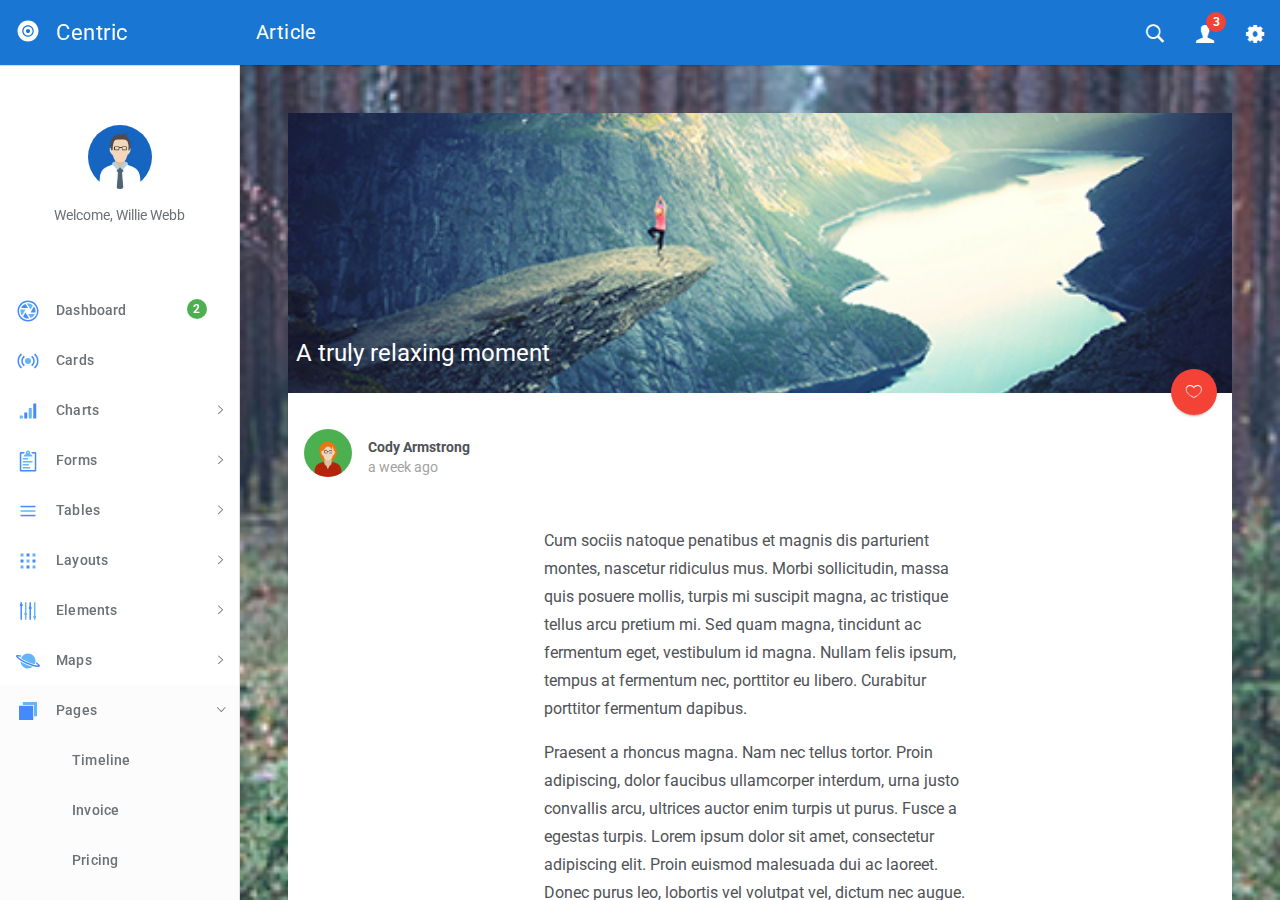
<file: src/blog.article.html>
<!DOCTYPE html>
<html lang="en">
  <head>
    <meta charset="utf-8">
    <meta name="viewport" content="width=device-width, initial-scale=1, maximum-scale=1">
    <meta name="description" content="Bootstrap Admin Template">
    <meta name="keywords" content="app, responsive, jquery, bootstrap, dashboard, admin">
    <title>Centric - Bootstrap Admin Template</title>
    <!-- Vendor styles-->
    <!-- build:css(../app) css/vendor.css-->
    <!-- Animate.CSS-->
    <link rel="stylesheet" href="assets/vendor/animate.css/animate.css">
    <!-- Bootstrap-->
    <link rel="stylesheet" href="assets/vendor/bootstrap/dist/css/bootstrap.min.css">
    <!-- Ionicons-->
    <link rel="stylesheet" href="assets/vendor/ionicons/css/ionicons.css">
    <!-- Bluimp Gallery-->
    <link rel="stylesheet" href="assets/vendor/blueimp-gallery/css/blueimp-gallery.css">
    <link rel="stylesheet" href="assets/vendor/blueimp-gallery/css/blueimp-gallery-indicator.css">
    <link rel="stylesheet" href="assets/vendor/blueimp-gallery/css/blueimp-gallery-video.css">
    <!-- Datepicker-->
    <link rel="stylesheet" href="assets/vendor/bootstrap-datepicker/dist/css/bootstrap-datepicker3.css">
    <!-- Rickshaw-->
    <link rel="stylesheet" href="assets/vendor/rickshaw/rickshaw.css">
    <!-- Select2-->
    <link rel="stylesheet" href="assets/vendor/select2/dist/css/select2.css">
    <!-- Clockpicker-->
    <link rel="stylesheet" href="assets/vendor/clockpicker/dist/bootstrap-clockpicker.css">
    <!-- Range Slider-->
    <link rel="stylesheet" href="assets/vendor/nouislider/distribute/nouislider.min.css">
    <!-- ColorPicker-->
    <link rel="stylesheet" href="assets/vendor/mjolnic-bootstrap-colorpicker/dist/css/bootstrap-colorpicker.css">
    <!-- Summernote-->
    <link rel="stylesheet" href="assets/vendor/summernote/dist/summernote.css">
    <!-- Dropzone-->
    <link rel="stylesheet" href="assets/vendor/dropzone/dist/basic.css">
    <link rel="stylesheet" href="assets/vendor/dropzone/dist/dropzone.css">
    <!-- Xeditable-->
    <link rel="stylesheet" href="assets/vendor/x-editable/dist/bootstrap3-editable/css/bootstrap-editable.css">
    <!-- Bootgrid-->
    <link rel="stylesheet" href="assets/vendor/jquery.bootgrid/dist/jquery.bootgrid.css">
    <!-- Datatables-->
    <link rel="stylesheet" href="assets/vendor/datatables/media/css/jquery.dataTables.css">
    <!-- Sweet Alert-->
    <link rel="stylesheet" href="assets/vendor/sweetalert/dist/sweetalert.css">
    <!-- Loaders.CSS-->
    <link rel="stylesheet" href="assets/vendor/loaders.css/loaders.css">
    <!-- Material Floating Button-->
    <link rel="stylesheet" href="assets/vendor/ng-material-floating-button/mfb/dist/mfb.css">
    <!-- Material Colors-->
    <link rel="stylesheet" href="assets/vendor/material-colors/dist/colors.css">
    <!-- endbuild-->
    <!-- Application styles-->
    <link rel="stylesheet" href="assets/css/app.css">
  </head>
  <body class="theme-1">
    <div class="layout-container">
      <!-- top navbar-->
      <header class="header-container">
        <nav>
          <ul class="visible-xs visible-sm">
            <li><a id="sidebar-toggler" href="#" class="menu-link menu-link-slide"><span><em></em></span></a></li>
          </ul>
          <ul class="hidden-xs">
            <li><a id="offcanvas-toggler" href="#" class="menu-link menu-link-slide"><span><em></em></span></a></li>
          </ul>
          <h2 class="header-title">Article</h2>
          <ul class="pull-right">
            <li><a id="header-search" href="#" class="ripple"><em class="ion-ios-search-strong"></em></a></li>
            <li class="dropdown"><a href="#" data-toggle="dropdown" class="dropdown-toggle has-badge ripple"><em class="ion-person"></em><sup class="badge bg-danger">3</sup></a>
              <ul class="dropdown-menu dropdown-menu-right md-dropdown-menu">
                <li><a href="profile.html"><em class="ion-home icon-fw"></em>Profile</a></li>
                <li><a href="messages.html"><em class="ion-gear-a icon-fw"></em>Messages</a></li>
                <li role="presentation" class="divider"></li>
                <li><a href="user.login.html"><em class="ion-log-out icon-fw"></em>Logout</a></li>
              </ul>
            </li>
            <li><a id="header-settings" href="#" class="ripple"><em class="ion-gear-b"></em></a></li>
          </ul>
        </nav>
      </header>
      <!-- sidebar-->
      <aside class="sidebar-container">
        <div class="sidebar-header">
          <div class="pull-right pt-lg text-muted hidden"><em class="ion-close-round"></em></div><a href="#" class="sidebar-header-logo"><img src="assets/img/logo.png" data-svg-replace="assets/img/logo.svg" alt="Logo"><span class="sidebar-header-logo-text">Centric</span></a>
        </div>
        <div class="sidebar-content">
          <div class="sidebar-toolbar text-center"><a href=""><img src="assets/img/user/01.jpg" alt="Profile" class="img-circle thumb64"></a>
            <div class="mt">Welcome, Willie Webb</div>
          </div>
          <nav class="sidebar-nav">
            <ul>
              <li><a href="dashboard.html" class="ripple"><span class="pull-right nav-label"><span class="badge bg-success">2</span></span><span class="nav-icon"><img src="" data-svg-replace="assets/img/icons/aperture.svg" alt="MenuItem" class="hidden"></span><span>Dashboard</span></a></li>
              <li><a href="cards.html" class="ripple"><span class="pull-right nav-label"></span><span class="nav-icon"><img src="" data-svg-replace="assets/img/icons/radio-waves.svg" alt="MenuItem" class="hidden"></span><span>Cards</span></a></li>
              <li><a href="#" class="ripple"><span class="pull-right nav-caret"><em class="ion-ios-arrow-right"></em></span><span class="pull-right nav-label"></span><span class="nav-icon"><img src="" data-svg-replace="assets/img/icons/connection-bars.svg" alt="MenuItem" class="hidden"></span><span>Charts</span></a>
                <ul class="sidebar-subnav">
                  <li><a href="flot.html" class="ripple"><span class="pull-right nav-label"></span><span>Flot</span></a></li>
                  <li><a href="radial.html" class="ripple"><span class="pull-right nav-label"></span><span>Radial</span></a></li>
                  <li><a href="rickshaw.html" class="ripple"><span class="pull-right nav-label"></span><span>Rickshaw</span></a></li>
                </ul>
              </li>
              <li><a href="#" class="ripple"><span class="pull-right nav-caret"><em class="ion-ios-arrow-right"></em></span><span class="pull-right nav-label"></span><span class="nav-icon"><img src="" data-svg-replace="assets/img/icons/clipboard.svg" alt="MenuItem" class="hidden"></span><span>Forms</span></a>
                <ul class="sidebar-subnav">
                  <li><a href="forms.classic.html" class="ripple"><span class="pull-right nav-label"></span><span>Classic</span></a></li>
                  <li><a href="validation.html" class="ripple"><span class="pull-right nav-label"></span><span>Validation</span></a></li>
                  <li><a href="forms.advanced.html" class="ripple"><span class="pull-right nav-label"></span><span>Advanced</span></a></li>
                  <li><a href="material.html" class="ripple"><span class="pull-right nav-label"></span><span>Material</span></a></li>
                  <li><a href="editor.html" class="ripple"><span class="pull-right nav-label"></span><span>Editors</span></a></li>
                  <li><a href="dropzone.html" class="ripple"><span class="pull-right nav-label"></span><span>Dropzone</span></a></li>
                  <li><a href="xeditable.html" class="ripple"><span class="pull-right nav-label"></span><span>xEditable</span></a></li>
                  <li><a href="wizard.html" class="ripple"><span class="pull-right nav-label"></span><span>Wizard</span></a></li>
                </ul>
              </li>
              <li><a href="#" class="ripple"><span class="pull-right nav-caret"><em class="ion-ios-arrow-right"></em></span><span class="pull-right nav-label"></span><span class="nav-icon"><img src="" data-svg-replace="assets/img/icons/navicon.svg" alt="MenuItem" class="hidden"></span><span>Tables</span></a>
                <ul id="tables" class="sidebar-subnav">
                  <li><a href="tables.classic.html" class="ripple"><span class="pull-right nav-label"></span><span>Classic</span></a></li>
                  <li><a href="datatable.html" class="ripple"><span class="pull-right nav-label"></span><span>Datatable</span></a></li>
                  <li><a href="bootgrid.html" class="ripple"><span class="pull-right nav-label"></span><span>Bootgrid</span></a></li>
                </ul>
              </li>
              <li><a href="#" class="ripple"><span class="pull-right nav-caret"><em class="ion-ios-arrow-right"></em></span><span class="pull-right nav-label"></span><span class="nav-icon"><img src="" data-svg-replace="assets/img/icons/grid.svg" alt="MenuItem" class="hidden"></span><span>Layouts</span></a>
                <ul id="layouts" class="sidebar-subnav">
                  <li><a href="layouts.columns.html" class="ripple"><span class="pull-right nav-label"></span><span>Columns</span></a></li>
                  <li><a href="layouts.overlap.html" class="ripple"><span class="pull-right nav-label"></span><span>Overlap</span></a></li>
                  <li><a href="layouts.boxed.html" class="ripple"><span class="pull-right nav-label"></span><span>Boxed</span></a></li>
                  <li><a href="layouts.tabs.html" class="ripple"><span class="pull-right nav-label"></span><span>Tabs</span></a></li>
                  <li><a href="layouts.containers.html" class="ripple"><span class="pull-right nav-label"></span><span>Containers</span></a></li>
                </ul>
              </li>
              <li><a href="#" class="ripple"><span class="pull-right nav-caret"><em class="ion-ios-arrow-right"></em></span><span class="pull-right nav-label"></span><span class="nav-icon"><img src="" data-svg-replace="assets/img/icons/levels.svg" alt="MenuItem" class="hidden"></span><span>Elements</span></a>
                <ul id="elements" class="sidebar-subnav">
                  <li><a href="colors.html" class="ripple"><span class="pull-right nav-label"></span><span>Colors</span></a></li>
                  <li><a href="whiteframes.html" class="ripple"><span class="pull-right nav-label"></span><span>Whiteframes</span></a></li>
                  <li><a href="lists.html" class="ripple"><span class="pull-right nav-label"></span><span>Lists</span></a></li>
                  <li><a href="bootstrapui.html" class="ripple"><span class="pull-right nav-label"></span><span>Bootstrap</span></a></li>
                  <li><a href="buttons.html" class="ripple"><span class="pull-right nav-label"></span><span>Buttons</span></a></li>
                  <li><a href="sweetalert.html"><span class="pull-right nav-label"></span><span>Sweet-alert</span></a></li>
                  <li><a href="spinners.html" class="ripple"><span class="pull-right nav-label"></span><span>Spinners</span></a></li>
                  <li><a href="nestable.html" class="ripple"><span class="pull-right nav-label"></span><span>Nestable</span></a></li>
                  <li><a href="grid.html" class="ripple"><span class="pull-right nav-label"></span><span>Grid</span></a></li>
                  <li><a href="grid-masonry.html" class="ripple"><span class="pull-right nav-label"></span><span>Grid Masonry</span></a></li>
                  <li><a href="typography.html" class="ripple"><span class="pull-right nav-label"></span><span>Typography</span></a></li>
                  <li><a href="icons.html" class="ripple"><span class="pull-right nav-label"></span><span>Icons</span></a></li>
                  <li><a href="utilities.html" class="ripple"><span class="pull-right nav-label"></span><span>Utilities</span></a></li>
                </ul>
              </li>
              <li><a href="#" class="ripple"><span class="pull-right nav-caret"><em class="ion-ios-arrow-right"></em></span><span class="pull-right nav-label"></span><span class="nav-icon"><img src="" data-svg-replace="assets/img/icons/planet.svg" alt="MenuItem" class="hidden"></span><span>Maps</span></a>
                <ul id="maps" class="sidebar-subnav">
                  <li><a href="google-map-full.html" class="ripple"><span class="pull-right nav-label"></span><span>Google Maps Full</span></a></li>
                  <li><a href="google-map.html" class="ripple"><span class="pull-right nav-label"></span><span>Google Maps</span></a></li>
                  <li><a href="vector-map.html" class="ripple"><span class="pull-right nav-label"></span><span>Vector Maps</span></a></li>
                  <li><a href="datamaps.html" class="ripple"><span class="pull-right nav-label"></span><span>Datamaps</span></a></li>
                </ul>
              </li>
              <li><a href="#" class="ripple"><span class="pull-right nav-caret"><em class="ion-ios-arrow-right"></em></span><span class="pull-right nav-label"></span><span class="nav-icon"><img src="" data-svg-replace="assets/img/icons/ios-browsers.svg" alt="MenuItem" class="hidden"></span><span>Pages</span></a>
                <ul id="pages" class="sidebar-subnav">
                  <li><a href="timeline.html" class="ripple"><span class="pull-right nav-label"></span><span>Timeline</span></a></li>
                  <li><a href="invoice.html" class="ripple"><span class="pull-right nav-label"></span><span>Invoice</span></a></li>
                  <li><a href="pricing.html" class="ripple"><span class="pull-right nav-label"></span><span>Pricing</span></a></li>
                  <li><a href="contacts.html" class="ripple"><span class="pull-right nav-label"></span><span>Contacts</span></a></li>
                  <li><a href="faq.html" class="ripple"><span class="pull-right nav-label"></span><span>FAQ</span></a></li>
                  <li><a href="projects.html" class="ripple"><span class="pull-right nav-label"></span><span>Projects</span></a></li>
                  <li><a href="blog.html" class="ripple"><span class="pull-right nav-label"></span><span>Blog</span></a></li>
                  <li><a href="blog.article.html" class="ripple"><span class="pull-right nav-label"></span><span>Article</span></a></li>
                  <li><a href="profile.html" class="ripple"><span class="pull-right nav-label"></span><span>Profile</span></a></li>
                  <li><a href="gallery.html" class="ripple"><span class="pull-right nav-label"></span><span>Gallery</span></a></li>
                  <li><a href="wall.html" class="ripple"><span class="pull-right nav-label"></span><span>Wall</span></a></li>
                  <li><a href="search.html" class="ripple"><span class="pull-right nav-label"></span><span>Search</span></a></li>
                  <li><a href="messages.html" class="ripple"><span class="pull-right nav-label"></span><span>Messages Board</span></a></li>
                </ul>
              </li>
              <li><a href="#" class="ripple"><span class="pull-right nav-caret"><em class="ion-ios-arrow-right"></em></span><span class="pull-right nav-label"></span><span class="nav-icon"><img src="" data-svg-replace="assets/img/icons/person-stalker.svg" alt="MenuItem" class="hidden"></span><span>User</span></a>
                <ul id="user" class="sidebar-subnav">
                  <li><a href="login.html" class="ripple"><span class="pull-right nav-label"></span><span>Login</span></a></li>
                  <li><a href="signup.html" class="ripple"><span class="pull-right nav-label"></span><span>Signup</span></a></li>
                  <li><a href="lock.html" class="ripple"><span class="pull-right nav-label"></span><span>Lock</span></a></li>
                  <li><a href="recover.html" class="ripple"><span class="pull-right nav-label"></span><span>Recover</span></a></li>
                </ul>
              </li>
              <li><a href="../../angularjs/" class="ripple"><span class="nav-icon"><em class="ion-android-open"></em></span><span>AngularJS</span></a></li>
            </ul>
          </nav>
        </div>
      </aside>
      <div class="sidebar-layout-obfuscator"></div>
      <!-- Main section-->
      <main class="main-container">
        <!-- Page content-->
        <section>
          <div class="container-fluid bg-full bg-pic1">
            <div class="container container-md">
              <div class="card animated fadeInUp b0">
                <div class="card-item card-media bg-pic4">
                  <div class="card-item-text bg-transparent">
                    <h4>A truly relaxing moment</h4>
                  </div>
                </div>
                <div class="card-offset">
                  <div class="card-offset-item text-right">
                    <button type="button" class="btn-raised btn btn-danger btn-circle btn-lg"><em class="ion-ios-heart-outline"></em></button>
                  </div>
                </div>
                <div class="card-body pt0">
                  <div class="clearfix">
                    <p class="pull-left mr"><a href="#"><img src="assets/img/user/02.jpg" alt="User" class="img-circle thumb48"></a></p>
                    <div class="oh">
                      <div class="mt-sm"><strong class="mr-sm">Cody Armstrong</strong></div>
                      <div class="clearfix">
                        <div class="pull-left text-muted"><span>a week ago</span></div>
                      </div>
                    </div>
                  </div>
                  <div class="container container-xs reader-block">
                    <p>Cum sociis natoque penatibus et magnis dis parturient montes, nascetur ridiculus mus. Morbi sollicitudin, massa quis posuere mollis, turpis mi suscipit magna, ac tristique tellus arcu pretium mi. Sed quam magna, tincidunt ac fermentum eget, vestibulum id magna. Nullam felis ipsum, tempus at fermentum nec, porttitor eu libero. Curabitur porttitor fermentum dapibus.</p>
                    <p>Praesent a rhoncus magna. Nam nec tellus tortor. Proin adipiscing, dolor faucibus ullamcorper interdum, urna justo convallis arcu, ultrices auctor enim turpis ut purus. Fusce a egestas turpis. Lorem ipsum dolor sit amet, consectetur adipiscing elit. Proin euismod malesuada dui ac laoreet. Donec purus leo, lobortis vel volutpat vel, dictum nec augue. Proin ullamcorper lectus ut libero blandit pretium.</p>
                    <p class="text-center"><img src="assets/img/pic5.jpg" alt="Article Image" class="img-thumbnail"></p>
                    <p>Cras fringilla ipsum sed elit sodales malesuada. Nam sem magna, tristique non facilisis a, porta ut elit. Vestibulum mauris nisl, dictum vitae dapibus iaculis, tempor sed libero. Ut vestibulum est eget justo facilisis ullamcorper. Pellentesque sodales aliquam lorem, eu tempor enim pretium ac. Aliquam vitae purus dolor. Etiam odio ante, placerat eu accumsan ut, consectetur vel mi. Ut eu aliquam orci.</p>
                  </div>
                </div>
                <div class="card-body bg-gray-lighter">
                  <form action="" class="mt">
                    <div class="input-group mda-input-group">
                      <div class="mda-form-group float-label">
                        <div class="mda-form-control">
                          <textarea rows="1" aria-multiline="true" tabindex="0" aria-invalid="false" class="form-control"></textarea>
                          <div class="mda-form-control-line"></div>
                          <label class="m0">Comments</label>
                        </div><span class="mda-form-msg right">Any message here</span>
                      </div><span class="input-group-btn">
                        <button type="button" class="btn btn-flat btn-success btn-circle"><em class="ion-checkmark-round"></em></button></span>
                    </div>
                  </form>
                  <div class="mt">
                    <div class="media">
                      <div class="media-left"><a href="#"><img src="assets/img/user/01.jpg" alt="Image Post" class="media-object img-circle thumb48"></a></div>
                      <div class="media-body">
                        <h6 class="mt0 mb-sm">Joel Murray<small class="text-muted">2 days ago</small></h6>
                        <div class="mb">Pellentesque mauris orci, lobortis in tristique mollis, consequat eu magna.</div>
                        <ul class="list-inline">
                          <li><a href="#" class="text-soft"><em class="ion-thumbsup icon-2x"></em></a></li>
                          <li><a href="#" class="text-soft"><em class="ion-thumbsdown icon-2x"></em></a></li>
                          <li><a href="#" class="text-soft"><em class="ion-android-share-alt icon-2x"></em></a></li>
                        </ul>
                      </div>
                    </div>
                    <div class="media">
                      <div class="media-left"><a href="#"><img src="assets/img/user/02.jpg" alt="Image Post" class="media-object img-circle thumb48"></a></div>
                      <div class="media-body">
                        <h6 class="mt0 mb-sm">Daryl Parker<small class="text-muted">2 days ago</small></h6>
                        <div class="mb">Duis elit dolor, gravida vitae varius in, viverra eu nibh. In sit amet accumsan arcu.</div>
                        <ul class="list-inline">
                          <li><a href="#" class="text-soft"><em class="ion-thumbsup icon-2x"></em></a></li>
                          <li><a href="#" class="text-soft"><em class="ion-thumbsdown icon-2x"></em></a></li>
                          <li><a href="#" class="text-soft"><em class="ion-android-share-alt icon-2x"></em></a></li>
                        </ul>
                        <div class="media">
                          <div class="media-left"><a href="#"><img src="assets/img/user/03.jpg" alt="Image Post" class="media-object img-circle thumb48"></a></div>
                          <div class="media-body">
                            <h6 class="mt0 mb-sm">Eddie Kelly<small class="text-muted">2 days ago</small></h6>
                            <div class="mb">Pellentesque habitant morbi tristique senectus et netus et malesuada fames ac turpis egestas. Nulla condimentum viverra vestibulum. Fusce eleifend ornare ante at dignissim.</div>
                            <ul class="list-inline">
                              <li><a href="#" class="text-soft"><em class="ion-thumbsup icon-2x"></em></a></li>
                              <li><a href="#" class="text-soft"><em class="ion-thumbsdown icon-2x"></em></a></li>
                              <li><a href="#" class="text-soft"><em class="ion-android-share-alt icon-2x"></em></a></li>
                            </ul>
                          </div>
                        </div>
                      </div>
                    </div>
                  </div>
                </div>
              </div>
              <div class="clearfix mv-lg">
                <h5 class="pull-left"><a href="#" class="btn btn-circle btn-default"><em class="ion-ios-arrow-thin-left icon-2x"></em></a><span class="ml text-white">Older</span></h5>
                <h5 class="pull-right"><span class="mr text-white">Newer</span><a href="#" class="btn btn-circle btn-default"><em class="ion-ios-arrow-thin-right icon-2x"></em></a></h5>
              </div>
            </div>
          </div>
        </section>
        <!-- Page footer-->
        <footer><span>2017 - Centric app.</span></footer>
      </main>
    </div>
    <!-- Search template-->
    <div tabindex="-1" role="dialog" class="modal modal-top fade modal-search">
      <div class="modal-dialog">
        <div class="modal-content">
          <div class="modal-body">
            <div class="pull-left">
              <button type="button" data-dismiss="modal" class="btn btn-flat"><em class="ion-arrow-left-c icon-24"></em></button>
            </div>
            <div class="pull-right">
              <button type="button" class="btn btn-flat"><em class="ion-android-microphone icon-24"></em></button>
            </div>
            <form action="#" class="oh">
              <div class="mda-form-control pt0">
                <input type="text" placeholder="Search.." data-localize="header.SEARCH" class="form-control header-input-search">
                <div class="mda-form-control-line"></div>
              </div>
            </form>
          </div>
        </div>
      </div>
    </div>
    <!-- End Search template-->
    <!-- Settings template-->
    <div tabindex="-1" role="dialog" class="modal-settings modal modal-right fade">
      <div class="modal-dialog modal-lg">
        <div class="modal-content">
          <div class="modal-header">
            <div data-dismiss="modal" class="pull-right clickable"><em class="ion-close-round text-soft"></em></div>
            <h4 class="modal-title"><span>Settings</span></h4>
          </div>
          <div class="modal-body">
            <div class="clearfix mb">
              <div class="pull-left wd-tiny mb">
                <div class="setting-color">
                  <label class="preview-theme-1">
                    <input type="radio" checked="checked" name="setting-theme" value="0"><span class="ion-checkmark-round"></span>
                    <div class="t-grid">
                      <div class="t-row">
                        <div class="t-col preview-header"></div>
                        <div class="t-col preview-sidebar"></div>
                        <div class="t-col preview-content"></div>
                      </div>
                    </div>
                  </label>
                </div>
              </div>
              <div class="pull-left wd-tiny mb">
                <div class="setting-color">
                  <label class="preview-theme-2">
                    <input type="radio" name="setting-theme" value="1"><span class="ion-checkmark-round"></span>
                    <div class="t-grid">
                      <div class="t-row">
                        <div class="t-col preview-header"></div>
                        <div class="t-col preview-sidebar"></div>
                        <div class="t-col preview-content"></div>
                      </div>
                    </div>
                  </label>
                </div>
              </div>
              <div class="pull-left wd-tiny mb">
                <div class="setting-color">
                  <label class="preview-theme-3">
                    <input type="radio" name="setting-theme" value="2"><span class="ion-checkmark-round"></span>
                    <div class="t-grid">
                      <div class="t-row">
                        <div class="t-col preview-header"></div>
                        <div class="t-col preview-sidebar"></div>
                        <div class="t-col preview-content"></div>
                      </div>
                    </div>
                  </label>
                </div>
              </div>
              <div class="pull-left wd-tiny mb">
                <div class="setting-color">
                  <label class="preview-theme-4">
                    <input type="radio" name="setting-theme" value="3"><span class="ion-checkmark-round"></span>
                    <div class="t-grid">
                      <div class="t-row">
                        <div class="t-col preview-header"></div>
                        <div class="t-col preview-sidebar"></div>
                        <div class="t-col preview-content"></div>
                      </div>
                    </div>
                  </label>
                </div>
              </div>
              <div class="pull-left wd-tiny mb">
                <div class="setting-color">
                  <label class="preview-theme-5">
                    <input type="radio" name="setting-theme" value="4"><span class="ion-checkmark-round"></span>
                    <div class="t-grid">
                      <div class="t-row">
                        <div class="t-col preview-header"></div>
                        <div class="t-col preview-sidebar"></div>
                        <div class="t-col preview-content"></div>
                      </div>
                    </div>
                  </label>
                </div>
              </div>
              <div class="pull-left wd-tiny mb">
                <div class="setting-color">
                  <label class="preview-theme-6">
                    <input type="radio" name="setting-theme" value="5"><span class="ion-checkmark-round"></span>
                    <div class="t-grid">
                      <div class="t-row">
                        <div class="t-col preview-header"></div>
                        <div class="t-col preview-sidebar"></div>
                        <div class="t-col preview-content"></div>
                      </div>
                    </div>
                  </label>
                </div>
              </div>
              <div class="pull-left wd-tiny mb">
                <div class="setting-color">
                  <label class="preview-theme-7">
                    <input type="radio" name="setting-theme" value="6"><span class="ion-checkmark-round"></span>
                    <div class="t-grid">
                      <div class="t-row">
                        <div class="t-col preview-header"></div>
                        <div class="t-col preview-sidebar"></div>
                        <div class="t-col preview-content"></div>
                      </div>
                    </div>
                  </label>
                </div>
              </div>
              <div class="pull-left wd-tiny mb">
                <div class="setting-color">
                  <label class="preview-theme-8">
                    <input type="radio" name="setting-theme" value="7"><span class="ion-checkmark-round"></span>
                    <div class="t-grid">
                      <div class="t-row">
                        <div class="t-col preview-header"></div>
                        <div class="t-col preview-sidebar"></div>
                        <div class="t-col preview-content"></div>
                      </div>
                    </div>
                  </label>
                </div>
              </div>
              <div class="pull-left wd-tiny mb">
                <div class="setting-color">
                  <label class="preview-theme-9">
                    <input type="radio" name="setting-theme" value="8"><span class="ion-checkmark-round"></span>
                    <div class="t-grid">
                      <div class="t-row">
                        <div class="t-col preview-header"></div>
                        <div class="t-col preview-sidebar"></div>
                        <div class="t-col preview-content"></div>
                      </div>
                    </div>
                  </label>
                </div>
              </div>
            </div>
            <hr>
            <p>
              <label class="mda-checkbox">
                <input id="sidebar-showheader" type="checkbox" checked=""><em class="bg-indigo-500"></em>Sidebar header
              </label>
            </p>
            <p>
              <label class="mda-checkbox">
                <input id="sidebar-showtoolbar" type="checkbox" checked=""><em class="bg-indigo-500"></em>Sidebar toolbar
              </label>
            </p>
            <p>
              <label class="mda-checkbox">
                <input id="sidebar-offcanvas" type="checkbox"><em class="bg-indigo-500"></em>Sidebar offcanvas
              </label>
            </p>
            <hr>
            <p>Navigation icon</p>
            <p>
              <label class="mda-radio">
                <input type="radio" name="headerMenulink" value="menu-link-close"><em class="bg-indigo-500"></em>Close icon
              </label>
            </p>
            <p>
              <label class="mda-radio">
                <input type="radio" checked="" name="headerMenulink" value="menu-link-slide"><em class="bg-indigo-500"></em>Slide arrow
              </label>
            </p>
            <p>
              <label class="mda-radio">
                <input type="radio" name="headerMenulink" value="menu-link-arrow"><em class="bg-indigo-500"></em>Big arrow
              </label>
            </p>
            <hr>
            <button type="button" data-toggle-fullscreen="" class="btn btn-default btn-raised">Toggle fullscreen</button>
            <hr>
            <p>Change language</p>
            <!-- START Language list-->
            <div class="btn-group">
              <button type="button" data-toggle="dropdown" class="btn btn-default btn-block btn-raised">English</button>
              <ul role="menu" class="dropdown-menu dropdown-menu-right animated fadeInUpShort">
                <li><a href="#" data-set-lang="en">English</a></li>
                <li><a href="#" data-set-lang="es">Spanish</a></li>
              </ul>
            </div>
            <!-- END Language list-->
          </div>
        </div>
      </div>
    </div>
    <!-- End Settings template-->
    <!-- Google Maps API-->
    <script type="text/javascript" src="http://maps.google.com/maps/api/js?key=AIzaSyD_MleSHludEfiKUi1CCyumkv74Pm4u8Is"></script>
    <!-- build:js(../app) js/vendor.js-->
    <!-- Modernizr-->
    <script src="assets/vendor/modernizr/modernizr.custom.js"></script>
    <!-- jQuery-->
    <script src="assets/vendor/jquery/dist/jquery.js"></script>
    <!-- Bootstrap-->
    <script src="assets/vendor/bootstrap/dist/js/bootstrap.js"></script>
    <!-- jQuery Browser-->
    <script src="assets/vendor/jquery.browser/dist/jquery.browser.js"></script>
    <!-- Material Colors-->
    <script src="assets/vendor/material-colors/dist/colors.js"></script>
    <!-- Bootstrap Filestyle-->
    <script src="assets/vendor/bootstrap-filestyle/src/bootstrap-filestyle.js"></script>
    <!-- Flot charts-->
    <script src="assets/vendor/flot/jquery.flot.js"></script>
    <script src="assets/vendor/flot/jquery.flot.categories.js"></script>
    <script src="assets/vendor/flot-spline/js/jquery.flot.spline.js"></script>
    <script src="assets/vendor/flot.tooltip/js/jquery.flot.tooltip.js"></script>
    <script src="assets/vendor/flot/jquery.flot.resize.js"></script>
    <script src="assets/vendor/flot/jquery.flot.pie.js"></script>
    <script src="assets/vendor/flot/jquery.flot.time.js"></script>
    <script src="assets/vendor/sidebysideimproved/jquery.flot.orderBars.js"></script>
    <!-- jVector Maps-->
    <script src="assets/vendor/ika.jvectormap/jquery-jvectormap-1.2.2.min.js"></script>
    <script src="assets/vendor/ika.jvectormap/jquery-jvectormap-us-mill-en.js"></script>
    <script src="assets/vendor/ika.jvectormap/jquery-jvectormap-world-mill-en.js"></script>
    <!-- Easypie Charts-->
    <script src="assets/vendor/jquery.easy-pie-chart/dist/jquery.easypiechart.js"></script>
    <!-- Screenfull-->
    <script src="assets/vendor/screenfull/dist/screenfull.js"></script>
    <!-- Sparkline-->
    <script src="assets/vendor/sparkline/index.js"></script>
    <!-- Datepicker-->
    <script src="assets/vendor/bootstrap-datepicker/js/bootstrap-datepicker.js"></script>
    <!-- jQuery Knob charts-->
    <script src="assets/vendor/jquery-knob/js/jquery.knob.js"></script>
    <!-- Rickshaw-->
    <script src="assets/vendor/d3/d3.js"></script>
    <script src="assets/vendor/rickshaw/rickshaw.js"></script>
    <!-- jQuery Form Validation-->
    <script src="assets/vendor/jquery-validation/dist/jquery.validate.js"></script>
    <script src="assets/vendor/jquery-validation/dist/additional-methods.js"></script>
    <!-- JQUERY STEPS-->
    <script src="assets/vendor/jquery.steps/build/jquery.steps.js"></script>
    <!-- Select2-->
    <script src="assets/vendor/select2/dist/js/select2.js"></script>
    <!-- Clockpicker-->
    <script src="assets/vendor/clockpicker/dist/bootstrap-clockpicker.js"></script>
    <!-- Range Slider-->
    <script src="assets/vendor/nouislider/distribute/nouislider.js"></script>
    <!-- ColorPicker-->
    <script src="assets/vendor/mjolnic-bootstrap-colorpicker/dist/js/bootstrap-colorpicker.js"></script>
    <!-- Summernote-->
    <script src="assets/vendor/summernote/dist/summernote.js"></script>
    <!-- Dropzone-->
    <script src="assets/vendor/dropzone/dist/dropzone.js"></script>
    <!-- Xeditable-->
    <script src="assets/vendor/x-editable/dist/bootstrap3-editable/js/bootstrap-editable.js"></script>
    <!-- Momentjs-->
    <script src="assets/vendor/moment/min/moment-with-locales.js"></script>
    <!-- Google Maps-->
    <script src="assets/vendor/gmaps/gmaps.js"></script>
    <!-- Bootgrid-->
    <script src="assets/vendor/jquery.bootgrid/dist/jquery.bootgrid.js"></script>
    <script src="assets/vendor/jquery.bootgrid/dist/jquery.bootgrid.fa.js"></script>
    <!-- Datatables-->
    <script src="assets/vendor/datatables/media/js/jquery.dataTables.js"></script>
    <!-- Nestable-->
    <script src="assets/vendor/nestable/jquery.nestable.js"></script>
    <!-- Sweet Alert-->
    <script src="assets/vendor/sweetalert/dist/sweetalert-dev.js"></script>
    <!-- Masonry-->
    <script src="assets/vendor/masonry/dist/masonry.pkgd.js"></script>
    <!-- Images Loaded-->
    <script src="assets/vendor/imagesloaded/imagesloaded.pkgd.js"></script>
    <!-- Loaders.CSS-->
    <script src="assets/vendor/loaders.css/loaders.css.js"></script>
    <!-- jQuery Localize-->
    <script src="assets/vendor/jquery-localize-i18n/dist/jquery.localize.js"></script>
    <!-- Blueimp Gallery-->
    <script src="assets/vendor/blueimp-gallery/js/blueimp-helper.js"></script>
    <script src="assets/vendor/blueimp-gallery/js/blueimp-gallery.js"></script>
    <script src="assets/vendor/blueimp-gallery/js/blueimp-gallery-fullscreen.js"></script>
    <script src="assets/vendor/blueimp-gallery/js/blueimp-gallery-indicator.js"></script>
    <script src="assets/vendor/blueimp-gallery/js/blueimp-gallery-video.js"></script>
    <script src="assets/vendor/blueimp-gallery/js/blueimp-gallery-vimeo.js"></script>
    <script src="assets/vendor/blueimp-gallery/js/blueimp-gallery-youtube.js"></script>
    <script src="assets/vendor/blueimp-gallery/js/jquery.blueimp-gallery.js"></script>
    <!-- Datamaps-->
    <script src="assets/vendor/topojson/topojson.min.js"></script>
    <script src="assets/vendor/datamaps/dist/datamaps.all.js"></script>
    <!-- endbuild-->
    <!-- App script-->
    <script src="assets/js/app.js"></script>
  </body>
</html>
</file>
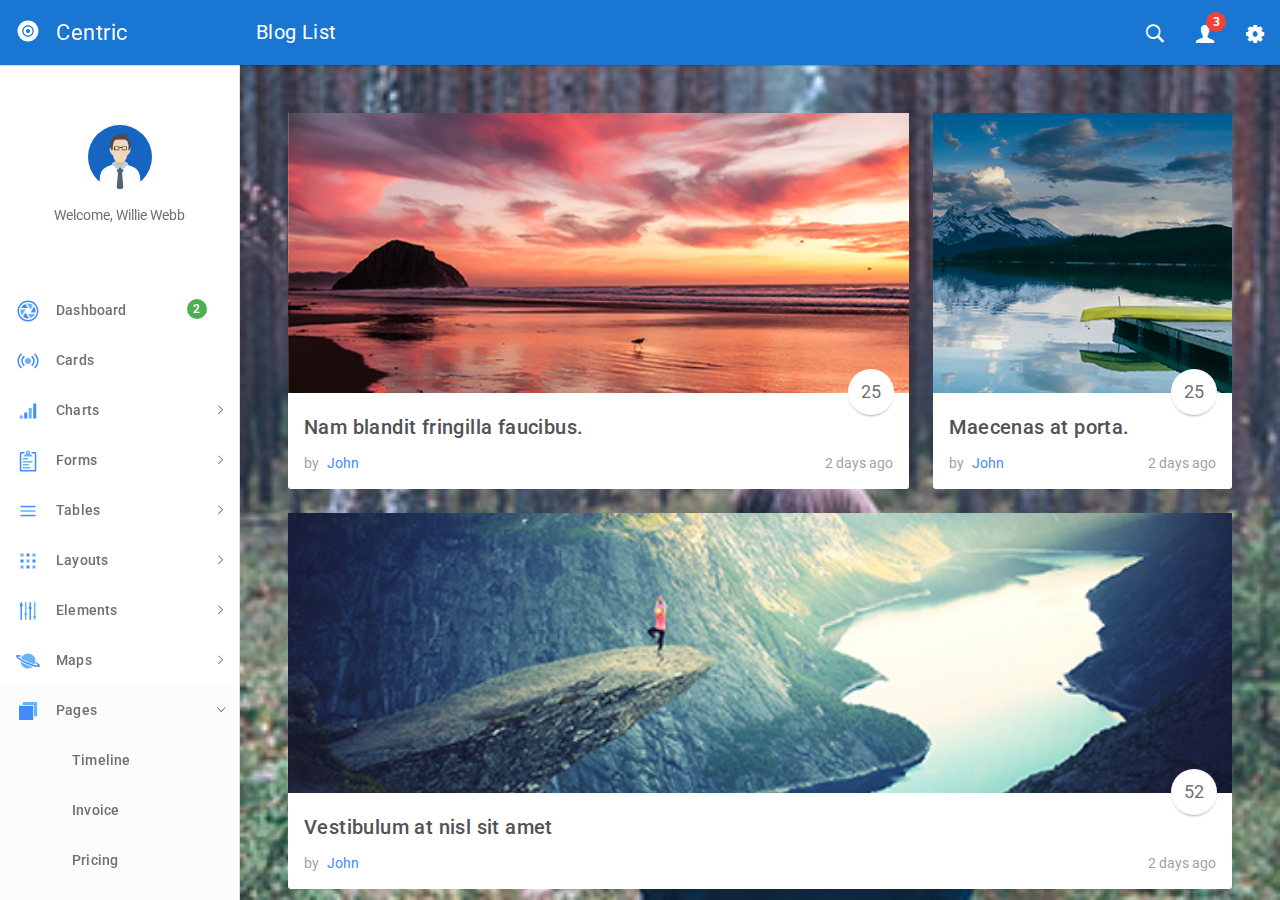
<file: src/blog.html>
<!DOCTYPE html>
<html lang="en">
  <head>
    <meta charset="utf-8">
    <meta name="viewport" content="width=device-width, initial-scale=1, maximum-scale=1">
    <meta name="description" content="Bootstrap Admin Template">
    <meta name="keywords" content="app, responsive, jquery, bootstrap, dashboard, admin">
    <title>Centric - Bootstrap Admin Template</title>
    <!-- Vendor styles-->
    <!-- build:css(../app) css/vendor.css-->
    <!-- Animate.CSS-->
    <link rel="stylesheet" href="assets/vendor/animate.css/animate.css">
    <!-- Bootstrap-->
    <link rel="stylesheet" href="assets/vendor/bootstrap/dist/css/bootstrap.min.css">
    <!-- Ionicons-->
    <link rel="stylesheet" href="assets/vendor/ionicons/css/ionicons.css">
    <!-- Bluimp Gallery-->
    <link rel="stylesheet" href="assets/vendor/blueimp-gallery/css/blueimp-gallery.css">
    <link rel="stylesheet" href="assets/vendor/blueimp-gallery/css/blueimp-gallery-indicator.css">
    <link rel="stylesheet" href="assets/vendor/blueimp-gallery/css/blueimp-gallery-video.css">
    <!-- Datepicker-->
    <link rel="stylesheet" href="assets/vendor/bootstrap-datepicker/dist/css/bootstrap-datepicker3.css">
    <!-- Rickshaw-->
    <link rel="stylesheet" href="assets/vendor/rickshaw/rickshaw.css">
    <!-- Select2-->
    <link rel="stylesheet" href="assets/vendor/select2/dist/css/select2.css">
    <!-- Clockpicker-->
    <link rel="stylesheet" href="assets/vendor/clockpicker/dist/bootstrap-clockpicker.css">
    <!-- Range Slider-->
    <link rel="stylesheet" href="assets/vendor/nouislider/distribute/nouislider.min.css">
    <!-- ColorPicker-->
    <link rel="stylesheet" href="assets/vendor/mjolnic-bootstrap-colorpicker/dist/css/bootstrap-colorpicker.css">
    <!-- Summernote-->
    <link rel="stylesheet" href="assets/vendor/summernote/dist/summernote.css">
    <!-- Dropzone-->
    <link rel="stylesheet" href="assets/vendor/dropzone/dist/basic.css">
    <link rel="stylesheet" href="assets/vendor/dropzone/dist/dropzone.css">
    <!-- Xeditable-->
    <link rel="stylesheet" href="assets/vendor/x-editable/dist/bootstrap3-editable/css/bootstrap-editable.css">
    <!-- Bootgrid-->
    <link rel="stylesheet" href="assets/vendor/jquery.bootgrid/dist/jquery.bootgrid.css">
    <!-- Datatables-->
    <link rel="stylesheet" href="assets/vendor/datatables/media/css/jquery.dataTables.css">
    <!-- Sweet Alert-->
    <link rel="stylesheet" href="assets/vendor/sweetalert/dist/sweetalert.css">
    <!-- Loaders.CSS-->
    <link rel="stylesheet" href="assets/vendor/loaders.css/loaders.css">
    <!-- Material Floating Button-->
    <link rel="stylesheet" href="assets/vendor/ng-material-floating-button/mfb/dist/mfb.css">
    <!-- Material Colors-->
    <link rel="stylesheet" href="assets/vendor/material-colors/dist/colors.css">
    <!-- endbuild-->
    <!-- Application styles-->
    <link rel="stylesheet" href="assets/css/app.css">
  </head>
  <body class="theme-1">
    <div class="layout-container">
      <!-- top navbar-->
      <header class="header-container">
        <nav>
          <ul class="visible-xs visible-sm">
            <li><a id="sidebar-toggler" href="#" class="menu-link menu-link-slide"><span><em></em></span></a></li>
          </ul>
          <ul class="hidden-xs">
            <li><a id="offcanvas-toggler" href="#" class="menu-link menu-link-slide"><span><em></em></span></a></li>
          </ul>
          <h2 class="header-title">Blog List</h2>
          <ul class="pull-right">
            <li><a id="header-search" href="#" class="ripple"><em class="ion-ios-search-strong"></em></a></li>
            <li class="dropdown"><a href="#" data-toggle="dropdown" class="dropdown-toggle has-badge ripple"><em class="ion-person"></em><sup class="badge bg-danger">3</sup></a>
              <ul class="dropdown-menu dropdown-menu-right md-dropdown-menu">
                <li><a href="profile.html"><em class="ion-home icon-fw"></em>Profile</a></li>
                <li><a href="messages.html"><em class="ion-gear-a icon-fw"></em>Messages</a></li>
                <li role="presentation" class="divider"></li>
                <li><a href="user.login.html"><em class="ion-log-out icon-fw"></em>Logout</a></li>
              </ul>
            </li>
            <li><a id="header-settings" href="#" class="ripple"><em class="ion-gear-b"></em></a></li>
          </ul>
        </nav>
      </header>
      <!-- sidebar-->
      <aside class="sidebar-container">
        <div class="sidebar-header">
          <div class="pull-right pt-lg text-muted hidden"><em class="ion-close-round"></em></div><a href="#" class="sidebar-header-logo"><img src="assets/img/logo.png" data-svg-replace="assets/img/logo.svg" alt="Logo"><span class="sidebar-header-logo-text">Centric</span></a>
        </div>
        <div class="sidebar-content">
          <div class="sidebar-toolbar text-center"><a href=""><img src="assets/img/user/01.jpg" alt="Profile" class="img-circle thumb64"></a>
            <div class="mt">Welcome, Willie Webb</div>
          </div>
          <nav class="sidebar-nav">
            <ul>
              <li><a href="dashboard.html" class="ripple"><span class="pull-right nav-label"><span class="badge bg-success">2</span></span><span class="nav-icon"><img src="" data-svg-replace="assets/img/icons/aperture.svg" alt="MenuItem" class="hidden"></span><span>Dashboard</span></a></li>
              <li><a href="cards.html" class="ripple"><span class="pull-right nav-label"></span><span class="nav-icon"><img src="" data-svg-replace="assets/img/icons/radio-waves.svg" alt="MenuItem" class="hidden"></span><span>Cards</span></a></li>
              <li><a href="#" class="ripple"><span class="pull-right nav-caret"><em class="ion-ios-arrow-right"></em></span><span class="pull-right nav-label"></span><span class="nav-icon"><img src="" data-svg-replace="assets/img/icons/connection-bars.svg" alt="MenuItem" class="hidden"></span><span>Charts</span></a>
                <ul class="sidebar-subnav">
                  <li><a href="flot.html" class="ripple"><span class="pull-right nav-label"></span><span>Flot</span></a></li>
                  <li><a href="radial.html" class="ripple"><span class="pull-right nav-label"></span><span>Radial</span></a></li>
                  <li><a href="rickshaw.html" class="ripple"><span class="pull-right nav-label"></span><span>Rickshaw</span></a></li>
                </ul>
              </li>
              <li><a href="#" class="ripple"><span class="pull-right nav-caret"><em class="ion-ios-arrow-right"></em></span><span class="pull-right nav-label"></span><span class="nav-icon"><img src="" data-svg-replace="assets/img/icons/clipboard.svg" alt="MenuItem" class="hidden"></span><span>Forms</span></a>
                <ul class="sidebar-subnav">
                  <li><a href="forms.classic.html" class="ripple"><span class="pull-right nav-label"></span><span>Classic</span></a></li>
                  <li><a href="validation.html" class="ripple"><span class="pull-right nav-label"></span><span>Validation</span></a></li>
                  <li><a href="forms.advanced.html" class="ripple"><span class="pull-right nav-label"></span><span>Advanced</span></a></li>
                  <li><a href="material.html" class="ripple"><span class="pull-right nav-label"></span><span>Material</span></a></li>
                  <li><a href="editor.html" class="ripple"><span class="pull-right nav-label"></span><span>Editors</span></a></li>
                  <li><a href="dropzone.html" class="ripple"><span class="pull-right nav-label"></span><span>Dropzone</span></a></li>
                  <li><a href="xeditable.html" class="ripple"><span class="pull-right nav-label"></span><span>xEditable</span></a></li>
                  <li><a href="wizard.html" class="ripple"><span class="pull-right nav-label"></span><span>Wizard</span></a></li>
                </ul>
              </li>
              <li><a href="#" class="ripple"><span class="pull-right nav-caret"><em class="ion-ios-arrow-right"></em></span><span class="pull-right nav-label"></span><span class="nav-icon"><img src="" data-svg-replace="assets/img/icons/navicon.svg" alt="MenuItem" class="hidden"></span><span>Tables</span></a>
                <ul id="tables" class="sidebar-subnav">
                  <li><a href="tables.classic.html" class="ripple"><span class="pull-right nav-label"></span><span>Classic</span></a></li>
                  <li><a href="datatable.html" class="ripple"><span class="pull-right nav-label"></span><span>Datatable</span></a></li>
                  <li><a href="bootgrid.html" class="ripple"><span class="pull-right nav-label"></span><span>Bootgrid</span></a></li>
                </ul>
              </li>
              <li><a href="#" class="ripple"><span class="pull-right nav-caret"><em class="ion-ios-arrow-right"></em></span><span class="pull-right nav-label"></span><span class="nav-icon"><img src="" data-svg-replace="assets/img/icons/grid.svg" alt="MenuItem" class="hidden"></span><span>Layouts</span></a>
                <ul id="layouts" class="sidebar-subnav">
                  <li><a href="layouts.columns.html" class="ripple"><span class="pull-right nav-label"></span><span>Columns</span></a></li>
                  <li><a href="layouts.overlap.html" class="ripple"><span class="pull-right nav-label"></span><span>Overlap</span></a></li>
                  <li><a href="layouts.boxed.html" class="ripple"><span class="pull-right nav-label"></span><span>Boxed</span></a></li>
                  <li><a href="layouts.tabs.html" class="ripple"><span class="pull-right nav-label"></span><span>Tabs</span></a></li>
                  <li><a href="layouts.containers.html" class="ripple"><span class="pull-right nav-label"></span><span>Containers</span></a></li>
                </ul>
              </li>
              <li><a href="#" class="ripple"><span class="pull-right nav-caret"><em class="ion-ios-arrow-right"></em></span><span class="pull-right nav-label"></span><span class="nav-icon"><img src="" data-svg-replace="assets/img/icons/levels.svg" alt="MenuItem" class="hidden"></span><span>Elements</span></a>
                <ul id="elements" class="sidebar-subnav">
                  <li><a href="colors.html" class="ripple"><span class="pull-right nav-label"></span><span>Colors</span></a></li>
                  <li><a href="whiteframes.html" class="ripple"><span class="pull-right nav-label"></span><span>Whiteframes</span></a></li>
                  <li><a href="lists.html" class="ripple"><span class="pull-right nav-label"></span><span>Lists</span></a></li>
                  <li><a href="bootstrapui.html" class="ripple"><span class="pull-right nav-label"></span><span>Bootstrap</span></a></li>
                  <li><a href="buttons.html" class="ripple"><span class="pull-right nav-label"></span><span>Buttons</span></a></li>
                  <li><a href="sweetalert.html"><span class="pull-right nav-label"></span><span>Sweet-alert</span></a></li>
                  <li><a href="spinners.html" class="ripple"><span class="pull-right nav-label"></span><span>Spinners</span></a></li>
                  <li><a href="nestable.html" class="ripple"><span class="pull-right nav-label"></span><span>Nestable</span></a></li>
                  <li><a href="grid.html" class="ripple"><span class="pull-right nav-label"></span><span>Grid</span></a></li>
                  <li><a href="grid-masonry.html" class="ripple"><span class="pull-right nav-label"></span><span>Grid Masonry</span></a></li>
                  <li><a href="typography.html" class="ripple"><span class="pull-right nav-label"></span><span>Typography</span></a></li>
                  <li><a href="icons.html" class="ripple"><span class="pull-right nav-label"></span><span>Icons</span></a></li>
                  <li><a href="utilities.html" class="ripple"><span class="pull-right nav-label"></span><span>Utilities</span></a></li>
                </ul>
              </li>
              <li><a href="#" class="ripple"><span class="pull-right nav-caret"><em class="ion-ios-arrow-right"></em></span><span class="pull-right nav-label"></span><span class="nav-icon"><img src="" data-svg-replace="assets/img/icons/planet.svg" alt="MenuItem" class="hidden"></span><span>Maps</span></a>
                <ul id="maps" class="sidebar-subnav">
                  <li><a href="google-map-full.html" class="ripple"><span class="pull-right nav-label"></span><span>Google Maps Full</span></a></li>
                  <li><a href="google-map.html" class="ripple"><span class="pull-right nav-label"></span><span>Google Maps</span></a></li>
                  <li><a href="vector-map.html" class="ripple"><span class="pull-right nav-label"></span><span>Vector Maps</span></a></li>
                  <li><a href="datamaps.html" class="ripple"><span class="pull-right nav-label"></span><span>Datamaps</span></a></li>
                </ul>
              </li>
              <li><a href="#" class="ripple"><span class="pull-right nav-caret"><em class="ion-ios-arrow-right"></em></span><span class="pull-right nav-label"></span><span class="nav-icon"><img src="" data-svg-replace="assets/img/icons/ios-browsers.svg" alt="MenuItem" class="hidden"></span><span>Pages</span></a>
                <ul id="pages" class="sidebar-subnav">
                  <li><a href="timeline.html" class="ripple"><span class="pull-right nav-label"></span><span>Timeline</span></a></li>
                  <li><a href="invoice.html" class="ripple"><span class="pull-right nav-label"></span><span>Invoice</span></a></li>
                  <li><a href="pricing.html" class="ripple"><span class="pull-right nav-label"></span><span>Pricing</span></a></li>
                  <li><a href="contacts.html" class="ripple"><span class="pull-right nav-label"></span><span>Contacts</span></a></li>
                  <li><a href="faq.html" class="ripple"><span class="pull-right nav-label"></span><span>FAQ</span></a></li>
                  <li><a href="projects.html" class="ripple"><span class="pull-right nav-label"></span><span>Projects</span></a></li>
                  <li><a href="blog.html" class="ripple"><span class="pull-right nav-label"></span><span>Blog</span></a></li>
                  <li><a href="blog.article.html" class="ripple"><span class="pull-right nav-label"></span><span>Article</span></a></li>
                  <li><a href="profile.html" class="ripple"><span class="pull-right nav-label"></span><span>Profile</span></a></li>
                  <li><a href="gallery.html" class="ripple"><span class="pull-right nav-label"></span><span>Gallery</span></a></li>
                  <li><a href="wall.html" class="ripple"><span class="pull-right nav-label"></span><span>Wall</span></a></li>
                  <li><a href="search.html" class="ripple"><span class="pull-right nav-label"></span><span>Search</span></a></li>
                  <li><a href="messages.html" class="ripple"><span class="pull-right nav-label"></span><span>Messages Board</span></a></li>
                </ul>
              </li>
              <li><a href="#" class="ripple"><span class="pull-right nav-caret"><em class="ion-ios-arrow-right"></em></span><span class="pull-right nav-label"></span><span class="nav-icon"><img src="" data-svg-replace="assets/img/icons/person-stalker.svg" alt="MenuItem" class="hidden"></span><span>User</span></a>
                <ul id="user" class="sidebar-subnav">
                  <li><a href="login.html" class="ripple"><span class="pull-right nav-label"></span><span>Login</span></a></li>
                  <li><a href="signup.html" class="ripple"><span class="pull-right nav-label"></span><span>Signup</span></a></li>
                  <li><a href="lock.html" class="ripple"><span class="pull-right nav-label"></span><span>Lock</span></a></li>
                  <li><a href="recover.html" class="ripple"><span class="pull-right nav-label"></span><span>Recover</span></a></li>
                </ul>
              </li>
              <li><a href="../../angularjs/" class="ripple"><span class="nav-icon"><em class="ion-android-open"></em></span><span>AngularJS</span></a></li>
            </ul>
          </nav>
        </div>
      </aside>
      <div class="sidebar-layout-obfuscator"></div>
      <!-- Main section-->
      <main class="main-container">
        <!-- Page content-->
        <section>
          <div class="container-fluid bg-full bg-pic1">
            <div class="container container-md">
              <div class="row">
                <div class="col-md-8">
                  <div class="card b0"><a href="#" class="card-item card-media bg-pic5"></a>
                    <div class="card-offset p0">
                      <div class="card-offset-item text-right">
                        <button type="button" class="btn-raised btn btn-default btn-circle btn-lg">25</button>
                      </div>
                    </div>
                    <div class="card-body pt0">
                      <h5>Nam blandit fringilla faucibus.</h5>
                      <div class="clearfix">
                        <div class="pull-left"><span class="mr-sm text-muted">by</span><a href="#">John</a></div>
                        <div class="pull-right"><span class="text-muted">2 days ago</span></div>
                      </div>
                    </div>
                  </div>
                </div>
                <div class="col-md-4">
                  <div class="card b0"><a href="#" class="card-item card-media bg-pic2"></a>
                    <div class="card-offset p0">
                      <div class="card-offset-item text-right">
                        <button type="button" class="btn-raised btn btn-default btn-circle btn-lg">25</button>
                      </div>
                    </div>
                    <div class="card-body pt0">
                      <h5>Maecenas at porta.</h5>
                      <div class="clearfix">
                        <div class="pull-left"><span class="mr-sm text-muted">by</span><a href="#">John</a></div>
                        <div class="pull-right"><span class="text-muted">2 days ago</span></div>
                      </div>
                    </div>
                  </div>
                </div>
              </div>
              <div class="card b0">
                <div class="card-item"><a href="#" class="card-item card-media bg-pic4"></a></div>
                <div class="card-offset p0">
                  <div class="card-offset-item text-right">
                    <button type="button" class="btn-raised btn btn-default btn-circle btn-lg">52</button>
                  </div>
                </div>
                <div class="card-body pt0">
                  <h5>Vestibulum at nisl sit amet</h5>
                  <div class="clearfix">
                    <div class="pull-left"><span class="mr-sm text-muted">by</span><a href="#">John</a></div>
                    <div class="pull-right"><span class="text-muted">2 days ago</span></div>
                  </div>
                </div>
              </div>
              <div class="card b0">
                <div class="card-item"><a href="#" class="card-item card-media bg-pic6"></a></div>
                <div class="card-offset p0">
                  <div class="card-offset-item text-right">
                    <button type="button" class="btn-raised btn btn-default btn-circle btn-lg">1</button>
                  </div>
                </div>
                <div class="card-body pt0">
                  <h5>Nam blandit fringilla faucibus.</h5>
                  <div class="clearfix">
                    <div class="pull-left"><span class="mr-sm text-muted">by</span><a href="#">John</a></div>
                    <div class="pull-right"><span class="text-muted">2 days ago</span></div>
                  </div>
                </div>
              </div>
              <div class="card b0">
                <div class="card-item">
                  <div class="card-item card-media bg-gray-darker">
                    <div class="card-media-quote"><a href="#" class="text-inherit">Phasellus ac turpis sit amet metus suscipit scelerisque quis ac velit.</a></div>
                  </div>
                </div>
                <div class="card-body bb pb0">
                  <p class="text-bold">Duis a neque odio, at varius elit. Pellentesque augue velit, dapibus vitae ultricies a, facilisis eu enim Nam in mauris mauris, a accumsan arcu. Integer ut convallis dui...</p>
                </div>
                <div class="card-body pt0">
                  <h5>Morbi quis purus velit.</h5>
                  <div class="clearfix">
                    <div class="pull-left"><span class="mr-sm text-muted">by</span><a href="#">John</a></div>
                    <div class="pull-right"><span class="text-muted">2 days ago</span></div>
                  </div>
                </div>
              </div>
              <div class="card b0">
                <div class="card-item"><a href="#" class="card-item card-media bg-pic3"></a></div>
                <div class="card-offset p0">
                  <div class="card-offset-item text-right">
                    <button type="button" class="btn-raised btn btn-default btn-circle btn-lg">3</button>
                  </div>
                </div>
                <div class="card-body pt0">
                  <h5>Cum sociis natoque penatibus</h5>
                  <div class="clearfix">
                    <div class="pull-left"><span class="mr-sm text-muted">by</span><a href="#">John</a></div>
                    <div class="pull-right"><span class="text-muted">2 days ago</span></div>
                  </div>
                </div>
              </div>
            </div>
          </div>
        </section>
        <!-- Page footer-->
        <footer><span>2017 - Centric app.</span></footer>
      </main>
    </div>
    <!-- Search template-->
    <div tabindex="-1" role="dialog" class="modal modal-top fade modal-search">
      <div class="modal-dialog">
        <div class="modal-content">
          <div class="modal-body">
            <div class="pull-left">
              <button type="button" data-dismiss="modal" class="btn btn-flat"><em class="ion-arrow-left-c icon-24"></em></button>
            </div>
            <div class="pull-right">
              <button type="button" class="btn btn-flat"><em class="ion-android-microphone icon-24"></em></button>
            </div>
            <form action="#" class="oh">
              <div class="mda-form-control pt0">
                <input type="text" placeholder="Search.." data-localize="header.SEARCH" class="form-control header-input-search">
                <div class="mda-form-control-line"></div>
              </div>
            </form>
          </div>
        </div>
      </div>
    </div>
    <!-- End Search template-->
    <!-- Settings template-->
    <div tabindex="-1" role="dialog" class="modal-settings modal modal-right fade">
      <div class="modal-dialog modal-lg">
        <div class="modal-content">
          <div class="modal-header">
            <div data-dismiss="modal" class="pull-right clickable"><em class="ion-close-round text-soft"></em></div>
            <h4 class="modal-title"><span>Settings</span></h4>
          </div>
          <div class="modal-body">
            <div class="clearfix mb">
              <div class="pull-left wd-tiny mb">
                <div class="setting-color">
                  <label class="preview-theme-1">
                    <input type="radio" checked="checked" name="setting-theme" value="0"><span class="ion-checkmark-round"></span>
                    <div class="t-grid">
                      <div class="t-row">
                        <div class="t-col preview-header"></div>
                        <div class="t-col preview-sidebar"></div>
                        <div class="t-col preview-content"></div>
                      </div>
                    </div>
                  </label>
                </div>
              </div>
              <div class="pull-left wd-tiny mb">
                <div class="setting-color">
                  <label class="preview-theme-2">
                    <input type="radio" name="setting-theme" value="1"><span class="ion-checkmark-round"></span>
                    <div class="t-grid">
                      <div class="t-row">
                        <div class="t-col preview-header"></div>
                        <div class="t-col preview-sidebar"></div>
                        <div class="t-col preview-content"></div>
                      </div>
                    </div>
                  </label>
                </div>
              </div>
              <div class="pull-left wd-tiny mb">
                <div class="setting-color">
                  <label class="preview-theme-3">
                    <input type="radio" name="setting-theme" value="2"><span class="ion-checkmark-round"></span>
                    <div class="t-grid">
                      <div class="t-row">
                        <div class="t-col preview-header"></div>
                        <div class="t-col preview-sidebar"></div>
                        <div class="t-col preview-content"></div>
                      </div>
                    </div>
                  </label>
                </div>
              </div>
              <div class="pull-left wd-tiny mb">
                <div class="setting-color">
                  <label class="preview-theme-4">
                    <input type="radio" name="setting-theme" value="3"><span class="ion-checkmark-round"></span>
                    <div class="t-grid">
                      <div class="t-row">
                        <div class="t-col preview-header"></div>
                        <div class="t-col preview-sidebar"></div>
                        <div class="t-col preview-content"></div>
                      </div>
                    </div>
                  </label>
                </div>
              </div>
              <div class="pull-left wd-tiny mb">
                <div class="setting-color">
                  <label class="preview-theme-5">
                    <input type="radio" name="setting-theme" value="4"><span class="ion-checkmark-round"></span>
                    <div class="t-grid">
                      <div class="t-row">
                        <div class="t-col preview-header"></div>
                        <div class="t-col preview-sidebar"></div>
                        <div class="t-col preview-content"></div>
                      </div>
                    </div>
                  </label>
                </div>
              </div>
              <div class="pull-left wd-tiny mb">
                <div class="setting-color">
                  <label class="preview-theme-6">
                    <input type="radio" name="setting-theme" value="5"><span class="ion-checkmark-round"></span>
                    <div class="t-grid">
                      <div class="t-row">
                        <div class="t-col preview-header"></div>
                        <div class="t-col preview-sidebar"></div>
                        <div class="t-col preview-content"></div>
                      </div>
                    </div>
                  </label>
                </div>
              </div>
              <div class="pull-left wd-tiny mb">
                <div class="setting-color">
                  <label class="preview-theme-7">
                    <input type="radio" name="setting-theme" value="6"><span class="ion-checkmark-round"></span>
                    <div class="t-grid">
                      <div class="t-row">
                        <div class="t-col preview-header"></div>
                        <div class="t-col preview-sidebar"></div>
                        <div class="t-col preview-content"></div>
                      </div>
                    </div>
                  </label>
                </div>
              </div>
              <div class="pull-left wd-tiny mb">
                <div class="setting-color">
                  <label class="preview-theme-8">
                    <input type="radio" name="setting-theme" value="7"><span class="ion-checkmark-round"></span>
                    <div class="t-grid">
                      <div class="t-row">
                        <div class="t-col preview-header"></div>
                        <div class="t-col preview-sidebar"></div>
                        <div class="t-col preview-content"></div>
                      </div>
                    </div>
                  </label>
                </div>
              </div>
              <div class="pull-left wd-tiny mb">
                <div class="setting-color">
                  <label class="preview-theme-9">
                    <input type="radio" name="setting-theme" value="8"><span class="ion-checkmark-round"></span>
                    <div class="t-grid">
                      <div class="t-row">
                        <div class="t-col preview-header"></div>
                        <div class="t-col preview-sidebar"></div>
                        <div class="t-col preview-content"></div>
                      </div>
                    </div>
                  </label>
                </div>
              </div>
            </div>
            <hr>
            <p>
              <label class="mda-checkbox">
                <input id="sidebar-showheader" type="checkbox" checked=""><em class="bg-indigo-500"></em>Sidebar header
              </label>
            </p>
            <p>
              <label class="mda-checkbox">
                <input id="sidebar-showtoolbar" type="checkbox" checked=""><em class="bg-indigo-500"></em>Sidebar toolbar
              </label>
            </p>
            <p>
              <label class="mda-checkbox">
                <input id="sidebar-offcanvas" type="checkbox"><em class="bg-indigo-500"></em>Sidebar offcanvas
              </label>
            </p>
            <hr>
            <p>Navigation icon</p>
            <p>
              <label class="mda-radio">
                <input type="radio" name="headerMenulink" value="menu-link-close"><em class="bg-indigo-500"></em>Close icon
              </label>
            </p>
            <p>
              <label class="mda-radio">
                <input type="radio" checked="" name="headerMenulink" value="menu-link-slide"><em class="bg-indigo-500"></em>Slide arrow
              </label>
            </p>
            <p>
              <label class="mda-radio">
                <input type="radio" name="headerMenulink" value="menu-link-arrow"><em class="bg-indigo-500"></em>Big arrow
              </label>
            </p>
            <hr>
            <button type="button" data-toggle-fullscreen="" class="btn btn-default btn-raised">Toggle fullscreen</button>
            <hr>
            <p>Change language</p>
            <!-- START Language list-->
            <div class="btn-group">
              <button type="button" data-toggle="dropdown" class="btn btn-default btn-block btn-raised">English</button>
              <ul role="menu" class="dropdown-menu dropdown-menu-right animated fadeInUpShort">
                <li><a href="#" data-set-lang="en">English</a></li>
                <li><a href="#" data-set-lang="es">Spanish</a></li>
              </ul>
            </div>
            <!-- END Language list-->
          </div>
        </div>
      </div>
    </div>
    <!-- End Settings template-->
    <!-- Google Maps API-->
    <script type="text/javascript" src="http://maps.google.com/maps/api/js?key=AIzaSyD_MleSHludEfiKUi1CCyumkv74Pm4u8Is"></script>
    <!-- build:js(../app) js/vendor.js-->
    <!-- Modernizr-->
    <script src="assets/vendor/modernizr/modernizr.custom.js"></script>
    <!-- jQuery-->
    <script src="assets/vendor/jquery/dist/jquery.js"></script>
    <!-- Bootstrap-->
    <script src="assets/vendor/bootstrap/dist/js/bootstrap.js"></script>
    <!-- jQuery Browser-->
    <script src="assets/vendor/jquery.browser/dist/jquery.browser.js"></script>
    <!-- Material Colors-->
    <script src="assets/vendor/material-colors/dist/colors.js"></script>
    <!-- Bootstrap Filestyle-->
    <script src="assets/vendor/bootstrap-filestyle/src/bootstrap-filestyle.js"></script>
    <!-- Flot charts-->
    <script src="assets/vendor/flot/jquery.flot.js"></script>
    <script src="assets/vendor/flot/jquery.flot.categories.js"></script>
    <script src="assets/vendor/flot-spline/js/jquery.flot.spline.js"></script>
    <script src="assets/vendor/flot.tooltip/js/jquery.flot.tooltip.js"></script>
    <script src="assets/vendor/flot/jquery.flot.resize.js"></script>
    <script src="assets/vendor/flot/jquery.flot.pie.js"></script>
    <script src="assets/vendor/flot/jquery.flot.time.js"></script>
    <script src="assets/vendor/sidebysideimproved/jquery.flot.orderBars.js"></script>
    <!-- jVector Maps-->
    <script src="assets/vendor/ika.jvectormap/jquery-jvectormap-1.2.2.min.js"></script>
    <script src="assets/vendor/ika.jvectormap/jquery-jvectormap-us-mill-en.js"></script>
    <script src="assets/vendor/ika.jvectormap/jquery-jvectormap-world-mill-en.js"></script>
    <!-- Easypie Charts-->
    <script src="assets/vendor/jquery.easy-pie-chart/dist/jquery.easypiechart.js"></script>
    <!-- Screenfull-->
    <script src="assets/vendor/screenfull/dist/screenfull.js"></script>
    <!-- Sparkline-->
    <script src="assets/vendor/sparkline/index.js"></script>
    <!-- Datepicker-->
    <script src="assets/vendor/bootstrap-datepicker/js/bootstrap-datepicker.js"></script>
    <!-- jQuery Knob charts-->
    <script src="assets/vendor/jquery-knob/js/jquery.knob.js"></script>
    <!-- Rickshaw-->
    <script src="assets/vendor/d3/d3.js"></script>
    <script src="assets/vendor/rickshaw/rickshaw.js"></script>
    <!-- jQuery Form Validation-->
    <script src="assets/vendor/jquery-validation/dist/jquery.validate.js"></script>
    <script src="assets/vendor/jquery-validation/dist/additional-methods.js"></script>
    <!-- JQUERY STEPS-->
    <script src="assets/vendor/jquery.steps/build/jquery.steps.js"></script>
    <!-- Select2-->
    <script src="assets/vendor/select2/dist/js/select2.js"></script>
    <!-- Clockpicker-->
    <script src="assets/vendor/clockpicker/dist/bootstrap-clockpicker.js"></script>
    <!-- Range Slider-->
    <script src="assets/vendor/nouislider/distribute/nouislider.js"></script>
    <!-- ColorPicker-->
    <script src="assets/vendor/mjolnic-bootstrap-colorpicker/dist/js/bootstrap-colorpicker.js"></script>
    <!-- Summernote-->
    <script src="assets/vendor/summernote/dist/summernote.js"></script>
    <!-- Dropzone-->
    <script src="assets/vendor/dropzone/dist/dropzone.js"></script>
    <!-- Xeditable-->
    <script src="assets/vendor/x-editable/dist/bootstrap3-editable/js/bootstrap-editable.js"></script>
    <!-- Momentjs-->
    <script src="assets/vendor/moment/min/moment-with-locales.js"></script>
    <!-- Google Maps-->
    <script src="assets/vendor/gmaps/gmaps.js"></script>
    <!-- Bootgrid-->
    <script src="assets/vendor/jquery.bootgrid/dist/jquery.bootgrid.js"></script>
    <script src="assets/vendor/jquery.bootgrid/dist/jquery.bootgrid.fa.js"></script>
    <!-- Datatables-->
    <script src="assets/vendor/datatables/media/js/jquery.dataTables.js"></script>
    <!-- Nestable-->
    <script src="assets/vendor/nestable/jquery.nestable.js"></script>
    <!-- Sweet Alert-->
    <script src="assets/vendor/sweetalert/dist/sweetalert-dev.js"></script>
    <!-- Masonry-->
    <script src="assets/vendor/masonry/dist/masonry.pkgd.js"></script>
    <!-- Images Loaded-->
    <script src="assets/vendor/imagesloaded/imagesloaded.pkgd.js"></script>
    <!-- Loaders.CSS-->
    <script src="assets/vendor/loaders.css/loaders.css.js"></script>
    <!-- jQuery Localize-->
    <script src="assets/vendor/jquery-localize-i18n/dist/jquery.localize.js"></script>
    <!-- Blueimp Gallery-->
    <script src="assets/vendor/blueimp-gallery/js/blueimp-helper.js"></script>
    <script src="assets/vendor/blueimp-gallery/js/blueimp-gallery.js"></script>
    <script src="assets/vendor/blueimp-gallery/js/blueimp-gallery-fullscreen.js"></script>
    <script src="assets/vendor/blueimp-gallery/js/blueimp-gallery-indicator.js"></script>
    <script src="assets/vendor/blueimp-gallery/js/blueimp-gallery-video.js"></script>
    <script src="assets/vendor/blueimp-gallery/js/blueimp-gallery-vimeo.js"></script>
    <script src="assets/vendor/blueimp-gallery/js/blueimp-gallery-youtube.js"></script>
    <script src="assets/vendor/blueimp-gallery/js/jquery.blueimp-gallery.js"></script>
    <!-- Datamaps-->
    <script src="assets/vendor/topojson/topojson.min.js"></script>
    <script src="assets/vendor/datamaps/dist/datamaps.all.js"></script>
    <!-- endbuild-->
    <!-- App script-->
    <script src="assets/js/app.js"></script>
  </body>
</html>
</file>
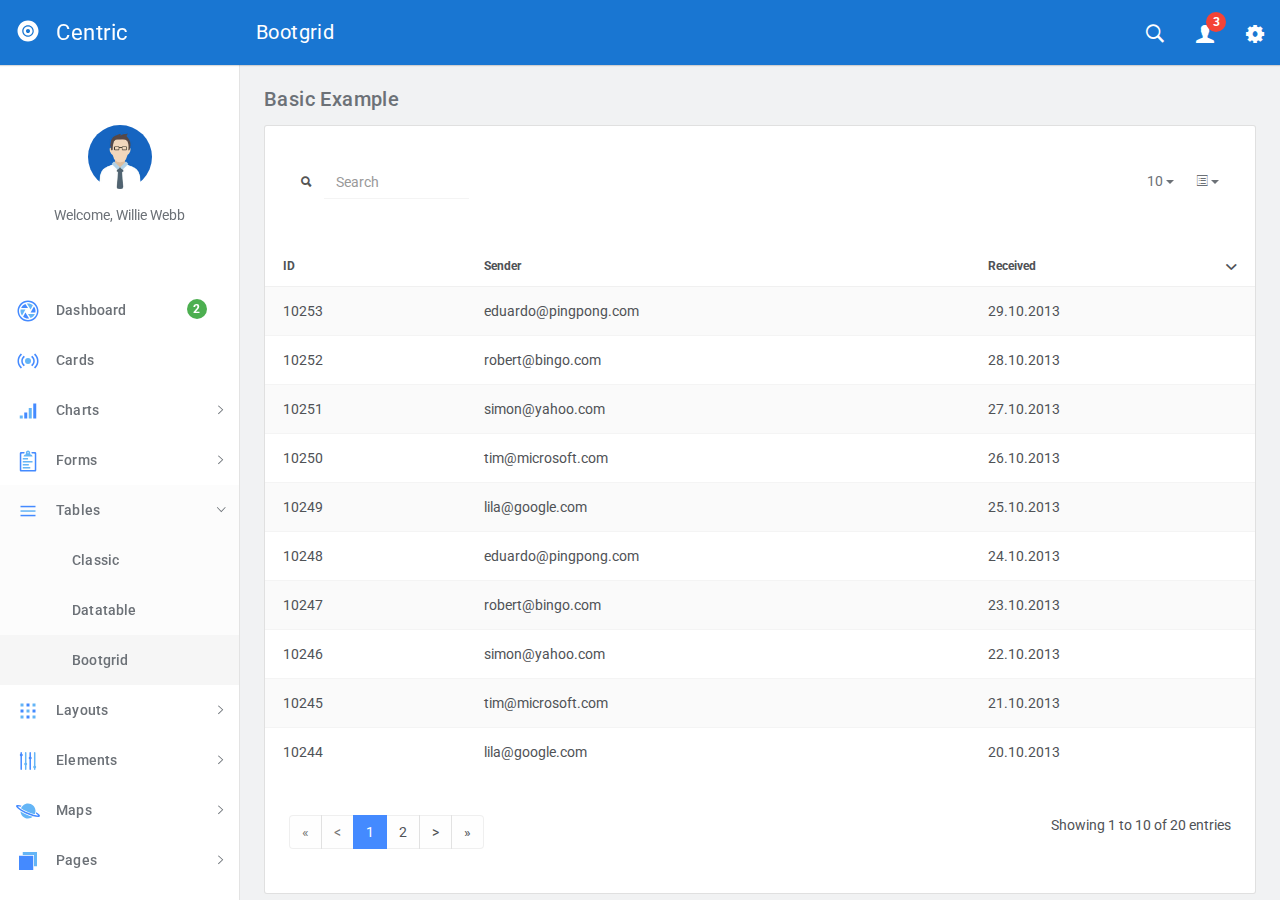
<file: src/bootgrid.html>
<!DOCTYPE html>
<html lang="en">
  <head>
    <meta charset="utf-8">
    <meta name="viewport" content="width=device-width, initial-scale=1, maximum-scale=1">
    <meta name="description" content="Bootstrap Admin Template">
    <meta name="keywords" content="app, responsive, jquery, bootstrap, dashboard, admin">
    <title>Centric - Bootstrap Admin Template</title>
    <!-- Vendor styles-->
    <!-- build:css(../app) css/vendor.css-->
    <!-- Animate.CSS-->
    <link rel="stylesheet" href="assets/vendor/animate.css/animate.css">
    <!-- Bootstrap-->
    <link rel="stylesheet" href="assets/vendor/bootstrap/dist/css/bootstrap.min.css">
    <!-- Ionicons-->
    <link rel="stylesheet" href="assets/vendor/ionicons/css/ionicons.css">
    <!-- Bluimp Gallery-->
    <link rel="stylesheet" href="assets/vendor/blueimp-gallery/css/blueimp-gallery.css">
    <link rel="stylesheet" href="assets/vendor/blueimp-gallery/css/blueimp-gallery-indicator.css">
    <link rel="stylesheet" href="assets/vendor/blueimp-gallery/css/blueimp-gallery-video.css">
    <!-- Datepicker-->
    <link rel="stylesheet" href="assets/vendor/bootstrap-datepicker/dist/css/bootstrap-datepicker3.css">
    <!-- Rickshaw-->
    <link rel="stylesheet" href="assets/vendor/rickshaw/rickshaw.css">
    <!-- Select2-->
    <link rel="stylesheet" href="assets/vendor/select2/dist/css/select2.css">
    <!-- Clockpicker-->
    <link rel="stylesheet" href="assets/vendor/clockpicker/dist/bootstrap-clockpicker.css">
    <!-- Range Slider-->
    <link rel="stylesheet" href="assets/vendor/nouislider/distribute/nouislider.min.css">
    <!-- ColorPicker-->
    <link rel="stylesheet" href="assets/vendor/mjolnic-bootstrap-colorpicker/dist/css/bootstrap-colorpicker.css">
    <!-- Summernote-->
    <link rel="stylesheet" href="assets/vendor/summernote/dist/summernote.css">
    <!-- Dropzone-->
    <link rel="stylesheet" href="assets/vendor/dropzone/dist/basic.css">
    <link rel="stylesheet" href="assets/vendor/dropzone/dist/dropzone.css">
    <!-- Xeditable-->
    <link rel="stylesheet" href="assets/vendor/x-editable/dist/bootstrap3-editable/css/bootstrap-editable.css">
    <!-- Bootgrid-->
    <link rel="stylesheet" href="assets/vendor/jquery.bootgrid/dist/jquery.bootgrid.css">
    <!-- Datatables-->
    <link rel="stylesheet" href="assets/vendor/datatables/media/css/jquery.dataTables.css">
    <!-- Sweet Alert-->
    <link rel="stylesheet" href="assets/vendor/sweetalert/dist/sweetalert.css">
    <!-- Loaders.CSS-->
    <link rel="stylesheet" href="assets/vendor/loaders.css/loaders.css">
    <!-- Material Floating Button-->
    <link rel="stylesheet" href="assets/vendor/ng-material-floating-button/mfb/dist/mfb.css">
    <!-- Material Colors-->
    <link rel="stylesheet" href="assets/vendor/material-colors/dist/colors.css">
    <!-- endbuild-->
    <!-- Application styles-->
    <link rel="stylesheet" href="assets/css/app.css">
  </head>
  <body class="theme-1">
    <div class="layout-container">
      <!-- top navbar-->
      <header class="header-container">
        <nav>
          <ul class="visible-xs visible-sm">
            <li><a id="sidebar-toggler" href="#" class="menu-link menu-link-slide"><span><em></em></span></a></li>
          </ul>
          <ul class="hidden-xs">
            <li><a id="offcanvas-toggler" href="#" class="menu-link menu-link-slide"><span><em></em></span></a></li>
          </ul>
          <h2 class="header-title">Bootgrid</h2>
          <ul class="pull-right">
            <li><a id="header-search" href="#" class="ripple"><em class="ion-ios-search-strong"></em></a></li>
            <li class="dropdown"><a href="#" data-toggle="dropdown" class="dropdown-toggle has-badge ripple"><em class="ion-person"></em><sup class="badge bg-danger">3</sup></a>
              <ul class="dropdown-menu dropdown-menu-right md-dropdown-menu">
                <li><a href="profile.html"><em class="ion-home icon-fw"></em>Profile</a></li>
                <li><a href="messages.html"><em class="ion-gear-a icon-fw"></em>Messages</a></li>
                <li role="presentation" class="divider"></li>
                <li><a href="user.login.html"><em class="ion-log-out icon-fw"></em>Logout</a></li>
              </ul>
            </li>
            <li><a id="header-settings" href="#" class="ripple"><em class="ion-gear-b"></em></a></li>
          </ul>
        </nav>
      </header>
      <!-- sidebar-->
      <aside class="sidebar-container">
        <div class="sidebar-header">
          <div class="pull-right pt-lg text-muted hidden"><em class="ion-close-round"></em></div><a href="#" class="sidebar-header-logo"><img src="assets/img/logo.png" data-svg-replace="assets/img/logo.svg" alt="Logo"><span class="sidebar-header-logo-text">Centric</span></a>
        </div>
        <div class="sidebar-content">
          <div class="sidebar-toolbar text-center"><a href=""><img src="assets/img/user/01.jpg" alt="Profile" class="img-circle thumb64"></a>
            <div class="mt">Welcome, Willie Webb</div>
          </div>
          <nav class="sidebar-nav">
            <ul>
              <li><a href="dashboard.html" class="ripple"><span class="pull-right nav-label"><span class="badge bg-success">2</span></span><span class="nav-icon"><img src="" data-svg-replace="assets/img/icons/aperture.svg" alt="MenuItem" class="hidden"></span><span>Dashboard</span></a></li>
              <li><a href="cards.html" class="ripple"><span class="pull-right nav-label"></span><span class="nav-icon"><img src="" data-svg-replace="assets/img/icons/radio-waves.svg" alt="MenuItem" class="hidden"></span><span>Cards</span></a></li>
              <li><a href="#" class="ripple"><span class="pull-right nav-caret"><em class="ion-ios-arrow-right"></em></span><span class="pull-right nav-label"></span><span class="nav-icon"><img src="" data-svg-replace="assets/img/icons/connection-bars.svg" alt="MenuItem" class="hidden"></span><span>Charts</span></a>
                <ul class="sidebar-subnav">
                  <li><a href="flot.html" class="ripple"><span class="pull-right nav-label"></span><span>Flot</span></a></li>
                  <li><a href="radial.html" class="ripple"><span class="pull-right nav-label"></span><span>Radial</span></a></li>
                  <li><a href="rickshaw.html" class="ripple"><span class="pull-right nav-label"></span><span>Rickshaw</span></a></li>
                </ul>
              </li>
              <li><a href="#" class="ripple"><span class="pull-right nav-caret"><em class="ion-ios-arrow-right"></em></span><span class="pull-right nav-label"></span><span class="nav-icon"><img src="" data-svg-replace="assets/img/icons/clipboard.svg" alt="MenuItem" class="hidden"></span><span>Forms</span></a>
                <ul class="sidebar-subnav">
                  <li><a href="forms.classic.html" class="ripple"><span class="pull-right nav-label"></span><span>Classic</span></a></li>
                  <li><a href="validation.html" class="ripple"><span class="pull-right nav-label"></span><span>Validation</span></a></li>
                  <li><a href="forms.advanced.html" class="ripple"><span class="pull-right nav-label"></span><span>Advanced</span></a></li>
                  <li><a href="material.html" class="ripple"><span class="pull-right nav-label"></span><span>Material</span></a></li>
                  <li><a href="editor.html" class="ripple"><span class="pull-right nav-label"></span><span>Editors</span></a></li>
                  <li><a href="dropzone.html" class="ripple"><span class="pull-right nav-label"></span><span>Dropzone</span></a></li>
                  <li><a href="xeditable.html" class="ripple"><span class="pull-right nav-label"></span><span>xEditable</span></a></li>
                  <li><a href="wizard.html" class="ripple"><span class="pull-right nav-label"></span><span>Wizard</span></a></li>
                </ul>
              </li>
              <li><a href="#" class="ripple"><span class="pull-right nav-caret"><em class="ion-ios-arrow-right"></em></span><span class="pull-right nav-label"></span><span class="nav-icon"><img src="" data-svg-replace="assets/img/icons/navicon.svg" alt="MenuItem" class="hidden"></span><span>Tables</span></a>
                <ul id="tables" class="sidebar-subnav">
                  <li><a href="tables.classic.html" class="ripple"><span class="pull-right nav-label"></span><span>Classic</span></a></li>
                  <li><a href="datatable.html" class="ripple"><span class="pull-right nav-label"></span><span>Datatable</span></a></li>
                  <li><a href="bootgrid.html" class="ripple"><span class="pull-right nav-label"></span><span>Bootgrid</span></a></li>
                </ul>
              </li>
              <li><a href="#" class="ripple"><span class="pull-right nav-caret"><em class="ion-ios-arrow-right"></em></span><span class="pull-right nav-label"></span><span class="nav-icon"><img src="" data-svg-replace="assets/img/icons/grid.svg" alt="MenuItem" class="hidden"></span><span>Layouts</span></a>
                <ul id="layouts" class="sidebar-subnav">
                  <li><a href="layouts.columns.html" class="ripple"><span class="pull-right nav-label"></span><span>Columns</span></a></li>
                  <li><a href="layouts.overlap.html" class="ripple"><span class="pull-right nav-label"></span><span>Overlap</span></a></li>
                  <li><a href="layouts.boxed.html" class="ripple"><span class="pull-right nav-label"></span><span>Boxed</span></a></li>
                  <li><a href="layouts.tabs.html" class="ripple"><span class="pull-right nav-label"></span><span>Tabs</span></a></li>
                  <li><a href="layouts.containers.html" class="ripple"><span class="pull-right nav-label"></span><span>Containers</span></a></li>
                </ul>
              </li>
              <li><a href="#" class="ripple"><span class="pull-right nav-caret"><em class="ion-ios-arrow-right"></em></span><span class="pull-right nav-label"></span><span class="nav-icon"><img src="" data-svg-replace="assets/img/icons/levels.svg" alt="MenuItem" class="hidden"></span><span>Elements</span></a>
                <ul id="elements" class="sidebar-subnav">
                  <li><a href="colors.html" class="ripple"><span class="pull-right nav-label"></span><span>Colors</span></a></li>
                  <li><a href="whiteframes.html" class="ripple"><span class="pull-right nav-label"></span><span>Whiteframes</span></a></li>
                  <li><a href="lists.html" class="ripple"><span class="pull-right nav-label"></span><span>Lists</span></a></li>
                  <li><a href="bootstrapui.html" class="ripple"><span class="pull-right nav-label"></span><span>Bootstrap</span></a></li>
                  <li><a href="buttons.html" class="ripple"><span class="pull-right nav-label"></span><span>Buttons</span></a></li>
                  <li><a href="sweetalert.html"><span class="pull-right nav-label"></span><span>Sweet-alert</span></a></li>
                  <li><a href="spinners.html" class="ripple"><span class="pull-right nav-label"></span><span>Spinners</span></a></li>
                  <li><a href="nestable.html" class="ripple"><span class="pull-right nav-label"></span><span>Nestable</span></a></li>
                  <li><a href="grid.html" class="ripple"><span class="pull-right nav-label"></span><span>Grid</span></a></li>
                  <li><a href="grid-masonry.html" class="ripple"><span class="pull-right nav-label"></span><span>Grid Masonry</span></a></li>
                  <li><a href="typography.html" class="ripple"><span class="pull-right nav-label"></span><span>Typography</span></a></li>
                  <li><a href="icons.html" class="ripple"><span class="pull-right nav-label"></span><span>Icons</span></a></li>
                  <li><a href="utilities.html" class="ripple"><span class="pull-right nav-label"></span><span>Utilities</span></a></li>
                </ul>
              </li>
              <li><a href="#" class="ripple"><span class="pull-right nav-caret"><em class="ion-ios-arrow-right"></em></span><span class="pull-right nav-label"></span><span class="nav-icon"><img src="" data-svg-replace="assets/img/icons/planet.svg" alt="MenuItem" class="hidden"></span><span>Maps</span></a>
                <ul id="maps" class="sidebar-subnav">
                  <li><a href="google-map-full.html" class="ripple"><span class="pull-right nav-label"></span><span>Google Maps Full</span></a></li>
                  <li><a href="google-map.html" class="ripple"><span class="pull-right nav-label"></span><span>Google Maps</span></a></li>
                  <li><a href="vector-map.html" class="ripple"><span class="pull-right nav-label"></span><span>Vector Maps</span></a></li>
                  <li><a href="datamaps.html" class="ripple"><span class="pull-right nav-label"></span><span>Datamaps</span></a></li>
                </ul>
              </li>
              <li><a href="#" class="ripple"><span class="pull-right nav-caret"><em class="ion-ios-arrow-right"></em></span><span class="pull-right nav-label"></span><span class="nav-icon"><img src="" data-svg-replace="assets/img/icons/ios-browsers.svg" alt="MenuItem" class="hidden"></span><span>Pages</span></a>
                <ul id="pages" class="sidebar-subnav">
                  <li><a href="timeline.html" class="ripple"><span class="pull-right nav-label"></span><span>Timeline</span></a></li>
                  <li><a href="invoice.html" class="ripple"><span class="pull-right nav-label"></span><span>Invoice</span></a></li>
                  <li><a href="pricing.html" class="ripple"><span class="pull-right nav-label"></span><span>Pricing</span></a></li>
                  <li><a href="contacts.html" class="ripple"><span class="pull-right nav-label"></span><span>Contacts</span></a></li>
                  <li><a href="faq.html" class="ripple"><span class="pull-right nav-label"></span><span>FAQ</span></a></li>
                  <li><a href="projects.html" class="ripple"><span class="pull-right nav-label"></span><span>Projects</span></a></li>
                  <li><a href="blog.html" class="ripple"><span class="pull-right nav-label"></span><span>Blog</span></a></li>
                  <li><a href="blog.article.html" class="ripple"><span class="pull-right nav-label"></span><span>Article</span></a></li>
                  <li><a href="profile.html" class="ripple"><span class="pull-right nav-label"></span><span>Profile</span></a></li>
                  <li><a href="gallery.html" class="ripple"><span class="pull-right nav-label"></span><span>Gallery</span></a></li>
                  <li><a href="wall.html" class="ripple"><span class="pull-right nav-label"></span><span>Wall</span></a></li>
                  <li><a href="search.html" class="ripple"><span class="pull-right nav-label"></span><span>Search</span></a></li>
                  <li><a href="messages.html" class="ripple"><span class="pull-right nav-label"></span><span>Messages Board</span></a></li>
                </ul>
              </li>
              <li><a href="#" class="ripple"><span class="pull-right nav-caret"><em class="ion-ios-arrow-right"></em></span><span class="pull-right nav-label"></span><span class="nav-icon"><img src="" data-svg-replace="assets/img/icons/person-stalker.svg" alt="MenuItem" class="hidden"></span><span>User</span></a>
                <ul id="user" class="sidebar-subnav">
                  <li><a href="login.html" class="ripple"><span class="pull-right nav-label"></span><span>Login</span></a></li>
                  <li><a href="signup.html" class="ripple"><span class="pull-right nav-label"></span><span>Signup</span></a></li>
                  <li><a href="lock.html" class="ripple"><span class="pull-right nav-label"></span><span>Lock</span></a></li>
                  <li><a href="recover.html" class="ripple"><span class="pull-right nav-label"></span><span>Recover</span></a></li>
                </ul>
              </li>
              <li><a href="../../angularjs/" class="ripple"><span class="nav-icon"><em class="ion-android-open"></em></span><span>AngularJS</span></a></li>
            </ul>
          </nav>
        </div>
      </aside>
      <div class="sidebar-layout-obfuscator"></div>
      <!-- Main section-->
      <main class="main-container">
        <!-- Page content-->
        <section>
          <div class="container-fluid">
            <h5 class="mt0">Basic Example</h5>
            <div class="card">
              <div class="table-responsive bootgrid">
                <table id="bootgrid-basic" class="table table-striped">
                  <thead>
                    <tr>
                      <th data-column-id="id" data-type="numeric">ID</th>
                      <th data-column-id="sender">Sender</th>
                      <th data-column-id="received" data-order="desc">Received</th>
                    </tr>
                  </thead>
                  <tbody>
                    <tr>
                      <td>10238</td>
                      <td>eduardo@pingpong.com</td>
                      <td>14.10.2013</td>
                    </tr>
                    <tr>
                      <td>10243</td>
                      <td>eduardo@pingpong.com</td>
                      <td>19.10.2013</td>
                    </tr>
                    <tr>
                      <td>10248</td>
                      <td>eduardo@pingpong.com</td>
                      <td>24.10.2013</td>
                    </tr>
                    <tr>
                      <td>10253</td>
                      <td>eduardo@pingpong.com</td>
                      <td>29.10.2013</td>
                    </tr>
                    <tr>
                      <td>10234</td>
                      <td>lila@google.com</td>
                      <td>10.10.2013</td>
                    </tr>
                    <tr>
                      <td>10239</td>
                      <td>lila@google.com</td>
                      <td>15.10.2013</td>
                    </tr>
                    <tr>
                      <td>10244</td>
                      <td>lila@google.com</td>
                      <td>20.10.2013</td>
                    </tr>
                    <tr>
                      <td>10249</td>
                      <td>lila@google.com</td>
                      <td>25.10.2013</td>
                    </tr>
                    <tr>
                      <td>10237</td>
                      <td>robert@bingo.com</td>
                      <td>13.10.2013</td>
                    </tr>
                    <tr>
                      <td>10242</td>
                      <td>robert@bingo.com</td>
                      <td>18.10.2013</td>
                    </tr>
                    <tr>
                      <td>10247</td>
                      <td>robert@bingo.com</td>
                      <td>23.10.2013</td>
                    </tr>
                    <tr>
                      <td>10252</td>
                      <td>robert@bingo.com</td>
                      <td>28.10.2013</td>
                    </tr>
                    <tr>
                      <td>10236</td>
                      <td>simon@yahoo.com</td>
                      <td>12.10.2013</td>
                    </tr>
                    <tr>
                      <td>10241</td>
                      <td>simon@yahoo.com</td>
                      <td>17.10.2013</td>
                    </tr>
                    <tr>
                      <td>10246</td>
                      <td>simon@yahoo.com</td>
                      <td>22.10.2013</td>
                    </tr>
                    <tr>
                      <td>10251</td>
                      <td>simon@yahoo.com</td>
                      <td>27.10.2013</td>
                    </tr>
                    <tr>
                      <td>10235</td>
                      <td>tim@microsoft.com</td>
                      <td>11.10.2013</td>
                    </tr>
                    <tr>
                      <td>10240</td>
                      <td>tim@microsoft.com</td>
                      <td>16.10.2013</td>
                    </tr>
                    <tr>
                      <td>10245</td>
                      <td>tim@microsoft.com</td>
                      <td>21.10.2013</td>
                    </tr>
                    <tr>
                      <td>10250</td>
                      <td>tim@microsoft.com</td>
                      <td>26.10.2013</td>
                    </tr>
                  </tbody>
                </table>
              </div>
            </div>
            <h5>Row selection</h5>
            <div class="card">
              <div class="table-responsive bootgrid">
                <table id="bootgrid-selection" class="table table-striped">
                  <thead>
                    <tr>
                      <th data-column-id="id" data-type="numeric" data-identifier="true">ID</th>
                      <th data-column-id="sender">Sender</th>
                      <th data-column-id="received" data-order="desc">Received</th>
                    </tr>
                  </thead>
                  <tbody>
                    <tr>
                      <td>10238</td>
                      <td>eduardo@pingpong.com</td>
                      <td>14.10.2013</td>
                    </tr>
                    <tr>
                      <td>10243</td>
                      <td>eduardo@pingpong.com</td>
                      <td>19.10.2013</td>
                    </tr>
                    <tr>
                      <td>10248</td>
                      <td>eduardo@pingpong.com</td>
                      <td>24.10.2013</td>
                    </tr>
                    <tr>
                      <td>10253</td>
                      <td>eduardo@pingpong.com</td>
                      <td>29.10.2013</td>
                    </tr>
                    <tr>
                      <td>10234</td>
                      <td>lila@google.com</td>
                      <td>10.10.2013</td>
                    </tr>
                    <tr>
                      <td>10239</td>
                      <td>lila@google.com</td>
                      <td>15.10.2013</td>
                    </tr>
                    <tr>
                      <td>10244</td>
                      <td>lila@google.com</td>
                      <td>20.10.2013</td>
                    </tr>
                    <tr>
                      <td>10249</td>
                      <td>lila@google.com</td>
                      <td>25.10.2013</td>
                    </tr>
                    <tr>
                      <td>10237</td>
                      <td>robert@bingo.com</td>
                      <td>13.10.2013</td>
                    </tr>
                    <tr>
                      <td>10242</td>
                      <td>robert@bingo.com</td>
                      <td>18.10.2013</td>
                    </tr>
                    <tr>
                      <td>10247</td>
                      <td>robert@bingo.com</td>
                      <td>23.10.2013</td>
                    </tr>
                    <tr>
                      <td>10252</td>
                      <td>robert@bingo.com</td>
                      <td>28.10.2013</td>
                    </tr>
                    <tr>
                      <td>10236</td>
                      <td>simon@yahoo.com</td>
                      <td>12.10.2013</td>
                    </tr>
                    <tr>
                      <td>10241</td>
                      <td>simon@yahoo.com</td>
                      <td>17.10.2013</td>
                    </tr>
                    <tr>
                      <td>10246</td>
                      <td>simon@yahoo.com</td>
                      <td>22.10.2013</td>
                    </tr>
                    <tr>
                      <td>10251</td>
                      <td>simon@yahoo.com</td>
                      <td>27.10.2013</td>
                    </tr>
                    <tr>
                      <td>10235</td>
                      <td>tim@microsoft.com</td>
                      <td>11.10.2013</td>
                    </tr>
                    <tr>
                      <td>10240</td>
                      <td>tim@microsoft.com</td>
                      <td>16.10.2013</td>
                    </tr>
                    <tr>
                      <td>10245</td>
                      <td>tim@microsoft.com</td>
                      <td>21.10.2013</td>
                    </tr>
                    <tr>
                      <td>10250</td>
                      <td>tim@microsoft.com</td>
                      <td>26.10.2013</td>
                    </tr>
                  </tbody>
                </table>
              </div>
            </div>
            <h5>Commands</h5>
            <div class="card">
              <div class="table-responsive bootgrid">
                <table id="bootgrid-command" class="table table-striped table-vmiddle">
                  <thead>
                    <tr>
                      <th data-column-id="id" data-type="numeric">ID</th>
                      <th data-column-id="sender">Sender</th>
                      <th data-column-id="received" data-order="desc">Received</th>
                      <th data-column-id="commands" data-formatter="commands" data-sortable="false">
                        <div class="text-right">Commands</div>
                      </th>
                    </tr>
                  </thead>
                  <tbody>
                    <tr>
                      <td>10238</td>
                      <td>eduardo@pingpong.com</td>
                      <td>14.10.2013</td>
                    </tr>
                    <tr>
                      <td>10243</td>
                      <td>eduardo@pingpong.com</td>
                      <td>19.10.2013</td>
                    </tr>
                    <tr>
                      <td>10248</td>
                      <td>eduardo@pingpong.com</td>
                      <td>24.10.2013</td>
                    </tr>
                    <tr>
                      <td>10253</td>
                      <td>eduardo@pingpong.com</td>
                      <td>29.10.2013</td>
                    </tr>
                    <tr>
                      <td>10234</td>
                      <td>lila@google.com</td>
                      <td>10.10.2013</td>
                    </tr>
                    <tr>
                      <td>10239</td>
                      <td>lila@google.com</td>
                      <td>15.10.2013</td>
                    </tr>
                    <tr>
                      <td>10244</td>
                      <td>lila@google.com</td>
                      <td>20.10.2013</td>
                    </tr>
                    <tr>
                      <td>10249</td>
                      <td>lila@google.com</td>
                      <td>25.10.2013</td>
                    </tr>
                    <tr>
                      <td>10237</td>
                      <td>robert@bingo.com</td>
                      <td>13.10.2013</td>
                    </tr>
                    <tr>
                      <td>10242</td>
                      <td>robert@bingo.com</td>
                      <td>18.10.2013</td>
                    </tr>
                    <tr>
                      <td>10247</td>
                      <td>robert@bingo.com</td>
                      <td>23.10.2013</td>
                    </tr>
                    <tr>
                      <td>10252</td>
                      <td>robert@bingo.com</td>
                      <td>28.10.2013</td>
                    </tr>
                    <tr>
                      <td>10236</td>
                      <td>simon@yahoo.com</td>
                      <td>12.10.2013</td>
                    </tr>
                    <tr>
                      <td>10241</td>
                      <td>simon@yahoo.com</td>
                      <td>17.10.2013</td>
                    </tr>
                    <tr>
                      <td>10246</td>
                      <td>simon@yahoo.com</td>
                      <td>22.10.2013</td>
                    </tr>
                    <tr>
                      <td>10251</td>
                      <td>simon@yahoo.com</td>
                      <td>27.10.2013</td>
                    </tr>
                    <tr>
                      <td>10235</td>
                      <td>tim@microsoft.com</td>
                      <td>11.10.2013</td>
                    </tr>
                    <tr>
                      <td>10240</td>
                      <td>tim@microsoft.com</td>
                      <td>16.10.2013</td>
                    </tr>
                    <tr>
                      <td>10245</td>
                      <td>tim@microsoft.com</td>
                      <td>21.10.2013</td>
                    </tr>
                    <tr>
                      <td>10250</td>
                      <td>tim@microsoft.com</td>
                      <td>26.10.2013</td>
                    </tr>
                  </tbody>
                </table>
              </div>
            </div>
          </div>
        </section>
        <!-- Page footer-->
        <footer><span>2017 - Centric app.</span></footer>
      </main>
    </div>
    <!-- Search template-->
    <div tabindex="-1" role="dialog" class="modal modal-top fade modal-search">
      <div class="modal-dialog">
        <div class="modal-content">
          <div class="modal-body">
            <div class="pull-left">
              <button type="button" data-dismiss="modal" class="btn btn-flat"><em class="ion-arrow-left-c icon-24"></em></button>
            </div>
            <div class="pull-right">
              <button type="button" class="btn btn-flat"><em class="ion-android-microphone icon-24"></em></button>
            </div>
            <form action="#" class="oh">
              <div class="mda-form-control pt0">
                <input type="text" placeholder="Search.." data-localize="header.SEARCH" class="form-control header-input-search">
                <div class="mda-form-control-line"></div>
              </div>
            </form>
          </div>
        </div>
      </div>
    </div>
    <!-- End Search template-->
    <!-- Settings template-->
    <div tabindex="-1" role="dialog" class="modal-settings modal modal-right fade">
      <div class="modal-dialog modal-lg">
        <div class="modal-content">
          <div class="modal-header">
            <div data-dismiss="modal" class="pull-right clickable"><em class="ion-close-round text-soft"></em></div>
            <h4 class="modal-title"><span>Settings</span></h4>
          </div>
          <div class="modal-body">
            <div class="clearfix mb">
              <div class="pull-left wd-tiny mb">
                <div class="setting-color">
                  <label class="preview-theme-1">
                    <input type="radio" checked="checked" name="setting-theme" value="0"><span class="ion-checkmark-round"></span>
                    <div class="t-grid">
                      <div class="t-row">
                        <div class="t-col preview-header"></div>
                        <div class="t-col preview-sidebar"></div>
                        <div class="t-col preview-content"></div>
                      </div>
                    </div>
                  </label>
                </div>
              </div>
              <div class="pull-left wd-tiny mb">
                <div class="setting-color">
                  <label class="preview-theme-2">
                    <input type="radio" name="setting-theme" value="1"><span class="ion-checkmark-round"></span>
                    <div class="t-grid">
                      <div class="t-row">
                        <div class="t-col preview-header"></div>
                        <div class="t-col preview-sidebar"></div>
                        <div class="t-col preview-content"></div>
                      </div>
                    </div>
                  </label>
                </div>
              </div>
              <div class="pull-left wd-tiny mb">
                <div class="setting-color">
                  <label class="preview-theme-3">
                    <input type="radio" name="setting-theme" value="2"><span class="ion-checkmark-round"></span>
                    <div class="t-grid">
                      <div class="t-row">
                        <div class="t-col preview-header"></div>
                        <div class="t-col preview-sidebar"></div>
                        <div class="t-col preview-content"></div>
                      </div>
                    </div>
                  </label>
                </div>
              </div>
              <div class="pull-left wd-tiny mb">
                <div class="setting-color">
                  <label class="preview-theme-4">
                    <input type="radio" name="setting-theme" value="3"><span class="ion-checkmark-round"></span>
                    <div class="t-grid">
                      <div class="t-row">
                        <div class="t-col preview-header"></div>
                        <div class="t-col preview-sidebar"></div>
                        <div class="t-col preview-content"></div>
                      </div>
                    </div>
                  </label>
                </div>
              </div>
              <div class="pull-left wd-tiny mb">
                <div class="setting-color">
                  <label class="preview-theme-5">
                    <input type="radio" name="setting-theme" value="4"><span class="ion-checkmark-round"></span>
                    <div class="t-grid">
                      <div class="t-row">
                        <div class="t-col preview-header"></div>
                        <div class="t-col preview-sidebar"></div>
                        <div class="t-col preview-content"></div>
                      </div>
                    </div>
                  </label>
                </div>
              </div>
              <div class="pull-left wd-tiny mb">
                <div class="setting-color">
                  <label class="preview-theme-6">
                    <input type="radio" name="setting-theme" value="5"><span class="ion-checkmark-round"></span>
                    <div class="t-grid">
                      <div class="t-row">
                        <div class="t-col preview-header"></div>
                        <div class="t-col preview-sidebar"></div>
                        <div class="t-col preview-content"></div>
                      </div>
                    </div>
                  </label>
                </div>
              </div>
              <div class="pull-left wd-tiny mb">
                <div class="setting-color">
                  <label class="preview-theme-7">
                    <input type="radio" name="setting-theme" value="6"><span class="ion-checkmark-round"></span>
                    <div class="t-grid">
                      <div class="t-row">
                        <div class="t-col preview-header"></div>
                        <div class="t-col preview-sidebar"></div>
                        <div class="t-col preview-content"></div>
                      </div>
                    </div>
                  </label>
                </div>
              </div>
              <div class="pull-left wd-tiny mb">
                <div class="setting-color">
                  <label class="preview-theme-8">
                    <input type="radio" name="setting-theme" value="7"><span class="ion-checkmark-round"></span>
                    <div class="t-grid">
                      <div class="t-row">
                        <div class="t-col preview-header"></div>
                        <div class="t-col preview-sidebar"></div>
                        <div class="t-col preview-content"></div>
                      </div>
                    </div>
                  </label>
                </div>
              </div>
              <div class="pull-left wd-tiny mb">
                <div class="setting-color">
                  <label class="preview-theme-9">
                    <input type="radio" name="setting-theme" value="8"><span class="ion-checkmark-round"></span>
                    <div class="t-grid">
                      <div class="t-row">
                        <div class="t-col preview-header"></div>
                        <div class="t-col preview-sidebar"></div>
                        <div class="t-col preview-content"></div>
                      </div>
                    </div>
                  </label>
                </div>
              </div>
            </div>
            <hr>
            <p>
              <label class="mda-checkbox">
                <input id="sidebar-showheader" type="checkbox" checked=""><em class="bg-indigo-500"></em>Sidebar header
              </label>
            </p>
            <p>
              <label class="mda-checkbox">
                <input id="sidebar-showtoolbar" type="checkbox" checked=""><em class="bg-indigo-500"></em>Sidebar toolbar
              </label>
            </p>
            <p>
              <label class="mda-checkbox">
                <input id="sidebar-offcanvas" type="checkbox"><em class="bg-indigo-500"></em>Sidebar offcanvas
              </label>
            </p>
            <hr>
            <p>Navigation icon</p>
            <p>
              <label class="mda-radio">
                <input type="radio" name="headerMenulink" value="menu-link-close"><em class="bg-indigo-500"></em>Close icon
              </label>
            </p>
            <p>
              <label class="mda-radio">
                <input type="radio" checked="" name="headerMenulink" value="menu-link-slide"><em class="bg-indigo-500"></em>Slide arrow
              </label>
            </p>
            <p>
              <label class="mda-radio">
                <input type="radio" name="headerMenulink" value="menu-link-arrow"><em class="bg-indigo-500"></em>Big arrow
              </label>
            </p>
            <hr>
            <button type="button" data-toggle-fullscreen="" class="btn btn-default btn-raised">Toggle fullscreen</button>
            <hr>
            <p>Change language</p>
            <!-- START Language list-->
            <div class="btn-group">
              <button type="button" data-toggle="dropdown" class="btn btn-default btn-block btn-raised">English</button>
              <ul role="menu" class="dropdown-menu dropdown-menu-right animated fadeInUpShort">
                <li><a href="#" data-set-lang="en">English</a></li>
                <li><a href="#" data-set-lang="es">Spanish</a></li>
              </ul>
            </div>
            <!-- END Language list-->
          </div>
        </div>
      </div>
    </div>
    <!-- End Settings template-->
    <!-- Google Maps API-->
    <script type="text/javascript" src="http://maps.google.com/maps/api/js?key=AIzaSyD_MleSHludEfiKUi1CCyumkv74Pm4u8Is"></script>
    <!-- build:js(../app) js/vendor.js-->
    <!-- Modernizr-->
    <script src="assets/vendor/modernizr/modernizr.custom.js"></script>
    <!-- jQuery-->
    <script src="assets/vendor/jquery/dist/jquery.js"></script>
    <!-- Bootstrap-->
    <script src="assets/vendor/bootstrap/dist/js/bootstrap.js"></script>
    <!-- jQuery Browser-->
    <script src="assets/vendor/jquery.browser/dist/jquery.browser.js"></script>
    <!-- Material Colors-->
    <script src="assets/vendor/material-colors/dist/colors.js"></script>
    <!-- Bootstrap Filestyle-->
    <script src="assets/vendor/bootstrap-filestyle/src/bootstrap-filestyle.js"></script>
    <!-- Flot charts-->
    <script src="assets/vendor/flot/jquery.flot.js"></script>
    <script src="assets/vendor/flot/jquery.flot.categories.js"></script>
    <script src="assets/vendor/flot-spline/js/jquery.flot.spline.js"></script>
    <script src="assets/vendor/flot.tooltip/js/jquery.flot.tooltip.js"></script>
    <script src="assets/vendor/flot/jquery.flot.resize.js"></script>
    <script src="assets/vendor/flot/jquery.flot.pie.js"></script>
    <script src="assets/vendor/flot/jquery.flot.time.js"></script>
    <script src="assets/vendor/sidebysideimproved/jquery.flot.orderBars.js"></script>
    <!-- jVector Maps-->
    <script src="assets/vendor/ika.jvectormap/jquery-jvectormap-1.2.2.min.js"></script>
    <script src="assets/vendor/ika.jvectormap/jquery-jvectormap-us-mill-en.js"></script>
    <script src="assets/vendor/ika.jvectormap/jquery-jvectormap-world-mill-en.js"></script>
    <!-- Easypie Charts-->
    <script src="assets/vendor/jquery.easy-pie-chart/dist/jquery.easypiechart.js"></script>
    <!-- Screenfull-->
    <script src="assets/vendor/screenfull/dist/screenfull.js"></script>
    <!-- Sparkline-->
    <script src="assets/vendor/sparkline/index.js"></script>
    <!-- Datepicker-->
    <script src="assets/vendor/bootstrap-datepicker/js/bootstrap-datepicker.js"></script>
    <!-- jQuery Knob charts-->
    <script src="assets/vendor/jquery-knob/js/jquery.knob.js"></script>
    <!-- Rickshaw-->
    <script src="assets/vendor/d3/d3.js"></script>
    <script src="assets/vendor/rickshaw/rickshaw.js"></script>
    <!-- jQuery Form Validation-->
    <script src="assets/vendor/jquery-validation/dist/jquery.validate.js"></script>
    <script src="assets/vendor/jquery-validation/dist/additional-methods.js"></script>
    <!-- JQUERY STEPS-->
    <script src="assets/vendor/jquery.steps/build/jquery.steps.js"></script>
    <!-- Select2-->
    <script src="assets/vendor/select2/dist/js/select2.js"></script>
    <!-- Clockpicker-->
    <script src="assets/vendor/clockpicker/dist/bootstrap-clockpicker.js"></script>
    <!-- Range Slider-->
    <script src="assets/vendor/nouislider/distribute/nouislider.js"></script>
    <!-- ColorPicker-->
    <script src="assets/vendor/mjolnic-bootstrap-colorpicker/dist/js/bootstrap-colorpicker.js"></script>
    <!-- Summernote-->
    <script src="assets/vendor/summernote/dist/summernote.js"></script>
    <!-- Dropzone-->
    <script src="assets/vendor/dropzone/dist/dropzone.js"></script>
    <!-- Xeditable-->
    <script src="assets/vendor/x-editable/dist/bootstrap3-editable/js/bootstrap-editable.js"></script>
    <!-- Momentjs-->
    <script src="assets/vendor/moment/min/moment-with-locales.js"></script>
    <!-- Google Maps-->
    <script src="assets/vendor/gmaps/gmaps.js"></script>
    <!-- Bootgrid-->
    <script src="assets/vendor/jquery.bootgrid/dist/jquery.bootgrid.js"></script>
    <script src="assets/vendor/jquery.bootgrid/dist/jquery.bootgrid.fa.js"></script>
    <!-- Datatables-->
    <script src="assets/vendor/datatables/media/js/jquery.dataTables.js"></script>
    <!-- Nestable-->
    <script src="assets/vendor/nestable/jquery.nestable.js"></script>
    <!-- Sweet Alert-->
    <script src="assets/vendor/sweetalert/dist/sweetalert-dev.js"></script>
    <!-- Masonry-->
    <script src="assets/vendor/masonry/dist/masonry.pkgd.js"></script>
    <!-- Images Loaded-->
    <script src="assets/vendor/imagesloaded/imagesloaded.pkgd.js"></script>
    <!-- Loaders.CSS-->
    <script src="assets/vendor/loaders.css/loaders.css.js"></script>
    <!-- jQuery Localize-->
    <script src="assets/vendor/jquery-localize-i18n/dist/jquery.localize.js"></script>
    <!-- Blueimp Gallery-->
    <script src="assets/vendor/blueimp-gallery/js/blueimp-helper.js"></script>
    <script src="assets/vendor/blueimp-gallery/js/blueimp-gallery.js"></script>
    <script src="assets/vendor/blueimp-gallery/js/blueimp-gallery-fullscreen.js"></script>
    <script src="assets/vendor/blueimp-gallery/js/blueimp-gallery-indicator.js"></script>
    <script src="assets/vendor/blueimp-gallery/js/blueimp-gallery-video.js"></script>
    <script src="assets/vendor/blueimp-gallery/js/blueimp-gallery-vimeo.js"></script>
    <script src="assets/vendor/blueimp-gallery/js/blueimp-gallery-youtube.js"></script>
    <script src="assets/vendor/blueimp-gallery/js/jquery.blueimp-gallery.js"></script>
    <!-- Datamaps-->
    <script src="assets/vendor/topojson/topojson.min.js"></script>
    <script src="assets/vendor/datamaps/dist/datamaps.all.js"></script>
    <!-- endbuild-->
    <!-- App script-->
    <script src="assets/js/app.js"></script>
  </body>
</html>
</file>
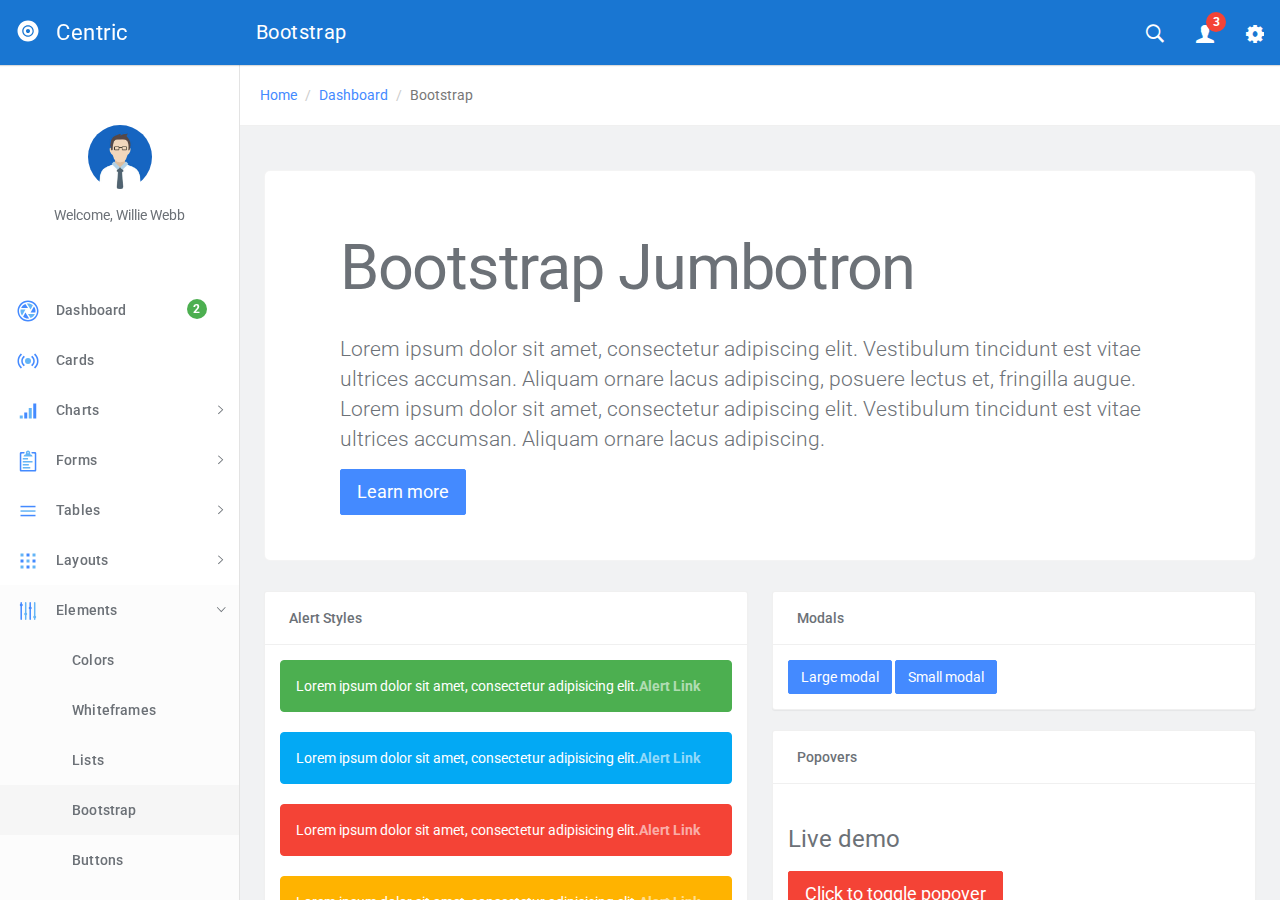
<file: src/bootstrapui.html>
<!DOCTYPE html>
<html lang="en">
  <head>
    <meta charset="utf-8">
    <meta name="viewport" content="width=device-width, initial-scale=1, maximum-scale=1">
    <meta name="description" content="Bootstrap Admin Template">
    <meta name="keywords" content="app, responsive, jquery, bootstrap, dashboard, admin">
    <title>Centric - Bootstrap Admin Template</title>
    <!-- Vendor styles-->
    <!-- build:css(../app) css/vendor.css-->
    <!-- Animate.CSS-->
    <link rel="stylesheet" href="assets/vendor/animate.css/animate.css">
    <!-- Bootstrap-->
    <link rel="stylesheet" href="assets/vendor/bootstrap/dist/css/bootstrap.min.css">
    <!-- Ionicons-->
    <link rel="stylesheet" href="assets/vendor/ionicons/css/ionicons.css">
    <!-- Bluimp Gallery-->
    <link rel="stylesheet" href="assets/vendor/blueimp-gallery/css/blueimp-gallery.css">
    <link rel="stylesheet" href="assets/vendor/blueimp-gallery/css/blueimp-gallery-indicator.css">
    <link rel="stylesheet" href="assets/vendor/blueimp-gallery/css/blueimp-gallery-video.css">
    <!-- Datepicker-->
    <link rel="stylesheet" href="assets/vendor/bootstrap-datepicker/dist/css/bootstrap-datepicker3.css">
    <!-- Rickshaw-->
    <link rel="stylesheet" href="assets/vendor/rickshaw/rickshaw.css">
    <!-- Select2-->
    <link rel="stylesheet" href="assets/vendor/select2/dist/css/select2.css">
    <!-- Clockpicker-->
    <link rel="stylesheet" href="assets/vendor/clockpicker/dist/bootstrap-clockpicker.css">
    <!-- Range Slider-->
    <link rel="stylesheet" href="assets/vendor/nouislider/distribute/nouislider.min.css">
    <!-- ColorPicker-->
    <link rel="stylesheet" href="assets/vendor/mjolnic-bootstrap-colorpicker/dist/css/bootstrap-colorpicker.css">
    <!-- Summernote-->
    <link rel="stylesheet" href="assets/vendor/summernote/dist/summernote.css">
    <!-- Dropzone-->
    <link rel="stylesheet" href="assets/vendor/dropzone/dist/basic.css">
    <link rel="stylesheet" href="assets/vendor/dropzone/dist/dropzone.css">
    <!-- Xeditable-->
    <link rel="stylesheet" href="assets/vendor/x-editable/dist/bootstrap3-editable/css/bootstrap-editable.css">
    <!-- Bootgrid-->
    <link rel="stylesheet" href="assets/vendor/jquery.bootgrid/dist/jquery.bootgrid.css">
    <!-- Datatables-->
    <link rel="stylesheet" href="assets/vendor/datatables/media/css/jquery.dataTables.css">
    <!-- Sweet Alert-->
    <link rel="stylesheet" href="assets/vendor/sweetalert/dist/sweetalert.css">
    <!-- Loaders.CSS-->
    <link rel="stylesheet" href="assets/vendor/loaders.css/loaders.css">
    <!-- Material Floating Button-->
    <link rel="stylesheet" href="assets/vendor/ng-material-floating-button/mfb/dist/mfb.css">
    <!-- Material Colors-->
    <link rel="stylesheet" href="assets/vendor/material-colors/dist/colors.css">
    <!-- endbuild-->
    <!-- Application styles-->
    <link rel="stylesheet" href="assets/css/app.css">
  </head>
  <body class="theme-1">
    <div class="layout-container">
      <!-- top navbar-->
      <header class="header-container">
        <nav>
          <ul class="visible-xs visible-sm">
            <li><a id="sidebar-toggler" href="#" class="menu-link menu-link-slide"><span><em></em></span></a></li>
          </ul>
          <ul class="hidden-xs">
            <li><a id="offcanvas-toggler" href="#" class="menu-link menu-link-slide"><span><em></em></span></a></li>
          </ul>
          <h2 class="header-title">Bootstrap</h2>
          <ul class="pull-right">
            <li><a id="header-search" href="#" class="ripple"><em class="ion-ios-search-strong"></em></a></li>
            <li class="dropdown"><a href="#" data-toggle="dropdown" class="dropdown-toggle has-badge ripple"><em class="ion-person"></em><sup class="badge bg-danger">3</sup></a>
              <ul class="dropdown-menu dropdown-menu-right md-dropdown-menu">
                <li><a href="profile.html"><em class="ion-home icon-fw"></em>Profile</a></li>
                <li><a href="messages.html"><em class="ion-gear-a icon-fw"></em>Messages</a></li>
                <li role="presentation" class="divider"></li>
                <li><a href="user.login.html"><em class="ion-log-out icon-fw"></em>Logout</a></li>
              </ul>
            </li>
            <li><a id="header-settings" href="#" class="ripple"><em class="ion-gear-b"></em></a></li>
          </ul>
        </nav>
      </header>
      <!-- sidebar-->
      <aside class="sidebar-container">
        <div class="sidebar-header">
          <div class="pull-right pt-lg text-muted hidden"><em class="ion-close-round"></em></div><a href="#" class="sidebar-header-logo"><img src="assets/img/logo.png" data-svg-replace="assets/img/logo.svg" alt="Logo"><span class="sidebar-header-logo-text">Centric</span></a>
        </div>
        <div class="sidebar-content">
          <div class="sidebar-toolbar text-center"><a href=""><img src="assets/img/user/01.jpg" alt="Profile" class="img-circle thumb64"></a>
            <div class="mt">Welcome, Willie Webb</div>
          </div>
          <nav class="sidebar-nav">
            <ul>
              <li><a href="dashboard.html" class="ripple"><span class="pull-right nav-label"><span class="badge bg-success">2</span></span><span class="nav-icon"><img src="" data-svg-replace="assets/img/icons/aperture.svg" alt="MenuItem" class="hidden"></span><span>Dashboard</span></a></li>
              <li><a href="cards.html" class="ripple"><span class="pull-right nav-label"></span><span class="nav-icon"><img src="" data-svg-replace="assets/img/icons/radio-waves.svg" alt="MenuItem" class="hidden"></span><span>Cards</span></a></li>
              <li><a href="#" class="ripple"><span class="pull-right nav-caret"><em class="ion-ios-arrow-right"></em></span><span class="pull-right nav-label"></span><span class="nav-icon"><img src="" data-svg-replace="assets/img/icons/connection-bars.svg" alt="MenuItem" class="hidden"></span><span>Charts</span></a>
                <ul class="sidebar-subnav">
                  <li><a href="flot.html" class="ripple"><span class="pull-right nav-label"></span><span>Flot</span></a></li>
                  <li><a href="radial.html" class="ripple"><span class="pull-right nav-label"></span><span>Radial</span></a></li>
                  <li><a href="rickshaw.html" class="ripple"><span class="pull-right nav-label"></span><span>Rickshaw</span></a></li>
                </ul>
              </li>
              <li><a href="#" class="ripple"><span class="pull-right nav-caret"><em class="ion-ios-arrow-right"></em></span><span class="pull-right nav-label"></span><span class="nav-icon"><img src="" data-svg-replace="assets/img/icons/clipboard.svg" alt="MenuItem" class="hidden"></span><span>Forms</span></a>
                <ul class="sidebar-subnav">
                  <li><a href="forms.classic.html" class="ripple"><span class="pull-right nav-label"></span><span>Classic</span></a></li>
                  <li><a href="validation.html" class="ripple"><span class="pull-right nav-label"></span><span>Validation</span></a></li>
                  <li><a href="forms.advanced.html" class="ripple"><span class="pull-right nav-label"></span><span>Advanced</span></a></li>
                  <li><a href="material.html" class="ripple"><span class="pull-right nav-label"></span><span>Material</span></a></li>
                  <li><a href="editor.html" class="ripple"><span class="pull-right nav-label"></span><span>Editors</span></a></li>
                  <li><a href="dropzone.html" class="ripple"><span class="pull-right nav-label"></span><span>Dropzone</span></a></li>
                  <li><a href="xeditable.html" class="ripple"><span class="pull-right nav-label"></span><span>xEditable</span></a></li>
                  <li><a href="wizard.html" class="ripple"><span class="pull-right nav-label"></span><span>Wizard</span></a></li>
                </ul>
              </li>
              <li><a href="#" class="ripple"><span class="pull-right nav-caret"><em class="ion-ios-arrow-right"></em></span><span class="pull-right nav-label"></span><span class="nav-icon"><img src="" data-svg-replace="assets/img/icons/navicon.svg" alt="MenuItem" class="hidden"></span><span>Tables</span></a>
                <ul id="tables" class="sidebar-subnav">
                  <li><a href="tables.classic.html" class="ripple"><span class="pull-right nav-label"></span><span>Classic</span></a></li>
                  <li><a href="datatable.html" class="ripple"><span class="pull-right nav-label"></span><span>Datatable</span></a></li>
                  <li><a href="bootgrid.html" class="ripple"><span class="pull-right nav-label"></span><span>Bootgrid</span></a></li>
                </ul>
              </li>
              <li><a href="#" class="ripple"><span class="pull-right nav-caret"><em class="ion-ios-arrow-right"></em></span><span class="pull-right nav-label"></span><span class="nav-icon"><img src="" data-svg-replace="assets/img/icons/grid.svg" alt="MenuItem" class="hidden"></span><span>Layouts</span></a>
                <ul id="layouts" class="sidebar-subnav">
                  <li><a href="layouts.columns.html" class="ripple"><span class="pull-right nav-label"></span><span>Columns</span></a></li>
                  <li><a href="layouts.overlap.html" class="ripple"><span class="pull-right nav-label"></span><span>Overlap</span></a></li>
                  <li><a href="layouts.boxed.html" class="ripple"><span class="pull-right nav-label"></span><span>Boxed</span></a></li>
                  <li><a href="layouts.tabs.html" class="ripple"><span class="pull-right nav-label"></span><span>Tabs</span></a></li>
                  <li><a href="layouts.containers.html" class="ripple"><span class="pull-right nav-label"></span><span>Containers</span></a></li>
                </ul>
              </li>
              <li><a href="#" class="ripple"><span class="pull-right nav-caret"><em class="ion-ios-arrow-right"></em></span><span class="pull-right nav-label"></span><span class="nav-icon"><img src="" data-svg-replace="assets/img/icons/levels.svg" alt="MenuItem" class="hidden"></span><span>Elements</span></a>
                <ul id="elements" class="sidebar-subnav">
                  <li><a href="colors.html" class="ripple"><span class="pull-right nav-label"></span><span>Colors</span></a></li>
                  <li><a href="whiteframes.html" class="ripple"><span class="pull-right nav-label"></span><span>Whiteframes</span></a></li>
                  <li><a href="lists.html" class="ripple"><span class="pull-right nav-label"></span><span>Lists</span></a></li>
                  <li><a href="bootstrapui.html" class="ripple"><span class="pull-right nav-label"></span><span>Bootstrap</span></a></li>
                  <li><a href="buttons.html" class="ripple"><span class="pull-right nav-label"></span><span>Buttons</span></a></li>
                  <li><a href="sweetalert.html"><span class="pull-right nav-label"></span><span>Sweet-alert</span></a></li>
                  <li><a href="spinners.html" class="ripple"><span class="pull-right nav-label"></span><span>Spinners</span></a></li>
                  <li><a href="nestable.html" class="ripple"><span class="pull-right nav-label"></span><span>Nestable</span></a></li>
                  <li><a href="grid.html" class="ripple"><span class="pull-right nav-label"></span><span>Grid</span></a></li>
                  <li><a href="grid-masonry.html" class="ripple"><span class="pull-right nav-label"></span><span>Grid Masonry</span></a></li>
                  <li><a href="typography.html" class="ripple"><span class="pull-right nav-label"></span><span>Typography</span></a></li>
                  <li><a href="icons.html" class="ripple"><span class="pull-right nav-label"></span><span>Icons</span></a></li>
                  <li><a href="utilities.html" class="ripple"><span class="pull-right nav-label"></span><span>Utilities</span></a></li>
                </ul>
              </li>
              <li><a href="#" class="ripple"><span class="pull-right nav-caret"><em class="ion-ios-arrow-right"></em></span><span class="pull-right nav-label"></span><span class="nav-icon"><img src="" data-svg-replace="assets/img/icons/planet.svg" alt="MenuItem" class="hidden"></span><span>Maps</span></a>
                <ul id="maps" class="sidebar-subnav">
                  <li><a href="google-map-full.html" class="ripple"><span class="pull-right nav-label"></span><span>Google Maps Full</span></a></li>
                  <li><a href="google-map.html" class="ripple"><span class="pull-right nav-label"></span><span>Google Maps</span></a></li>
                  <li><a href="vector-map.html" class="ripple"><span class="pull-right nav-label"></span><span>Vector Maps</span></a></li>
                  <li><a href="datamaps.html" class="ripple"><span class="pull-right nav-label"></span><span>Datamaps</span></a></li>
                </ul>
              </li>
              <li><a href="#" class="ripple"><span class="pull-right nav-caret"><em class="ion-ios-arrow-right"></em></span><span class="pull-right nav-label"></span><span class="nav-icon"><img src="" data-svg-replace="assets/img/icons/ios-browsers.svg" alt="MenuItem" class="hidden"></span><span>Pages</span></a>
                <ul id="pages" class="sidebar-subnav">
                  <li><a href="timeline.html" class="ripple"><span class="pull-right nav-label"></span><span>Timeline</span></a></li>
                  <li><a href="invoice.html" class="ripple"><span class="pull-right nav-label"></span><span>Invoice</span></a></li>
                  <li><a href="pricing.html" class="ripple"><span class="pull-right nav-label"></span><span>Pricing</span></a></li>
                  <li><a href="contacts.html" class="ripple"><span class="pull-right nav-label"></span><span>Contacts</span></a></li>
                  <li><a href="faq.html" class="ripple"><span class="pull-right nav-label"></span><span>FAQ</span></a></li>
                  <li><a href="projects.html" class="ripple"><span class="pull-right nav-label"></span><span>Projects</span></a></li>
                  <li><a href="blog.html" class="ripple"><span class="pull-right nav-label"></span><span>Blog</span></a></li>
                  <li><a href="blog.article.html" class="ripple"><span class="pull-right nav-label"></span><span>Article</span></a></li>
                  <li><a href="profile.html" class="ripple"><span class="pull-right nav-label"></span><span>Profile</span></a></li>
                  <li><a href="gallery.html" class="ripple"><span class="pull-right nav-label"></span><span>Gallery</span></a></li>
                  <li><a href="wall.html" class="ripple"><span class="pull-right nav-label"></span><span>Wall</span></a></li>
                  <li><a href="search.html" class="ripple"><span class="pull-right nav-label"></span><span>Search</span></a></li>
                  <li><a href="messages.html" class="ripple"><span class="pull-right nav-label"></span><span>Messages Board</span></a></li>
                </ul>
              </li>
              <li><a href="#" class="ripple"><span class="pull-right nav-caret"><em class="ion-ios-arrow-right"></em></span><span class="pull-right nav-label"></span><span class="nav-icon"><img src="" data-svg-replace="assets/img/icons/person-stalker.svg" alt="MenuItem" class="hidden"></span><span>User</span></a>
                <ul id="user" class="sidebar-subnav">
                  <li><a href="login.html" class="ripple"><span class="pull-right nav-label"></span><span>Login</span></a></li>
                  <li><a href="signup.html" class="ripple"><span class="pull-right nav-label"></span><span>Signup</span></a></li>
                  <li><a href="lock.html" class="ripple"><span class="pull-right nav-label"></span><span>Lock</span></a></li>
                  <li><a href="recover.html" class="ripple"><span class="pull-right nav-label"></span><span>Recover</span></a></li>
                </ul>
              </li>
              <li><a href="../../angularjs/" class="ripple"><span class="nav-icon"><em class="ion-android-open"></em></span><span>AngularJS</span></a></li>
            </ul>
          </nav>
        </div>
      </aside>
      <div class="sidebar-layout-obfuscator"></div>
      <!-- Main section-->
      <main class="main-container">
        <!-- Page content-->
        <section>
          <!-- Breadcrumb next to view title-->
          <ul class="breadcrumb breadcrumb-lead">
            <li><a href="dashboard.html">Home</a></li>
            <li><a href="dashboard.html">Dashboard</a></li>
            <li class="active"><span>Bootstrap</span></li>
          </ul>
          <div class="container-fluid">
            <!-- START row-->
            <div class="row">
              <div class="col-lg-12">
                <div class="jumbotron">
                  <div class="container">
                    <h1>Bootstrap Jumbotron</h1>
                    <p>Lorem ipsum dolor sit amet, consectetur adipiscing elit. Vestibulum tincidunt est vitae ultrices accumsan. Aliquam ornare lacus adipiscing, posuere lectus et, fringilla augue. Lorem ipsum dolor sit amet, consectetur adipiscing elit. Vestibulum tincidunt est vitae ultrices accumsan. Aliquam ornare lacus adipiscing.</p>
                    <p><a role="button" class="btn btn-primary btn-lg">Learn more</a></p>
                  </div>
                </div>
              </div>
            </div>
            <!-- END row-->
            <!-- START row-->
            <div class="row">
              <div class="col-lg-6">
                <!-- START panel-->
                <div class="panel">
                  <div class="panel-heading">Alert Styles</div>
                  <div class="panel-body">
                    <div class="alert alert-success">Lorem ipsum dolor sit amet, consectetur adipisicing elit.<a href="#" class="alert-link">Alert Link</a></div>
                    <div class="alert alert-info">Lorem ipsum dolor sit amet, consectetur adipisicing elit.<a href="#" class="alert-link">Alert Link</a></div>
                    <div class="alert alert-danger">Lorem ipsum dolor sit amet, consectetur adipisicing elit.<a href="#" class="alert-link">Alert Link</a></div>
                    <div class="alert alert-warning">Lorem ipsum dolor sit amet, consectetur adipisicing elit.<a href="#" class="alert-link">Alert Link</a></div>
                  </div>
                </div>
                <!-- END panel-->
                <!-- START panel-->
                <div class="panel">
                  <div class="panel-heading">Progress Bar</div>
                  <div class="panel-body">
                    <h4>Static</h4>
                    <div class="progress">
                      <div role="progressbar" aria-valuenow="60" aria-valuemin="0" aria-valuemax="100" style="width: 60%;" class="progress-bar">60%</div>
                    </div>
                    <div class="progress">
                      <div role="progressbar" aria-valuenow="60" aria-valuemin="0" aria-valuemax="100" style="width: 60%;" class="progress-bar progress-bar-success">60%</div>
                    </div>
                    <div class="progress">
                      <div role="progressbar" aria-valuenow="60" aria-valuemin="0" aria-valuemax="100" style="width: 60%;" class="progress-bar progress-bar-danger">60%</div>
                    </div>
                    <h4>Striped</h4>
                    <div class="progress">
                      <div role="progressbar" aria-valuenow="40" aria-valuemin="0" aria-valuemax="100" style="width: 40%" class="progress-bar progress-bar-success progress-bar-striped"><span class="sr-only">40% Complete (success)</span></div>
                    </div>
                    <div class="progress">
                      <div role="progressbar" aria-valuenow="20" aria-valuemin="0" aria-valuemax="100" style="width: 20%" class="progress-bar progress-bar-info progress-bar-striped"><span class="sr-only">20% Complete</span></div>
                    </div>
                    <div class="progress">
                      <div role="progressbar" aria-valuenow="45" aria-valuemin="0" aria-valuemax="100" style="width: 45%" class="progress-bar progress-bar-striped active"><span class="sr-only">45% Complete</span></div>
                    </div>
                    <h4>Stacked</h4>
                    <div class="progress">
                      <div style="width: 35%" class="progress-bar progress-bar-success"><span class="sr-only">35% Complete (success)</span></div>
                      <div style="width: 20%" class="progress-bar progress-bar-warning progress-bar-striped"><span class="sr-only">20% Complete (warning)</span></div>
                      <div style="width: 10%" class="progress-bar progress-bar-danger"><span class="sr-only">10% Complete (danger)</span></div>
                    </div>
                  </div>
                </div>
                <!-- END panel-->
                <!-- START panel-->
                <div class="panel">
                  <div class="panel-heading">Tooltips</div>
                  <div class="panel-body">
                    <div>
                      <div class="form-group">
                        <button type="button" data-toggle="tooltip" data-placement="left" title="Tooltip on left" class="btn btn-default">Tooltip on left</button>
                        <button type="button" data-toggle="tooltip" data-placement="top" title="Tooltip on top" class="btn btn-default">Tooltip on top</button>
                        <button type="button" data-toggle="tooltip" data-placement="bottom" title="Tooltip on bottom" class="btn btn-default">Tooltip on bottom</button>
                        <button type="button" data-toggle="tooltip" data-placement="right" title="Tooltip on right" class="btn btn-default">Tooltip on right</button>
                      </div>
                      <p>Pellentesque<a href="#" data-toggle="tooltip" title="Some text">eget nunc scelerisque</a>,
                        sit amet venenatis urna cursus eget nunc scelerisque viverra mauris, in
                        aliquam. Tincidunt lobortis feugiat vivamus at<a href="#" data-placement="left" data-toggle="tooltip" title="On the Left!">left</a>eget
                        arcu dictum varius duis at consectetur lorem. Vitae elementum curabitur<a href="#" data-placement="right" data-toggle="tooltip" title="On the Right!">right</a>nunc sed velit dignissim sodales ut eu sem integer vitae. Turpis egestas<a href="#" data-placement="bottom" data-toggle="tooltip" title="On the Bottom!">bottom</a>pharetra convallis posuere morbi leo urna,<a href="#" data-animation="true" data-toggle="tooltip" title="I don't fade. :-(">fading</a>at elementum eu, facilisis sed odio morbi quis commodo odio. In cursus<a href="#" data-delay="1000" data-toggle="tooltip" title="appears with delay">delayed</a>turpis massa tincidunt dui ut.
                      </p>
                      <p>I can even contain HTML.<a href="#" data-toggle="tooltip" data-html="true" title="&lt;b&gt;Check me bold&lt;/b&gt;">Check me out!</a></p>
                      <form role="form">
                        <div class="form-group">
                          <label>Or use custom triggers, like focus:</label>
                          <input type="text" value="Click me!" data-toggle="tooltip" data-title="See? Now click away..." data-trigger="focus" data-placement="top" class="form-control">
                        </div>
                      </form>
                    </div>
                  </div>
                </div>
                <!-- END panel-->
              </div>
              <div class="col-lg-6">
                <!-- START panel-->
                <div class="panel">
                  <div class="panel-heading">Modals</div>
                  <div class="panel-body">
                    <!-- Button trigger modal-->
                    <button type="button" data-toggle="modal" data-target=".bs-example-modal-lg" class="btn btn-primary">Large modal</button>
                    <button type="button" data-toggle="modal" data-target=".bs-example-modal-sm" class="btn btn-primary">Small modal</button>
                  </div>
                </div>
                <!-- END panel-->
                <!-- START panel-->
                <div class="panel">
                  <div class="panel-heading">Popovers</div>
                  <div class="panel-body">
                    <h4>Live demo</h4>
                    <button type="button" data-toggle="popover" title="Popover title" data-content="And here's some amazing content. It's very engaging. Right?" class="btn btn-lg btn-danger">Click to toggle popover</button>
                    <h4>Positional</h4>
                    <button type="button" data-container="body" data-toggle="popover" data-placement="left" data-content="Vivamus sagittis lacus vel augue laoreet rutrum faucibus." class="btn btn-default">Popover on left</button>
                    <button type="button" data-container="body" data-toggle="popover" data-placement="top" data-content="Vivamus sagittis lacus vel augue laoreet rutrum faucibus." class="btn btn-default">Popover on top</button>
                    <button type="button" data-container="body" data-toggle="popover" data-placement="bottom" data-content="Vivamus                        sagittis lacus vel augue laoreet rutrum faucibus." class="btn btn-default">Popover on bottom</button>
                    <button type="button" data-container="body" data-toggle="popover" data-placement="right" data-content="Vivamus sagittis lacus vel augue laoreet rutrum faucibus." class="btn btn-default">Popover on right</button>
                    <h4>Dismiss on next click</h4><a tabindex="0" role="button" data-toggle="popover" data-trigger="focus" title="Dismissible popover" data-content="And here's some amazing content. It's very engaging. Right?" class="btn btn-lg btn-danger">Dismissible popover</a>
                  </div>
                </div>
                <!-- END panel-->
                <!-- END row-->
                <div class="panel">
                  <div class="panel-heading">Carousel</div>
                  <div class="panel-body">
                    <div id="carousel-example-generic" data-ride="carousel" class="carousel slide">
                      <!-- Indicators-->
                      <ol class="carousel-indicators">
                        <li data-target="#carousel-example-generic" data-slide-to="0" class="active"></li>
                        <li data-target="#carousel-example-generic" data-slide-to="1"></li>
                        <li data-target="#carousel-example-generic" data-slide-to="2"></li>
                      </ol>
                      <!-- Wrapper for slides-->
                      <div role="listbox" class="carousel-inner">
                        <div class="item active"><img src="assets/img/pic1.jpg" alt="Carousel" class="fw">
                          <div class="carousel-caption">Aliquam interdum, erat et accumsan iaculis, sapien ipsum aliquam tellus, eget posuere arcu ligula ac risus.</div>
                        </div>
                        <div class="item"><img src="assets/img/pic2.jpg" alt="Carousel" class="fw">
                          <div class="carousel-caption">Suspendisse aliquam dignissim dictum.</div>
                        </div>
                        <div class="item"><img src="assets/img/pic3.jpg" alt="Carousel" class="fw">
                          <div class="carousel-caption">Suspendisse aliquam dignissim dictum.</div>
                        </div>
                      </div>
                      <!-- Controls--><a href="#carousel-example-generic" role="button" data-slide="prev" class="left carousel-control"><span aria-hidden="true" class="icon-prev ion-chevron-left"></span><span class="sr-only">Previous</span></a><a href="#carousel-example-generic" role="button" data-slide="next" class="right carousel-control"><span aria-hidden="true" class="icon-next ion-chevron-right"></span><span class="sr-only">Next</span></a>
                    </div>
                  </div>
                </div>
                <div class="panel">
                  <div class="panel-heading">List groups</div>
                  <div class="panel-body">
                    <div class="list-group"><a href="#" class="list-group-item active"><span class="badge">25</span> Active list item group #100</a><a href="#" class="list-group-item">List item group #120</a><a href="#" class="list-group-item disabled">Disabled list item group #300</a></div>
                  </div>
                </div>
              </div>
            </div>
            <h4 class="page-header">Panel Styles</h4>
            <!-- START row-->
            <div class="row">
              <div class="col-lg-4">
                <!-- START panel-->
                <div id="panelDemo7" class="panel panel-default">
                  <div class="panel-heading">
                    <div class="panel-title">Default Panel</div>
                  </div>
                  <div class="panel-body">
                    <p>Lorem ipsum dolor sit amet, consectetur adipiscing elit. Vestibulum tincidunt est vitae ultrices accumsan. Aliquam ornare lacus adipiscing, posuere lectus et, fringilla augue.</p>
                  </div>
                  <div class="panel-footer">Panel Footer</div>
                </div>
                <!-- END panel-->
              </div>
              <div class="col-lg-4">
                <!-- START panel-->
                <div id="panelDemo8" class="panel panel-primary">
                  <div class="panel-heading">
                    <div class="panel-title">Primary Panel</div>
                  </div>
                  <div class="panel-body">
                    <p>Lorem ipsum dolor sit amet, consectetur adipiscing elit. Vestibulum tincidunt est vitae ultrices accumsan. Aliquam ornare lacus adipiscing, posuere lectus et, fringilla augue.</p>
                  </div>
                  <div class="panel-footer">Panel Footer</div>
                </div>
                <!-- END panel-->
              </div>
              <div class="col-lg-4">
                <!-- START panel-->
                <div id="panelDemo9" class="panel panel-success">
                  <div class="panel-heading">
                    <div class="panel-title">Success Panel</div>
                  </div>
                  <div class="panel-body">
                    <p>Lorem ipsum dolor sit amet, consectetur adipiscing elit. Vestibulum tincidunt est vitae ultrices accumsan. Aliquam ornare lacus adipiscing, posuere lectus et, fringilla augue.</p>
                  </div>
                  <div class="panel-footer">Panel Footer</div>
                </div>
                <!-- END panel-->
              </div>
            </div>
            <!-- END row-->
            <!-- START row-->
            <div class="row">
              <div class="col-lg-4">
                <!-- START panel-->
                <div id="panelDemo10" class="panel panel-info">
                  <div class="panel-heading">
                    <div class="panel-title">Info Panel</div>
                  </div>
                  <div class="panel-body">
                    <p>Lorem ipsum dolor sit amet, consectetur adipiscing elit. Vestibulum tincidunt est vitae ultrices accumsan. Aliquam ornare lacus adipiscing, posuere lectus et, fringilla augue.</p>
                  </div>
                  <div class="panel-footer">Panel Footer</div>
                </div>
                <!-- END panel-->
              </div>
              <div class="col-lg-4">
                <!-- START panel-->
                <div id="panelDemo11" class="panel panel-warning">
                  <div class="panel-heading">
                    <div class="panel-title">Warning Panel</div>
                  </div>
                  <div class="panel-body">
                    <p>Lorem ipsum dolor sit amet, consectetur adipiscing elit. Vestibulum tincidunt est vitae ultrices accumsan. Aliquam ornare lacus adipiscing, posuere lectus et, fringilla augue.</p>
                  </div>
                  <div class="panel-footer">Panel Footer</div>
                </div>
                <!-- END panel-->
              </div>
              <div class="col-lg-4">
                <!-- START panel-->
                <div id="panelDemo12" class="panel panel-danger">
                  <div class="panel-heading">
                    <div class="panel-title">Danger Panel</div>
                  </div>
                  <div class="panel-body">
                    <p>Lorem ipsum dolor sit amet, consectetur adipiscing elit. Vestibulum tincidunt est vitae ultrices accumsan. Aliquam ornare lacus adipiscing, posuere lectus et, fringilla augue.</p>
                  </div>
                  <div class="panel-footer">Panel Footer</div>
                </div>
                <!-- END panel-->
              </div>
            </div>
            <!-- END row-->
            <!-- START row-->
            <div class="row">
              <div class="col-lg-12">
                <!-- START panel-->
                <div id="panelDemo13" class="panel">
                  <div class="panel-heading">Collapsible Accordion Panel Group</div>
                  <div class="panel-body">
                    <div id="accordion" role="tablist" aria-multiselectable="true" class="panel-group">
                      <div class="panel panel-default">
                        <div id="headingOne" role="tab" class="panel-heading">
                          <h4 class="panel-title"><a role="button" data-toggle="collapse" data-parent="#accordion" href="#collapseOne" aria-expanded="true" aria-controls="collapseOne">Collapsible Group Item #1</a></h4>
                        </div>
                        <div id="collapseOne" role="tabpanel" aria-labelledby="headingOne" class="panel-collapse collapse in">
                          <div class="panel-body">Anim pariatur cliche reprehenderit, enim eiusmod high life accusamus terry richardson ad squid. 3 wolf moon officia aute, non cupidatat skateboard dolor brunch. Food truck quinoa nesciunt laborum eiusmod. Brunch 3 wolf moon tempor, sunt aliqua put a bird on it squid single-origin coffee nulla assumenda shoreditch et. Nihil anim keffiyeh helvetica, craft beer labore wes anderson cred nesciunt sapiente ea proident. Ad vegan excepteur butcher vice lomo. Leggings occaecat craft beer farm-to-table, raw denim aesthetic synth nesciunt you probably haven&apos;t heard of them accusamus labore sustainable VHS.</div>
                        </div>
                      </div>
                      <div class="panel panel-default">
                        <div id="headingTwo" role="tab" class="panel-heading">
                          <h4 class="panel-title"><a role="button" data-toggle="collapse" data-parent="#accordion" href="#collapseTwo" aria-expanded="false" aria-controls="collapseTwo" class="collapsed">Collapsible Group Item #2</a></h4>
                        </div>
                        <div id="collapseTwo" role="tabpanel" aria-labelledby="headingTwo" class="panel-collapse collapse">
                          <div class="panel-body">Anim pariatur cliche reprehenderit, enim eiusmod high life accusamus terry richardson ad squid. 3 wolf moon officia aute, non cupidatat skateboard dolor brunch. Food truck quinoa nesciunt laborum eiusmod. Brunch 3 wolf moon tempor, sunt aliqua put a bird on it squid single-origin coffee nulla assumenda shoreditch et. Nihil anim keffiyeh helvetica, craft beer labore wes anderson cred nesciunt sapiente ea proident. Ad vegan excepteur butcher vice lomo. Leggings occaecat craft beer farm-to-table, raw denim aesthetic synth nesciunt you probably haven&apos;t heard of them accusamus labore sustainable VHS.</div>
                        </div>
                      </div>
                      <div class="panel panel-default">
                        <div id="headingThree" role="tab" class="panel-heading">
                          <h4 class="panel-title"><a role="button" data-toggle="collapse" data-parent="#accordion" href="#collapseThree" aria-expanded="false" aria-controls="collapseThree" class="collapsed">Collapsible Group Item #3</a></h4>
                        </div>
                        <div id="collapseThree" role="tabpanel" aria-labelledby="headingThree" class="panel-collapse collapse">
                          <div class="panel-body">Anim pariatur cliche reprehenderit, enim eiusmod high life accusamus terry richardson ad squid. 3 wolf moon officia aute, non cupidatat skateboard dolor brunch. Food truck quinoa nesciunt laborum eiusmod. Brunch 3 wolf moon tempor, sunt aliqua put a bird on it squid single-origin coffee nulla assumenda shoreditch et. Nihil anim keffiyeh helvetica, craft beer labore wes anderson cred nesciunt sapiente ea proident. Ad vegan excepteur butcher vice lomo. Leggings occaecat craft beer farm-to-table, raw denim aesthetic synth nesciunt you probably haven&apos;t heard of them accusamus labore sustainable VHS.</div>
                        </div>
                      </div>
                    </div>
                  </div>
                </div>
                <!-- END panel-->
              </div>
            </div>
            <!-- END row-->
            <!-- START row-->
            <div class="row">
              <div class="col-lg-6">
                <!-- START panel-->
                <div id="panelDemo14" class="panel">
                  <div class="panel-heading">Basic Tabs</div>
                  <div class="panel-body">
                    <div>
                      <!-- Nav tabs-->
                      <ul role="tablist" class="nav nav-tabs">
                        <li role="presentation" class="active"><a href="#home" aria-controls="home" role="tab" data-toggle="tab">Home</a></li>
                        <li role="presentation"><a href="#profile" aria-controls="profile" role="tab" data-toggle="tab">Profile</a></li>
                        <li role="presentation"><a href="#messages" aria-controls="messages" role="tab" data-toggle="tab">Messages</a></li>
                        <li role="presentation"><a href="#settings" aria-controls="settings" role="tab" data-toggle="tab">Settings</a></li>
                      </ul>
                      <!-- Tab panes-->
                      <div class="tab-content">
                        <div id="home" role="tabpanel" class="tab-pane active">Maecenas elementum, justo in pulvinar bibendum, tellus nulla adipiscing libero, at rutrum velit sapien vel velit. Phasellus hendrerit ullamcorper est eget tincidunt. Aenean non neque a tortor tempor consequat a ut ligula. Mauris eros nibh, adipiscing ac commodo vel, molestie mattis magna. Curabitur adipiscing, tellus ut congue tempus, dui lacus cursus risus, nec pellentesque mi purus eget augue. Fusce ullamcorper placerat tortor, placerat consequat diam cursus posuere.</div>
                        <div id="profile" role="tabpanel" class="tab-pane">Nullam eu lacus in nibh rutrum ornare at eget tellus. Nullam rutrum convallis lacus non mattis. Praesent dapibus justo dolor. Duis convallis placerat egestas. Aenean non neque a tortor tempor consequat a ut ligula. Mauris eros nibh, adipiscing ac commodo vel, molestie mattis magna. Curabitur adipiscing, tellus ut congue tempus, dui lacus cursus risus, nec pellentesque mi purus eget augue. Fusce ullamcorper placerat tortor, placerat consequat diam cursus posuere.</div>
                        <div id="messages" role="tabpanel" class="tab-pane">Aenean non neque a tortor tempor consequat a ut ligula. Mauris eros nibh, adipiscing ac commodo vel, molestie mattis magna. Curabitur adipiscing, tellus ut congue tempus, dui lacus cursus risus, nec pellentesque mi purus eget augue. Fusce ullamcorper placerat tortor, placerat consequat diam cursus posuere. Aenean non neque a tortor tempor consequat a ut ligula. Mauris eros nibh, adipiscing ac commodo vel, molestie mattis magna. Curabitur adipiscing, tellus ut congue tempus, dui lacus cursus risus, nec pellentesque mi purus eget augue. Fusce ullamcorper placerat tortor, placerat consequat diam cursus posuere.</div>
                        <div id="settings" role="tabpanel" class="tab-pane">Sed id lacus enim, sit amet imperdiet orci. Phasellus sed dui massa, vitae dapibus augue. Nam vehicula rhoncus nisl, et ullamcorper augue ullamcorper semper. Aenean non neque a tortor tempor consequat a ut ligula. Mauris eros nibh, adipiscing ac commodo vel, molestie mattis magna. Curabitur adipiscing, tellus ut congue tempus, dui lacus cursus risus, nec pellentesque mi purus eget augue. Fusce ullamcorper placerat tortor, placerat consequat diam cursus posuere.</div>
                      </div>
                    </div>
                  </div>
                </div>
                <!-- END panel-->
              </div>
              <div class="col-lg-6">
                <!-- START panel-->
                <div id="panelDemo15" class="panel">
                  <div class="panel-heading">Pill Tabs</div>
                  <div class="panel-body">
                    <div>
                      <!-- Nav tabs-->
                      <ul role="tablist" class="nav nav-pills">
                        <li role="presentation" class="active"><a href="#home1" aria-controls="home" role="tab" data-toggle="tab">Home</a></li>
                        <li role="presentation"><a href="#profile1" aria-controls="profile" role="tab" data-toggle="tab">Profile</a></li>
                        <li role="presentation"><a href="#messages1" aria-controls="messages" role="tab" data-toggle="tab">Messages</a></li>
                        <li role="presentation"><a href="#settings1" aria-controls="settings" role="tab" data-toggle="tab">Settings</a></li>
                      </ul>
                      <!-- Tab panes-->
                      <div class="tab-content">
                        <div id="home1" role="tabpanel" class="tab-pane active">Maecenas elementum, justo in pulvinar bibendum, tellus nulla adipiscing libero, at rutrum velit sapien vel velit. Phasellus hendrerit ullamcorper est eget tincidunt. Aenean non neque a tortor tempor consequat a ut ligula. Mauris eros nibh, adipiscing ac commodo vel, molestie mattis magna. Curabitur adipiscing, tellus ut congue tempus, dui lacus cursus risus, nec pellentesque mi purus eget augue. Fusce ullamcorper placerat tortor, placerat consequat diam cursus posuere.</div>
                        <div id="profile1" role="tabpanel" class="tab-pane">Nullam eu lacus in nibh rutrum ornare at eget tellus. Nullam rutrum convallis lacus non mattis. Praesent dapibus justo dolor. Duis convallis placerat egestas. Aenean non neque a tortor tempor consequat a ut ligula. Mauris eros nibh, adipiscing ac commodo vel, molestie mattis magna. Curabitur adipiscing, tellus ut congue tempus, dui lacus cursus risus, nec pellentesque mi purus eget augue. Fusce ullamcorper placerat tortor, placerat consequat diam cursus posuere.</div>
                        <div id="messages1" role="tabpanel" class="tab-pane">Aenean non neque a tortor tempor consequat a ut ligula. Mauris eros nibh, adipiscing ac commodo vel, molestie mattis magna. Curabitur adipiscing, tellus ut congue tempus, dui lacus cursus risus, nec pellentesque mi purus eget augue. Fusce ullamcorper placerat tortor, placerat consequat diam cursus posuere. Aenean non neque a tortor tempor consequat a ut ligula. Mauris eros nibh, adipiscing ac commodo vel, molestie mattis magna. Curabitur adipiscing, tellus ut congue tempus, dui lacus cursus risus, nec pellentesque mi purus eget augue. Fusce ullamcorper placerat tortor, placerat consequat diam cursus posuere.</div>
                        <div id="settings1" role="tabpanel" class="tab-pane">Sed id lacus enim, sit amet imperdiet orci. Phasellus sed dui massa, vitae dapibus augue. Nam vehicula rhoncus nisl, et ullamcorper augue ullamcorper semper. Aenean non neque a tortor tempor consequat a ut ligula. Mauris eros nibh, adipiscing ac commodo vel, molestie mattis magna. Curabitur adipiscing, tellus ut congue tempus, dui lacus cursus risus, nec pellentesque mi purus eget augue. Fusce ullamcorper placerat tortor, placerat consequat diam cursus posuere.</div>
                      </div>
                    </div>
                  </div>
                </div>
                <!-- END panel-->
              </div>
            </div>
            <!-- END row-->
            <!-- START row-->
            <div class="row">
              <div class="col-lg-4">
                <div class="well well-lg">
                  <h4 class="mt0">Large Well</h4>
                  <p>Lorem ipsum dolor sit amet, consectetur adipiscing elit. Vestibulum tincidunt est vitae ultrices accumsan. Aliquam ornare lacus adipiscing, posuere lectus et, fringilla augue.</p>
                </div>
              </div>
              <div class="col-lg-4">
                <div class="well">
                  <h4 class="mt0">Normal Well</h4>
                  <p>Lorem ipsum dolor sit amet, consectetur adipiscing elit. Vestibulum tincidunt est vitae ultrices accumsan. Aliquam ornare lacus adipiscing, posuere lectus et, fringilla augue.</p>
                </div>
              </div>
              <div class="col-lg-4">
                <div class="well well-sm">
                  <h4 class="mt0">Small Well</h4>
                  <p>Lorem ipsum dolor sit amet, consectetur adipiscing elit. Vestibulum tincidunt est vitae ultrices accumsan. Aliquam ornare lacus adipiscing, posuere lectus et, fringilla augue.</p>
                </div>
              </div>
            </div>
            <!-- END row-->
            <!-- START panel-->
            <div class="panel">
              <div class="panel-heading">
                <h3 class="panel-title">Pagination</h3>
              </div>
              <div class="panel-body">
                <div class="row">
                  <div class="col-lg-6">
                    <nav>
                      <ul class="pagination">
                        <li><a href="#" aria-label="Previous"><span aria-hidden="true">&laquo;</span></a></li>
                        <li><a href="#">1</a></li>
                        <li><a href="#">2</a></li>
                        <li><a href="#">3</a></li>
                        <li><a href="#">4</a></li>
                        <li><a href="#">5</a></li>
                        <li class="disabled"><a href="#" aria-label="Next"><span aria-hidden="true">&raquo;</span></a></li>
                      </ul>
                    </nav>
                  </div>
                  <div class="col-lg-6">
                    <nav>
                      <ul class="pagination pagination-lg">
                        <li><a href="#" aria-label="Previous"><span aria-hidden="true">&laquo;</span></a></li>
                        <li><a href="#">1</a></li>
                        <li><a href="#">2</a></li>
                        <li class="active"><a href="#">3</a></li>
                        <li><a href="#">4</a></li>
                        <li><a href="#">5</a></li>
                        <li><a href="#" aria-label="Next"><span aria-hidden="true">&raquo;</span></a></li>
                      </ul>
                    </nav>
                  </div>
                </div>
                <h5>Rounded buttons</h5>
                <div class="row">
                  <div class="col-lg-6">
                    <nav>
                      <ul class="pagination pagination-rounded">
                        <li><a href="#" aria-label="Previous"><span aria-hidden="true">&laquo;</span></a></li>
                        <li><a href="#">1</a></li>
                        <li><a href="#">2</a></li>
                        <li><a href="#">3</a></li>
                        <li><a href="#">4</a></li>
                        <li><a href="#">5</a></li>
                        <li class="disabled"><a href="#" aria-label="Next"><span aria-hidden="true">&raquo;</span></a></li>
                      </ul>
                    </nav>
                  </div>
                  <div class="col-lg-6">
                    <nav>
                      <ul class="pagination pagination-lg pagination-rounded">
                        <li><a href="#" aria-label="Previous"><span aria-hidden="true">&laquo;</span></a></li>
                        <li><a href="#">1</a></li>
                        <li><a href="#">2</a></li>
                        <li class="active"><a href="#">3</a></li>
                        <li><a href="#">4</a></li>
                        <li><a href="#">5</a></li>
                        <li><a href="#" aria-label="Next"><span aria-hidden="true">&raquo;</span></a></li>
                      </ul>
                    </nav>
                  </div>
                </div>
                <h5>Pager</h5>
                <div class="row">
                  <div class="col-lg-4 col-lg-offset-4">
                    <nav>
                      <ul class="pager">
                        <li><a href="#">Previous</a></li>
                        <li><a href="#">Next</a></li>
                      </ul>
                    </nav>
                    <nav>
                      <ul class="pager">
                        <li class="previous"><a href="#"><span aria-hidden="true">&larr;</span> Older</a></li>
                        <li class="next"><a href="#">Newer<span aria-hidden="true">&rarr;</span></a></li>
                      </ul>
                    </nav>
                    <nav>
                      <ul class="pager">
                        <li class="previous disabled"><a href="#"><span aria-hidden="true"><em class="ion-arrow-left-a"></em></span></a></li>
                        <li class="next"><a href="#"><em class="em ion-arrow-right-a"></em><span aria-hidden="true"></span></a></li>
                      </ul>
                    </nav>
                  </div>
                </div>
                <!-- END row-->
              </div>
            </div>
            <!-- END panel-->
            
          </div>
        </section>
        <!-- Page footer-->
        <footer><span>2017 - Centric app.</span></footer>
      </main>
    </div>
    <!-- Modal content for the above example-->
    <div tabindex="-1" role="dialog" aria-labelledby="myLargeModalLabel" class="modal fade bs-example-modal-lg">
      <div class="modal-dialog modal-lg">
        <div class="modal-content">
          <div class="modal-header">
            <button type="button" data-dismiss="modal" aria-label="Close" class="close"><span aria-hidden="true">&times;</span></button>
            <h4 id="myLargeModalLabel" class="modal-title">Large modal</h4>
          </div>
          <div class="modal-body">
            <p>Mauris eu lacus massa, vel condimentum lectus.</p>
          </div>
        </div>
        <!-- /.modal-content-->
      </div>
      <!-- /.modal-dialog-->
    </div>
    <!-- /.modal-->
    <div tabindex="-1" role="dialog" aria-labelledby="mySmallModalLabel" class="modal fade bs-example-modal-sm">
      <div class="modal-dialog modal-sm">
        <div class="modal-content">
          <div class="modal-header">
            <button type="button" data-dismiss="modal" aria-label="Close" class="close"><span aria-hidden="true">&times;</span></button>
            <h4 id="mySmallModalLabel" class="modal-title">Small modal</h4>
          </div>
          <div class="modal-body">
            <p>Vestibulum molestie commodo elit ut feugiat.</p>
          </div>
        </div>
        <!-- /.modal-content-->
      </div>
      <!-- /.modal-dialog-->
    </div>
    <!-- /.modal-->
    <!-- Search template-->
    <div tabindex="-1" role="dialog" class="modal modal-top fade modal-search">
      <div class="modal-dialog">
        <div class="modal-content">
          <div class="modal-body">
            <div class="pull-left">
              <button type="button" data-dismiss="modal" class="btn btn-flat"><em class="ion-arrow-left-c icon-24"></em></button>
            </div>
            <div class="pull-right">
              <button type="button" class="btn btn-flat"><em class="ion-android-microphone icon-24"></em></button>
            </div>
            <form action="#" class="oh">
              <div class="mda-form-control pt0">
                <input type="text" placeholder="Search.." data-localize="header.SEARCH" class="form-control header-input-search">
                <div class="mda-form-control-line"></div>
              </div>
            </form>
          </div>
        </div>
      </div>
    </div>
    <!-- End Search template-->
    <!-- Settings template-->
    <div tabindex="-1" role="dialog" class="modal-settings modal modal-right fade">
      <div class="modal-dialog modal-lg">
        <div class="modal-content">
          <div class="modal-header">
            <div data-dismiss="modal" class="pull-right clickable"><em class="ion-close-round text-soft"></em></div>
            <h4 class="modal-title"><span>Settings</span></h4>
          </div>
          <div class="modal-body">
            <div class="clearfix mb">
              <div class="pull-left wd-tiny mb">
                <div class="setting-color">
                  <label class="preview-theme-1">
                    <input type="radio" checked="checked" name="setting-theme" value="0"><span class="ion-checkmark-round"></span>
                    <div class="t-grid">
                      <div class="t-row">
                        <div class="t-col preview-header"></div>
                        <div class="t-col preview-sidebar"></div>
                        <div class="t-col preview-content"></div>
                      </div>
                    </div>
                  </label>
                </div>
              </div>
              <div class="pull-left wd-tiny mb">
                <div class="setting-color">
                  <label class="preview-theme-2">
                    <input type="radio" name="setting-theme" value="1"><span class="ion-checkmark-round"></span>
                    <div class="t-grid">
                      <div class="t-row">
                        <div class="t-col preview-header"></div>
                        <div class="t-col preview-sidebar"></div>
                        <div class="t-col preview-content"></div>
                      </div>
                    </div>
                  </label>
                </div>
              </div>
              <div class="pull-left wd-tiny mb">
                <div class="setting-color">
                  <label class="preview-theme-3">
                    <input type="radio" name="setting-theme" value="2"><span class="ion-checkmark-round"></span>
                    <div class="t-grid">
                      <div class="t-row">
                        <div class="t-col preview-header"></div>
                        <div class="t-col preview-sidebar"></div>
                        <div class="t-col preview-content"></div>
                      </div>
                    </div>
                  </label>
                </div>
              </div>
              <div class="pull-left wd-tiny mb">
                <div class="setting-color">
                  <label class="preview-theme-4">
                    <input type="radio" name="setting-theme" value="3"><span class="ion-checkmark-round"></span>
                    <div class="t-grid">
                      <div class="t-row">
                        <div class="t-col preview-header"></div>
                        <div class="t-col preview-sidebar"></div>
                        <div class="t-col preview-content"></div>
                      </div>
                    </div>
                  </label>
                </div>
              </div>
              <div class="pull-left wd-tiny mb">
                <div class="setting-color">
                  <label class="preview-theme-5">
                    <input type="radio" name="setting-theme" value="4"><span class="ion-checkmark-round"></span>
                    <div class="t-grid">
                      <div class="t-row">
                        <div class="t-col preview-header"></div>
                        <div class="t-col preview-sidebar"></div>
                        <div class="t-col preview-content"></div>
                      </div>
                    </div>
                  </label>
                </div>
              </div>
              <div class="pull-left wd-tiny mb">
                <div class="setting-color">
                  <label class="preview-theme-6">
                    <input type="radio" name="setting-theme" value="5"><span class="ion-checkmark-round"></span>
                    <div class="t-grid">
                      <div class="t-row">
                        <div class="t-col preview-header"></div>
                        <div class="t-col preview-sidebar"></div>
                        <div class="t-col preview-content"></div>
                      </div>
                    </div>
                  </label>
                </div>
              </div>
              <div class="pull-left wd-tiny mb">
                <div class="setting-color">
                  <label class="preview-theme-7">
                    <input type="radio" name="setting-theme" value="6"><span class="ion-checkmark-round"></span>
                    <div class="t-grid">
                      <div class="t-row">
                        <div class="t-col preview-header"></div>
                        <div class="t-col preview-sidebar"></div>
                        <div class="t-col preview-content"></div>
                      </div>
                    </div>
                  </label>
                </div>
              </div>
              <div class="pull-left wd-tiny mb">
                <div class="setting-color">
                  <label class="preview-theme-8">
                    <input type="radio" name="setting-theme" value="7"><span class="ion-checkmark-round"></span>
                    <div class="t-grid">
                      <div class="t-row">
                        <div class="t-col preview-header"></div>
                        <div class="t-col preview-sidebar"></div>
                        <div class="t-col preview-content"></div>
                      </div>
                    </div>
                  </label>
                </div>
              </div>
              <div class="pull-left wd-tiny mb">
                <div class="setting-color">
                  <label class="preview-theme-9">
                    <input type="radio" name="setting-theme" value="8"><span class="ion-checkmark-round"></span>
                    <div class="t-grid">
                      <div class="t-row">
                        <div class="t-col preview-header"></div>
                        <div class="t-col preview-sidebar"></div>
                        <div class="t-col preview-content"></div>
                      </div>
                    </div>
                  </label>
                </div>
              </div>
            </div>
            <hr>
            <p>
              <label class="mda-checkbox">
                <input id="sidebar-showheader" type="checkbox" checked=""><em class="bg-indigo-500"></em>Sidebar header
              </label>
            </p>
            <p>
              <label class="mda-checkbox">
                <input id="sidebar-showtoolbar" type="checkbox" checked=""><em class="bg-indigo-500"></em>Sidebar toolbar
              </label>
            </p>
            <p>
              <label class="mda-checkbox">
                <input id="sidebar-offcanvas" type="checkbox"><em class="bg-indigo-500"></em>Sidebar offcanvas
              </label>
            </p>
            <hr>
            <p>Navigation icon</p>
            <p>
              <label class="mda-radio">
                <input type="radio" name="headerMenulink" value="menu-link-close"><em class="bg-indigo-500"></em>Close icon
              </label>
            </p>
            <p>
              <label class="mda-radio">
                <input type="radio" checked="" name="headerMenulink" value="menu-link-slide"><em class="bg-indigo-500"></em>Slide arrow
              </label>
            </p>
            <p>
              <label class="mda-radio">
                <input type="radio" name="headerMenulink" value="menu-link-arrow"><em class="bg-indigo-500"></em>Big arrow
              </label>
            </p>
            <hr>
            <button type="button" data-toggle-fullscreen="" class="btn btn-default btn-raised">Toggle fullscreen</button>
            <hr>
            <p>Change language</p>
            <!-- START Language list-->
            <div class="btn-group">
              <button type="button" data-toggle="dropdown" class="btn btn-default btn-block btn-raised">English</button>
              <ul role="menu" class="dropdown-menu dropdown-menu-right animated fadeInUpShort">
                <li><a href="#" data-set-lang="en">English</a></li>
                <li><a href="#" data-set-lang="es">Spanish</a></li>
              </ul>
            </div>
            <!-- END Language list-->
          </div>
        </div>
      </div>
    </div>
    <!-- End Settings template-->
    <!-- Google Maps API-->
    <script type="text/javascript" src="http://maps.google.com/maps/api/js?key=AIzaSyD_MleSHludEfiKUi1CCyumkv74Pm4u8Is"></script>
    <!-- build:js(../app) js/vendor.js-->
    <!-- Modernizr-->
    <script src="assets/vendor/modernizr/modernizr.custom.js"></script>
    <!-- jQuery-->
    <script src="assets/vendor/jquery/dist/jquery.js"></script>
    <!-- Bootstrap-->
    <script src="assets/vendor/bootstrap/dist/js/bootstrap.js"></script>
    <!-- jQuery Browser-->
    <script src="assets/vendor/jquery.browser/dist/jquery.browser.js"></script>
    <!-- Material Colors-->
    <script src="assets/vendor/material-colors/dist/colors.js"></script>
    <!-- Bootstrap Filestyle-->
    <script src="assets/vendor/bootstrap-filestyle/src/bootstrap-filestyle.js"></script>
    <!-- Flot charts-->
    <script src="assets/vendor/flot/jquery.flot.js"></script>
    <script src="assets/vendor/flot/jquery.flot.categories.js"></script>
    <script src="assets/vendor/flot-spline/js/jquery.flot.spline.js"></script>
    <script src="assets/vendor/flot.tooltip/js/jquery.flot.tooltip.js"></script>
    <script src="assets/vendor/flot/jquery.flot.resize.js"></script>
    <script src="assets/vendor/flot/jquery.flot.pie.js"></script>
    <script src="assets/vendor/flot/jquery.flot.time.js"></script>
    <script src="assets/vendor/sidebysideimproved/jquery.flot.orderBars.js"></script>
    <!-- jVector Maps-->
    <script src="assets/vendor/ika.jvectormap/jquery-jvectormap-1.2.2.min.js"></script>
    <script src="assets/vendor/ika.jvectormap/jquery-jvectormap-us-mill-en.js"></script>
    <script src="assets/vendor/ika.jvectormap/jquery-jvectormap-world-mill-en.js"></script>
    <!-- Easypie Charts-->
    <script src="assets/vendor/jquery.easy-pie-chart/dist/jquery.easypiechart.js"></script>
    <!-- Screenfull-->
    <script src="assets/vendor/screenfull/dist/screenfull.js"></script>
    <!-- Sparkline-->
    <script src="assets/vendor/sparkline/index.js"></script>
    <!-- Datepicker-->
    <script src="assets/vendor/bootstrap-datepicker/js/bootstrap-datepicker.js"></script>
    <!-- jQuery Knob charts-->
    <script src="assets/vendor/jquery-knob/js/jquery.knob.js"></script>
    <!-- Rickshaw-->
    <script src="assets/vendor/d3/d3.js"></script>
    <script src="assets/vendor/rickshaw/rickshaw.js"></script>
    <!-- jQuery Form Validation-->
    <script src="assets/vendor/jquery-validation/dist/jquery.validate.js"></script>
    <script src="assets/vendor/jquery-validation/dist/additional-methods.js"></script>
    <!-- JQUERY STEPS-->
    <script src="assets/vendor/jquery.steps/build/jquery.steps.js"></script>
    <!-- Select2-->
    <script src="assets/vendor/select2/dist/js/select2.js"></script>
    <!-- Clockpicker-->
    <script src="assets/vendor/clockpicker/dist/bootstrap-clockpicker.js"></script>
    <!-- Range Slider-->
    <script src="assets/vendor/nouislider/distribute/nouislider.js"></script>
    <!-- ColorPicker-->
    <script src="assets/vendor/mjolnic-bootstrap-colorpicker/dist/js/bootstrap-colorpicker.js"></script>
    <!-- Summernote-->
    <script src="assets/vendor/summernote/dist/summernote.js"></script>
    <!-- Dropzone-->
    <script src="assets/vendor/dropzone/dist/dropzone.js"></script>
    <!-- Xeditable-->
    <script src="assets/vendor/x-editable/dist/bootstrap3-editable/js/bootstrap-editable.js"></script>
    <!-- Momentjs-->
    <script src="assets/vendor/moment/min/moment-with-locales.js"></script>
    <!-- Google Maps-->
    <script src="assets/vendor/gmaps/gmaps.js"></script>
    <!-- Bootgrid-->
    <script src="assets/vendor/jquery.bootgrid/dist/jquery.bootgrid.js"></script>
    <script src="assets/vendor/jquery.bootgrid/dist/jquery.bootgrid.fa.js"></script>
    <!-- Datatables-->
    <script src="assets/vendor/datatables/media/js/jquery.dataTables.js"></script>
    <!-- Nestable-->
    <script src="assets/vendor/nestable/jquery.nestable.js"></script>
    <!-- Sweet Alert-->
    <script src="assets/vendor/sweetalert/dist/sweetalert-dev.js"></script>
    <!-- Masonry-->
    <script src="assets/vendor/masonry/dist/masonry.pkgd.js"></script>
    <!-- Images Loaded-->
    <script src="assets/vendor/imagesloaded/imagesloaded.pkgd.js"></script>
    <!-- Loaders.CSS-->
    <script src="assets/vendor/loaders.css/loaders.css.js"></script>
    <!-- jQuery Localize-->
    <script src="assets/vendor/jquery-localize-i18n/dist/jquery.localize.js"></script>
    <!-- Blueimp Gallery-->
    <script src="assets/vendor/blueimp-gallery/js/blueimp-helper.js"></script>
    <script src="assets/vendor/blueimp-gallery/js/blueimp-gallery.js"></script>
    <script src="assets/vendor/blueimp-gallery/js/blueimp-gallery-fullscreen.js"></script>
    <script src="assets/vendor/blueimp-gallery/js/blueimp-gallery-indicator.js"></script>
    <script src="assets/vendor/blueimp-gallery/js/blueimp-gallery-video.js"></script>
    <script src="assets/vendor/blueimp-gallery/js/blueimp-gallery-vimeo.js"></script>
    <script src="assets/vendor/blueimp-gallery/js/blueimp-gallery-youtube.js"></script>
    <script src="assets/vendor/blueimp-gallery/js/jquery.blueimp-gallery.js"></script>
    <!-- Datamaps-->
    <script src="assets/vendor/topojson/topojson.min.js"></script>
    <script src="assets/vendor/datamaps/dist/datamaps.all.js"></script>
    <!-- endbuild-->
    <!-- App script-->
    <script src="assets/js/app.js"></script>
  </body>
</html>
</file>
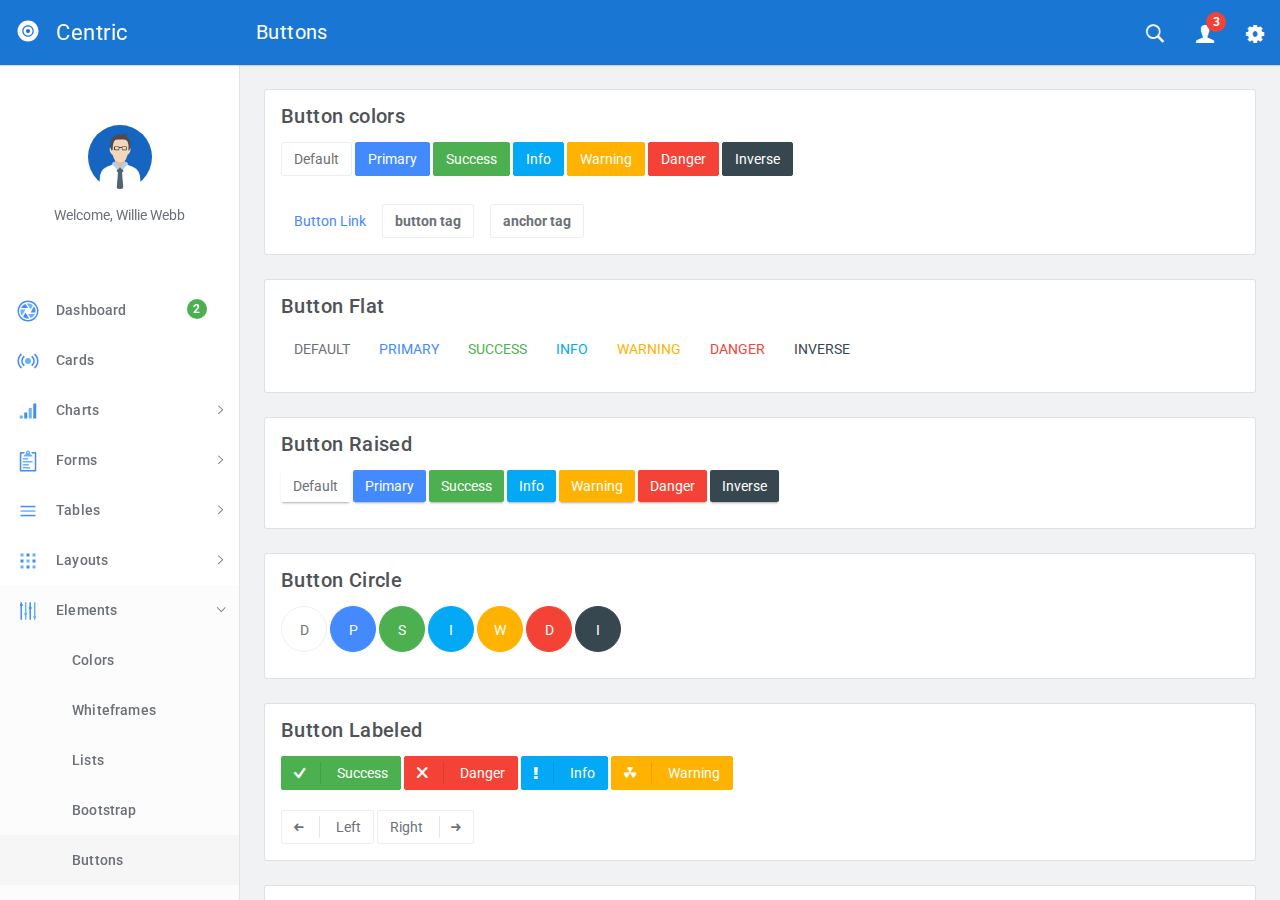
<file: src/buttons.html>
<!DOCTYPE html>
<html lang="en">
  <head>
    <meta charset="utf-8">
    <meta name="viewport" content="width=device-width, initial-scale=1, maximum-scale=1">
    <meta name="description" content="Bootstrap Admin Template">
    <meta name="keywords" content="app, responsive, jquery, bootstrap, dashboard, admin">
    <title>Centric - Bootstrap Admin Template</title>
    <!-- Vendor styles-->
    <!-- build:css(../app) css/vendor.css-->
    <!-- Animate.CSS-->
    <link rel="stylesheet" href="assets/vendor/animate.css/animate.css">
    <!-- Bootstrap-->
    <link rel="stylesheet" href="assets/vendor/bootstrap/dist/css/bootstrap.min.css">
    <!-- Ionicons-->
    <link rel="stylesheet" href="assets/vendor/ionicons/css/ionicons.css">
    <!-- Bluimp Gallery-->
    <link rel="stylesheet" href="assets/vendor/blueimp-gallery/css/blueimp-gallery.css">
    <link rel="stylesheet" href="assets/vendor/blueimp-gallery/css/blueimp-gallery-indicator.css">
    <link rel="stylesheet" href="assets/vendor/blueimp-gallery/css/blueimp-gallery-video.css">
    <!-- Datepicker-->
    <link rel="stylesheet" href="assets/vendor/bootstrap-datepicker/dist/css/bootstrap-datepicker3.css">
    <!-- Rickshaw-->
    <link rel="stylesheet" href="assets/vendor/rickshaw/rickshaw.css">
    <!-- Select2-->
    <link rel="stylesheet" href="assets/vendor/select2/dist/css/select2.css">
    <!-- Clockpicker-->
    <link rel="stylesheet" href="assets/vendor/clockpicker/dist/bootstrap-clockpicker.css">
    <!-- Range Slider-->
    <link rel="stylesheet" href="assets/vendor/nouislider/distribute/nouislider.min.css">
    <!-- ColorPicker-->
    <link rel="stylesheet" href="assets/vendor/mjolnic-bootstrap-colorpicker/dist/css/bootstrap-colorpicker.css">
    <!-- Summernote-->
    <link rel="stylesheet" href="assets/vendor/summernote/dist/summernote.css">
    <!-- Dropzone-->
    <link rel="stylesheet" href="assets/vendor/dropzone/dist/basic.css">
    <link rel="stylesheet" href="assets/vendor/dropzone/dist/dropzone.css">
    <!-- Xeditable-->
    <link rel="stylesheet" href="assets/vendor/x-editable/dist/bootstrap3-editable/css/bootstrap-editable.css">
    <!-- Bootgrid-->
    <link rel="stylesheet" href="assets/vendor/jquery.bootgrid/dist/jquery.bootgrid.css">
    <!-- Datatables-->
    <link rel="stylesheet" href="assets/vendor/datatables/media/css/jquery.dataTables.css">
    <!-- Sweet Alert-->
    <link rel="stylesheet" href="assets/vendor/sweetalert/dist/sweetalert.css">
    <!-- Loaders.CSS-->
    <link rel="stylesheet" href="assets/vendor/loaders.css/loaders.css">
    <!-- Material Floating Button-->
    <link rel="stylesheet" href="assets/vendor/ng-material-floating-button/mfb/dist/mfb.css">
    <!-- Material Colors-->
    <link rel="stylesheet" href="assets/vendor/material-colors/dist/colors.css">
    <!-- endbuild-->
    <!-- Application styles-->
    <link rel="stylesheet" href="assets/css/app.css">
  </head>
  <body class="theme-1">
    <div class="layout-container">
      <!-- top navbar-->
      <header class="header-container">
        <nav>
          <ul class="visible-xs visible-sm">
            <li><a id="sidebar-toggler" href="#" class="menu-link menu-link-slide"><span><em></em></span></a></li>
          </ul>
          <ul class="hidden-xs">
            <li><a id="offcanvas-toggler" href="#" class="menu-link menu-link-slide"><span><em></em></span></a></li>
          </ul>
          <h2 class="header-title">Buttons</h2>
          <ul class="pull-right">
            <li><a id="header-search" href="#" class="ripple"><em class="ion-ios-search-strong"></em></a></li>
            <li class="dropdown"><a href="#" data-toggle="dropdown" class="dropdown-toggle has-badge ripple"><em class="ion-person"></em><sup class="badge bg-danger">3</sup></a>
              <ul class="dropdown-menu dropdown-menu-right md-dropdown-menu">
                <li><a href="profile.html"><em class="ion-home icon-fw"></em>Profile</a></li>
                <li><a href="messages.html"><em class="ion-gear-a icon-fw"></em>Messages</a></li>
                <li role="presentation" class="divider"></li>
                <li><a href="user.login.html"><em class="ion-log-out icon-fw"></em>Logout</a></li>
              </ul>
            </li>
            <li><a id="header-settings" href="#" class="ripple"><em class="ion-gear-b"></em></a></li>
          </ul>
        </nav>
      </header>
      <!-- sidebar-->
      <aside class="sidebar-container">
        <div class="sidebar-header">
          <div class="pull-right pt-lg text-muted hidden"><em class="ion-close-round"></em></div><a href="#" class="sidebar-header-logo"><img src="assets/img/logo.png" data-svg-replace="assets/img/logo.svg" alt="Logo"><span class="sidebar-header-logo-text">Centric</span></a>
        </div>
        <div class="sidebar-content">
          <div class="sidebar-toolbar text-center"><a href=""><img src="assets/img/user/01.jpg" alt="Profile" class="img-circle thumb64"></a>
            <div class="mt">Welcome, Willie Webb</div>
          </div>
          <nav class="sidebar-nav">
            <ul>
              <li><a href="dashboard.html" class="ripple"><span class="pull-right nav-label"><span class="badge bg-success">2</span></span><span class="nav-icon"><img src="" data-svg-replace="assets/img/icons/aperture.svg" alt="MenuItem" class="hidden"></span><span>Dashboard</span></a></li>
              <li><a href="cards.html" class="ripple"><span class="pull-right nav-label"></span><span class="nav-icon"><img src="" data-svg-replace="assets/img/icons/radio-waves.svg" alt="MenuItem" class="hidden"></span><span>Cards</span></a></li>
              <li><a href="#" class="ripple"><span class="pull-right nav-caret"><em class="ion-ios-arrow-right"></em></span><span class="pull-right nav-label"></span><span class="nav-icon"><img src="" data-svg-replace="assets/img/icons/connection-bars.svg" alt="MenuItem" class="hidden"></span><span>Charts</span></a>
                <ul class="sidebar-subnav">
                  <li><a href="flot.html" class="ripple"><span class="pull-right nav-label"></span><span>Flot</span></a></li>
                  <li><a href="radial.html" class="ripple"><span class="pull-right nav-label"></span><span>Radial</span></a></li>
                  <li><a href="rickshaw.html" class="ripple"><span class="pull-right nav-label"></span><span>Rickshaw</span></a></li>
                </ul>
              </li>
              <li><a href="#" class="ripple"><span class="pull-right nav-caret"><em class="ion-ios-arrow-right"></em></span><span class="pull-right nav-label"></span><span class="nav-icon"><img src="" data-svg-replace="assets/img/icons/clipboard.svg" alt="MenuItem" class="hidden"></span><span>Forms</span></a>
                <ul class="sidebar-subnav">
                  <li><a href="forms.classic.html" class="ripple"><span class="pull-right nav-label"></span><span>Classic</span></a></li>
                  <li><a href="validation.html" class="ripple"><span class="pull-right nav-label"></span><span>Validation</span></a></li>
                  <li><a href="forms.advanced.html" class="ripple"><span class="pull-right nav-label"></span><span>Advanced</span></a></li>
                  <li><a href="material.html" class="ripple"><span class="pull-right nav-label"></span><span>Material</span></a></li>
                  <li><a href="editor.html" class="ripple"><span class="pull-right nav-label"></span><span>Editors</span></a></li>
                  <li><a href="dropzone.html" class="ripple"><span class="pull-right nav-label"></span><span>Dropzone</span></a></li>
                  <li><a href="xeditable.html" class="ripple"><span class="pull-right nav-label"></span><span>xEditable</span></a></li>
                  <li><a href="wizard.html" class="ripple"><span class="pull-right nav-label"></span><span>Wizard</span></a></li>
                </ul>
              </li>
              <li><a href="#" class="ripple"><span class="pull-right nav-caret"><em class="ion-ios-arrow-right"></em></span><span class="pull-right nav-label"></span><span class="nav-icon"><img src="" data-svg-replace="assets/img/icons/navicon.svg" alt="MenuItem" class="hidden"></span><span>Tables</span></a>
                <ul id="tables" class="sidebar-subnav">
                  <li><a href="tables.classic.html" class="ripple"><span class="pull-right nav-label"></span><span>Classic</span></a></li>
                  <li><a href="datatable.html" class="ripple"><span class="pull-right nav-label"></span><span>Datatable</span></a></li>
                  <li><a href="bootgrid.html" class="ripple"><span class="pull-right nav-label"></span><span>Bootgrid</span></a></li>
                </ul>
              </li>
              <li><a href="#" class="ripple"><span class="pull-right nav-caret"><em class="ion-ios-arrow-right"></em></span><span class="pull-right nav-label"></span><span class="nav-icon"><img src="" data-svg-replace="assets/img/icons/grid.svg" alt="MenuItem" class="hidden"></span><span>Layouts</span></a>
                <ul id="layouts" class="sidebar-subnav">
                  <li><a href="layouts.columns.html" class="ripple"><span class="pull-right nav-label"></span><span>Columns</span></a></li>
                  <li><a href="layouts.overlap.html" class="ripple"><span class="pull-right nav-label"></span><span>Overlap</span></a></li>
                  <li><a href="layouts.boxed.html" class="ripple"><span class="pull-right nav-label"></span><span>Boxed</span></a></li>
                  <li><a href="layouts.tabs.html" class="ripple"><span class="pull-right nav-label"></span><span>Tabs</span></a></li>
                  <li><a href="layouts.containers.html" class="ripple"><span class="pull-right nav-label"></span><span>Containers</span></a></li>
                </ul>
              </li>
              <li><a href="#" class="ripple"><span class="pull-right nav-caret"><em class="ion-ios-arrow-right"></em></span><span class="pull-right nav-label"></span><span class="nav-icon"><img src="" data-svg-replace="assets/img/icons/levels.svg" alt="MenuItem" class="hidden"></span><span>Elements</span></a>
                <ul id="elements" class="sidebar-subnav">
                  <li><a href="colors.html" class="ripple"><span class="pull-right nav-label"></span><span>Colors</span></a></li>
                  <li><a href="whiteframes.html" class="ripple"><span class="pull-right nav-label"></span><span>Whiteframes</span></a></li>
                  <li><a href="lists.html" class="ripple"><span class="pull-right nav-label"></span><span>Lists</span></a></li>
                  <li><a href="bootstrapui.html" class="ripple"><span class="pull-right nav-label"></span><span>Bootstrap</span></a></li>
                  <li><a href="buttons.html" class="ripple"><span class="pull-right nav-label"></span><span>Buttons</span></a></li>
                  <li><a href="sweetalert.html"><span class="pull-right nav-label"></span><span>Sweet-alert</span></a></li>
                  <li><a href="spinners.html" class="ripple"><span class="pull-right nav-label"></span><span>Spinners</span></a></li>
                  <li><a href="nestable.html" class="ripple"><span class="pull-right nav-label"></span><span>Nestable</span></a></li>
                  <li><a href="grid.html" class="ripple"><span class="pull-right nav-label"></span><span>Grid</span></a></li>
                  <li><a href="grid-masonry.html" class="ripple"><span class="pull-right nav-label"></span><span>Grid Masonry</span></a></li>
                  <li><a href="typography.html" class="ripple"><span class="pull-right nav-label"></span><span>Typography</span></a></li>
                  <li><a href="icons.html" class="ripple"><span class="pull-right nav-label"></span><span>Icons</span></a></li>
                  <li><a href="utilities.html" class="ripple"><span class="pull-right nav-label"></span><span>Utilities</span></a></li>
                </ul>
              </li>
              <li><a href="#" class="ripple"><span class="pull-right nav-caret"><em class="ion-ios-arrow-right"></em></span><span class="pull-right nav-label"></span><span class="nav-icon"><img src="" data-svg-replace="assets/img/icons/planet.svg" alt="MenuItem" class="hidden"></span><span>Maps</span></a>
                <ul id="maps" class="sidebar-subnav">
                  <li><a href="google-map-full.html" class="ripple"><span class="pull-right nav-label"></span><span>Google Maps Full</span></a></li>
                  <li><a href="google-map.html" class="ripple"><span class="pull-right nav-label"></span><span>Google Maps</span></a></li>
                  <li><a href="vector-map.html" class="ripple"><span class="pull-right nav-label"></span><span>Vector Maps</span></a></li>
                  <li><a href="datamaps.html" class="ripple"><span class="pull-right nav-label"></span><span>Datamaps</span></a></li>
                </ul>
              </li>
              <li><a href="#" class="ripple"><span class="pull-right nav-caret"><em class="ion-ios-arrow-right"></em></span><span class="pull-right nav-label"></span><span class="nav-icon"><img src="" data-svg-replace="assets/img/icons/ios-browsers.svg" alt="MenuItem" class="hidden"></span><span>Pages</span></a>
                <ul id="pages" class="sidebar-subnav">
                  <li><a href="timeline.html" class="ripple"><span class="pull-right nav-label"></span><span>Timeline</span></a></li>
                  <li><a href="invoice.html" class="ripple"><span class="pull-right nav-label"></span><span>Invoice</span></a></li>
                  <li><a href="pricing.html" class="ripple"><span class="pull-right nav-label"></span><span>Pricing</span></a></li>
                  <li><a href="contacts.html" class="ripple"><span class="pull-right nav-label"></span><span>Contacts</span></a></li>
                  <li><a href="faq.html" class="ripple"><span class="pull-right nav-label"></span><span>FAQ</span></a></li>
                  <li><a href="projects.html" class="ripple"><span class="pull-right nav-label"></span><span>Projects</span></a></li>
                  <li><a href="blog.html" class="ripple"><span class="pull-right nav-label"></span><span>Blog</span></a></li>
                  <li><a href="blog.article.html" class="ripple"><span class="pull-right nav-label"></span><span>Article</span></a></li>
                  <li><a href="profile.html" class="ripple"><span class="pull-right nav-label"></span><span>Profile</span></a></li>
                  <li><a href="gallery.html" class="ripple"><span class="pull-right nav-label"></span><span>Gallery</span></a></li>
                  <li><a href="wall.html" class="ripple"><span class="pull-right nav-label"></span><span>Wall</span></a></li>
                  <li><a href="search.html" class="ripple"><span class="pull-right nav-label"></span><span>Search</span></a></li>
                  <li><a href="messages.html" class="ripple"><span class="pull-right nav-label"></span><span>Messages Board</span></a></li>
                </ul>
              </li>
              <li><a href="#" class="ripple"><span class="pull-right nav-caret"><em class="ion-ios-arrow-right"></em></span><span class="pull-right nav-label"></span><span class="nav-icon"><img src="" data-svg-replace="assets/img/icons/person-stalker.svg" alt="MenuItem" class="hidden"></span><span>User</span></a>
                <ul id="user" class="sidebar-subnav">
                  <li><a href="login.html" class="ripple"><span class="pull-right nav-label"></span><span>Login</span></a></li>
                  <li><a href="signup.html" class="ripple"><span class="pull-right nav-label"></span><span>Signup</span></a></li>
                  <li><a href="lock.html" class="ripple"><span class="pull-right nav-label"></span><span>Lock</span></a></li>
                  <li><a href="recover.html" class="ripple"><span class="pull-right nav-label"></span><span>Recover</span></a></li>
                </ul>
              </li>
              <li><a href="../../angularjs/" class="ripple"><span class="nav-icon"><em class="ion-android-open"></em></span><span>AngularJS</span></a></li>
            </ul>
          </nav>
        </div>
      </aside>
      <div class="sidebar-layout-obfuscator"></div>
      <!-- Main section-->
      <main class="main-container">
        <!-- Page content-->
        <section>
          <div class="container container-lg">
            <!-- START card-->
            <div class="card">
              <div class="card-body">
                <h5 class="mt0">Button colors</h5>
                <button type="button" class="mb-sm btn btn-default ripple">Default</button>
                <button type="button" class="mb-sm btn btn-primary ripple">Primary</button>
                <button type="button" class="mb-sm btn btn-success ripple">Success</button>
                <button type="button" class="mb-sm btn btn-info ripple">Info</button>
                <button type="button" class="mb-sm btn btn-warning ripple">Warning</button>
                <button type="button" class="mb-sm btn btn-danger ripple">Danger</button>
                <button type="button" class="mb-sm btn btn-inverse ripple">Inverse</button><br><br><a href="#" class="btn btn-link ripple">Button Link</a>
                <button type="button" class="ripple btn btn-default mr"><strong>button tag</strong></button><a href="#" class="btn btn-default ripple"><strong>anchor tag</strong></a>
              </div>
            </div>
            <!-- END card-->
            <!-- START card-->
            <div class="card">
              <div class="card-body">
                <h5 class="mt0">Button Flat</h5>
                <p>
                  <button type="button" class="btn btn-flat btn-default ripple">Default</button>
                  <button type="button" class="btn btn-flat btn-primary ripple">Primary</button>
                  <button type="button" class="btn btn-flat btn-success ripple">Success</button>
                  <button type="button" class="btn btn-flat btn-info ripple">Info</button>
                  <button type="button" class="btn btn-flat btn-warning ripple">Warning</button>
                  <button type="button" class="btn btn-flat btn-danger ripple">Danger</button>
                  <button type="button" class="btn btn-flat btn-inverse ripple">Inverse</button>
                </p>
              </div>
            </div>
            <!-- END card-->
            <!-- START card-->
            <div class="card">
              <div class="card-body">
                <h5 class="mt0">Button Raised</h5>
                <p>
                  <button type="button" class="btn btn-raised btn-default ripple">Default</button>
                  <button type="button" class="btn btn-raised btn-primary ripple">Primary</button>
                  <button type="button" class="btn btn-raised btn-success ripple">Success</button>
                  <button type="button" class="btn btn-raised btn-info ripple">Info</button>
                  <button type="button" class="btn btn-raised btn-warning ripple">Warning</button>
                  <button type="button" class="btn btn-raised btn-danger ripple">Danger</button>
                  <button type="button" class="btn btn-raised btn-inverse ripple">Inverse</button>
                </p>
              </div>
            </div>
            <!-- END card-->
            <!-- START card-->
            <div class="card">
              <div class="card-body">
                <h5 class="mt0">Button Circle</h5>
                <p>
                  <button type="button" class="btn btn-circle btn-default ripple">D</button>
                  <button type="button" class="btn btn-circle btn-primary ripple">P</button>
                  <button type="button" class="btn btn-circle btn-success ripple">S</button>
                  <button type="button" class="btn btn-circle btn-info ripple">I</button>
                  <button type="button" class="btn btn-circle btn-warning ripple">W</button>
                  <button type="button" class="btn btn-circle btn-danger ripple">D</button>
                  <button type="button" class="btn btn-circle btn-inverse ripple">I</button>
                </p>
              </div>
            </div>
            <!-- END card-->
            <!-- START card-->
            <div class="card">
              <div class="card-body">
                <h5 class="mt0">Button Labeled</h5>
                <!-- Success button with label-->
                <button type="button" class="btn btn-labeled btn-success ripple"><span class="btn-label"><i class="ion-checkmark-round"></i></span>Success</button>
                <!-- Danger button with label-->
                <button type="button" class="btn btn-labeled btn-danger ripple"><span class="btn-label"><i class="ion-close-round"></i></span>Danger</button>
                <!-- Info button with label-->
                <button type="button" class="btn btn-labeled btn-info ripple"><span class="btn-label"><i class="ion-alert"></i></span>Info</button>
                <!-- Warning button with label-->
                <button type="button" class="btn btn-labeled btn-warning ripple"><span class="btn-label"><i class="ion-nuclear"></i></span>Warning</button><br><br>
                <!-- Standard button with label-->
                <button type="button" class="btn btn-labeled btn-default ripple"><span class="btn-label"><i class="ion-arrow-left-c"></i></span>Left</button>
                <!-- Standard button with label on the right side-->
                <button type="button" class="btn btn-labeled btn-default ripple">Right<span class="btn-label btn-label-right"><i class="ion-arrow-right-c"></i></span></button>
              </div>
            </div>
            <!-- END card-->
            <!-- START card-->
            <div class="card">
              <div class="card-body">
                <h5 class="mt0">Button sizing</h5>
                <div class="row">
                  <div class="col-md-4">
                    <p>
                      <button type="button" class="btn btn-primary btn-xl ripple">X-Large button</button>
                      <button type="button" class="btn btn-default btn-xl ripple">X-Large button</button>
                    </p>
                  </div>
                  <div class="col-md-4">
                    <p>
                      <button type="button" class="btn btn-primary btn-lg ripple">Large button</button>
                      <button type="button" class="btn btn-default btn-lg ripple">Large button</button>
                    </p>
                    <p>
                      <button type="button" class="btn btn-primary ripple">Default button</button>
                      <button type="button" class="btn btn-default ripple">Default button</button>
                    </p>
                  </div>
                  <div class="col-md-4">
                    <p>
                      <button type="button" class="btn btn-primary btn-sm ripple">Small button</button>
                      <button type="button" class="btn btn-default btn-sm ripple">Small button</button>
                    </p>
                    <p>
                      <button type="button" class="btn btn-primary btn-xs ripple">Extra small button</button>
                      <button type="button" class="btn btn-default btn-xs ripple">Extra small button</button>
                    </p>
                  </div>
                </div>
              </div>
            </div>
            <!-- END card-->
            <!-- START card-->
            <div class="card">
              <div class="card-body">
                <h5 class="mt0">Button group</h5>
                <p></p>
                <div class="btn-group">
                  <button type="button" class="btn btn-default ripple">Left</button>
                  <button type="button" class="btn btn-default ripple">Middle</button>
                  <button type="button" class="btn btn-default ripple">Right</button>
                </div>
                <p></p>
                <p></p>
                <div class="btn-group">
                  <button type="button" class="btn btn-default ripple">1</button>
                  <button type="button" class="btn btn-default ripple">2</button>
                  <button type="button" class="btn btn-default ripple">3</button>
                  <button type="button" class="btn btn-default ripple">4</button>
                </div>
                <div class="btn-group">
                  <button type="button" class="btn btn-default ripple">5</button>
                  <button type="button" class="btn btn-default ripple">6</button>
                  <button type="button" class="btn btn-default ripple">7</button>
                </div>
                <div class="btn-group">
                  <button type="button" class="btn btn-default ripple">8</button>
                </div>
              </div>
            </div>
            <!-- END card-->
            <!-- START card-->
            <div class="card">
              <div class="card-body">
                <h5 class="mt0">Button Pills</h5>
                <p>Pill left</p>
                <p>
                  <button type="button" class="btn btn-pill-left btn-default ripple">Default</button>
                  <button type="button" class="btn btn-pill-left btn-primary ripple">Primary</button>
                  <button type="button" class="btn btn-pill-left btn-success ripple">Success</button>
                  <button type="button" class="btn btn-pill-left btn-info ripple">Info</button>
                  <button type="button" class="btn btn-pill-left btn-warning ripple">Warning</button>
                  <button type="button" class="btn btn-pill-left btn-danger ripple">Danger</button>
                  <button type="button" class="btn btn-pill-left btn-inverse ripple">Inverse</button>
                </p>
                <p>Pill right</p>
                <p>
                  <button type="button" class="btn btn-pill-right btn-default ripple">Default</button>
                  <button type="button" class="btn btn-pill-right btn-primary ripple">Primary</button>
                  <button type="button" class="btn btn-pill-right btn-success ripple">Success</button>
                  <button type="button" class="btn btn-pill-right btn-info ripple">Info</button>
                  <button type="button" class="btn btn-pill-right btn-warning ripple">Warning</button>
                  <button type="button" class="btn btn-pill-right btn-danger ripple">Danger</button>
                  <button type="button" class="btn btn-pill-right btn-inverse ripple">Inverse</button>
                </p>
              </div>
            </div>
            <!-- END card-->
            <!-- START card-->
            <div class="card">
              <div class="card-body">
                <h5 class="mt0">Button Oval</h5>
                <button type="button" class="btn btn-oval btn-default ripple">Default</button>
                <button type="button" class="btn btn-oval btn-primary ripple">Primary</button>
                <button type="button" class="btn btn-oval btn-success ripple">Success</button>
                <button type="button" class="btn btn-oval btn-info ripple">Info</button>
                <button type="button" class="btn btn-oval btn-warning ripple">Warning</button>
                <button type="button" class="btn btn-oval btn-danger ripple">Danger</button>
                <button type="button" class="btn btn-oval btn-inverse ripple">Inverse</button>
              </div>
            </div>
            <!-- END card-->
            <!-- START card-->
            <div class="card">
              <div class="card-body">
                <h5 class="mt0">Button Square</h5>
                <button type="button" class="btn btn-square btn-default ripple">Default</button>
                <button type="button" class="btn btn-square btn-primary ripple">Primary</button>
                <button type="button" class="btn btn-square btn-success ripple">Success</button>
                <button type="button" class="btn btn-square btn-info ripple">Info</button>
                <button type="button" class="btn btn-square btn-warning ripple">Warning</button>
                <button type="button" class="btn btn-square btn-danger ripple">Danger</button>
                <button type="button" class="btn btn-square btn-inverse ripple">Inverse</button>
              </div>
            </div>
            <!-- END card-->
            <!-- START card-->
            <div class="card">
              <div class="card-body">
                <h5 class="mt0">Button dropdown</h5>
                          <!-- START button group-->
                          <div class="btn-group mb-sm">
                            <button type="button" data-toggle="dropdown" class="btn dropdown-toggle ripple btn-default">default<span class="caret"></span>
                            </button>
                            <ul role="menu" class="dropdown-menu">
                              <li><a href="#">Action</a></li>
                              <li><a href="#">Another action</a></li>
                              <li><a href="#">Something else here</a></li>
                              <li class="divider"></li>
                              <li><a href="#">Separated link</a></li>
                            </ul>
                          </div>
                          <!-- END button group-->
                          <!-- START button group-->
                          <div class="btn-group mb-sm">
                            <button type="button" data-toggle="dropdown" class="btn dropdown-toggle ripple btn-primary">primary<span class="caret"></span>
                            </button>
                            <ul role="menu" class="dropdown-menu">
                              <li><a href="#">Action</a></li>
                              <li><a href="#">Another action</a></li>
                              <li><a href="#">Something else here</a></li>
                              <li class="divider"></li>
                              <li><a href="#">Separated link</a></li>
                            </ul>
                          </div>
                          <!-- END button group-->
                          <!-- START button group-->
                          <div class="btn-group mb-sm">
                            <button type="button" data-toggle="dropdown" class="btn dropdown-toggle ripple btn-success">success<span class="caret"></span>
                            </button>
                            <ul role="menu" class="dropdown-menu">
                              <li><a href="#">Action</a></li>
                              <li><a href="#">Another action</a></li>
                              <li><a href="#">Something else here</a></li>
                              <li class="divider"></li>
                              <li><a href="#">Separated link</a></li>
                            </ul>
                          </div>
                          <!-- END button group-->
                          <!-- START button group-->
                          <div class="btn-group mb-sm">
                            <button type="button" data-toggle="dropdown" class="btn dropdown-toggle ripple btn-info">info<span class="caret"></span>
                            </button>
                            <ul role="menu" class="dropdown-menu">
                              <li><a href="#">Action</a></li>
                              <li><a href="#">Another action</a></li>
                              <li><a href="#">Something else here</a></li>
                              <li class="divider"></li>
                              <li><a href="#">Separated link</a></li>
                            </ul>
                          </div>
                          <!-- END button group-->
                          <!-- START button group-->
                          <div class="btn-group mb-sm">
                            <button type="button" data-toggle="dropdown" class="btn dropdown-toggle ripple btn-warning">warning<span class="caret"></span>
                            </button>
                            <ul role="menu" class="dropdown-menu">
                              <li><a href="#">Action</a></li>
                              <li><a href="#">Another action</a></li>
                              <li><a href="#">Something else here</a></li>
                              <li class="divider"></li>
                              <li><a href="#">Separated link</a></li>
                            </ul>
                          </div>
                          <!-- END button group-->
                          <!-- START button group-->
                          <div class="btn-group mb-sm">
                            <button type="button" data-toggle="dropdown" class="btn dropdown-toggle ripple btn-danger">danger<span class="caret"></span>
                            </button>
                            <ul role="menu" class="dropdown-menu">
                              <li><a href="#">Action</a></li>
                              <li><a href="#">Another action</a></li>
                              <li><a href="#">Something else here</a></li>
                              <li class="divider"></li>
                              <li><a href="#">Separated link</a></li>
                            </ul>
                          </div>
                          <!-- END button group-->
                          <!-- START button group-->
                          <div class="btn-group mb-sm">
                            <button type="button" data-toggle="dropdown" class="btn dropdown-toggle ripple btn-inverse">inverse<span class="caret"></span>
                            </button>
                            <ul role="menu" class="dropdown-menu">
                              <li><a href="#">Action</a></li>
                              <li><a href="#">Another action</a></li>
                              <li><a href="#">Something else here</a></li>
                              <li class="divider"></li>
                              <li><a href="#">Separated link</a></li>
                            </ul>
                          </div>
                          <!-- END button group-->
              </div>
            </div>
            <!-- END card-->
            <!-- START card-->
            <div class="card">
              <div class="card-body">
                <h5 class="mt0 ellipsis">Split button dropdown</h5>
                          <!-- START button group-->
                          <div class="btn-group">
                            <button type="button" class="btn ripple btn-default">Action</button>
                            <button type="button" data-toggle="dropdown" class="btn dropdown-toggle ripple btn-default"><span class="caret"></span><span class="sr-only">default</span></button>
                            <ul role="menu" class="dropdown-menu">
                              <li><a href="#">Action</a></li>
                              <li><a href="#">Another action</a></li>
                              <li><a href="#">Something else here</a></li>
                              <li class="divider"></li>
                              <li><a href="#">Separated link</a></li>
                            </ul>
                          </div>
                          <!-- END button group-->
                          <!-- START button group-->
                          <div class="btn-group">
                            <button type="button" class="btn ripple btn-primary">Action</button>
                            <button type="button" data-toggle="dropdown" class="btn dropdown-toggle ripple btn-primary"><span class="caret"></span><span class="sr-only">primary</span></button>
                            <ul role="menu" class="dropdown-menu">
                              <li><a href="#">Action</a></li>
                              <li><a href="#">Another action</a></li>
                              <li><a href="#">Something else here</a></li>
                              <li class="divider"></li>
                              <li><a href="#">Separated link</a></li>
                            </ul>
                          </div>
                          <!-- END button group-->
                          <!-- START button group-->
                          <div class="btn-group">
                            <button type="button" class="btn ripple btn-success">Action</button>
                            <button type="button" data-toggle="dropdown" class="btn dropdown-toggle ripple btn-success"><span class="caret"></span><span class="sr-only">success</span></button>
                            <ul role="menu" class="dropdown-menu">
                              <li><a href="#">Action</a></li>
                              <li><a href="#">Another action</a></li>
                              <li><a href="#">Something else here</a></li>
                              <li class="divider"></li>
                              <li><a href="#">Separated link</a></li>
                            </ul>
                          </div>
                          <!-- END button group-->
                          <!-- START button group-->
                          <div class="btn-group">
                            <button type="button" class="btn ripple btn-info">Action</button>
                            <button type="button" data-toggle="dropdown" class="btn dropdown-toggle ripple btn-info"><span class="caret"></span><span class="sr-only">info</span></button>
                            <ul role="menu" class="dropdown-menu">
                              <li><a href="#">Action</a></li>
                              <li><a href="#">Another action</a></li>
                              <li><a href="#">Something else here</a></li>
                              <li class="divider"></li>
                              <li><a href="#">Separated link</a></li>
                            </ul>
                          </div>
                          <!-- END button group-->
                          <!-- START button group-->
                          <div class="btn-group">
                            <button type="button" class="btn ripple btn-warning">Action</button>
                            <button type="button" data-toggle="dropdown" class="btn dropdown-toggle ripple btn-warning"><span class="caret"></span><span class="sr-only">warning</span></button>
                            <ul role="menu" class="dropdown-menu">
                              <li><a href="#">Action</a></li>
                              <li><a href="#">Another action</a></li>
                              <li><a href="#">Something else here</a></li>
                              <li class="divider"></li>
                              <li><a href="#">Separated link</a></li>
                            </ul>
                          </div>
                          <!-- END button group-->
                          <!-- START button group-->
                          <div class="btn-group">
                            <button type="button" class="btn ripple btn-danger">Action</button>
                            <button type="button" data-toggle="dropdown" class="btn dropdown-toggle ripple btn-danger"><span class="caret"></span><span class="sr-only">danger</span></button>
                            <ul role="menu" class="dropdown-menu">
                              <li><a href="#">Action</a></li>
                              <li><a href="#">Another action</a></li>
                              <li><a href="#">Something else here</a></li>
                              <li class="divider"></li>
                              <li><a href="#">Separated link</a></li>
                            </ul>
                          </div>
                          <!-- END button group-->
                          <!-- START button group-->
                          <div class="btn-group">
                            <button type="button" class="btn ripple btn-inverse">Action</button>
                            <button type="button" data-toggle="dropdown" class="btn dropdown-toggle ripple btn-inverse"><span class="caret"></span><span class="sr-only">inverse</span></button>
                            <ul role="menu" class="dropdown-menu">
                              <li><a href="#">Action</a></li>
                              <li><a href="#">Another action</a></li>
                              <li><a href="#">Something else here</a></li>
                              <li class="divider"></li>
                              <li><a href="#">Separated link</a></li>
                            </ul>
                          </div>
                          <!-- END button group-->
              </div>
            </div>
            <!-- END card-->
          </div>
        </section>
        <!-- Page footer-->
        <footer><span>2017 - Centric app.</span></footer>
      </main>
    </div>
    <!-- Search template-->
    <div tabindex="-1" role="dialog" class="modal modal-top fade modal-search">
      <div class="modal-dialog">
        <div class="modal-content">
          <div class="modal-body">
            <div class="pull-left">
              <button type="button" data-dismiss="modal" class="btn btn-flat"><em class="ion-arrow-left-c icon-24"></em></button>
            </div>
            <div class="pull-right">
              <button type="button" class="btn btn-flat"><em class="ion-android-microphone icon-24"></em></button>
            </div>
            <form action="#" class="oh">
              <div class="mda-form-control pt0">
                <input type="text" placeholder="Search.." data-localize="header.SEARCH" class="form-control header-input-search">
                <div class="mda-form-control-line"></div>
              </div>
            </form>
          </div>
        </div>
      </div>
    </div>
    <!-- End Search template-->
    <!-- Settings template-->
    <div tabindex="-1" role="dialog" class="modal-settings modal modal-right fade">
      <div class="modal-dialog modal-lg">
        <div class="modal-content">
          <div class="modal-header">
            <div data-dismiss="modal" class="pull-right clickable"><em class="ion-close-round text-soft"></em></div>
            <h4 class="modal-title"><span>Settings</span></h4>
          </div>
          <div class="modal-body">
            <div class="clearfix mb">
              <div class="pull-left wd-tiny mb">
                <div class="setting-color">
                  <label class="preview-theme-1">
                    <input type="radio" checked="checked" name="setting-theme" value="0"><span class="ion-checkmark-round"></span>
                    <div class="t-grid">
                      <div class="t-row">
                        <div class="t-col preview-header"></div>
                        <div class="t-col preview-sidebar"></div>
                        <div class="t-col preview-content"></div>
                      </div>
                    </div>
                  </label>
                </div>
              </div>
              <div class="pull-left wd-tiny mb">
                <div class="setting-color">
                  <label class="preview-theme-2">
                    <input type="radio" name="setting-theme" value="1"><span class="ion-checkmark-round"></span>
                    <div class="t-grid">
                      <div class="t-row">
                        <div class="t-col preview-header"></div>
                        <div class="t-col preview-sidebar"></div>
                        <div class="t-col preview-content"></div>
                      </div>
                    </div>
                  </label>
                </div>
              </div>
              <div class="pull-left wd-tiny mb">
                <div class="setting-color">
                  <label class="preview-theme-3">
                    <input type="radio" name="setting-theme" value="2"><span class="ion-checkmark-round"></span>
                    <div class="t-grid">
                      <div class="t-row">
                        <div class="t-col preview-header"></div>
                        <div class="t-col preview-sidebar"></div>
                        <div class="t-col preview-content"></div>
                      </div>
                    </div>
                  </label>
                </div>
              </div>
              <div class="pull-left wd-tiny mb">
                <div class="setting-color">
                  <label class="preview-theme-4">
                    <input type="radio" name="setting-theme" value="3"><span class="ion-checkmark-round"></span>
                    <div class="t-grid">
                      <div class="t-row">
                        <div class="t-col preview-header"></div>
                        <div class="t-col preview-sidebar"></div>
                        <div class="t-col preview-content"></div>
                      </div>
                    </div>
                  </label>
                </div>
              </div>
              <div class="pull-left wd-tiny mb">
                <div class="setting-color">
                  <label class="preview-theme-5">
                    <input type="radio" name="setting-theme" value="4"><span class="ion-checkmark-round"></span>
                    <div class="t-grid">
                      <div class="t-row">
                        <div class="t-col preview-header"></div>
                        <div class="t-col preview-sidebar"></div>
                        <div class="t-col preview-content"></div>
                      </div>
                    </div>
                  </label>
                </div>
              </div>
              <div class="pull-left wd-tiny mb">
                <div class="setting-color">
                  <label class="preview-theme-6">
                    <input type="radio" name="setting-theme" value="5"><span class="ion-checkmark-round"></span>
                    <div class="t-grid">
                      <div class="t-row">
                        <div class="t-col preview-header"></div>
                        <div class="t-col preview-sidebar"></div>
                        <div class="t-col preview-content"></div>
                      </div>
                    </div>
                  </label>
                </div>
              </div>
              <div class="pull-left wd-tiny mb">
                <div class="setting-color">
                  <label class="preview-theme-7">
                    <input type="radio" name="setting-theme" value="6"><span class="ion-checkmark-round"></span>
                    <div class="t-grid">
                      <div class="t-row">
                        <div class="t-col preview-header"></div>
                        <div class="t-col preview-sidebar"></div>
                        <div class="t-col preview-content"></div>
                      </div>
                    </div>
                  </label>
                </div>
              </div>
              <div class="pull-left wd-tiny mb">
                <div class="setting-color">
                  <label class="preview-theme-8">
                    <input type="radio" name="setting-theme" value="7"><span class="ion-checkmark-round"></span>
                    <div class="t-grid">
                      <div class="t-row">
                        <div class="t-col preview-header"></div>
                        <div class="t-col preview-sidebar"></div>
                        <div class="t-col preview-content"></div>
                      </div>
                    </div>
                  </label>
                </div>
              </div>
              <div class="pull-left wd-tiny mb">
                <div class="setting-color">
                  <label class="preview-theme-9">
                    <input type="radio" name="setting-theme" value="8"><span class="ion-checkmark-round"></span>
                    <div class="t-grid">
                      <div class="t-row">
                        <div class="t-col preview-header"></div>
                        <div class="t-col preview-sidebar"></div>
                        <div class="t-col preview-content"></div>
                      </div>
                    </div>
                  </label>
                </div>
              </div>
            </div>
            <hr>
            <p>
              <label class="mda-checkbox">
                <input id="sidebar-showheader" type="checkbox" checked=""><em class="bg-indigo-500"></em>Sidebar header
              </label>
            </p>
            <p>
              <label class="mda-checkbox">
                <input id="sidebar-showtoolbar" type="checkbox" checked=""><em class="bg-indigo-500"></em>Sidebar toolbar
              </label>
            </p>
            <p>
              <label class="mda-checkbox">
                <input id="sidebar-offcanvas" type="checkbox"><em class="bg-indigo-500"></em>Sidebar offcanvas
              </label>
            </p>
            <hr>
            <p>Navigation icon</p>
            <p>
              <label class="mda-radio">
                <input type="radio" name="headerMenulink" value="menu-link-close"><em class="bg-indigo-500"></em>Close icon
              </label>
            </p>
            <p>
              <label class="mda-radio">
                <input type="radio" checked="" name="headerMenulink" value="menu-link-slide"><em class="bg-indigo-500"></em>Slide arrow
              </label>
            </p>
            <p>
              <label class="mda-radio">
                <input type="radio" name="headerMenulink" value="menu-link-arrow"><em class="bg-indigo-500"></em>Big arrow
              </label>
            </p>
            <hr>
            <button type="button" data-toggle-fullscreen="" class="btn btn-default btn-raised">Toggle fullscreen</button>
            <hr>
            <p>Change language</p>
            <!-- START Language list-->
            <div class="btn-group">
              <button type="button" data-toggle="dropdown" class="btn btn-default btn-block btn-raised">English</button>
              <ul role="menu" class="dropdown-menu dropdown-menu-right animated fadeInUpShort">
                <li><a href="#" data-set-lang="en">English</a></li>
                <li><a href="#" data-set-lang="es">Spanish</a></li>
              </ul>
            </div>
            <!-- END Language list-->
          </div>
        </div>
      </div>
    </div>
    <!-- End Settings template-->
    <!-- Google Maps API-->
    <script type="text/javascript" src="http://maps.google.com/maps/api/js?key=AIzaSyD_MleSHludEfiKUi1CCyumkv74Pm4u8Is"></script>
    <!-- build:js(../app) js/vendor.js-->
    <!-- Modernizr-->
    <script src="assets/vendor/modernizr/modernizr.custom.js"></script>
    <!-- jQuery-->
    <script src="assets/vendor/jquery/dist/jquery.js"></script>
    <!-- Bootstrap-->
    <script src="assets/vendor/bootstrap/dist/js/bootstrap.js"></script>
    <!-- jQuery Browser-->
    <script src="assets/vendor/jquery.browser/dist/jquery.browser.js"></script>
    <!-- Material Colors-->
    <script src="assets/vendor/material-colors/dist/colors.js"></script>
    <!-- Bootstrap Filestyle-->
    <script src="assets/vendor/bootstrap-filestyle/src/bootstrap-filestyle.js"></script>
    <!-- Flot charts-->
    <script src="assets/vendor/flot/jquery.flot.js"></script>
    <script src="assets/vendor/flot/jquery.flot.categories.js"></script>
    <script src="assets/vendor/flot-spline/js/jquery.flot.spline.js"></script>
    <script src="assets/vendor/flot.tooltip/js/jquery.flot.tooltip.js"></script>
    <script src="assets/vendor/flot/jquery.flot.resize.js"></script>
    <script src="assets/vendor/flot/jquery.flot.pie.js"></script>
    <script src="assets/vendor/flot/jquery.flot.time.js"></script>
    <script src="assets/vendor/sidebysideimproved/jquery.flot.orderBars.js"></script>
    <!-- jVector Maps-->
    <script src="assets/vendor/ika.jvectormap/jquery-jvectormap-1.2.2.min.js"></script>
    <script src="assets/vendor/ika.jvectormap/jquery-jvectormap-us-mill-en.js"></script>
    <script src="assets/vendor/ika.jvectormap/jquery-jvectormap-world-mill-en.js"></script>
    <!-- Easypie Charts-->
    <script src="assets/vendor/jquery.easy-pie-chart/dist/jquery.easypiechart.js"></script>
    <!-- Screenfull-->
    <script src="assets/vendor/screenfull/dist/screenfull.js"></script>
    <!-- Sparkline-->
    <script src="assets/vendor/sparkline/index.js"></script>
    <!-- Datepicker-->
    <script src="assets/vendor/bootstrap-datepicker/js/bootstrap-datepicker.js"></script>
    <!-- jQuery Knob charts-->
    <script src="assets/vendor/jquery-knob/js/jquery.knob.js"></script>
    <!-- Rickshaw-->
    <script src="assets/vendor/d3/d3.js"></script>
    <script src="assets/vendor/rickshaw/rickshaw.js"></script>
    <!-- jQuery Form Validation-->
    <script src="assets/vendor/jquery-validation/dist/jquery.validate.js"></script>
    <script src="assets/vendor/jquery-validation/dist/additional-methods.js"></script>
    <!-- JQUERY STEPS-->
    <script src="assets/vendor/jquery.steps/build/jquery.steps.js"></script>
    <!-- Select2-->
    <script src="assets/vendor/select2/dist/js/select2.js"></script>
    <!-- Clockpicker-->
    <script src="assets/vendor/clockpicker/dist/bootstrap-clockpicker.js"></script>
    <!-- Range Slider-->
    <script src="assets/vendor/nouislider/distribute/nouislider.js"></script>
    <!-- ColorPicker-->
    <script src="assets/vendor/mjolnic-bootstrap-colorpicker/dist/js/bootstrap-colorpicker.js"></script>
    <!-- Summernote-->
    <script src="assets/vendor/summernote/dist/summernote.js"></script>
    <!-- Dropzone-->
    <script src="assets/vendor/dropzone/dist/dropzone.js"></script>
    <!-- Xeditable-->
    <script src="assets/vendor/x-editable/dist/bootstrap3-editable/js/bootstrap-editable.js"></script>
    <!-- Momentjs-->
    <script src="assets/vendor/moment/min/moment-with-locales.js"></script>
    <!-- Google Maps-->
    <script src="assets/vendor/gmaps/gmaps.js"></script>
    <!-- Bootgrid-->
    <script src="assets/vendor/jquery.bootgrid/dist/jquery.bootgrid.js"></script>
    <script src="assets/vendor/jquery.bootgrid/dist/jquery.bootgrid.fa.js"></script>
    <!-- Datatables-->
    <script src="assets/vendor/datatables/media/js/jquery.dataTables.js"></script>
    <!-- Nestable-->
    <script src="assets/vendor/nestable/jquery.nestable.js"></script>
    <!-- Sweet Alert-->
    <script src="assets/vendor/sweetalert/dist/sweetalert-dev.js"></script>
    <!-- Masonry-->
    <script src="assets/vendor/masonry/dist/masonry.pkgd.js"></script>
    <!-- Images Loaded-->
    <script src="assets/vendor/imagesloaded/imagesloaded.pkgd.js"></script>
    <!-- Loaders.CSS-->
    <script src="assets/vendor/loaders.css/loaders.css.js"></script>
    <!-- jQuery Localize-->
    <script src="assets/vendor/jquery-localize-i18n/dist/jquery.localize.js"></script>
    <!-- Blueimp Gallery-->
    <script src="assets/vendor/blueimp-gallery/js/blueimp-helper.js"></script>
    <script src="assets/vendor/blueimp-gallery/js/blueimp-gallery.js"></script>
    <script src="assets/vendor/blueimp-gallery/js/blueimp-gallery-fullscreen.js"></script>
    <script src="assets/vendor/blueimp-gallery/js/blueimp-gallery-indicator.js"></script>
    <script src="assets/vendor/blueimp-gallery/js/blueimp-gallery-video.js"></script>
    <script src="assets/vendor/blueimp-gallery/js/blueimp-gallery-vimeo.js"></script>
    <script src="assets/vendor/blueimp-gallery/js/blueimp-gallery-youtube.js"></script>
    <script src="assets/vendor/blueimp-gallery/js/jquery.blueimp-gallery.js"></script>
    <!-- Datamaps-->
    <script src="assets/vendor/topojson/topojson.min.js"></script>
    <script src="assets/vendor/datamaps/dist/datamaps.all.js"></script>
    <!-- endbuild-->
    <!-- App script-->
    <script src="assets/js/app.js"></script>
  </body>
</html>
</file>
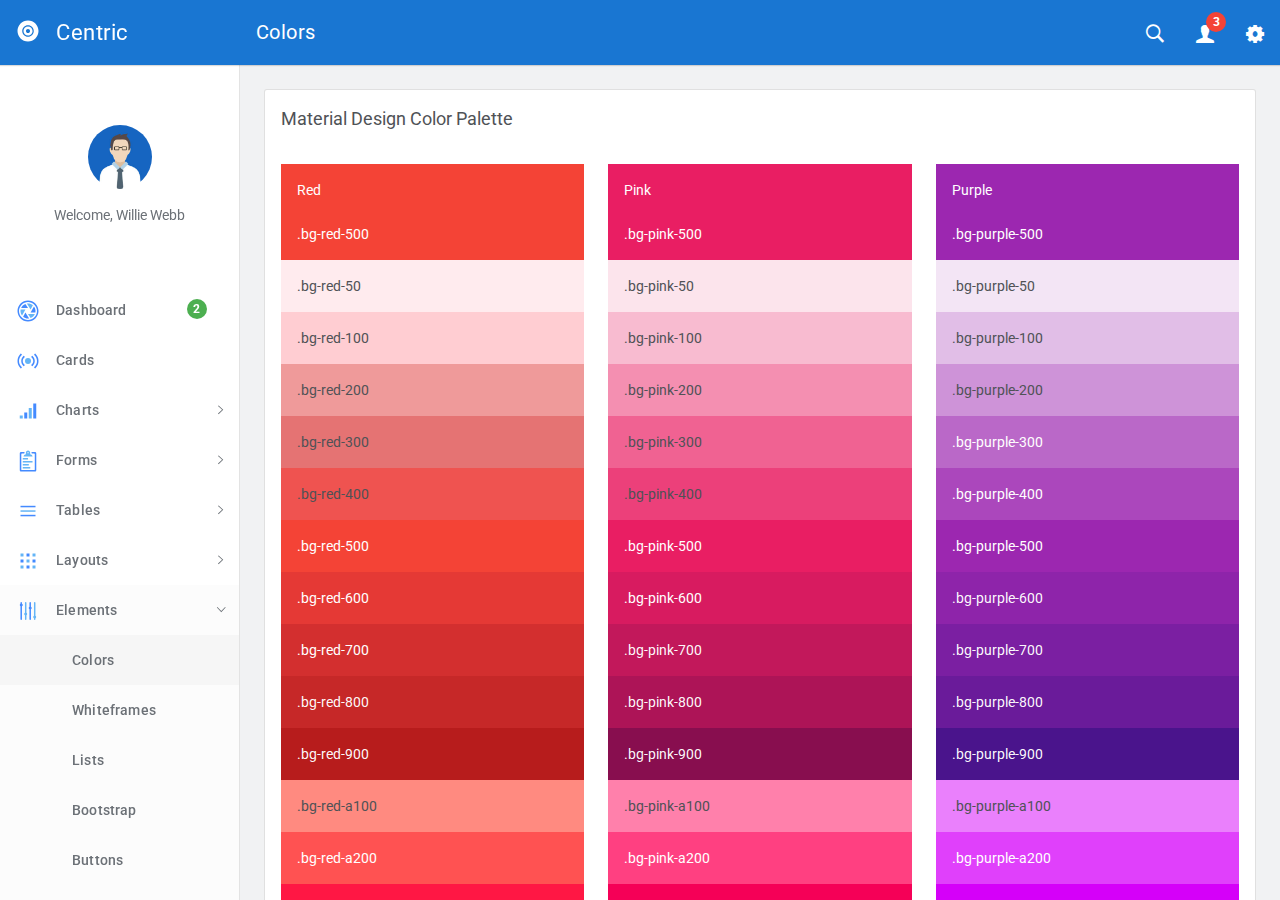
<file: src/colors.html>
<!DOCTYPE html>
<html lang="en">
  <head>
    <meta charset="utf-8">
    <meta name="viewport" content="width=device-width, initial-scale=1, maximum-scale=1">
    <meta name="description" content="Bootstrap Admin Template">
    <meta name="keywords" content="app, responsive, jquery, bootstrap, dashboard, admin">
    <title>Centric - Bootstrap Admin Template</title>
    <!-- Vendor styles-->
    <!-- build:css(../app) css/vendor.css-->
    <!-- Animate.CSS-->
    <link rel="stylesheet" href="assets/vendor/animate.css/animate.css">
    <!-- Bootstrap-->
    <link rel="stylesheet" href="assets/vendor/bootstrap/dist/css/bootstrap.min.css">
    <!-- Ionicons-->
    <link rel="stylesheet" href="assets/vendor/ionicons/css/ionicons.css">
    <!-- Bluimp Gallery-->
    <link rel="stylesheet" href="assets/vendor/blueimp-gallery/css/blueimp-gallery.css">
    <link rel="stylesheet" href="assets/vendor/blueimp-gallery/css/blueimp-gallery-indicator.css">
    <link rel="stylesheet" href="assets/vendor/blueimp-gallery/css/blueimp-gallery-video.css">
    <!-- Datepicker-->
    <link rel="stylesheet" href="assets/vendor/bootstrap-datepicker/dist/css/bootstrap-datepicker3.css">
    <!-- Rickshaw-->
    <link rel="stylesheet" href="assets/vendor/rickshaw/rickshaw.css">
    <!-- Select2-->
    <link rel="stylesheet" href="assets/vendor/select2/dist/css/select2.css">
    <!-- Clockpicker-->
    <link rel="stylesheet" href="assets/vendor/clockpicker/dist/bootstrap-clockpicker.css">
    <!-- Range Slider-->
    <link rel="stylesheet" href="assets/vendor/nouislider/distribute/nouislider.min.css">
    <!-- ColorPicker-->
    <link rel="stylesheet" href="assets/vendor/mjolnic-bootstrap-colorpicker/dist/css/bootstrap-colorpicker.css">
    <!-- Summernote-->
    <link rel="stylesheet" href="assets/vendor/summernote/dist/summernote.css">
    <!-- Dropzone-->
    <link rel="stylesheet" href="assets/vendor/dropzone/dist/basic.css">
    <link rel="stylesheet" href="assets/vendor/dropzone/dist/dropzone.css">
    <!-- Xeditable-->
    <link rel="stylesheet" href="assets/vendor/x-editable/dist/bootstrap3-editable/css/bootstrap-editable.css">
    <!-- Bootgrid-->
    <link rel="stylesheet" href="assets/vendor/jquery.bootgrid/dist/jquery.bootgrid.css">
    <!-- Datatables-->
    <link rel="stylesheet" href="assets/vendor/datatables/media/css/jquery.dataTables.css">
    <!-- Sweet Alert-->
    <link rel="stylesheet" href="assets/vendor/sweetalert/dist/sweetalert.css">
    <!-- Loaders.CSS-->
    <link rel="stylesheet" href="assets/vendor/loaders.css/loaders.css">
    <!-- Material Floating Button-->
    <link rel="stylesheet" href="assets/vendor/ng-material-floating-button/mfb/dist/mfb.css">
    <!-- Material Colors-->
    <link rel="stylesheet" href="assets/vendor/material-colors/dist/colors.css">
    <!-- endbuild-->
    <!-- Application styles-->
    <link rel="stylesheet" href="assets/css/app.css">
  </head>
  <body class="theme-1">
    <div class="layout-container">
      <!-- top navbar-->
      <header class="header-container">
        <nav>
          <ul class="visible-xs visible-sm">
            <li><a id="sidebar-toggler" href="#" class="menu-link menu-link-slide"><span><em></em></span></a></li>
          </ul>
          <ul class="hidden-xs">
            <li><a id="offcanvas-toggler" href="#" class="menu-link menu-link-slide"><span><em></em></span></a></li>
          </ul>
          <h2 class="header-title">Colors</h2>
          <ul class="pull-right">
            <li><a id="header-search" href="#" class="ripple"><em class="ion-ios-search-strong"></em></a></li>
            <li class="dropdown"><a href="#" data-toggle="dropdown" class="dropdown-toggle has-badge ripple"><em class="ion-person"></em><sup class="badge bg-danger">3</sup></a>
              <ul class="dropdown-menu dropdown-menu-right md-dropdown-menu">
                <li><a href="profile.html"><em class="ion-home icon-fw"></em>Profile</a></li>
                <li><a href="messages.html"><em class="ion-gear-a icon-fw"></em>Messages</a></li>
                <li role="presentation" class="divider"></li>
                <li><a href="user.login.html"><em class="ion-log-out icon-fw"></em>Logout</a></li>
              </ul>
            </li>
            <li><a id="header-settings" href="#" class="ripple"><em class="ion-gear-b"></em></a></li>
          </ul>
        </nav>
      </header>
      <!-- sidebar-->
      <aside class="sidebar-container">
        <div class="sidebar-header">
          <div class="pull-right pt-lg text-muted hidden"><em class="ion-close-round"></em></div><a href="#" class="sidebar-header-logo"><img src="assets/img/logo.png" data-svg-replace="assets/img/logo.svg" alt="Logo"><span class="sidebar-header-logo-text">Centric</span></a>
        </div>
        <div class="sidebar-content">
          <div class="sidebar-toolbar text-center"><a href=""><img src="assets/img/user/01.jpg" alt="Profile" class="img-circle thumb64"></a>
            <div class="mt">Welcome, Willie Webb</div>
          </div>
          <nav class="sidebar-nav">
            <ul>
              <li><a href="dashboard.html" class="ripple"><span class="pull-right nav-label"><span class="badge bg-success">2</span></span><span class="nav-icon"><img src="" data-svg-replace="assets/img/icons/aperture.svg" alt="MenuItem" class="hidden"></span><span>Dashboard</span></a></li>
              <li><a href="cards.html" class="ripple"><span class="pull-right nav-label"></span><span class="nav-icon"><img src="" data-svg-replace="assets/img/icons/radio-waves.svg" alt="MenuItem" class="hidden"></span><span>Cards</span></a></li>
              <li><a href="#" class="ripple"><span class="pull-right nav-caret"><em class="ion-ios-arrow-right"></em></span><span class="pull-right nav-label"></span><span class="nav-icon"><img src="" data-svg-replace="assets/img/icons/connection-bars.svg" alt="MenuItem" class="hidden"></span><span>Charts</span></a>
                <ul class="sidebar-subnav">
                  <li><a href="flot.html" class="ripple"><span class="pull-right nav-label"></span><span>Flot</span></a></li>
                  <li><a href="radial.html" class="ripple"><span class="pull-right nav-label"></span><span>Radial</span></a></li>
                  <li><a href="rickshaw.html" class="ripple"><span class="pull-right nav-label"></span><span>Rickshaw</span></a></li>
                </ul>
              </li>
              <li><a href="#" class="ripple"><span class="pull-right nav-caret"><em class="ion-ios-arrow-right"></em></span><span class="pull-right nav-label"></span><span class="nav-icon"><img src="" data-svg-replace="assets/img/icons/clipboard.svg" alt="MenuItem" class="hidden"></span><span>Forms</span></a>
                <ul class="sidebar-subnav">
                  <li><a href="forms.classic.html" class="ripple"><span class="pull-right nav-label"></span><span>Classic</span></a></li>
                  <li><a href="validation.html" class="ripple"><span class="pull-right nav-label"></span><span>Validation</span></a></li>
                  <li><a href="forms.advanced.html" class="ripple"><span class="pull-right nav-label"></span><span>Advanced</span></a></li>
                  <li><a href="material.html" class="ripple"><span class="pull-right nav-label"></span><span>Material</span></a></li>
                  <li><a href="editor.html" class="ripple"><span class="pull-right nav-label"></span><span>Editors</span></a></li>
                  <li><a href="dropzone.html" class="ripple"><span class="pull-right nav-label"></span><span>Dropzone</span></a></li>
                  <li><a href="xeditable.html" class="ripple"><span class="pull-right nav-label"></span><span>xEditable</span></a></li>
                  <li><a href="wizard.html" class="ripple"><span class="pull-right nav-label"></span><span>Wizard</span></a></li>
                </ul>
              </li>
              <li><a href="#" class="ripple"><span class="pull-right nav-caret"><em class="ion-ios-arrow-right"></em></span><span class="pull-right nav-label"></span><span class="nav-icon"><img src="" data-svg-replace="assets/img/icons/navicon.svg" alt="MenuItem" class="hidden"></span><span>Tables</span></a>
                <ul id="tables" class="sidebar-subnav">
                  <li><a href="tables.classic.html" class="ripple"><span class="pull-right nav-label"></span><span>Classic</span></a></li>
                  <li><a href="datatable.html" class="ripple"><span class="pull-right nav-label"></span><span>Datatable</span></a></li>
                  <li><a href="bootgrid.html" class="ripple"><span class="pull-right nav-label"></span><span>Bootgrid</span></a></li>
                </ul>
              </li>
              <li><a href="#" class="ripple"><span class="pull-right nav-caret"><em class="ion-ios-arrow-right"></em></span><span class="pull-right nav-label"></span><span class="nav-icon"><img src="" data-svg-replace="assets/img/icons/grid.svg" alt="MenuItem" class="hidden"></span><span>Layouts</span></a>
                <ul id="layouts" class="sidebar-subnav">
                  <li><a href="layouts.columns.html" class="ripple"><span class="pull-right nav-label"></span><span>Columns</span></a></li>
                  <li><a href="layouts.overlap.html" class="ripple"><span class="pull-right nav-label"></span><span>Overlap</span></a></li>
                  <li><a href="layouts.boxed.html" class="ripple"><span class="pull-right nav-label"></span><span>Boxed</span></a></li>
                  <li><a href="layouts.tabs.html" class="ripple"><span class="pull-right nav-label"></span><span>Tabs</span></a></li>
                  <li><a href="layouts.containers.html" class="ripple"><span class="pull-right nav-label"></span><span>Containers</span></a></li>
                </ul>
              </li>
              <li><a href="#" class="ripple"><span class="pull-right nav-caret"><em class="ion-ios-arrow-right"></em></span><span class="pull-right nav-label"></span><span class="nav-icon"><img src="" data-svg-replace="assets/img/icons/levels.svg" alt="MenuItem" class="hidden"></span><span>Elements</span></a>
                <ul id="elements" class="sidebar-subnav">
                  <li><a href="colors.html" class="ripple"><span class="pull-right nav-label"></span><span>Colors</span></a></li>
                  <li><a href="whiteframes.html" class="ripple"><span class="pull-right nav-label"></span><span>Whiteframes</span></a></li>
                  <li><a href="lists.html" class="ripple"><span class="pull-right nav-label"></span><span>Lists</span></a></li>
                  <li><a href="bootstrapui.html" class="ripple"><span class="pull-right nav-label"></span><span>Bootstrap</span></a></li>
                  <li><a href="buttons.html" class="ripple"><span class="pull-right nav-label"></span><span>Buttons</span></a></li>
                  <li><a href="sweetalert.html"><span class="pull-right nav-label"></span><span>Sweet-alert</span></a></li>
                  <li><a href="spinners.html" class="ripple"><span class="pull-right nav-label"></span><span>Spinners</span></a></li>
                  <li><a href="nestable.html" class="ripple"><span class="pull-right nav-label"></span><span>Nestable</span></a></li>
                  <li><a href="grid.html" class="ripple"><span class="pull-right nav-label"></span><span>Grid</span></a></li>
                  <li><a href="grid-masonry.html" class="ripple"><span class="pull-right nav-label"></span><span>Grid Masonry</span></a></li>
                  <li><a href="typography.html" class="ripple"><span class="pull-right nav-label"></span><span>Typography</span></a></li>
                  <li><a href="icons.html" class="ripple"><span class="pull-right nav-label"></span><span>Icons</span></a></li>
                  <li><a href="utilities.html" class="ripple"><span class="pull-right nav-label"></span><span>Utilities</span></a></li>
                </ul>
              </li>
              <li><a href="#" class="ripple"><span class="pull-right nav-caret"><em class="ion-ios-arrow-right"></em></span><span class="pull-right nav-label"></span><span class="nav-icon"><img src="" data-svg-replace="assets/img/icons/planet.svg" alt="MenuItem" class="hidden"></span><span>Maps</span></a>
                <ul id="maps" class="sidebar-subnav">
                  <li><a href="google-map-full.html" class="ripple"><span class="pull-right nav-label"></span><span>Google Maps Full</span></a></li>
                  <li><a href="google-map.html" class="ripple"><span class="pull-right nav-label"></span><span>Google Maps</span></a></li>
                  <li><a href="vector-map.html" class="ripple"><span class="pull-right nav-label"></span><span>Vector Maps</span></a></li>
                  <li><a href="datamaps.html" class="ripple"><span class="pull-right nav-label"></span><span>Datamaps</span></a></li>
                </ul>
              </li>
              <li><a href="#" class="ripple"><span class="pull-right nav-caret"><em class="ion-ios-arrow-right"></em></span><span class="pull-right nav-label"></span><span class="nav-icon"><img src="" data-svg-replace="assets/img/icons/ios-browsers.svg" alt="MenuItem" class="hidden"></span><span>Pages</span></a>
                <ul id="pages" class="sidebar-subnav">
                  <li><a href="timeline.html" class="ripple"><span class="pull-right nav-label"></span><span>Timeline</span></a></li>
                  <li><a href="invoice.html" class="ripple"><span class="pull-right nav-label"></span><span>Invoice</span></a></li>
                  <li><a href="pricing.html" class="ripple"><span class="pull-right nav-label"></span><span>Pricing</span></a></li>
                  <li><a href="contacts.html" class="ripple"><span class="pull-right nav-label"></span><span>Contacts</span></a></li>
                  <li><a href="faq.html" class="ripple"><span class="pull-right nav-label"></span><span>FAQ</span></a></li>
                  <li><a href="projects.html" class="ripple"><span class="pull-right nav-label"></span><span>Projects</span></a></li>
                  <li><a href="blog.html" class="ripple"><span class="pull-right nav-label"></span><span>Blog</span></a></li>
                  <li><a href="blog.article.html" class="ripple"><span class="pull-right nav-label"></span><span>Article</span></a></li>
                  <li><a href="profile.html" class="ripple"><span class="pull-right nav-label"></span><span>Profile</span></a></li>
                  <li><a href="gallery.html" class="ripple"><span class="pull-right nav-label"></span><span>Gallery</span></a></li>
                  <li><a href="wall.html" class="ripple"><span class="pull-right nav-label"></span><span>Wall</span></a></li>
                  <li><a href="search.html" class="ripple"><span class="pull-right nav-label"></span><span>Search</span></a></li>
                  <li><a href="messages.html" class="ripple"><span class="pull-right nav-label"></span><span>Messages Board</span></a></li>
                </ul>
              </li>
              <li><a href="#" class="ripple"><span class="pull-right nav-caret"><em class="ion-ios-arrow-right"></em></span><span class="pull-right nav-label"></span><span class="nav-icon"><img src="" data-svg-replace="assets/img/icons/person-stalker.svg" alt="MenuItem" class="hidden"></span><span>User</span></a>
                <ul id="user" class="sidebar-subnav">
                  <li><a href="login.html" class="ripple"><span class="pull-right nav-label"></span><span>Login</span></a></li>
                  <li><a href="signup.html" class="ripple"><span class="pull-right nav-label"></span><span>Signup</span></a></li>
                  <li><a href="lock.html" class="ripple"><span class="pull-right nav-label"></span><span>Lock</span></a></li>
                  <li><a href="recover.html" class="ripple"><span class="pull-right nav-label"></span><span>Recover</span></a></li>
                </ul>
              </li>
              <li><a href="../../angularjs/" class="ripple"><span class="nav-icon"><em class="ion-android-open"></em></span><span>AngularJS</span></a></li>
            </ul>
          </nav>
        </div>
      </aside>
      <div class="sidebar-layout-obfuscator"></div>
      <!-- Main section-->
      <main class="main-container">
        <!-- Page content-->
        <section>
          <div class="container container-lg">
            <div class="card">
              <div class="card-heading">
                <div class="card-title">Material Design Color Palette</div>
              </div>
              <div class="card-body">
                <div class="row mb-lg">
                  <div class="col-sm-4">
                    <div class="p bg-red-500">
                      <div class="mb-lg">Red</div>.bg-red-500
                    </div>
                    <div class="p bg-red-50">.bg-red-50</div>
                    <div class="p bg-red-100">.bg-red-100</div>
                    <div class="p bg-red-200">.bg-red-200</div>
                    <div class="p bg-red-300">.bg-red-300</div>
                    <div class="p bg-red-400">.bg-red-400</div>
                    <div class="p bg-red-500">.bg-red-500</div>
                    <div class="p bg-red-600">.bg-red-600</div>
                    <div class="p bg-red-700">.bg-red-700</div>
                    <div class="p bg-red-800">.bg-red-800</div>
                    <div class="p bg-red-900">.bg-red-900</div>
                    <div class="p bg-red-a100">.bg-red-a100</div>
                    <div class="p bg-red-a200">.bg-red-a200</div>
                    <div class="p bg-red-a400">.bg-red-a400</div>
                    <div class="p bg-red-a700">.bg-red-a700</div>
                  </div>
                  <div class="col-sm-4">
                    <div class="p bg-pink-500">
                      <div class="mb-lg">Pink</div>.bg-pink-500
                    </div>
                    <div class="p bg-pink-50">.bg-pink-50</div>
                    <div class="p bg-pink-100">.bg-pink-100</div>
                    <div class="p bg-pink-200">.bg-pink-200</div>
                    <div class="p bg-pink-300">.bg-pink-300</div>
                    <div class="p bg-pink-400">.bg-pink-400</div>
                    <div class="p bg-pink-500">.bg-pink-500</div>
                    <div class="p bg-pink-600">.bg-pink-600</div>
                    <div class="p bg-pink-700">.bg-pink-700</div>
                    <div class="p bg-pink-800">.bg-pink-800</div>
                    <div class="p bg-pink-900">.bg-pink-900</div>
                    <div class="p bg-pink-a100">.bg-pink-a100</div>
                    <div class="p bg-pink-a200">.bg-pink-a200</div>
                    <div class="p bg-pink-a400">.bg-pink-a400</div>
                    <div class="p bg-pink-a700">.bg-pink-a700</div>
                  </div>
                  <div class="col-sm-4">
                    <div class="p bg-purple-500">
                      <div class="mb-lg">Purple</div>.bg-purple-500
                    </div>
                    <div class="p bg-purple-50">.bg-purple-50</div>
                    <div class="p bg-purple-100">.bg-purple-100</div>
                    <div class="p bg-purple-200">.bg-purple-200</div>
                    <div class="p bg-purple-300">.bg-purple-300</div>
                    <div class="p bg-purple-400">.bg-purple-400</div>
                    <div class="p bg-purple-500">.bg-purple-500</div>
                    <div class="p bg-purple-600">.bg-purple-600</div>
                    <div class="p bg-purple-700">.bg-purple-700</div>
                    <div class="p bg-purple-800">.bg-purple-800</div>
                    <div class="p bg-purple-900">.bg-purple-900</div>
                    <div class="p bg-purple-a100">.bg-purple-a100</div>
                    <div class="p bg-purple-a200">.bg-purple-a200</div>
                    <div class="p bg-purple-a400">.bg-purple-a400</div>
                    <div class="p bg-purple-a700">.bg-purple-a700</div>
                  </div>
                </div>
                <div class="row mb-lg">
                  <div class="col-sm-4">
                    <div class="p bg-deep-purple-500">
                      <div class="mb-lg">Deep-purple</div>.bg-deep-purple-500
                    </div>
                    <div class="p bg-deep-purple-50">.bg-deep-purple-50</div>
                    <div class="p bg-deep-purple-100">.bg-deep-purple-100</div>
                    <div class="p bg-deep-purple-200">.bg-deep-purple-200</div>
                    <div class="p bg-deep-purple-300">.bg-deep-purple-300</div>
                    <div class="p bg-deep-purple-400">.bg-deep-purple-400</div>
                    <div class="p bg-deep-purple-500">.bg-deep-purple-500</div>
                    <div class="p bg-deep-purple-600">.bg-deep-purple-600</div>
                    <div class="p bg-deep-purple-700">.bg-deep-purple-700</div>
                    <div class="p bg-deep-purple-800">.bg-deep-purple-800</div>
                    <div class="p bg-deep-purple-900">.bg-deep-purple-900</div>
                    <div class="p bg-deep-purple-a100">.bg-deep-purple-a100</div>
                    <div class="p bg-deep-purple-a200">.bg-deep-purple-a200</div>
                    <div class="p bg-deep-purple-a400">.bg-deep-purple-a400</div>
                    <div class="p bg-deep-purple-a700">.bg-deep-purple-a700</div>
                  </div>
                  <div class="col-sm-4">
                    <div class="p bg-indigo-500">
                      <div class="mb-lg">Indigo</div>.bg-indigo-500
                    </div>
                    <div class="p bg-indigo-50">.bg-indigo-50</div>
                    <div class="p bg-indigo-100">.bg-indigo-100</div>
                    <div class="p bg-indigo-200">.bg-indigo-200</div>
                    <div class="p bg-indigo-300">.bg-indigo-300</div>
                    <div class="p bg-indigo-400">.bg-indigo-400</div>
                    <div class="p bg-indigo-500">.bg-indigo-500</div>
                    <div class="p bg-indigo-600">.bg-indigo-600</div>
                    <div class="p bg-indigo-700">.bg-indigo-700</div>
                    <div class="p bg-indigo-800">.bg-indigo-800</div>
                    <div class="p bg-indigo-900">.bg-indigo-900</div>
                    <div class="p bg-indigo-a100">.bg-indigo-a100</div>
                    <div class="p bg-indigo-a200">.bg-indigo-a200</div>
                    <div class="p bg-indigo-a400">.bg-indigo-a400</div>
                    <div class="p bg-indigo-a700">.bg-indigo-a700</div>
                  </div>
                  <div class="col-sm-4">
                    <div class="p bg-blue-500">
                      <div class="mb-lg">Blue</div>.bg-blue-500
                    </div>
                    <div class="p bg-blue-50">.bg-blue-50</div>
                    <div class="p bg-blue-100">.bg-blue-100</div>
                    <div class="p bg-blue-200">.bg-blue-200</div>
                    <div class="p bg-blue-300">.bg-blue-300</div>
                    <div class="p bg-blue-400">.bg-blue-400</div>
                    <div class="p bg-blue-500">.bg-blue-500</div>
                    <div class="p bg-blue-600">.bg-blue-600</div>
                    <div class="p bg-blue-700">.bg-blue-700</div>
                    <div class="p bg-blue-800">.bg-blue-800</div>
                    <div class="p bg-blue-900">.bg-blue-900</div>
                    <div class="p bg-blue-a100">.bg-blue-a100</div>
                    <div class="p bg-blue-a200">.bg-blue-a200</div>
                    <div class="p bg-blue-a400">.bg-blue-a400</div>
                    <div class="p bg-blue-a700">.bg-blue-a700</div>
                  </div>
                </div>
                <div class="row mb-lg">
                  <div class="col-sm-4">
                    <div class="p bg-light-blue-500">
                      <div class="mb-lg">Light-blue</div>.bg-light-blue-500
                    </div>
                    <div class="p bg-light-blue-50">.bg-light-blue-50</div>
                    <div class="p bg-light-blue-100">.bg-light-blue-100</div>
                    <div class="p bg-light-blue-200">.bg-light-blue-200</div>
                    <div class="p bg-light-blue-300">.bg-light-blue-300</div>
                    <div class="p bg-light-blue-400">.bg-light-blue-400</div>
                    <div class="p bg-light-blue-500">.bg-light-blue-500</div>
                    <div class="p bg-light-blue-600">.bg-light-blue-600</div>
                    <div class="p bg-light-blue-700">.bg-light-blue-700</div>
                    <div class="p bg-light-blue-800">.bg-light-blue-800</div>
                    <div class="p bg-light-blue-900">.bg-light-blue-900</div>
                    <div class="p bg-light-blue-a100">.bg-light-blue-a100</div>
                    <div class="p bg-light-blue-a200">.bg-light-blue-a200</div>
                    <div class="p bg-light-blue-a400">.bg-light-blue-a400</div>
                    <div class="p bg-light-blue-a700">.bg-light-blue-a700</div>
                  </div>
                  <div class="col-sm-4">
                    <div class="p bg-cyan-500">
                      <div class="mb-lg">Cyan</div>.bg-cyan-500
                    </div>
                    <div class="p bg-cyan-50">.bg-cyan-50</div>
                    <div class="p bg-cyan-100">.bg-cyan-100</div>
                    <div class="p bg-cyan-200">.bg-cyan-200</div>
                    <div class="p bg-cyan-300">.bg-cyan-300</div>
                    <div class="p bg-cyan-400">.bg-cyan-400</div>
                    <div class="p bg-cyan-500">.bg-cyan-500</div>
                    <div class="p bg-cyan-600">.bg-cyan-600</div>
                    <div class="p bg-cyan-700">.bg-cyan-700</div>
                    <div class="p bg-cyan-800">.bg-cyan-800</div>
                    <div class="p bg-cyan-900">.bg-cyan-900</div>
                    <div class="p bg-cyan-a100">.bg-cyan-a100</div>
                    <div class="p bg-cyan-a200">.bg-cyan-a200</div>
                    <div class="p bg-cyan-a400">.bg-cyan-a400</div>
                    <div class="p bg-cyan-a700">.bg-cyan-a700</div>
                  </div>
                  <div class="col-sm-4">
                    <div class="p bg-teal-500">
                      <div class="mb-lg">Teal</div>.bg-teal-500
                    </div>
                    <div class="p bg-teal-50">.bg-teal-50</div>
                    <div class="p bg-teal-100">.bg-teal-100</div>
                    <div class="p bg-teal-200">.bg-teal-200</div>
                    <div class="p bg-teal-300">.bg-teal-300</div>
                    <div class="p bg-teal-400">.bg-teal-400</div>
                    <div class="p bg-teal-500">.bg-teal-500</div>
                    <div class="p bg-teal-600">.bg-teal-600</div>
                    <div class="p bg-teal-700">.bg-teal-700</div>
                    <div class="p bg-teal-800">.bg-teal-800</div>
                    <div class="p bg-teal-900">.bg-teal-900</div>
                    <div class="p bg-teal-a100">.bg-teal-a100</div>
                    <div class="p bg-teal-a200">.bg-teal-a200</div>
                    <div class="p bg-teal-a400">.bg-teal-a400</div>
                    <div class="p bg-teal-a700">.bg-teal-a700</div>
                  </div>
                </div>
                <div class="row mb-lg">
                  <div class="col-sm-4">
                    <div class="p bg-green-500">
                      <div class="mb-lg">Green</div>.bg-green-500
                    </div>
                    <div class="p bg-green-50">.bg-green-50</div>
                    <div class="p bg-green-100">.bg-green-100</div>
                    <div class="p bg-green-200">.bg-green-200</div>
                    <div class="p bg-green-300">.bg-green-300</div>
                    <div class="p bg-green-400">.bg-green-400</div>
                    <div class="p bg-green-500">.bg-green-500</div>
                    <div class="p bg-green-600">.bg-green-600</div>
                    <div class="p bg-green-700">.bg-green-700</div>
                    <div class="p bg-green-800">.bg-green-800</div>
                    <div class="p bg-green-900">.bg-green-900</div>
                    <div class="p bg-green-a100">.bg-green-a100</div>
                    <div class="p bg-green-a200">.bg-green-a200</div>
                    <div class="p bg-green-a400">.bg-green-a400</div>
                    <div class="p bg-green-a700">.bg-green-a700</div>
                  </div>
                  <div class="col-sm-4">
                    <div class="p bg-light-green-500">
                      <div class="mb-lg">Light-green</div>.bg-light-green-500
                    </div>
                    <div class="p bg-light-green-50">.bg-light-green-50</div>
                    <div class="p bg-light-green-100">.bg-light-green-100</div>
                    <div class="p bg-light-green-200">.bg-light-green-200</div>
                    <div class="p bg-light-green-300">.bg-light-green-300</div>
                    <div class="p bg-light-green-400">.bg-light-green-400</div>
                    <div class="p bg-light-green-500">.bg-light-green-500</div>
                    <div class="p bg-light-green-600">.bg-light-green-600</div>
                    <div class="p bg-light-green-700">.bg-light-green-700</div>
                    <div class="p bg-light-green-800">.bg-light-green-800</div>
                    <div class="p bg-light-green-900">.bg-light-green-900</div>
                    <div class="p bg-light-green-a100">.bg-light-green-a100</div>
                    <div class="p bg-light-green-a200">.bg-light-green-a200</div>
                    <div class="p bg-light-green-a400">.bg-light-green-a400</div>
                    <div class="p bg-light-green-a700">.bg-light-green-a700</div>
                  </div>
                  <div class="col-sm-4">
                    <div class="p bg-lime-500">
                      <div class="mb-lg">Lime</div>.bg-lime-500
                    </div>
                    <div class="p bg-lime-50">.bg-lime-50</div>
                    <div class="p bg-lime-100">.bg-lime-100</div>
                    <div class="p bg-lime-200">.bg-lime-200</div>
                    <div class="p bg-lime-300">.bg-lime-300</div>
                    <div class="p bg-lime-400">.bg-lime-400</div>
                    <div class="p bg-lime-500">.bg-lime-500</div>
                    <div class="p bg-lime-600">.bg-lime-600</div>
                    <div class="p bg-lime-700">.bg-lime-700</div>
                    <div class="p bg-lime-800">.bg-lime-800</div>
                    <div class="p bg-lime-900">.bg-lime-900</div>
                    <div class="p bg-lime-a100">.bg-lime-a100</div>
                    <div class="p bg-lime-a200">.bg-lime-a200</div>
                    <div class="p bg-lime-a400">.bg-lime-a400</div>
                    <div class="p bg-lime-a700">.bg-lime-a700</div>
                  </div>
                </div>
                <div class="row mb-lg">
                  <div class="col-sm-4">
                    <div class="p bg-yellow-500">
                      <div class="mb-lg">Yellow</div>.bg-yellow-500
                    </div>
                    <div class="p bg-yellow-50">.bg-yellow-50</div>
                    <div class="p bg-yellow-100">.bg-yellow-100</div>
                    <div class="p bg-yellow-200">.bg-yellow-200</div>
                    <div class="p bg-yellow-300">.bg-yellow-300</div>
                    <div class="p bg-yellow-400">.bg-yellow-400</div>
                    <div class="p bg-yellow-500">.bg-yellow-500</div>
                    <div class="p bg-yellow-600">.bg-yellow-600</div>
                    <div class="p bg-yellow-700">.bg-yellow-700</div>
                    <div class="p bg-yellow-800">.bg-yellow-800</div>
                    <div class="p bg-yellow-900">.bg-yellow-900</div>
                    <div class="p bg-yellow-a100">.bg-yellow-a100</div>
                    <div class="p bg-yellow-a200">.bg-yellow-a200</div>
                    <div class="p bg-yellow-a400">.bg-yellow-a400</div>
                    <div class="p bg-yellow-a700">.bg-yellow-a700</div>
                  </div>
                  <div class="col-sm-4">
                    <div class="p bg-amber-500">
                      <div class="mb-lg">Amber</div>.bg-amber-500
                    </div>
                    <div class="p bg-amber-50">.bg-amber-50</div>
                    <div class="p bg-amber-100">.bg-amber-100</div>
                    <div class="p bg-amber-200">.bg-amber-200</div>
                    <div class="p bg-amber-300">.bg-amber-300</div>
                    <div class="p bg-amber-400">.bg-amber-400</div>
                    <div class="p bg-amber-500">.bg-amber-500</div>
                    <div class="p bg-amber-600">.bg-amber-600</div>
                    <div class="p bg-amber-700">.bg-amber-700</div>
                    <div class="p bg-amber-800">.bg-amber-800</div>
                    <div class="p bg-amber-900">.bg-amber-900</div>
                    <div class="p bg-amber-a100">.bg-amber-a100</div>
                    <div class="p bg-amber-a200">.bg-amber-a200</div>
                    <div class="p bg-amber-a400">.bg-amber-a400</div>
                    <div class="p bg-amber-a700">.bg-amber-a700</div>
                  </div>
                  <div class="col-sm-4">
                    <div class="p bg-orange-500">
                      <div class="mb-lg">Orange</div>.bg-orange-500
                    </div>
                    <div class="p bg-orange-50">.bg-orange-50</div>
                    <div class="p bg-orange-100">.bg-orange-100</div>
                    <div class="p bg-orange-200">.bg-orange-200</div>
                    <div class="p bg-orange-300">.bg-orange-300</div>
                    <div class="p bg-orange-400">.bg-orange-400</div>
                    <div class="p bg-orange-500">.bg-orange-500</div>
                    <div class="p bg-orange-600">.bg-orange-600</div>
                    <div class="p bg-orange-700">.bg-orange-700</div>
                    <div class="p bg-orange-800">.bg-orange-800</div>
                    <div class="p bg-orange-900">.bg-orange-900</div>
                    <div class="p bg-orange-a100">.bg-orange-a100</div>
                    <div class="p bg-orange-a200">.bg-orange-a200</div>
                    <div class="p bg-orange-a400">.bg-orange-a400</div>
                    <div class="p bg-orange-a700">.bg-orange-a700</div>
                  </div>
                </div>
                <div class="row mb-lg">
                  <div class="col-sm-4">
                    <div class="p bg-deep-orange-500">
                      <div class="mb-lg">Deep-orange</div>.bg-deep-orange-500
                    </div>
                    <div class="p bg-deep-orange-50">.bg-deep-orange-50</div>
                    <div class="p bg-deep-orange-100">.bg-deep-orange-100</div>
                    <div class="p bg-deep-orange-200">.bg-deep-orange-200</div>
                    <div class="p bg-deep-orange-300">.bg-deep-orange-300</div>
                    <div class="p bg-deep-orange-400">.bg-deep-orange-400</div>
                    <div class="p bg-deep-orange-500">.bg-deep-orange-500</div>
                    <div class="p bg-deep-orange-600">.bg-deep-orange-600</div>
                    <div class="p bg-deep-orange-700">.bg-deep-orange-700</div>
                    <div class="p bg-deep-orange-800">.bg-deep-orange-800</div>
                    <div class="p bg-deep-orange-900">.bg-deep-orange-900</div>
                    <div class="p bg-deep-orange-a100">.bg-deep-orange-a100</div>
                    <div class="p bg-deep-orange-a200">.bg-deep-orange-a200</div>
                    <div class="p bg-deep-orange-a400">.bg-deep-orange-a400</div>
                    <div class="p bg-deep-orange-a700">.bg-deep-orange-a700</div>
                  </div>
                  <div class="col-sm-4">
                    <div class="p bg-brown-500">
                      <div class="mb-lg">Brown</div>.bg-brown-500
                    </div>
                    <div class="p bg-brown-50">.bg-brown-50</div>
                    <div class="p bg-brown-100">.bg-brown-100</div>
                    <div class="p bg-brown-200">.bg-brown-200</div>
                    <div class="p bg-brown-300">.bg-brown-300</div>
                    <div class="p bg-brown-400">.bg-brown-400</div>
                    <div class="p bg-brown-500">.bg-brown-500</div>
                    <div class="p bg-brown-600">.bg-brown-600</div>
                    <div class="p bg-brown-700">.bg-brown-700</div>
                    <div class="p bg-brown-800">.bg-brown-800</div>
                    <div class="p bg-brown-900">.bg-brown-900</div>
                  </div>
                  <div class="col-sm-4">
                    <div class="p bg-blue-grey-500">
                      <div class="mb-lg">Blue-grey</div>.bg-blue-grey-500
                    </div>
                    <div class="p bg-blue-grey-50">.bg-blue-grey-50</div>
                    <div class="p bg-blue-grey-100">.bg-blue-grey-100</div>
                    <div class="p bg-blue-grey-200">.bg-blue-grey-200</div>
                    <div class="p bg-blue-grey-300">.bg-blue-grey-300</div>
                    <div class="p bg-blue-grey-400">.bg-blue-grey-400</div>
                    <div class="p bg-blue-grey-500">.bg-blue-grey-500</div>
                    <div class="p bg-blue-grey-600">.bg-blue-grey-600</div>
                    <div class="p bg-blue-grey-700">.bg-blue-grey-700</div>
                    <div class="p bg-blue-grey-800">.bg-blue-grey-800</div>
                    <div class="p bg-blue-grey-900">.bg-blue-grey-900</div>
                  </div>
                </div>
                <div class="row mb-lg">
                  <div class="col-sm-4">
                    <div class="p bg-grey-500">
                      <div class="mb-lg">Grey</div>.bg-grey-500
                    </div>
                    <div class="p bg-grey-50">.bg-grey-50</div>
                    <div class="p bg-grey-100">.bg-grey-100</div>
                    <div class="p bg-grey-200">.bg-grey-200</div>
                    <div class="p bg-grey-300">.bg-grey-300</div>
                    <div class="p bg-grey-400">.bg-grey-400</div>
                    <div class="p bg-grey-500">.bg-grey-500</div>
                    <div class="p bg-grey-600">.bg-grey-600</div>
                    <div class="p bg-grey-700">.bg-grey-700</div>
                    <div class="p bg-grey-800">.bg-grey-800</div>
                    <div class="p bg-grey-900">.bg-grey-900</div>
                  </div>
                </div>
              </div>
            </div>
          </div>
        </section>
        <!-- Page footer-->
        <footer><span>2017 - Centric app.</span></footer>
      </main>
    </div>
    <!-- Search template-->
    <div tabindex="-1" role="dialog" class="modal modal-top fade modal-search">
      <div class="modal-dialog">
        <div class="modal-content">
          <div class="modal-body">
            <div class="pull-left">
              <button type="button" data-dismiss="modal" class="btn btn-flat"><em class="ion-arrow-left-c icon-24"></em></button>
            </div>
            <div class="pull-right">
              <button type="button" class="btn btn-flat"><em class="ion-android-microphone icon-24"></em></button>
            </div>
            <form action="#" class="oh">
              <div class="mda-form-control pt0">
                <input type="text" placeholder="Search.." data-localize="header.SEARCH" class="form-control header-input-search">
                <div class="mda-form-control-line"></div>
              </div>
            </form>
          </div>
        </div>
      </div>
    </div>
    <!-- End Search template-->
    <!-- Settings template-->
    <div tabindex="-1" role="dialog" class="modal-settings modal modal-right fade">
      <div class="modal-dialog modal-lg">
        <div class="modal-content">
          <div class="modal-header">
            <div data-dismiss="modal" class="pull-right clickable"><em class="ion-close-round text-soft"></em></div>
            <h4 class="modal-title"><span>Settings</span></h4>
          </div>
          <div class="modal-body">
            <div class="clearfix mb">
              <div class="pull-left wd-tiny mb">
                <div class="setting-color">
                  <label class="preview-theme-1">
                    <input type="radio" checked="checked" name="setting-theme" value="0"><span class="ion-checkmark-round"></span>
                    <div class="t-grid">
                      <div class="t-row">
                        <div class="t-col preview-header"></div>
                        <div class="t-col preview-sidebar"></div>
                        <div class="t-col preview-content"></div>
                      </div>
                    </div>
                  </label>
                </div>
              </div>
              <div class="pull-left wd-tiny mb">
                <div class="setting-color">
                  <label class="preview-theme-2">
                    <input type="radio" name="setting-theme" value="1"><span class="ion-checkmark-round"></span>
                    <div class="t-grid">
                      <div class="t-row">
                        <div class="t-col preview-header"></div>
                        <div class="t-col preview-sidebar"></div>
                        <div class="t-col preview-content"></div>
                      </div>
                    </div>
                  </label>
                </div>
              </div>
              <div class="pull-left wd-tiny mb">
                <div class="setting-color">
                  <label class="preview-theme-3">
                    <input type="radio" name="setting-theme" value="2"><span class="ion-checkmark-round"></span>
                    <div class="t-grid">
                      <div class="t-row">
                        <div class="t-col preview-header"></div>
                        <div class="t-col preview-sidebar"></div>
                        <div class="t-col preview-content"></div>
                      </div>
                    </div>
                  </label>
                </div>
              </div>
              <div class="pull-left wd-tiny mb">
                <div class="setting-color">
                  <label class="preview-theme-4">
                    <input type="radio" name="setting-theme" value="3"><span class="ion-checkmark-round"></span>
                    <div class="t-grid">
                      <div class="t-row">
                        <div class="t-col preview-header"></div>
                        <div class="t-col preview-sidebar"></div>
                        <div class="t-col preview-content"></div>
                      </div>
                    </div>
                  </label>
                </div>
              </div>
              <div class="pull-left wd-tiny mb">
                <div class="setting-color">
                  <label class="preview-theme-5">
                    <input type="radio" name="setting-theme" value="4"><span class="ion-checkmark-round"></span>
                    <div class="t-grid">
                      <div class="t-row">
                        <div class="t-col preview-header"></div>
                        <div class="t-col preview-sidebar"></div>
                        <div class="t-col preview-content"></div>
                      </div>
                    </div>
                  </label>
                </div>
              </div>
              <div class="pull-left wd-tiny mb">
                <div class="setting-color">
                  <label class="preview-theme-6">
                    <input type="radio" name="setting-theme" value="5"><span class="ion-checkmark-round"></span>
                    <div class="t-grid">
                      <div class="t-row">
                        <div class="t-col preview-header"></div>
                        <div class="t-col preview-sidebar"></div>
                        <div class="t-col preview-content"></div>
                      </div>
                    </div>
                  </label>
                </div>
              </div>
              <div class="pull-left wd-tiny mb">
                <div class="setting-color">
                  <label class="preview-theme-7">
                    <input type="radio" name="setting-theme" value="6"><span class="ion-checkmark-round"></span>
                    <div class="t-grid">
                      <div class="t-row">
                        <div class="t-col preview-header"></div>
                        <div class="t-col preview-sidebar"></div>
                        <div class="t-col preview-content"></div>
                      </div>
                    </div>
                  </label>
                </div>
              </div>
              <div class="pull-left wd-tiny mb">
                <div class="setting-color">
                  <label class="preview-theme-8">
                    <input type="radio" name="setting-theme" value="7"><span class="ion-checkmark-round"></span>
                    <div class="t-grid">
                      <div class="t-row">
                        <div class="t-col preview-header"></div>
                        <div class="t-col preview-sidebar"></div>
                        <div class="t-col preview-content"></div>
                      </div>
                    </div>
                  </label>
                </div>
              </div>
              <div class="pull-left wd-tiny mb">
                <div class="setting-color">
                  <label class="preview-theme-9">
                    <input type="radio" name="setting-theme" value="8"><span class="ion-checkmark-round"></span>
                    <div class="t-grid">
                      <div class="t-row">
                        <div class="t-col preview-header"></div>
                        <div class="t-col preview-sidebar"></div>
                        <div class="t-col preview-content"></div>
                      </div>
                    </div>
                  </label>
                </div>
              </div>
            </div>
            <hr>
            <p>
              <label class="mda-checkbox">
                <input id="sidebar-showheader" type="checkbox" checked=""><em class="bg-indigo-500"></em>Sidebar header
              </label>
            </p>
            <p>
              <label class="mda-checkbox">
                <input id="sidebar-showtoolbar" type="checkbox" checked=""><em class="bg-indigo-500"></em>Sidebar toolbar
              </label>
            </p>
            <p>
              <label class="mda-checkbox">
                <input id="sidebar-offcanvas" type="checkbox"><em class="bg-indigo-500"></em>Sidebar offcanvas
              </label>
            </p>
            <hr>
            <p>Navigation icon</p>
            <p>
              <label class="mda-radio">
                <input type="radio" name="headerMenulink" value="menu-link-close"><em class="bg-indigo-500"></em>Close icon
              </label>
            </p>
            <p>
              <label class="mda-radio">
                <input type="radio" checked="" name="headerMenulink" value="menu-link-slide"><em class="bg-indigo-500"></em>Slide arrow
              </label>
            </p>
            <p>
              <label class="mda-radio">
                <input type="radio" name="headerMenulink" value="menu-link-arrow"><em class="bg-indigo-500"></em>Big arrow
              </label>
            </p>
            <hr>
            <button type="button" data-toggle-fullscreen="" class="btn btn-default btn-raised">Toggle fullscreen</button>
            <hr>
            <p>Change language</p>
            <!-- START Language list-->
            <div class="btn-group">
              <button type="button" data-toggle="dropdown" class="btn btn-default btn-block btn-raised">English</button>
              <ul role="menu" class="dropdown-menu dropdown-menu-right animated fadeInUpShort">
                <li><a href="#" data-set-lang="en">English</a></li>
                <li><a href="#" data-set-lang="es">Spanish</a></li>
              </ul>
            </div>
            <!-- END Language list-->
          </div>
        </div>
      </div>
    </div>
    <!-- End Settings template-->
    <!-- Google Maps API-->
    <script type="text/javascript" src="http://maps.google.com/maps/api/js?key=AIzaSyD_MleSHludEfiKUi1CCyumkv74Pm4u8Is"></script>
    <!-- build:js(../app) js/vendor.js-->
    <!-- Modernizr-->
    <script src="assets/vendor/modernizr/modernizr.custom.js"></script>
    <!-- jQuery-->
    <script src="assets/vendor/jquery/dist/jquery.js"></script>
    <!-- Bootstrap-->
    <script src="assets/vendor/bootstrap/dist/js/bootstrap.js"></script>
    <!-- jQuery Browser-->
    <script src="assets/vendor/jquery.browser/dist/jquery.browser.js"></script>
    <!-- Material Colors-->
    <script src="assets/vendor/material-colors/dist/colors.js"></script>
    <!-- Bootstrap Filestyle-->
    <script src="assets/vendor/bootstrap-filestyle/src/bootstrap-filestyle.js"></script>
    <!-- Flot charts-->
    <script src="assets/vendor/flot/jquery.flot.js"></script>
    <script src="assets/vendor/flot/jquery.flot.categories.js"></script>
    <script src="assets/vendor/flot-spline/js/jquery.flot.spline.js"></script>
    <script src="assets/vendor/flot.tooltip/js/jquery.flot.tooltip.js"></script>
    <script src="assets/vendor/flot/jquery.flot.resize.js"></script>
    <script src="assets/vendor/flot/jquery.flot.pie.js"></script>
    <script src="assets/vendor/flot/jquery.flot.time.js"></script>
    <script src="assets/vendor/sidebysideimproved/jquery.flot.orderBars.js"></script>
    <!-- jVector Maps-->
    <script src="assets/vendor/ika.jvectormap/jquery-jvectormap-1.2.2.min.js"></script>
    <script src="assets/vendor/ika.jvectormap/jquery-jvectormap-us-mill-en.js"></script>
    <script src="assets/vendor/ika.jvectormap/jquery-jvectormap-world-mill-en.js"></script>
    <!-- Easypie Charts-->
    <script src="assets/vendor/jquery.easy-pie-chart/dist/jquery.easypiechart.js"></script>
    <!-- Screenfull-->
    <script src="assets/vendor/screenfull/dist/screenfull.js"></script>
    <!-- Sparkline-->
    <script src="assets/vendor/sparkline/index.js"></script>
    <!-- Datepicker-->
    <script src="assets/vendor/bootstrap-datepicker/js/bootstrap-datepicker.js"></script>
    <!-- jQuery Knob charts-->
    <script src="assets/vendor/jquery-knob/js/jquery.knob.js"></script>
    <!-- Rickshaw-->
    <script src="assets/vendor/d3/d3.js"></script>
    <script src="assets/vendor/rickshaw/rickshaw.js"></script>
    <!-- jQuery Form Validation-->
    <script src="assets/vendor/jquery-validation/dist/jquery.validate.js"></script>
    <script src="assets/vendor/jquery-validation/dist/additional-methods.js"></script>
    <!-- JQUERY STEPS-->
    <script src="assets/vendor/jquery.steps/build/jquery.steps.js"></script>
    <!-- Select2-->
    <script src="assets/vendor/select2/dist/js/select2.js"></script>
    <!-- Clockpicker-->
    <script src="assets/vendor/clockpicker/dist/bootstrap-clockpicker.js"></script>
    <!-- Range Slider-->
    <script src="assets/vendor/nouislider/distribute/nouislider.js"></script>
    <!-- ColorPicker-->
    <script src="assets/vendor/mjolnic-bootstrap-colorpicker/dist/js/bootstrap-colorpicker.js"></script>
    <!-- Summernote-->
    <script src="assets/vendor/summernote/dist/summernote.js"></script>
    <!-- Dropzone-->
    <script src="assets/vendor/dropzone/dist/dropzone.js"></script>
    <!-- Xeditable-->
    <script src="assets/vendor/x-editable/dist/bootstrap3-editable/js/bootstrap-editable.js"></script>
    <!-- Momentjs-->
    <script src="assets/vendor/moment/min/moment-with-locales.js"></script>
    <!-- Google Maps-->
    <script src="assets/vendor/gmaps/gmaps.js"></script>
    <!-- Bootgrid-->
    <script src="assets/vendor/jquery.bootgrid/dist/jquery.bootgrid.js"></script>
    <script src="assets/vendor/jquery.bootgrid/dist/jquery.bootgrid.fa.js"></script>
    <!-- Datatables-->
    <script src="assets/vendor/datatables/media/js/jquery.dataTables.js"></script>
    <!-- Nestable-->
    <script src="assets/vendor/nestable/jquery.nestable.js"></script>
    <!-- Sweet Alert-->
    <script src="assets/vendor/sweetalert/dist/sweetalert-dev.js"></script>
    <!-- Masonry-->
    <script src="assets/vendor/masonry/dist/masonry.pkgd.js"></script>
    <!-- Images Loaded-->
    <script src="assets/vendor/imagesloaded/imagesloaded.pkgd.js"></script>
    <!-- Loaders.CSS-->
    <script src="assets/vendor/loaders.css/loaders.css.js"></script>
    <!-- jQuery Localize-->
    <script src="assets/vendor/jquery-localize-i18n/dist/jquery.localize.js"></script>
    <!-- Blueimp Gallery-->
    <script src="assets/vendor/blueimp-gallery/js/blueimp-helper.js"></script>
    <script src="assets/vendor/blueimp-gallery/js/blueimp-gallery.js"></script>
    <script src="assets/vendor/blueimp-gallery/js/blueimp-gallery-fullscreen.js"></script>
    <script src="assets/vendor/blueimp-gallery/js/blueimp-gallery-indicator.js"></script>
    <script src="assets/vendor/blueimp-gallery/js/blueimp-gallery-video.js"></script>
    <script src="assets/vendor/blueimp-gallery/js/blueimp-gallery-vimeo.js"></script>
    <script src="assets/vendor/blueimp-gallery/js/blueimp-gallery-youtube.js"></script>
    <script src="assets/vendor/blueimp-gallery/js/jquery.blueimp-gallery.js"></script>
    <!-- Datamaps-->
    <script src="assets/vendor/topojson/topojson.min.js"></script>
    <script src="assets/vendor/datamaps/dist/datamaps.all.js"></script>
    <!-- endbuild-->
    <!-- App script-->
    <script src="assets/js/app.js"></script>
  </body>
</html>
</file>
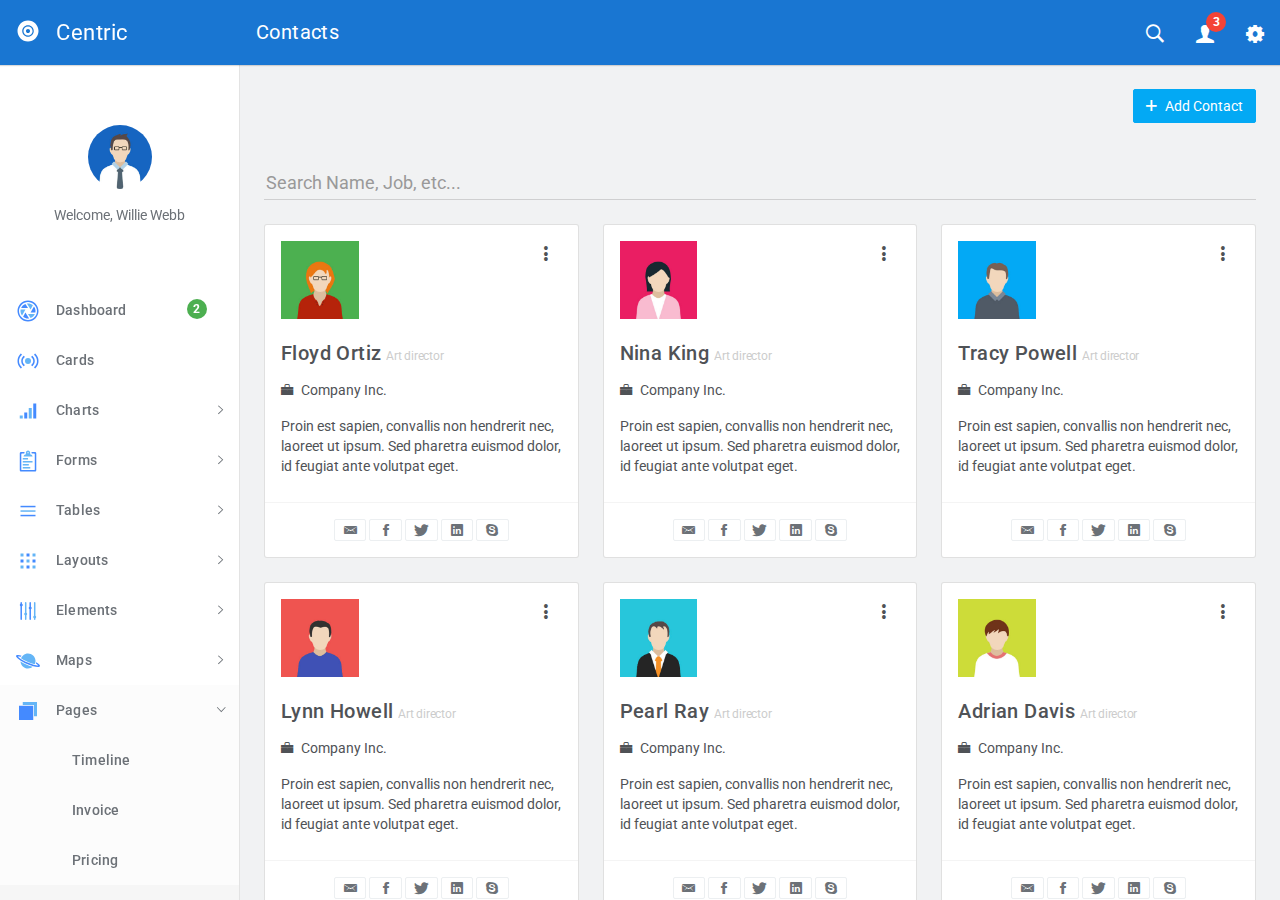
<file: src/contacts.html>
<!DOCTYPE html>
<html lang="en">
  <head>
    <meta charset="utf-8">
    <meta name="viewport" content="width=device-width, initial-scale=1, maximum-scale=1">
    <meta name="description" content="Bootstrap Admin Template">
    <meta name="keywords" content="app, responsive, jquery, bootstrap, dashboard, admin">
    <title>Centric - Bootstrap Admin Template</title>
    <!-- Vendor styles-->
    <!-- build:css(../app) css/vendor.css-->
    <!-- Animate.CSS-->
    <link rel="stylesheet" href="assets/vendor/animate.css/animate.css">
    <!-- Bootstrap-->
    <link rel="stylesheet" href="assets/vendor/bootstrap/dist/css/bootstrap.min.css">
    <!-- Ionicons-->
    <link rel="stylesheet" href="assets/vendor/ionicons/css/ionicons.css">
    <!-- Bluimp Gallery-->
    <link rel="stylesheet" href="assets/vendor/blueimp-gallery/css/blueimp-gallery.css">
    <link rel="stylesheet" href="assets/vendor/blueimp-gallery/css/blueimp-gallery-indicator.css">
    <link rel="stylesheet" href="assets/vendor/blueimp-gallery/css/blueimp-gallery-video.css">
    <!-- Datepicker-->
    <link rel="stylesheet" href="assets/vendor/bootstrap-datepicker/dist/css/bootstrap-datepicker3.css">
    <!-- Rickshaw-->
    <link rel="stylesheet" href="assets/vendor/rickshaw/rickshaw.css">
    <!-- Select2-->
    <link rel="stylesheet" href="assets/vendor/select2/dist/css/select2.css">
    <!-- Clockpicker-->
    <link rel="stylesheet" href="assets/vendor/clockpicker/dist/bootstrap-clockpicker.css">
    <!-- Range Slider-->
    <link rel="stylesheet" href="assets/vendor/nouislider/distribute/nouislider.min.css">
    <!-- ColorPicker-->
    <link rel="stylesheet" href="assets/vendor/mjolnic-bootstrap-colorpicker/dist/css/bootstrap-colorpicker.css">
    <!-- Summernote-->
    <link rel="stylesheet" href="assets/vendor/summernote/dist/summernote.css">
    <!-- Dropzone-->
    <link rel="stylesheet" href="assets/vendor/dropzone/dist/basic.css">
    <link rel="stylesheet" href="assets/vendor/dropzone/dist/dropzone.css">
    <!-- Xeditable-->
    <link rel="stylesheet" href="assets/vendor/x-editable/dist/bootstrap3-editable/css/bootstrap-editable.css">
    <!-- Bootgrid-->
    <link rel="stylesheet" href="assets/vendor/jquery.bootgrid/dist/jquery.bootgrid.css">
    <!-- Datatables-->
    <link rel="stylesheet" href="assets/vendor/datatables/media/css/jquery.dataTables.css">
    <!-- Sweet Alert-->
    <link rel="stylesheet" href="assets/vendor/sweetalert/dist/sweetalert.css">
    <!-- Loaders.CSS-->
    <link rel="stylesheet" href="assets/vendor/loaders.css/loaders.css">
    <!-- Material Floating Button-->
    <link rel="stylesheet" href="assets/vendor/ng-material-floating-button/mfb/dist/mfb.css">
    <!-- Material Colors-->
    <link rel="stylesheet" href="assets/vendor/material-colors/dist/colors.css">
    <!-- endbuild-->
    <!-- Application styles-->
    <link rel="stylesheet" href="assets/css/app.css">
  </head>
  <body class="theme-1">
    <div class="layout-container">
      <!-- top navbar-->
      <header class="header-container">
        <nav>
          <ul class="visible-xs visible-sm">
            <li><a id="sidebar-toggler" href="#" class="menu-link menu-link-slide"><span><em></em></span></a></li>
          </ul>
          <ul class="hidden-xs">
            <li><a id="offcanvas-toggler" href="#" class="menu-link menu-link-slide"><span><em></em></span></a></li>
          </ul>
          <h2 class="header-title">Contacts</h2>
          <ul class="pull-right">
            <li><a id="header-search" href="#" class="ripple"><em class="ion-ios-search-strong"></em></a></li>
            <li class="dropdown"><a href="#" data-toggle="dropdown" class="dropdown-toggle has-badge ripple"><em class="ion-person"></em><sup class="badge bg-danger">3</sup></a>
              <ul class="dropdown-menu dropdown-menu-right md-dropdown-menu">
                <li><a href="profile.html"><em class="ion-home icon-fw"></em>Profile</a></li>
                <li><a href="messages.html"><em class="ion-gear-a icon-fw"></em>Messages</a></li>
                <li role="presentation" class="divider"></li>
                <li><a href="user.login.html"><em class="ion-log-out icon-fw"></em>Logout</a></li>
              </ul>
            </li>
            <li><a id="header-settings" href="#" class="ripple"><em class="ion-gear-b"></em></a></li>
          </ul>
        </nav>
      </header>
      <!-- sidebar-->
      <aside class="sidebar-container">
        <div class="sidebar-header">
          <div class="pull-right pt-lg text-muted hidden"><em class="ion-close-round"></em></div><a href="#" class="sidebar-header-logo"><img src="assets/img/logo.png" data-svg-replace="assets/img/logo.svg" alt="Logo"><span class="sidebar-header-logo-text">Centric</span></a>
        </div>
        <div class="sidebar-content">
          <div class="sidebar-toolbar text-center"><a href=""><img src="assets/img/user/01.jpg" alt="Profile" class="img-circle thumb64"></a>
            <div class="mt">Welcome, Willie Webb</div>
          </div>
          <nav class="sidebar-nav">
            <ul>
              <li><a href="dashboard.html" class="ripple"><span class="pull-right nav-label"><span class="badge bg-success">2</span></span><span class="nav-icon"><img src="" data-svg-replace="assets/img/icons/aperture.svg" alt="MenuItem" class="hidden"></span><span>Dashboard</span></a></li>
              <li><a href="cards.html" class="ripple"><span class="pull-right nav-label"></span><span class="nav-icon"><img src="" data-svg-replace="assets/img/icons/radio-waves.svg" alt="MenuItem" class="hidden"></span><span>Cards</span></a></li>
              <li><a href="#" class="ripple"><span class="pull-right nav-caret"><em class="ion-ios-arrow-right"></em></span><span class="pull-right nav-label"></span><span class="nav-icon"><img src="" data-svg-replace="assets/img/icons/connection-bars.svg" alt="MenuItem" class="hidden"></span><span>Charts</span></a>
                <ul class="sidebar-subnav">
                  <li><a href="flot.html" class="ripple"><span class="pull-right nav-label"></span><span>Flot</span></a></li>
                  <li><a href="radial.html" class="ripple"><span class="pull-right nav-label"></span><span>Radial</span></a></li>
                  <li><a href="rickshaw.html" class="ripple"><span class="pull-right nav-label"></span><span>Rickshaw</span></a></li>
                </ul>
              </li>
              <li><a href="#" class="ripple"><span class="pull-right nav-caret"><em class="ion-ios-arrow-right"></em></span><span class="pull-right nav-label"></span><span class="nav-icon"><img src="" data-svg-replace="assets/img/icons/clipboard.svg" alt="MenuItem" class="hidden"></span><span>Forms</span></a>
                <ul class="sidebar-subnav">
                  <li><a href="forms.classic.html" class="ripple"><span class="pull-right nav-label"></span><span>Classic</span></a></li>
                  <li><a href="validation.html" class="ripple"><span class="pull-right nav-label"></span><span>Validation</span></a></li>
                  <li><a href="forms.advanced.html" class="ripple"><span class="pull-right nav-label"></span><span>Advanced</span></a></li>
                  <li><a href="material.html" class="ripple"><span class="pull-right nav-label"></span><span>Material</span></a></li>
                  <li><a href="editor.html" class="ripple"><span class="pull-right nav-label"></span><span>Editors</span></a></li>
                  <li><a href="dropzone.html" class="ripple"><span class="pull-right nav-label"></span><span>Dropzone</span></a></li>
                  <li><a href="xeditable.html" class="ripple"><span class="pull-right nav-label"></span><span>xEditable</span></a></li>
                  <li><a href="wizard.html" class="ripple"><span class="pull-right nav-label"></span><span>Wizard</span></a></li>
                </ul>
              </li>
              <li><a href="#" class="ripple"><span class="pull-right nav-caret"><em class="ion-ios-arrow-right"></em></span><span class="pull-right nav-label"></span><span class="nav-icon"><img src="" data-svg-replace="assets/img/icons/navicon.svg" alt="MenuItem" class="hidden"></span><span>Tables</span></a>
                <ul id="tables" class="sidebar-subnav">
                  <li><a href="tables.classic.html" class="ripple"><span class="pull-right nav-label"></span><span>Classic</span></a></li>
                  <li><a href="datatable.html" class="ripple"><span class="pull-right nav-label"></span><span>Datatable</span></a></li>
                  <li><a href="bootgrid.html" class="ripple"><span class="pull-right nav-label"></span><span>Bootgrid</span></a></li>
                </ul>
              </li>
              <li><a href="#" class="ripple"><span class="pull-right nav-caret"><em class="ion-ios-arrow-right"></em></span><span class="pull-right nav-label"></span><span class="nav-icon"><img src="" data-svg-replace="assets/img/icons/grid.svg" alt="MenuItem" class="hidden"></span><span>Layouts</span></a>
                <ul id="layouts" class="sidebar-subnav">
                  <li><a href="layouts.columns.html" class="ripple"><span class="pull-right nav-label"></span><span>Columns</span></a></li>
                  <li><a href="layouts.overlap.html" class="ripple"><span class="pull-right nav-label"></span><span>Overlap</span></a></li>
                  <li><a href="layouts.boxed.html" class="ripple"><span class="pull-right nav-label"></span><span>Boxed</span></a></li>
                  <li><a href="layouts.tabs.html" class="ripple"><span class="pull-right nav-label"></span><span>Tabs</span></a></li>
                  <li><a href="layouts.containers.html" class="ripple"><span class="pull-right nav-label"></span><span>Containers</span></a></li>
                </ul>
              </li>
              <li><a href="#" class="ripple"><span class="pull-right nav-caret"><em class="ion-ios-arrow-right"></em></span><span class="pull-right nav-label"></span><span class="nav-icon"><img src="" data-svg-replace="assets/img/icons/levels.svg" alt="MenuItem" class="hidden"></span><span>Elements</span></a>
                <ul id="elements" class="sidebar-subnav">
                  <li><a href="colors.html" class="ripple"><span class="pull-right nav-label"></span><span>Colors</span></a></li>
                  <li><a href="whiteframes.html" class="ripple"><span class="pull-right nav-label"></span><span>Whiteframes</span></a></li>
                  <li><a href="lists.html" class="ripple"><span class="pull-right nav-label"></span><span>Lists</span></a></li>
                  <li><a href="bootstrapui.html" class="ripple"><span class="pull-right nav-label"></span><span>Bootstrap</span></a></li>
                  <li><a href="buttons.html" class="ripple"><span class="pull-right nav-label"></span><span>Buttons</span></a></li>
                  <li><a href="sweetalert.html"><span class="pull-right nav-label"></span><span>Sweet-alert</span></a></li>
                  <li><a href="spinners.html" class="ripple"><span class="pull-right nav-label"></span><span>Spinners</span></a></li>
                  <li><a href="nestable.html" class="ripple"><span class="pull-right nav-label"></span><span>Nestable</span></a></li>
                  <li><a href="grid.html" class="ripple"><span class="pull-right nav-label"></span><span>Grid</span></a></li>
                  <li><a href="grid-masonry.html" class="ripple"><span class="pull-right nav-label"></span><span>Grid Masonry</span></a></li>
                  <li><a href="typography.html" class="ripple"><span class="pull-right nav-label"></span><span>Typography</span></a></li>
                  <li><a href="icons.html" class="ripple"><span class="pull-right nav-label"></span><span>Icons</span></a></li>
                  <li><a href="utilities.html" class="ripple"><span class="pull-right nav-label"></span><span>Utilities</span></a></li>
                </ul>
              </li>
              <li><a href="#" class="ripple"><span class="pull-right nav-caret"><em class="ion-ios-arrow-right"></em></span><span class="pull-right nav-label"></span><span class="nav-icon"><img src="" data-svg-replace="assets/img/icons/planet.svg" alt="MenuItem" class="hidden"></span><span>Maps</span></a>
                <ul id="maps" class="sidebar-subnav">
                  <li><a href="google-map-full.html" class="ripple"><span class="pull-right nav-label"></span><span>Google Maps Full</span></a></li>
                  <li><a href="google-map.html" class="ripple"><span class="pull-right nav-label"></span><span>Google Maps</span></a></li>
                  <li><a href="vector-map.html" class="ripple"><span class="pull-right nav-label"></span><span>Vector Maps</span></a></li>
                  <li><a href="datamaps.html" class="ripple"><span class="pull-right nav-label"></span><span>Datamaps</span></a></li>
                </ul>
              </li>
              <li><a href="#" class="ripple"><span class="pull-right nav-caret"><em class="ion-ios-arrow-right"></em></span><span class="pull-right nav-label"></span><span class="nav-icon"><img src="" data-svg-replace="assets/img/icons/ios-browsers.svg" alt="MenuItem" class="hidden"></span><span>Pages</span></a>
                <ul id="pages" class="sidebar-subnav">
                  <li><a href="timeline.html" class="ripple"><span class="pull-right nav-label"></span><span>Timeline</span></a></li>
                  <li><a href="invoice.html" class="ripple"><span class="pull-right nav-label"></span><span>Invoice</span></a></li>
                  <li><a href="pricing.html" class="ripple"><span class="pull-right nav-label"></span><span>Pricing</span></a></li>
                  <li><a href="contacts.html" class="ripple"><span class="pull-right nav-label"></span><span>Contacts</span></a></li>
                  <li><a href="faq.html" class="ripple"><span class="pull-right nav-label"></span><span>FAQ</span></a></li>
                  <li><a href="projects.html" class="ripple"><span class="pull-right nav-label"></span><span>Projects</span></a></li>
                  <li><a href="blog.html" class="ripple"><span class="pull-right nav-label"></span><span>Blog</span></a></li>
                  <li><a href="blog.article.html" class="ripple"><span class="pull-right nav-label"></span><span>Article</span></a></li>
                  <li><a href="profile.html" class="ripple"><span class="pull-right nav-label"></span><span>Profile</span></a></li>
                  <li><a href="gallery.html" class="ripple"><span class="pull-right nav-label"></span><span>Gallery</span></a></li>
                  <li><a href="wall.html" class="ripple"><span class="pull-right nav-label"></span><span>Wall</span></a></li>
                  <li><a href="search.html" class="ripple"><span class="pull-right nav-label"></span><span>Search</span></a></li>
                  <li><a href="messages.html" class="ripple"><span class="pull-right nav-label"></span><span>Messages Board</span></a></li>
                </ul>
              </li>
              <li><a href="#" class="ripple"><span class="pull-right nav-caret"><em class="ion-ios-arrow-right"></em></span><span class="pull-right nav-label"></span><span class="nav-icon"><img src="" data-svg-replace="assets/img/icons/person-stalker.svg" alt="MenuItem" class="hidden"></span><span>User</span></a>
                <ul id="user" class="sidebar-subnav">
                  <li><a href="login.html" class="ripple"><span class="pull-right nav-label"></span><span>Login</span></a></li>
                  <li><a href="signup.html" class="ripple"><span class="pull-right nav-label"></span><span>Signup</span></a></li>
                  <li><a href="lock.html" class="ripple"><span class="pull-right nav-label"></span><span>Lock</span></a></li>
                  <li><a href="recover.html" class="ripple"><span class="pull-right nav-label"></span><span>Recover</span></a></li>
                </ul>
              </li>
              <li><a href="../../angularjs/" class="ripple"><span class="nav-icon"><em class="ion-android-open"></em></span><span>AngularJS</span></a></li>
            </ul>
          </nav>
        </div>
      </aside>
      <div class="sidebar-layout-obfuscator"></div>
      <!-- Main section-->
      <main class="main-container">
        <!-- Page content-->
        <section>
          <div class="container container-fluid">
            <div class="mb-lg text-right">
              <button type="button" class="btn btn-info"><em class="ion-plus mr-sm"></em>Add Contact</button>
            </div>
            <div class="mb-lg">
              <form role="form">
                <div class="mda-form-control">
                  <input type="text" placeholder="Search Name, Job, etc..." class="form-control input-lg">
                </div>
              </form>
            </div>
            <div class="row">
              <div class="col-md-4 col-sm-6">
                <div class="card">
                  <div class="card-body">
                    <!-- START dropdown-->
                    <div class="pull-right dropdown visible-lg visible-md">
                      <button type="button" data-toggle="dropdown" class="btn btn-flat btn-flat-icon"><em class="ion-android-more-vertical"></em></button>
                      <ul role="menu" class="dropdown-menu md-dropdown-menu dropdown-menu-right">
                        <li><a href="">Edit</a></li>
                        <li><a href="">Block</a></li>
                        <li><a href="">Delete</a></li>
                      </ul>
                    </div>
                    <!-- END dropdown-->
                    <div class="row">
                      <div class="col-lg-4 col-md-8"><a href=""><img src="assets/img/user/02.jpg" alt="Contact" class="fw img-responsive"></a></div>
                    </div>
                    <h5>Floyd Ortiz<small class="text-muted">Art director</small></h5>
                    <p class="mt"><em class="ion-briefcase mr-sm"></em><span>Company Inc.</span></p>
                    <p class="mt">Proin est sapien, convallis non hendrerit nec, laoreet ut ipsum. Sed pharetra euismod dolor, id feugiat ante volutpat eget.</p>
                  </div>
                  <div class="card-footer text-center">
                    <button type="button" class="btn btn-default btn-xs"><em class="ion-email icon-lg icon-fw"></em></button>
                    <button type="button" class="btn btn-default btn-xs"><em class="ion-social-facebook icon-lg icon-fw"></em></button>
                    <button type="button" class="btn btn-default btn-xs"><em class="ion-social-twitter icon-lg icon-fw"></em></button>
                    <button type="button" class="btn btn-default btn-xs"><em class="ion-social-linkedin icon-lg icon-fw"></em></button>
                    <button type="button" class="btn btn-default btn-xs"><em class="ion-social-skype icon-lg icon-fw"></em></button>
                  </div>
                </div>
              </div>
              <div class="col-md-4 col-sm-6">
                <div class="card">
                  <div class="card-body">
                    <!-- START dropdown-->
                    <div class="pull-right dropdown visible-lg visible-md">
                      <button type="button" data-toggle="dropdown" class="btn btn-flat btn-flat-icon"><em class="ion-android-more-vertical"></em></button>
                      <ul role="menu" class="dropdown-menu md-dropdown-menu dropdown-menu-right">
                        <li><a href="">Edit</a></li>
                        <li><a href="">Block</a></li>
                        <li><a href="">Delete</a></li>
                      </ul>
                    </div>
                    <!-- END dropdown-->
                    <div class="row">
                      <div class="col-lg-4 col-md-8"><a href=""><img src="assets/img/user/03.jpg" alt="Contact" class="fw img-responsive"></a></div>
                    </div>
                    <h5>Nina King<small class="text-muted">Art director</small></h5>
                    <p class="mt"><em class="ion-briefcase mr-sm"></em><span>Company Inc.</span></p>
                    <p class="mt">Proin est sapien, convallis non hendrerit nec, laoreet ut ipsum. Sed pharetra euismod dolor, id feugiat ante volutpat eget.</p>
                  </div>
                  <div class="card-footer text-center">
                    <button type="button" class="btn btn-default btn-xs"><em class="ion-email icon-lg icon-fw"></em></button>
                    <button type="button" class="btn btn-default btn-xs"><em class="ion-social-facebook icon-lg icon-fw"></em></button>
                    <button type="button" class="btn btn-default btn-xs"><em class="ion-social-twitter icon-lg icon-fw"></em></button>
                    <button type="button" class="btn btn-default btn-xs"><em class="ion-social-linkedin icon-lg icon-fw"></em></button>
                    <button type="button" class="btn btn-default btn-xs"><em class="ion-social-skype icon-lg icon-fw"></em></button>
                  </div>
                </div>
              </div>
              <div class="col-md-4 col-sm-6">
                <div class="card">
                  <div class="card-body">
                    <!-- START dropdown-->
                    <div class="pull-right dropdown visible-lg visible-md">
                      <button type="button" data-toggle="dropdown" class="btn btn-flat btn-flat-icon"><em class="ion-android-more-vertical"></em></button>
                      <ul role="menu" class="dropdown-menu md-dropdown-menu dropdown-menu-right">
                        <li><a href="">Edit</a></li>
                        <li><a href="">Block</a></li>
                        <li><a href="">Delete</a></li>
                      </ul>
                    </div>
                    <!-- END dropdown-->
                    <div class="row">
                      <div class="col-lg-4 col-md-8"><a href=""><img src="assets/img/user/04.jpg" alt="Contact" class="fw img-responsive"></a></div>
                    </div>
                    <h5>Tracy Powell<small class="text-muted">Art director</small></h5>
                    <p class="mt"><em class="ion-briefcase mr-sm"></em><span>Company Inc.</span></p>
                    <p class="mt">Proin est sapien, convallis non hendrerit nec, laoreet ut ipsum. Sed pharetra euismod dolor, id feugiat ante volutpat eget.</p>
                  </div>
                  <div class="card-footer text-center">
                    <button type="button" class="btn btn-default btn-xs"><em class="ion-email icon-lg icon-fw"></em></button>
                    <button type="button" class="btn btn-default btn-xs"><em class="ion-social-facebook icon-lg icon-fw"></em></button>
                    <button type="button" class="btn btn-default btn-xs"><em class="ion-social-twitter icon-lg icon-fw"></em></button>
                    <button type="button" class="btn btn-default btn-xs"><em class="ion-social-linkedin icon-lg icon-fw"></em></button>
                    <button type="button" class="btn btn-default btn-xs"><em class="ion-social-skype icon-lg icon-fw"></em></button>
                  </div>
                </div>
              </div>
              <div class="col-md-4 col-sm-6">
                <div class="card">
                  <div class="card-body">
                    <!-- START dropdown-->
                    <div class="pull-right dropdown visible-lg visible-md">
                      <button type="button" data-toggle="dropdown" class="btn btn-flat btn-flat-icon"><em class="ion-android-more-vertical"></em></button>
                      <ul role="menu" class="dropdown-menu md-dropdown-menu dropdown-menu-right">
                        <li><a href="">Edit</a></li>
                        <li><a href="">Block</a></li>
                        <li><a href="">Delete</a></li>
                      </ul>
                    </div>
                    <!-- END dropdown-->
                    <div class="row">
                      <div class="col-lg-4 col-md-8"><a href=""><img src="assets/img/user/05.jpg" alt="Contact" class="fw img-responsive"></a></div>
                    </div>
                    <h5>Lynn Howell<small class="text-muted">Art director</small></h5>
                    <p class="mt"><em class="ion-briefcase mr-sm"></em><span>Company Inc.</span></p>
                    <p class="mt">Proin est sapien, convallis non hendrerit nec, laoreet ut ipsum. Sed pharetra euismod dolor, id feugiat ante volutpat eget.</p>
                  </div>
                  <div class="card-footer text-center">
                    <button type="button" class="btn btn-default btn-xs"><em class="ion-email icon-lg icon-fw"></em></button>
                    <button type="button" class="btn btn-default btn-xs"><em class="ion-social-facebook icon-lg icon-fw"></em></button>
                    <button type="button" class="btn btn-default btn-xs"><em class="ion-social-twitter icon-lg icon-fw"></em></button>
                    <button type="button" class="btn btn-default btn-xs"><em class="ion-social-linkedin icon-lg icon-fw"></em></button>
                    <button type="button" class="btn btn-default btn-xs"><em class="ion-social-skype icon-lg icon-fw"></em></button>
                  </div>
                </div>
              </div>
              <div class="col-md-4 col-sm-6">
                <div class="card">
                  <div class="card-body">
                    <!-- START dropdown-->
                    <div class="pull-right dropdown visible-lg visible-md">
                      <button type="button" data-toggle="dropdown" class="btn btn-flat btn-flat-icon"><em class="ion-android-more-vertical"></em></button>
                      <ul role="menu" class="dropdown-menu md-dropdown-menu dropdown-menu-right">
                        <li><a href="">Edit</a></li>
                        <li><a href="">Block</a></li>
                        <li><a href="">Delete</a></li>
                      </ul>
                    </div>
                    <!-- END dropdown-->
                    <div class="row">
                      <div class="col-lg-4 col-md-8"><a href=""><img src="assets/img/user/06.jpg" alt="Contact" class="fw img-responsive"></a></div>
                    </div>
                    <h5>Pearl Ray<small class="text-muted">Art director</small></h5>
                    <p class="mt"><em class="ion-briefcase mr-sm"></em><span>Company Inc.</span></p>
                    <p class="mt">Proin est sapien, convallis non hendrerit nec, laoreet ut ipsum. Sed pharetra euismod dolor, id feugiat ante volutpat eget.</p>
                  </div>
                  <div class="card-footer text-center">
                    <button type="button" class="btn btn-default btn-xs"><em class="ion-email icon-lg icon-fw"></em></button>
                    <button type="button" class="btn btn-default btn-xs"><em class="ion-social-facebook icon-lg icon-fw"></em></button>
                    <button type="button" class="btn btn-default btn-xs"><em class="ion-social-twitter icon-lg icon-fw"></em></button>
                    <button type="button" class="btn btn-default btn-xs"><em class="ion-social-linkedin icon-lg icon-fw"></em></button>
                    <button type="button" class="btn btn-default btn-xs"><em class="ion-social-skype icon-lg icon-fw"></em></button>
                  </div>
                </div>
              </div>
              <div class="col-md-4 col-sm-6">
                <div class="card">
                  <div class="card-body">
                    <!-- START dropdown-->
                    <div class="pull-right dropdown visible-lg visible-md">
                      <button type="button" data-toggle="dropdown" class="btn btn-flat btn-flat-icon"><em class="ion-android-more-vertical"></em></button>
                      <ul role="menu" class="dropdown-menu md-dropdown-menu dropdown-menu-right">
                        <li><a href="">Edit</a></li>
                        <li><a href="">Block</a></li>
                        <li><a href="">Delete</a></li>
                      </ul>
                    </div>
                    <!-- END dropdown-->
                    <div class="row">
                      <div class="col-lg-4 col-md-8"><a href=""><img src="assets/img/user/07.jpg" alt="Contact" class="fw img-responsive"></a></div>
                    </div>
                    <h5>Adrian Davis<small class="text-muted">Art director</small></h5>
                    <p class="mt"><em class="ion-briefcase mr-sm"></em><span>Company Inc.</span></p>
                    <p class="mt">Proin est sapien, convallis non hendrerit nec, laoreet ut ipsum. Sed pharetra euismod dolor, id feugiat ante volutpat eget.</p>
                  </div>
                  <div class="card-footer text-center">
                    <button type="button" class="btn btn-default btn-xs"><em class="ion-email icon-lg icon-fw"></em></button>
                    <button type="button" class="btn btn-default btn-xs"><em class="ion-social-facebook icon-lg icon-fw"></em></button>
                    <button type="button" class="btn btn-default btn-xs"><em class="ion-social-twitter icon-lg icon-fw"></em></button>
                    <button type="button" class="btn btn-default btn-xs"><em class="ion-social-linkedin icon-lg icon-fw"></em></button>
                    <button type="button" class="btn btn-default btn-xs"><em class="ion-social-skype icon-lg icon-fw"></em></button>
                  </div>
                </div>
              </div>
              <div class="col-md-4 col-sm-6">
                <div class="card">
                  <div class="card-body">
                    <!-- START dropdown-->
                    <div class="pull-right dropdown visible-lg visible-md">
                      <button type="button" data-toggle="dropdown" class="btn btn-flat btn-flat-icon"><em class="ion-android-more-vertical"></em></button>
                      <ul role="menu" class="dropdown-menu md-dropdown-menu dropdown-menu-right">
                        <li><a href="">Edit</a></li>
                        <li><a href="">Block</a></li>
                        <li><a href="">Delete</a></li>
                      </ul>
                    </div>
                    <!-- END dropdown-->
                    <div class="row">
                      <div class="col-lg-4 col-md-8"><a href=""><img src="assets/img/user/02.jpg" alt="Contact" class="fw img-responsive"></a></div>
                    </div>
                    <h5>Terri Pearson<small class="text-muted">Art director</small></h5>
                    <p class="mt"><em class="ion-briefcase mr-sm"></em><span>Company Inc.</span></p>
                    <p class="mt">Proin est sapien, convallis non hendrerit nec, laoreet ut ipsum. Sed pharetra euismod dolor, id feugiat ante volutpat eget.</p>
                  </div>
                  <div class="card-footer text-center">
                    <button type="button" class="btn btn-default btn-xs"><em class="ion-email icon-lg icon-fw"></em></button>
                    <button type="button" class="btn btn-default btn-xs"><em class="ion-social-facebook icon-lg icon-fw"></em></button>
                    <button type="button" class="btn btn-default btn-xs"><em class="ion-social-twitter icon-lg icon-fw"></em></button>
                    <button type="button" class="btn btn-default btn-xs"><em class="ion-social-linkedin icon-lg icon-fw"></em></button>
                    <button type="button" class="btn btn-default btn-xs"><em class="ion-social-skype icon-lg icon-fw"></em></button>
                  </div>
                </div>
              </div>
              <div class="col-md-4 col-sm-6">
                <div class="card">
                  <div class="card-body">
                    <!-- START dropdown-->
                    <div class="pull-right dropdown visible-lg visible-md">
                      <button type="button" data-toggle="dropdown" class="btn btn-flat btn-flat-icon"><em class="ion-android-more-vertical"></em></button>
                      <ul role="menu" class="dropdown-menu md-dropdown-menu dropdown-menu-right">
                        <li><a href="">Edit</a></li>
                        <li><a href="">Block</a></li>
                        <li><a href="">Delete</a></li>
                      </ul>
                    </div>
                    <!-- END dropdown-->
                    <div class="row">
                      <div class="col-lg-4 col-md-8"><a href=""><img src="assets/img/user/03.jpg" alt="Contact" class="fw img-responsive"></a></div>
                    </div>
                    <h5>Rachel Fernandez<small class="text-muted">Art director</small></h5>
                    <p class="mt"><em class="ion-briefcase mr-sm"></em><span>Company Inc.</span></p>
                    <p class="mt">Proin est sapien, convallis non hendrerit nec, laoreet ut ipsum. Sed pharetra euismod dolor, id feugiat ante volutpat eget.</p>
                  </div>
                  <div class="card-footer text-center">
                    <button type="button" class="btn btn-default btn-xs"><em class="ion-email icon-lg icon-fw"></em></button>
                    <button type="button" class="btn btn-default btn-xs"><em class="ion-social-facebook icon-lg icon-fw"></em></button>
                    <button type="button" class="btn btn-default btn-xs"><em class="ion-social-twitter icon-lg icon-fw"></em></button>
                    <button type="button" class="btn btn-default btn-xs"><em class="ion-social-linkedin icon-lg icon-fw"></em></button>
                    <button type="button" class="btn btn-default btn-xs"><em class="ion-social-skype icon-lg icon-fw"></em></button>
                  </div>
                </div>
              </div>
              <div class="col-md-4 col-sm-6">
                <div class="card">
                  <div class="card-body">
                    <!-- START dropdown-->
                    <div class="pull-right dropdown visible-lg visible-md">
                      <button type="button" data-toggle="dropdown" class="btn btn-flat btn-flat-icon"><em class="ion-android-more-vertical"></em></button>
                      <ul role="menu" class="dropdown-menu md-dropdown-menu dropdown-menu-right">
                        <li><a href="">Edit</a></li>
                        <li><a href="">Block</a></li>
                        <li><a href="">Delete</a></li>
                      </ul>
                    </div>
                    <!-- END dropdown-->
                    <div class="row">
                      <div class="col-lg-4 col-md-8"><a href=""><img src="assets/img/user/04.jpg" alt="Contact" class="fw img-responsive"></a></div>
                    </div>
                    <h5>Annie Holt<small class="text-muted">Art director</small></h5>
                    <p class="mt"><em class="ion-briefcase mr-sm"></em><span>Company Inc.</span></p>
                    <p class="mt">Proin est sapien, convallis non hendrerit nec, laoreet ut ipsum. Sed pharetra euismod dolor, id feugiat ante volutpat eget.</p>
                  </div>
                  <div class="card-footer text-center">
                    <button type="button" class="btn btn-default btn-xs"><em class="ion-email icon-lg icon-fw"></em></button>
                    <button type="button" class="btn btn-default btn-xs"><em class="ion-social-facebook icon-lg icon-fw"></em></button>
                    <button type="button" class="btn btn-default btn-xs"><em class="ion-social-twitter icon-lg icon-fw"></em></button>
                    <button type="button" class="btn btn-default btn-xs"><em class="ion-social-linkedin icon-lg icon-fw"></em></button>
                    <button type="button" class="btn btn-default btn-xs"><em class="ion-social-skype icon-lg icon-fw"></em></button>
                  </div>
                </div>
              </div>
            </div>
          </div>
        </section>
        <!-- Page footer-->
        <footer><span>2017 - Centric app.</span></footer>
      </main>
    </div>
    <!-- Search template-->
    <div tabindex="-1" role="dialog" class="modal modal-top fade modal-search">
      <div class="modal-dialog">
        <div class="modal-content">
          <div class="modal-body">
            <div class="pull-left">
              <button type="button" data-dismiss="modal" class="btn btn-flat"><em class="ion-arrow-left-c icon-24"></em></button>
            </div>
            <div class="pull-right">
              <button type="button" class="btn btn-flat"><em class="ion-android-microphone icon-24"></em></button>
            </div>
            <form action="#" class="oh">
              <div class="mda-form-control pt0">
                <input type="text" placeholder="Search.." data-localize="header.SEARCH" class="form-control header-input-search">
                <div class="mda-form-control-line"></div>
              </div>
            </form>
          </div>
        </div>
      </div>
    </div>
    <!-- End Search template-->
    <!-- Settings template-->
    <div tabindex="-1" role="dialog" class="modal-settings modal modal-right fade">
      <div class="modal-dialog modal-lg">
        <div class="modal-content">
          <div class="modal-header">
            <div data-dismiss="modal" class="pull-right clickable"><em class="ion-close-round text-soft"></em></div>
            <h4 class="modal-title"><span>Settings</span></h4>
          </div>
          <div class="modal-body">
            <div class="clearfix mb">
              <div class="pull-left wd-tiny mb">
                <div class="setting-color">
                  <label class="preview-theme-1">
                    <input type="radio" checked="checked" name="setting-theme" value="0"><span class="ion-checkmark-round"></span>
                    <div class="t-grid">
                      <div class="t-row">
                        <div class="t-col preview-header"></div>
                        <div class="t-col preview-sidebar"></div>
                        <div class="t-col preview-content"></div>
                      </div>
                    </div>
                  </label>
                </div>
              </div>
              <div class="pull-left wd-tiny mb">
                <div class="setting-color">
                  <label class="preview-theme-2">
                    <input type="radio" name="setting-theme" value="1"><span class="ion-checkmark-round"></span>
                    <div class="t-grid">
                      <div class="t-row">
                        <div class="t-col preview-header"></div>
                        <div class="t-col preview-sidebar"></div>
                        <div class="t-col preview-content"></div>
                      </div>
                    </div>
                  </label>
                </div>
              </div>
              <div class="pull-left wd-tiny mb">
                <div class="setting-color">
                  <label class="preview-theme-3">
                    <input type="radio" name="setting-theme" value="2"><span class="ion-checkmark-round"></span>
                    <div class="t-grid">
                      <div class="t-row">
                        <div class="t-col preview-header"></div>
                        <div class="t-col preview-sidebar"></div>
                        <div class="t-col preview-content"></div>
                      </div>
                    </div>
                  </label>
                </div>
              </div>
              <div class="pull-left wd-tiny mb">
                <div class="setting-color">
                  <label class="preview-theme-4">
                    <input type="radio" name="setting-theme" value="3"><span class="ion-checkmark-round"></span>
                    <div class="t-grid">
                      <div class="t-row">
                        <div class="t-col preview-header"></div>
                        <div class="t-col preview-sidebar"></div>
                        <div class="t-col preview-content"></div>
                      </div>
                    </div>
                  </label>
                </div>
              </div>
              <div class="pull-left wd-tiny mb">
                <div class="setting-color">
                  <label class="preview-theme-5">
                    <input type="radio" name="setting-theme" value="4"><span class="ion-checkmark-round"></span>
                    <div class="t-grid">
                      <div class="t-row">
                        <div class="t-col preview-header"></div>
                        <div class="t-col preview-sidebar"></div>
                        <div class="t-col preview-content"></div>
                      </div>
                    </div>
                  </label>
                </div>
              </div>
              <div class="pull-left wd-tiny mb">
                <div class="setting-color">
                  <label class="preview-theme-6">
                    <input type="radio" name="setting-theme" value="5"><span class="ion-checkmark-round"></span>
                    <div class="t-grid">
                      <div class="t-row">
                        <div class="t-col preview-header"></div>
                        <div class="t-col preview-sidebar"></div>
                        <div class="t-col preview-content"></div>
                      </div>
                    </div>
                  </label>
                </div>
              </div>
              <div class="pull-left wd-tiny mb">
                <div class="setting-color">
                  <label class="preview-theme-7">
                    <input type="radio" name="setting-theme" value="6"><span class="ion-checkmark-round"></span>
                    <div class="t-grid">
                      <div class="t-row">
                        <div class="t-col preview-header"></div>
                        <div class="t-col preview-sidebar"></div>
                        <div class="t-col preview-content"></div>
                      </div>
                    </div>
                  </label>
                </div>
              </div>
              <div class="pull-left wd-tiny mb">
                <div class="setting-color">
                  <label class="preview-theme-8">
                    <input type="radio" name="setting-theme" value="7"><span class="ion-checkmark-round"></span>
                    <div class="t-grid">
                      <div class="t-row">
                        <div class="t-col preview-header"></div>
                        <div class="t-col preview-sidebar"></div>
                        <div class="t-col preview-content"></div>
                      </div>
                    </div>
                  </label>
                </div>
              </div>
              <div class="pull-left wd-tiny mb">
                <div class="setting-color">
                  <label class="preview-theme-9">
                    <input type="radio" name="setting-theme" value="8"><span class="ion-checkmark-round"></span>
                    <div class="t-grid">
                      <div class="t-row">
                        <div class="t-col preview-header"></div>
                        <div class="t-col preview-sidebar"></div>
                        <div class="t-col preview-content"></div>
                      </div>
                    </div>
                  </label>
                </div>
              </div>
            </div>
            <hr>
            <p>
              <label class="mda-checkbox">
                <input id="sidebar-showheader" type="checkbox" checked=""><em class="bg-indigo-500"></em>Sidebar header
              </label>
            </p>
            <p>
              <label class="mda-checkbox">
                <input id="sidebar-showtoolbar" type="checkbox" checked=""><em class="bg-indigo-500"></em>Sidebar toolbar
              </label>
            </p>
            <p>
              <label class="mda-checkbox">
                <input id="sidebar-offcanvas" type="checkbox"><em class="bg-indigo-500"></em>Sidebar offcanvas
              </label>
            </p>
            <hr>
            <p>Navigation icon</p>
            <p>
              <label class="mda-radio">
                <input type="radio" name="headerMenulink" value="menu-link-close"><em class="bg-indigo-500"></em>Close icon
              </label>
            </p>
            <p>
              <label class="mda-radio">
                <input type="radio" checked="" name="headerMenulink" value="menu-link-slide"><em class="bg-indigo-500"></em>Slide arrow
              </label>
            </p>
            <p>
              <label class="mda-radio">
                <input type="radio" name="headerMenulink" value="menu-link-arrow"><em class="bg-indigo-500"></em>Big arrow
              </label>
            </p>
            <hr>
            <button type="button" data-toggle-fullscreen="" class="btn btn-default btn-raised">Toggle fullscreen</button>
            <hr>
            <p>Change language</p>
            <!-- START Language list-->
            <div class="btn-group">
              <button type="button" data-toggle="dropdown" class="btn btn-default btn-block btn-raised">English</button>
              <ul role="menu" class="dropdown-menu dropdown-menu-right animated fadeInUpShort">
                <li><a href="#" data-set-lang="en">English</a></li>
                <li><a href="#" data-set-lang="es">Spanish</a></li>
              </ul>
            </div>
            <!-- END Language list-->
          </div>
        </div>
      </div>
    </div>
    <!-- End Settings template-->
    <!-- Google Maps API-->
    <script type="text/javascript" src="http://maps.google.com/maps/api/js?key=AIzaSyD_MleSHludEfiKUi1CCyumkv74Pm4u8Is"></script>
    <!-- build:js(../app) js/vendor.js-->
    <!-- Modernizr-->
    <script src="assets/vendor/modernizr/modernizr.custom.js"></script>
    <!-- jQuery-->
    <script src="assets/vendor/jquery/dist/jquery.js"></script>
    <!-- Bootstrap-->
    <script src="assets/vendor/bootstrap/dist/js/bootstrap.js"></script>
    <!-- jQuery Browser-->
    <script src="assets/vendor/jquery.browser/dist/jquery.browser.js"></script>
    <!-- Material Colors-->
    <script src="assets/vendor/material-colors/dist/colors.js"></script>
    <!-- Bootstrap Filestyle-->
    <script src="assets/vendor/bootstrap-filestyle/src/bootstrap-filestyle.js"></script>
    <!-- Flot charts-->
    <script src="assets/vendor/flot/jquery.flot.js"></script>
    <script src="assets/vendor/flot/jquery.flot.categories.js"></script>
    <script src="assets/vendor/flot-spline/js/jquery.flot.spline.js"></script>
    <script src="assets/vendor/flot.tooltip/js/jquery.flot.tooltip.js"></script>
    <script src="assets/vendor/flot/jquery.flot.resize.js"></script>
    <script src="assets/vendor/flot/jquery.flot.pie.js"></script>
    <script src="assets/vendor/flot/jquery.flot.time.js"></script>
    <script src="assets/vendor/sidebysideimproved/jquery.flot.orderBars.js"></script>
    <!-- jVector Maps-->
    <script src="assets/vendor/ika.jvectormap/jquery-jvectormap-1.2.2.min.js"></script>
    <script src="assets/vendor/ika.jvectormap/jquery-jvectormap-us-mill-en.js"></script>
    <script src="assets/vendor/ika.jvectormap/jquery-jvectormap-world-mill-en.js"></script>
    <!-- Easypie Charts-->
    <script src="assets/vendor/jquery.easy-pie-chart/dist/jquery.easypiechart.js"></script>
    <!-- Screenfull-->
    <script src="assets/vendor/screenfull/dist/screenfull.js"></script>
    <!-- Sparkline-->
    <script src="assets/vendor/sparkline/index.js"></script>
    <!-- Datepicker-->
    <script src="assets/vendor/bootstrap-datepicker/js/bootstrap-datepicker.js"></script>
    <!-- jQuery Knob charts-->
    <script src="assets/vendor/jquery-knob/js/jquery.knob.js"></script>
    <!-- Rickshaw-->
    <script src="assets/vendor/d3/d3.js"></script>
    <script src="assets/vendor/rickshaw/rickshaw.js"></script>
    <!-- jQuery Form Validation-->
    <script src="assets/vendor/jquery-validation/dist/jquery.validate.js"></script>
    <script src="assets/vendor/jquery-validation/dist/additional-methods.js"></script>
    <!-- JQUERY STEPS-->
    <script src="assets/vendor/jquery.steps/build/jquery.steps.js"></script>
    <!-- Select2-->
    <script src="assets/vendor/select2/dist/js/select2.js"></script>
    <!-- Clockpicker-->
    <script src="assets/vendor/clockpicker/dist/bootstrap-clockpicker.js"></script>
    <!-- Range Slider-->
    <script src="assets/vendor/nouislider/distribute/nouislider.js"></script>
    <!-- ColorPicker-->
    <script src="assets/vendor/mjolnic-bootstrap-colorpicker/dist/js/bootstrap-colorpicker.js"></script>
    <!-- Summernote-->
    <script src="assets/vendor/summernote/dist/summernote.js"></script>
    <!-- Dropzone-->
    <script src="assets/vendor/dropzone/dist/dropzone.js"></script>
    <!-- Xeditable-->
    <script src="assets/vendor/x-editable/dist/bootstrap3-editable/js/bootstrap-editable.js"></script>
    <!-- Momentjs-->
    <script src="assets/vendor/moment/min/moment-with-locales.js"></script>
    <!-- Google Maps-->
    <script src="assets/vendor/gmaps/gmaps.js"></script>
    <!-- Bootgrid-->
    <script src="assets/vendor/jquery.bootgrid/dist/jquery.bootgrid.js"></script>
    <script src="assets/vendor/jquery.bootgrid/dist/jquery.bootgrid.fa.js"></script>
    <!-- Datatables-->
    <script src="assets/vendor/datatables/media/js/jquery.dataTables.js"></script>
    <!-- Nestable-->
    <script src="assets/vendor/nestable/jquery.nestable.js"></script>
    <!-- Sweet Alert-->
    <script src="assets/vendor/sweetalert/dist/sweetalert-dev.js"></script>
    <!-- Masonry-->
    <script src="assets/vendor/masonry/dist/masonry.pkgd.js"></script>
    <!-- Images Loaded-->
    <script src="assets/vendor/imagesloaded/imagesloaded.pkgd.js"></script>
    <!-- Loaders.CSS-->
    <script src="assets/vendor/loaders.css/loaders.css.js"></script>
    <!-- jQuery Localize-->
    <script src="assets/vendor/jquery-localize-i18n/dist/jquery.localize.js"></script>
    <!-- Blueimp Gallery-->
    <script src="assets/vendor/blueimp-gallery/js/blueimp-helper.js"></script>
    <script src="assets/vendor/blueimp-gallery/js/blueimp-gallery.js"></script>
    <script src="assets/vendor/blueimp-gallery/js/blueimp-gallery-fullscreen.js"></script>
    <script src="assets/vendor/blueimp-gallery/js/blueimp-gallery-indicator.js"></script>
    <script src="assets/vendor/blueimp-gallery/js/blueimp-gallery-video.js"></script>
    <script src="assets/vendor/blueimp-gallery/js/blueimp-gallery-vimeo.js"></script>
    <script src="assets/vendor/blueimp-gallery/js/blueimp-gallery-youtube.js"></script>
    <script src="assets/vendor/blueimp-gallery/js/jquery.blueimp-gallery.js"></script>
    <!-- Datamaps-->
    <script src="assets/vendor/topojson/topojson.min.js"></script>
    <script src="assets/vendor/datamaps/dist/datamaps.all.js"></script>
    <!-- endbuild-->
    <!-- App script-->
    <script src="assets/js/app.js"></script>
  </body>
</html>
</file>
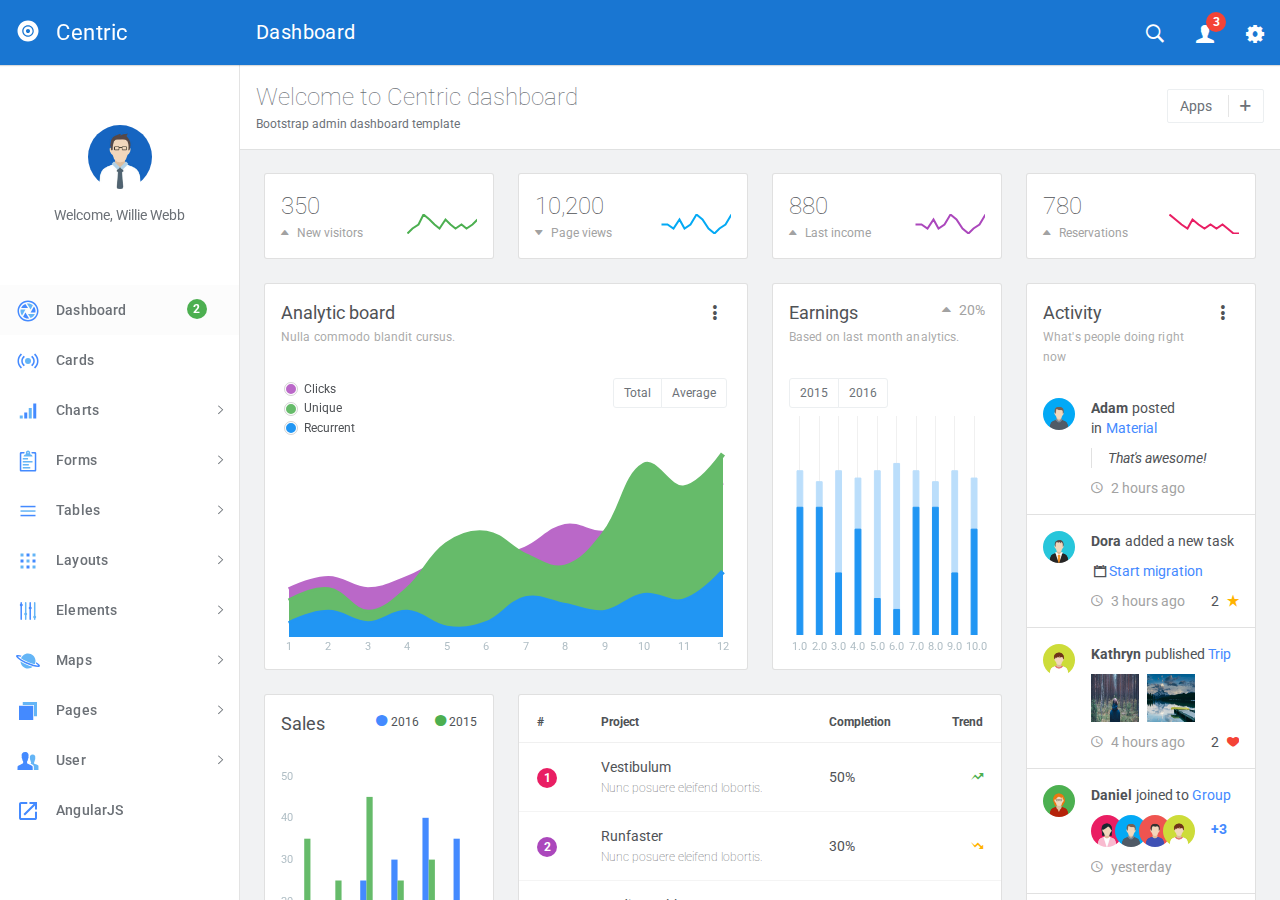
<file: src/dashboard.html>
<!DOCTYPE html>
<html lang="en">
  <head>
    <meta charset="utf-8">
    <meta name="viewport" content="width=device-width, initial-scale=1, maximum-scale=1">
    <meta name="description" content="Bootstrap Admin Template">
    <meta name="keywords" content="app, responsive, jquery, bootstrap, dashboard, admin">
    <title>Centric - Bootstrap Admin Template</title>
    <!-- Vendor styles-->
    <!-- build:css(../app) css/vendor.css-->
    <!-- Animate.CSS-->
    <link rel="stylesheet" href="assets/vendor/animate.css/animate.css">
    <!-- Bootstrap-->
    <link rel="stylesheet" href="assets/vendor/bootstrap/dist/css/bootstrap.min.css">
    <!-- Ionicons-->
    <link rel="stylesheet" href="assets/vendor/ionicons/css/ionicons.css">
    <!-- Bluimp Gallery-->
    <link rel="stylesheet" href="assets/vendor/blueimp-gallery/css/blueimp-gallery.css">
    <link rel="stylesheet" href="assets/vendor/blueimp-gallery/css/blueimp-gallery-indicator.css">
    <link rel="stylesheet" href="assets/vendor/blueimp-gallery/css/blueimp-gallery-video.css">
    <!-- Datepicker-->
    <link rel="stylesheet" href="assets/vendor/bootstrap-datepicker/dist/css/bootstrap-datepicker3.css">
    <!-- Rickshaw-->
    <link rel="stylesheet" href="assets/vendor/rickshaw/rickshaw.css">
    <!-- Select2-->
    <link rel="stylesheet" href="assets/vendor/select2/dist/css/select2.css">
    <!-- Clockpicker-->
    <link rel="stylesheet" href="assets/vendor/clockpicker/dist/bootstrap-clockpicker.css">
    <!-- Range Slider-->
    <link rel="stylesheet" href="assets/vendor/nouislider/distribute/nouislider.min.css">
    <!-- ColorPicker-->
    <link rel="stylesheet" href="assets/vendor/mjolnic-bootstrap-colorpicker/dist/css/bootstrap-colorpicker.css">
    <!-- Summernote-->
    <link rel="stylesheet" href="assets/vendor/summernote/dist/summernote.css">
    <!-- Dropzone-->
    <link rel="stylesheet" href="assets/vendor/dropzone/dist/basic.css">
    <link rel="stylesheet" href="assets/vendor/dropzone/dist/dropzone.css">
    <!-- Xeditable-->
    <link rel="stylesheet" href="assets/vendor/x-editable/dist/bootstrap3-editable/css/bootstrap-editable.css">
    <!-- Bootgrid-->
    <link rel="stylesheet" href="assets/vendor/jquery.bootgrid/dist/jquery.bootgrid.css">
    <!-- Datatables-->
    <link rel="stylesheet" href="assets/vendor/datatables/media/css/jquery.dataTables.css">
    <!-- Sweet Alert-->
    <link rel="stylesheet" href="assets/vendor/sweetalert/dist/sweetalert.css">
    <!-- Loaders.CSS-->
    <link rel="stylesheet" href="assets/vendor/loaders.css/loaders.css">
    <!-- Material Floating Button-->
    <link rel="stylesheet" href="assets/vendor/ng-material-floating-button/mfb/dist/mfb.css">
    <!-- Material Colors-->
    <link rel="stylesheet" href="assets/vendor/material-colors/dist/colors.css">
    <!-- endbuild-->
    <!-- Application styles-->
    <link rel="stylesheet" href="assets/css/app.css">
  </head>
  <body class="theme-1">
    <div class="layout-container">
      <!-- top navbar-->
      <header class="header-container">
        <nav>
          <ul class="visible-xs visible-sm">
            <li><a id="sidebar-toggler" href="#" class="menu-link menu-link-slide"><span><em></em></span></a></li>
          </ul>
          <ul class="hidden-xs">
            <li><a id="offcanvas-toggler" href="#" class="menu-link menu-link-slide"><span><em></em></span></a></li>
          </ul>
          <h2 class="header-title">Dashboard</h2>
          <ul class="pull-right">
            <li><a id="header-search" href="#" class="ripple"><em class="ion-ios-search-strong"></em></a></li>
            <li class="dropdown"><a href="#" data-toggle="dropdown" class="dropdown-toggle has-badge ripple"><em class="ion-person"></em><sup class="badge bg-danger">3</sup></a>
              <ul class="dropdown-menu dropdown-menu-right md-dropdown-menu">
                <li><a href="profile.html"><em class="ion-home icon-fw"></em>Profile</a></li>
                <li><a href="messages.html"><em class="ion-gear-a icon-fw"></em>Messages</a></li>
                <li role="presentation" class="divider"></li>
                <li><a href="user.login.html"><em class="ion-log-out icon-fw"></em>Logout</a></li>
              </ul>
            </li>
            <li><a id="header-settings" href="#" class="ripple"><em class="ion-gear-b"></em></a></li>
          </ul>
        </nav>
      </header>
      <!-- sidebar-->
      <aside class="sidebar-container">
        <div class="sidebar-header">
          <div class="pull-right pt-lg text-muted hidden"><em class="ion-close-round"></em></div><a href="#" class="sidebar-header-logo"><img src="assets/img/logo.png" data-svg-replace="assets/img/logo.svg" alt="Logo"><span class="sidebar-header-logo-text">Centric</span></a>
        </div>
        <div class="sidebar-content">
          <div class="sidebar-toolbar text-center"><a href=""><img src="assets/img/user/01.jpg" alt="Profile" class="img-circle thumb64"></a>
            <div class="mt">Welcome, Willie Webb</div>
          </div>
          <nav class="sidebar-nav">
            <ul>
              <li><a href="dashboard.html" class="ripple"><span class="pull-right nav-label"><span class="badge bg-success">2</span></span><span class="nav-icon"><img src="" data-svg-replace="assets/img/icons/aperture.svg" alt="MenuItem" class="hidden"></span><span>Dashboard</span></a></li>
              <li><a href="cards.html" class="ripple"><span class="pull-right nav-label"></span><span class="nav-icon"><img src="" data-svg-replace="assets/img/icons/radio-waves.svg" alt="MenuItem" class="hidden"></span><span>Cards</span></a></li>
              <li><a href="#" class="ripple"><span class="pull-right nav-caret"><em class="ion-ios-arrow-right"></em></span><span class="pull-right nav-label"></span><span class="nav-icon"><img src="" data-svg-replace="assets/img/icons/connection-bars.svg" alt="MenuItem" class="hidden"></span><span>Charts</span></a>
                <ul class="sidebar-subnav">
                  <li><a href="flot.html" class="ripple"><span class="pull-right nav-label"></span><span>Flot</span></a></li>
                  <li><a href="radial.html" class="ripple"><span class="pull-right nav-label"></span><span>Radial</span></a></li>
                  <li><a href="rickshaw.html" class="ripple"><span class="pull-right nav-label"></span><span>Rickshaw</span></a></li>
                </ul>
              </li>
              <li><a href="#" class="ripple"><span class="pull-right nav-caret"><em class="ion-ios-arrow-right"></em></span><span class="pull-right nav-label"></span><span class="nav-icon"><img src="" data-svg-replace="assets/img/icons/clipboard.svg" alt="MenuItem" class="hidden"></span><span>Forms</span></a>
                <ul class="sidebar-subnav">
                  <li><a href="forms.classic.html" class="ripple"><span class="pull-right nav-label"></span><span>Classic</span></a></li>
                  <li><a href="validation.html" class="ripple"><span class="pull-right nav-label"></span><span>Validation</span></a></li>
                  <li><a href="forms.advanced.html" class="ripple"><span class="pull-right nav-label"></span><span>Advanced</span></a></li>
                  <li><a href="material.html" class="ripple"><span class="pull-right nav-label"></span><span>Material</span></a></li>
                  <li><a href="editor.html" class="ripple"><span class="pull-right nav-label"></span><span>Editors</span></a></li>
                  <li><a href="dropzone.html" class="ripple"><span class="pull-right nav-label"></span><span>Dropzone</span></a></li>
                  <li><a href="xeditable.html" class="ripple"><span class="pull-right nav-label"></span><span>xEditable</span></a></li>
                  <li><a href="wizard.html" class="ripple"><span class="pull-right nav-label"></span><span>Wizard</span></a></li>
                </ul>
              </li>
              <li><a href="#" class="ripple"><span class="pull-right nav-caret"><em class="ion-ios-arrow-right"></em></span><span class="pull-right nav-label"></span><span class="nav-icon"><img src="" data-svg-replace="assets/img/icons/navicon.svg" alt="MenuItem" class="hidden"></span><span>Tables</span></a>
                <ul id="tables" class="sidebar-subnav">
                  <li><a href="tables.classic.html" class="ripple"><span class="pull-right nav-label"></span><span>Classic</span></a></li>
                  <li><a href="datatable.html" class="ripple"><span class="pull-right nav-label"></span><span>Datatable</span></a></li>
                  <li><a href="bootgrid.html" class="ripple"><span class="pull-right nav-label"></span><span>Bootgrid</span></a></li>
                </ul>
              </li>
              <li><a href="#" class="ripple"><span class="pull-right nav-caret"><em class="ion-ios-arrow-right"></em></span><span class="pull-right nav-label"></span><span class="nav-icon"><img src="" data-svg-replace="assets/img/icons/grid.svg" alt="MenuItem" class="hidden"></span><span>Layouts</span></a>
                <ul id="layouts" class="sidebar-subnav">
                  <li><a href="layouts.columns.html" class="ripple"><span class="pull-right nav-label"></span><span>Columns</span></a></li>
                  <li><a href="layouts.overlap.html" class="ripple"><span class="pull-right nav-label"></span><span>Overlap</span></a></li>
                  <li><a href="layouts.boxed.html" class="ripple"><span class="pull-right nav-label"></span><span>Boxed</span></a></li>
                  <li><a href="layouts.tabs.html" class="ripple"><span class="pull-right nav-label"></span><span>Tabs</span></a></li>
                  <li><a href="layouts.containers.html" class="ripple"><span class="pull-right nav-label"></span><span>Containers</span></a></li>
                </ul>
              </li>
              <li><a href="#" class="ripple"><span class="pull-right nav-caret"><em class="ion-ios-arrow-right"></em></span><span class="pull-right nav-label"></span><span class="nav-icon"><img src="" data-svg-replace="assets/img/icons/levels.svg" alt="MenuItem" class="hidden"></span><span>Elements</span></a>
                <ul id="elements" class="sidebar-subnav">
                  <li><a href="colors.html" class="ripple"><span class="pull-right nav-label"></span><span>Colors</span></a></li>
                  <li><a href="whiteframes.html" class="ripple"><span class="pull-right nav-label"></span><span>Whiteframes</span></a></li>
                  <li><a href="lists.html" class="ripple"><span class="pull-right nav-label"></span><span>Lists</span></a></li>
                  <li><a href="bootstrapui.html" class="ripple"><span class="pull-right nav-label"></span><span>Bootstrap</span></a></li>
                  <li><a href="buttons.html" class="ripple"><span class="pull-right nav-label"></span><span>Buttons</span></a></li>
                  <li><a href="sweetalert.html"><span class="pull-right nav-label"></span><span>Sweet-alert</span></a></li>
                  <li><a href="spinners.html" class="ripple"><span class="pull-right nav-label"></span><span>Spinners</span></a></li>
                  <li><a href="nestable.html" class="ripple"><span class="pull-right nav-label"></span><span>Nestable</span></a></li>
                  <li><a href="grid.html" class="ripple"><span class="pull-right nav-label"></span><span>Grid</span></a></li>
                  <li><a href="grid-masonry.html" class="ripple"><span class="pull-right nav-label"></span><span>Grid Masonry</span></a></li>
                  <li><a href="typography.html" class="ripple"><span class="pull-right nav-label"></span><span>Typography</span></a></li>
                  <li><a href="icons.html" class="ripple"><span class="pull-right nav-label"></span><span>Icons</span></a></li>
                  <li><a href="utilities.html" class="ripple"><span class="pull-right nav-label"></span><span>Utilities</span></a></li>
                </ul>
              </li>
              <li><a href="#" class="ripple"><span class="pull-right nav-caret"><em class="ion-ios-arrow-right"></em></span><span class="pull-right nav-label"></span><span class="nav-icon"><img src="" data-svg-replace="assets/img/icons/planet.svg" alt="MenuItem" class="hidden"></span><span>Maps</span></a>
                <ul id="maps" class="sidebar-subnav">
                  <li><a href="google-map-full.html" class="ripple"><span class="pull-right nav-label"></span><span>Google Maps Full</span></a></li>
                  <li><a href="google-map.html" class="ripple"><span class="pull-right nav-label"></span><span>Google Maps</span></a></li>
                  <li><a href="vector-map.html" class="ripple"><span class="pull-right nav-label"></span><span>Vector Maps</span></a></li>
                  <li><a href="datamaps.html" class="ripple"><span class="pull-right nav-label"></span><span>Datamaps</span></a></li>
                </ul>
              </li>
              <li><a href="#" class="ripple"><span class="pull-right nav-caret"><em class="ion-ios-arrow-right"></em></span><span class="pull-right nav-label"></span><span class="nav-icon"><img src="" data-svg-replace="assets/img/icons/ios-browsers.svg" alt="MenuItem" class="hidden"></span><span>Pages</span></a>
                <ul id="pages" class="sidebar-subnav">
                  <li><a href="timeline.html" class="ripple"><span class="pull-right nav-label"></span><span>Timeline</span></a></li>
                  <li><a href="invoice.html" class="ripple"><span class="pull-right nav-label"></span><span>Invoice</span></a></li>
                  <li><a href="pricing.html" class="ripple"><span class="pull-right nav-label"></span><span>Pricing</span></a></li>
                  <li><a href="contacts.html" class="ripple"><span class="pull-right nav-label"></span><span>Contacts</span></a></li>
                  <li><a href="faq.html" class="ripple"><span class="pull-right nav-label"></span><span>FAQ</span></a></li>
                  <li><a href="projects.html" class="ripple"><span class="pull-right nav-label"></span><span>Projects</span></a></li>
                  <li><a href="blog.html" class="ripple"><span class="pull-right nav-label"></span><span>Blog</span></a></li>
                  <li><a href="blog.article.html" class="ripple"><span class="pull-right nav-label"></span><span>Article</span></a></li>
                  <li><a href="profile.html" class="ripple"><span class="pull-right nav-label"></span><span>Profile</span></a></li>
                  <li><a href="gallery.html" class="ripple"><span class="pull-right nav-label"></span><span>Gallery</span></a></li>
                  <li><a href="wall.html" class="ripple"><span class="pull-right nav-label"></span><span>Wall</span></a></li>
                  <li><a href="search.html" class="ripple"><span class="pull-right nav-label"></span><span>Search</span></a></li>
                  <li><a href="messages.html" class="ripple"><span class="pull-right nav-label"></span><span>Messages Board</span></a></li>
                </ul>
              </li>
              <li><a href="#" class="ripple"><span class="pull-right nav-caret"><em class="ion-ios-arrow-right"></em></span><span class="pull-right nav-label"></span><span class="nav-icon"><img src="" data-svg-replace="assets/img/icons/person-stalker.svg" alt="MenuItem" class="hidden"></span><span>User</span></a>
                <ul id="user" class="sidebar-subnav">
                  <li><a href="login.html" class="ripple"><span class="pull-right nav-label"></span><span>Login</span></a></li>
                  <li><a href="signup.html" class="ripple"><span class="pull-right nav-label"></span><span>Signup</span></a></li>
                  <li><a href="lock.html" class="ripple"><span class="pull-right nav-label"></span><span>Lock</span></a></li>
                  <li><a href="recover.html" class="ripple"><span class="pull-right nav-label"></span><span>Recover</span></a></li>
                </ul>
              </li>
              <li><a href="../../angularjs/" class="ripple"><span class="nav-icon"><em class="ion-android-open"></em></span><span>AngularJS</span></a></li>
            </ul>
          </nav>
        </div>
      </aside>
      <div class="sidebar-layout-obfuscator"></div>
      <!-- Main section-->
      <main class="main-container">
        <!-- Page content-->
        <section>
          <div class="content-heading bg-white">
            <div class="row">
              <div class="col-sm-9">
                <h4 class="m0 text-thin">Welcome to Centric dashboard</h4><small>Bootstrap admin dashboard template</small>
              </div>
              <div class="col-sm-3 text-right hidden-xs">
                <button type="button" class="mt-sm btn btn-labeled btn-default ripple">Apps<span class="btn-label btn-label-right"><i class="ion-plus-round"></i></span></button>
              </div>
            </div>
          </div>
          <div class="container-fluid">
            <div class="row">
              <div class="col-xs-6 col-lg-3">
                <div class="card">
                  <div class="card-body pv">
                    <div class="clearfix">
                      <div class="pull-left">
                        <h4 class="m0 text-thin">350</h4><small class="m0 text-muted"><em class="mr-sm ion-arrow-up-b"></em>New visitors</small>
                      </div>
                      <div class="pull-right mt-lg">
                        <div id="sparkline2" data-line-color="#4caf50" class="sparkline"></div>
                      </div>
                    </div>
                  </div>
                </div>
              </div>
              <div class="col-xs-6 col-lg-3">
                <div class="card">
                  <div class="card-body pv">
                    <div class="clearfix">
                      <div class="pull-left">
                        <h4 class="m0 text-thin">10,200</h4><small class="m0 text-muted"><em class="mr-sm ion-arrow-down-b"></em>Page views</small>
                      </div>
                      <div class="pull-right mt-lg">
                        <div id="sparkline1" data-line-color="#03A9F4" class="sparkline"></div>
                      </div>
                    </div>
                  </div>
                </div>
              </div>
              <div class="col-xs-6 col-lg-3 visible-lg">
                <div class="card">
                  <div class="card-body pv">
                    <div class="clearfix">
                      <div class="pull-left">
                        <h4 class="m0 text-thin">880</h4><small class="m0 text-muted"><em class="mr-sm ion-arrow-up-b"></em>Last income</small>
                      </div>
                      <div class="pull-right mt-lg">
                        <div id="sparkline3" data-line-color="#ab47bc" class="sparkline"></div>
                      </div>
                    </div>
                  </div>
                </div>
              </div>
              <div class="col-xs-6 col-lg-3 visible-lg">
                <div class="card">
                  <div class="card-body pv">
                    <div class="clearfix">
                      <div class="pull-left">
                        <h4 class="m0 text-thin">780</h4><small class="m0 text-muted"><em class="mr-sm ion-arrow-up-b"></em>Reservations</small>
                      </div>
                      <div class="pull-right mt-lg">
                        <div id="sparkline4" data-line-color="#e91e63" class="sparkline"></div>
                      </div>
                    </div>
                  </div>
                </div>
              </div>
            </div>
            <div class="row">
              <div class="col-lg-9 col-md-12">
                <div class="row">
                  <div class="col-lg-8">
                    <div class="card">
                      <div class="card-heading">
                        <!-- START dropdown-->
                        <div class="pull-right dropdown">
                          <button type="button" data-toggle="dropdown" class="btn btn-default btn-flat btn-flat-icon ripple"><em class="ion-android-more-vertical"></em></button>
                          <ul role="menu" class="dropdown-menu md-dropdown-menu dropdown-menu-right">
                            <li><a href="">Last 30 days</a></li>
                            <li><a href="">Last week</a></li>
                            <li><a href="">Last year</a></li>
                          </ul>
                        </div>
                        <!-- END dropdown-->
                        <div class="card-title">Analytic board</div><small>Nulla commodo blandit cursus.</small>
                      </div>
                      <div class="card-body">
                        <div role="group" aria-label="..." class="pull-right pr-sm btn-group btn-group-sm">
                          <button type="button" class="btn btn-default btn-xs btn-default">Total</button>
                          <button type="button" class="btn btn-default btn-xs btn-default">Average</button>
                        </div>
                        <div id="flot-main-spline" class="flot-chart flot-chart-lg flot-legend-left"></div>
                      </div>
                    </div>
                  </div>
                  <div class="col-lg-4">
                    <div class="card">
                      <div class="card-heading">
                        <div class="pull-right">
                          <p class="m0 text-muted"><em class="mr-sm ion-arrow-up-b"></em>20%</p>
                        </div>
                        <div class="card-title">Earnings</div><small>Based on last month analytics.</small>
                      </div>
                      <div class="card-body">
                        <div role="group" aria-label="..." class="btn-group btn-group-sm">
                          <button type="button" class="btn btn-default btn-xs btn-default">2015</button>
                          <button type="button" class="btn btn-default btn-xs btn-default">2016</button>
                        </div>
                        <div id="flot-stacked-chart" data-height="245px" class="flot-chart"></div>
                      </div>
                    </div>
                  </div>
                </div>
                <div class="row">
                  <div class="col-xs-12 col-lg-4">
                    <div class="card">
                      <div class="card-heading">
                        <div class="pull-right"><span class="mr"><em class="ion-record spr text-primary"></em><small class="va-middle">2016</small></span><span><em class="ion-record spr text-success"></em><small class="va-middle">2015</small></span></div>
                        <div class="card-title">Sales</div>
                      </div>
                      <div class="card-body">
                        <div id="flot-bar-chart" data-height="235" class="flot-chart flot-chart-md"></div>
                      </div>
                    </div>
                  </div>
                  <div class="col-xs-12 col-lg-8">
                    <div class="card">
                      <!-- START table-responsive-->
                      <div class="table-responsive">
                        <table class="table">
                          <thead>
                            <tr>
                              <th>#</th>
                              <th>Project</th>
                              <th>Completion</th>
                              <th class="text-right">Trend</th>
                            </tr>
                          </thead>
                          <tbody>
                            <tr>
                              <td class="va-middle"><span class="badge bg-pink-500">1</span></td>
                              <td>
                                <p class="m0">Vestibulum<br><small class="text-thin">Nunc posuere eleifend lobortis.</small></p>
                              </td>
                              <td class="va-middle">50%</td>
                              <td class="text-right va-middle"><em class="ion-arrow-graph-up-right text-success"></em></td>
                            </tr>
                            <tr>
                              <td class="va-middle"><span class="badge bg-purple-400">2</span></td>
                              <td>
                                <p class="m0">Runfaster<br><small class="text-thin">Nunc posuere eleifend lobortis.</small></p>
                              </td>
                              <td class="va-middle">30%</td>
                              <td class="text-right va-middle"><em class="ion-arrow-graph-down-right text-warning"></em></td>
                            </tr>
                            <tr>
                              <td class="va-middle"><span class="badge bg-indigo-500">3</span></td>
                              <td>
                                <p class="m0">Medic Healthcare<br><small class="text-thin">Nunc posuere eleifend lobortis.</small></p>
                              </td>
                              <td class="va-middle">80%</td>
                              <td class="text-right va-middle"><em class="ion-arrow-graph-up-right text-success"></em></td>
                            </tr>
                            <tr>
                              <td class="va-middle"><span class="badge bg-info">4</span></td>
                              <td>
                                <p class="m0">Videotubeyou<br><small class="text-thin">Nunc posuere eleifend lobortis.</small></p>
                              </td>
                              <td class="va-middle">50%</td>
                              <td class="text-right va-middle"><em class="ion-arrow-graph-down-right text-warning"></em></td>
                            </tr>
                          </tbody>
                        </table>
                      </div>
                      <!-- END table-responsive-->
                    </div>
                  </div>
                </div>
              </div>
              <div class="col-lg-3 col-xs-12">
                <!-- Activity feed-->
                <div class="card">
                  <div class="card-heading">
                    <!-- START dropdown-->
                    <div class="pull-right dropdown">
                      <button type="button" data-toggle="dropdown" class="btn btn-default btn-flat btn-flat-icon"><em class="ion-android-more-vertical"></em></button>
                      <ul role="menu" class="dropdown-menu md-dropdown-menu dropdown-menu-right">
                        <li><a href="">Last 30 days</a></li>
                        <li><a href="">Last week</a></li>
                        <li><a href="">Last year</a></li>
                      </ul>
                    </div>
                    <!-- END dropdown-->
                    <div class="card-title">Activity</div><small>What's people doing right now</small>
                  </div>
                  <div class="card-body bb">
                    <p class="pull-left mr"><a href=""><img src="assets/img/user/04.jpg" alt="User" class="img-circle thumb32"></a></p>
                    <div class="oh">
                      <p><strong class="spr">Adam</strong><span class="spr">posted in</span><a href="">Material</a></p>
                      <p class="bl pl"><i>That's awesome!</i></p>
                      <div class="clearfix">
                        <div class="pull-left text-muted"><em class="ion-android-time mr-sm"></em><span>2 hours ago</span></div>
                      </div>
                    </div>
                  </div>
                  <div class="card-body bb">
                    <p class="pull-left mr"><a href=""><img src="assets/img/user/06.jpg" alt="User" class="img-circle thumb32"></a></p>
                    <div class="oh">
                      <p><strong class="spr">Dora</strong><span>added a new task</span></p>
                      <p><em class="ion-calendar icon-fw"></em><a href="">Start migration</a></p>
                      <div class="clearfix">
                        <div class="pull-left text-muted"><em class="ion-android-time mr-sm"></em><span>3 hours ago</span></div>
                        <div class="pull-right"><span>2</span><em class="ion-star ml-sm text-warning"></em></div>
                      </div>
                    </div>
                  </div>
                  <div class="card-body bb">
                    <p class="pull-left mr"><a href=""><img src="assets/img/user/07.jpg" alt="User" class="img-circle thumb32"></a></p>
                    <div class="oh">
                      <p><strong class="spr">Kathryn</strong><span class="spr">published</span><a href="">Trip</a></p>
                      <p><a href=""><img src="assets/img/pic1.jpg" alt="Pic" class="mr-sm thumb48"></a><a href=""><img src="assets/img/pic2.jpg" alt="Pic" class="mr-sm thumb48"></a></p>
                      <div class="clearfix">
                        <div class="pull-left text-muted"><em class="ion-android-time mr-sm"></em><span>4 hours ago</span></div>
                        <div class="pull-right"><span>2</span><em class="ion-ios-heart ml-sm text-danger"></em></div>
                      </div>
                    </div>
                  </div>
                  <div class="card-body bb">
                    <p class="pull-left mr"><a href=""><img src="assets/img/user/02.jpg" alt="User" class="img-circle thumb32"></a></p>
                    <div class="oh">
                      <p><strong class="spr">Daniel</strong><span class="spr">joined to</span><a href="">Group</a></p>
                      <p><span class="image-list"><a href=""><img src="assets/img/user/03.jpg" alt="User" class="img-circle thumb32"></a><a href=""><img src="assets/img/user/04.jpg" alt="User" class="img-circle thumb32"></a><a href=""><img src="assets/img/user/05.jpg" alt="User" class="img-circle thumb32"></a><a href=""><img src="assets/img/user/07.jpg" alt="User" class="img-circle thumb32"></a><strong><a href="" class="ml-sm link-unstyled">+3</a></strong></span></p>
                      <div class="clearfix">
                        <div class="pull-left text-muted"><em class="ion-android-time mr-sm"></em><span>yesterday</span></div>
                      </div>
                    </div>
                  </div>
                  <div class="card-body bb">
                    <p class="pull-left mr"><a href=""><img src="assets/img/user/03.jpg" alt="User" class="img-circle thumb32"></a></p>
                    <div class="oh">
                      <p><strong class="spr">Leroy Day</strong><span class="spr">wakes up!</span></p>
                      <p class="bl pl"><i>That's awesome!</i></p>
                      <div class="clearfix">
                        <div class="pull-left text-muted"><em class="ion-android-time mr-sm"></em><span>2 weeks ago</span></div>
                      </div>
                    </div>
                  </div><a href="" class="card-footer btn btn-flat btn-default"><small class="text-center text-muted lh1">See more activities</small></a>
                </div>
              </div>
            </div>
            <div class="row">
              <div class="col-lg-4 col-md-6">
                <div class="card">
                  <div class="card-heading bg-pink-500 ripple ripple-block">
                    <div class="card-title text-center"><small>October</small>
                      <h4 class="mv-sm text-md">12</h4><span>Monday</span>
                    </div>
                  </div>
                  <div class="ui-datepicker-responsive">
                    <div id="dashboard-datepicker" data-date="04/04/2016" class="ui-datepicker"></div>
                  </div>
                </div>
              </div>
              <div class="col-lg-4 col-md-6">
                <div class="card">
                  <div class="card-heading">
                    <div class="card-title">
                      <div class="pull-right"><em class="ion-ios-people text-soft icon-lg"></em></div>Resources distribution
                    </div>
                  </div>
                  <div class="card-body pt0">
                    <div id="vector-map" style="height:240px" class="vector-map"></div>
                  </div>
                  <ul class="list-group m0">
                    <li class="list-group-item"><span>Silicon Valley</span><span class="badge badge-xs bg-green-500">15</span></li>
                    <li class="list-group-item"><span>Chicago</span><span class="badge badge-xs bg-pink-500">9</span></li>
                    <li class="list-group-item"><span>Houston</span><span class="badge badge-xs bg-purple-500">3</span></li>
                    <li class="list-group-item"><span>Others</span><span class="badge badge-xs bg-blue-500">25</span></li>
                  </ul>
                </div>
              </div>
              <div class="col-lg-4 col-md-12">
                <div class="card">
                  <div class="card-heading">
                    <div class="card-title">
                      <div class="pull-right"><a href=""><em class="ion-plus-round text-soft"></em></a></div>Tasks
                    </div>
                  </div>
                  <div class="card-body text-center pt0">
                    <div id="dashboard-easypiechartTask" data-percent="85" class="easypie-chart block-center"><small class="percentage">Goal</small></div>
                    <p class="mv">85% productivity</p>
                  </div>
                  <div class="list-group m0"><a href="" class="list-group-item bt0"><span class="text-sm">Work on project presentation</span><span class="pull-right"><em class="ion-ios-arrow-right"></em></span></a><a href="" class="list-group-item"><span class="text-sm">Prepare a call with Robert</span><span class="pull-right"><em class="ion-ios-arrow-right"></em></span></a><a href="" class="list-group-item"><span class="text-sm">Release a new version</span><span class="pull-right"><em class="ion-ios-arrow-right"></em></span></a><a href="" class="list-group-item bb0"><span class="text-sm">Tell Houston there's no problem</span><span class="pull-right"><em class="ion-ios-arrow-right"></em></span></a></div>
                  <div id="flot-task-chart" data-height="90" class="flot-chart flot-chart-sm"></div>
                </div>
              </div>
            </div>
          </div>
        </section>
        <!-- Page footer-->
        <footer><span>2017 - Centric app.</span></footer>
      </main>
    </div>
    <!-- Search template-->
    <div tabindex="-1" role="dialog" class="modal modal-top fade modal-search">
      <div class="modal-dialog">
        <div class="modal-content">
          <div class="modal-body">
            <div class="pull-left">
              <button type="button" data-dismiss="modal" class="btn btn-flat"><em class="ion-arrow-left-c icon-24"></em></button>
            </div>
            <div class="pull-right">
              <button type="button" class="btn btn-flat"><em class="ion-android-microphone icon-24"></em></button>
            </div>
            <form action="#" class="oh">
              <div class="mda-form-control pt0">
                <input type="text" placeholder="Search.." data-localize="header.SEARCH" class="form-control header-input-search">
                <div class="mda-form-control-line"></div>
              </div>
            </form>
          </div>
        </div>
      </div>
    </div>
    <!-- End Search template-->
    <!-- Settings template-->
    <div tabindex="-1" role="dialog" class="modal-settings modal modal-right fade">
      <div class="modal-dialog modal-lg">
        <div class="modal-content">
          <div class="modal-header">
            <div data-dismiss="modal" class="pull-right clickable"><em class="ion-close-round text-soft"></em></div>
            <h4 class="modal-title"><span>Settings</span></h4>
          </div>
          <div class="modal-body">
            <div class="clearfix mb">
              <div class="pull-left wd-tiny mb">
                <div class="setting-color">
                  <label class="preview-theme-1">
                    <input type="radio" checked="checked" name="setting-theme" value="0"><span class="ion-checkmark-round"></span>
                    <div class="t-grid">
                      <div class="t-row">
                        <div class="t-col preview-header"></div>
                        <div class="t-col preview-sidebar"></div>
                        <div class="t-col preview-content"></div>
                      </div>
                    </div>
                  </label>
                </div>
              </div>
              <div class="pull-left wd-tiny mb">
                <div class="setting-color">
                  <label class="preview-theme-2">
                    <input type="radio" name="setting-theme" value="1"><span class="ion-checkmark-round"></span>
                    <div class="t-grid">
                      <div class="t-row">
                        <div class="t-col preview-header"></div>
                        <div class="t-col preview-sidebar"></div>
                        <div class="t-col preview-content"></div>
                      </div>
                    </div>
                  </label>
                </div>
              </div>
              <div class="pull-left wd-tiny mb">
                <div class="setting-color">
                  <label class="preview-theme-3">
                    <input type="radio" name="setting-theme" value="2"><span class="ion-checkmark-round"></span>
                    <div class="t-grid">
                      <div class="t-row">
                        <div class="t-col preview-header"></div>
                        <div class="t-col preview-sidebar"></div>
                        <div class="t-col preview-content"></div>
                      </div>
                    </div>
                  </label>
                </div>
              </div>
              <div class="pull-left wd-tiny mb">
                <div class="setting-color">
                  <label class="preview-theme-4">
                    <input type="radio" name="setting-theme" value="3"><span class="ion-checkmark-round"></span>
                    <div class="t-grid">
                      <div class="t-row">
                        <div class="t-col preview-header"></div>
                        <div class="t-col preview-sidebar"></div>
                        <div class="t-col preview-content"></div>
                      </div>
                    </div>
                  </label>
                </div>
              </div>
              <div class="pull-left wd-tiny mb">
                <div class="setting-color">
                  <label class="preview-theme-5">
                    <input type="radio" name="setting-theme" value="4"><span class="ion-checkmark-round"></span>
                    <div class="t-grid">
                      <div class="t-row">
                        <div class="t-col preview-header"></div>
                        <div class="t-col preview-sidebar"></div>
                        <div class="t-col preview-content"></div>
                      </div>
                    </div>
                  </label>
                </div>
              </div>
              <div class="pull-left wd-tiny mb">
                <div class="setting-color">
                  <label class="preview-theme-6">
                    <input type="radio" name="setting-theme" value="5"><span class="ion-checkmark-round"></span>
                    <div class="t-grid">
                      <div class="t-row">
                        <div class="t-col preview-header"></div>
                        <div class="t-col preview-sidebar"></div>
                        <div class="t-col preview-content"></div>
                      </div>
                    </div>
                  </label>
                </div>
              </div>
              <div class="pull-left wd-tiny mb">
                <div class="setting-color">
                  <label class="preview-theme-7">
                    <input type="radio" name="setting-theme" value="6"><span class="ion-checkmark-round"></span>
                    <div class="t-grid">
                      <div class="t-row">
                        <div class="t-col preview-header"></div>
                        <div class="t-col preview-sidebar"></div>
                        <div class="t-col preview-content"></div>
                      </div>
                    </div>
                  </label>
                </div>
              </div>
              <div class="pull-left wd-tiny mb">
                <div class="setting-color">
                  <label class="preview-theme-8">
                    <input type="radio" name="setting-theme" value="7"><span class="ion-checkmark-round"></span>
                    <div class="t-grid">
                      <div class="t-row">
                        <div class="t-col preview-header"></div>
                        <div class="t-col preview-sidebar"></div>
                        <div class="t-col preview-content"></div>
                      </div>
                    </div>
                  </label>
                </div>
              </div>
              <div class="pull-left wd-tiny mb">
                <div class="setting-color">
                  <label class="preview-theme-9">
                    <input type="radio" name="setting-theme" value="8"><span class="ion-checkmark-round"></span>
                    <div class="t-grid">
                      <div class="t-row">
                        <div class="t-col preview-header"></div>
                        <div class="t-col preview-sidebar"></div>
                        <div class="t-col preview-content"></div>
                      </div>
                    </div>
                  </label>
                </div>
              </div>
            </div>
            <hr>
            <p>
              <label class="mda-checkbox">
                <input id="sidebar-showheader" type="checkbox" checked=""><em class="bg-indigo-500"></em>Sidebar header
              </label>
            </p>
            <p>
              <label class="mda-checkbox">
                <input id="sidebar-showtoolbar" type="checkbox" checked=""><em class="bg-indigo-500"></em>Sidebar toolbar
              </label>
            </p>
            <p>
              <label class="mda-checkbox">
                <input id="sidebar-offcanvas" type="checkbox"><em class="bg-indigo-500"></em>Sidebar offcanvas
              </label>
            </p>
            <hr>
            <p>Navigation icon</p>
            <p>
              <label class="mda-radio">
                <input type="radio" name="headerMenulink" value="menu-link-close"><em class="bg-indigo-500"></em>Close icon
              </label>
            </p>
            <p>
              <label class="mda-radio">
                <input type="radio" checked="" name="headerMenulink" value="menu-link-slide"><em class="bg-indigo-500"></em>Slide arrow
              </label>
            </p>
            <p>
              <label class="mda-radio">
                <input type="radio" name="headerMenulink" value="menu-link-arrow"><em class="bg-indigo-500"></em>Big arrow
              </label>
            </p>
            <hr>
            <button type="button" data-toggle-fullscreen="" class="btn btn-default btn-raised">Toggle fullscreen</button>
            <hr>
            <p>Change language</p>
            <!-- START Language list-->
            <div class="btn-group">
              <button type="button" data-toggle="dropdown" class="btn btn-default btn-block btn-raised">English</button>
              <ul role="menu" class="dropdown-menu dropdown-menu-right animated fadeInUpShort">
                <li><a href="#" data-set-lang="en">English</a></li>
                <li><a href="#" data-set-lang="es">Spanish</a></li>
              </ul>
            </div>
            <!-- END Language list-->
          </div>
        </div>
      </div>
    </div>
    <!-- End Settings template-->
    <!-- Google Maps API-->
    <script type="text/javascript" src="http://maps.google.com/maps/api/js?key=AIzaSyD_MleSHludEfiKUi1CCyumkv74Pm4u8Is"></script>
    <!-- build:js(../app) js/vendor.js-->
    <!-- Modernizr-->
    <script src="assets/vendor/modernizr/modernizr.custom.js"></script>
    <!-- jQuery-->
    <script src="assets/vendor/jquery/dist/jquery.js"></script>
    <!-- Bootstrap-->
    <script src="assets/vendor/bootstrap/dist/js/bootstrap.js"></script>
    <!-- jQuery Browser-->
    <script src="assets/vendor/jquery.browser/dist/jquery.browser.js"></script>
    <!-- Material Colors-->
    <script src="assets/vendor/material-colors/dist/colors.js"></script>
    <!-- Bootstrap Filestyle-->
    <script src="assets/vendor/bootstrap-filestyle/src/bootstrap-filestyle.js"></script>
    <!-- Flot charts-->
    <script src="assets/vendor/flot/jquery.flot.js"></script>
    <script src="assets/vendor/flot/jquery.flot.categories.js"></script>
    <script src="assets/vendor/flot-spline/js/jquery.flot.spline.js"></script>
    <script src="assets/vendor/flot.tooltip/js/jquery.flot.tooltip.js"></script>
    <script src="assets/vendor/flot/jquery.flot.resize.js"></script>
    <script src="assets/vendor/flot/jquery.flot.pie.js"></script>
    <script src="assets/vendor/flot/jquery.flot.time.js"></script>
    <script src="assets/vendor/sidebysideimproved/jquery.flot.orderBars.js"></script>
    <!-- jVector Maps-->
    <script src="assets/vendor/ika.jvectormap/jquery-jvectormap-1.2.2.min.js"></script>
    <script src="assets/vendor/ika.jvectormap/jquery-jvectormap-us-mill-en.js"></script>
    <script src="assets/vendor/ika.jvectormap/jquery-jvectormap-world-mill-en.js"></script>
    <!-- Easypie Charts-->
    <script src="assets/vendor/jquery.easy-pie-chart/dist/jquery.easypiechart.js"></script>
    <!-- Screenfull-->
    <script src="assets/vendor/screenfull/dist/screenfull.js"></script>
    <!-- Sparkline-->
    <script src="assets/vendor/sparkline/index.js"></script>
    <!-- Datepicker-->
    <script src="assets/vendor/bootstrap-datepicker/js/bootstrap-datepicker.js"></script>
    <!-- jQuery Knob charts-->
    <script src="assets/vendor/jquery-knob/js/jquery.knob.js"></script>
    <!-- Rickshaw-->
    <script src="assets/vendor/d3/d3.js"></script>
    <script src="assets/vendor/rickshaw/rickshaw.js"></script>
    <!-- jQuery Form Validation-->
    <script src="assets/vendor/jquery-validation/dist/jquery.validate.js"></script>
    <script src="assets/vendor/jquery-validation/dist/additional-methods.js"></script>
    <!-- JQUERY STEPS-->
    <script src="assets/vendor/jquery.steps/build/jquery.steps.js"></script>
    <!-- Select2-->
    <script src="assets/vendor/select2/dist/js/select2.js"></script>
    <!-- Clockpicker-->
    <script src="assets/vendor/clockpicker/dist/bootstrap-clockpicker.js"></script>
    <!-- Range Slider-->
    <script src="assets/vendor/nouislider/distribute/nouislider.js"></script>
    <!-- ColorPicker-->
    <script src="assets/vendor/mjolnic-bootstrap-colorpicker/dist/js/bootstrap-colorpicker.js"></script>
    <!-- Summernote-->
    <script src="assets/vendor/summernote/dist/summernote.js"></script>
    <!-- Dropzone-->
    <script src="assets/vendor/dropzone/dist/dropzone.js"></script>
    <!-- Xeditable-->
    <script src="assets/vendor/x-editable/dist/bootstrap3-editable/js/bootstrap-editable.js"></script>
    <!-- Momentjs-->
    <script src="assets/vendor/moment/min/moment-with-locales.js"></script>
    <!-- Google Maps-->
    <script src="assets/vendor/gmaps/gmaps.js"></script>
    <!-- Bootgrid-->
    <script src="assets/vendor/jquery.bootgrid/dist/jquery.bootgrid.js"></script>
    <script src="assets/vendor/jquery.bootgrid/dist/jquery.bootgrid.fa.js"></script>
    <!-- Datatables-->
    <script src="assets/vendor/datatables/media/js/jquery.dataTables.js"></script>
    <!-- Nestable-->
    <script src="assets/vendor/nestable/jquery.nestable.js"></script>
    <!-- Sweet Alert-->
    <script src="assets/vendor/sweetalert/dist/sweetalert-dev.js"></script>
    <!-- Masonry-->
    <script src="assets/vendor/masonry/dist/masonry.pkgd.js"></script>
    <!-- Images Loaded-->
    <script src="assets/vendor/imagesloaded/imagesloaded.pkgd.js"></script>
    <!-- Loaders.CSS-->
    <script src="assets/vendor/loaders.css/loaders.css.js"></script>
    <!-- jQuery Localize-->
    <script src="assets/vendor/jquery-localize-i18n/dist/jquery.localize.js"></script>
    <!-- Blueimp Gallery-->
    <script src="assets/vendor/blueimp-gallery/js/blueimp-helper.js"></script>
    <script src="assets/vendor/blueimp-gallery/js/blueimp-gallery.js"></script>
    <script src="assets/vendor/blueimp-gallery/js/blueimp-gallery-fullscreen.js"></script>
    <script src="assets/vendor/blueimp-gallery/js/blueimp-gallery-indicator.js"></script>
    <script src="assets/vendor/blueimp-gallery/js/blueimp-gallery-video.js"></script>
    <script src="assets/vendor/blueimp-gallery/js/blueimp-gallery-vimeo.js"></script>
    <script src="assets/vendor/blueimp-gallery/js/blueimp-gallery-youtube.js"></script>
    <script src="assets/vendor/blueimp-gallery/js/jquery.blueimp-gallery.js"></script>
    <!-- Datamaps-->
    <script src="assets/vendor/topojson/topojson.min.js"></script>
    <script src="assets/vendor/datamaps/dist/datamaps.all.js"></script>
    <!-- endbuild-->
    <!-- App script-->
    <script src="assets/js/app.js"></script>
  </body>
</html>
</file>
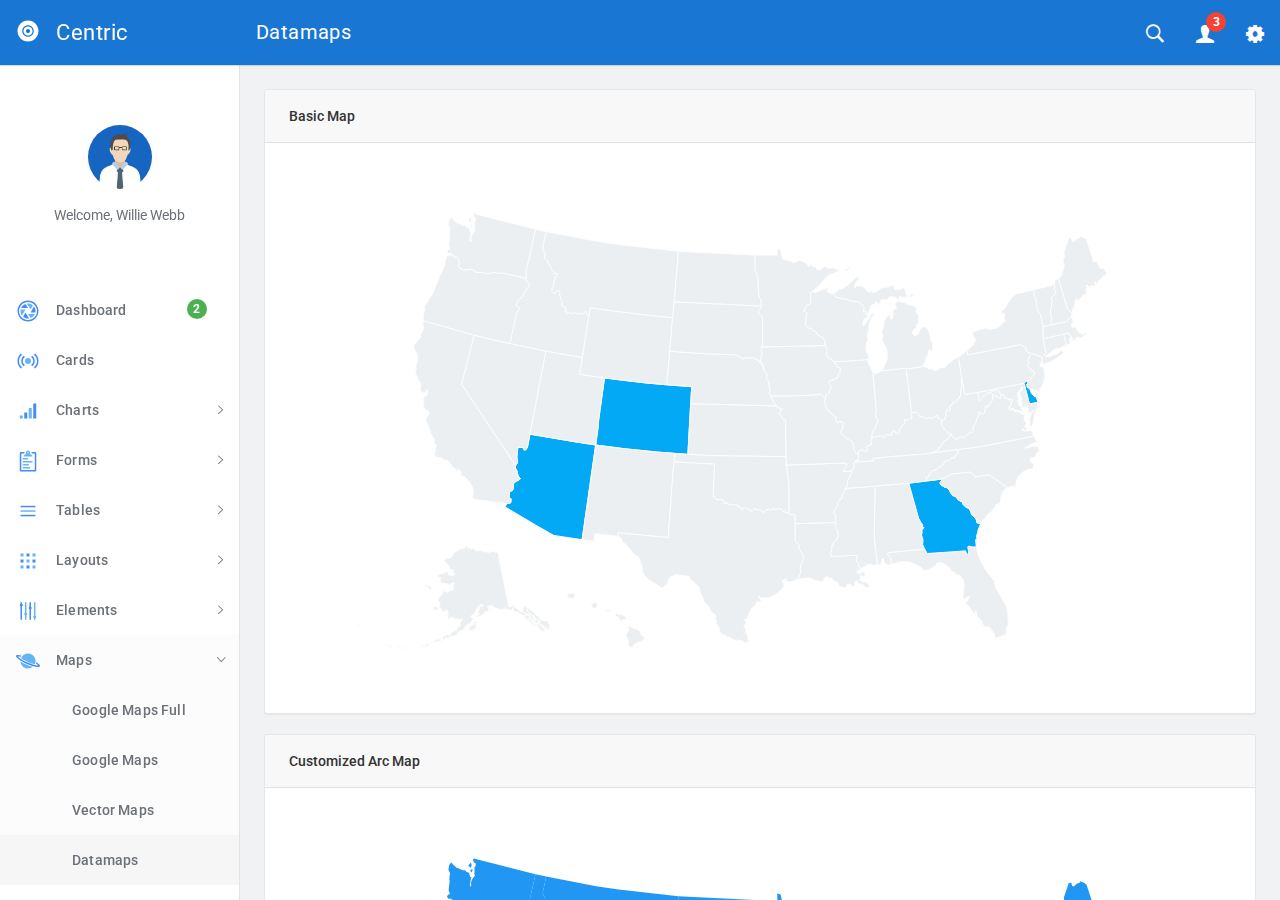
<file: src/datamaps.html>
<!DOCTYPE html>
<html lang="en">
  <head>
    <meta charset="utf-8">
    <meta name="viewport" content="width=device-width, initial-scale=1, maximum-scale=1">
    <meta name="description" content="Bootstrap Admin Template">
    <meta name="keywords" content="app, responsive, jquery, bootstrap, dashboard, admin">
    <title>Centric - Bootstrap Admin Template</title>
    <!-- Vendor styles-->
    <!-- build:css(../app) css/vendor.css-->
    <!-- Animate.CSS-->
    <link rel="stylesheet" href="assets/vendor/animate.css/animate.css">
    <!-- Bootstrap-->
    <link rel="stylesheet" href="assets/vendor/bootstrap/dist/css/bootstrap.min.css">
    <!-- Ionicons-->
    <link rel="stylesheet" href="assets/vendor/ionicons/css/ionicons.css">
    <!-- Bluimp Gallery-->
    <link rel="stylesheet" href="assets/vendor/blueimp-gallery/css/blueimp-gallery.css">
    <link rel="stylesheet" href="assets/vendor/blueimp-gallery/css/blueimp-gallery-indicator.css">
    <link rel="stylesheet" href="assets/vendor/blueimp-gallery/css/blueimp-gallery-video.css">
    <!-- Datepicker-->
    <link rel="stylesheet" href="assets/vendor/bootstrap-datepicker/dist/css/bootstrap-datepicker3.css">
    <!-- Rickshaw-->
    <link rel="stylesheet" href="assets/vendor/rickshaw/rickshaw.css">
    <!-- Select2-->
    <link rel="stylesheet" href="assets/vendor/select2/dist/css/select2.css">
    <!-- Clockpicker-->
    <link rel="stylesheet" href="assets/vendor/clockpicker/dist/bootstrap-clockpicker.css">
    <!-- Range Slider-->
    <link rel="stylesheet" href="assets/vendor/nouislider/distribute/nouislider.min.css">
    <!-- ColorPicker-->
    <link rel="stylesheet" href="assets/vendor/mjolnic-bootstrap-colorpicker/dist/css/bootstrap-colorpicker.css">
    <!-- Summernote-->
    <link rel="stylesheet" href="assets/vendor/summernote/dist/summernote.css">
    <!-- Dropzone-->
    <link rel="stylesheet" href="assets/vendor/dropzone/dist/basic.css">
    <link rel="stylesheet" href="assets/vendor/dropzone/dist/dropzone.css">
    <!-- Xeditable-->
    <link rel="stylesheet" href="assets/vendor/x-editable/dist/bootstrap3-editable/css/bootstrap-editable.css">
    <!-- Bootgrid-->
    <link rel="stylesheet" href="assets/vendor/jquery.bootgrid/dist/jquery.bootgrid.css">
    <!-- Datatables-->
    <link rel="stylesheet" href="assets/vendor/datatables/media/css/jquery.dataTables.css">
    <!-- Sweet Alert-->
    <link rel="stylesheet" href="assets/vendor/sweetalert/dist/sweetalert.css">
    <!-- Loaders.CSS-->
    <link rel="stylesheet" href="assets/vendor/loaders.css/loaders.css">
    <!-- Material Floating Button-->
    <link rel="stylesheet" href="assets/vendor/ng-material-floating-button/mfb/dist/mfb.css">
    <!-- Material Colors-->
    <link rel="stylesheet" href="assets/vendor/material-colors/dist/colors.css">
    <!-- endbuild-->
    <!-- Application styles-->
    <link rel="stylesheet" href="assets/css/app.css">
  </head>
  <body class="theme-1">
    <div class="layout-container">
      <!-- top navbar-->
      <header class="header-container">
        <nav>
          <ul class="visible-xs visible-sm">
            <li><a id="sidebar-toggler" href="#" class="menu-link menu-link-slide"><span><em></em></span></a></li>
          </ul>
          <ul class="hidden-xs">
            <li><a id="offcanvas-toggler" href="#" class="menu-link menu-link-slide"><span><em></em></span></a></li>
          </ul>
          <h2 class="header-title">Datamaps</h2>
          <ul class="pull-right">
            <li><a id="header-search" href="#" class="ripple"><em class="ion-ios-search-strong"></em></a></li>
            <li class="dropdown"><a href="#" data-toggle="dropdown" class="dropdown-toggle has-badge ripple"><em class="ion-person"></em><sup class="badge bg-danger">3</sup></a>
              <ul class="dropdown-menu dropdown-menu-right md-dropdown-menu">
                <li><a href="profile.html"><em class="ion-home icon-fw"></em>Profile</a></li>
                <li><a href="messages.html"><em class="ion-gear-a icon-fw"></em>Messages</a></li>
                <li role="presentation" class="divider"></li>
                <li><a href="user.login.html"><em class="ion-log-out icon-fw"></em>Logout</a></li>
              </ul>
            </li>
            <li><a id="header-settings" href="#" class="ripple"><em class="ion-gear-b"></em></a></li>
          </ul>
        </nav>
      </header>
      <!-- sidebar-->
      <aside class="sidebar-container">
        <div class="sidebar-header">
          <div class="pull-right pt-lg text-muted hidden"><em class="ion-close-round"></em></div><a href="#" class="sidebar-header-logo"><img src="assets/img/logo.png" data-svg-replace="assets/img/logo.svg" alt="Logo"><span class="sidebar-header-logo-text">Centric</span></a>
        </div>
        <div class="sidebar-content">
          <div class="sidebar-toolbar text-center"><a href=""><img src="assets/img/user/01.jpg" alt="Profile" class="img-circle thumb64"></a>
            <div class="mt">Welcome, Willie Webb</div>
          </div>
          <nav class="sidebar-nav">
            <ul>
              <li><a href="dashboard.html" class="ripple"><span class="pull-right nav-label"><span class="badge bg-success">2</span></span><span class="nav-icon"><img src="" data-svg-replace="assets/img/icons/aperture.svg" alt="MenuItem" class="hidden"></span><span>Dashboard</span></a></li>
              <li><a href="cards.html" class="ripple"><span class="pull-right nav-label"></span><span class="nav-icon"><img src="" data-svg-replace="assets/img/icons/radio-waves.svg" alt="MenuItem" class="hidden"></span><span>Cards</span></a></li>
              <li><a href="#" class="ripple"><span class="pull-right nav-caret"><em class="ion-ios-arrow-right"></em></span><span class="pull-right nav-label"></span><span class="nav-icon"><img src="" data-svg-replace="assets/img/icons/connection-bars.svg" alt="MenuItem" class="hidden"></span><span>Charts</span></a>
                <ul class="sidebar-subnav">
                  <li><a href="flot.html" class="ripple"><span class="pull-right nav-label"></span><span>Flot</span></a></li>
                  <li><a href="radial.html" class="ripple"><span class="pull-right nav-label"></span><span>Radial</span></a></li>
                  <li><a href="rickshaw.html" class="ripple"><span class="pull-right nav-label"></span><span>Rickshaw</span></a></li>
                </ul>
              </li>
              <li><a href="#" class="ripple"><span class="pull-right nav-caret"><em class="ion-ios-arrow-right"></em></span><span class="pull-right nav-label"></span><span class="nav-icon"><img src="" data-svg-replace="assets/img/icons/clipboard.svg" alt="MenuItem" class="hidden"></span><span>Forms</span></a>
                <ul class="sidebar-subnav">
                  <li><a href="forms.classic.html" class="ripple"><span class="pull-right nav-label"></span><span>Classic</span></a></li>
                  <li><a href="validation.html" class="ripple"><span class="pull-right nav-label"></span><span>Validation</span></a></li>
                  <li><a href="forms.advanced.html" class="ripple"><span class="pull-right nav-label"></span><span>Advanced</span></a></li>
                  <li><a href="material.html" class="ripple"><span class="pull-right nav-label"></span><span>Material</span></a></li>
                  <li><a href="editor.html" class="ripple"><span class="pull-right nav-label"></span><span>Editors</span></a></li>
                  <li><a href="dropzone.html" class="ripple"><span class="pull-right nav-label"></span><span>Dropzone</span></a></li>
                  <li><a href="xeditable.html" class="ripple"><span class="pull-right nav-label"></span><span>xEditable</span></a></li>
                  <li><a href="wizard.html" class="ripple"><span class="pull-right nav-label"></span><span>Wizard</span></a></li>
                </ul>
              </li>
              <li><a href="#" class="ripple"><span class="pull-right nav-caret"><em class="ion-ios-arrow-right"></em></span><span class="pull-right nav-label"></span><span class="nav-icon"><img src="" data-svg-replace="assets/img/icons/navicon.svg" alt="MenuItem" class="hidden"></span><span>Tables</span></a>
                <ul id="tables" class="sidebar-subnav">
                  <li><a href="tables.classic.html" class="ripple"><span class="pull-right nav-label"></span><span>Classic</span></a></li>
                  <li><a href="datatable.html" class="ripple"><span class="pull-right nav-label"></span><span>Datatable</span></a></li>
                  <li><a href="bootgrid.html" class="ripple"><span class="pull-right nav-label"></span><span>Bootgrid</span></a></li>
                </ul>
              </li>
              <li><a href="#" class="ripple"><span class="pull-right nav-caret"><em class="ion-ios-arrow-right"></em></span><span class="pull-right nav-label"></span><span class="nav-icon"><img src="" data-svg-replace="assets/img/icons/grid.svg" alt="MenuItem" class="hidden"></span><span>Layouts</span></a>
                <ul id="layouts" class="sidebar-subnav">
                  <li><a href="layouts.columns.html" class="ripple"><span class="pull-right nav-label"></span><span>Columns</span></a></li>
                  <li><a href="layouts.overlap.html" class="ripple"><span class="pull-right nav-label"></span><span>Overlap</span></a></li>
                  <li><a href="layouts.boxed.html" class="ripple"><span class="pull-right nav-label"></span><span>Boxed</span></a></li>
                  <li><a href="layouts.tabs.html" class="ripple"><span class="pull-right nav-label"></span><span>Tabs</span></a></li>
                  <li><a href="layouts.containers.html" class="ripple"><span class="pull-right nav-label"></span><span>Containers</span></a></li>
                </ul>
              </li>
              <li><a href="#" class="ripple"><span class="pull-right nav-caret"><em class="ion-ios-arrow-right"></em></span><span class="pull-right nav-label"></span><span class="nav-icon"><img src="" data-svg-replace="assets/img/icons/levels.svg" alt="MenuItem" class="hidden"></span><span>Elements</span></a>
                <ul id="elements" class="sidebar-subnav">
                  <li><a href="colors.html" class="ripple"><span class="pull-right nav-label"></span><span>Colors</span></a></li>
                  <li><a href="whiteframes.html" class="ripple"><span class="pull-right nav-label"></span><span>Whiteframes</span></a></li>
                  <li><a href="lists.html" class="ripple"><span class="pull-right nav-label"></span><span>Lists</span></a></li>
                  <li><a href="bootstrapui.html" class="ripple"><span class="pull-right nav-label"></span><span>Bootstrap</span></a></li>
                  <li><a href="buttons.html" class="ripple"><span class="pull-right nav-label"></span><span>Buttons</span></a></li>
                  <li><a href="sweetalert.html"><span class="pull-right nav-label"></span><span>Sweet-alert</span></a></li>
                  <li><a href="spinners.html" class="ripple"><span class="pull-right nav-label"></span><span>Spinners</span></a></li>
                  <li><a href="nestable.html" class="ripple"><span class="pull-right nav-label"></span><span>Nestable</span></a></li>
                  <li><a href="grid.html" class="ripple"><span class="pull-right nav-label"></span><span>Grid</span></a></li>
                  <li><a href="grid-masonry.html" class="ripple"><span class="pull-right nav-label"></span><span>Grid Masonry</span></a></li>
                  <li><a href="typography.html" class="ripple"><span class="pull-right nav-label"></span><span>Typography</span></a></li>
                  <li><a href="icons.html" class="ripple"><span class="pull-right nav-label"></span><span>Icons</span></a></li>
                  <li><a href="utilities.html" class="ripple"><span class="pull-right nav-label"></span><span>Utilities</span></a></li>
                </ul>
              </li>
              <li><a href="#" class="ripple"><span class="pull-right nav-caret"><em class="ion-ios-arrow-right"></em></span><span class="pull-right nav-label"></span><span class="nav-icon"><img src="" data-svg-replace="assets/img/icons/planet.svg" alt="MenuItem" class="hidden"></span><span>Maps</span></a>
                <ul id="maps" class="sidebar-subnav">
                  <li><a href="google-map-full.html" class="ripple"><span class="pull-right nav-label"></span><span>Google Maps Full</span></a></li>
                  <li><a href="google-map.html" class="ripple"><span class="pull-right nav-label"></span><span>Google Maps</span></a></li>
                  <li><a href="vector-map.html" class="ripple"><span class="pull-right nav-label"></span><span>Vector Maps</span></a></li>
                  <li><a href="datamaps.html" class="ripple"><span class="pull-right nav-label"></span><span>Datamaps</span></a></li>
                </ul>
              </li>
              <li><a href="#" class="ripple"><span class="pull-right nav-caret"><em class="ion-ios-arrow-right"></em></span><span class="pull-right nav-label"></span><span class="nav-icon"><img src="" data-svg-replace="assets/img/icons/ios-browsers.svg" alt="MenuItem" class="hidden"></span><span>Pages</span></a>
                <ul id="pages" class="sidebar-subnav">
                  <li><a href="timeline.html" class="ripple"><span class="pull-right nav-label"></span><span>Timeline</span></a></li>
                  <li><a href="invoice.html" class="ripple"><span class="pull-right nav-label"></span><span>Invoice</span></a></li>
                  <li><a href="pricing.html" class="ripple"><span class="pull-right nav-label"></span><span>Pricing</span></a></li>
                  <li><a href="contacts.html" class="ripple"><span class="pull-right nav-label"></span><span>Contacts</span></a></li>
                  <li><a href="faq.html" class="ripple"><span class="pull-right nav-label"></span><span>FAQ</span></a></li>
                  <li><a href="projects.html" class="ripple"><span class="pull-right nav-label"></span><span>Projects</span></a></li>
                  <li><a href="blog.html" class="ripple"><span class="pull-right nav-label"></span><span>Blog</span></a></li>
                  <li><a href="blog.article.html" class="ripple"><span class="pull-right nav-label"></span><span>Article</span></a></li>
                  <li><a href="profile.html" class="ripple"><span class="pull-right nav-label"></span><span>Profile</span></a></li>
                  <li><a href="gallery.html" class="ripple"><span class="pull-right nav-label"></span><span>Gallery</span></a></li>
                  <li><a href="wall.html" class="ripple"><span class="pull-right nav-label"></span><span>Wall</span></a></li>
                  <li><a href="search.html" class="ripple"><span class="pull-right nav-label"></span><span>Search</span></a></li>
                  <li><a href="messages.html" class="ripple"><span class="pull-right nav-label"></span><span>Messages Board</span></a></li>
                </ul>
              </li>
              <li><a href="#" class="ripple"><span class="pull-right nav-caret"><em class="ion-ios-arrow-right"></em></span><span class="pull-right nav-label"></span><span class="nav-icon"><img src="" data-svg-replace="assets/img/icons/person-stalker.svg" alt="MenuItem" class="hidden"></span><span>User</span></a>
                <ul id="user" class="sidebar-subnav">
                  <li><a href="login.html" class="ripple"><span class="pull-right nav-label"></span><span>Login</span></a></li>
                  <li><a href="signup.html" class="ripple"><span class="pull-right nav-label"></span><span>Signup</span></a></li>
                  <li><a href="lock.html" class="ripple"><span class="pull-right nav-label"></span><span>Lock</span></a></li>
                  <li><a href="recover.html" class="ripple"><span class="pull-right nav-label"></span><span>Recover</span></a></li>
                </ul>
              </li>
              <li><a href="../../angularjs/" class="ripple"><span class="nav-icon"><em class="ion-android-open"></em></span><span>AngularJS</span></a></li>
            </ul>
          </nav>
        </div>
      </aside>
      <div class="sidebar-layout-obfuscator"></div>
      <!-- Main section-->
      <main class="main-container">
        <!-- Page content-->
        <section>
          <div class="container-fluid">
            <div class="panel panel-default">
              <div class="panel-heading">Basic Map</div>
              <div class="panel-body">
                <div id="datamap-basic"></div>
              </div>
            </div>
            <div class="panel panel-default">
              <div class="panel-heading">Customized Arc Map</div>
              <div class="panel-body">
                <div id="datamap-arc"></div>
              </div>
            </div>
          </div>
        </section>
        <!-- Page footer-->
        <footer><span>2017 - Centric app.</span></footer>
      </main>
    </div>
    <!-- Search template-->
    <div tabindex="-1" role="dialog" class="modal modal-top fade modal-search">
      <div class="modal-dialog">
        <div class="modal-content">
          <div class="modal-body">
            <div class="pull-left">
              <button type="button" data-dismiss="modal" class="btn btn-flat"><em class="ion-arrow-left-c icon-24"></em></button>
            </div>
            <div class="pull-right">
              <button type="button" class="btn btn-flat"><em class="ion-android-microphone icon-24"></em></button>
            </div>
            <form action="#" class="oh">
              <div class="mda-form-control pt0">
                <input type="text" placeholder="Search.." data-localize="header.SEARCH" class="form-control header-input-search">
                <div class="mda-form-control-line"></div>
              </div>
            </form>
          </div>
        </div>
      </div>
    </div>
    <!-- End Search template-->
    <!-- Settings template-->
    <div tabindex="-1" role="dialog" class="modal-settings modal modal-right fade">
      <div class="modal-dialog modal-lg">
        <div class="modal-content">
          <div class="modal-header">
            <div data-dismiss="modal" class="pull-right clickable"><em class="ion-close-round text-soft"></em></div>
            <h4 class="modal-title"><span>Settings</span></h4>
          </div>
          <div class="modal-body">
            <div class="clearfix mb">
              <div class="pull-left wd-tiny mb">
                <div class="setting-color">
                  <label class="preview-theme-1">
                    <input type="radio" checked="checked" name="setting-theme" value="0"><span class="ion-checkmark-round"></span>
                    <div class="t-grid">
                      <div class="t-row">
                        <div class="t-col preview-header"></div>
                        <div class="t-col preview-sidebar"></div>
                        <div class="t-col preview-content"></div>
                      </div>
                    </div>
                  </label>
                </div>
              </div>
              <div class="pull-left wd-tiny mb">
                <div class="setting-color">
                  <label class="preview-theme-2">
                    <input type="radio" name="setting-theme" value="1"><span class="ion-checkmark-round"></span>
                    <div class="t-grid">
                      <div class="t-row">
                        <div class="t-col preview-header"></div>
                        <div class="t-col preview-sidebar"></div>
                        <div class="t-col preview-content"></div>
                      </div>
                    </div>
                  </label>
                </div>
              </div>
              <div class="pull-left wd-tiny mb">
                <div class="setting-color">
                  <label class="preview-theme-3">
                    <input type="radio" name="setting-theme" value="2"><span class="ion-checkmark-round"></span>
                    <div class="t-grid">
                      <div class="t-row">
                        <div class="t-col preview-header"></div>
                        <div class="t-col preview-sidebar"></div>
                        <div class="t-col preview-content"></div>
                      </div>
                    </div>
                  </label>
                </div>
              </div>
              <div class="pull-left wd-tiny mb">
                <div class="setting-color">
                  <label class="preview-theme-4">
                    <input type="radio" name="setting-theme" value="3"><span class="ion-checkmark-round"></span>
                    <div class="t-grid">
                      <div class="t-row">
                        <div class="t-col preview-header"></div>
                        <div class="t-col preview-sidebar"></div>
                        <div class="t-col preview-content"></div>
                      </div>
                    </div>
                  </label>
                </div>
              </div>
              <div class="pull-left wd-tiny mb">
                <div class="setting-color">
                  <label class="preview-theme-5">
                    <input type="radio" name="setting-theme" value="4"><span class="ion-checkmark-round"></span>
                    <div class="t-grid">
                      <div class="t-row">
                        <div class="t-col preview-header"></div>
                        <div class="t-col preview-sidebar"></div>
                        <div class="t-col preview-content"></div>
                      </div>
                    </div>
                  </label>
                </div>
              </div>
              <div class="pull-left wd-tiny mb">
                <div class="setting-color">
                  <label class="preview-theme-6">
                    <input type="radio" name="setting-theme" value="5"><span class="ion-checkmark-round"></span>
                    <div class="t-grid">
                      <div class="t-row">
                        <div class="t-col preview-header"></div>
                        <div class="t-col preview-sidebar"></div>
                        <div class="t-col preview-content"></div>
                      </div>
                    </div>
                  </label>
                </div>
              </div>
              <div class="pull-left wd-tiny mb">
                <div class="setting-color">
                  <label class="preview-theme-7">
                    <input type="radio" name="setting-theme" value="6"><span class="ion-checkmark-round"></span>
                    <div class="t-grid">
                      <div class="t-row">
                        <div class="t-col preview-header"></div>
                        <div class="t-col preview-sidebar"></div>
                        <div class="t-col preview-content"></div>
                      </div>
                    </div>
                  </label>
                </div>
              </div>
              <div class="pull-left wd-tiny mb">
                <div class="setting-color">
                  <label class="preview-theme-8">
                    <input type="radio" name="setting-theme" value="7"><span class="ion-checkmark-round"></span>
                    <div class="t-grid">
                      <div class="t-row">
                        <div class="t-col preview-header"></div>
                        <div class="t-col preview-sidebar"></div>
                        <div class="t-col preview-content"></div>
                      </div>
                    </div>
                  </label>
                </div>
              </div>
              <div class="pull-left wd-tiny mb">
                <div class="setting-color">
                  <label class="preview-theme-9">
                    <input type="radio" name="setting-theme" value="8"><span class="ion-checkmark-round"></span>
                    <div class="t-grid">
                      <div class="t-row">
                        <div class="t-col preview-header"></div>
                        <div class="t-col preview-sidebar"></div>
                        <div class="t-col preview-content"></div>
                      </div>
                    </div>
                  </label>
                </div>
              </div>
            </div>
            <hr>
            <p>
              <label class="mda-checkbox">
                <input id="sidebar-showheader" type="checkbox" checked=""><em class="bg-indigo-500"></em>Sidebar header
              </label>
            </p>
            <p>
              <label class="mda-checkbox">
                <input id="sidebar-showtoolbar" type="checkbox" checked=""><em class="bg-indigo-500"></em>Sidebar toolbar
              </label>
            </p>
            <p>
              <label class="mda-checkbox">
                <input id="sidebar-offcanvas" type="checkbox"><em class="bg-indigo-500"></em>Sidebar offcanvas
              </label>
            </p>
            <hr>
            <p>Navigation icon</p>
            <p>
              <label class="mda-radio">
                <input type="radio" name="headerMenulink" value="menu-link-close"><em class="bg-indigo-500"></em>Close icon
              </label>
            </p>
            <p>
              <label class="mda-radio">
                <input type="radio" checked="" name="headerMenulink" value="menu-link-slide"><em class="bg-indigo-500"></em>Slide arrow
              </label>
            </p>
            <p>
              <label class="mda-radio">
                <input type="radio" name="headerMenulink" value="menu-link-arrow"><em class="bg-indigo-500"></em>Big arrow
              </label>
            </p>
            <hr>
            <button type="button" data-toggle-fullscreen="" class="btn btn-default btn-raised">Toggle fullscreen</button>
            <hr>
            <p>Change language</p>
            <!-- START Language list-->
            <div class="btn-group">
              <button type="button" data-toggle="dropdown" class="btn btn-default btn-block btn-raised">English</button>
              <ul role="menu" class="dropdown-menu dropdown-menu-right animated fadeInUpShort">
                <li><a href="#" data-set-lang="en">English</a></li>
                <li><a href="#" data-set-lang="es">Spanish</a></li>
              </ul>
            </div>
            <!-- END Language list-->
          </div>
        </div>
      </div>
    </div>
    <!-- End Settings template-->
    <!-- Google Maps API-->
    <script type="text/javascript" src="http://maps.google.com/maps/api/js?key=AIzaSyD_MleSHludEfiKUi1CCyumkv74Pm4u8Is"></script>
    <!-- build:js(../app) js/vendor.js-->
    <!-- Modernizr-->
    <script src="assets/vendor/modernizr/modernizr.custom.js"></script>
    <!-- jQuery-->
    <script src="assets/vendor/jquery/dist/jquery.js"></script>
    <!-- Bootstrap-->
    <script src="assets/vendor/bootstrap/dist/js/bootstrap.js"></script>
    <!-- jQuery Browser-->
    <script src="assets/vendor/jquery.browser/dist/jquery.browser.js"></script>
    <!-- Material Colors-->
    <script src="assets/vendor/material-colors/dist/colors.js"></script>
    <!-- Bootstrap Filestyle-->
    <script src="assets/vendor/bootstrap-filestyle/src/bootstrap-filestyle.js"></script>
    <!-- Flot charts-->
    <script src="assets/vendor/flot/jquery.flot.js"></script>
    <script src="assets/vendor/flot/jquery.flot.categories.js"></script>
    <script src="assets/vendor/flot-spline/js/jquery.flot.spline.js"></script>
    <script src="assets/vendor/flot.tooltip/js/jquery.flot.tooltip.js"></script>
    <script src="assets/vendor/flot/jquery.flot.resize.js"></script>
    <script src="assets/vendor/flot/jquery.flot.pie.js"></script>
    <script src="assets/vendor/flot/jquery.flot.time.js"></script>
    <script src="assets/vendor/sidebysideimproved/jquery.flot.orderBars.js"></script>
    <!-- jVector Maps-->
    <script src="assets/vendor/ika.jvectormap/jquery-jvectormap-1.2.2.min.js"></script>
    <script src="assets/vendor/ika.jvectormap/jquery-jvectormap-us-mill-en.js"></script>
    <script src="assets/vendor/ika.jvectormap/jquery-jvectormap-world-mill-en.js"></script>
    <!-- Easypie Charts-->
    <script src="assets/vendor/jquery.easy-pie-chart/dist/jquery.easypiechart.js"></script>
    <!-- Screenfull-->
    <script src="assets/vendor/screenfull/dist/screenfull.js"></script>
    <!-- Sparkline-->
    <script src="assets/vendor/sparkline/index.js"></script>
    <!-- Datepicker-->
    <script src="assets/vendor/bootstrap-datepicker/js/bootstrap-datepicker.js"></script>
    <!-- jQuery Knob charts-->
    <script src="assets/vendor/jquery-knob/js/jquery.knob.js"></script>
    <!-- Rickshaw-->
    <script src="assets/vendor/d3/d3.js"></script>
    <script src="assets/vendor/rickshaw/rickshaw.js"></script>
    <!-- jQuery Form Validation-->
    <script src="assets/vendor/jquery-validation/dist/jquery.validate.js"></script>
    <script src="assets/vendor/jquery-validation/dist/additional-methods.js"></script>
    <!-- JQUERY STEPS-->
    <script src="assets/vendor/jquery.steps/build/jquery.steps.js"></script>
    <!-- Select2-->
    <script src="assets/vendor/select2/dist/js/select2.js"></script>
    <!-- Clockpicker-->
    <script src="assets/vendor/clockpicker/dist/bootstrap-clockpicker.js"></script>
    <!-- Range Slider-->
    <script src="assets/vendor/nouislider/distribute/nouislider.js"></script>
    <!-- ColorPicker-->
    <script src="assets/vendor/mjolnic-bootstrap-colorpicker/dist/js/bootstrap-colorpicker.js"></script>
    <!-- Summernote-->
    <script src="assets/vendor/summernote/dist/summernote.js"></script>
    <!-- Dropzone-->
    <script src="assets/vendor/dropzone/dist/dropzone.js"></script>
    <!-- Xeditable-->
    <script src="assets/vendor/x-editable/dist/bootstrap3-editable/js/bootstrap-editable.js"></script>
    <!-- Momentjs-->
    <script src="assets/vendor/moment/min/moment-with-locales.js"></script>
    <!-- Google Maps-->
    <script src="assets/vendor/gmaps/gmaps.js"></script>
    <!-- Bootgrid-->
    <script src="assets/vendor/jquery.bootgrid/dist/jquery.bootgrid.js"></script>
    <script src="assets/vendor/jquery.bootgrid/dist/jquery.bootgrid.fa.js"></script>
    <!-- Datatables-->
    <script src="assets/vendor/datatables/media/js/jquery.dataTables.js"></script>
    <!-- Nestable-->
    <script src="assets/vendor/nestable/jquery.nestable.js"></script>
    <!-- Sweet Alert-->
    <script src="assets/vendor/sweetalert/dist/sweetalert-dev.js"></script>
    <!-- Masonry-->
    <script src="assets/vendor/masonry/dist/masonry.pkgd.js"></script>
    <!-- Images Loaded-->
    <script src="assets/vendor/imagesloaded/imagesloaded.pkgd.js"></script>
    <!-- Loaders.CSS-->
    <script src="assets/vendor/loaders.css/loaders.css.js"></script>
    <!-- jQuery Localize-->
    <script src="assets/vendor/jquery-localize-i18n/dist/jquery.localize.js"></script>
    <!-- Blueimp Gallery-->
    <script src="assets/vendor/blueimp-gallery/js/blueimp-helper.js"></script>
    <script src="assets/vendor/blueimp-gallery/js/blueimp-gallery.js"></script>
    <script src="assets/vendor/blueimp-gallery/js/blueimp-gallery-fullscreen.js"></script>
    <script src="assets/vendor/blueimp-gallery/js/blueimp-gallery-indicator.js"></script>
    <script src="assets/vendor/blueimp-gallery/js/blueimp-gallery-video.js"></script>
    <script src="assets/vendor/blueimp-gallery/js/blueimp-gallery-vimeo.js"></script>
    <script src="assets/vendor/blueimp-gallery/js/blueimp-gallery-youtube.js"></script>
    <script src="assets/vendor/blueimp-gallery/js/jquery.blueimp-gallery.js"></script>
    <!-- Datamaps-->
    <script src="assets/vendor/topojson/topojson.min.js"></script>
    <script src="assets/vendor/datamaps/dist/datamaps.all.js"></script>
    <!-- endbuild-->
    <!-- App script-->
    <script src="assets/js/app.js"></script>
  </body>
</html>
</file>
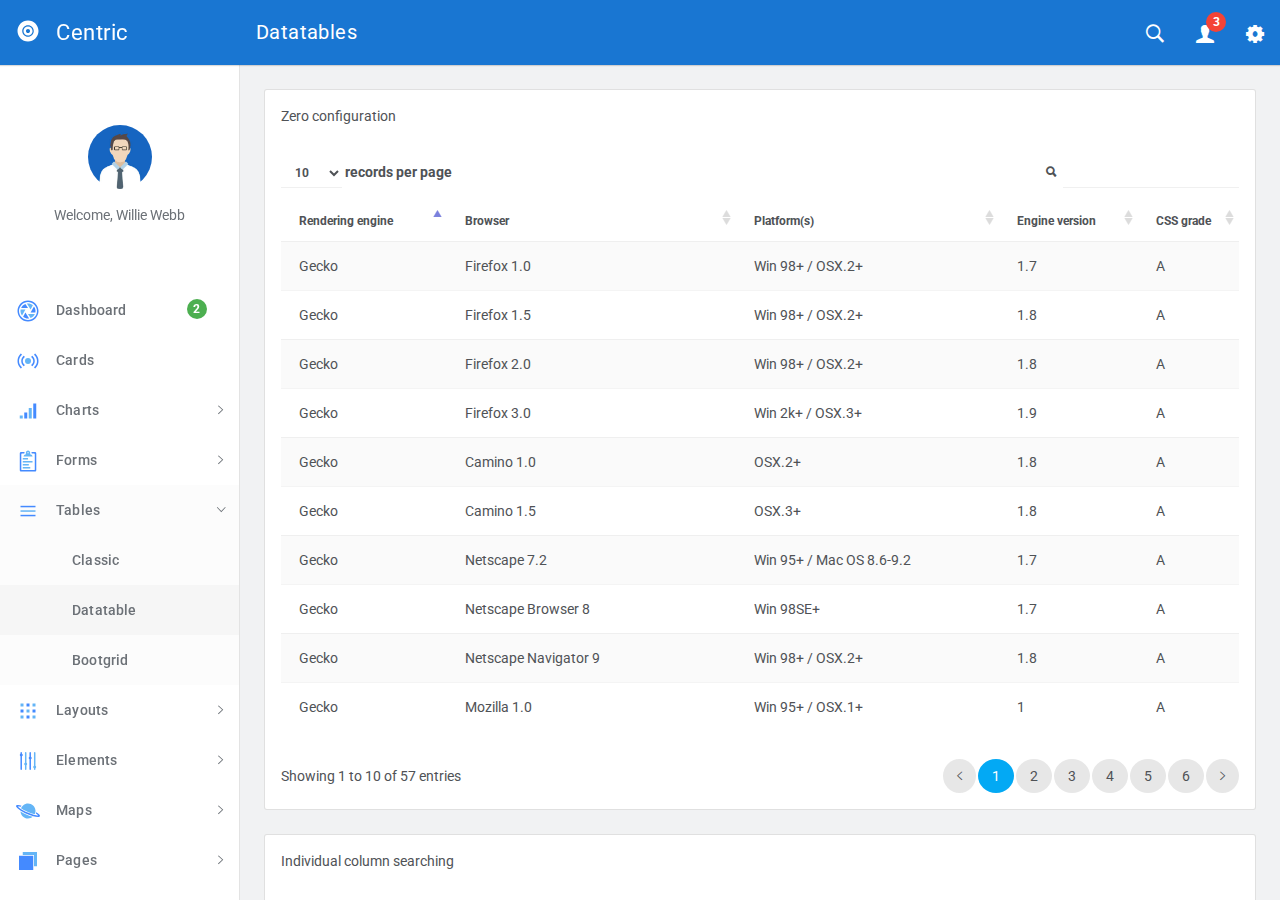
<file: src/datatable.html>
<!DOCTYPE html>
<html lang="en">
  <head>
    <meta charset="utf-8">
    <meta name="viewport" content="width=device-width, initial-scale=1, maximum-scale=1">
    <meta name="description" content="Bootstrap Admin Template">
    <meta name="keywords" content="app, responsive, jquery, bootstrap, dashboard, admin">
    <title>Centric - Bootstrap Admin Template</title>
    <!-- Vendor styles-->
    <!-- build:css(../app) css/vendor.css-->
    <!-- Animate.CSS-->
    <link rel="stylesheet" href="assets/vendor/animate.css/animate.css">
    <!-- Bootstrap-->
    <link rel="stylesheet" href="assets/vendor/bootstrap/dist/css/bootstrap.min.css">
    <!-- Ionicons-->
    <link rel="stylesheet" href="assets/vendor/ionicons/css/ionicons.css">
    <!-- Bluimp Gallery-->
    <link rel="stylesheet" href="assets/vendor/blueimp-gallery/css/blueimp-gallery.css">
    <link rel="stylesheet" href="assets/vendor/blueimp-gallery/css/blueimp-gallery-indicator.css">
    <link rel="stylesheet" href="assets/vendor/blueimp-gallery/css/blueimp-gallery-video.css">
    <!-- Datepicker-->
    <link rel="stylesheet" href="assets/vendor/bootstrap-datepicker/dist/css/bootstrap-datepicker3.css">
    <!-- Rickshaw-->
    <link rel="stylesheet" href="assets/vendor/rickshaw/rickshaw.css">
    <!-- Select2-->
    <link rel="stylesheet" href="assets/vendor/select2/dist/css/select2.css">
    <!-- Clockpicker-->
    <link rel="stylesheet" href="assets/vendor/clockpicker/dist/bootstrap-clockpicker.css">
    <!-- Range Slider-->
    <link rel="stylesheet" href="assets/vendor/nouislider/distribute/nouislider.min.css">
    <!-- ColorPicker-->
    <link rel="stylesheet" href="assets/vendor/mjolnic-bootstrap-colorpicker/dist/css/bootstrap-colorpicker.css">
    <!-- Summernote-->
    <link rel="stylesheet" href="assets/vendor/summernote/dist/summernote.css">
    <!-- Dropzone-->
    <link rel="stylesheet" href="assets/vendor/dropzone/dist/basic.css">
    <link rel="stylesheet" href="assets/vendor/dropzone/dist/dropzone.css">
    <!-- Xeditable-->
    <link rel="stylesheet" href="assets/vendor/x-editable/dist/bootstrap3-editable/css/bootstrap-editable.css">
    <!-- Bootgrid-->
    <link rel="stylesheet" href="assets/vendor/jquery.bootgrid/dist/jquery.bootgrid.css">
    <!-- Datatables-->
    <link rel="stylesheet" href="assets/vendor/datatables/media/css/jquery.dataTables.css">
    <!-- Sweet Alert-->
    <link rel="stylesheet" href="assets/vendor/sweetalert/dist/sweetalert.css">
    <!-- Loaders.CSS-->
    <link rel="stylesheet" href="assets/vendor/loaders.css/loaders.css">
    <!-- Material Floating Button-->
    <link rel="stylesheet" href="assets/vendor/ng-material-floating-button/mfb/dist/mfb.css">
    <!-- Material Colors-->
    <link rel="stylesheet" href="assets/vendor/material-colors/dist/colors.css">
    <!-- endbuild-->
    <!-- Application styles-->
    <link rel="stylesheet" href="assets/css/app.css">
  </head>
  <body class="theme-1">
    <div class="layout-container">
      <!-- top navbar-->
      <header class="header-container">
        <nav>
          <ul class="visible-xs visible-sm">
            <li><a id="sidebar-toggler" href="#" class="menu-link menu-link-slide"><span><em></em></span></a></li>
          </ul>
          <ul class="hidden-xs">
            <li><a id="offcanvas-toggler" href="#" class="menu-link menu-link-slide"><span><em></em></span></a></li>
          </ul>
          <h2 class="header-title">Datatables</h2>
          <ul class="pull-right">
            <li><a id="header-search" href="#" class="ripple"><em class="ion-ios-search-strong"></em></a></li>
            <li class="dropdown"><a href="#" data-toggle="dropdown" class="dropdown-toggle has-badge ripple"><em class="ion-person"></em><sup class="badge bg-danger">3</sup></a>
              <ul class="dropdown-menu dropdown-menu-right md-dropdown-menu">
                <li><a href="profile.html"><em class="ion-home icon-fw"></em>Profile</a></li>
                <li><a href="messages.html"><em class="ion-gear-a icon-fw"></em>Messages</a></li>
                <li role="presentation" class="divider"></li>
                <li><a href="user.login.html"><em class="ion-log-out icon-fw"></em>Logout</a></li>
              </ul>
            </li>
            <li><a id="header-settings" href="#" class="ripple"><em class="ion-gear-b"></em></a></li>
          </ul>
        </nav>
      </header>
      <!-- sidebar-->
      <aside class="sidebar-container">
        <div class="sidebar-header">
          <div class="pull-right pt-lg text-muted hidden"><em class="ion-close-round"></em></div><a href="#" class="sidebar-header-logo"><img src="assets/img/logo.png" data-svg-replace="assets/img/logo.svg" alt="Logo"><span class="sidebar-header-logo-text">Centric</span></a>
        </div>
        <div class="sidebar-content">
          <div class="sidebar-toolbar text-center"><a href=""><img src="assets/img/user/01.jpg" alt="Profile" class="img-circle thumb64"></a>
            <div class="mt">Welcome, Willie Webb</div>
          </div>
          <nav class="sidebar-nav">
            <ul>
              <li><a href="dashboard.html" class="ripple"><span class="pull-right nav-label"><span class="badge bg-success">2</span></span><span class="nav-icon"><img src="" data-svg-replace="assets/img/icons/aperture.svg" alt="MenuItem" class="hidden"></span><span>Dashboard</span></a></li>
              <li><a href="cards.html" class="ripple"><span class="pull-right nav-label"></span><span class="nav-icon"><img src="" data-svg-replace="assets/img/icons/radio-waves.svg" alt="MenuItem" class="hidden"></span><span>Cards</span></a></li>
              <li><a href="#" class="ripple"><span class="pull-right nav-caret"><em class="ion-ios-arrow-right"></em></span><span class="pull-right nav-label"></span><span class="nav-icon"><img src="" data-svg-replace="assets/img/icons/connection-bars.svg" alt="MenuItem" class="hidden"></span><span>Charts</span></a>
                <ul class="sidebar-subnav">
                  <li><a href="flot.html" class="ripple"><span class="pull-right nav-label"></span><span>Flot</span></a></li>
                  <li><a href="radial.html" class="ripple"><span class="pull-right nav-label"></span><span>Radial</span></a></li>
                  <li><a href="rickshaw.html" class="ripple"><span class="pull-right nav-label"></span><span>Rickshaw</span></a></li>
                </ul>
              </li>
              <li><a href="#" class="ripple"><span class="pull-right nav-caret"><em class="ion-ios-arrow-right"></em></span><span class="pull-right nav-label"></span><span class="nav-icon"><img src="" data-svg-replace="assets/img/icons/clipboard.svg" alt="MenuItem" class="hidden"></span><span>Forms</span></a>
                <ul class="sidebar-subnav">
                  <li><a href="forms.classic.html" class="ripple"><span class="pull-right nav-label"></span><span>Classic</span></a></li>
                  <li><a href="validation.html" class="ripple"><span class="pull-right nav-label"></span><span>Validation</span></a></li>
                  <li><a href="forms.advanced.html" class="ripple"><span class="pull-right nav-label"></span><span>Advanced</span></a></li>
                  <li><a href="material.html" class="ripple"><span class="pull-right nav-label"></span><span>Material</span></a></li>
                  <li><a href="editor.html" class="ripple"><span class="pull-right nav-label"></span><span>Editors</span></a></li>
                  <li><a href="dropzone.html" class="ripple"><span class="pull-right nav-label"></span><span>Dropzone</span></a></li>
                  <li><a href="xeditable.html" class="ripple"><span class="pull-right nav-label"></span><span>xEditable</span></a></li>
                  <li><a href="wizard.html" class="ripple"><span class="pull-right nav-label"></span><span>Wizard</span></a></li>
                </ul>
              </li>
              <li><a href="#" class="ripple"><span class="pull-right nav-caret"><em class="ion-ios-arrow-right"></em></span><span class="pull-right nav-label"></span><span class="nav-icon"><img src="" data-svg-replace="assets/img/icons/navicon.svg" alt="MenuItem" class="hidden"></span><span>Tables</span></a>
                <ul id="tables" class="sidebar-subnav">
                  <li><a href="tables.classic.html" class="ripple"><span class="pull-right nav-label"></span><span>Classic</span></a></li>
                  <li><a href="datatable.html" class="ripple"><span class="pull-right nav-label"></span><span>Datatable</span></a></li>
                  <li><a href="bootgrid.html" class="ripple"><span class="pull-right nav-label"></span><span>Bootgrid</span></a></li>
                </ul>
              </li>
              <li><a href="#" class="ripple"><span class="pull-right nav-caret"><em class="ion-ios-arrow-right"></em></span><span class="pull-right nav-label"></span><span class="nav-icon"><img src="" data-svg-replace="assets/img/icons/grid.svg" alt="MenuItem" class="hidden"></span><span>Layouts</span></a>
                <ul id="layouts" class="sidebar-subnav">
                  <li><a href="layouts.columns.html" class="ripple"><span class="pull-right nav-label"></span><span>Columns</span></a></li>
                  <li><a href="layouts.overlap.html" class="ripple"><span class="pull-right nav-label"></span><span>Overlap</span></a></li>
                  <li><a href="layouts.boxed.html" class="ripple"><span class="pull-right nav-label"></span><span>Boxed</span></a></li>
                  <li><a href="layouts.tabs.html" class="ripple"><span class="pull-right nav-label"></span><span>Tabs</span></a></li>
                  <li><a href="layouts.containers.html" class="ripple"><span class="pull-right nav-label"></span><span>Containers</span></a></li>
                </ul>
              </li>
              <li><a href="#" class="ripple"><span class="pull-right nav-caret"><em class="ion-ios-arrow-right"></em></span><span class="pull-right nav-label"></span><span class="nav-icon"><img src="" data-svg-replace="assets/img/icons/levels.svg" alt="MenuItem" class="hidden"></span><span>Elements</span></a>
                <ul id="elements" class="sidebar-subnav">
                  <li><a href="colors.html" class="ripple"><span class="pull-right nav-label"></span><span>Colors</span></a></li>
                  <li><a href="whiteframes.html" class="ripple"><span class="pull-right nav-label"></span><span>Whiteframes</span></a></li>
                  <li><a href="lists.html" class="ripple"><span class="pull-right nav-label"></span><span>Lists</span></a></li>
                  <li><a href="bootstrapui.html" class="ripple"><span class="pull-right nav-label"></span><span>Bootstrap</span></a></li>
                  <li><a href="buttons.html" class="ripple"><span class="pull-right nav-label"></span><span>Buttons</span></a></li>
                  <li><a href="sweetalert.html"><span class="pull-right nav-label"></span><span>Sweet-alert</span></a></li>
                  <li><a href="spinners.html" class="ripple"><span class="pull-right nav-label"></span><span>Spinners</span></a></li>
                  <li><a href="nestable.html" class="ripple"><span class="pull-right nav-label"></span><span>Nestable</span></a></li>
                  <li><a href="grid.html" class="ripple"><span class="pull-right nav-label"></span><span>Grid</span></a></li>
                  <li><a href="grid-masonry.html" class="ripple"><span class="pull-right nav-label"></span><span>Grid Masonry</span></a></li>
                  <li><a href="typography.html" class="ripple"><span class="pull-right nav-label"></span><span>Typography</span></a></li>
                  <li><a href="icons.html" class="ripple"><span class="pull-right nav-label"></span><span>Icons</span></a></li>
                  <li><a href="utilities.html" class="ripple"><span class="pull-right nav-label"></span><span>Utilities</span></a></li>
                </ul>
              </li>
              <li><a href="#" class="ripple"><span class="pull-right nav-caret"><em class="ion-ios-arrow-right"></em></span><span class="pull-right nav-label"></span><span class="nav-icon"><img src="" data-svg-replace="assets/img/icons/planet.svg" alt="MenuItem" class="hidden"></span><span>Maps</span></a>
                <ul id="maps" class="sidebar-subnav">
                  <li><a href="google-map-full.html" class="ripple"><span class="pull-right nav-label"></span><span>Google Maps Full</span></a></li>
                  <li><a href="google-map.html" class="ripple"><span class="pull-right nav-label"></span><span>Google Maps</span></a></li>
                  <li><a href="vector-map.html" class="ripple"><span class="pull-right nav-label"></span><span>Vector Maps</span></a></li>
                  <li><a href="datamaps.html" class="ripple"><span class="pull-right nav-label"></span><span>Datamaps</span></a></li>
                </ul>
              </li>
              <li><a href="#" class="ripple"><span class="pull-right nav-caret"><em class="ion-ios-arrow-right"></em></span><span class="pull-right nav-label"></span><span class="nav-icon"><img src="" data-svg-replace="assets/img/icons/ios-browsers.svg" alt="MenuItem" class="hidden"></span><span>Pages</span></a>
                <ul id="pages" class="sidebar-subnav">
                  <li><a href="timeline.html" class="ripple"><span class="pull-right nav-label"></span><span>Timeline</span></a></li>
                  <li><a href="invoice.html" class="ripple"><span class="pull-right nav-label"></span><span>Invoice</span></a></li>
                  <li><a href="pricing.html" class="ripple"><span class="pull-right nav-label"></span><span>Pricing</span></a></li>
                  <li><a href="contacts.html" class="ripple"><span class="pull-right nav-label"></span><span>Contacts</span></a></li>
                  <li><a href="faq.html" class="ripple"><span class="pull-right nav-label"></span><span>FAQ</span></a></li>
                  <li><a href="projects.html" class="ripple"><span class="pull-right nav-label"></span><span>Projects</span></a></li>
                  <li><a href="blog.html" class="ripple"><span class="pull-right nav-label"></span><span>Blog</span></a></li>
                  <li><a href="blog.article.html" class="ripple"><span class="pull-right nav-label"></span><span>Article</span></a></li>
                  <li><a href="profile.html" class="ripple"><span class="pull-right nav-label"></span><span>Profile</span></a></li>
                  <li><a href="gallery.html" class="ripple"><span class="pull-right nav-label"></span><span>Gallery</span></a></li>
                  <li><a href="wall.html" class="ripple"><span class="pull-right nav-label"></span><span>Wall</span></a></li>
                  <li><a href="search.html" class="ripple"><span class="pull-right nav-label"></span><span>Search</span></a></li>
                  <li><a href="messages.html" class="ripple"><span class="pull-right nav-label"></span><span>Messages Board</span></a></li>
                </ul>
              </li>
              <li><a href="#" class="ripple"><span class="pull-right nav-caret"><em class="ion-ios-arrow-right"></em></span><span class="pull-right nav-label"></span><span class="nav-icon"><img src="" data-svg-replace="assets/img/icons/person-stalker.svg" alt="MenuItem" class="hidden"></span><span>User</span></a>
                <ul id="user" class="sidebar-subnav">
                  <li><a href="login.html" class="ripple"><span class="pull-right nav-label"></span><span>Login</span></a></li>
                  <li><a href="signup.html" class="ripple"><span class="pull-right nav-label"></span><span>Signup</span></a></li>
                  <li><a href="lock.html" class="ripple"><span class="pull-right nav-label"></span><span>Lock</span></a></li>
                  <li><a href="recover.html" class="ripple"><span class="pull-right nav-label"></span><span>Recover</span></a></li>
                </ul>
              </li>
              <li><a href="../../angularjs/" class="ripple"><span class="nav-icon"><em class="ion-android-open"></em></span><span>AngularJS</span></a></li>
            </ul>
          </nav>
        </div>
      </aside>
      <div class="sidebar-layout-obfuscator"></div>
      <!-- Main section-->
      <main class="main-container">
        <!-- Page content-->
        <section>
          <div class="container-fluid">
            <!-- DATATABLE DEMO 1-->
            <div class="card">
              <div class="card-heading">Zero configuration</div>
              <div class="card-body">
                <table id="datatable1" class="table-datatable table table-striped table-hover mv-lg">
                  <thead>
                    <tr>
                      <th>Rendering engine</th>
                      <th>Browser</th>
                      <th>Platform(s)</th>
                      <th class="sort-numeric">Engine version</th>
                      <th class="sort-alpha">CSS grade</th>
                    </tr>
                  </thead>
                  <tbody>
                    <tr class="gradeX">
                      <td>Trident</td>
                      <td>Internet Explorer 4.0</td>
                      <td>Win 95+</td>
                      <td>4</td>
                      <td>X</td>
                    </tr>
                    <tr class="gradeC">
                      <td>Trident</td>
                      <td>Internet Explorer 5.0</td>
                      <td>Win 95+</td>
                      <td>5</td>
                      <td>C</td>
                    </tr>
                    <tr class="gradeA">
                      <td>Trident</td>
                      <td>Internet Explorer 5.5</td>
                      <td>Win 95+</td>
                      <td>5.5</td>
                      <td>A</td>
                    </tr>
                    <tr class="gradeA">
                      <td>Trident</td>
                      <td>Internet Explorer 6</td>
                      <td>Win 98+</td>
                      <td>6</td>
                      <td>A</td>
                    </tr>
                    <tr class="gradeA">
                      <td>Trident</td>
                      <td>Internet Explorer 7</td>
                      <td>Win XP SP2+</td>
                      <td>7</td>
                      <td>A</td>
                    </tr>
                    <tr class="gradeA">
                      <td>Trident</td>
                      <td>AOL browser (AOL desktop)</td>
                      <td>Win XP</td>
                      <td>6</td>
                      <td>A</td>
                    </tr>
                    <tr class="gradeA">
                      <td>Gecko</td>
                      <td>Firefox 1.0</td>
                      <td>Win 98+ / OSX.2+</td>
                      <td>1.7</td>
                      <td>A</td>
                    </tr>
                    <tr class="gradeA">
                      <td>Gecko</td>
                      <td>Firefox 1.5</td>
                      <td>Win 98+ / OSX.2+</td>
                      <td>1.8</td>
                      <td>A</td>
                    </tr>
                    <tr class="gradeA">
                      <td>Gecko</td>
                      <td>Firefox 2.0</td>
                      <td>Win 98+ / OSX.2+</td>
                      <td>1.8</td>
                      <td>A</td>
                    </tr>
                    <tr class="gradeA">
                      <td>Gecko</td>
                      <td>Firefox 3.0</td>
                      <td>Win 2k+ / OSX.3+</td>
                      <td>1.9</td>
                      <td>A</td>
                    </tr>
                    <tr class="gradeA">
                      <td>Gecko</td>
                      <td>Camino 1.0</td>
                      <td>OSX.2+</td>
                      <td>1.8</td>
                      <td>A</td>
                    </tr>
                    <tr class="gradeA">
                      <td>Gecko</td>
                      <td>Camino 1.5</td>
                      <td>OSX.3+</td>
                      <td>1.8</td>
                      <td>A</td>
                    </tr>
                    <tr class="gradeA">
                      <td>Gecko</td>
                      <td>Netscape 7.2</td>
                      <td>Win 95+ / Mac OS 8.6-9.2</td>
                      <td>1.7</td>
                      <td>A</td>
                    </tr>
                    <tr class="gradeA">
                      <td>Gecko</td>
                      <td>Netscape Browser 8</td>
                      <td>Win 98SE+</td>
                      <td>1.7</td>
                      <td>A</td>
                    </tr>
                    <tr class="gradeA">
                      <td>Gecko</td>
                      <td>Netscape Navigator 9</td>
                      <td>Win 98+ / OSX.2+</td>
                      <td>1.8</td>
                      <td>A</td>
                    </tr>
                    <tr class="gradeA">
                      <td>Gecko</td>
                      <td>Mozilla 1.0</td>
                      <td>Win 95+ / OSX.1+</td>
                      <td>1</td>
                      <td>A</td>
                    </tr>
                    <tr class="gradeA">
                      <td>Gecko</td>
                      <td>Mozilla 1.1</td>
                      <td>Win 95+ / OSX.1+</td>
                      <td>1.1</td>
                      <td>A</td>
                    </tr>
                    <tr class="gradeA">
                      <td>Gecko</td>
                      <td>Mozilla 1.2</td>
                      <td>Win 95+ / OSX.1+</td>
                      <td>1.2</td>
                      <td>A</td>
                    </tr>
                    <tr class="gradeA">
                      <td>Gecko</td>
                      <td>Mozilla 1.3</td>
                      <td>Win 95+ / OSX.1+</td>
                      <td>1.3</td>
                      <td>A</td>
                    </tr>
                    <tr class="gradeA">
                      <td>Gecko</td>
                      <td>Mozilla 1.4</td>
                      <td>Win 95+ / OSX.1+</td>
                      <td>1.4</td>
                      <td>A</td>
                    </tr>
                    <tr class="gradeA">
                      <td>Gecko</td>
                      <td>Mozilla 1.5</td>
                      <td>Win 95+ / OSX.1+</td>
                      <td>1.5</td>
                      <td>A</td>
                    </tr>
                    <tr class="gradeA">
                      <td>Gecko</td>
                      <td>Mozilla 1.6</td>
                      <td>Win 95+ / OSX.1+</td>
                      <td>1.6</td>
                      <td>A</td>
                    </tr>
                    <tr class="gradeA">
                      <td>Gecko</td>
                      <td>Mozilla 1.7</td>
                      <td>Win 98+ / OSX.1+</td>
                      <td>1.7</td>
                      <td>A</td>
                    </tr>
                    <tr class="gradeA">
                      <td>Gecko</td>
                      <td>Mozilla 1.8</td>
                      <td>Win 98+ / OSX.1+</td>
                      <td>1.8</td>
                      <td>A</td>
                    </tr>
                    <tr class="gradeA">
                      <td>Gecko</td>
                      <td>Seamonkey 1.1</td>
                      <td>Win 98+ / OSX.2+</td>
                      <td>1.8</td>
                      <td>A</td>
                    </tr>
                    <tr class="gradeA">
                      <td>Gecko</td>
                      <td>Epiphany 2.20</td>
                      <td>Gnome</td>
                      <td>1.8</td>
                      <td>A</td>
                    </tr>
                    <tr class="gradeA">
                      <td>Webkit</td>
                      <td>Safari 1.2</td>
                      <td>OSX.3</td>
                      <td>125.5</td>
                      <td>A</td>
                    </tr>
                    <tr class="gradeA">
                      <td>Webkit</td>
                      <td>Safari 1.3</td>
                      <td>OSX.3</td>
                      <td>312.8</td>
                      <td>A</td>
                    </tr>
                    <tr class="gradeA">
                      <td>Webkit</td>
                      <td>Safari 2.0</td>
                      <td>OSX.4+</td>
                      <td>419.3</td>
                      <td>A</td>
                    </tr>
                    <tr class="gradeA">
                      <td>Webkit</td>
                      <td>Safari 3.0</td>
                      <td>OSX.4+</td>
                      <td>522.1</td>
                      <td>A</td>
                    </tr>
                    <tr class="gradeA">
                      <td>Webkit</td>
                      <td>OmniWeb 5.5</td>
                      <td>OSX.4+</td>
                      <td>420</td>
                      <td>A</td>
                    </tr>
                    <tr class="gradeA">
                      <td>Webkit</td>
                      <td>iPod Touch / iPhone</td>
                      <td>iPod</td>
                      <td>420.1</td>
                      <td>A</td>
                    </tr>
                    <tr class="gradeA">
                      <td>Webkit</td>
                      <td>S60</td>
                      <td>S60</td>
                      <td>413</td>
                      <td>A</td>
                    </tr>
                    <tr class="gradeA">
                      <td>Presto</td>
                      <td>Opera 7.0</td>
                      <td>Win 95+ / OSX.1+</td>
                      <td>-</td>
                      <td>A</td>
                    </tr>
                    <tr class="gradeA">
                      <td>Presto</td>
                      <td>Opera 7.5</td>
                      <td>Win 95+ / OSX.2+</td>
                      <td>-</td>
                      <td>A</td>
                    </tr>
                    <tr class="gradeA">
                      <td>Presto</td>
                      <td>Opera 8.0</td>
                      <td>Win 95+ / OSX.2+</td>
                      <td>-</td>
                      <td>A</td>
                    </tr>
                    <tr class="gradeA">
                      <td>Presto</td>
                      <td>Opera 8.5</td>
                      <td>Win 95+ / OSX.2+</td>
                      <td>-</td>
                      <td>A</td>
                    </tr>
                    <tr class="gradeA">
                      <td>Presto</td>
                      <td>Opera 9.0</td>
                      <td>Win 95+ / OSX.3+</td>
                      <td>-</td>
                      <td>A</td>
                    </tr>
                    <tr class="gradeA">
                      <td>Presto</td>
                      <td>Opera 9.2</td>
                      <td>Win 88+ / OSX.3+</td>
                      <td>-</td>
                      <td>A</td>
                    </tr>
                    <tr class="gradeA">
                      <td>Presto</td>
                      <td>Opera 9.5</td>
                      <td>Win 88+ / OSX.3+</td>
                      <td>-</td>
                      <td>A</td>
                    </tr>
                    <tr class="gradeA">
                      <td>Presto</td>
                      <td>Opera for Wii</td>
                      <td>Wii</td>
                      <td>-</td>
                      <td>A</td>
                    </tr>
                    <tr class="gradeA">
                      <td>Presto</td>
                      <td>Nokia N800</td>
                      <td>N800</td>
                      <td>-</td>
                      <td>A</td>
                    </tr>
                    <tr class="gradeA">
                      <td>Presto</td>
                      <td>Nintendo DS browser</td>
                      <td>Nintendo DS</td>
                      <td>8.5</td>
                      <td>C/A<sup>1</sup></td>
                    </tr>
                    <tr class="gradeC">
                      <td>KHTML</td>
                      <td>Konqureror 3.1</td>
                      <td>KDE 3.1</td>
                      <td>3.1</td>
                      <td>C</td>
                    </tr>
                    <tr class="gradeA">
                      <td>KHTML</td>
                      <td>Konqureror 3.3</td>
                      <td>KDE 3.3</td>
                      <td>3.3</td>
                      <td>A</td>
                    </tr>
                    <tr class="gradeA">
                      <td>KHTML</td>
                      <td>Konqureror 3.5</td>
                      <td>KDE 3.5</td>
                      <td>3.5</td>
                      <td>A</td>
                    </tr>
                    <tr class="gradeX">
                      <td>Tasman</td>
                      <td>Internet Explorer 4.5</td>
                      <td>Mac OS 8-9</td>
                      <td>-</td>
                      <td>X</td>
                    </tr>
                    <tr class="gradeC">
                      <td>Tasman</td>
                      <td>Internet Explorer 5.1</td>
                      <td>Mac OS 7.6-9</td>
                      <td>1</td>
                      <td>C</td>
                    </tr>
                    <tr class="gradeC">
                      <td>Tasman</td>
                      <td>Internet Explorer 5.2</td>
                      <td>Mac OS 8-X</td>
                      <td>1</td>
                      <td>C</td>
                    </tr>
                    <tr class="gradeA">
                      <td>Misc</td>
                      <td>NetFront 3.1</td>
                      <td>Embedded devices</td>
                      <td>-</td>
                      <td>C</td>
                    </tr>
                    <tr class="gradeA">
                      <td>Misc</td>
                      <td>NetFront 3.4</td>
                      <td>Embedded devices</td>
                      <td>-</td>
                      <td>A</td>
                    </tr>
                    <tr class="gradeX">
                      <td>Misc</td>
                      <td>Dillo 0.8</td>
                      <td>Embedded devices</td>
                      <td>-</td>
                      <td>X</td>
                    </tr>
                    <tr class="gradeX">
                      <td>Misc</td>
                      <td>Links</td>
                      <td>Text only</td>
                      <td>-</td>
                      <td>X</td>
                    </tr>
                    <tr class="gradeX">
                      <td>Misc</td>
                      <td>Lynx</td>
                      <td>Text only</td>
                      <td>-</td>
                      <td>X</td>
                    </tr>
                    <tr class="gradeC">
                      <td>Misc</td>
                      <td>IE Mobile</td>
                      <td>Windows Mobile 6</td>
                      <td>-</td>
                      <td>C</td>
                    </tr>
                    <tr class="gradeC">
                      <td>Misc</td>
                      <td>PSP browser</td>
                      <td>PSP</td>
                      <td>-</td>
                      <td>C</td>
                    </tr>
                    <tr class="gradeU">
                      <td>Other browsers</td>
                      <td>All others</td>
                      <td>-</td>
                      <td>-</td>
                      <td>U</td>
                    </tr>
                  </tbody>
                </table>
              </div>
            </div>
            <!-- DATATABLE DEMO 2-->
            <div class="card">
              <div class="card-heading">Individual column searching</div>
              <div class="card-body">
                <table id="datatable2" class="table-datatable table table-striped table-hover mv-lg">
                  <thead>
                    <tr>
                      <th>Rendering engine</th>
                      <th>Browser</th>
                      <th>Platform</th>
                      <th class="sort-numeric">Engine version</th>
                      <th class="sort-alpha">CSS grade</th>
                    </tr>
                  </thead>
                  <tbody>
                    <tr class="gradeX">
                      <td>Trident</td>
                      <td>Internet Explorer 4.0</td>
                      <td>Win 95+</td>
                      <td>4</td>
                      <td>X</td>
                    </tr>
                    <tr class="gradeC">
                      <td>Trident</td>
                      <td>Internet Explorer 5.0</td>
                      <td>Win 95+</td>
                      <td>5</td>
                      <td>C</td>
                    </tr>
                    <tr class="gradeA">
                      <td>Trident</td>
                      <td>Internet Explorer 5.5</td>
                      <td>Win 95+</td>
                      <td>5.5</td>
                      <td>A</td>
                    </tr>
                    <tr class="gradeA">
                      <td>Trident</td>
                      <td>Internet Explorer 6</td>
                      <td>Win 98+</td>
                      <td>6</td>
                      <td>A</td>
                    </tr>
                    <tr class="gradeA">
                      <td>Trident</td>
                      <td>Internet Explorer 7</td>
                      <td>Win XP SP2+</td>
                      <td>7</td>
                      <td>A</td>
                    </tr>
                    <tr class="gradeA">
                      <td>Trident</td>
                      <td>AOL browser (AOL desktop)</td>
                      <td>Win XP</td>
                      <td>6</td>
                      <td>A</td>
                    </tr>
                    <tr class="gradeA">
                      <td>Gecko</td>
                      <td>Firefox 1.0</td>
                      <td>Win 98+ / OSX.2+</td>
                      <td>1.7</td>
                      <td>A</td>
                    </tr>
                    <tr class="gradeA">
                      <td>Gecko</td>
                      <td>Firefox 1.5</td>
                      <td>Win 98+ / OSX.2+</td>
                      <td>1.8</td>
                      <td>A</td>
                    </tr>
                    <tr class="gradeA">
                      <td>Gecko</td>
                      <td>Firefox 2.0</td>
                      <td>Win 98+ / OSX.2+</td>
                      <td>1.8</td>
                      <td>A</td>
                    </tr>
                    <tr class="gradeA">
                      <td>Gecko</td>
                      <td>Firefox 3.0</td>
                      <td>Win 2k+ / OSX.3+</td>
                      <td>1.9</td>
                      <td>A</td>
                    </tr>
                    <tr class="gradeA">
                      <td>Gecko</td>
                      <td>Camino 1.0</td>
                      <td>OSX.2+</td>
                      <td>1.8</td>
                      <td>A</td>
                    </tr>
                    <tr class="gradeA">
                      <td>Gecko</td>
                      <td>Camino 1.5</td>
                      <td>OSX.3+</td>
                      <td>1.8</td>
                      <td>A</td>
                    </tr>
                    <tr class="gradeA">
                      <td>Gecko</td>
                      <td>Netscape 7.2</td>
                      <td>Win 95+ / Mac OS 8.6-9.2</td>
                      <td>1.7</td>
                      <td>A</td>
                    </tr>
                    <tr class="gradeA">
                      <td>Gecko</td>
                      <td>Netscape Browser 8</td>
                      <td>Win 98SE+</td>
                      <td>1.7</td>
                      <td>A</td>
                    </tr>
                    <tr class="gradeA">
                      <td>Gecko</td>
                      <td>Netscape Navigator 9</td>
                      <td>Win 98+ / OSX.2+</td>
                      <td>1.8</td>
                      <td>A</td>
                    </tr>
                    <tr class="gradeA">
                      <td>Gecko</td>
                      <td>Mozilla 1.0</td>
                      <td>Win 95+ / OSX.1+</td>
                      <td>1</td>
                      <td>A</td>
                    </tr>
                    <tr class="gradeA">
                      <td>Gecko</td>
                      <td>Mozilla 1.1</td>
                      <td>Win 95+ / OSX.1+</td>
                      <td>1.1</td>
                      <td>A</td>
                    </tr>
                    <tr class="gradeA">
                      <td>Gecko</td>
                      <td>Mozilla 1.2</td>
                      <td>Win 95+ / OSX.1+</td>
                      <td>1.2</td>
                      <td>A</td>
                    </tr>
                    <tr class="gradeA">
                      <td>Gecko</td>
                      <td>Mozilla 1.3</td>
                      <td>Win 95+ / OSX.1+</td>
                      <td>1.3</td>
                      <td>A</td>
                    </tr>
                    <tr class="gradeA">
                      <td>Gecko</td>
                      <td>Mozilla 1.4</td>
                      <td>Win 95+ / OSX.1+</td>
                      <td>1.4</td>
                      <td>A</td>
                    </tr>
                    <tr class="gradeA">
                      <td>Gecko</td>
                      <td>Mozilla 1.5</td>
                      <td>Win 95+ / OSX.1+</td>
                      <td>1.5</td>
                      <td>A</td>
                    </tr>
                    <tr class="gradeA">
                      <td>Gecko</td>
                      <td>Mozilla 1.6</td>
                      <td>Win 95+ / OSX.1+</td>
                      <td>1.6</td>
                      <td>A</td>
                    </tr>
                    <tr class="gradeA">
                      <td>Gecko</td>
                      <td>Mozilla 1.7</td>
                      <td>Win 98+ / OSX.1+</td>
                      <td>1.7</td>
                      <td>A</td>
                    </tr>
                    <tr class="gradeA">
                      <td>Gecko</td>
                      <td>Mozilla 1.8</td>
                      <td>Win 98+ / OSX.1+</td>
                      <td>1.8</td>
                      <td>A</td>
                    </tr>
                    <tr class="gradeA">
                      <td>Gecko</td>
                      <td>Seamonkey 1.1</td>
                      <td>Win 98+ / OSX.2+</td>
                      <td>1.8</td>
                      <td>A</td>
                    </tr>
                    <tr class="gradeA">
                      <td>Gecko</td>
                      <td>Epiphany 2.20</td>
                      <td>Gnome</td>
                      <td>1.8</td>
                      <td>A</td>
                    </tr>
                    <tr class="gradeA">
                      <td>Webkit</td>
                      <td>Safari 1.2</td>
                      <td>OSX.3</td>
                      <td>125.5</td>
                      <td>A</td>
                    </tr>
                    <tr class="gradeA">
                      <td>Webkit</td>
                      <td>Safari 1.3</td>
                      <td>OSX.3</td>
                      <td>312.8</td>
                      <td>A</td>
                    </tr>
                    <tr class="gradeA">
                      <td>Webkit</td>
                      <td>Safari 2.0</td>
                      <td>OSX.4+</td>
                      <td>419.3</td>
                      <td>A</td>
                    </tr>
                    <tr class="gradeA">
                      <td>Webkit</td>
                      <td>Safari 3.0</td>
                      <td>OSX.4+</td>
                      <td>522.1</td>
                      <td>A</td>
                    </tr>
                    <tr class="gradeA">
                      <td>Webkit</td>
                      <td>OmniWeb 5.5</td>
                      <td>OSX.4+</td>
                      <td>420</td>
                      <td>A</td>
                    </tr>
                    <tr class="gradeA">
                      <td>Webkit</td>
                      <td>iPod Touch / iPhone</td>
                      <td>iPod</td>
                      <td>420.1</td>
                      <td>A</td>
                    </tr>
                    <tr class="gradeA">
                      <td>Webkit</td>
                      <td>S60</td>
                      <td>S60</td>
                      <td>413</td>
                      <td>A</td>
                    </tr>
                    <tr class="gradeA">
                      <td>Presto</td>
                      <td>Opera 7.0</td>
                      <td>Win 95+ / OSX.1+</td>
                      <td>-</td>
                      <td>A</td>
                    </tr>
                    <tr class="gradeA">
                      <td>Presto</td>
                      <td>Opera 7.5</td>
                      <td>Win 95+ / OSX.2+</td>
                      <td>-</td>
                      <td>A</td>
                    </tr>
                    <tr class="gradeA">
                      <td>Presto</td>
                      <td>Opera 8.0</td>
                      <td>Win 95+ / OSX.2+</td>
                      <td>-</td>
                      <td>A</td>
                    </tr>
                    <tr class="gradeA">
                      <td>Presto</td>
                      <td>Opera 8.5</td>
                      <td>Win 95+ / OSX.2+</td>
                      <td>-</td>
                      <td>A</td>
                    </tr>
                    <tr class="gradeA">
                      <td>Presto</td>
                      <td>Opera 9.0</td>
                      <td>Win 95+ / OSX.3+</td>
                      <td>-</td>
                      <td>A</td>
                    </tr>
                    <tr class="gradeA">
                      <td>Presto</td>
                      <td>Opera 9.2</td>
                      <td>Win 88+ / OSX.3+</td>
                      <td>-</td>
                      <td>A</td>
                    </tr>
                    <tr class="gradeA">
                      <td>Presto</td>
                      <td>Opera 9.5</td>
                      <td>Win 88+ / OSX.3+</td>
                      <td>-</td>
                      <td>A</td>
                    </tr>
                    <tr class="gradeA">
                      <td>Presto</td>
                      <td>Opera for Wii</td>
                      <td>Wii</td>
                      <td>-</td>
                      <td>A</td>
                    </tr>
                    <tr class="gradeA">
                      <td>Presto</td>
                      <td>Nokia N800</td>
                      <td>N800</td>
                      <td>-</td>
                      <td>A</td>
                    </tr>
                    <tr class="gradeA">
                      <td>Presto</td>
                      <td>Nintendo DS browser</td>
                      <td>Nintendo DS</td>
                      <td>8.5</td>
                      <td>C/A<sup>1</sup></td>
                    </tr>
                    <tr class="gradeC">
                      <td>KHTML</td>
                      <td>Konqureror 3.1</td>
                      <td>KDE 3.1</td>
                      <td>3.1</td>
                      <td>C</td>
                    </tr>
                    <tr class="gradeA">
                      <td>KHTML</td>
                      <td>Konqureror 3.3</td>
                      <td>KDE 3.3</td>
                      <td>3.3</td>
                      <td>A</td>
                    </tr>
                    <tr class="gradeA">
                      <td>KHTML</td>
                      <td>Konqureror 3.5</td>
                      <td>KDE 3.5</td>
                      <td>3.5</td>
                      <td>A</td>
                    </tr>
                    <tr class="gradeX">
                      <td>Tasman</td>
                      <td>Internet Explorer 4.5</td>
                      <td>Mac OS 8-9</td>
                      <td>-</td>
                      <td>X</td>
                    </tr>
                    <tr class="gradeC">
                      <td>Tasman</td>
                      <td>Internet Explorer 5.1</td>
                      <td>Mac OS 7.6-9</td>
                      <td>1</td>
                      <td>C</td>
                    </tr>
                    <tr class="gradeC">
                      <td>Tasman</td>
                      <td>Internet Explorer 5.2</td>
                      <td>Mac OS 8-X</td>
                      <td>1</td>
                      <td>C</td>
                    </tr>
                    <tr class="gradeA">
                      <td>Misc</td>
                      <td>NetFront 3.1</td>
                      <td>Embedded devices</td>
                      <td>-</td>
                      <td>C</td>
                    </tr>
                    <tr class="gradeA">
                      <td>Misc</td>
                      <td>NetFront 3.4</td>
                      <td>Embedded devices</td>
                      <td>-</td>
                      <td>A</td>
                    </tr>
                    <tr class="gradeX">
                      <td>Misc</td>
                      <td>Dillo 0.8</td>
                      <td>Embedded devices</td>
                      <td>-</td>
                      <td>X</td>
                    </tr>
                    <tr class="gradeX">
                      <td>Misc</td>
                      <td>Links</td>
                      <td>Text only</td>
                      <td>-</td>
                      <td>X</td>
                    </tr>
                    <tr class="gradeX">
                      <td>Misc</td>
                      <td>Lynx</td>
                      <td>Text only</td>
                      <td>-</td>
                      <td>X</td>
                    </tr>
                    <tr class="gradeC">
                      <td>Misc</td>
                      <td>IE Mobile</td>
                      <td>Windows Mobile 6</td>
                      <td>-</td>
                      <td>C</td>
                    </tr>
                    <tr class="gradeC">
                      <td>Misc</td>
                      <td>PSP browser</td>
                      <td>PSP</td>
                      <td>-</td>
                      <td>C</td>
                    </tr>
                    <tr class="gradeU">
                      <td>Other browsers</td>
                      <td>All others</td>
                      <td>-</td>
                      <td>-</td>
                      <td>U</td>
                    </tr>
                  </tbody>
                  <tfoot>
                    <tr>
                      <th>
                        <div class="mda-form-control pt0">
                          <input type="text" name="filter_rendering_engine" placeholder="Filter Rendering engine" class="form-control input-sm datatable_input_col_search">
                          <div class="mda-form-control-line"></div>
                        </div>
                      </th>
                      <th>
                        <div class="mda-form-control pt0">
                          <input type="text" name="filter_browser" placeholder="Filter Browser" class="form-control input-sm datatable_input_col_search">
                          <div class="mda-form-control-line"></div>
                        </div>
                      </th>
                      <th>
                        <div class="mda-form-control pt0">
                          <input type="text" name="filter_platform" placeholder="Filter Platform" class="form-control input-sm datatable_input_col_search">
                          <div class="mda-form-control-line"></div>
                        </div>
                      </th>
                      <th>
                        <div class="mda-form-control pt0">
                          <input type="text" name="filter_engine_version" placeholder="Filter Engine version" class="form-control input-sm datatable_input_col_search">
                          <div class="mda-form-control-line"></div>
                        </div>
                      </th>
                      <th>
                        <div class="mda-form-control pt0">
                          <input type="text" name="filter_css_grade" placeholder="Filter CSS grade" class="form-control input-sm datatable_input_col_search">
                          <div class="mda-form-control-line"></div>
                        </div>
                      </th>
                    </tr>
                  </tfoot>
                </table>
              </div>
            </div>
          </div>
        </section>
        <!-- Page footer-->
        <footer><span>2017 - Centric app.</span></footer>
      </main>
    </div>
    <!-- Search template-->
    <div tabindex="-1" role="dialog" class="modal modal-top fade modal-search">
      <div class="modal-dialog">
        <div class="modal-content">
          <div class="modal-body">
            <div class="pull-left">
              <button type="button" data-dismiss="modal" class="btn btn-flat"><em class="ion-arrow-left-c icon-24"></em></button>
            </div>
            <div class="pull-right">
              <button type="button" class="btn btn-flat"><em class="ion-android-microphone icon-24"></em></button>
            </div>
            <form action="#" class="oh">
              <div class="mda-form-control pt0">
                <input type="text" placeholder="Search.." data-localize="header.SEARCH" class="form-control header-input-search">
                <div class="mda-form-control-line"></div>
              </div>
            </form>
          </div>
        </div>
      </div>
    </div>
    <!-- End Search template-->
    <!-- Settings template-->
    <div tabindex="-1" role="dialog" class="modal-settings modal modal-right fade">
      <div class="modal-dialog modal-lg">
        <div class="modal-content">
          <div class="modal-header">
            <div data-dismiss="modal" class="pull-right clickable"><em class="ion-close-round text-soft"></em></div>
            <h4 class="modal-title"><span>Settings</span></h4>
          </div>
          <div class="modal-body">
            <div class="clearfix mb">
              <div class="pull-left wd-tiny mb">
                <div class="setting-color">
                  <label class="preview-theme-1">
                    <input type="radio" checked="checked" name="setting-theme" value="0"><span class="ion-checkmark-round"></span>
                    <div class="t-grid">
                      <div class="t-row">
                        <div class="t-col preview-header"></div>
                        <div class="t-col preview-sidebar"></div>
                        <div class="t-col preview-content"></div>
                      </div>
                    </div>
                  </label>
                </div>
              </div>
              <div class="pull-left wd-tiny mb">
                <div class="setting-color">
                  <label class="preview-theme-2">
                    <input type="radio" name="setting-theme" value="1"><span class="ion-checkmark-round"></span>
                    <div class="t-grid">
                      <div class="t-row">
                        <div class="t-col preview-header"></div>
                        <div class="t-col preview-sidebar"></div>
                        <div class="t-col preview-content"></div>
                      </div>
                    </div>
                  </label>
                </div>
              </div>
              <div class="pull-left wd-tiny mb">
                <div class="setting-color">
                  <label class="preview-theme-3">
                    <input type="radio" name="setting-theme" value="2"><span class="ion-checkmark-round"></span>
                    <div class="t-grid">
                      <div class="t-row">
                        <div class="t-col preview-header"></div>
                        <div class="t-col preview-sidebar"></div>
                        <div class="t-col preview-content"></div>
                      </div>
                    </div>
                  </label>
                </div>
              </div>
              <div class="pull-left wd-tiny mb">
                <div class="setting-color">
                  <label class="preview-theme-4">
                    <input type="radio" name="setting-theme" value="3"><span class="ion-checkmark-round"></span>
                    <div class="t-grid">
                      <div class="t-row">
                        <div class="t-col preview-header"></div>
                        <div class="t-col preview-sidebar"></div>
                        <div class="t-col preview-content"></div>
                      </div>
                    </div>
                  </label>
                </div>
              </div>
              <div class="pull-left wd-tiny mb">
                <div class="setting-color">
                  <label class="preview-theme-5">
                    <input type="radio" name="setting-theme" value="4"><span class="ion-checkmark-round"></span>
                    <div class="t-grid">
                      <div class="t-row">
                        <div class="t-col preview-header"></div>
                        <div class="t-col preview-sidebar"></div>
                        <div class="t-col preview-content"></div>
                      </div>
                    </div>
                  </label>
                </div>
              </div>
              <div class="pull-left wd-tiny mb">
                <div class="setting-color">
                  <label class="preview-theme-6">
                    <input type="radio" name="setting-theme" value="5"><span class="ion-checkmark-round"></span>
                    <div class="t-grid">
                      <div class="t-row">
                        <div class="t-col preview-header"></div>
                        <div class="t-col preview-sidebar"></div>
                        <div class="t-col preview-content"></div>
                      </div>
                    </div>
                  </label>
                </div>
              </div>
              <div class="pull-left wd-tiny mb">
                <div class="setting-color">
                  <label class="preview-theme-7">
                    <input type="radio" name="setting-theme" value="6"><span class="ion-checkmark-round"></span>
                    <div class="t-grid">
                      <div class="t-row">
                        <div class="t-col preview-header"></div>
                        <div class="t-col preview-sidebar"></div>
                        <div class="t-col preview-content"></div>
                      </div>
                    </div>
                  </label>
                </div>
              </div>
              <div class="pull-left wd-tiny mb">
                <div class="setting-color">
                  <label class="preview-theme-8">
                    <input type="radio" name="setting-theme" value="7"><span class="ion-checkmark-round"></span>
                    <div class="t-grid">
                      <div class="t-row">
                        <div class="t-col preview-header"></div>
                        <div class="t-col preview-sidebar"></div>
                        <div class="t-col preview-content"></div>
                      </div>
                    </div>
                  </label>
                </div>
              </div>
              <div class="pull-left wd-tiny mb">
                <div class="setting-color">
                  <label class="preview-theme-9">
                    <input type="radio" name="setting-theme" value="8"><span class="ion-checkmark-round"></span>
                    <div class="t-grid">
                      <div class="t-row">
                        <div class="t-col preview-header"></div>
                        <div class="t-col preview-sidebar"></div>
                        <div class="t-col preview-content"></div>
                      </div>
                    </div>
                  </label>
                </div>
              </div>
            </div>
            <hr>
            <p>
              <label class="mda-checkbox">
                <input id="sidebar-showheader" type="checkbox" checked=""><em class="bg-indigo-500"></em>Sidebar header
              </label>
            </p>
            <p>
              <label class="mda-checkbox">
                <input id="sidebar-showtoolbar" type="checkbox" checked=""><em class="bg-indigo-500"></em>Sidebar toolbar
              </label>
            </p>
            <p>
              <label class="mda-checkbox">
                <input id="sidebar-offcanvas" type="checkbox"><em class="bg-indigo-500"></em>Sidebar offcanvas
              </label>
            </p>
            <hr>
            <p>Navigation icon</p>
            <p>
              <label class="mda-radio">
                <input type="radio" name="headerMenulink" value="menu-link-close"><em class="bg-indigo-500"></em>Close icon
              </label>
            </p>
            <p>
              <label class="mda-radio">
                <input type="radio" checked="" name="headerMenulink" value="menu-link-slide"><em class="bg-indigo-500"></em>Slide arrow
              </label>
            </p>
            <p>
              <label class="mda-radio">
                <input type="radio" name="headerMenulink" value="menu-link-arrow"><em class="bg-indigo-500"></em>Big arrow
              </label>
            </p>
            <hr>
            <button type="button" data-toggle-fullscreen="" class="btn btn-default btn-raised">Toggle fullscreen</button>
            <hr>
            <p>Change language</p>
            <!-- START Language list-->
            <div class="btn-group">
              <button type="button" data-toggle="dropdown" class="btn btn-default btn-block btn-raised">English</button>
              <ul role="menu" class="dropdown-menu dropdown-menu-right animated fadeInUpShort">
                <li><a href="#" data-set-lang="en">English</a></li>
                <li><a href="#" data-set-lang="es">Spanish</a></li>
              </ul>
            </div>
            <!-- END Language list-->
          </div>
        </div>
      </div>
    </div>
    <!-- End Settings template-->
    <!-- Google Maps API-->
    <script type="text/javascript" src="http://maps.google.com/maps/api/js?key=AIzaSyD_MleSHludEfiKUi1CCyumkv74Pm4u8Is"></script>
    <!-- build:js(../app) js/vendor.js-->
    <!-- Modernizr-->
    <script src="assets/vendor/modernizr/modernizr.custom.js"></script>
    <!-- jQuery-->
    <script src="assets/vendor/jquery/dist/jquery.js"></script>
    <!-- Bootstrap-->
    <script src="assets/vendor/bootstrap/dist/js/bootstrap.js"></script>
    <!-- jQuery Browser-->
    <script src="assets/vendor/jquery.browser/dist/jquery.browser.js"></script>
    <!-- Material Colors-->
    <script src="assets/vendor/material-colors/dist/colors.js"></script>
    <!-- Bootstrap Filestyle-->
    <script src="assets/vendor/bootstrap-filestyle/src/bootstrap-filestyle.js"></script>
    <!-- Flot charts-->
    <script src="assets/vendor/flot/jquery.flot.js"></script>
    <script src="assets/vendor/flot/jquery.flot.categories.js"></script>
    <script src="assets/vendor/flot-spline/js/jquery.flot.spline.js"></script>
    <script src="assets/vendor/flot.tooltip/js/jquery.flot.tooltip.js"></script>
    <script src="assets/vendor/flot/jquery.flot.resize.js"></script>
    <script src="assets/vendor/flot/jquery.flot.pie.js"></script>
    <script src="assets/vendor/flot/jquery.flot.time.js"></script>
    <script src="assets/vendor/sidebysideimproved/jquery.flot.orderBars.js"></script>
    <!-- jVector Maps-->
    <script src="assets/vendor/ika.jvectormap/jquery-jvectormap-1.2.2.min.js"></script>
    <script src="assets/vendor/ika.jvectormap/jquery-jvectormap-us-mill-en.js"></script>
    <script src="assets/vendor/ika.jvectormap/jquery-jvectormap-world-mill-en.js"></script>
    <!-- Easypie Charts-->
    <script src="assets/vendor/jquery.easy-pie-chart/dist/jquery.easypiechart.js"></script>
    <!-- Screenfull-->
    <script src="assets/vendor/screenfull/dist/screenfull.js"></script>
    <!-- Sparkline-->
    <script src="assets/vendor/sparkline/index.js"></script>
    <!-- Datepicker-->
    <script src="assets/vendor/bootstrap-datepicker/js/bootstrap-datepicker.js"></script>
    <!-- jQuery Knob charts-->
    <script src="assets/vendor/jquery-knob/js/jquery.knob.js"></script>
    <!-- Rickshaw-->
    <script src="assets/vendor/d3/d3.js"></script>
    <script src="assets/vendor/rickshaw/rickshaw.js"></script>
    <!-- jQuery Form Validation-->
    <script src="assets/vendor/jquery-validation/dist/jquery.validate.js"></script>
    <script src="assets/vendor/jquery-validation/dist/additional-methods.js"></script>
    <!-- JQUERY STEPS-->
    <script src="assets/vendor/jquery.steps/build/jquery.steps.js"></script>
    <!-- Select2-->
    <script src="assets/vendor/select2/dist/js/select2.js"></script>
    <!-- Clockpicker-->
    <script src="assets/vendor/clockpicker/dist/bootstrap-clockpicker.js"></script>
    <!-- Range Slider-->
    <script src="assets/vendor/nouislider/distribute/nouislider.js"></script>
    <!-- ColorPicker-->
    <script src="assets/vendor/mjolnic-bootstrap-colorpicker/dist/js/bootstrap-colorpicker.js"></script>
    <!-- Summernote-->
    <script src="assets/vendor/summernote/dist/summernote.js"></script>
    <!-- Dropzone-->
    <script src="assets/vendor/dropzone/dist/dropzone.js"></script>
    <!-- Xeditable-->
    <script src="assets/vendor/x-editable/dist/bootstrap3-editable/js/bootstrap-editable.js"></script>
    <!-- Momentjs-->
    <script src="assets/vendor/moment/min/moment-with-locales.js"></script>
    <!-- Google Maps-->
    <script src="assets/vendor/gmaps/gmaps.js"></script>
    <!-- Bootgrid-->
    <script src="assets/vendor/jquery.bootgrid/dist/jquery.bootgrid.js"></script>
    <script src="assets/vendor/jquery.bootgrid/dist/jquery.bootgrid.fa.js"></script>
    <!-- Datatables-->
    <script src="assets/vendor/datatables/media/js/jquery.dataTables.js"></script>
    <!-- Nestable-->
    <script src="assets/vendor/nestable/jquery.nestable.js"></script>
    <!-- Sweet Alert-->
    <script src="assets/vendor/sweetalert/dist/sweetalert-dev.js"></script>
    <!-- Masonry-->
    <script src="assets/vendor/masonry/dist/masonry.pkgd.js"></script>
    <!-- Images Loaded-->
    <script src="assets/vendor/imagesloaded/imagesloaded.pkgd.js"></script>
    <!-- Loaders.CSS-->
    <script src="assets/vendor/loaders.css/loaders.css.js"></script>
    <!-- jQuery Localize-->
    <script src="assets/vendor/jquery-localize-i18n/dist/jquery.localize.js"></script>
    <!-- Blueimp Gallery-->
    <script src="assets/vendor/blueimp-gallery/js/blueimp-helper.js"></script>
    <script src="assets/vendor/blueimp-gallery/js/blueimp-gallery.js"></script>
    <script src="assets/vendor/blueimp-gallery/js/blueimp-gallery-fullscreen.js"></script>
    <script src="assets/vendor/blueimp-gallery/js/blueimp-gallery-indicator.js"></script>
    <script src="assets/vendor/blueimp-gallery/js/blueimp-gallery-video.js"></script>
    <script src="assets/vendor/blueimp-gallery/js/blueimp-gallery-vimeo.js"></script>
    <script src="assets/vendor/blueimp-gallery/js/blueimp-gallery-youtube.js"></script>
    <script src="assets/vendor/blueimp-gallery/js/jquery.blueimp-gallery.js"></script>
    <!-- Datamaps-->
    <script src="assets/vendor/topojson/topojson.min.js"></script>
    <script src="assets/vendor/datamaps/dist/datamaps.all.js"></script>
    <!-- endbuild-->
    <!-- App script-->
    <script src="assets/js/app.js"></script>
  </body>
</html>
</file>
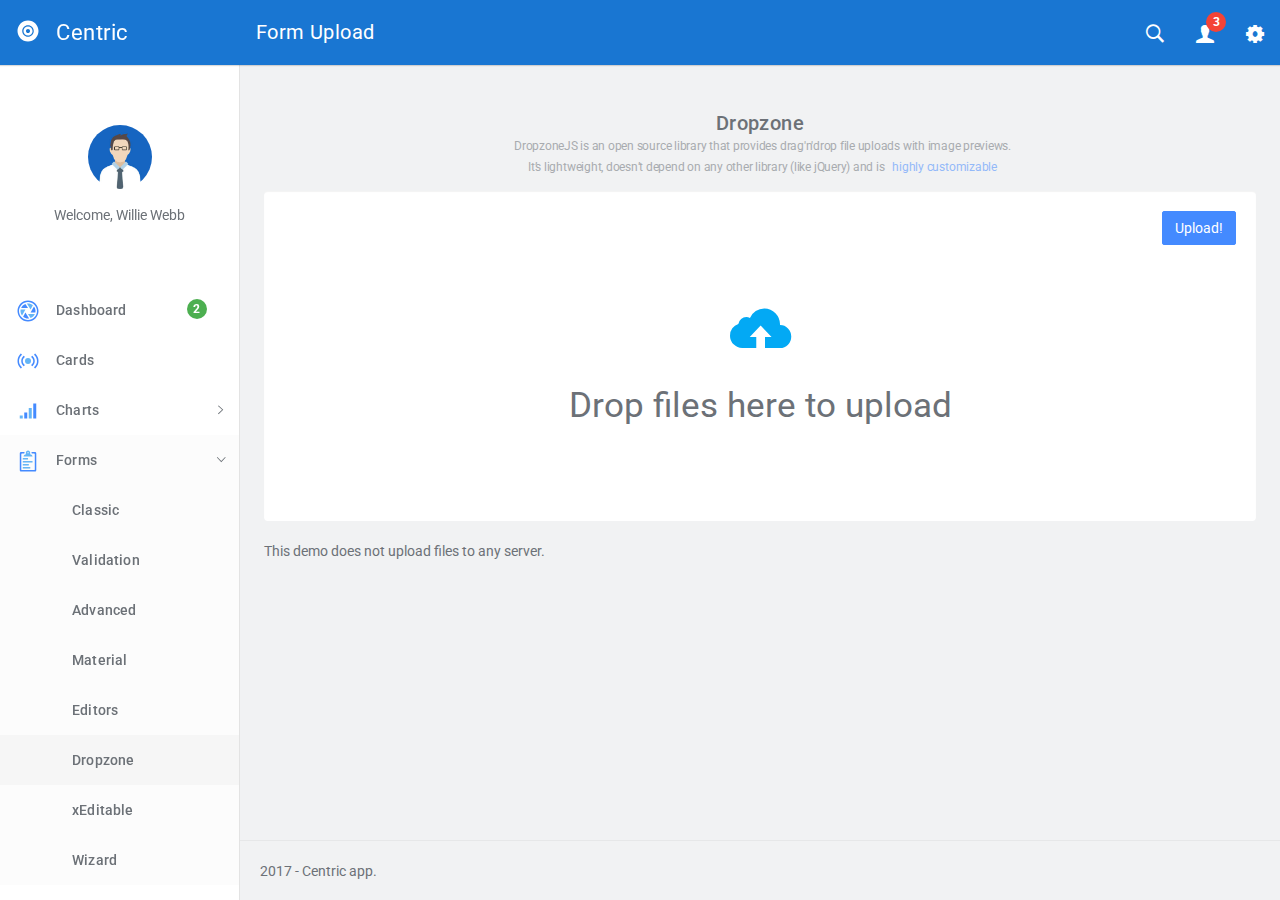
<file: src/dropzone.html>
<!DOCTYPE html>
<html lang="en">
  <head>
    <meta charset="utf-8">
    <meta name="viewport" content="width=device-width, initial-scale=1, maximum-scale=1">
    <meta name="description" content="Bootstrap Admin Template">
    <meta name="keywords" content="app, responsive, jquery, bootstrap, dashboard, admin">
    <title>Centric - Bootstrap Admin Template</title>
    <!-- Vendor styles-->
    <!-- build:css(../app) css/vendor.css-->
    <!-- Animate.CSS-->
    <link rel="stylesheet" href="assets/vendor/animate.css/animate.css">
    <!-- Bootstrap-->
    <link rel="stylesheet" href="assets/vendor/bootstrap/dist/css/bootstrap.min.css">
    <!-- Ionicons-->
    <link rel="stylesheet" href="assets/vendor/ionicons/css/ionicons.css">
    <!-- Bluimp Gallery-->
    <link rel="stylesheet" href="assets/vendor/blueimp-gallery/css/blueimp-gallery.css">
    <link rel="stylesheet" href="assets/vendor/blueimp-gallery/css/blueimp-gallery-indicator.css">
    <link rel="stylesheet" href="assets/vendor/blueimp-gallery/css/blueimp-gallery-video.css">
    <!-- Datepicker-->
    <link rel="stylesheet" href="assets/vendor/bootstrap-datepicker/dist/css/bootstrap-datepicker3.css">
    <!-- Rickshaw-->
    <link rel="stylesheet" href="assets/vendor/rickshaw/rickshaw.css">
    <!-- Select2-->
    <link rel="stylesheet" href="assets/vendor/select2/dist/css/select2.css">
    <!-- Clockpicker-->
    <link rel="stylesheet" href="assets/vendor/clockpicker/dist/bootstrap-clockpicker.css">
    <!-- Range Slider-->
    <link rel="stylesheet" href="assets/vendor/nouislider/distribute/nouislider.min.css">
    <!-- ColorPicker-->
    <link rel="stylesheet" href="assets/vendor/mjolnic-bootstrap-colorpicker/dist/css/bootstrap-colorpicker.css">
    <!-- Summernote-->
    <link rel="stylesheet" href="assets/vendor/summernote/dist/summernote.css">
    <!-- Dropzone-->
    <link rel="stylesheet" href="assets/vendor/dropzone/dist/basic.css">
    <link rel="stylesheet" href="assets/vendor/dropzone/dist/dropzone.css">
    <!-- Xeditable-->
    <link rel="stylesheet" href="assets/vendor/x-editable/dist/bootstrap3-editable/css/bootstrap-editable.css">
    <!-- Bootgrid-->
    <link rel="stylesheet" href="assets/vendor/jquery.bootgrid/dist/jquery.bootgrid.css">
    <!-- Datatables-->
    <link rel="stylesheet" href="assets/vendor/datatables/media/css/jquery.dataTables.css">
    <!-- Sweet Alert-->
    <link rel="stylesheet" href="assets/vendor/sweetalert/dist/sweetalert.css">
    <!-- Loaders.CSS-->
    <link rel="stylesheet" href="assets/vendor/loaders.css/loaders.css">
    <!-- Material Floating Button-->
    <link rel="stylesheet" href="assets/vendor/ng-material-floating-button/mfb/dist/mfb.css">
    <!-- Material Colors-->
    <link rel="stylesheet" href="assets/vendor/material-colors/dist/colors.css">
    <!-- endbuild-->
    <!-- Application styles-->
    <link rel="stylesheet" href="assets/css/app.css">
  </head>
  <body class="theme-1">
    <div class="layout-container">
      <!-- top navbar-->
      <header class="header-container">
        <nav>
          <ul class="visible-xs visible-sm">
            <li><a id="sidebar-toggler" href="#" class="menu-link menu-link-slide"><span><em></em></span></a></li>
          </ul>
          <ul class="hidden-xs">
            <li><a id="offcanvas-toggler" href="#" class="menu-link menu-link-slide"><span><em></em></span></a></li>
          </ul>
          <h2 class="header-title">Form Upload</h2>
          <ul class="pull-right">
            <li><a id="header-search" href="#" class="ripple"><em class="ion-ios-search-strong"></em></a></li>
            <li class="dropdown"><a href="#" data-toggle="dropdown" class="dropdown-toggle has-badge ripple"><em class="ion-person"></em><sup class="badge bg-danger">3</sup></a>
              <ul class="dropdown-menu dropdown-menu-right md-dropdown-menu">
                <li><a href="profile.html"><em class="ion-home icon-fw"></em>Profile</a></li>
                <li><a href="messages.html"><em class="ion-gear-a icon-fw"></em>Messages</a></li>
                <li role="presentation" class="divider"></li>
                <li><a href="user.login.html"><em class="ion-log-out icon-fw"></em>Logout</a></li>
              </ul>
            </li>
            <li><a id="header-settings" href="#" class="ripple"><em class="ion-gear-b"></em></a></li>
          </ul>
        </nav>
      </header>
      <!-- sidebar-->
      <aside class="sidebar-container">
        <div class="sidebar-header">
          <div class="pull-right pt-lg text-muted hidden"><em class="ion-close-round"></em></div><a href="#" class="sidebar-header-logo"><img src="assets/img/logo.png" data-svg-replace="assets/img/logo.svg" alt="Logo"><span class="sidebar-header-logo-text">Centric</span></a>
        </div>
        <div class="sidebar-content">
          <div class="sidebar-toolbar text-center"><a href=""><img src="assets/img/user/01.jpg" alt="Profile" class="img-circle thumb64"></a>
            <div class="mt">Welcome, Willie Webb</div>
          </div>
          <nav class="sidebar-nav">
            <ul>
              <li><a href="dashboard.html" class="ripple"><span class="pull-right nav-label"><span class="badge bg-success">2</span></span><span class="nav-icon"><img src="" data-svg-replace="assets/img/icons/aperture.svg" alt="MenuItem" class="hidden"></span><span>Dashboard</span></a></li>
              <li><a href="cards.html" class="ripple"><span class="pull-right nav-label"></span><span class="nav-icon"><img src="" data-svg-replace="assets/img/icons/radio-waves.svg" alt="MenuItem" class="hidden"></span><span>Cards</span></a></li>
              <li><a href="#" class="ripple"><span class="pull-right nav-caret"><em class="ion-ios-arrow-right"></em></span><span class="pull-right nav-label"></span><span class="nav-icon"><img src="" data-svg-replace="assets/img/icons/connection-bars.svg" alt="MenuItem" class="hidden"></span><span>Charts</span></a>
                <ul class="sidebar-subnav">
                  <li><a href="flot.html" class="ripple"><span class="pull-right nav-label"></span><span>Flot</span></a></li>
                  <li><a href="radial.html" class="ripple"><span class="pull-right nav-label"></span><span>Radial</span></a></li>
                  <li><a href="rickshaw.html" class="ripple"><span class="pull-right nav-label"></span><span>Rickshaw</span></a></li>
                </ul>
              </li>
              <li><a href="#" class="ripple"><span class="pull-right nav-caret"><em class="ion-ios-arrow-right"></em></span><span class="pull-right nav-label"></span><span class="nav-icon"><img src="" data-svg-replace="assets/img/icons/clipboard.svg" alt="MenuItem" class="hidden"></span><span>Forms</span></a>
                <ul class="sidebar-subnav">
                  <li><a href="forms.classic.html" class="ripple"><span class="pull-right nav-label"></span><span>Classic</span></a></li>
                  <li><a href="validation.html" class="ripple"><span class="pull-right nav-label"></span><span>Validation</span></a></li>
                  <li><a href="forms.advanced.html" class="ripple"><span class="pull-right nav-label"></span><span>Advanced</span></a></li>
                  <li><a href="material.html" class="ripple"><span class="pull-right nav-label"></span><span>Material</span></a></li>
                  <li><a href="editor.html" class="ripple"><span class="pull-right nav-label"></span><span>Editors</span></a></li>
                  <li><a href="dropzone.html" class="ripple"><span class="pull-right nav-label"></span><span>Dropzone</span></a></li>
                  <li><a href="xeditable.html" class="ripple"><span class="pull-right nav-label"></span><span>xEditable</span></a></li>
                  <li><a href="wizard.html" class="ripple"><span class="pull-right nav-label"></span><span>Wizard</span></a></li>
                </ul>
              </li>
              <li><a href="#" class="ripple"><span class="pull-right nav-caret"><em class="ion-ios-arrow-right"></em></span><span class="pull-right nav-label"></span><span class="nav-icon"><img src="" data-svg-replace="assets/img/icons/navicon.svg" alt="MenuItem" class="hidden"></span><span>Tables</span></a>
                <ul id="tables" class="sidebar-subnav">
                  <li><a href="tables.classic.html" class="ripple"><span class="pull-right nav-label"></span><span>Classic</span></a></li>
                  <li><a href="datatable.html" class="ripple"><span class="pull-right nav-label"></span><span>Datatable</span></a></li>
                  <li><a href="bootgrid.html" class="ripple"><span class="pull-right nav-label"></span><span>Bootgrid</span></a></li>
                </ul>
              </li>
              <li><a href="#" class="ripple"><span class="pull-right nav-caret"><em class="ion-ios-arrow-right"></em></span><span class="pull-right nav-label"></span><span class="nav-icon"><img src="" data-svg-replace="assets/img/icons/grid.svg" alt="MenuItem" class="hidden"></span><span>Layouts</span></a>
                <ul id="layouts" class="sidebar-subnav">
                  <li><a href="layouts.columns.html" class="ripple"><span class="pull-right nav-label"></span><span>Columns</span></a></li>
                  <li><a href="layouts.overlap.html" class="ripple"><span class="pull-right nav-label"></span><span>Overlap</span></a></li>
                  <li><a href="layouts.boxed.html" class="ripple"><span class="pull-right nav-label"></span><span>Boxed</span></a></li>
                  <li><a href="layouts.tabs.html" class="ripple"><span class="pull-right nav-label"></span><span>Tabs</span></a></li>
                  <li><a href="layouts.containers.html" class="ripple"><span class="pull-right nav-label"></span><span>Containers</span></a></li>
                </ul>
              </li>
              <li><a href="#" class="ripple"><span class="pull-right nav-caret"><em class="ion-ios-arrow-right"></em></span><span class="pull-right nav-label"></span><span class="nav-icon"><img src="" data-svg-replace="assets/img/icons/levels.svg" alt="MenuItem" class="hidden"></span><span>Elements</span></a>
                <ul id="elements" class="sidebar-subnav">
                  <li><a href="colors.html" class="ripple"><span class="pull-right nav-label"></span><span>Colors</span></a></li>
                  <li><a href="whiteframes.html" class="ripple"><span class="pull-right nav-label"></span><span>Whiteframes</span></a></li>
                  <li><a href="lists.html" class="ripple"><span class="pull-right nav-label"></span><span>Lists</span></a></li>
                  <li><a href="bootstrapui.html" class="ripple"><span class="pull-right nav-label"></span><span>Bootstrap</span></a></li>
                  <li><a href="buttons.html" class="ripple"><span class="pull-right nav-label"></span><span>Buttons</span></a></li>
                  <li><a href="sweetalert.html"><span class="pull-right nav-label"></span><span>Sweet-alert</span></a></li>
                  <li><a href="spinners.html" class="ripple"><span class="pull-right nav-label"></span><span>Spinners</span></a></li>
                  <li><a href="nestable.html" class="ripple"><span class="pull-right nav-label"></span><span>Nestable</span></a></li>
                  <li><a href="grid.html" class="ripple"><span class="pull-right nav-label"></span><span>Grid</span></a></li>
                  <li><a href="grid-masonry.html" class="ripple"><span class="pull-right nav-label"></span><span>Grid Masonry</span></a></li>
                  <li><a href="typography.html" class="ripple"><span class="pull-right nav-label"></span><span>Typography</span></a></li>
                  <li><a href="icons.html" class="ripple"><span class="pull-right nav-label"></span><span>Icons</span></a></li>
                  <li><a href="utilities.html" class="ripple"><span class="pull-right nav-label"></span><span>Utilities</span></a></li>
                </ul>
              </li>
              <li><a href="#" class="ripple"><span class="pull-right nav-caret"><em class="ion-ios-arrow-right"></em></span><span class="pull-right nav-label"></span><span class="nav-icon"><img src="" data-svg-replace="assets/img/icons/planet.svg" alt="MenuItem" class="hidden"></span><span>Maps</span></a>
                <ul id="maps" class="sidebar-subnav">
                  <li><a href="google-map-full.html" class="ripple"><span class="pull-right nav-label"></span><span>Google Maps Full</span></a></li>
                  <li><a href="google-map.html" class="ripple"><span class="pull-right nav-label"></span><span>Google Maps</span></a></li>
                  <li><a href="vector-map.html" class="ripple"><span class="pull-right nav-label"></span><span>Vector Maps</span></a></li>
                  <li><a href="datamaps.html" class="ripple"><span class="pull-right nav-label"></span><span>Datamaps</span></a></li>
                </ul>
              </li>
              <li><a href="#" class="ripple"><span class="pull-right nav-caret"><em class="ion-ios-arrow-right"></em></span><span class="pull-right nav-label"></span><span class="nav-icon"><img src="" data-svg-replace="assets/img/icons/ios-browsers.svg" alt="MenuItem" class="hidden"></span><span>Pages</span></a>
                <ul id="pages" class="sidebar-subnav">
                  <li><a href="timeline.html" class="ripple"><span class="pull-right nav-label"></span><span>Timeline</span></a></li>
                  <li><a href="invoice.html" class="ripple"><span class="pull-right nav-label"></span><span>Invoice</span></a></li>
                  <li><a href="pricing.html" class="ripple"><span class="pull-right nav-label"></span><span>Pricing</span></a></li>
                  <li><a href="contacts.html" class="ripple"><span class="pull-right nav-label"></span><span>Contacts</span></a></li>
                  <li><a href="faq.html" class="ripple"><span class="pull-right nav-label"></span><span>FAQ</span></a></li>
                  <li><a href="projects.html" class="ripple"><span class="pull-right nav-label"></span><span>Projects</span></a></li>
                  <li><a href="blog.html" class="ripple"><span class="pull-right nav-label"></span><span>Blog</span></a></li>
                  <li><a href="blog.article.html" class="ripple"><span class="pull-right nav-label"></span><span>Article</span></a></li>
                  <li><a href="profile.html" class="ripple"><span class="pull-right nav-label"></span><span>Profile</span></a></li>
                  <li><a href="gallery.html" class="ripple"><span class="pull-right nav-label"></span><span>Gallery</span></a></li>
                  <li><a href="wall.html" class="ripple"><span class="pull-right nav-label"></span><span>Wall</span></a></li>
                  <li><a href="search.html" class="ripple"><span class="pull-right nav-label"></span><span>Search</span></a></li>
                  <li><a href="messages.html" class="ripple"><span class="pull-right nav-label"></span><span>Messages Board</span></a></li>
                </ul>
              </li>
              <li><a href="#" class="ripple"><span class="pull-right nav-caret"><em class="ion-ios-arrow-right"></em></span><span class="pull-right nav-label"></span><span class="nav-icon"><img src="" data-svg-replace="assets/img/icons/person-stalker.svg" alt="MenuItem" class="hidden"></span><span>User</span></a>
                <ul id="user" class="sidebar-subnav">
                  <li><a href="login.html" class="ripple"><span class="pull-right nav-label"></span><span>Login</span></a></li>
                  <li><a href="signup.html" class="ripple"><span class="pull-right nav-label"></span><span>Signup</span></a></li>
                  <li><a href="lock.html" class="ripple"><span class="pull-right nav-label"></span><span>Lock</span></a></li>
                  <li><a href="recover.html" class="ripple"><span class="pull-right nav-label"></span><span>Recover</span></a></li>
                </ul>
              </li>
              <li><a href="../../angularjs/" class="ripple"><span class="nav-icon"><em class="ion-android-open"></em></span><span>AngularJS</span></a></li>
            </ul>
          </nav>
        </div>
      </aside>
      <div class="sidebar-layout-obfuscator"></div>
      <!-- Main section-->
      <main class="main-container">
        <!-- Page content-->
        <section>
          <div class="container container-lg">
            <h5 class="text-center">Dropzone<br><small>DropzoneJS is an open source library that provides drag&apos;n&apos;drop file uploads with image previews.</small><br><small class="spr">It’s lightweight, doesn’t depend on any other library (like jQuery) and is</small><small><a href="http://www.dropzonejs.com/" target="_blank">highly customizable</a></small></h5>
            <form id="dropzone-area" action="#" class="well dropzone">
              <div class="dropzone-previews"></div>
              <button type="submit" class="btn btn-primary pull-right">Upload!</button>
            </form>
            <p>This demo does not upload files to any server.</p>
          </div>
        </section>
        <!-- Page footer-->
        <footer><span>2017 - Centric app.</span></footer>
      </main>
    </div>
    <!-- Search template-->
    <div tabindex="-1" role="dialog" class="modal modal-top fade modal-search">
      <div class="modal-dialog">
        <div class="modal-content">
          <div class="modal-body">
            <div class="pull-left">
              <button type="button" data-dismiss="modal" class="btn btn-flat"><em class="ion-arrow-left-c icon-24"></em></button>
            </div>
            <div class="pull-right">
              <button type="button" class="btn btn-flat"><em class="ion-android-microphone icon-24"></em></button>
            </div>
            <form action="#" class="oh">
              <div class="mda-form-control pt0">
                <input type="text" placeholder="Search.." data-localize="header.SEARCH" class="form-control header-input-search">
                <div class="mda-form-control-line"></div>
              </div>
            </form>
          </div>
        </div>
      </div>
    </div>
    <!-- End Search template-->
    <!-- Settings template-->
    <div tabindex="-1" role="dialog" class="modal-settings modal modal-right fade">
      <div class="modal-dialog modal-lg">
        <div class="modal-content">
          <div class="modal-header">
            <div data-dismiss="modal" class="pull-right clickable"><em class="ion-close-round text-soft"></em></div>
            <h4 class="modal-title"><span>Settings</span></h4>
          </div>
          <div class="modal-body">
            <div class="clearfix mb">
              <div class="pull-left wd-tiny mb">
                <div class="setting-color">
                  <label class="preview-theme-1">
                    <input type="radio" checked="checked" name="setting-theme" value="0"><span class="ion-checkmark-round"></span>
                    <div class="t-grid">
                      <div class="t-row">
                        <div class="t-col preview-header"></div>
                        <div class="t-col preview-sidebar"></div>
                        <div class="t-col preview-content"></div>
                      </div>
                    </div>
                  </label>
                </div>
              </div>
              <div class="pull-left wd-tiny mb">
                <div class="setting-color">
                  <label class="preview-theme-2">
                    <input type="radio" name="setting-theme" value="1"><span class="ion-checkmark-round"></span>
                    <div class="t-grid">
                      <div class="t-row">
                        <div class="t-col preview-header"></div>
                        <div class="t-col preview-sidebar"></div>
                        <div class="t-col preview-content"></div>
                      </div>
                    </div>
                  </label>
                </div>
              </div>
              <div class="pull-left wd-tiny mb">
                <div class="setting-color">
                  <label class="preview-theme-3">
                    <input type="radio" name="setting-theme" value="2"><span class="ion-checkmark-round"></span>
                    <div class="t-grid">
                      <div class="t-row">
                        <div class="t-col preview-header"></div>
                        <div class="t-col preview-sidebar"></div>
                        <div class="t-col preview-content"></div>
                      </div>
                    </div>
                  </label>
                </div>
              </div>
              <div class="pull-left wd-tiny mb">
                <div class="setting-color">
                  <label class="preview-theme-4">
                    <input type="radio" name="setting-theme" value="3"><span class="ion-checkmark-round"></span>
                    <div class="t-grid">
                      <div class="t-row">
                        <div class="t-col preview-header"></div>
                        <div class="t-col preview-sidebar"></div>
                        <div class="t-col preview-content"></div>
                      </div>
                    </div>
                  </label>
                </div>
              </div>
              <div class="pull-left wd-tiny mb">
                <div class="setting-color">
                  <label class="preview-theme-5">
                    <input type="radio" name="setting-theme" value="4"><span class="ion-checkmark-round"></span>
                    <div class="t-grid">
                      <div class="t-row">
                        <div class="t-col preview-header"></div>
                        <div class="t-col preview-sidebar"></div>
                        <div class="t-col preview-content"></div>
                      </div>
                    </div>
                  </label>
                </div>
              </div>
              <div class="pull-left wd-tiny mb">
                <div class="setting-color">
                  <label class="preview-theme-6">
                    <input type="radio" name="setting-theme" value="5"><span class="ion-checkmark-round"></span>
                    <div class="t-grid">
                      <div class="t-row">
                        <div class="t-col preview-header"></div>
                        <div class="t-col preview-sidebar"></div>
                        <div class="t-col preview-content"></div>
                      </div>
                    </div>
                  </label>
                </div>
              </div>
              <div class="pull-left wd-tiny mb">
                <div class="setting-color">
                  <label class="preview-theme-7">
                    <input type="radio" name="setting-theme" value="6"><span class="ion-checkmark-round"></span>
                    <div class="t-grid">
                      <div class="t-row">
                        <div class="t-col preview-header"></div>
                        <div class="t-col preview-sidebar"></div>
                        <div class="t-col preview-content"></div>
                      </div>
                    </div>
                  </label>
                </div>
              </div>
              <div class="pull-left wd-tiny mb">
                <div class="setting-color">
                  <label class="preview-theme-8">
                    <input type="radio" name="setting-theme" value="7"><span class="ion-checkmark-round"></span>
                    <div class="t-grid">
                      <div class="t-row">
                        <div class="t-col preview-header"></div>
                        <div class="t-col preview-sidebar"></div>
                        <div class="t-col preview-content"></div>
                      </div>
                    </div>
                  </label>
                </div>
              </div>
              <div class="pull-left wd-tiny mb">
                <div class="setting-color">
                  <label class="preview-theme-9">
                    <input type="radio" name="setting-theme" value="8"><span class="ion-checkmark-round"></span>
                    <div class="t-grid">
                      <div class="t-row">
                        <div class="t-col preview-header"></div>
                        <div class="t-col preview-sidebar"></div>
                        <div class="t-col preview-content"></div>
                      </div>
                    </div>
                  </label>
                </div>
              </div>
            </div>
            <hr>
            <p>
              <label class="mda-checkbox">
                <input id="sidebar-showheader" type="checkbox" checked=""><em class="bg-indigo-500"></em>Sidebar header
              </label>
            </p>
            <p>
              <label class="mda-checkbox">
                <input id="sidebar-showtoolbar" type="checkbox" checked=""><em class="bg-indigo-500"></em>Sidebar toolbar
              </label>
            </p>
            <p>
              <label class="mda-checkbox">
                <input id="sidebar-offcanvas" type="checkbox"><em class="bg-indigo-500"></em>Sidebar offcanvas
              </label>
            </p>
            <hr>
            <p>Navigation icon</p>
            <p>
              <label class="mda-radio">
                <input type="radio" name="headerMenulink" value="menu-link-close"><em class="bg-indigo-500"></em>Close icon
              </label>
            </p>
            <p>
              <label class="mda-radio">
                <input type="radio" checked="" name="headerMenulink" value="menu-link-slide"><em class="bg-indigo-500"></em>Slide arrow
              </label>
            </p>
            <p>
              <label class="mda-radio">
                <input type="radio" name="headerMenulink" value="menu-link-arrow"><em class="bg-indigo-500"></em>Big arrow
              </label>
            </p>
            <hr>
            <button type="button" data-toggle-fullscreen="" class="btn btn-default btn-raised">Toggle fullscreen</button>
            <hr>
            <p>Change language</p>
            <!-- START Language list-->
            <div class="btn-group">
              <button type="button" data-toggle="dropdown" class="btn btn-default btn-block btn-raised">English</button>
              <ul role="menu" class="dropdown-menu dropdown-menu-right animated fadeInUpShort">
                <li><a href="#" data-set-lang="en">English</a></li>
                <li><a href="#" data-set-lang="es">Spanish</a></li>
              </ul>
            </div>
            <!-- END Language list-->
          </div>
        </div>
      </div>
    </div>
    <!-- End Settings template-->
    <!-- Google Maps API-->
    <script type="text/javascript" src="http://maps.google.com/maps/api/js?key=AIzaSyD_MleSHludEfiKUi1CCyumkv74Pm4u8Is"></script>
    <!-- build:js(../app) js/vendor.js-->
    <!-- Modernizr-->
    <script src="assets/vendor/modernizr/modernizr.custom.js"></script>
    <!-- jQuery-->
    <script src="assets/vendor/jquery/dist/jquery.js"></script>
    <!-- Bootstrap-->
    <script src="assets/vendor/bootstrap/dist/js/bootstrap.js"></script>
    <!-- jQuery Browser-->
    <script src="assets/vendor/jquery.browser/dist/jquery.browser.js"></script>
    <!-- Material Colors-->
    <script src="assets/vendor/material-colors/dist/colors.js"></script>
    <!-- Bootstrap Filestyle-->
    <script src="assets/vendor/bootstrap-filestyle/src/bootstrap-filestyle.js"></script>
    <!-- Flot charts-->
    <script src="assets/vendor/flot/jquery.flot.js"></script>
    <script src="assets/vendor/flot/jquery.flot.categories.js"></script>
    <script src="assets/vendor/flot-spline/js/jquery.flot.spline.js"></script>
    <script src="assets/vendor/flot.tooltip/js/jquery.flot.tooltip.js"></script>
    <script src="assets/vendor/flot/jquery.flot.resize.js"></script>
    <script src="assets/vendor/flot/jquery.flot.pie.js"></script>
    <script src="assets/vendor/flot/jquery.flot.time.js"></script>
    <script src="assets/vendor/sidebysideimproved/jquery.flot.orderBars.js"></script>
    <!-- jVector Maps-->
    <script src="assets/vendor/ika.jvectormap/jquery-jvectormap-1.2.2.min.js"></script>
    <script src="assets/vendor/ika.jvectormap/jquery-jvectormap-us-mill-en.js"></script>
    <script src="assets/vendor/ika.jvectormap/jquery-jvectormap-world-mill-en.js"></script>
    <!-- Easypie Charts-->
    <script src="assets/vendor/jquery.easy-pie-chart/dist/jquery.easypiechart.js"></script>
    <!-- Screenfull-->
    <script src="assets/vendor/screenfull/dist/screenfull.js"></script>
    <!-- Sparkline-->
    <script src="assets/vendor/sparkline/index.js"></script>
    <!-- Datepicker-->
    <script src="assets/vendor/bootstrap-datepicker/js/bootstrap-datepicker.js"></script>
    <!-- jQuery Knob charts-->
    <script src="assets/vendor/jquery-knob/js/jquery.knob.js"></script>
    <!-- Rickshaw-->
    <script src="assets/vendor/d3/d3.js"></script>
    <script src="assets/vendor/rickshaw/rickshaw.js"></script>
    <!-- jQuery Form Validation-->
    <script src="assets/vendor/jquery-validation/dist/jquery.validate.js"></script>
    <script src="assets/vendor/jquery-validation/dist/additional-methods.js"></script>
    <!-- JQUERY STEPS-->
    <script src="assets/vendor/jquery.steps/build/jquery.steps.js"></script>
    <!-- Select2-->
    <script src="assets/vendor/select2/dist/js/select2.js"></script>
    <!-- Clockpicker-->
    <script src="assets/vendor/clockpicker/dist/bootstrap-clockpicker.js"></script>
    <!-- Range Slider-->
    <script src="assets/vendor/nouislider/distribute/nouislider.js"></script>
    <!-- ColorPicker-->
    <script src="assets/vendor/mjolnic-bootstrap-colorpicker/dist/js/bootstrap-colorpicker.js"></script>
    <!-- Summernote-->
    <script src="assets/vendor/summernote/dist/summernote.js"></script>
    <!-- Dropzone-->
    <script src="assets/vendor/dropzone/dist/dropzone.js"></script>
    <!-- Xeditable-->
    <script src="assets/vendor/x-editable/dist/bootstrap3-editable/js/bootstrap-editable.js"></script>
    <!-- Momentjs-->
    <script src="assets/vendor/moment/min/moment-with-locales.js"></script>
    <!-- Google Maps-->
    <script src="assets/vendor/gmaps/gmaps.js"></script>
    <!-- Bootgrid-->
    <script src="assets/vendor/jquery.bootgrid/dist/jquery.bootgrid.js"></script>
    <script src="assets/vendor/jquery.bootgrid/dist/jquery.bootgrid.fa.js"></script>
    <!-- Datatables-->
    <script src="assets/vendor/datatables/media/js/jquery.dataTables.js"></script>
    <!-- Nestable-->
    <script src="assets/vendor/nestable/jquery.nestable.js"></script>
    <!-- Sweet Alert-->
    <script src="assets/vendor/sweetalert/dist/sweetalert-dev.js"></script>
    <!-- Masonry-->
    <script src="assets/vendor/masonry/dist/masonry.pkgd.js"></script>
    <!-- Images Loaded-->
    <script src="assets/vendor/imagesloaded/imagesloaded.pkgd.js"></script>
    <!-- Loaders.CSS-->
    <script src="assets/vendor/loaders.css/loaders.css.js"></script>
    <!-- jQuery Localize-->
    <script src="assets/vendor/jquery-localize-i18n/dist/jquery.localize.js"></script>
    <!-- Blueimp Gallery-->
    <script src="assets/vendor/blueimp-gallery/js/blueimp-helper.js"></script>
    <script src="assets/vendor/blueimp-gallery/js/blueimp-gallery.js"></script>
    <script src="assets/vendor/blueimp-gallery/js/blueimp-gallery-fullscreen.js"></script>
    <script src="assets/vendor/blueimp-gallery/js/blueimp-gallery-indicator.js"></script>
    <script src="assets/vendor/blueimp-gallery/js/blueimp-gallery-video.js"></script>
    <script src="assets/vendor/blueimp-gallery/js/blueimp-gallery-vimeo.js"></script>
    <script src="assets/vendor/blueimp-gallery/js/blueimp-gallery-youtube.js"></script>
    <script src="assets/vendor/blueimp-gallery/js/jquery.blueimp-gallery.js"></script>
    <!-- Datamaps-->
    <script src="assets/vendor/topojson/topojson.min.js"></script>
    <script src="assets/vendor/datamaps/dist/datamaps.all.js"></script>
    <!-- endbuild-->
    <!-- App script-->
    <script src="assets/js/app.js"></script>
  </body>
</html>
</file>
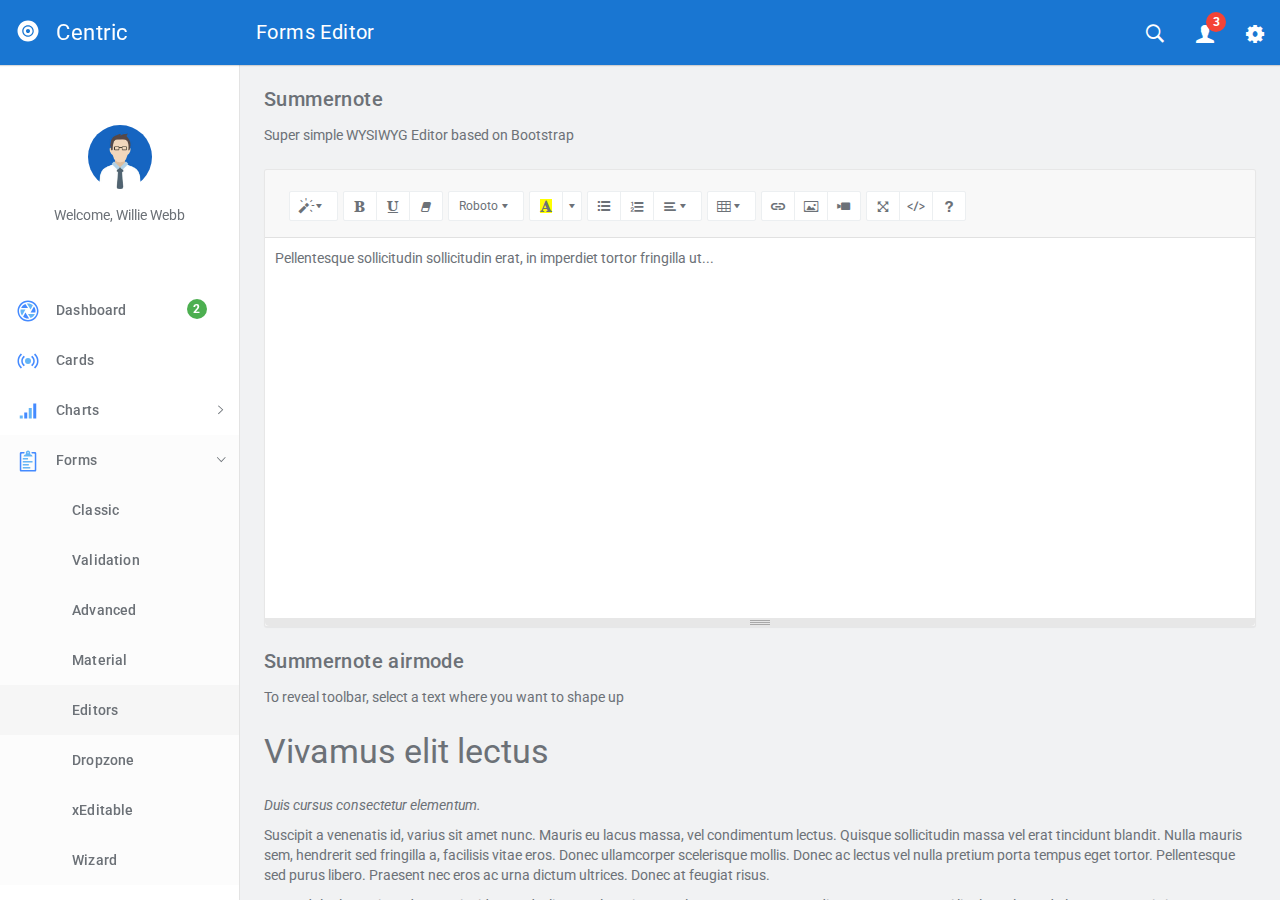
<file: src/editor.html>
<!DOCTYPE html>
<html lang="en">
  <head>
    <meta charset="utf-8">
    <meta name="viewport" content="width=device-width, initial-scale=1, maximum-scale=1">
    <meta name="description" content="Bootstrap Admin Template">
    <meta name="keywords" content="app, responsive, jquery, bootstrap, dashboard, admin">
    <title>Centric - Bootstrap Admin Template</title>
    <!-- Vendor styles-->
    <!-- build:css(../app) css/vendor.css-->
    <!-- Animate.CSS-->
    <link rel="stylesheet" href="assets/vendor/animate.css/animate.css">
    <!-- Bootstrap-->
    <link rel="stylesheet" href="assets/vendor/bootstrap/dist/css/bootstrap.min.css">
    <!-- Ionicons-->
    <link rel="stylesheet" href="assets/vendor/ionicons/css/ionicons.css">
    <!-- Bluimp Gallery-->
    <link rel="stylesheet" href="assets/vendor/blueimp-gallery/css/blueimp-gallery.css">
    <link rel="stylesheet" href="assets/vendor/blueimp-gallery/css/blueimp-gallery-indicator.css">
    <link rel="stylesheet" href="assets/vendor/blueimp-gallery/css/blueimp-gallery-video.css">
    <!-- Datepicker-->
    <link rel="stylesheet" href="assets/vendor/bootstrap-datepicker/dist/css/bootstrap-datepicker3.css">
    <!-- Rickshaw-->
    <link rel="stylesheet" href="assets/vendor/rickshaw/rickshaw.css">
    <!-- Select2-->
    <link rel="stylesheet" href="assets/vendor/select2/dist/css/select2.css">
    <!-- Clockpicker-->
    <link rel="stylesheet" href="assets/vendor/clockpicker/dist/bootstrap-clockpicker.css">
    <!-- Range Slider-->
    <link rel="stylesheet" href="assets/vendor/nouislider/distribute/nouislider.min.css">
    <!-- ColorPicker-->
    <link rel="stylesheet" href="assets/vendor/mjolnic-bootstrap-colorpicker/dist/css/bootstrap-colorpicker.css">
    <!-- Summernote-->
    <link rel="stylesheet" href="assets/vendor/summernote/dist/summernote.css">
    <!-- Dropzone-->
    <link rel="stylesheet" href="assets/vendor/dropzone/dist/basic.css">
    <link rel="stylesheet" href="assets/vendor/dropzone/dist/dropzone.css">
    <!-- Xeditable-->
    <link rel="stylesheet" href="assets/vendor/x-editable/dist/bootstrap3-editable/css/bootstrap-editable.css">
    <!-- Bootgrid-->
    <link rel="stylesheet" href="assets/vendor/jquery.bootgrid/dist/jquery.bootgrid.css">
    <!-- Datatables-->
    <link rel="stylesheet" href="assets/vendor/datatables/media/css/jquery.dataTables.css">
    <!-- Sweet Alert-->
    <link rel="stylesheet" href="assets/vendor/sweetalert/dist/sweetalert.css">
    <!-- Loaders.CSS-->
    <link rel="stylesheet" href="assets/vendor/loaders.css/loaders.css">
    <!-- Material Floating Button-->
    <link rel="stylesheet" href="assets/vendor/ng-material-floating-button/mfb/dist/mfb.css">
    <!-- Material Colors-->
    <link rel="stylesheet" href="assets/vendor/material-colors/dist/colors.css">
    <!-- endbuild-->
    <!-- Application styles-->
    <link rel="stylesheet" href="assets/css/app.css">
  </head>
  <body class="theme-1">
    <div class="layout-container">
      <!-- top navbar-->
      <header class="header-container">
        <nav>
          <ul class="visible-xs visible-sm">
            <li><a id="sidebar-toggler" href="#" class="menu-link menu-link-slide"><span><em></em></span></a></li>
          </ul>
          <ul class="hidden-xs">
            <li><a id="offcanvas-toggler" href="#" class="menu-link menu-link-slide"><span><em></em></span></a></li>
          </ul>
          <h2 class="header-title">Forms Editor</h2>
          <ul class="pull-right">
            <li><a id="header-search" href="#" class="ripple"><em class="ion-ios-search-strong"></em></a></li>
            <li class="dropdown"><a href="#" data-toggle="dropdown" class="dropdown-toggle has-badge ripple"><em class="ion-person"></em><sup class="badge bg-danger">3</sup></a>
              <ul class="dropdown-menu dropdown-menu-right md-dropdown-menu">
                <li><a href="profile.html"><em class="ion-home icon-fw"></em>Profile</a></li>
                <li><a href="messages.html"><em class="ion-gear-a icon-fw"></em>Messages</a></li>
                <li role="presentation" class="divider"></li>
                <li><a href="user.login.html"><em class="ion-log-out icon-fw"></em>Logout</a></li>
              </ul>
            </li>
            <li><a id="header-settings" href="#" class="ripple"><em class="ion-gear-b"></em></a></li>
          </ul>
        </nav>
      </header>
      <!-- sidebar-->
      <aside class="sidebar-container">
        <div class="sidebar-header">
          <div class="pull-right pt-lg text-muted hidden"><em class="ion-close-round"></em></div><a href="#" class="sidebar-header-logo"><img src="assets/img/logo.png" data-svg-replace="assets/img/logo.svg" alt="Logo"><span class="sidebar-header-logo-text">Centric</span></a>
        </div>
        <div class="sidebar-content">
          <div class="sidebar-toolbar text-center"><a href=""><img src="assets/img/user/01.jpg" alt="Profile" class="img-circle thumb64"></a>
            <div class="mt">Welcome, Willie Webb</div>
          </div>
          <nav class="sidebar-nav">
            <ul>
              <li><a href="dashboard.html" class="ripple"><span class="pull-right nav-label"><span class="badge bg-success">2</span></span><span class="nav-icon"><img src="" data-svg-replace="assets/img/icons/aperture.svg" alt="MenuItem" class="hidden"></span><span>Dashboard</span></a></li>
              <li><a href="cards.html" class="ripple"><span class="pull-right nav-label"></span><span class="nav-icon"><img src="" data-svg-replace="assets/img/icons/radio-waves.svg" alt="MenuItem" class="hidden"></span><span>Cards</span></a></li>
              <li><a href="#" class="ripple"><span class="pull-right nav-caret"><em class="ion-ios-arrow-right"></em></span><span class="pull-right nav-label"></span><span class="nav-icon"><img src="" data-svg-replace="assets/img/icons/connection-bars.svg" alt="MenuItem" class="hidden"></span><span>Charts</span></a>
                <ul class="sidebar-subnav">
                  <li><a href="flot.html" class="ripple"><span class="pull-right nav-label"></span><span>Flot</span></a></li>
                  <li><a href="radial.html" class="ripple"><span class="pull-right nav-label"></span><span>Radial</span></a></li>
                  <li><a href="rickshaw.html" class="ripple"><span class="pull-right nav-label"></span><span>Rickshaw</span></a></li>
                </ul>
              </li>
              <li><a href="#" class="ripple"><span class="pull-right nav-caret"><em class="ion-ios-arrow-right"></em></span><span class="pull-right nav-label"></span><span class="nav-icon"><img src="" data-svg-replace="assets/img/icons/clipboard.svg" alt="MenuItem" class="hidden"></span><span>Forms</span></a>
                <ul class="sidebar-subnav">
                  <li><a href="forms.classic.html" class="ripple"><span class="pull-right nav-label"></span><span>Classic</span></a></li>
                  <li><a href="validation.html" class="ripple"><span class="pull-right nav-label"></span><span>Validation</span></a></li>
                  <li><a href="forms.advanced.html" class="ripple"><span class="pull-right nav-label"></span><span>Advanced</span></a></li>
                  <li><a href="material.html" class="ripple"><span class="pull-right nav-label"></span><span>Material</span></a></li>
                  <li><a href="editor.html" class="ripple"><span class="pull-right nav-label"></span><span>Editors</span></a></li>
                  <li><a href="dropzone.html" class="ripple"><span class="pull-right nav-label"></span><span>Dropzone</span></a></li>
                  <li><a href="xeditable.html" class="ripple"><span class="pull-right nav-label"></span><span>xEditable</span></a></li>
                  <li><a href="wizard.html" class="ripple"><span class="pull-right nav-label"></span><span>Wizard</span></a></li>
                </ul>
              </li>
              <li><a href="#" class="ripple"><span class="pull-right nav-caret"><em class="ion-ios-arrow-right"></em></span><span class="pull-right nav-label"></span><span class="nav-icon"><img src="" data-svg-replace="assets/img/icons/navicon.svg" alt="MenuItem" class="hidden"></span><span>Tables</span></a>
                <ul id="tables" class="sidebar-subnav">
                  <li><a href="tables.classic.html" class="ripple"><span class="pull-right nav-label"></span><span>Classic</span></a></li>
                  <li><a href="datatable.html" class="ripple"><span class="pull-right nav-label"></span><span>Datatable</span></a></li>
                  <li><a href="bootgrid.html" class="ripple"><span class="pull-right nav-label"></span><span>Bootgrid</span></a></li>
                </ul>
              </li>
              <li><a href="#" class="ripple"><span class="pull-right nav-caret"><em class="ion-ios-arrow-right"></em></span><span class="pull-right nav-label"></span><span class="nav-icon"><img src="" data-svg-replace="assets/img/icons/grid.svg" alt="MenuItem" class="hidden"></span><span>Layouts</span></a>
                <ul id="layouts" class="sidebar-subnav">
                  <li><a href="layouts.columns.html" class="ripple"><span class="pull-right nav-label"></span><span>Columns</span></a></li>
                  <li><a href="layouts.overlap.html" class="ripple"><span class="pull-right nav-label"></span><span>Overlap</span></a></li>
                  <li><a href="layouts.boxed.html" class="ripple"><span class="pull-right nav-label"></span><span>Boxed</span></a></li>
                  <li><a href="layouts.tabs.html" class="ripple"><span class="pull-right nav-label"></span><span>Tabs</span></a></li>
                  <li><a href="layouts.containers.html" class="ripple"><span class="pull-right nav-label"></span><span>Containers</span></a></li>
                </ul>
              </li>
              <li><a href="#" class="ripple"><span class="pull-right nav-caret"><em class="ion-ios-arrow-right"></em></span><span class="pull-right nav-label"></span><span class="nav-icon"><img src="" data-svg-replace="assets/img/icons/levels.svg" alt="MenuItem" class="hidden"></span><span>Elements</span></a>
                <ul id="elements" class="sidebar-subnav">
                  <li><a href="colors.html" class="ripple"><span class="pull-right nav-label"></span><span>Colors</span></a></li>
                  <li><a href="whiteframes.html" class="ripple"><span class="pull-right nav-label"></span><span>Whiteframes</span></a></li>
                  <li><a href="lists.html" class="ripple"><span class="pull-right nav-label"></span><span>Lists</span></a></li>
                  <li><a href="bootstrapui.html" class="ripple"><span class="pull-right nav-label"></span><span>Bootstrap</span></a></li>
                  <li><a href="buttons.html" class="ripple"><span class="pull-right nav-label"></span><span>Buttons</span></a></li>
                  <li><a href="sweetalert.html"><span class="pull-right nav-label"></span><span>Sweet-alert</span></a></li>
                  <li><a href="spinners.html" class="ripple"><span class="pull-right nav-label"></span><span>Spinners</span></a></li>
                  <li><a href="nestable.html" class="ripple"><span class="pull-right nav-label"></span><span>Nestable</span></a></li>
                  <li><a href="grid.html" class="ripple"><span class="pull-right nav-label"></span><span>Grid</span></a></li>
                  <li><a href="grid-masonry.html" class="ripple"><span class="pull-right nav-label"></span><span>Grid Masonry</span></a></li>
                  <li><a href="typography.html" class="ripple"><span class="pull-right nav-label"></span><span>Typography</span></a></li>
                  <li><a href="icons.html" class="ripple"><span class="pull-right nav-label"></span><span>Icons</span></a></li>
                  <li><a href="utilities.html" class="ripple"><span class="pull-right nav-label"></span><span>Utilities</span></a></li>
                </ul>
              </li>
              <li><a href="#" class="ripple"><span class="pull-right nav-caret"><em class="ion-ios-arrow-right"></em></span><span class="pull-right nav-label"></span><span class="nav-icon"><img src="" data-svg-replace="assets/img/icons/planet.svg" alt="MenuItem" class="hidden"></span><span>Maps</span></a>
                <ul id="maps" class="sidebar-subnav">
                  <li><a href="google-map-full.html" class="ripple"><span class="pull-right nav-label"></span><span>Google Maps Full</span></a></li>
                  <li><a href="google-map.html" class="ripple"><span class="pull-right nav-label"></span><span>Google Maps</span></a></li>
                  <li><a href="vector-map.html" class="ripple"><span class="pull-right nav-label"></span><span>Vector Maps</span></a></li>
                  <li><a href="datamaps.html" class="ripple"><span class="pull-right nav-label"></span><span>Datamaps</span></a></li>
                </ul>
              </li>
              <li><a href="#" class="ripple"><span class="pull-right nav-caret"><em class="ion-ios-arrow-right"></em></span><span class="pull-right nav-label"></span><span class="nav-icon"><img src="" data-svg-replace="assets/img/icons/ios-browsers.svg" alt="MenuItem" class="hidden"></span><span>Pages</span></a>
                <ul id="pages" class="sidebar-subnav">
                  <li><a href="timeline.html" class="ripple"><span class="pull-right nav-label"></span><span>Timeline</span></a></li>
                  <li><a href="invoice.html" class="ripple"><span class="pull-right nav-label"></span><span>Invoice</span></a></li>
                  <li><a href="pricing.html" class="ripple"><span class="pull-right nav-label"></span><span>Pricing</span></a></li>
                  <li><a href="contacts.html" class="ripple"><span class="pull-right nav-label"></span><span>Contacts</span></a></li>
                  <li><a href="faq.html" class="ripple"><span class="pull-right nav-label"></span><span>FAQ</span></a></li>
                  <li><a href="projects.html" class="ripple"><span class="pull-right nav-label"></span><span>Projects</span></a></li>
                  <li><a href="blog.html" class="ripple"><span class="pull-right nav-label"></span><span>Blog</span></a></li>
                  <li><a href="blog.article.html" class="ripple"><span class="pull-right nav-label"></span><span>Article</span></a></li>
                  <li><a href="profile.html" class="ripple"><span class="pull-right nav-label"></span><span>Profile</span></a></li>
                  <li><a href="gallery.html" class="ripple"><span class="pull-right nav-label"></span><span>Gallery</span></a></li>
                  <li><a href="wall.html" class="ripple"><span class="pull-right nav-label"></span><span>Wall</span></a></li>
                  <li><a href="search.html" class="ripple"><span class="pull-right nav-label"></span><span>Search</span></a></li>
                  <li><a href="messages.html" class="ripple"><span class="pull-right nav-label"></span><span>Messages Board</span></a></li>
                </ul>
              </li>
              <li><a href="#" class="ripple"><span class="pull-right nav-caret"><em class="ion-ios-arrow-right"></em></span><span class="pull-right nav-label"></span><span class="nav-icon"><img src="" data-svg-replace="assets/img/icons/person-stalker.svg" alt="MenuItem" class="hidden"></span><span>User</span></a>
                <ul id="user" class="sidebar-subnav">
                  <li><a href="login.html" class="ripple"><span class="pull-right nav-label"></span><span>Login</span></a></li>
                  <li><a href="signup.html" class="ripple"><span class="pull-right nav-label"></span><span>Signup</span></a></li>
                  <li><a href="lock.html" class="ripple"><span class="pull-right nav-label"></span><span>Lock</span></a></li>
                  <li><a href="recover.html" class="ripple"><span class="pull-right nav-label"></span><span>Recover</span></a></li>
                </ul>
              </li>
              <li><a href="../../angularjs/" class="ripple"><span class="nav-icon"><em class="ion-android-open"></em></span><span>AngularJS</span></a></li>
            </ul>
          </nav>
        </div>
      </aside>
      <div class="sidebar-layout-obfuscator"></div>
      <!-- Main section-->
      <main class="main-container">
        <!-- Page content-->
        <section>
          <div class="container-fluid">
            <h5 class="mt0">Summernote</h5>
            <p class="mb-lg">Super simple WYSIWYG Editor based on Bootstrap</p>
            <div class="summernote">Pellentesque sollicitudin sollicitudin erat, in imperdiet tortor fringilla ut...</div>
            <h5>Summernote airmode</h5>
            <p class="mb-lg">To reveal toolbar, select a text where you want to shape up</p>
            <div contenteditable="true" class="summernote-air well reader-block">
              <h3>Vivamus elit lectus</h3>
              <p><i>Duis cursus consectetur elementum.</i></p>
              <p>Suscipit a venenatis id, varius sit amet nunc. Mauris eu lacus massa, vel condimentum lectus. Quisque sollicitudin massa vel erat tincidunt blandit. Nulla mauris sem, hendrerit sed fringilla a, facilisis vitae eros. Donec ullamcorper scelerisque mollis. Donec ac lectus vel nulla pretium porta tempus eget tortor. Pellentesque sed purus libero. Praesent nec eros ac urna dictum ultrices. Donec at feugiat risus.</p>
              <p>Fusce dolor lacus, interdum eu tincidunt sed, aliquet vel turpis. Nunc luctus, quam non condimentum ornare, orci ligula malesuada lacus, nec sagittis neque augue vel nunc. Quisque congue egestas cursus. Integer lorem metus, rutrum non rhoncus sed, fringilla interdum urna. Curabitur gravida, ante ac imperdiet accumsan, quam nibh porttitor mauris, non luctus sem lectus porta augue. Nunc eget augue mi.</p><br>
              <p>Aliquam eget dui tellus.</p>
            </div>
          </div>
        </section>
        <!-- Page footer-->
        <footer><span>2017 - Centric app.</span></footer>
      </main>
    </div>
    <!-- Search template-->
    <div tabindex="-1" role="dialog" class="modal modal-top fade modal-search">
      <div class="modal-dialog">
        <div class="modal-content">
          <div class="modal-body">
            <div class="pull-left">
              <button type="button" data-dismiss="modal" class="btn btn-flat"><em class="ion-arrow-left-c icon-24"></em></button>
            </div>
            <div class="pull-right">
              <button type="button" class="btn btn-flat"><em class="ion-android-microphone icon-24"></em></button>
            </div>
            <form action="#" class="oh">
              <div class="mda-form-control pt0">
                <input type="text" placeholder="Search.." data-localize="header.SEARCH" class="form-control header-input-search">
                <div class="mda-form-control-line"></div>
              </div>
            </form>
          </div>
        </div>
      </div>
    </div>
    <!-- End Search template-->
    <!-- Settings template-->
    <div tabindex="-1" role="dialog" class="modal-settings modal modal-right fade">
      <div class="modal-dialog modal-lg">
        <div class="modal-content">
          <div class="modal-header">
            <div data-dismiss="modal" class="pull-right clickable"><em class="ion-close-round text-soft"></em></div>
            <h4 class="modal-title"><span>Settings</span></h4>
          </div>
          <div class="modal-body">
            <div class="clearfix mb">
              <div class="pull-left wd-tiny mb">
                <div class="setting-color">
                  <label class="preview-theme-1">
                    <input type="radio" checked="checked" name="setting-theme" value="0"><span class="ion-checkmark-round"></span>
                    <div class="t-grid">
                      <div class="t-row">
                        <div class="t-col preview-header"></div>
                        <div class="t-col preview-sidebar"></div>
                        <div class="t-col preview-content"></div>
                      </div>
                    </div>
                  </label>
                </div>
              </div>
              <div class="pull-left wd-tiny mb">
                <div class="setting-color">
                  <label class="preview-theme-2">
                    <input type="radio" name="setting-theme" value="1"><span class="ion-checkmark-round"></span>
                    <div class="t-grid">
                      <div class="t-row">
                        <div class="t-col preview-header"></div>
                        <div class="t-col preview-sidebar"></div>
                        <div class="t-col preview-content"></div>
                      </div>
                    </div>
                  </label>
                </div>
              </div>
              <div class="pull-left wd-tiny mb">
                <div class="setting-color">
                  <label class="preview-theme-3">
                    <input type="radio" name="setting-theme" value="2"><span class="ion-checkmark-round"></span>
                    <div class="t-grid">
                      <div class="t-row">
                        <div class="t-col preview-header"></div>
                        <div class="t-col preview-sidebar"></div>
                        <div class="t-col preview-content"></div>
                      </div>
                    </div>
                  </label>
                </div>
              </div>
              <div class="pull-left wd-tiny mb">
                <div class="setting-color">
                  <label class="preview-theme-4">
                    <input type="radio" name="setting-theme" value="3"><span class="ion-checkmark-round"></span>
                    <div class="t-grid">
                      <div class="t-row">
                        <div class="t-col preview-header"></div>
                        <div class="t-col preview-sidebar"></div>
                        <div class="t-col preview-content"></div>
                      </div>
                    </div>
                  </label>
                </div>
              </div>
              <div class="pull-left wd-tiny mb">
                <div class="setting-color">
                  <label class="preview-theme-5">
                    <input type="radio" name="setting-theme" value="4"><span class="ion-checkmark-round"></span>
                    <div class="t-grid">
                      <div class="t-row">
                        <div class="t-col preview-header"></div>
                        <div class="t-col preview-sidebar"></div>
                        <div class="t-col preview-content"></div>
                      </div>
                    </div>
                  </label>
                </div>
              </div>
              <div class="pull-left wd-tiny mb">
                <div class="setting-color">
                  <label class="preview-theme-6">
                    <input type="radio" name="setting-theme" value="5"><span class="ion-checkmark-round"></span>
                    <div class="t-grid">
                      <div class="t-row">
                        <div class="t-col preview-header"></div>
                        <div class="t-col preview-sidebar"></div>
                        <div class="t-col preview-content"></div>
                      </div>
                    </div>
                  </label>
                </div>
              </div>
              <div class="pull-left wd-tiny mb">
                <div class="setting-color">
                  <label class="preview-theme-7">
                    <input type="radio" name="setting-theme" value="6"><span class="ion-checkmark-round"></span>
                    <div class="t-grid">
                      <div class="t-row">
                        <div class="t-col preview-header"></div>
                        <div class="t-col preview-sidebar"></div>
                        <div class="t-col preview-content"></div>
                      </div>
                    </div>
                  </label>
                </div>
              </div>
              <div class="pull-left wd-tiny mb">
                <div class="setting-color">
                  <label class="preview-theme-8">
                    <input type="radio" name="setting-theme" value="7"><span class="ion-checkmark-round"></span>
                    <div class="t-grid">
                      <div class="t-row">
                        <div class="t-col preview-header"></div>
                        <div class="t-col preview-sidebar"></div>
                        <div class="t-col preview-content"></div>
                      </div>
                    </div>
                  </label>
                </div>
              </div>
              <div class="pull-left wd-tiny mb">
                <div class="setting-color">
                  <label class="preview-theme-9">
                    <input type="radio" name="setting-theme" value="8"><span class="ion-checkmark-round"></span>
                    <div class="t-grid">
                      <div class="t-row">
                        <div class="t-col preview-header"></div>
                        <div class="t-col preview-sidebar"></div>
                        <div class="t-col preview-content"></div>
                      </div>
                    </div>
                  </label>
                </div>
              </div>
            </div>
            <hr>
            <p>
              <label class="mda-checkbox">
                <input id="sidebar-showheader" type="checkbox" checked=""><em class="bg-indigo-500"></em>Sidebar header
              </label>
            </p>
            <p>
              <label class="mda-checkbox">
                <input id="sidebar-showtoolbar" type="checkbox" checked=""><em class="bg-indigo-500"></em>Sidebar toolbar
              </label>
            </p>
            <p>
              <label class="mda-checkbox">
                <input id="sidebar-offcanvas" type="checkbox"><em class="bg-indigo-500"></em>Sidebar offcanvas
              </label>
            </p>
            <hr>
            <p>Navigation icon</p>
            <p>
              <label class="mda-radio">
                <input type="radio" name="headerMenulink" value="menu-link-close"><em class="bg-indigo-500"></em>Close icon
              </label>
            </p>
            <p>
              <label class="mda-radio">
                <input type="radio" checked="" name="headerMenulink" value="menu-link-slide"><em class="bg-indigo-500"></em>Slide arrow
              </label>
            </p>
            <p>
              <label class="mda-radio">
                <input type="radio" name="headerMenulink" value="menu-link-arrow"><em class="bg-indigo-500"></em>Big arrow
              </label>
            </p>
            <hr>
            <button type="button" data-toggle-fullscreen="" class="btn btn-default btn-raised">Toggle fullscreen</button>
            <hr>
            <p>Change language</p>
            <!-- START Language list-->
            <div class="btn-group">
              <button type="button" data-toggle="dropdown" class="btn btn-default btn-block btn-raised">English</button>
              <ul role="menu" class="dropdown-menu dropdown-menu-right animated fadeInUpShort">
                <li><a href="#" data-set-lang="en">English</a></li>
                <li><a href="#" data-set-lang="es">Spanish</a></li>
              </ul>
            </div>
            <!-- END Language list-->
          </div>
        </div>
      </div>
    </div>
    <!-- End Settings template-->
    <!-- Google Maps API-->
    <script type="text/javascript" src="http://maps.google.com/maps/api/js?key=AIzaSyD_MleSHludEfiKUi1CCyumkv74Pm4u8Is"></script>
    <!-- build:js(../app) js/vendor.js-->
    <!-- Modernizr-->
    <script src="assets/vendor/modernizr/modernizr.custom.js"></script>
    <!-- jQuery-->
    <script src="assets/vendor/jquery/dist/jquery.js"></script>
    <!-- Bootstrap-->
    <script src="assets/vendor/bootstrap/dist/js/bootstrap.js"></script>
    <!-- jQuery Browser-->
    <script src="assets/vendor/jquery.browser/dist/jquery.browser.js"></script>
    <!-- Material Colors-->
    <script src="assets/vendor/material-colors/dist/colors.js"></script>
    <!-- Bootstrap Filestyle-->
    <script src="assets/vendor/bootstrap-filestyle/src/bootstrap-filestyle.js"></script>
    <!-- Flot charts-->
    <script src="assets/vendor/flot/jquery.flot.js"></script>
    <script src="assets/vendor/flot/jquery.flot.categories.js"></script>
    <script src="assets/vendor/flot-spline/js/jquery.flot.spline.js"></script>
    <script src="assets/vendor/flot.tooltip/js/jquery.flot.tooltip.js"></script>
    <script src="assets/vendor/flot/jquery.flot.resize.js"></script>
    <script src="assets/vendor/flot/jquery.flot.pie.js"></script>
    <script src="assets/vendor/flot/jquery.flot.time.js"></script>
    <script src="assets/vendor/sidebysideimproved/jquery.flot.orderBars.js"></script>
    <!-- jVector Maps-->
    <script src="assets/vendor/ika.jvectormap/jquery-jvectormap-1.2.2.min.js"></script>
    <script src="assets/vendor/ika.jvectormap/jquery-jvectormap-us-mill-en.js"></script>
    <script src="assets/vendor/ika.jvectormap/jquery-jvectormap-world-mill-en.js"></script>
    <!-- Easypie Charts-->
    <script src="assets/vendor/jquery.easy-pie-chart/dist/jquery.easypiechart.js"></script>
    <!-- Screenfull-->
    <script src="assets/vendor/screenfull/dist/screenfull.js"></script>
    <!-- Sparkline-->
    <script src="assets/vendor/sparkline/index.js"></script>
    <!-- Datepicker-->
    <script src="assets/vendor/bootstrap-datepicker/js/bootstrap-datepicker.js"></script>
    <!-- jQuery Knob charts-->
    <script src="assets/vendor/jquery-knob/js/jquery.knob.js"></script>
    <!-- Rickshaw-->
    <script src="assets/vendor/d3/d3.js"></script>
    <script src="assets/vendor/rickshaw/rickshaw.js"></script>
    <!-- jQuery Form Validation-->
    <script src="assets/vendor/jquery-validation/dist/jquery.validate.js"></script>
    <script src="assets/vendor/jquery-validation/dist/additional-methods.js"></script>
    <!-- JQUERY STEPS-->
    <script src="assets/vendor/jquery.steps/build/jquery.steps.js"></script>
    <!-- Select2-->
    <script src="assets/vendor/select2/dist/js/select2.js"></script>
    <!-- Clockpicker-->
    <script src="assets/vendor/clockpicker/dist/bootstrap-clockpicker.js"></script>
    <!-- Range Slider-->
    <script src="assets/vendor/nouislider/distribute/nouislider.js"></script>
    <!-- ColorPicker-->
    <script src="assets/vendor/mjolnic-bootstrap-colorpicker/dist/js/bootstrap-colorpicker.js"></script>
    <!-- Summernote-->
    <script src="assets/vendor/summernote/dist/summernote.js"></script>
    <!-- Dropzone-->
    <script src="assets/vendor/dropzone/dist/dropzone.js"></script>
    <!-- Xeditable-->
    <script src="assets/vendor/x-editable/dist/bootstrap3-editable/js/bootstrap-editable.js"></script>
    <!-- Momentjs-->
    <script src="assets/vendor/moment/min/moment-with-locales.js"></script>
    <!-- Google Maps-->
    <script src="assets/vendor/gmaps/gmaps.js"></script>
    <!-- Bootgrid-->
    <script src="assets/vendor/jquery.bootgrid/dist/jquery.bootgrid.js"></script>
    <script src="assets/vendor/jquery.bootgrid/dist/jquery.bootgrid.fa.js"></script>
    <!-- Datatables-->
    <script src="assets/vendor/datatables/media/js/jquery.dataTables.js"></script>
    <!-- Nestable-->
    <script src="assets/vendor/nestable/jquery.nestable.js"></script>
    <!-- Sweet Alert-->
    <script src="assets/vendor/sweetalert/dist/sweetalert-dev.js"></script>
    <!-- Masonry-->
    <script src="assets/vendor/masonry/dist/masonry.pkgd.js"></script>
    <!-- Images Loaded-->
    <script src="assets/vendor/imagesloaded/imagesloaded.pkgd.js"></script>
    <!-- Loaders.CSS-->
    <script src="assets/vendor/loaders.css/loaders.css.js"></script>
    <!-- jQuery Localize-->
    <script src="assets/vendor/jquery-localize-i18n/dist/jquery.localize.js"></script>
    <!-- Blueimp Gallery-->
    <script src="assets/vendor/blueimp-gallery/js/blueimp-helper.js"></script>
    <script src="assets/vendor/blueimp-gallery/js/blueimp-gallery.js"></script>
    <script src="assets/vendor/blueimp-gallery/js/blueimp-gallery-fullscreen.js"></script>
    <script src="assets/vendor/blueimp-gallery/js/blueimp-gallery-indicator.js"></script>
    <script src="assets/vendor/blueimp-gallery/js/blueimp-gallery-video.js"></script>
    <script src="assets/vendor/blueimp-gallery/js/blueimp-gallery-vimeo.js"></script>
    <script src="assets/vendor/blueimp-gallery/js/blueimp-gallery-youtube.js"></script>
    <script src="assets/vendor/blueimp-gallery/js/jquery.blueimp-gallery.js"></script>
    <!-- Datamaps-->
    <script src="assets/vendor/topojson/topojson.min.js"></script>
    <script src="assets/vendor/datamaps/dist/datamaps.all.js"></script>
    <!-- endbuild-->
    <!-- App script-->
    <script src="assets/js/app.js"></script>
  </body>
</html>
</file>
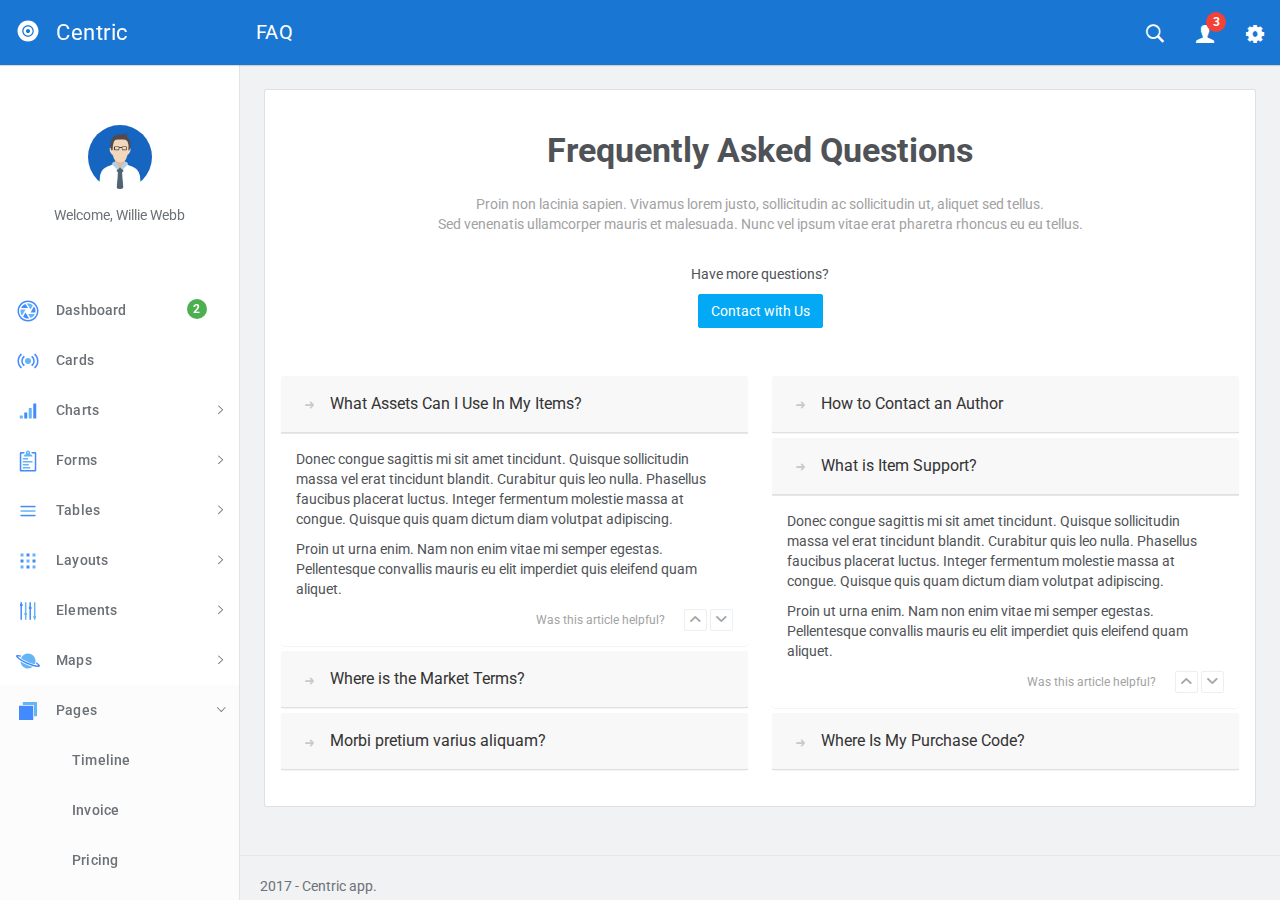
<file: src/faq.html>
<!DOCTYPE html>
<html lang="en">
  <head>
    <meta charset="utf-8">
    <meta name="viewport" content="width=device-width, initial-scale=1, maximum-scale=1">
    <meta name="description" content="Bootstrap Admin Template">
    <meta name="keywords" content="app, responsive, jquery, bootstrap, dashboard, admin">
    <title>Centric - Bootstrap Admin Template</title>
    <!-- Vendor styles-->
    <!-- build:css(../app) css/vendor.css-->
    <!-- Animate.CSS-->
    <link rel="stylesheet" href="assets/vendor/animate.css/animate.css">
    <!-- Bootstrap-->
    <link rel="stylesheet" href="assets/vendor/bootstrap/dist/css/bootstrap.min.css">
    <!-- Ionicons-->
    <link rel="stylesheet" href="assets/vendor/ionicons/css/ionicons.css">
    <!-- Bluimp Gallery-->
    <link rel="stylesheet" href="assets/vendor/blueimp-gallery/css/blueimp-gallery.css">
    <link rel="stylesheet" href="assets/vendor/blueimp-gallery/css/blueimp-gallery-indicator.css">
    <link rel="stylesheet" href="assets/vendor/blueimp-gallery/css/blueimp-gallery-video.css">
    <!-- Datepicker-->
    <link rel="stylesheet" href="assets/vendor/bootstrap-datepicker/dist/css/bootstrap-datepicker3.css">
    <!-- Rickshaw-->
    <link rel="stylesheet" href="assets/vendor/rickshaw/rickshaw.css">
    <!-- Select2-->
    <link rel="stylesheet" href="assets/vendor/select2/dist/css/select2.css">
    <!-- Clockpicker-->
    <link rel="stylesheet" href="assets/vendor/clockpicker/dist/bootstrap-clockpicker.css">
    <!-- Range Slider-->
    <link rel="stylesheet" href="assets/vendor/nouislider/distribute/nouislider.min.css">
    <!-- ColorPicker-->
    <link rel="stylesheet" href="assets/vendor/mjolnic-bootstrap-colorpicker/dist/css/bootstrap-colorpicker.css">
    <!-- Summernote-->
    <link rel="stylesheet" href="assets/vendor/summernote/dist/summernote.css">
    <!-- Dropzone-->
    <link rel="stylesheet" href="assets/vendor/dropzone/dist/basic.css">
    <link rel="stylesheet" href="assets/vendor/dropzone/dist/dropzone.css">
    <!-- Xeditable-->
    <link rel="stylesheet" href="assets/vendor/x-editable/dist/bootstrap3-editable/css/bootstrap-editable.css">
    <!-- Bootgrid-->
    <link rel="stylesheet" href="assets/vendor/jquery.bootgrid/dist/jquery.bootgrid.css">
    <!-- Datatables-->
    <link rel="stylesheet" href="assets/vendor/datatables/media/css/jquery.dataTables.css">
    <!-- Sweet Alert-->
    <link rel="stylesheet" href="assets/vendor/sweetalert/dist/sweetalert.css">
    <!-- Loaders.CSS-->
    <link rel="stylesheet" href="assets/vendor/loaders.css/loaders.css">
    <!-- Material Floating Button-->
    <link rel="stylesheet" href="assets/vendor/ng-material-floating-button/mfb/dist/mfb.css">
    <!-- Material Colors-->
    <link rel="stylesheet" href="assets/vendor/material-colors/dist/colors.css">
    <!-- endbuild-->
    <!-- Application styles-->
    <link rel="stylesheet" href="assets/css/app.css">
  </head>
  <body class="theme-1">
    <div class="layout-container">
      <!-- top navbar-->
      <header class="header-container">
        <nav>
          <ul class="visible-xs visible-sm">
            <li><a id="sidebar-toggler" href="#" class="menu-link menu-link-slide"><span><em></em></span></a></li>
          </ul>
          <ul class="hidden-xs">
            <li><a id="offcanvas-toggler" href="#" class="menu-link menu-link-slide"><span><em></em></span></a></li>
          </ul>
          <h2 class="header-title">FAQ</h2>
          <ul class="pull-right">
            <li><a id="header-search" href="#" class="ripple"><em class="ion-ios-search-strong"></em></a></li>
            <li class="dropdown"><a href="#" data-toggle="dropdown" class="dropdown-toggle has-badge ripple"><em class="ion-person"></em><sup class="badge bg-danger">3</sup></a>
              <ul class="dropdown-menu dropdown-menu-right md-dropdown-menu">
                <li><a href="profile.html"><em class="ion-home icon-fw"></em>Profile</a></li>
                <li><a href="messages.html"><em class="ion-gear-a icon-fw"></em>Messages</a></li>
                <li role="presentation" class="divider"></li>
                <li><a href="user.login.html"><em class="ion-log-out icon-fw"></em>Logout</a></li>
              </ul>
            </li>
            <li><a id="header-settings" href="#" class="ripple"><em class="ion-gear-b"></em></a></li>
          </ul>
        </nav>
      </header>
      <!-- sidebar-->
      <aside class="sidebar-container">
        <div class="sidebar-header">
          <div class="pull-right pt-lg text-muted hidden"><em class="ion-close-round"></em></div><a href="#" class="sidebar-header-logo"><img src="assets/img/logo.png" data-svg-replace="assets/img/logo.svg" alt="Logo"><span class="sidebar-header-logo-text">Centric</span></a>
        </div>
        <div class="sidebar-content">
          <div class="sidebar-toolbar text-center"><a href=""><img src="assets/img/user/01.jpg" alt="Profile" class="img-circle thumb64"></a>
            <div class="mt">Welcome, Willie Webb</div>
          </div>
          <nav class="sidebar-nav">
            <ul>
              <li><a href="dashboard.html" class="ripple"><span class="pull-right nav-label"><span class="badge bg-success">2</span></span><span class="nav-icon"><img src="" data-svg-replace="assets/img/icons/aperture.svg" alt="MenuItem" class="hidden"></span><span>Dashboard</span></a></li>
              <li><a href="cards.html" class="ripple"><span class="pull-right nav-label"></span><span class="nav-icon"><img src="" data-svg-replace="assets/img/icons/radio-waves.svg" alt="MenuItem" class="hidden"></span><span>Cards</span></a></li>
              <li><a href="#" class="ripple"><span class="pull-right nav-caret"><em class="ion-ios-arrow-right"></em></span><span class="pull-right nav-label"></span><span class="nav-icon"><img src="" data-svg-replace="assets/img/icons/connection-bars.svg" alt="MenuItem" class="hidden"></span><span>Charts</span></a>
                <ul class="sidebar-subnav">
                  <li><a href="flot.html" class="ripple"><span class="pull-right nav-label"></span><span>Flot</span></a></li>
                  <li><a href="radial.html" class="ripple"><span class="pull-right nav-label"></span><span>Radial</span></a></li>
                  <li><a href="rickshaw.html" class="ripple"><span class="pull-right nav-label"></span><span>Rickshaw</span></a></li>
                </ul>
              </li>
              <li><a href="#" class="ripple"><span class="pull-right nav-caret"><em class="ion-ios-arrow-right"></em></span><span class="pull-right nav-label"></span><span class="nav-icon"><img src="" data-svg-replace="assets/img/icons/clipboard.svg" alt="MenuItem" class="hidden"></span><span>Forms</span></a>
                <ul class="sidebar-subnav">
                  <li><a href="forms.classic.html" class="ripple"><span class="pull-right nav-label"></span><span>Classic</span></a></li>
                  <li><a href="validation.html" class="ripple"><span class="pull-right nav-label"></span><span>Validation</span></a></li>
                  <li><a href="forms.advanced.html" class="ripple"><span class="pull-right nav-label"></span><span>Advanced</span></a></li>
                  <li><a href="material.html" class="ripple"><span class="pull-right nav-label"></span><span>Material</span></a></li>
                  <li><a href="editor.html" class="ripple"><span class="pull-right nav-label"></span><span>Editors</span></a></li>
                  <li><a href="dropzone.html" class="ripple"><span class="pull-right nav-label"></span><span>Dropzone</span></a></li>
                  <li><a href="xeditable.html" class="ripple"><span class="pull-right nav-label"></span><span>xEditable</span></a></li>
                  <li><a href="wizard.html" class="ripple"><span class="pull-right nav-label"></span><span>Wizard</span></a></li>
                </ul>
              </li>
              <li><a href="#" class="ripple"><span class="pull-right nav-caret"><em class="ion-ios-arrow-right"></em></span><span class="pull-right nav-label"></span><span class="nav-icon"><img src="" data-svg-replace="assets/img/icons/navicon.svg" alt="MenuItem" class="hidden"></span><span>Tables</span></a>
                <ul id="tables" class="sidebar-subnav">
                  <li><a href="tables.classic.html" class="ripple"><span class="pull-right nav-label"></span><span>Classic</span></a></li>
                  <li><a href="datatable.html" class="ripple"><span class="pull-right nav-label"></span><span>Datatable</span></a></li>
                  <li><a href="bootgrid.html" class="ripple"><span class="pull-right nav-label"></span><span>Bootgrid</span></a></li>
                </ul>
              </li>
              <li><a href="#" class="ripple"><span class="pull-right nav-caret"><em class="ion-ios-arrow-right"></em></span><span class="pull-right nav-label"></span><span class="nav-icon"><img src="" data-svg-replace="assets/img/icons/grid.svg" alt="MenuItem" class="hidden"></span><span>Layouts</span></a>
                <ul id="layouts" class="sidebar-subnav">
                  <li><a href="layouts.columns.html" class="ripple"><span class="pull-right nav-label"></span><span>Columns</span></a></li>
                  <li><a href="layouts.overlap.html" class="ripple"><span class="pull-right nav-label"></span><span>Overlap</span></a></li>
                  <li><a href="layouts.boxed.html" class="ripple"><span class="pull-right nav-label"></span><span>Boxed</span></a></li>
                  <li><a href="layouts.tabs.html" class="ripple"><span class="pull-right nav-label"></span><span>Tabs</span></a></li>
                  <li><a href="layouts.containers.html" class="ripple"><span class="pull-right nav-label"></span><span>Containers</span></a></li>
                </ul>
              </li>
              <li><a href="#" class="ripple"><span class="pull-right nav-caret"><em class="ion-ios-arrow-right"></em></span><span class="pull-right nav-label"></span><span class="nav-icon"><img src="" data-svg-replace="assets/img/icons/levels.svg" alt="MenuItem" class="hidden"></span><span>Elements</span></a>
                <ul id="elements" class="sidebar-subnav">
                  <li><a href="colors.html" class="ripple"><span class="pull-right nav-label"></span><span>Colors</span></a></li>
                  <li><a href="whiteframes.html" class="ripple"><span class="pull-right nav-label"></span><span>Whiteframes</span></a></li>
                  <li><a href="lists.html" class="ripple"><span class="pull-right nav-label"></span><span>Lists</span></a></li>
                  <li><a href="bootstrapui.html" class="ripple"><span class="pull-right nav-label"></span><span>Bootstrap</span></a></li>
                  <li><a href="buttons.html" class="ripple"><span class="pull-right nav-label"></span><span>Buttons</span></a></li>
                  <li><a href="sweetalert.html"><span class="pull-right nav-label"></span><span>Sweet-alert</span></a></li>
                  <li><a href="spinners.html" class="ripple"><span class="pull-right nav-label"></span><span>Spinners</span></a></li>
                  <li><a href="nestable.html" class="ripple"><span class="pull-right nav-label"></span><span>Nestable</span></a></li>
                  <li><a href="grid.html" class="ripple"><span class="pull-right nav-label"></span><span>Grid</span></a></li>
                  <li><a href="grid-masonry.html" class="ripple"><span class="pull-right nav-label"></span><span>Grid Masonry</span></a></li>
                  <li><a href="typography.html" class="ripple"><span class="pull-right nav-label"></span><span>Typography</span></a></li>
                  <li><a href="icons.html" class="ripple"><span class="pull-right nav-label"></span><span>Icons</span></a></li>
                  <li><a href="utilities.html" class="ripple"><span class="pull-right nav-label"></span><span>Utilities</span></a></li>
                </ul>
              </li>
              <li><a href="#" class="ripple"><span class="pull-right nav-caret"><em class="ion-ios-arrow-right"></em></span><span class="pull-right nav-label"></span><span class="nav-icon"><img src="" data-svg-replace="assets/img/icons/planet.svg" alt="MenuItem" class="hidden"></span><span>Maps</span></a>
                <ul id="maps" class="sidebar-subnav">
                  <li><a href="google-map-full.html" class="ripple"><span class="pull-right nav-label"></span><span>Google Maps Full</span></a></li>
                  <li><a href="google-map.html" class="ripple"><span class="pull-right nav-label"></span><span>Google Maps</span></a></li>
                  <li><a href="vector-map.html" class="ripple"><span class="pull-right nav-label"></span><span>Vector Maps</span></a></li>
                  <li><a href="datamaps.html" class="ripple"><span class="pull-right nav-label"></span><span>Datamaps</span></a></li>
                </ul>
              </li>
              <li><a href="#" class="ripple"><span class="pull-right nav-caret"><em class="ion-ios-arrow-right"></em></span><span class="pull-right nav-label"></span><span class="nav-icon"><img src="" data-svg-replace="assets/img/icons/ios-browsers.svg" alt="MenuItem" class="hidden"></span><span>Pages</span></a>
                <ul id="pages" class="sidebar-subnav">
                  <li><a href="timeline.html" class="ripple"><span class="pull-right nav-label"></span><span>Timeline</span></a></li>
                  <li><a href="invoice.html" class="ripple"><span class="pull-right nav-label"></span><span>Invoice</span></a></li>
                  <li><a href="pricing.html" class="ripple"><span class="pull-right nav-label"></span><span>Pricing</span></a></li>
                  <li><a href="contacts.html" class="ripple"><span class="pull-right nav-label"></span><span>Contacts</span></a></li>
                  <li><a href="faq.html" class="ripple"><span class="pull-right nav-label"></span><span>FAQ</span></a></li>
                  <li><a href="projects.html" class="ripple"><span class="pull-right nav-label"></span><span>Projects</span></a></li>
                  <li><a href="blog.html" class="ripple"><span class="pull-right nav-label"></span><span>Blog</span></a></li>
                  <li><a href="blog.article.html" class="ripple"><span class="pull-right nav-label"></span><span>Article</span></a></li>
                  <li><a href="profile.html" class="ripple"><span class="pull-right nav-label"></span><span>Profile</span></a></li>
                  <li><a href="gallery.html" class="ripple"><span class="pull-right nav-label"></span><span>Gallery</span></a></li>
                  <li><a href="wall.html" class="ripple"><span class="pull-right nav-label"></span><span>Wall</span></a></li>
                  <li><a href="search.html" class="ripple"><span class="pull-right nav-label"></span><span>Search</span></a></li>
                  <li><a href="messages.html" class="ripple"><span class="pull-right nav-label"></span><span>Messages Board</span></a></li>
                </ul>
              </li>
              <li><a href="#" class="ripple"><span class="pull-right nav-caret"><em class="ion-ios-arrow-right"></em></span><span class="pull-right nav-label"></span><span class="nav-icon"><img src="" data-svg-replace="assets/img/icons/person-stalker.svg" alt="MenuItem" class="hidden"></span><span>User</span></a>
                <ul id="user" class="sidebar-subnav">
                  <li><a href="login.html" class="ripple"><span class="pull-right nav-label"></span><span>Login</span></a></li>
                  <li><a href="signup.html" class="ripple"><span class="pull-right nav-label"></span><span>Signup</span></a></li>
                  <li><a href="lock.html" class="ripple"><span class="pull-right nav-label"></span><span>Lock</span></a></li>
                  <li><a href="recover.html" class="ripple"><span class="pull-right nav-label"></span><span>Recover</span></a></li>
                </ul>
              </li>
              <li><a href="../../angularjs/" class="ripple"><span class="nav-icon"><em class="ion-android-open"></em></span><span>AngularJS</span></a></li>
            </ul>
          </nav>
        </div>
      </aside>
      <div class="sidebar-layout-obfuscator"></div>
      <!-- Main section-->
      <main class="main-container">
        <!-- Page content-->
        <section>
          <div class="container container-fluid">
            <div class="card">
              <div class="card-body">
                <div class="text-center pb-lg">
                  <h3 class="text-bold">Frequently Asked Questions</h3>
                  <p class="text-muted">Proin non lacinia sapien. Vivamus lorem justo, sollicitudin ac sollicitudin ut, aliquet sed tellus.<br>Sed venenatis ullamcorper mauris et malesuada. Nunc vel ipsum vitae erat pharetra rhoncus eu eu tellus.</p><br>
                  <p>Have more questions?</p>
                  <button type="button" class="btn btn-info">Contact with Us</button>
                </div>
                <div class="row mt-lg">
                  <div class="col-md-6">
                    <div id="accordion1" class="panel-group">
                      <div class="panel panel-default b0">
                        <div class="panel-heading">
                          <h4 class="panel-title"><a data-toggle="collapse" data-parent="#accordion1" href="#acc1collapse1"><small><em class="ion-arrow-right-c text-muted mr icon-lg"></em></small><span>What Assets Can I Use In My Items?</span></a></h4>
                        </div>
                        <div id="acc1collapse1" class="panel-collapse collapse in">
                          <div class="panel-body">
                            <p>Donec congue sagittis mi sit amet tincidunt. Quisque sollicitudin massa vel erat tincidunt blandit. Curabitur quis leo nulla. Phasellus faucibus placerat luctus. Integer fermentum molestie massa at congue. Quisque quis quam dictum diam volutpat adipiscing.</p>
                            <p>Proin ut urna enim. Nam non enim vitae mi semper egestas. Pellentesque convallis mauris eu elit imperdiet quis eleifend quam aliquet.</p>
                            <div class="pull-right"><small class="text-muted mr">Was this article helpful?</small>
                              <button type="button" class="btn btn-default btn-xs"><em class="ion-chevron-up text-muted"></em></button>
                              <button type="button" class="btn btn-default btn-xs"><em class="ion-chevron-down text-muted"></em></button>
                            </div>
                          </div>
                        </div>
                      </div>
                      <div class="panel panel-default b0">
                        <div class="panel-heading">
                          <h4 class="panel-title"><a data-toggle="collapse" data-parent="#accordion1" href="#acc1collapse2"><small><em class="ion-arrow-right-c text-muted mr icon-lg"></em></small><span>Where is the Market Terms?</span></a></h4>
                        </div>
                        <div id="acc1collapse2" class="panel-collapse collapse">
                          <div class="panel-body">
                            <p>Donec congue sagittis mi sit amet tincidunt. Quisque sollicitudin massa vel erat tincidunt blandit. Curabitur quis leo nulla. Phasellus faucibus placerat luctus. Integer fermentum molestie massa at congue. Quisque quis quam dictum diam volutpat adipiscing.</p>
                            <p>Proin ut urna enim. Nam non enim vitae mi semper egestas. Pellentesque convallis mauris eu elit imperdiet quis eleifend quam aliquet.</p>
                            <div class="pull-right"><small class="text-muted mr">Was this article helpful?</small>
                              <button type="button" class="btn btn-default btn-xs"><em class="ion-chevron-up text-muted"></em></button>
                              <button type="button" class="btn btn-default btn-xs"><em class="ion-chevron-down text-muted"></em></button>
                            </div>
                          </div>
                        </div>
                      </div>
                      <div class="panel panel-default b0">
                        <div class="panel-heading">
                          <h4 class="panel-title"><a data-toggle="collapse" data-parent="#accordion1" href="#acc1collapse3"><small><em class="ion-arrow-right-c text-muted mr icon-lg"></em></small><span>Morbi pretium varius aliquam?</span></a></h4>
                        </div>
                        <div id="acc1collapse3" class="panel-collapse collapse">
                          <div class="panel-body">
                            <p>Donec congue sagittis mi sit amet tincidunt. Quisque sollicitudin massa vel erat tincidunt blandit. Curabitur quis leo nulla. Phasellus faucibus placerat luctus. Integer fermentum molestie massa at congue. Quisque quis quam dictum diam volutpat adipiscing.</p>
                            <p>Proin ut urna enim. Nam non enim vitae mi semper egestas. Pellentesque convallis mauris eu elit imperdiet quis eleifend quam aliquet.</p>
                            <div class="pull-right"><small class="text-muted mr">Was this article helpful?</small>
                              <button type="button" class="btn btn-default btn-xs"><em class="ion-chevron-up text-muted"></em></button>
                              <button type="button" class="btn btn-default btn-xs"><em class="ion-chevron-down text-muted"></em></button>
                            </div>
                          </div>
                        </div>
                      </div>
                    </div>
                  </div>
                  <div class="col-md-6">
                    <div id="accordion2" class="panel-group">
                      <div class="panel panel-default b0">
                        <div class="panel-heading">
                          <h4 class="panel-title"><a data-toggle="collapse" data-parent="#accordion2" href="#acc2collapse1"><small><em class="ion-arrow-right-c text-muted mr icon-lg"></em></small><span>How to Contact an Author</span></a></h4>
                        </div>
                        <div id="acc2collapse1" class="panel-collapse collapse">
                          <div class="panel-body">
                            <p>Donec congue sagittis mi sit amet tincidunt. Quisque sollicitudin massa vel erat tincidunt blandit. Curabitur quis leo nulla. Phasellus faucibus placerat luctus. Integer fermentum molestie massa at congue. Quisque quis quam dictum diam volutpat adipiscing.</p>
                            <p>Proin ut urna enim. Nam non enim vitae mi semper egestas. Pellentesque convallis mauris eu elit imperdiet quis eleifend quam aliquet.</p>
                            <div class="pull-right"><small class="text-muted mr">Was this article helpful?</small>
                              <button type="button" class="btn btn-default btn-xs"><em class="ion-chevron-up text-muted"></em></button>
                              <button type="button" class="btn btn-default btn-xs"><em class="ion-chevron-down text-muted"></em></button>
                            </div>
                          </div>
                        </div>
                      </div>
                      <div class="panel panel-default b0">
                        <div class="panel-heading">
                          <h4 class="panel-title"><a data-toggle="collapse" data-parent="#accordion2" href="#acc2collapse2"><small><em class="ion-arrow-right-c text-muted mr icon-lg"></em></small><span>What is Item Support?</span></a></h4>
                        </div>
                        <div id="acc2collapse2" class="panel-collapse collapse in">
                          <div class="panel-body">
                            <p>Donec congue sagittis mi sit amet tincidunt. Quisque sollicitudin massa vel erat tincidunt blandit. Curabitur quis leo nulla. Phasellus faucibus placerat luctus. Integer fermentum molestie massa at congue. Quisque quis quam dictum diam volutpat adipiscing.</p>
                            <p>Proin ut urna enim. Nam non enim vitae mi semper egestas. Pellentesque convallis mauris eu elit imperdiet quis eleifend quam aliquet.</p>
                            <div class="pull-right"><small class="text-muted mr">Was this article helpful?</small>
                              <button type="button" class="btn btn-default btn-xs"><em class="ion-chevron-up text-muted"></em></button>
                              <button type="button" class="btn btn-default btn-xs"><em class="ion-chevron-down text-muted"></em></button>
                            </div>
                          </div>
                        </div>
                      </div>
                      <div class="panel panel-default b0">
                        <div class="panel-heading">
                          <h4 class="panel-title"><a data-toggle="collapse" data-parent="#accordion2" href="#acc2collapse3"><small><em class="ion-arrow-right-c text-muted mr icon-lg"></em></small><span>Where Is My Purchase Code?</span></a></h4>
                        </div>
                        <div id="acc2collapse3" class="panel-collapse collapse">
                          <div class="panel-body">
                            <p>Donec congue sagittis mi sit amet tincidunt. Quisque sollicitudin massa vel erat tincidunt blandit. Curabitur quis leo nulla. Phasellus faucibus placerat luctus. Integer fermentum molestie massa at congue. Quisque quis quam dictum diam volutpat adipiscing.</p>
                            <p>Proin ut urna enim. Nam non enim vitae mi semper egestas. Pellentesque convallis mauris eu elit imperdiet quis eleifend quam aliquet.</p>
                            <div class="pull-right"><small class="text-muted mr">Was this article helpful?</small>
                              <button type="button" class="btn btn-default btn-xs"><em class="ion-chevron-up text-muted"></em></button>
                              <button type="button" class="btn btn-default btn-xs"><em class="ion-chevron-down text-muted"></em></button>
                            </div>
                          </div>
                        </div>
                      </div>
                    </div>
                  </div>
                </div>
              </div>
            </div>
          </div>
        </section>
        <!-- Page footer-->
        <footer><span>2017 - Centric app.</span></footer>
      </main>
    </div>
    <!-- Search template-->
    <div tabindex="-1" role="dialog" class="modal modal-top fade modal-search">
      <div class="modal-dialog">
        <div class="modal-content">
          <div class="modal-body">
            <div class="pull-left">
              <button type="button" data-dismiss="modal" class="btn btn-flat"><em class="ion-arrow-left-c icon-24"></em></button>
            </div>
            <div class="pull-right">
              <button type="button" class="btn btn-flat"><em class="ion-android-microphone icon-24"></em></button>
            </div>
            <form action="#" class="oh">
              <div class="mda-form-control pt0">
                <input type="text" placeholder="Search.." data-localize="header.SEARCH" class="form-control header-input-search">
                <div class="mda-form-control-line"></div>
              </div>
            </form>
          </div>
        </div>
      </div>
    </div>
    <!-- End Search template-->
    <!-- Settings template-->
    <div tabindex="-1" role="dialog" class="modal-settings modal modal-right fade">
      <div class="modal-dialog modal-lg">
        <div class="modal-content">
          <div class="modal-header">
            <div data-dismiss="modal" class="pull-right clickable"><em class="ion-close-round text-soft"></em></div>
            <h4 class="modal-title"><span>Settings</span></h4>
          </div>
          <div class="modal-body">
            <div class="clearfix mb">
              <div class="pull-left wd-tiny mb">
                <div class="setting-color">
                  <label class="preview-theme-1">
                    <input type="radio" checked="checked" name="setting-theme" value="0"><span class="ion-checkmark-round"></span>
                    <div class="t-grid">
                      <div class="t-row">
                        <div class="t-col preview-header"></div>
                        <div class="t-col preview-sidebar"></div>
                        <div class="t-col preview-content"></div>
                      </div>
                    </div>
                  </label>
                </div>
              </div>
              <div class="pull-left wd-tiny mb">
                <div class="setting-color">
                  <label class="preview-theme-2">
                    <input type="radio" name="setting-theme" value="1"><span class="ion-checkmark-round"></span>
                    <div class="t-grid">
                      <div class="t-row">
                        <div class="t-col preview-header"></div>
                        <div class="t-col preview-sidebar"></div>
                        <div class="t-col preview-content"></div>
                      </div>
                    </div>
                  </label>
                </div>
              </div>
              <div class="pull-left wd-tiny mb">
                <div class="setting-color">
                  <label class="preview-theme-3">
                    <input type="radio" name="setting-theme" value="2"><span class="ion-checkmark-round"></span>
                    <div class="t-grid">
                      <div class="t-row">
                        <div class="t-col preview-header"></div>
                        <div class="t-col preview-sidebar"></div>
                        <div class="t-col preview-content"></div>
                      </div>
                    </div>
                  </label>
                </div>
              </div>
              <div class="pull-left wd-tiny mb">
                <div class="setting-color">
                  <label class="preview-theme-4">
                    <input type="radio" name="setting-theme" value="3"><span class="ion-checkmark-round"></span>
                    <div class="t-grid">
                      <div class="t-row">
                        <div class="t-col preview-header"></div>
                        <div class="t-col preview-sidebar"></div>
                        <div class="t-col preview-content"></div>
                      </div>
                    </div>
                  </label>
                </div>
              </div>
              <div class="pull-left wd-tiny mb">
                <div class="setting-color">
                  <label class="preview-theme-5">
                    <input type="radio" name="setting-theme" value="4"><span class="ion-checkmark-round"></span>
                    <div class="t-grid">
                      <div class="t-row">
                        <div class="t-col preview-header"></div>
                        <div class="t-col preview-sidebar"></div>
                        <div class="t-col preview-content"></div>
                      </div>
                    </div>
                  </label>
                </div>
              </div>
              <div class="pull-left wd-tiny mb">
                <div class="setting-color">
                  <label class="preview-theme-6">
                    <input type="radio" name="setting-theme" value="5"><span class="ion-checkmark-round"></span>
                    <div class="t-grid">
                      <div class="t-row">
                        <div class="t-col preview-header"></div>
                        <div class="t-col preview-sidebar"></div>
                        <div class="t-col preview-content"></div>
                      </div>
                    </div>
                  </label>
                </div>
              </div>
              <div class="pull-left wd-tiny mb">
                <div class="setting-color">
                  <label class="preview-theme-7">
                    <input type="radio" name="setting-theme" value="6"><span class="ion-checkmark-round"></span>
                    <div class="t-grid">
                      <div class="t-row">
                        <div class="t-col preview-header"></div>
                        <div class="t-col preview-sidebar"></div>
                        <div class="t-col preview-content"></div>
                      </div>
                    </div>
                  </label>
                </div>
              </div>
              <div class="pull-left wd-tiny mb">
                <div class="setting-color">
                  <label class="preview-theme-8">
                    <input type="radio" name="setting-theme" value="7"><span class="ion-checkmark-round"></span>
                    <div class="t-grid">
                      <div class="t-row">
                        <div class="t-col preview-header"></div>
                        <div class="t-col preview-sidebar"></div>
                        <div class="t-col preview-content"></div>
                      </div>
                    </div>
                  </label>
                </div>
              </div>
              <div class="pull-left wd-tiny mb">
                <div class="setting-color">
                  <label class="preview-theme-9">
                    <input type="radio" name="setting-theme" value="8"><span class="ion-checkmark-round"></span>
                    <div class="t-grid">
                      <div class="t-row">
                        <div class="t-col preview-header"></div>
                        <div class="t-col preview-sidebar"></div>
                        <div class="t-col preview-content"></div>
                      </div>
                    </div>
                  </label>
                </div>
              </div>
            </div>
            <hr>
            <p>
              <label class="mda-checkbox">
                <input id="sidebar-showheader" type="checkbox" checked=""><em class="bg-indigo-500"></em>Sidebar header
              </label>
            </p>
            <p>
              <label class="mda-checkbox">
                <input id="sidebar-showtoolbar" type="checkbox" checked=""><em class="bg-indigo-500"></em>Sidebar toolbar
              </label>
            </p>
            <p>
              <label class="mda-checkbox">
                <input id="sidebar-offcanvas" type="checkbox"><em class="bg-indigo-500"></em>Sidebar offcanvas
              </label>
            </p>
            <hr>
            <p>Navigation icon</p>
            <p>
              <label class="mda-radio">
                <input type="radio" name="headerMenulink" value="menu-link-close"><em class="bg-indigo-500"></em>Close icon
              </label>
            </p>
            <p>
              <label class="mda-radio">
                <input type="radio" checked="" name="headerMenulink" value="menu-link-slide"><em class="bg-indigo-500"></em>Slide arrow
              </label>
            </p>
            <p>
              <label class="mda-radio">
                <input type="radio" name="headerMenulink" value="menu-link-arrow"><em class="bg-indigo-500"></em>Big arrow
              </label>
            </p>
            <hr>
            <button type="button" data-toggle-fullscreen="" class="btn btn-default btn-raised">Toggle fullscreen</button>
            <hr>
            <p>Change language</p>
            <!-- START Language list-->
            <div class="btn-group">
              <button type="button" data-toggle="dropdown" class="btn btn-default btn-block btn-raised">English</button>
              <ul role="menu" class="dropdown-menu dropdown-menu-right animated fadeInUpShort">
                <li><a href="#" data-set-lang="en">English</a></li>
                <li><a href="#" data-set-lang="es">Spanish</a></li>
              </ul>
            </div>
            <!-- END Language list-->
          </div>
        </div>
      </div>
    </div>
    <!-- End Settings template-->
    <!-- Google Maps API-->
    <script type="text/javascript" src="http://maps.google.com/maps/api/js?key=AIzaSyD_MleSHludEfiKUi1CCyumkv74Pm4u8Is"></script>
    <!-- build:js(../app) js/vendor.js-->
    <!-- Modernizr-->
    <script src="assets/vendor/modernizr/modernizr.custom.js"></script>
    <!-- jQuery-->
    <script src="assets/vendor/jquery/dist/jquery.js"></script>
    <!-- Bootstrap-->
    <script src="assets/vendor/bootstrap/dist/js/bootstrap.js"></script>
    <!-- jQuery Browser-->
    <script src="assets/vendor/jquery.browser/dist/jquery.browser.js"></script>
    <!-- Material Colors-->
    <script src="assets/vendor/material-colors/dist/colors.js"></script>
    <!-- Bootstrap Filestyle-->
    <script src="assets/vendor/bootstrap-filestyle/src/bootstrap-filestyle.js"></script>
    <!-- Flot charts-->
    <script src="assets/vendor/flot/jquery.flot.js"></script>
    <script src="assets/vendor/flot/jquery.flot.categories.js"></script>
    <script src="assets/vendor/flot-spline/js/jquery.flot.spline.js"></script>
    <script src="assets/vendor/flot.tooltip/js/jquery.flot.tooltip.js"></script>
    <script src="assets/vendor/flot/jquery.flot.resize.js"></script>
    <script src="assets/vendor/flot/jquery.flot.pie.js"></script>
    <script src="assets/vendor/flot/jquery.flot.time.js"></script>
    <script src="assets/vendor/sidebysideimproved/jquery.flot.orderBars.js"></script>
    <!-- jVector Maps-->
    <script src="assets/vendor/ika.jvectormap/jquery-jvectormap-1.2.2.min.js"></script>
    <script src="assets/vendor/ika.jvectormap/jquery-jvectormap-us-mill-en.js"></script>
    <script src="assets/vendor/ika.jvectormap/jquery-jvectormap-world-mill-en.js"></script>
    <!-- Easypie Charts-->
    <script src="assets/vendor/jquery.easy-pie-chart/dist/jquery.easypiechart.js"></script>
    <!-- Screenfull-->
    <script src="assets/vendor/screenfull/dist/screenfull.js"></script>
    <!-- Sparkline-->
    <script src="assets/vendor/sparkline/index.js"></script>
    <!-- Datepicker-->
    <script src="assets/vendor/bootstrap-datepicker/js/bootstrap-datepicker.js"></script>
    <!-- jQuery Knob charts-->
    <script src="assets/vendor/jquery-knob/js/jquery.knob.js"></script>
    <!-- Rickshaw-->
    <script src="assets/vendor/d3/d3.js"></script>
    <script src="assets/vendor/rickshaw/rickshaw.js"></script>
    <!-- jQuery Form Validation-->
    <script src="assets/vendor/jquery-validation/dist/jquery.validate.js"></script>
    <script src="assets/vendor/jquery-validation/dist/additional-methods.js"></script>
    <!-- JQUERY STEPS-->
    <script src="assets/vendor/jquery.steps/build/jquery.steps.js"></script>
    <!-- Select2-->
    <script src="assets/vendor/select2/dist/js/select2.js"></script>
    <!-- Clockpicker-->
    <script src="assets/vendor/clockpicker/dist/bootstrap-clockpicker.js"></script>
    <!-- Range Slider-->
    <script src="assets/vendor/nouislider/distribute/nouislider.js"></script>
    <!-- ColorPicker-->
    <script src="assets/vendor/mjolnic-bootstrap-colorpicker/dist/js/bootstrap-colorpicker.js"></script>
    <!-- Summernote-->
    <script src="assets/vendor/summernote/dist/summernote.js"></script>
    <!-- Dropzone-->
    <script src="assets/vendor/dropzone/dist/dropzone.js"></script>
    <!-- Xeditable-->
    <script src="assets/vendor/x-editable/dist/bootstrap3-editable/js/bootstrap-editable.js"></script>
    <!-- Momentjs-->
    <script src="assets/vendor/moment/min/moment-with-locales.js"></script>
    <!-- Google Maps-->
    <script src="assets/vendor/gmaps/gmaps.js"></script>
    <!-- Bootgrid-->
    <script src="assets/vendor/jquery.bootgrid/dist/jquery.bootgrid.js"></script>
    <script src="assets/vendor/jquery.bootgrid/dist/jquery.bootgrid.fa.js"></script>
    <!-- Datatables-->
    <script src="assets/vendor/datatables/media/js/jquery.dataTables.js"></script>
    <!-- Nestable-->
    <script src="assets/vendor/nestable/jquery.nestable.js"></script>
    <!-- Sweet Alert-->
    <script src="assets/vendor/sweetalert/dist/sweetalert-dev.js"></script>
    <!-- Masonry-->
    <script src="assets/vendor/masonry/dist/masonry.pkgd.js"></script>
    <!-- Images Loaded-->
    <script src="assets/vendor/imagesloaded/imagesloaded.pkgd.js"></script>
    <!-- Loaders.CSS-->
    <script src="assets/vendor/loaders.css/loaders.css.js"></script>
    <!-- jQuery Localize-->
    <script src="assets/vendor/jquery-localize-i18n/dist/jquery.localize.js"></script>
    <!-- Blueimp Gallery-->
    <script src="assets/vendor/blueimp-gallery/js/blueimp-helper.js"></script>
    <script src="assets/vendor/blueimp-gallery/js/blueimp-gallery.js"></script>
    <script src="assets/vendor/blueimp-gallery/js/blueimp-gallery-fullscreen.js"></script>
    <script src="assets/vendor/blueimp-gallery/js/blueimp-gallery-indicator.js"></script>
    <script src="assets/vendor/blueimp-gallery/js/blueimp-gallery-video.js"></script>
    <script src="assets/vendor/blueimp-gallery/js/blueimp-gallery-vimeo.js"></script>
    <script src="assets/vendor/blueimp-gallery/js/blueimp-gallery-youtube.js"></script>
    <script src="assets/vendor/blueimp-gallery/js/jquery.blueimp-gallery.js"></script>
    <!-- Datamaps-->
    <script src="assets/vendor/topojson/topojson.min.js"></script>
    <script src="assets/vendor/datamaps/dist/datamaps.all.js"></script>
    <!-- endbuild-->
    <!-- App script-->
    <script src="assets/js/app.js"></script>
  </body>
</html>
</file>
<file: src/assets/vendor/blueimp-gallery/css/blueimp-gallery.css>
@charset "UTF-8";
/*
 * blueimp Gallery CSS
 * https://github.com/blueimp/Gallery
 *
 * Copyright 2013, Sebastian Tschan
 * https://blueimp.net
 *
 * Licensed under the MIT license:
 * http://www.opensource.org/licenses/MIT
 */

.blueimp-gallery,
.blueimp-gallery > .slides > .slide > .slide-content {
  position: absolute;
  top: 0;
  right: 0;
  bottom: 0;
  left: 0;
  /* Prevent artifacts in Mozilla Firefox: */
  -moz-backface-visibility: hidden;
}
.blueimp-gallery > .slides > .slide > .slide-content {
  margin: auto;
  width: auto;
  height: auto;
  max-width: 100%;
  max-height: 100%;
  opacity: 1;
}
.blueimp-gallery {
  position: fixed;
  z-index: 999999;
  overflow: hidden;
  background: #000;
  background: rgba(0, 0, 0, 0.9);
  opacity: 0;
  display: none;
  direction: ltr;
  -ms-touch-action: none;
  touch-action: none;
}
.blueimp-gallery-carousel {
  position: relative;
  z-index: auto;
  margin: 1em auto;
  /* Set the carousel width/height ratio to 16/9: */
  padding-bottom: 56.25%;
  box-shadow: 0 0 10px #000;
  -ms-touch-action: pan-y;
  touch-action: pan-y;
}
.blueimp-gallery-display {
  display: block;
  opacity: 1;
}
.blueimp-gallery > .slides {
  position: relative;
  height: 100%;
  overflow: hidden;
}
.blueimp-gallery-carousel > .slides {
  position: absolute;
}
.blueimp-gallery > .slides > .slide {
  position: relative;
  float: left;
  height: 100%;
  text-align: center;
  -webkit-transition-timing-function: cubic-bezier(0.645, 0.045, 0.355, 1.000);
     -moz-transition-timing-function: cubic-bezier(0.645, 0.045, 0.355, 1.000);
      -ms-transition-timing-function: cubic-bezier(0.645, 0.045, 0.355, 1.000);
       -o-transition-timing-function: cubic-bezier(0.645, 0.045, 0.355, 1.000);
          transition-timing-function: cubic-bezier(0.645, 0.045, 0.355, 1.000);
}
.blueimp-gallery,
.blueimp-gallery > .slides > .slide > .slide-content {
  -webkit-transition: opacity 0.2s linear;
     -moz-transition: opacity 0.2s linear;
      -ms-transition: opacity 0.2s linear;
       -o-transition: opacity 0.2s linear;
          transition: opacity 0.2s linear;
}
.blueimp-gallery > .slides > .slide-loading {
  background: url(../img/loading.gif) center no-repeat;
  background-size: 64px 64px;
}
.blueimp-gallery > .slides > .slide-loading > .slide-content {
  opacity: 0;
}
.blueimp-gallery > .slides > .slide-error {
  background: url(../img/error.png) center no-repeat;
}
.blueimp-gallery > .slides > .slide-error > .slide-content {
  display: none;
}
.blueimp-gallery > .prev,
.blueimp-gallery > .next {
  position: absolute;
  top: 50%;
  left: 15px;
  width: 40px;
  height: 40px;
  margin-top: -23px;
  font-family: "Helvetica Neue", Helvetica, Arial, sans-serif;
  font-size: 60px;
  font-weight: 100;
  line-height: 30px;
  color: #fff;
  text-decoration: none;
  text-shadow: 0 0 2px #000;
  text-align: center;
  background: #222;
  background: rgba(0, 0, 0, 0.5);
  -webkit-box-sizing: content-box;
     -moz-box-sizing: content-box;
          box-sizing: content-box;
  border: 3px solid #fff;
  -webkit-border-radius: 23px;
     -moz-border-radius: 23px;
          border-radius: 23px;
  opacity: 0.5;
  cursor: pointer;
  display: none;
}
.blueimp-gallery > .next {
  left: auto;
  right: 15px;
}
.blueimp-gallery > .close,
.blueimp-gallery > .title {
  position: absolute;
  top: 15px;
  left: 15px;
  margin: 0 40px 0 0;
  font-size: 20px;
  line-height: 30px;
  color: #fff;
  text-shadow: 0 0 2px #000;
  opacity: 0.8;
  display: none;
}
.blueimp-gallery > .close {
  padding: 15px;
  right: 15px;
  left: auto;
  margin: -15px;
  font-size: 30px;
  text-decoration: none;
  cursor: pointer;
}
.blueimp-gallery > .play-pause {
  position: absolute;
  right: 15px;
  bottom: 15px;
  width: 15px;
  height: 15px;
  background: url(../img/play-pause.png) 0 0 no-repeat;
  cursor: pointer;
  opacity: 0.5;
  display: none;
}
.blueimp-gallery-playing > .play-pause {
  background-position: -15px 0;
}
.blueimp-gallery > .prev:hover,
.blueimp-gallery > .next:hover,
.blueimp-gallery > .close:hover,
.blueimp-gallery > .title:hover,
.blueimp-gallery > .play-pause:hover {
  color: #fff;
  opacity: 1;
}
.blueimp-gallery-controls > .prev,
.blueimp-gallery-controls > .next,
.blueimp-gallery-controls > .close,
.blueimp-gallery-controls > .title,
.blueimp-gallery-controls > .play-pause {
  display: block;
  /* Fix z-index issues (controls behind slide element) on Android: */
  -webkit-transform: translateZ(0);
     -moz-transform: translateZ(0);
      -ms-transform: translateZ(0);
       -o-transform: translateZ(0);
          transform: translateZ(0);
}
.blueimp-gallery-single > .prev,
.blueimp-gallery-left > .prev,
.blueimp-gallery-single > .next,
.blueimp-gallery-right > .next,
.blueimp-gallery-single > .play-pause {
  display: none;
}
.blueimp-gallery > .slides > .slide > .slide-content,
.blueimp-gallery > .prev,
.blueimp-gallery > .next,
.blueimp-gallery > .close,
.blueimp-gallery > .play-pause {
  -webkit-user-select: none;
   -khtml-user-select: none;
     -moz-user-select: none;
      -ms-user-select: none;
          user-select: none;
}

/* Replace PNGs with SVGs for capable browsers (excluding IE<9) */
body:last-child .blueimp-gallery > .slides > .slide-error {
  background-image: url(../img/error.svg);
}
body:last-child .blueimp-gallery > .play-pause {
  width: 20px;
  height: 20px;
  background-size: 40px 20px;
  background-image: url(../img/play-pause.svg);
}
body:last-child .blueimp-gallery-playing > .play-pause {
  background-position: -20px 0;
}

/* IE7 fixes */
*+html .blueimp-gallery > .slides > .slide {
  min-height: 300px;
}
*+html .blueimp-gallery > .slides > .slide > .slide-content {
  position: relative;
}
</file>
<file: src/assets/vendor/blueimp-gallery/css/blueimp-gallery-indicator.css>
@charset "UTF-8";
/*
 * blueimp Gallery Indicator CSS
 * https://github.com/blueimp/Gallery
 *
 * Copyright 2013, Sebastian Tschan
 * https://blueimp.net
 *
 * Licensed under the MIT license:
 * http://www.opensource.org/licenses/MIT
 */

.blueimp-gallery > .indicator {
  position: absolute;
  top: auto;
  right: 15px;
  bottom: 15px;
  left: 15px;
  margin: 0 40px;
  padding: 0;
  list-style: none;
  text-align: center;
  line-height: 10px;
  display: none;
}
.blueimp-gallery > .indicator > li {
  display: inline-block;
  width: 9px;
  height: 9px;
  margin: 6px 3px 0 3px;
  -webkit-box-sizing: content-box;
     -moz-box-sizing: content-box;
          box-sizing: content-box;
  border: 1px solid transparent;
  background: #ccc;
  background: rgba(255, 255, 255, 0.25) center no-repeat;
  border-radius: 5px;
  box-shadow: 0 0 2px #000;
  opacity: 0.5;
  cursor: pointer;
}
.blueimp-gallery > .indicator > li:hover,
.blueimp-gallery > .indicator > .active {
  background-color: #fff;
  border-color: #fff;
  opacity: 1;
}
.blueimp-gallery-controls > .indicator {
  display: block;
  /* Fix z-index issues (controls behind slide element) on Android: */
  -webkit-transform: translateZ(0);
     -moz-transform: translateZ(0);
      -ms-transform: translateZ(0);
       -o-transform: translateZ(0);
          transform: translateZ(0);
}
.blueimp-gallery-single > .indicator {
  display: none;
}
.blueimp-gallery > .indicator {
  -webkit-user-select: none;
   -khtml-user-select: none;
     -moz-user-select: none;
      -ms-user-select: none;
          user-select: none;
}

/* IE7 fixes */
*+html .blueimp-gallery > .indicator > li {
  display: inline;
}
</file>
<file: src/assets/vendor/blueimp-gallery/css/blueimp-gallery-video.css>
@charset "UTF-8";
/*
 * blueimp Gallery Video Factory CSS
 * https://github.com/blueimp/Gallery
 *
 * Copyright 2013, Sebastian Tschan
 * https://blueimp.net
 *
 * Licensed under the MIT license:
 * http://www.opensource.org/licenses/MIT
 */

.blueimp-gallery > .slides > .slide > .video-content > img {
  position: absolute;
  top: 0;
  right: 0;
  bottom: 0;
  left: 0;
  margin: auto;
  width: auto;
  height: auto;
  max-width: 100%;
  max-height: 100%;
  /* Prevent artifacts in Mozilla Firefox: */
  -moz-backface-visibility: hidden;
}
.blueimp-gallery > .slides > .slide > .video-content > video {
  position: absolute;
  top: 0;
  left: 0;
  width: 100%;
  height: 100%;
}
.blueimp-gallery > .slides > .slide > .video-content > iframe {
  position: absolute;
  top: 100%;
  left: 0;
  width: 100%;
  height: 100%;
  border: none;
}
.blueimp-gallery > .slides > .slide > .video-playing > iframe {
  top: 0;
}
.blueimp-gallery > .slides > .slide > .video-content > a {
  position: absolute;
  top: 50%;
  right: 0;
  left: 0;
  margin: -64px auto 0;
  width: 128px;
  height: 128px;
  background: url(../img/video-play.png) center no-repeat;
  opacity: 0.8;
  cursor: pointer;
}
.blueimp-gallery > .slides > .slide > .video-content > a:hover {
  opacity: 1;
}
.blueimp-gallery > .slides > .slide > .video-playing > a,
.blueimp-gallery > .slides > .slide > .video-playing > img {
  display: none;
}
.blueimp-gallery > .slides > .slide > .video-content > video {
  display: none;
}
.blueimp-gallery > .slides > .slide > .video-playing > video {
  display: block;
}
.blueimp-gallery > .slides > .slide > .video-loading > a {
  background: url(../img/loading.gif) center no-repeat;
  background-size: 64px 64px;
}

/* Replace PNGs with SVGs for capable browsers (excluding IE<9) */
body:last-child .blueimp-gallery > .slides > .slide > .video-content:not(.video-loading) > a {
  background-image: url(../img/video-play.svg);
}

/* IE7 fixes */
*+html .blueimp-gallery > .slides > .slide > .video-content {
  height: 100%;
}
*+html .blueimp-gallery > .slides > .slide > .video-content > a {
  left: 50%;
  margin-left: -64px;
}
</file>
<file: src/assets/vendor/rickshaw/rickshaw.css>
.rickshaw_graph .detail {
	pointer-events: none;
	position: absolute;
	top: 0;
	z-index: 2;
	background: rgba(0, 0, 0, 0.1);
	bottom: 0;
	width: 1px;
	transition: opacity 0.25s linear;
	-moz-transition: opacity 0.25s linear;
	-o-transition: opacity 0.25s linear;
	-webkit-transition: opacity 0.25s linear;
}
.rickshaw_graph .detail.inactive {
	opacity: 0;
}
.rickshaw_graph .detail .item.active {
	opacity: 1;
}
.rickshaw_graph .detail .x_label {
	font-family: Arial, sans-serif;
	border-radius: 3px;
	padding: 6px;
	opacity: 0.5;
	border: 1px solid #e0e0e0;
	font-size: 12px;
	position: absolute;
	background: white;
	white-space: nowrap;
}
.rickshaw_graph .detail .x_label.left {
	left: 0;
}
.rickshaw_graph .detail .x_label.right {
	right: 0;
}
.rickshaw_graph .detail .item {
	position: absolute;
	z-index: 2;
	border-radius: 3px;
	padding: 0.25em;
	font-size: 12px;
	font-family: Arial, sans-serif;
	opacity: 0;
	background: rgba(0, 0, 0, 0.4);
	color: white;
	border: 1px solid rgba(0, 0, 0, 0.4);
	margin-left: 1em;
	margin-right: 1em;
	margin-top: -1em;
	white-space: nowrap;
}
.rickshaw_graph .detail .item.left {
	left: 0;
}
.rickshaw_graph .detail .item.right {
	right: 0;
}
.rickshaw_graph .detail .item.active {
	opacity: 1;
	background: rgba(0, 0, 0, 0.8);
}
.rickshaw_graph .detail .item:after {
	position: absolute;
	display: block;
	width: 0;
	height: 0;

	content: "";

	border: 5px solid transparent;
}
.rickshaw_graph .detail .item.left:after {
	top: 1em;
	left: -5px;
	margin-top: -5px;
	border-right-color: rgba(0, 0, 0, 0.8);
	border-left-width: 0;
}
.rickshaw_graph .detail .item.right:after {
	top: 1em;
	right: -5px;
	margin-top: -5px;
	border-left-color: rgba(0, 0, 0, 0.8);
	border-right-width: 0;
}
.rickshaw_graph .detail .dot {
	width: 4px;
	height: 4px;
	margin-left: -3px;
	margin-top: -3.5px;
	border-radius: 5px;
	position: absolute;
	box-shadow: 0 0 2px rgba(0, 0, 0, 0.6);
	box-sizing: content-box;
	-moz-box-sizing: content-box;
	background: white;
	border-width: 2px;
	border-style: solid;
	display: none;
	background-clip: padding-box;
}
.rickshaw_graph .detail .dot.active {
	display: block;
}
/* graph */

.rickshaw_graph {
	position: relative;
}
.rickshaw_graph svg {
	display: block;	
	overflow: hidden;
}

/* ticks */

.rickshaw_graph .x_tick {
	position: absolute;
	top: 0;
	bottom: 0;
	width: 0px;
	border-left: 1px dotted rgba(0, 0, 0, 0.2);
	pointer-events: none;
}
.rickshaw_graph .x_tick .title {
	position: absolute;
	font-size: 12px;
	font-family: Arial, sans-serif;
	opacity: 0.5;
	white-space: nowrap;
	margin-left: 3px;
	bottom: 1px;
}

/* annotations */

.rickshaw_annotation_timeline {
	height: 1px;
	border-top: 1px solid #e0e0e0;
	margin-top: 10px;
	position: relative;
}
.rickshaw_annotation_timeline .annotation {
	position: absolute;
	height: 6px;
	width: 6px;
	margin-left: -2px;
	top: -3px;
	border-radius: 5px;
	background-color: rgba(0, 0, 0, 0.25);
}
.rickshaw_graph .annotation_line {
	position: absolute;
	top: 0;
	bottom: -6px;
	width: 0px;
	border-left: 2px solid rgba(0, 0, 0, 0.3);
	display: none;
}
.rickshaw_graph .annotation_line.active {
	display: block;
}

.rickshaw_graph .annotation_range {
        background: rgba(0, 0, 0, 0.1);
        display: none;
        position: absolute;
        top: 0;
        bottom: -6px;
}
.rickshaw_graph .annotation_range.active {
        display: block;
}
.rickshaw_graph .annotation_range.active.offscreen {
        display: none;
}

.rickshaw_annotation_timeline .annotation .content {
	background: white;
	color: black;
	opacity: 0.9;
	padding: 5px 5px;
	box-shadow: 0 0 2px rgba(0, 0, 0, 0.8);
	border-radius: 3px;
	position: relative;
	z-index: 20;
	font-size: 12px;
	padding: 6px 8px 8px;
	top: 18px;
	left: -11px;
	width: 160px;
	display: none;
	cursor: pointer;
}
.rickshaw_annotation_timeline .annotation .content:before {
	content: "\25b2";
	position: absolute;
	top: -11px;
	color: white;
	text-shadow: 0 -1px 1px rgba(0, 0, 0, 0.8);
}
.rickshaw_annotation_timeline .annotation.active,
.rickshaw_annotation_timeline .annotation:hover {
	background-color: rgba(0, 0, 0, 0.8);
	cursor: none;
}
.rickshaw_annotation_timeline .annotation .content:hover {
	z-index: 50;
}
.rickshaw_annotation_timeline .annotation.active .content {
	display: block;
}
.rickshaw_annotation_timeline .annotation:hover .content {
	display: block;
	z-index: 50;
}
.rickshaw_graph .y_axis,
.rickshaw_graph  .x_axis_d3 {
	fill: none;
}
.rickshaw_graph .y_ticks .tick line,
.rickshaw_graph .x_ticks_d3 .tick {
	stroke: rgba(0, 0, 0, 0.16);
	stroke-width: 2px;
	shape-rendering: crisp-edges;
	pointer-events: none;
}
.rickshaw_graph .y_grid .tick,
.rickshaw_graph .x_grid_d3 .tick {
	z-index: -1;
	stroke: rgba(0, 0, 0, 0.20);
	stroke-width: 1px;
	stroke-dasharray: 1 1;
}
.rickshaw_graph .y_grid .tick[data-y-value="0"] {
	stroke-dasharray: 1 0;
}
.rickshaw_graph .y_grid path,
.rickshaw_graph .x_grid_d3 path  {
	fill: none;
	stroke: none;
}
.rickshaw_graph .y_ticks path,
.rickshaw_graph .x_ticks_d3 path {
	fill: none;
	stroke: #808080;
}
.rickshaw_graph .y_ticks text,
.rickshaw_graph .x_ticks_d3 text {
	opacity: 0.5;
	font-size: 12px;
	pointer-events: none;
}
.rickshaw_graph .x_tick.glow .title,
.rickshaw_graph .y_ticks.glow text {
	fill: black;
	color: black;
	text-shadow: 
		-1px 1px 0 rgba(255, 255, 255, 0.1),
		1px -1px 0 rgba(255, 255, 255, 0.1),
		1px 1px 0 rgba(255, 255, 255, 0.1),
		0px 1px 0 rgba(255, 255, 255, 0.1),
		0px -1px 0 rgba(255, 255, 255, 0.1),
		1px 0px 0 rgba(255, 255, 255, 0.1),
		-1px 0px 0 rgba(255, 255, 255, 0.1),
		-1px -1px 0 rgba(255, 255, 255, 0.1);
}
.rickshaw_graph .x_tick.inverse .title,
.rickshaw_graph .y_ticks.inverse text {
	fill: white;
	color: white;
	text-shadow: 
		-1px 1px 0 rgba(0, 0, 0, 0.8),
		1px -1px 0 rgba(0, 0, 0, 0.8),
		1px 1px 0 rgba(0, 0, 0, 0.8),
		0px 1px 0 rgba(0, 0, 0, 0.8),
		0px -1px 0 rgba(0, 0, 0, 0.8),
		1px 0px 0 rgba(0, 0, 0, 0.8),
		-1px 0px 0 rgba(0, 0, 0, 0.8),
		-1px -1px 0 rgba(0, 0, 0, 0.8);
}
.rickshaw_legend {
	font-family: Arial;
	font-size: 12px;
	color: white;
	background: #404040;
	display: inline-block;
	padding: 12px 5px; 
	border-radius: 2px;
	position: relative;
}
.rickshaw_legend:hover {
	z-index: 10;
}
.rickshaw_legend .swatch {
	width: 10px;
	height: 10px;
	border: 1px solid rgba(0, 0, 0, 0.2);
}
.rickshaw_legend .line {
	clear: both;
	line-height: 140%;
	padding-right: 15px;
}
.rickshaw_legend .line .swatch {
	display: inline-block;
	margin-right: 3px;
	border-radius: 2px;
}
.rickshaw_legend .label {
	margin: 0;
	white-space: nowrap;
	display: inline;
	font-size: inherit;
	background-color: transparent;
	color: inherit;
	font-weight: normal;
	line-height: normal;
	padding: 0px;
	text-shadow: none;
}
.rickshaw_legend .action:hover {
	opacity: 0.6;
}
.rickshaw_legend .action {
	margin-right: 0.2em;
	font-size: 10px;
	opacity: 0.2;
	cursor: pointer;
	font-size: 14px;
}
.rickshaw_legend .line.disabled {
	opacity: 0.4;
}
.rickshaw_legend ul {
	list-style-type: none;
	margin: 0;
	padding: 0;
	margin: 2px;
	cursor: pointer;
}
.rickshaw_legend li {
	padding: 0 0 0 2px;
	min-width: 80px;
	white-space: nowrap;
}
.rickshaw_legend li:hover {
	background: rgba(255, 255, 255, 0.08);
	border-radius: 3px;
}
.rickshaw_legend li:active {
	background: rgba(255, 255, 255, 0.2);
	border-radius: 3px;
}
</file>
<file: src/assets/vendor/select2/dist/css/select2.css>
.select2-container {
  box-sizing: border-box;
  display: inline-block;
  margin: 0;
  position: relative;
  vertical-align: middle; }
  .select2-container .select2-selection--single {
    box-sizing: border-box;
    cursor: pointer;
    display: block;
    height: 28px;
    user-select: none;
    -webkit-user-select: none; }
    .select2-container .select2-selection--single .select2-selection__rendered {
      display: block;
      padding-left: 8px;
      padding-right: 20px;
      overflow: hidden;
      text-overflow: ellipsis;
      white-space: nowrap; }
    .select2-container .select2-selection--single .select2-selection__clear {
      position: relative; }
  .select2-container[dir="rtl"] .select2-selection--single .select2-selection__rendered {
    padding-right: 8px;
    padding-left: 20px; }
  .select2-container .select2-selection--multiple {
    box-sizing: border-box;
    cursor: pointer;
    display: block;
    min-height: 32px;
    user-select: none;
    -webkit-user-select: none; }
    .select2-container .select2-selection--multiple .select2-selection__rendered {
      display: inline-block;
      overflow: hidden;
      padding-left: 8px;
      text-overflow: ellipsis;
      white-space: nowrap; }
  .select2-container .select2-search--inline {
    float: left; }
    .select2-container .select2-search--inline .select2-search__field {
      box-sizing: border-box;
      border: none;
      font-size: 100%;
      margin-top: 5px;
      padding: 0; }
      .select2-container .select2-search--inline .select2-search__field::-webkit-search-cancel-button {
        -webkit-appearance: none; }

.select2-dropdown {
  background-color: white;
  border: 1px solid #aaa;
  border-radius: 4px;
  box-sizing: border-box;
  display: block;
  position: absolute;
  left: -100000px;
  width: 100%;
  z-index: 1051; }

.select2-results {
  display: block; }

.select2-results__options {
  list-style: none;
  margin: 0;
  padding: 0; }

.select2-results__option {
  padding: 6px;
  user-select: none;
  -webkit-user-select: none; }
  .select2-results__option[aria-selected] {
    cursor: pointer; }

.select2-container--open .select2-dropdown {
  left: 0; }

.select2-container--open .select2-dropdown--above {
  border-bottom: none;
  border-bottom-left-radius: 0;
  border-bottom-right-radius: 0; }

.select2-container--open .select2-dropdown--below {
  border-top: none;
  border-top-left-radius: 0;
  border-top-right-radius: 0; }

.select2-search--dropdown {
  display: block;
  padding: 4px; }
  .select2-search--dropdown .select2-search__field {
    padding: 4px;
    width: 100%;
    box-sizing: border-box; }
    .select2-search--dropdown .select2-search__field::-webkit-search-cancel-button {
      -webkit-appearance: none; }
  .select2-search--dropdown.select2-search--hide {
    display: none; }

.select2-close-mask {
  border: 0;
  margin: 0;
  padding: 0;
  display: block;
  position: fixed;
  left: 0;
  top: 0;
  min-height: 100%;
  min-width: 100%;
  height: auto;
  width: auto;
  opacity: 0;
  z-index: 99;
  background-color: #fff;
  filter: alpha(opacity=0); }

.select2-hidden-accessible {
  border: 0 !important;
  clip: rect(0 0 0 0) !important;
  height: 1px !important;
  margin: -1px !important;
  overflow: hidden !important;
  padding: 0 !important;
  position: absolute !important;
  width: 1px !important; }

.select2-container--default .select2-selection--single {
  background-color: #fff;
  border: 1px solid #aaa;
  border-radius: 4px; }
  .select2-container--default .select2-selection--single .select2-selection__rendered {
    color: #444;
    line-height: 28px; }
  .select2-container--default .select2-selection--single .select2-selection__clear {
    cursor: pointer;
    float: right;
    font-weight: bold; }
  .select2-container--default .select2-selection--single .select2-selection__placeholder {
    color: #999; }
  .select2-container--default .select2-selection--single .select2-selection__arrow {
    height: 26px;
    position: absolute;
    top: 1px;
    right: 1px;
    width: 20px; }
    .select2-container--default .select2-selection--single .select2-selection__arrow b {
      border-color: #888 transparent transparent transparent;
      border-style: solid;
      border-width: 5px 4px 0 4px;
      height: 0;
      left: 50%;
      margin-left: -4px;
      margin-top: -2px;
      position: absolute;
      top: 50%;
      width: 0; }

.select2-container--default[dir="rtl"] .select2-selection--single .select2-selection__clear {
  float: left; }

.select2-container--default[dir="rtl"] .select2-selection--single .select2-selection__arrow {
  left: 1px;
  right: auto; }

.select2-container--default.select2-container--disabled .select2-selection--single {
  background-color: #eee;
  cursor: default; }
  .select2-container--default.select2-container--disabled .select2-selection--single .select2-selection__clear {
    display: none; }

.select2-container--default.select2-container--open .select2-selection--single .select2-selection__arrow b {
  border-color: transparent transparent #888 transparent;
  border-width: 0 4px 5px 4px; }

.select2-container--default .select2-selection--multiple {
  background-color: white;
  border: 1px solid #aaa;
  border-radius: 4px;
  cursor: text; }
  .select2-container--default .select2-selection--multiple .select2-selection__rendered {
    box-sizing: border-box;
    list-style: none;
    margin: 0;
    padding: 0 5px;
    width: 100%; }
    .select2-container--default .select2-selection--multiple .select2-selection__rendered li {
      list-style: none; }
  .select2-container--default .select2-selection--multiple .select2-selection__placeholder {
    color: #999;
    margin-top: 5px;
    float: left; }
  .select2-container--default .select2-selection--multiple .select2-selection__clear {
    cursor: pointer;
    float: right;
    font-weight: bold;
    margin-top: 5px;
    margin-right: 10px; }
  .select2-container--default .select2-selection--multiple .select2-selection__choice {
    background-color: #e4e4e4;
    border: 1px solid #aaa;
    border-radius: 4px;
    cursor: default;
    float: left;
    margin-right: 5px;
    margin-top: 5px;
    padding: 0 5px; }
  .select2-container--default .select2-selection--multiple .select2-selection__choice__remove {
    color: #999;
    cursor: pointer;
    display: inline-block;
    font-weight: bold;
    margin-right: 2px; }
    .select2-container--default .select2-selection--multiple .select2-selection__choice__remove:hover {
      color: #333; }

.select2-container--default[dir="rtl"] .select2-selection--multiple .select2-selection__choice, .select2-container--default[dir="rtl"] .select2-selection--multiple .select2-selection__placeholder, .select2-container--default[dir="rtl"] .select2-selection--multiple .select2-search--inline {
  float: right; }

.select2-container--default[dir="rtl"] .select2-selection--multiple .select2-selection__choice {
  margin-left: 5px;
  margin-right: auto; }

.select2-container--default[dir="rtl"] .select2-selection--multiple .select2-selection__choice__remove {
  margin-left: 2px;
  margin-right: auto; }

.select2-container--default.select2-container--focus .select2-selection--multiple {
  border: solid black 1px;
  outline: 0; }

.select2-container--default.select2-container--disabled .select2-selection--multiple {
  background-color: #eee;
  cursor: default; }

.select2-container--default.select2-container--disabled .select2-selection__choice__remove {
  display: none; }

.select2-container--default.select2-container--open.select2-container--above .select2-selection--single, .select2-container--default.select2-container--open.select2-container--above .select2-selection--multiple {
  border-top-left-radius: 0;
  border-top-right-radius: 0; }

.select2-container--default.select2-container--open.select2-container--below .select2-selection--single, .select2-container--default.select2-container--open.select2-container--below .select2-selection--multiple {
  border-bottom-left-radius: 0;
  border-bottom-right-radius: 0; }

.select2-container--default .select2-search--dropdown .select2-search__field {
  border: 1px solid #aaa; }

.select2-container--default .select2-search--inline .select2-search__field {
  background: transparent;
  border: none;
  outline: 0;
  box-shadow: none;
  -webkit-appearance: textfield; }

.select2-container--default .select2-results > .select2-results__options {
  max-height: 200px;
  overflow-y: auto; }

.select2-container--default .select2-results__option[role=group] {
  padding: 0; }

.select2-container--default .select2-results__option[aria-disabled=true] {
  color: #999; }

.select2-container--default .select2-results__option[aria-selected=true] {
  background-color: #ddd; }

.select2-container--default .select2-results__option .select2-results__option {
  padding-left: 1em; }
  .select2-container--default .select2-results__option .select2-results__option .select2-results__group {
    padding-left: 0; }
  .select2-container--default .select2-results__option .select2-results__option .select2-results__option {
    margin-left: -1em;
    padding-left: 2em; }
    .select2-container--default .select2-results__option .select2-results__option .select2-results__option .select2-results__option {
      margin-left: -2em;
      padding-left: 3em; }
      .select2-container--default .select2-results__option .select2-results__option .select2-results__option .select2-results__option .select2-results__option {
        margin-left: -3em;
        padding-left: 4em; }
        .select2-container--default .select2-results__option .select2-results__option .select2-results__option .select2-results__option .select2-results__option .select2-results__option {
          margin-left: -4em;
          padding-left: 5em; }
          .select2-container--default .select2-results__option .select2-results__option .select2-results__option .select2-results__option .select2-results__option .select2-results__option .select2-results__option {
            margin-left: -5em;
            padding-left: 6em; }

.select2-container--default .select2-results__option--highlighted[aria-selected] {
  background-color: #5897fb;
  color: white; }

.select2-container--default .select2-results__group {
  cursor: default;
  display: block;
  padding: 6px; }

.select2-container--classic .select2-selection--single {
  background-color: #f7f7f7;
  border: 1px solid #aaa;
  border-radius: 4px;
  outline: 0;
  background-image: -webkit-linear-gradient(top, white 50%, #eeeeee 100%);
  background-image: -o-linear-gradient(top, white 50%, #eeeeee 100%);
  background-image: linear-gradient(to bottom, white 50%, #eeeeee 100%);
  background-repeat: repeat-x;
  filter: progid:DXImageTransform.Microsoft.gradient(startColorstr='#FFFFFFFF', endColorstr='#FFEEEEEE', GradientType=0); }
  .select2-container--classic .select2-selection--single:focus {
    border: 1px solid #5897fb; }
  .select2-container--classic .select2-selection--single .select2-selection__rendered {
    color: #444;
    line-height: 28px; }
  .select2-container--classic .select2-selection--single .select2-selection__clear {
    cursor: pointer;
    float: right;
    font-weight: bold;
    margin-right: 10px; }
  .select2-container--classic .select2-selection--single .select2-selection__placeholder {
    color: #999; }
  .select2-container--classic .select2-selection--single .select2-selection__arrow {
    background-color: #ddd;
    border: none;
    border-left: 1px solid #aaa;
    border-top-right-radius: 4px;
    border-bottom-right-radius: 4px;
    height: 26px;
    position: absolute;
    top: 1px;
    right: 1px;
    width: 20px;
    background-image: -webkit-linear-gradient(top, #eeeeee 50%, #cccccc 100%);
    background-image: -o-linear-gradient(top, #eeeeee 50%, #cccccc 100%);
    background-image: linear-gradient(to bottom, #eeeeee 50%, #cccccc 100%);
    background-repeat: repeat-x;
    filter: progid:DXImageTransform.Microsoft.gradient(startColorstr='#FFEEEEEE', endColorstr='#FFCCCCCC', GradientType=0); }
    .select2-container--classic .select2-selection--single .select2-selection__arrow b {
      border-color: #888 transparent transparent transparent;
      border-style: solid;
      border-width: 5px 4px 0 4px;
      height: 0;
      left: 50%;
      margin-left: -4px;
      margin-top: -2px;
      position: absolute;
      top: 50%;
      width: 0; }

.select2-container--classic[dir="rtl"] .select2-selection--single .select2-selection__clear {
  float: left; }

.select2-container--classic[dir="rtl"] .select2-selection--single .select2-selection__arrow {
  border: none;
  border-right: 1px solid #aaa;
  border-radius: 0;
  border-top-left-radius: 4px;
  border-bottom-left-radius: 4px;
  left: 1px;
  right: auto; }

.select2-container--classic.select2-container--open .select2-selection--single {
  border: 1px solid #5897fb; }
  .select2-container--classic.select2-container--open .select2-selection--single .select2-selection__arrow {
    background: transparent;
    border: none; }
    .select2-container--classic.select2-container--open .select2-selection--single .select2-selection__arrow b {
      border-color: transparent transparent #888 transparent;
      border-width: 0 4px 5px 4px; }

.select2-container--classic.select2-container--open.select2-container--above .select2-selection--single {
  border-top: none;
  border-top-left-radius: 0;
  border-top-right-radius: 0;
  background-image: -webkit-linear-gradient(top, white 0%, #eeeeee 50%);
  background-image: -o-linear-gradient(top, white 0%, #eeeeee 50%);
  background-image: linear-gradient(to bottom, white 0%, #eeeeee 50%);
  background-repeat: repeat-x;
  filter: progid:DXImageTransform.Microsoft.gradient(startColorstr='#FFFFFFFF', endColorstr='#FFEEEEEE', GradientType=0); }

.select2-container--classic.select2-container--open.select2-container--below .select2-selection--single {
  border-bottom: none;
  border-bottom-left-radius: 0;
  border-bottom-right-radius: 0;
  background-image: -webkit-linear-gradient(top, #eeeeee 50%, white 100%);
  background-image: -o-linear-gradient(top, #eeeeee 50%, white 100%);
  background-image: linear-gradient(to bottom, #eeeeee 50%, white 100%);
  background-repeat: repeat-x;
  filter: progid:DXImageTransform.Microsoft.gradient(startColorstr='#FFEEEEEE', endColorstr='#FFFFFFFF', GradientType=0); }

.select2-container--classic .select2-selection--multiple {
  background-color: white;
  border: 1px solid #aaa;
  border-radius: 4px;
  cursor: text;
  outline: 0; }
  .select2-container--classic .select2-selection--multiple:focus {
    border: 1px solid #5897fb; }
  .select2-container--classic .select2-selection--multiple .select2-selection__rendered {
    list-style: none;
    margin: 0;
    padding: 0 5px; }
  .select2-container--classic .select2-selection--multiple .select2-selection__clear {
    display: none; }
  .select2-container--classic .select2-selection--multiple .select2-selection__choice {
    background-color: #e4e4e4;
    border: 1px solid #aaa;
    border-radius: 4px;
    cursor: default;
    float: left;
    margin-right: 5px;
    margin-top: 5px;
    padding: 0 5px; }
  .select2-container--classic .select2-selection--multiple .select2-selection__choice__remove {
    color: #888;
    cursor: pointer;
    display: inline-block;
    font-weight: bold;
    margin-right: 2px; }
    .select2-container--classic .select2-selection--multiple .select2-selection__choice__remove:hover {
      color: #555; }

.select2-container--classic[dir="rtl"] .select2-selection--multiple .select2-selection__choice {
  float: right; }

.select2-container--classic[dir="rtl"] .select2-selection--multiple .select2-selection__choice {
  margin-left: 5px;
  margin-right: auto; }

.select2-container--classic[dir="rtl"] .select2-selection--multiple .select2-selection__choice__remove {
  margin-left: 2px;
  margin-right: auto; }

.select2-container--classic.select2-container--open .select2-selection--multiple {
  border: 1px solid #5897fb; }

.select2-container--classic.select2-container--open.select2-container--above .select2-selection--multiple {
  border-top: none;
  border-top-left-radius: 0;
  border-top-right-radius: 0; }

.select2-container--classic.select2-container--open.select2-container--below .select2-selection--multiple {
  border-bottom: none;
  border-bottom-left-radius: 0;
  border-bottom-right-radius: 0; }

.select2-container--classic .select2-search--dropdown .select2-search__field {
  border: 1px solid #aaa;
  outline: 0; }

.select2-container--classic .select2-search--inline .select2-search__field {
  outline: 0;
  box-shadow: none; }

.select2-container--classic .select2-dropdown {
  background-color: white;
  border: 1px solid transparent; }

.select2-container--classic .select2-dropdown--above {
  border-bottom: none; }

.select2-container--classic .select2-dropdown--below {
  border-top: none; }

.select2-container--classic .select2-results > .select2-results__options {
  max-height: 200px;
  overflow-y: auto; }

.select2-container--classic .select2-results__option[role=group] {
  padding: 0; }

.select2-container--classic .select2-results__option[aria-disabled=true] {
  color: grey; }

.select2-container--classic .select2-results__option--highlighted[aria-selected] {
  background-color: #3875d7;
  color: white; }

.select2-container--classic .select2-results__group {
  cursor: default;
  display: block;
  padding: 6px; }

.select2-container--classic.select2-container--open .select2-dropdown {
  border-color: #5897fb; }
</file>
<file: src/assets/vendor/summernote/dist/summernote.css>
@font-face{font-family:"summernote";font-style:normal;font-weight:normal;src:url("font/summernote.eot?ad8d7e2d177d2473aecd9b35d16211fb");src:url("font/summernote.eot?#iefix") format("embedded-opentype"),url("font/summernote.woff?ad8d7e2d177d2473aecd9b35d16211fb") format("woff"),url("font/summernote.ttf?ad8d7e2d177d2473aecd9b35d16211fb") format("truetype")}[class^="note-icon-"]:before,[class*=" note-icon-"]:before{display:inline-block;font:normal normal normal 14px summernote;font-size:inherit;-webkit-font-smoothing:antialiased;text-decoration:inherit;text-rendering:auto;text-transform:none;vertical-align:middle;speak:none;-moz-osx-font-smoothing:grayscale}.note-icon-align-center:before{content:"\f101"}.note-icon-align-indent:before{content:"\f102"}.note-icon-align-justify:before{content:"\f103"}.note-icon-align-left:before{content:"\f104"}.note-icon-align-outdent:before{content:"\f105"}.note-icon-align-right:before{content:"\f106"}.note-icon-align:before{content:"\f107"}.note-icon-arrows-alt:before{content:"\f108"}.note-icon-bold:before{content:"\f109"}.note-icon-caret:before{content:"\f10a"}.note-icon-chain-broken:before{content:"\f10b"}.note-icon-circle:before{content:"\f10c"}.note-icon-close:before{content:"\f10d"}.note-icon-code:before{content:"\f10e"}.note-icon-eraser:before{content:"\f10f"}.note-icon-font:before{content:"\f110"}.note-icon-frame:before{content:"\f111"}.note-icon-italic:before{content:"\f112"}.note-icon-link:before{content:"\f113"}.note-icon-magic:before{content:"\f114"}.note-icon-menu-check:before{content:"\f115"}.note-icon-minus:before{content:"\f116"}.note-icon-orderedlist:before{content:"\f117"}.note-icon-pencil:before{content:"\f118"}.note-icon-picture:before{content:"\f119"}.note-icon-question:before{content:"\f11a"}.note-icon-redo:before{content:"\f11b"}.note-icon-special-character:before{content:"\f11c"}.note-icon-square:before{content:"\f11d"}.note-icon-strikethrough:before{content:"\f11e"}.note-icon-subscript:before{content:"\f11f"}.note-icon-summernote:before{content:"\f120"}.note-icon-superscript:before{content:"\f121"}.note-icon-table:before{content:"\f122"}.note-icon-text-height:before{content:"\f123"}.note-icon-trash:before{content:"\f124"}.note-icon-underline:before{content:"\f125"}.note-icon-undo:before{content:"\f126"}.note-icon-unorderedlist:before{content:"\f127"}.note-icon-video:before{content:"\f128"}.note-editor{position:relative}.note-editor .note-dropzone{position:absolute;z-index:100;display:none;color:#87cefa;background-color:white;opacity:.95}.note-editor .note-dropzone .note-dropzone-message{display:table-cell;font-size:28px;font-weight:bold;text-align:center;vertical-align:middle}.note-editor .note-dropzone.hover{color:#098ddf}.note-editor.dragover .note-dropzone{display:table}.note-editor .note-editing-area{position:relative}.note-editor .note-editing-area .note-editable{outline:0}.note-editor .note-editing-area .note-editable sup{vertical-align:super}.note-editor .note-editing-area .note-editable sub{vertical-align:sub}.note-editor.note-frame{border:1px solid #a9a9a9}.note-editor.note-frame.codeview .note-editing-area .note-editable{display:none}.note-editor.note-frame.codeview .note-editing-area .note-codable{display:block}.note-editor.note-frame .note-editing-area{overflow:hidden}.note-editor.note-frame .note-editing-area .note-editable{padding:10px;overflow:auto;color:#000;background-color:#fff}.note-editor.note-frame .note-editing-area .note-editable[contenteditable="false"]{background-color:#e5e5e5}.note-editor.note-frame .note-editing-area .note-codable{display:none;width:100%;padding:10px;margin-bottom:0;font-family:Menlo,Monaco,monospace,sans-serif;font-size:14px;color:#ccc;background-color:#222;border:0;-webkit-border-radius:0;-moz-border-radius:0;border-radius:0;box-shadow:none;-webkit-box-sizing:border-box;-moz-box-sizing:border-box;-ms-box-sizing:border-box;box-sizing:border-box;resize:none}.note-editor.note-frame.fullscreen{position:fixed;top:0;left:0;z-index:1050;width:100%!important}.note-editor.note-frame.fullscreen .note-editable{background-color:white}.note-editor.note-frame.fullscreen .note-resizebar{display:none}.note-editor.note-frame .note-statusbar{background-color:#f5f5f5;border-bottom-right-radius:4px;border-bottom-left-radius:4px}.note-editor.note-frame .note-statusbar .note-resizebar{width:100%;height:8px;padding-top:1px;cursor:ns-resize}.note-editor.note-frame .note-statusbar .note-resizebar .note-icon-bar{width:20px;margin:1px auto;border-top:1px solid #a9a9a9}.note-editor.note-frame .note-placeholder{padding:10px}.note-popover.popover{max-width:none}.note-popover.popover .popover-content a{display:inline-block;max-width:200px;overflow:hidden;text-overflow:ellipsis;white-space:nowrap;vertical-align:middle}.note-popover.popover .arrow{left:20px!important}.note-popover .popover-content,.panel-heading.note-toolbar{padding:0 0 5px 5px;margin:0}.note-popover .popover-content>.btn-group,.panel-heading.note-toolbar>.btn-group{margin-top:5px;margin-right:5px;margin-left:0}.note-popover .popover-content .btn-group .note-table,.panel-heading.note-toolbar .btn-group .note-table{min-width:0;padding:5px}.note-popover .popover-content .btn-group .note-table .note-dimension-picker,.panel-heading.note-toolbar .btn-group .note-table .note-dimension-picker{font-size:18px}.note-popover .popover-content .btn-group .note-table .note-dimension-picker .note-dimension-picker-mousecatcher,.panel-heading.note-toolbar .btn-group .note-table .note-dimension-picker .note-dimension-picker-mousecatcher{position:absolute!important;z-index:3;width:10em;height:10em;cursor:pointer}.note-popover .popover-content .btn-group .note-table .note-dimension-picker .note-dimension-picker-unhighlighted,.panel-heading.note-toolbar .btn-group .note-table .note-dimension-picker .note-dimension-picker-unhighlighted{position:relative!important;z-index:1;width:5em;height:5em;background:url('[data-uri]') repeat}.note-popover .popover-content .btn-group .note-table .note-dimension-picker .note-dimension-picker-highlighted,.panel-heading.note-toolbar .btn-group .note-table .note-dimension-picker .note-dimension-picker-highlighted{position:absolute!important;z-index:2;width:1em;height:1em;background:url('[data-uri]') repeat}.note-popover .popover-content .note-style h1,.panel-heading.note-toolbar .note-style h1,.note-popover .popover-content .note-style h2,.panel-heading.note-toolbar .note-style h2,.note-popover .popover-content .note-style h3,.panel-heading.note-toolbar .note-style h3,.note-popover .popover-content .note-style h4,.panel-heading.note-toolbar .note-style h4,.note-popover .popover-content .note-style h5,.panel-heading.note-toolbar .note-style h5,.note-popover .popover-content .note-style h6,.panel-heading.note-toolbar .note-style h6,.note-popover .popover-content .note-style blockquote,.panel-heading.note-toolbar .note-style blockquote{margin:0}.note-popover .popover-content .note-color .dropdown-toggle,.panel-heading.note-toolbar .note-color .dropdown-toggle{width:20px;padding-left:5px}.note-popover .popover-content .note-color .dropdown-menu,.panel-heading.note-toolbar .note-color .dropdown-menu{min-width:340px}.note-popover .popover-content .note-color .dropdown-menu .btn-group,.panel-heading.note-toolbar .note-color .dropdown-menu .btn-group{margin:0}.note-popover .popover-content .note-color .dropdown-menu .btn-group:first-child,.panel-heading.note-toolbar .note-color .dropdown-menu .btn-group:first-child{margin:0 5px}.note-popover .popover-content .note-color .dropdown-menu .btn-group .note-palette-title,.panel-heading.note-toolbar .note-color .dropdown-menu .btn-group .note-palette-title{margin:2px 7px;font-size:12px;text-align:center;border-bottom:1px solid #eee}.note-popover .popover-content .note-color .dropdown-menu .btn-group .note-color-reset,.panel-heading.note-toolbar .note-color .dropdown-menu .btn-group .note-color-reset{width:100%;padding:0 3px;margin:3px;font-size:11px;cursor:pointer;-webkit-border-radius:5px;-moz-border-radius:5px;border-radius:5px}.note-popover .popover-content .note-color .dropdown-menu .btn-group .note-color-row,.panel-heading.note-toolbar .note-color .dropdown-menu .btn-group .note-color-row{height:20px}.note-popover .popover-content .note-color .dropdown-menu .btn-group .note-color-reset:hover,.panel-heading.note-toolbar .note-color .dropdown-menu .btn-group .note-color-reset:hover{background:#eee}.note-popover .popover-content .note-para .dropdown-menu,.panel-heading.note-toolbar .note-para .dropdown-menu{min-width:216px;padding:5px}.note-popover .popover-content .note-para .dropdown-menu>div:first-child,.panel-heading.note-toolbar .note-para .dropdown-menu>div:first-child{margin-right:5px}.note-popover .popover-content .dropdown-menu,.panel-heading.note-toolbar .dropdown-menu{min-width:90px}.note-popover .popover-content .dropdown-menu.right,.panel-heading.note-toolbar .dropdown-menu.right{right:0;left:auto}.note-popover .popover-content .dropdown-menu.right::before,.panel-heading.note-toolbar .dropdown-menu.right::before{right:9px;left:auto!important}.note-popover .popover-content .dropdown-menu.right::after,.panel-heading.note-toolbar .dropdown-menu.right::after{right:10px;left:auto!important}.note-popover .popover-content .dropdown-menu.note-check li a i,.panel-heading.note-toolbar .dropdown-menu.note-check li a i{color:deepskyblue;visibility:hidden}.note-popover .popover-content .dropdown-menu.note-check li a.checked i,.panel-heading.note-toolbar .dropdown-menu.note-check li a.checked i{visibility:visible}.note-popover .popover-content .note-fontsize-10,.panel-heading.note-toolbar .note-fontsize-10{font-size:10px}.note-popover .popover-content .note-color-palette,.panel-heading.note-toolbar .note-color-palette{line-height:1}.note-popover .popover-content .note-color-palette div .note-color-btn,.panel-heading.note-toolbar .note-color-palette div .note-color-btn{width:20px;height:20px;padding:0;margin:0;border:1px solid #fff}.note-popover .popover-content .note-color-palette div .note-color-btn:hover,.panel-heading.note-toolbar .note-color-palette div .note-color-btn:hover{border:1px solid #000}.note-dialog>div{display:none}.note-dialog .form-group{margin-right:0;margin-left:0}.note-dialog .note-modal-form{margin:0}.note-dialog .note-image-dialog .note-dropzone{min-height:100px;margin-bottom:10px;font-size:30px;line-height:4;color:lightgray;text-align:center;border:4px dashed lightgray}@-moz-document url-prefix(){.note-image-input{height:auto}}.note-placeholder{position:absolute;display:none;color:gray}.note-handle .note-control-selection{position:absolute;display:none;border:1px solid black}.note-handle .note-control-selection>div{position:absolute}.note-handle .note-control-selection .note-control-selection-bg{width:100%;height:100%;background-color:black;-webkit-opacity:.3;-khtml-opacity:.3;-moz-opacity:.3;opacity:.3;-ms-filter:alpha(opacity=30);filter:alpha(opacity=30)}.note-handle .note-control-selection .note-control-handle{width:7px;height:7px;border:1px solid black}.note-handle .note-control-selection .note-control-holder{width:7px;height:7px;border:1px solid black}.note-handle .note-control-selection .note-control-sizing{width:7px;height:7px;background-color:white;border:1px solid black}.note-handle .note-control-selection .note-control-nw{top:-5px;left:-5px;border-right:0;border-bottom:0}.note-handle .note-control-selection .note-control-ne{top:-5px;right:-5px;border-bottom:0;border-left:none}.note-handle .note-control-selection .note-control-sw{bottom:-5px;left:-5px;border-top:0;border-right:0}.note-handle .note-control-selection .note-control-se{right:-5px;bottom:-5px;cursor:se-resize}.note-handle .note-control-selection .note-control-se.note-control-holder{cursor:default;border-top:0;border-left:none}.note-handle .note-control-selection .note-control-selection-info{right:0;bottom:0;padding:5px;margin:5px;font-size:12px;color:white;background-color:black;-webkit-border-radius:5px;-moz-border-radius:5px;border-radius:5px;-webkit-opacity:.7;-khtml-opacity:.7;-moz-opacity:.7;opacity:.7;-ms-filter:alpha(opacity=70);filter:alpha(opacity=70)}.note-hint-popover{min-width:100px;padding:2px}.note-hint-popover .popover-content{max-height:150px;padding:3px;overflow:auto}.note-hint-popover .popover-content .note-hint-group .note-hint-item{display:block!important;padding:3px}.note-hint-popover .popover-content .note-hint-group .note-hint-item.active,.note-hint-popover .popover-content .note-hint-group .note-hint-item:hover{display:block;clear:both;font-weight:400;line-height:1.4;color:white;text-decoration:none;white-space:nowrap;cursor:pointer;background-color:#428bca;outline:0}
</file>
<file: src/assets/vendor/dropzone/dist/basic.css>
/*
 * The MIT License
 * Copyright (c) 2012 Matias Meno <m@tias.me>
 */
.dropzone, .dropzone * {
  box-sizing: border-box; }

.dropzone {
  position: relative; }
  .dropzone .dz-preview {
    position: relative;
    display: inline-block;
    width: 120px;
    margin: 0.5em; }
    .dropzone .dz-preview .dz-progress {
      display: block;
      height: 15px;
      border: 1px solid #aaa; }
      .dropzone .dz-preview .dz-progress .dz-upload {
        display: block;
        height: 100%;
        width: 0;
        background: green; }
    .dropzone .dz-preview .dz-error-message {
      color: red;
      display: none; }
    .dropzone .dz-preview.dz-error .dz-error-message, .dropzone .dz-preview.dz-error .dz-error-mark {
      display: block; }
    .dropzone .dz-preview.dz-success .dz-success-mark {
      display: block; }
    .dropzone .dz-preview .dz-error-mark, .dropzone .dz-preview .dz-success-mark {
      position: absolute;
      display: none;
      left: 30px;
      top: 30px;
      width: 54px;
      height: 58px;
      left: 50%;
      margin-left: -27px; }
</file>
<file: src/assets/vendor/dropzone/dist/dropzone.css>
/*
 * The MIT License
 * Copyright (c) 2012 Matias Meno <m@tias.me>
 */
@-webkit-keyframes passing-through {
  0% {
    opacity: 0;
    -webkit-transform: translateY(40px);
    -moz-transform: translateY(40px);
    -ms-transform: translateY(40px);
    -o-transform: translateY(40px);
    transform: translateY(40px); }
  30%, 70% {
    opacity: 1;
    -webkit-transform: translateY(0px);
    -moz-transform: translateY(0px);
    -ms-transform: translateY(0px);
    -o-transform: translateY(0px);
    transform: translateY(0px); }
  100% {
    opacity: 0;
    -webkit-transform: translateY(-40px);
    -moz-transform: translateY(-40px);
    -ms-transform: translateY(-40px);
    -o-transform: translateY(-40px);
    transform: translateY(-40px); } }
@-moz-keyframes passing-through {
  0% {
    opacity: 0;
    -webkit-transform: translateY(40px);
    -moz-transform: translateY(40px);
    -ms-transform: translateY(40px);
    -o-transform: translateY(40px);
    transform: translateY(40px); }
  30%, 70% {
    opacity: 1;
    -webkit-transform: translateY(0px);
    -moz-transform: translateY(0px);
    -ms-transform: translateY(0px);
    -o-transform: translateY(0px);
    transform: translateY(0px); }
  100% {
    opacity: 0;
    -webkit-transform: translateY(-40px);
    -moz-transform: translateY(-40px);
    -ms-transform: translateY(-40px);
    -o-transform: translateY(-40px);
    transform: translateY(-40px); } }
@keyframes passing-through {
  0% {
    opacity: 0;
    -webkit-transform: translateY(40px);
    -moz-transform: translateY(40px);
    -ms-transform: translateY(40px);
    -o-transform: translateY(40px);
    transform: translateY(40px); }
  30%, 70% {
    opacity: 1;
    -webkit-transform: translateY(0px);
    -moz-transform: translateY(0px);
    -ms-transform: translateY(0px);
    -o-transform: translateY(0px);
    transform: translateY(0px); }
  100% {
    opacity: 0;
    -webkit-transform: translateY(-40px);
    -moz-transform: translateY(-40px);
    -ms-transform: translateY(-40px);
    -o-transform: translateY(-40px);
    transform: translateY(-40px); } }
@-webkit-keyframes slide-in {
  0% {
    opacity: 0;
    -webkit-transform: translateY(40px);
    -moz-transform: translateY(40px);
    -ms-transform: translateY(40px);
    -o-transform: translateY(40px);
    transform: translateY(40px); }
  30% {
    opacity: 1;
    -webkit-transform: translateY(0px);
    -moz-transform: translateY(0px);
    -ms-transform: translateY(0px);
    -o-transform: translateY(0px);
    transform: translateY(0px); } }
@-moz-keyframes slide-in {
  0% {
    opacity: 0;
    -webkit-transform: translateY(40px);
    -moz-transform: translateY(40px);
    -ms-transform: translateY(40px);
    -o-transform: translateY(40px);
    transform: translateY(40px); }
  30% {
    opacity: 1;
    -webkit-transform: translateY(0px);
    -moz-transform: translateY(0px);
    -ms-transform: translateY(0px);
    -o-transform: translateY(0px);
    transform: translateY(0px); } }
@keyframes slide-in {
  0% {
    opacity: 0;
    -webkit-transform: translateY(40px);
    -moz-transform: translateY(40px);
    -ms-transform: translateY(40px);
    -o-transform: translateY(40px);
    transform: translateY(40px); }
  30% {
    opacity: 1;
    -webkit-transform: translateY(0px);
    -moz-transform: translateY(0px);
    -ms-transform: translateY(0px);
    -o-transform: translateY(0px);
    transform: translateY(0px); } }
@-webkit-keyframes pulse {
  0% {
    -webkit-transform: scale(1);
    -moz-transform: scale(1);
    -ms-transform: scale(1);
    -o-transform: scale(1);
    transform: scale(1); }
  10% {
    -webkit-transform: scale(1.1);
    -moz-transform: scale(1.1);
    -ms-transform: scale(1.1);
    -o-transform: scale(1.1);
    transform: scale(1.1); }
  20% {
    -webkit-transform: scale(1);
    -moz-transform: scale(1);
    -ms-transform: scale(1);
    -o-transform: scale(1);
    transform: scale(1); } }
@-moz-keyframes pulse {
  0% {
    -webkit-transform: scale(1);
    -moz-transform: scale(1);
    -ms-transform: scale(1);
    -o-transform: scale(1);
    transform: scale(1); }
  10% {
    -webkit-transform: scale(1.1);
    -moz-transform: scale(1.1);
    -ms-transform: scale(1.1);
    -o-transform: scale(1.1);
    transform: scale(1.1); }
  20% {
    -webkit-transform: scale(1);
    -moz-transform: scale(1);
    -ms-transform: scale(1);
    -o-transform: scale(1);
    transform: scale(1); } }
@keyframes pulse {
  0% {
    -webkit-transform: scale(1);
    -moz-transform: scale(1);
    -ms-transform: scale(1);
    -o-transform: scale(1);
    transform: scale(1); }
  10% {
    -webkit-transform: scale(1.1);
    -moz-transform: scale(1.1);
    -ms-transform: scale(1.1);
    -o-transform: scale(1.1);
    transform: scale(1.1); }
  20% {
    -webkit-transform: scale(1);
    -moz-transform: scale(1);
    -ms-transform: scale(1);
    -o-transform: scale(1);
    transform: scale(1); } }
.dropzone, .dropzone * {
  box-sizing: border-box; }

.dropzone {
  min-height: 150px;
  border: 2px solid rgba(0, 0, 0, 0.3);
  background: white;
  padding: 20px 20px; }
  .dropzone.dz-clickable {
    cursor: pointer; }
    .dropzone.dz-clickable * {
      cursor: default; }
    .dropzone.dz-clickable .dz-message, .dropzone.dz-clickable .dz-message * {
      cursor: pointer; }
  .dropzone.dz-started .dz-message {
    display: none; }
  .dropzone.dz-drag-hover {
    border-style: solid; }
    .dropzone.dz-drag-hover .dz-message {
      opacity: 0.5; }
  .dropzone .dz-message {
    text-align: center;
    margin: 2em 0; }
  .dropzone .dz-preview {
    position: relative;
    display: inline-block;
    vertical-align: top;
    margin: 16px;
    min-height: 100px; }
    .dropzone .dz-preview:hover {
      z-index: 1000; }
      .dropzone .dz-preview:hover .dz-details {
        opacity: 1; }
    .dropzone .dz-preview.dz-file-preview .dz-image {
      border-radius: 20px;
      background: #999;
      background: linear-gradient(to bottom, #eee, #ddd); }
    .dropzone .dz-preview.dz-file-preview .dz-details {
      opacity: 1; }
    .dropzone .dz-preview.dz-image-preview {
      background: white; }
      .dropzone .dz-preview.dz-image-preview .dz-details {
        -webkit-transition: opacity 0.2s linear;
        -moz-transition: opacity 0.2s linear;
        -ms-transition: opacity 0.2s linear;
        -o-transition: opacity 0.2s linear;
        transition: opacity 0.2s linear; }
    .dropzone .dz-preview .dz-remove {
      font-size: 14px;
      text-align: center;
      display: block;
      cursor: pointer;
      border: none; }
      .dropzone .dz-preview .dz-remove:hover {
        text-decoration: underline; }
    .dropzone .dz-preview:hover .dz-details {
      opacity: 1; }
    .dropzone .dz-preview .dz-details {
      z-index: 20;
      position: absolute;
      top: 0;
      left: 0;
      opacity: 0;
      font-size: 13px;
      min-width: 100%;
      max-width: 100%;
      padding: 2em 1em;
      text-align: center;
      color: rgba(0, 0, 0, 0.9);
      line-height: 150%; }
      .dropzone .dz-preview .dz-details .dz-size {
        margin-bottom: 1em;
        font-size: 16px; }
      .dropzone .dz-preview .dz-details .dz-filename {
        white-space: nowrap; }
        .dropzone .dz-preview .dz-details .dz-filename:hover span {
          border: 1px solid rgba(200, 200, 200, 0.8);
          background-color: rgba(255, 255, 255, 0.8); }
        .dropzone .dz-preview .dz-details .dz-filename:not(:hover) {
          overflow: hidden;
          text-overflow: ellipsis; }
          .dropzone .dz-preview .dz-details .dz-filename:not(:hover) span {
            border: 1px solid transparent; }
      .dropzone .dz-preview .dz-details .dz-filename span, .dropzone .dz-preview .dz-details .dz-size span {
        background-color: rgba(255, 255, 255, 0.4);
        padding: 0 0.4em;
        border-radius: 3px; }
    .dropzone .dz-preview:hover .dz-image img {
      -webkit-transform: scale(1.05, 1.05);
      -moz-transform: scale(1.05, 1.05);
      -ms-transform: scale(1.05, 1.05);
      -o-transform: scale(1.05, 1.05);
      transform: scale(1.05, 1.05);
      -webkit-filter: blur(8px);
      filter: blur(8px); }
    .dropzone .dz-preview .dz-image {
      border-radius: 20px;
      overflow: hidden;
      width: 120px;
      height: 120px;
      position: relative;
      display: block;
      z-index: 10; }
      .dropzone .dz-preview .dz-image img {
        display: block; }
    .dropzone .dz-preview.dz-success .dz-success-mark {
      -webkit-animation: passing-through 3s cubic-bezier(0.77, 0, 0.175, 1);
      -moz-animation: passing-through 3s cubic-bezier(0.77, 0, 0.175, 1);
      -ms-animation: passing-through 3s cubic-bezier(0.77, 0, 0.175, 1);
      -o-animation: passing-through 3s cubic-bezier(0.77, 0, 0.175, 1);
      animation: passing-through 3s cubic-bezier(0.77, 0, 0.175, 1); }
    .dropzone .dz-preview.dz-error .dz-error-mark {
      opacity: 1;
      -webkit-animation: slide-in 3s cubic-bezier(0.77, 0, 0.175, 1);
      -moz-animation: slide-in 3s cubic-bezier(0.77, 0, 0.175, 1);
      -ms-animation: slide-in 3s cubic-bezier(0.77, 0, 0.175, 1);
      -o-animation: slide-in 3s cubic-bezier(0.77, 0, 0.175, 1);
      animation: slide-in 3s cubic-bezier(0.77, 0, 0.175, 1); }
    .dropzone .dz-preview .dz-success-mark, .dropzone .dz-preview .dz-error-mark {
      pointer-events: none;
      opacity: 0;
      z-index: 500;
      position: absolute;
      display: block;
      top: 50%;
      left: 50%;
      margin-left: -27px;
      margin-top: -27px; }
      .dropzone .dz-preview .dz-success-mark svg, .dropzone .dz-preview .dz-error-mark svg {
        display: block;
        width: 54px;
        height: 54px; }
    .dropzone .dz-preview.dz-processing .dz-progress {
      opacity: 1;
      -webkit-transition: all 0.2s linear;
      -moz-transition: all 0.2s linear;
      -ms-transition: all 0.2s linear;
      -o-transition: all 0.2s linear;
      transition: all 0.2s linear; }
    .dropzone .dz-preview.dz-complete .dz-progress {
      opacity: 0;
      -webkit-transition: opacity 0.4s ease-in;
      -moz-transition: opacity 0.4s ease-in;
      -ms-transition: opacity 0.4s ease-in;
      -o-transition: opacity 0.4s ease-in;
      transition: opacity 0.4s ease-in; }
    .dropzone .dz-preview:not(.dz-processing) .dz-progress {
      -webkit-animation: pulse 6s ease infinite;
      -moz-animation: pulse 6s ease infinite;
      -ms-animation: pulse 6s ease infinite;
      -o-animation: pulse 6s ease infinite;
      animation: pulse 6s ease infinite; }
    .dropzone .dz-preview .dz-progress {
      opacity: 1;
      z-index: 1000;
      pointer-events: none;
      position: absolute;
      height: 16px;
      left: 50%;
      top: 50%;
      margin-top: -8px;
      width: 80px;
      margin-left: -40px;
      background: rgba(255, 255, 255, 0.9);
      -webkit-transform: scale(1);
      border-radius: 8px;
      overflow: hidden; }
      .dropzone .dz-preview .dz-progress .dz-upload {
        background: #333;
        background: linear-gradient(to bottom, #666, #444);
        position: absolute;
        top: 0;
        left: 0;
        bottom: 0;
        width: 0;
        -webkit-transition: width 300ms ease-in-out;
        -moz-transition: width 300ms ease-in-out;
        -ms-transition: width 300ms ease-in-out;
        -o-transition: width 300ms ease-in-out;
        transition: width 300ms ease-in-out; }
    .dropzone .dz-preview.dz-error .dz-error-message {
      display: block; }
    .dropzone .dz-preview.dz-error:hover .dz-error-message {
      opacity: 1;
      pointer-events: auto; }
    .dropzone .dz-preview .dz-error-message {
      pointer-events: none;
      z-index: 1000;
      position: absolute;
      display: block;
      display: none;
      opacity: 0;
      -webkit-transition: opacity 0.3s ease;
      -moz-transition: opacity 0.3s ease;
      -ms-transition: opacity 0.3s ease;
      -o-transition: opacity 0.3s ease;
      transition: opacity 0.3s ease;
      border-radius: 8px;
      font-size: 13px;
      top: 130px;
      left: -10px;
      width: 140px;
      background: #be2626;
      background: linear-gradient(to bottom, #be2626, #a92222);
      padding: 0.5em 1.2em;
      color: white; }
      .dropzone .dz-preview .dz-error-message:after {
        content: '';
        position: absolute;
        top: -6px;
        left: 64px;
        width: 0;
        height: 0;
        border-left: 6px solid transparent;
        border-right: 6px solid transparent;
        border-bottom: 6px solid #be2626; }
</file>
<file: src/assets/vendor/sweetalert/dist/sweetalert.css>
body.stop-scrolling {
  height: 100%;
  overflow: hidden; }

.sweet-overlay {
  background-color: black;
  /* IE8 */
  -ms-filter: "progid:DXImageTransform.Microsoft.Alpha(Opacity=40)";
  /* IE8 */
  background-color: rgba(0, 0, 0, 0.4);
  position: fixed;
  left: 0;
  right: 0;
  top: 0;
  bottom: 0;
  display: none;
  z-index: 10000; }

.sweet-alert {
  background-color: white;
  font-family: 'Open Sans', 'Helvetica Neue', Helvetica, Arial, sans-serif;
  width: 478px;
  padding: 17px;
  border-radius: 5px;
  text-align: center;
  position: fixed;
  left: 50%;
  top: 50%;
  margin-left: -256px;
  margin-top: -200px;
  overflow: hidden;
  display: none;
  z-index: 99999; }
  @media all and (max-width: 540px) {
    .sweet-alert {
      width: auto;
      margin-left: 0;
      margin-right: 0;
      left: 15px;
      right: 15px; } }
  .sweet-alert h2 {
    color: #575757;
    font-size: 30px;
    text-align: center;
    font-weight: 600;
    text-transform: none;
    position: relative;
    margin: 25px 0;
    padding: 0;
    line-height: 40px;
    display: block; }
  .sweet-alert p {
    color: #797979;
    font-size: 16px;
    text-align: center;
    font-weight: 300;
    position: relative;
    text-align: inherit;
    float: none;
    margin: 0;
    padding: 0;
    line-height: normal; }
  .sweet-alert fieldset {
    border: none;
    position: relative; }
  .sweet-alert .sa-error-container {
    background-color: #f1f1f1;
    margin-left: -17px;
    margin-right: -17px;
    overflow: hidden;
    padding: 0 10px;
    max-height: 0;
    webkit-transition: padding 0.15s, max-height 0.15s;
    transition: padding 0.15s, max-height 0.15s; }
    .sweet-alert .sa-error-container.show {
      padding: 10px 0;
      max-height: 100px;
      webkit-transition: padding 0.2s, max-height 0.2s;
      transition: padding 0.25s, max-height 0.25s; }
    .sweet-alert .sa-error-container .icon {
      display: inline-block;
      width: 24px;
      height: 24px;
      border-radius: 50%;
      background-color: #ea7d7d;
      color: white;
      line-height: 24px;
      text-align: center;
      margin-right: 3px; }
    .sweet-alert .sa-error-container p {
      display: inline-block; }
  .sweet-alert .sa-input-error {
    position: absolute;
    top: 29px;
    right: 26px;
    width: 20px;
    height: 20px;
    opacity: 0;
    -webkit-transform: scale(0.5);
    transform: scale(0.5);
    -webkit-transform-origin: 50% 50%;
    transform-origin: 50% 50%;
    -webkit-transition: all 0.1s;
    transition: all 0.1s; }
    .sweet-alert .sa-input-error::before, .sweet-alert .sa-input-error::after {
      content: "";
      width: 20px;
      height: 6px;
      background-color: #f06e57;
      border-radius: 3px;
      position: absolute;
      top: 50%;
      margin-top: -4px;
      left: 50%;
      margin-left: -9px; }
    .sweet-alert .sa-input-error::before {
      -webkit-transform: rotate(-45deg);
      transform: rotate(-45deg); }
    .sweet-alert .sa-input-error::after {
      -webkit-transform: rotate(45deg);
      transform: rotate(45deg); }
    .sweet-alert .sa-input-error.show {
      opacity: 1;
      -webkit-transform: scale(1);
      transform: scale(1); }
  .sweet-alert input {
    width: 100%;
    box-sizing: border-box;
    border-radius: 3px;
    border: 1px solid #d7d7d7;
    height: 43px;
    margin-top: 10px;
    margin-bottom: 17px;
    font-size: 18px;
    box-shadow: inset 0px 1px 1px rgba(0, 0, 0, 0.06);
    padding: 0 12px;
    display: none;
    -webkit-transition: all 0.3s;
    transition: all 0.3s; }
    .sweet-alert input:focus {
      outline: none;
      box-shadow: 0px 0px 3px #c4e6f5;
      border: 1px solid #b4dbed; }
      .sweet-alert input:focus::-moz-placeholder {
        transition: opacity 0.3s 0.03s ease;
        opacity: 0.5; }
      .sweet-alert input:focus:-ms-input-placeholder {
        transition: opacity 0.3s 0.03s ease;
        opacity: 0.5; }
      .sweet-alert input:focus::-webkit-input-placeholder {
        transition: opacity 0.3s 0.03s ease;
        opacity: 0.5; }
    .sweet-alert input::-moz-placeholder {
      color: #bdbdbd; }
    .sweet-alert input:-ms-input-placeholder {
      color: #bdbdbd; }
    .sweet-alert input::-webkit-input-placeholder {
      color: #bdbdbd; }
  .sweet-alert.show-input input {
    display: block; }
  .sweet-alert .sa-confirm-button-container {
    display: inline-block;
    position: relative; }
  .sweet-alert .la-ball-fall {
    position: absolute;
    left: 50%;
    top: 50%;
    margin-left: -27px;
    margin-top: 4px;
    opacity: 0;
    visibility: hidden; }
  .sweet-alert button {
    background-color: #8CD4F5;
    color: white;
    border: none;
    box-shadow: none;
    font-size: 17px;
    font-weight: 500;
    -webkit-border-radius: 4px;
    border-radius: 5px;
    padding: 10px 32px;
    margin: 26px 5px 0 5px;
    cursor: pointer; }
    .sweet-alert button:focus {
      outline: none;
      box-shadow: 0 0 2px rgba(128, 179, 235, 0.5), inset 0 0 0 1px rgba(0, 0, 0, 0.05); }
    .sweet-alert button:hover {
      background-color: #7ecff4; }
    .sweet-alert button:active {
      background-color: #5dc2f1; }
    .sweet-alert button.cancel {
      background-color: #C1C1C1; }
      .sweet-alert button.cancel:hover {
        background-color: #b9b9b9; }
      .sweet-alert button.cancel:active {
        background-color: #a8a8a8; }
      .sweet-alert button.cancel:focus {
        box-shadow: rgba(197, 205, 211, 0.8) 0px 0px 2px, rgba(0, 0, 0, 0.0470588) 0px 0px 0px 1px inset !important; }
    .sweet-alert button[disabled] {
      opacity: .6;
      cursor: default; }
    .sweet-alert button.confirm[disabled] {
      color: transparent; }
      .sweet-alert button.confirm[disabled] ~ .la-ball-fall {
        opacity: 1;
        visibility: visible;
        transition-delay: 0s; }
    .sweet-alert button::-moz-focus-inner {
      border: 0; }
  .sweet-alert[data-has-cancel-button=false] button {
    box-shadow: none !important; }
  .sweet-alert[data-has-confirm-button=false][data-has-cancel-button=false] {
    padding-bottom: 40px; }
  .sweet-alert .sa-icon {
    width: 80px;
    height: 80px;
    border: 4px solid gray;
    -webkit-border-radius: 40px;
    border-radius: 40px;
    border-radius: 50%;
    margin: 20px auto;
    padding: 0;
    position: relative;
    box-sizing: content-box; }
    .sweet-alert .sa-icon.sa-error {
      border-color: #F27474; }
      .sweet-alert .sa-icon.sa-error .sa-x-mark {
        position: relative;
        display: block; }
      .sweet-alert .sa-icon.sa-error .sa-line {
        position: absolute;
        height: 5px;
        width: 47px;
        background-color: #F27474;
        display: block;
        top: 37px;
        border-radius: 2px; }
        .sweet-alert .sa-icon.sa-error .sa-line.sa-left {
          -webkit-transform: rotate(45deg);
          transform: rotate(45deg);
          left: 17px; }
        .sweet-alert .sa-icon.sa-error .sa-line.sa-right {
          -webkit-transform: rotate(-45deg);
          transform: rotate(-45deg);
          right: 16px; }
    .sweet-alert .sa-icon.sa-warning {
      border-color: #F8BB86; }
      .sweet-alert .sa-icon.sa-warning .sa-body {
        position: absolute;
        width: 5px;
        height: 47px;
        left: 50%;
        top: 10px;
        -webkit-border-radius: 2px;
        border-radius: 2px;
        margin-left: -2px;
        background-color: #F8BB86; }
      .sweet-alert .sa-icon.sa-warning .sa-dot {
        position: absolute;
        width: 7px;
        height: 7px;
        -webkit-border-radius: 50%;
        border-radius: 50%;
        margin-left: -3px;
        left: 50%;
        bottom: 10px;
        background-color: #F8BB86; }
    .sweet-alert .sa-icon.sa-info {
      border-color: #C9DAE1; }
      .sweet-alert .sa-icon.sa-info::before {
        content: "";
        position: absolute;
        width: 5px;
        height: 29px;
        left: 50%;
        bottom: 17px;
        border-radius: 2px;
        margin-left: -2px;
        background-color: #C9DAE1; }
      .sweet-alert .sa-icon.sa-info::after {
        content: "";
        position: absolute;
        width: 7px;
        height: 7px;
        border-radius: 50%;
        margin-left: -3px;
        top: 19px;
        background-color: #C9DAE1; }
    .sweet-alert .sa-icon.sa-success {
      border-color: #A5DC86; }
      .sweet-alert .sa-icon.sa-success::before, .sweet-alert .sa-icon.sa-success::after {
        content: '';
        -webkit-border-radius: 40px;
        border-radius: 40px;
        border-radius: 50%;
        position: absolute;
        width: 60px;
        height: 120px;
        background: white;
        -webkit-transform: rotate(45deg);
        transform: rotate(45deg); }
      .sweet-alert .sa-icon.sa-success::before {
        -webkit-border-radius: 120px 0 0 120px;
        border-radius: 120px 0 0 120px;
        top: -7px;
        left: -33px;
        -webkit-transform: rotate(-45deg);
        transform: rotate(-45deg);
        -webkit-transform-origin: 60px 60px;
        transform-origin: 60px 60px; }
      .sweet-alert .sa-icon.sa-success::after {
        -webkit-border-radius: 0 120px 120px 0;
        border-radius: 0 120px 120px 0;
        top: -11px;
        left: 30px;
        -webkit-transform: rotate(-45deg);
        transform: rotate(-45deg);
        -webkit-transform-origin: 0px 60px;
        transform-origin: 0px 60px; }
      .sweet-alert .sa-icon.sa-success .sa-placeholder {
        width: 80px;
        height: 80px;
        border: 4px solid rgba(165, 220, 134, 0.2);
        -webkit-border-radius: 40px;
        border-radius: 40px;
        border-radius: 50%;
        box-sizing: content-box;
        position: absolute;
        left: -4px;
        top: -4px;
        z-index: 2; }
      .sweet-alert .sa-icon.sa-success .sa-fix {
        width: 5px;
        height: 90px;
        background-color: white;
        position: absolute;
        left: 28px;
        top: 8px;
        z-index: 1;
        -webkit-transform: rotate(-45deg);
        transform: rotate(-45deg); }
      .sweet-alert .sa-icon.sa-success .sa-line {
        height: 5px;
        background-color: #A5DC86;
        display: block;
        border-radius: 2px;
        position: absolute;
        z-index: 2; }
        .sweet-alert .sa-icon.sa-success .sa-line.sa-tip {
          width: 25px;
          left: 14px;
          top: 46px;
          -webkit-transform: rotate(45deg);
          transform: rotate(45deg); }
        .sweet-alert .sa-icon.sa-success .sa-line.sa-long {
          width: 47px;
          right: 8px;
          top: 38px;
          -webkit-transform: rotate(-45deg);
          transform: rotate(-45deg); }
    .sweet-alert .sa-icon.sa-custom {
      background-size: contain;
      border-radius: 0;
      border: none;
      background-position: center center;
      background-repeat: no-repeat; }

/*
 * Animations
 */
@-webkit-keyframes showSweetAlert {
  0% {
    transform: scale(0.7);
    -webkit-transform: scale(0.7); }
  45% {
    transform: scale(1.05);
    -webkit-transform: scale(1.05); }
  80% {
    transform: scale(0.95);
    -webkit-transform: scale(0.95); }
  100% {
    transform: scale(1);
    -webkit-transform: scale(1); } }

@keyframes showSweetAlert {
  0% {
    transform: scale(0.7);
    -webkit-transform: scale(0.7); }
  45% {
    transform: scale(1.05);
    -webkit-transform: scale(1.05); }
  80% {
    transform: scale(0.95);
    -webkit-transform: scale(0.95); }
  100% {
    transform: scale(1);
    -webkit-transform: scale(1); } }

@-webkit-keyframes hideSweetAlert {
  0% {
    transform: scale(1);
    -webkit-transform: scale(1); }
  100% {
    transform: scale(0.5);
    -webkit-transform: scale(0.5); } }

@keyframes hideSweetAlert {
  0% {
    transform: scale(1);
    -webkit-transform: scale(1); }
  100% {
    transform: scale(0.5);
    -webkit-transform: scale(0.5); } }

@-webkit-keyframes slideFromTop {
  0% {
    top: 0%; }
  100% {
    top: 50%; } }

@keyframes slideFromTop {
  0% {
    top: 0%; }
  100% {
    top: 50%; } }

@-webkit-keyframes slideToTop {
  0% {
    top: 50%; }
  100% {
    top: 0%; } }

@keyframes slideToTop {
  0% {
    top: 50%; }
  100% {
    top: 0%; } }

@-webkit-keyframes slideFromBottom {
  0% {
    top: 70%; }
  100% {
    top: 50%; } }

@keyframes slideFromBottom {
  0% {
    top: 70%; }
  100% {
    top: 50%; } }

@-webkit-keyframes slideToBottom {
  0% {
    top: 50%; }
  100% {
    top: 70%; } }

@keyframes slideToBottom {
  0% {
    top: 50%; }
  100% {
    top: 70%; } }

.showSweetAlert[data-animation=pop] {
  -webkit-animation: showSweetAlert 0.3s;
  animation: showSweetAlert 0.3s; }

.showSweetAlert[data-animation=none] {
  -webkit-animation: none;
  animation: none; }

.showSweetAlert[data-animation=slide-from-top] {
  -webkit-animation: slideFromTop 0.3s;
  animation: slideFromTop 0.3s; }

.showSweetAlert[data-animation=slide-from-bottom] {
  -webkit-animation: slideFromBottom 0.3s;
  animation: slideFromBottom 0.3s; }

.hideSweetAlert[data-animation=pop] {
  -webkit-animation: hideSweetAlert 0.2s;
  animation: hideSweetAlert 0.2s; }

.hideSweetAlert[data-animation=none] {
  -webkit-animation: none;
  animation: none; }

.hideSweetAlert[data-animation=slide-from-top] {
  -webkit-animation: slideToTop 0.4s;
  animation: slideToTop 0.4s; }

.hideSweetAlert[data-animation=slide-from-bottom] {
  -webkit-animation: slideToBottom 0.3s;
  animation: slideToBottom 0.3s; }

@-webkit-keyframes animateSuccessTip {
  0% {
    width: 0;
    left: 1px;
    top: 19px; }
  54% {
    width: 0;
    left: 1px;
    top: 19px; }
  70% {
    width: 50px;
    left: -8px;
    top: 37px; }
  84% {
    width: 17px;
    left: 21px;
    top: 48px; }
  100% {
    width: 25px;
    left: 14px;
    top: 45px; } }

@keyframes animateSuccessTip {
  0% {
    width: 0;
    left: 1px;
    top: 19px; }
  54% {
    width: 0;
    left: 1px;
    top: 19px; }
  70% {
    width: 50px;
    left: -8px;
    top: 37px; }
  84% {
    width: 17px;
    left: 21px;
    top: 48px; }
  100% {
    width: 25px;
    left: 14px;
    top: 45px; } }

@-webkit-keyframes animateSuccessLong {
  0% {
    width: 0;
    right: 46px;
    top: 54px; }
  65% {
    width: 0;
    right: 46px;
    top: 54px; }
  84% {
    width: 55px;
    right: 0px;
    top: 35px; }
  100% {
    width: 47px;
    right: 8px;
    top: 38px; } }

@keyframes animateSuccessLong {
  0% {
    width: 0;
    right: 46px;
    top: 54px; }
  65% {
    width: 0;
    right: 46px;
    top: 54px; }
  84% {
    width: 55px;
    right: 0px;
    top: 35px; }
  100% {
    width: 47px;
    right: 8px;
    top: 38px; } }

@-webkit-keyframes rotatePlaceholder {
  0% {
    transform: rotate(-45deg);
    -webkit-transform: rotate(-45deg); }
  5% {
    transform: rotate(-45deg);
    -webkit-transform: rotate(-45deg); }
  12% {
    transform: rotate(-405deg);
    -webkit-transform: rotate(-405deg); }
  100% {
    transform: rotate(-405deg);
    -webkit-transform: rotate(-405deg); } }

@keyframes rotatePlaceholder {
  0% {
    transform: rotate(-45deg);
    -webkit-transform: rotate(-45deg); }
  5% {
    transform: rotate(-45deg);
    -webkit-transform: rotate(-45deg); }
  12% {
    transform: rotate(-405deg);
    -webkit-transform: rotate(-405deg); }
  100% {
    transform: rotate(-405deg);
    -webkit-transform: rotate(-405deg); } }

.animateSuccessTip {
  -webkit-animation: animateSuccessTip 0.75s;
  animation: animateSuccessTip 0.75s; }

.animateSuccessLong {
  -webkit-animation: animateSuccessLong 0.75s;
  animation: animateSuccessLong 0.75s; }

.sa-icon.sa-success.animate::after {
  -webkit-animation: rotatePlaceholder 4.25s ease-in;
  animation: rotatePlaceholder 4.25s ease-in; }

@-webkit-keyframes animateErrorIcon {
  0% {
    transform: rotateX(100deg);
    -webkit-transform: rotateX(100deg);
    opacity: 0; }
  100% {
    transform: rotateX(0deg);
    -webkit-transform: rotateX(0deg);
    opacity: 1; } }

@keyframes animateErrorIcon {
  0% {
    transform: rotateX(100deg);
    -webkit-transform: rotateX(100deg);
    opacity: 0; }
  100% {
    transform: rotateX(0deg);
    -webkit-transform: rotateX(0deg);
    opacity: 1; } }

.animateErrorIcon {
  -webkit-animation: animateErrorIcon 0.5s;
  animation: animateErrorIcon 0.5s; }

@-webkit-keyframes animateXMark {
  0% {
    transform: scale(0.4);
    -webkit-transform: scale(0.4);
    margin-top: 26px;
    opacity: 0; }
  50% {
    transform: scale(0.4);
    -webkit-transform: scale(0.4);
    margin-top: 26px;
    opacity: 0; }
  80% {
    transform: scale(1.15);
    -webkit-transform: scale(1.15);
    margin-top: -6px; }
  100% {
    transform: scale(1);
    -webkit-transform: scale(1);
    margin-top: 0;
    opacity: 1; } }

@keyframes animateXMark {
  0% {
    transform: scale(0.4);
    -webkit-transform: scale(0.4);
    margin-top: 26px;
    opacity: 0; }
  50% {
    transform: scale(0.4);
    -webkit-transform: scale(0.4);
    margin-top: 26px;
    opacity: 0; }
  80% {
    transform: scale(1.15);
    -webkit-transform: scale(1.15);
    margin-top: -6px; }
  100% {
    transform: scale(1);
    -webkit-transform: scale(1);
    margin-top: 0;
    opacity: 1; } }

.animateXMark {
  -webkit-animation: animateXMark 0.5s;
  animation: animateXMark 0.5s; }

@-webkit-keyframes pulseWarning {
  0% {
    border-color: #F8D486; }
  100% {
    border-color: #F8BB86; } }

@keyframes pulseWarning {
  0% {
    border-color: #F8D486; }
  100% {
    border-color: #F8BB86; } }

.pulseWarning {
  -webkit-animation: pulseWarning 0.75s infinite alternate;
  animation: pulseWarning 0.75s infinite alternate; }

@-webkit-keyframes pulseWarningIns {
  0% {
    background-color: #F8D486; }
  100% {
    background-color: #F8BB86; } }

@keyframes pulseWarningIns {
  0% {
    background-color: #F8D486; }
  100% {
    background-color: #F8BB86; } }

.pulseWarningIns {
  -webkit-animation: pulseWarningIns 0.75s infinite alternate;
  animation: pulseWarningIns 0.75s infinite alternate; }

@-webkit-keyframes rotate-loading {
  0% {
    transform: rotate(0deg); }
  100% {
    transform: rotate(360deg); } }

@keyframes rotate-loading {
  0% {
    transform: rotate(0deg); }
  100% {
    transform: rotate(360deg); } }

/* Internet Explorer 9 has some special quirks that are fixed here */
/* The icons are not animated. */
/* This file is automatically merged into sweet-alert.min.js through Gulp */
/* Error icon */
.sweet-alert .sa-icon.sa-error .sa-line.sa-left {
  -ms-transform: rotate(45deg) \9; }

.sweet-alert .sa-icon.sa-error .sa-line.sa-right {
  -ms-transform: rotate(-45deg) \9; }

/* Success icon */
.sweet-alert .sa-icon.sa-success {
  border-color: transparent\9; }

.sweet-alert .sa-icon.sa-success .sa-line.sa-tip {
  -ms-transform: rotate(45deg) \9; }

.sweet-alert .sa-icon.sa-success .sa-line.sa-long {
  -ms-transform: rotate(-45deg) \9; }

/*!
 * Load Awesome v1.1.0 (http://github.danielcardoso.net/load-awesome/)
 * Copyright 2015 Daniel Cardoso <@DanielCardoso>
 * Licensed under MIT
 */
.la-ball-fall,
.la-ball-fall > div {
  position: relative;
  -webkit-box-sizing: border-box;
  -moz-box-sizing: border-box;
  box-sizing: border-box; }

.la-ball-fall {
  display: block;
  font-size: 0;
  color: #fff; }

.la-ball-fall.la-dark {
  color: #333; }

.la-ball-fall > div {
  display: inline-block;
  float: none;
  background-color: currentColor;
  border: 0 solid currentColor; }

.la-ball-fall {
  width: 54px;
  height: 18px; }

.la-ball-fall > div {
  width: 10px;
  height: 10px;
  margin: 4px;
  border-radius: 100%;
  opacity: 0;
  -webkit-animation: ball-fall 1s ease-in-out infinite;
  -moz-animation: ball-fall 1s ease-in-out infinite;
  -o-animation: ball-fall 1s ease-in-out infinite;
  animation: ball-fall 1s ease-in-out infinite; }

.la-ball-fall > div:nth-child(1) {
  -webkit-animation-delay: -200ms;
  -moz-animation-delay: -200ms;
  -o-animation-delay: -200ms;
  animation-delay: -200ms; }

.la-ball-fall > div:nth-child(2) {
  -webkit-animation-delay: -100ms;
  -moz-animation-delay: -100ms;
  -o-animation-delay: -100ms;
  animation-delay: -100ms; }

.la-ball-fall > div:nth-child(3) {
  -webkit-animation-delay: 0ms;
  -moz-animation-delay: 0ms;
  -o-animation-delay: 0ms;
  animation-delay: 0ms; }

.la-ball-fall.la-sm {
  width: 26px;
  height: 8px; }

.la-ball-fall.la-sm > div {
  width: 4px;
  height: 4px;
  margin: 2px; }

.la-ball-fall.la-2x {
  width: 108px;
  height: 36px; }

.la-ball-fall.la-2x > div {
  width: 20px;
  height: 20px;
  margin: 8px; }

.la-ball-fall.la-3x {
  width: 162px;
  height: 54px; }

.la-ball-fall.la-3x > div {
  width: 30px;
  height: 30px;
  margin: 12px; }

/*
 * Animation
 */
@-webkit-keyframes ball-fall {
  0% {
    opacity: 0;
    -webkit-transform: translateY(-145%);
    transform: translateY(-145%); }
  10% {
    opacity: .5; }
  20% {
    opacity: 1;
    -webkit-transform: translateY(0);
    transform: translateY(0); }
  80% {
    opacity: 1;
    -webkit-transform: translateY(0);
    transform: translateY(0); }
  90% {
    opacity: .5; }
  100% {
    opacity: 0;
    -webkit-transform: translateY(145%);
    transform: translateY(145%); } }

@-moz-keyframes ball-fall {
  0% {
    opacity: 0;
    -moz-transform: translateY(-145%);
    transform: translateY(-145%); }
  10% {
    opacity: .5; }
  20% {
    opacity: 1;
    -moz-transform: translateY(0);
    transform: translateY(0); }
  80% {
    opacity: 1;
    -moz-transform: translateY(0);
    transform: translateY(0); }
  90% {
    opacity: .5; }
  100% {
    opacity: 0;
    -moz-transform: translateY(145%);
    transform: translateY(145%); } }

@-o-keyframes ball-fall {
  0% {
    opacity: 0;
    -o-transform: translateY(-145%);
    transform: translateY(-145%); }
  10% {
    opacity: .5; }
  20% {
    opacity: 1;
    -o-transform: translateY(0);
    transform: translateY(0); }
  80% {
    opacity: 1;
    -o-transform: translateY(0);
    transform: translateY(0); }
  90% {
    opacity: .5; }
  100% {
    opacity: 0;
    -o-transform: translateY(145%);
    transform: translateY(145%); } }

@keyframes ball-fall {
  0% {
    opacity: 0;
    -webkit-transform: translateY(-145%);
    -moz-transform: translateY(-145%);
    -o-transform: translateY(-145%);
    transform: translateY(-145%); }
  10% {
    opacity: .5; }
  20% {
    opacity: 1;
    -webkit-transform: translateY(0);
    -moz-transform: translateY(0);
    -o-transform: translateY(0);
    transform: translateY(0); }
  80% {
    opacity: 1;
    -webkit-transform: translateY(0);
    -moz-transform: translateY(0);
    -o-transform: translateY(0);
    transform: translateY(0); }
  90% {
    opacity: .5; }
  100% {
    opacity: 0;
    -webkit-transform: translateY(145%);
    -moz-transform: translateY(145%);
    -o-transform: translateY(145%);
    transform: translateY(145%); } }
</file>
<file: src/assets/vendor/loaders.css/loaders.css>
/**
 *
 * All animations must live in their own file
 * in the animations directory and be included
 * here.
 *
 */
/**
 * Styles shared by multiple animations
 */
/**
 * Dots
 */
@-webkit-keyframes scale {
  0% {
    -webkit-transform: scale(1);
            transform: scale(1);
    opacity: 1; }
  45% {
    -webkit-transform: scale(0.1);
            transform: scale(0.1);
    opacity: 0.7; }
  80% {
    -webkit-transform: scale(1);
            transform: scale(1);
    opacity: 1; } }
@keyframes scale {
  0% {
    -webkit-transform: scale(1);
            transform: scale(1);
    opacity: 1; }
  45% {
    -webkit-transform: scale(0.1);
            transform: scale(0.1);
    opacity: 0.7; }
  80% {
    -webkit-transform: scale(1);
            transform: scale(1);
    opacity: 1; } }

.ball-pulse > div:nth-child(0) {
  -webkit-animation: scale 0.75s -0.36s infinite cubic-bezier(0.2, 0.68, 0.18, 1.08);
          animation: scale 0.75s -0.36s infinite cubic-bezier(0.2, 0.68, 0.18, 1.08); }

.ball-pulse > div:nth-child(1) {
  -webkit-animation: scale 0.75s -0.24s infinite cubic-bezier(0.2, 0.68, 0.18, 1.08);
          animation: scale 0.75s -0.24s infinite cubic-bezier(0.2, 0.68, 0.18, 1.08); }

.ball-pulse > div:nth-child(2) {
  -webkit-animation: scale 0.75s -0.12s infinite cubic-bezier(0.2, 0.68, 0.18, 1.08);
          animation: scale 0.75s -0.12s infinite cubic-bezier(0.2, 0.68, 0.18, 1.08); }

.ball-pulse > div:nth-child(3) {
  -webkit-animation: scale 0.75s 0s infinite cubic-bezier(0.2, 0.68, 0.18, 1.08);
          animation: scale 0.75s 0s infinite cubic-bezier(0.2, 0.68, 0.18, 1.08); }

.ball-pulse > div {
  background-color: #fff;
  width: 15px;
  height: 15px;
  border-radius: 100%;
  margin: 2px;
  -webkit-animation-fill-mode: both;
          animation-fill-mode: both;
  display: inline-block; }

@-webkit-keyframes ball-pulse-sync {
  33% {
    -webkit-transform: translateY(10px);
            transform: translateY(10px); }
  66% {
    -webkit-transform: translateY(-10px);
            transform: translateY(-10px); }
  100% {
    -webkit-transform: translateY(0);
            transform: translateY(0); } }

@keyframes ball-pulse-sync {
  33% {
    -webkit-transform: translateY(10px);
            transform: translateY(10px); }
  66% {
    -webkit-transform: translateY(-10px);
            transform: translateY(-10px); }
  100% {
    -webkit-transform: translateY(0);
            transform: translateY(0); } }

.ball-pulse-sync > div:nth-child(0) {
  -webkit-animation: ball-pulse-sync 0.6s -0.21s infinite ease-in-out;
          animation: ball-pulse-sync 0.6s -0.21s infinite ease-in-out; }

.ball-pulse-sync > div:nth-child(1) {
  -webkit-animation: ball-pulse-sync 0.6s -0.14s infinite ease-in-out;
          animation: ball-pulse-sync 0.6s -0.14s infinite ease-in-out; }

.ball-pulse-sync > div:nth-child(2) {
  -webkit-animation: ball-pulse-sync 0.6s -0.07s infinite ease-in-out;
          animation: ball-pulse-sync 0.6s -0.07s infinite ease-in-out; }

.ball-pulse-sync > div:nth-child(3) {
  -webkit-animation: ball-pulse-sync 0.6s 0s infinite ease-in-out;
          animation: ball-pulse-sync 0.6s 0s infinite ease-in-out; }

.ball-pulse-sync > div {
  background-color: #fff;
  width: 15px;
  height: 15px;
  border-radius: 100%;
  margin: 2px;
  -webkit-animation-fill-mode: both;
          animation-fill-mode: both;
  display: inline-block; }

@-webkit-keyframes ball-scale {
  0% {
    -webkit-transform: scale(0);
            transform: scale(0); }
  100% {
    -webkit-transform: scale(1);
            transform: scale(1);
    opacity: 0; } }

@keyframes ball-scale {
  0% {
    -webkit-transform: scale(0);
            transform: scale(0); }
  100% {
    -webkit-transform: scale(1);
            transform: scale(1);
    opacity: 0; } }

.ball-scale > div {
  background-color: #fff;
  width: 15px;
  height: 15px;
  border-radius: 100%;
  margin: 2px;
  -webkit-animation-fill-mode: both;
          animation-fill-mode: both;
  display: inline-block;
  height: 60px;
  width: 60px;
  -webkit-animation: ball-scale 1s 0s ease-in-out infinite;
          animation: ball-scale 1s 0s ease-in-out infinite; }

@keyframes ball-scale {
  0% {
    -webkit-transform: scale(0);
            transform: scale(0); }
  100% {
    -webkit-transform: scale(1);
            transform: scale(1);
    opacity: 0; } }

.ball-scale > div {
  background-color: #fff;
  width: 15px;
  height: 15px;
  border-radius: 100%;
  margin: 2px;
  -webkit-animation-fill-mode: both;
          animation-fill-mode: both;
  display: inline-block;
  height: 60px;
  width: 60px;
  -webkit-animation: ball-scale 1s 0s ease-in-out infinite;
          animation: ball-scale 1s 0s ease-in-out infinite; }

.ball-scale-random {
  width: 37px;
  height: 40px; }
  .ball-scale-random > div {
    background-color: #fff;
    width: 15px;
    height: 15px;
    border-radius: 100%;
    margin: 2px;
    -webkit-animation-fill-mode: both;
            animation-fill-mode: both;
    position: absolute;
    display: inline-block;
    height: 30px;
    width: 30px;
    -webkit-animation: ball-scale 1s 0s ease-in-out infinite;
            animation: ball-scale 1s 0s ease-in-out infinite; }
    .ball-scale-random > div:nth-child(1) {
      margin-left: -7px;
      -webkit-animation: ball-scale 1s 0.2s ease-in-out infinite;
              animation: ball-scale 1s 0.2s ease-in-out infinite; }
    .ball-scale-random > div:nth-child(3) {
      margin-left: -2px;
      margin-top: 9px;
      -webkit-animation: ball-scale 1s 0.5s ease-in-out infinite;
              animation: ball-scale 1s 0.5s ease-in-out infinite; }

@-webkit-keyframes rotate {
  0% {
    -webkit-transform: rotate(0deg);
            transform: rotate(0deg); }
  50% {
    -webkit-transform: rotate(180deg);
            transform: rotate(180deg); }
  100% {
    -webkit-transform: rotate(360deg);
            transform: rotate(360deg); } }

@keyframes rotate {
  0% {
    -webkit-transform: rotate(0deg);
            transform: rotate(0deg); }
  50% {
    -webkit-transform: rotate(180deg);
            transform: rotate(180deg); }
  100% {
    -webkit-transform: rotate(360deg);
            transform: rotate(360deg); } }

.ball-rotate {
  position: relative; }
  .ball-rotate > div {
    background-color: #fff;
    width: 15px;
    height: 15px;
    border-radius: 100%;
    margin: 2px;
    -webkit-animation-fill-mode: both;
            animation-fill-mode: both;
    position: relative; }
    .ball-rotate > div:first-child {
      -webkit-animation: rotate 1s 0s cubic-bezier(0.7, -0.13, 0.22, 0.86) infinite;
              animation: rotate 1s 0s cubic-bezier(0.7, -0.13, 0.22, 0.86) infinite; }
    .ball-rotate > div:before, .ball-rotate > div:after {
      background-color: #fff;
      width: 15px;
      height: 15px;
      border-radius: 100%;
      margin: 2px;
      content: "";
      position: absolute;
      opacity: 0.8; }
    .ball-rotate > div:before {
      top: 0px;
      left: -28px; }
    .ball-rotate > div:after {
      top: 0px;
      left: 25px; }

@keyframes rotate {
  0% {
    -webkit-transform: rotate(0deg) scale(1);
            transform: rotate(0deg) scale(1); }
  50% {
    -webkit-transform: rotate(180deg) scale(0.6);
            transform: rotate(180deg) scale(0.6); }
  100% {
    -webkit-transform: rotate(360deg) scale(1);
            transform: rotate(360deg) scale(1); } }

.ball-clip-rotate > div {
  background-color: #fff;
  width: 15px;
  height: 15px;
  border-radius: 100%;
  margin: 2px;
  -webkit-animation-fill-mode: both;
          animation-fill-mode: both;
  border: 2px solid #fff;
  border-bottom-color: transparent;
  height: 25px;
  width: 25px;
  background: transparent !important;
  display: inline-block;
  -webkit-animation: rotate 0.75s 0s linear infinite;
          animation: rotate 0.75s 0s linear infinite; }

@keyframes rotate {
  0% {
    -webkit-transform: rotate(0deg) scale(1);
            transform: rotate(0deg) scale(1); }
  50% {
    -webkit-transform: rotate(180deg) scale(0.6);
            transform: rotate(180deg) scale(0.6); }
  100% {
    -webkit-transform: rotate(360deg) scale(1);
            transform: rotate(360deg) scale(1); } }

@keyframes scale {
  30% {
    -webkit-transform: scale(0.3);
            transform: scale(0.3); }
  100% {
    -webkit-transform: scale(1);
            transform: scale(1); } }

.ball-clip-rotate-pulse {
  position: relative;
  -webkit-transform: translateY(-15px);
      -ms-transform: translateY(-15px);
          transform: translateY(-15px); }
  .ball-clip-rotate-pulse > div {
    -webkit-animation-fill-mode: both;
            animation-fill-mode: both;
    position: absolute;
    top: 0px;
    left: 0px;
    border-radius: 100%; }
    .ball-clip-rotate-pulse > div:first-child {
      background: #fff;
      height: 16px;
      width: 16px;
      top: 7px;
      left: -7px;
      -webkit-animation: scale 1s 0s cubic-bezier(0.09, 0.57, 0.49, 0.9) infinite;
              animation: scale 1s 0s cubic-bezier(0.09, 0.57, 0.49, 0.9) infinite; }
    .ball-clip-rotate-pulse > div:last-child {
      position: absolute;
      border: 2px solid #fff;
      width: 30px;
      height: 30px;
      left: -16px;
      top: -2px;
      background: transparent;
      border: 2px solid;
      border-color: #fff transparent #fff transparent;
      -webkit-animation: rotate 1s 0s cubic-bezier(0.09, 0.57, 0.49, 0.9) infinite;
              animation: rotate 1s 0s cubic-bezier(0.09, 0.57, 0.49, 0.9) infinite;
      -webkit-animation-duration: 1s;
              animation-duration: 1s; }

@keyframes rotate {
  0% {
    -webkit-transform: rotate(0deg) scale(1);
            transform: rotate(0deg) scale(1); }
  50% {
    -webkit-transform: rotate(180deg) scale(0.6);
            transform: rotate(180deg) scale(0.6); }
  100% {
    -webkit-transform: rotate(360deg) scale(1);
            transform: rotate(360deg) scale(1); } }

.ball-clip-rotate-multiple {
  position: relative; }
  .ball-clip-rotate-multiple > div {
    -webkit-animation-fill-mode: both;
            animation-fill-mode: both;
    position: absolute;
    left: -20px;
    top: -20px;
    border: 2px solid #fff;
    border-bottom-color: transparent;
    border-top-color: transparent;
    border-radius: 100%;
    height: 35px;
    width: 35px;
    -webkit-animation: rotate 1s 0s ease-in-out infinite;
            animation: rotate 1s 0s ease-in-out infinite; }
    .ball-clip-rotate-multiple > div:last-child {
      display: inline-block;
      top: -10px;
      left: -10px;
      width: 15px;
      height: 15px;
      -webkit-animation-duration: 0.5s;
              animation-duration: 0.5s;
      border-color: #fff transparent #fff transparent;
      -webkit-animation-direction: reverse;
              animation-direction: reverse; }

@-webkit-keyframes ball-scale-ripple {
  0% {
    -webkit-transform: scale(0.1);
            transform: scale(0.1);
    opacity: 1; }
  70% {
    -webkit-transform: scale(1);
            transform: scale(1);
    opacity: 0.7; }
  100% {
    opacity: 0.0; } }

@keyframes ball-scale-ripple {
  0% {
    -webkit-transform: scale(0.1);
            transform: scale(0.1);
    opacity: 1; }
  70% {
    -webkit-transform: scale(1);
            transform: scale(1);
    opacity: 0.7; }
  100% {
    opacity: 0.0; } }

.ball-scale-ripple > div {
  -webkit-animation-fill-mode: both;
          animation-fill-mode: both;
  height: 50px;
  width: 50px;
  border-radius: 100%;
  border: 2px solid #fff;
  -webkit-animation: ball-scale-ripple 1s 0s infinite cubic-bezier(0.21, 0.53, 0.56, 0.8);
          animation: ball-scale-ripple 1s 0s infinite cubic-bezier(0.21, 0.53, 0.56, 0.8); }

@-webkit-keyframes ball-scale-ripple-multiple {
  0% {
    -webkit-transform: scale(0.1);
            transform: scale(0.1);
    opacity: 1; }
  70% {
    -webkit-transform: scale(1);
            transform: scale(1);
    opacity: 0.7; }
  100% {
    opacity: 0.0; } }

@keyframes ball-scale-ripple-multiple {
  0% {
    -webkit-transform: scale(0.1);
            transform: scale(0.1);
    opacity: 1; }
  70% {
    -webkit-transform: scale(1);
            transform: scale(1);
    opacity: 0.7; }
  100% {
    opacity: 0.0; } }

.ball-scale-ripple-multiple {
  position: relative;
  -webkit-transform: translateY(-25px);
      -ms-transform: translateY(-25px);
          transform: translateY(-25px); }
  .ball-scale-ripple-multiple > div:nth-child(0) {
    -webkit-animation-delay: -0.8s;
            animation-delay: -0.8s; }
  .ball-scale-ripple-multiple > div:nth-child(1) {
    -webkit-animation-delay: -0.6s;
            animation-delay: -0.6s; }
  .ball-scale-ripple-multiple > div:nth-child(2) {
    -webkit-animation-delay: -0.4s;
            animation-delay: -0.4s; }
  .ball-scale-ripple-multiple > div:nth-child(3) {
    -webkit-animation-delay: -0.2s;
            animation-delay: -0.2s; }
  .ball-scale-ripple-multiple > div {
    -webkit-animation-fill-mode: both;
            animation-fill-mode: both;
    position: absolute;
    top: -2px;
    left: -26px;
    width: 50px;
    height: 50px;
    border-radius: 100%;
    border: 2px solid #fff;
    -webkit-animation: ball-scale-ripple-multiple 1.25s 0s infinite cubic-bezier(0.21, 0.53, 0.56, 0.8);
            animation: ball-scale-ripple-multiple 1.25s 0s infinite cubic-bezier(0.21, 0.53, 0.56, 0.8); }

@-webkit-keyframes ball-beat {
  50% {
    opacity: 0.2;
    -webkit-transform: scale(0.75);
            transform: scale(0.75); }
  100% {
    opacity: 1;
    -webkit-transform: scale(1);
            transform: scale(1); } }

@keyframes ball-beat {
  50% {
    opacity: 0.2;
    -webkit-transform: scale(0.75);
            transform: scale(0.75); }
  100% {
    opacity: 1;
    -webkit-transform: scale(1);
            transform: scale(1); } }

.ball-beat > div {
  background-color: #fff;
  width: 15px;
  height: 15px;
  border-radius: 100%;
  margin: 2px;
  -webkit-animation-fill-mode: both;
          animation-fill-mode: both;
  display: inline-block;
  -webkit-animation: ball-beat 0.7s 0s infinite linear;
          animation: ball-beat 0.7s 0s infinite linear; }
  .ball-beat > div:nth-child(2n-1) {
    -webkit-animation-delay: -0.35s !important;
            animation-delay: -0.35s !important; }

@-webkit-keyframes ball-scale-multiple {
  0% {
    -webkit-transform: scale(0);
            transform: scale(0);
    opacity: 0; }
  5% {
    opacity: 1; }
  100% {
    -webkit-transform: scale(1);
            transform: scale(1);
    opacity: 0; } }

@keyframes ball-scale-multiple {
  0% {
    -webkit-transform: scale(0);
            transform: scale(0);
    opacity: 0; }
  5% {
    opacity: 1; }
  100% {
    -webkit-transform: scale(1);
            transform: scale(1);
    opacity: 0; } }

.ball-scale-multiple {
  position: relative;
  -webkit-transform: translateY(-30px);
      -ms-transform: translateY(-30px);
          transform: translateY(-30px); }
  .ball-scale-multiple > div:nth-child(2) {
    -webkit-animation-delay: -0.4s;
            animation-delay: -0.4s; }
  .ball-scale-multiple > div:nth-child(3) {
    -webkit-animation-delay: -0.2s;
            animation-delay: -0.2s; }
  .ball-scale-multiple > div {
    background-color: #fff;
    width: 15px;
    height: 15px;
    border-radius: 100%;
    margin: 2px;
    -webkit-animation-fill-mode: both;
            animation-fill-mode: both;
    position: absolute;
    left: -30px;
    top: 0px;
    opacity: 0;
    margin: 0;
    width: 60px;
    height: 60px;
    -webkit-animation: ball-scale-multiple 1s 0s linear infinite;
            animation: ball-scale-multiple 1s 0s linear infinite; }

@-webkit-keyframes ball-triangle-path-1 {
  33% {
    -webkit-transform: translate(25px, -50px);
            transform: translate(25px, -50px); }
  66% {
    -webkit-transform: translate(50px, 0px);
            transform: translate(50px, 0px); }
  100% {
    -webkit-transform: translate(0px, 0px);
            transform: translate(0px, 0px); } }

@keyframes ball-triangle-path-1 {
  33% {
    -webkit-transform: translate(25px, -50px);
            transform: translate(25px, -50px); }
  66% {
    -webkit-transform: translate(50px, 0px);
            transform: translate(50px, 0px); }
  100% {
    -webkit-transform: translate(0px, 0px);
            transform: translate(0px, 0px); } }

@-webkit-keyframes ball-triangle-path-2 {
  33% {
    -webkit-transform: translate(25px, 50px);
            transform: translate(25px, 50px); }
  66% {
    -webkit-transform: translate(-25px, 50px);
            transform: translate(-25px, 50px); }
  100% {
    -webkit-transform: translate(0px, 0px);
            transform: translate(0px, 0px); } }

@keyframes ball-triangle-path-2 {
  33% {
    -webkit-transform: translate(25px, 50px);
            transform: translate(25px, 50px); }
  66% {
    -webkit-transform: translate(-25px, 50px);
            transform: translate(-25px, 50px); }
  100% {
    -webkit-transform: translate(0px, 0px);
            transform: translate(0px, 0px); } }

@-webkit-keyframes ball-triangle-path-3 {
  33% {
    -webkit-transform: translate(-50px, 0px);
            transform: translate(-50px, 0px); }
  66% {
    -webkit-transform: translate(-25px, -50px);
            transform: translate(-25px, -50px); }
  100% {
    -webkit-transform: translate(0px, 0px);
            transform: translate(0px, 0px); } }

@keyframes ball-triangle-path-3 {
  33% {
    -webkit-transform: translate(-50px, 0px);
            transform: translate(-50px, 0px); }
  66% {
    -webkit-transform: translate(-25px, -50px);
            transform: translate(-25px, -50px); }
  100% {
    -webkit-transform: translate(0px, 0px);
            transform: translate(0px, 0px); } }

.ball-triangle-path {
  position: relative;
  -webkit-transform: translate(-29.994px, -37.50938px);
      -ms-transform: translate(-29.994px, -37.50938px);
          transform: translate(-29.994px, -37.50938px); }
  .ball-triangle-path > div:nth-child(1) {
    -webkit-animation-name: ball-triangle-path-1;
            animation-name: ball-triangle-path-1;
    -webkit-animation-delay: 0;
            animation-delay: 0;
    -webkit-animation-duration: 2s;
            animation-duration: 2s;
    -webkit-animation-timing-function: ease-in-out;
            animation-timing-function: ease-in-out;
    -webkit-animation-iteration-count: infinite;
            animation-iteration-count: infinite; }
  .ball-triangle-path > div:nth-child(2) {
    -webkit-animation-name: ball-triangle-path-2;
            animation-name: ball-triangle-path-2;
    -webkit-animation-delay: 0;
            animation-delay: 0;
    -webkit-animation-duration: 2s;
            animation-duration: 2s;
    -webkit-animation-timing-function: ease-in-out;
            animation-timing-function: ease-in-out;
    -webkit-animation-iteration-count: infinite;
            animation-iteration-count: infinite; }
  .ball-triangle-path > div:nth-child(3) {
    -webkit-animation-name: ball-triangle-path-3;
            animation-name: ball-triangle-path-3;
    -webkit-animation-delay: 0;
            animation-delay: 0;
    -webkit-animation-duration: 2s;
            animation-duration: 2s;
    -webkit-animation-timing-function: ease-in-out;
            animation-timing-function: ease-in-out;
    -webkit-animation-iteration-count: infinite;
            animation-iteration-count: infinite; }
  .ball-triangle-path > div {
    -webkit-animation-fill-mode: both;
            animation-fill-mode: both;
    position: absolute;
    width: 10px;
    height: 10px;
    border-radius: 100%;
    border: 1px solid #fff; }
    .ball-triangle-path > div:nth-of-type(1) {
      top: 50px; }
    .ball-triangle-path > div:nth-of-type(2) {
      left: 25px; }
    .ball-triangle-path > div:nth-of-type(3) {
      top: 50px;
      left: 50px; }

@-webkit-keyframes ball-pulse-rise-even {
  0% {
    -webkit-transform: scale(1.1);
            transform: scale(1.1); }
  25% {
    -webkit-transform: translateY(-30px);
            transform: translateY(-30px); }
  50% {
    -webkit-transform: scale(0.4);
            transform: scale(0.4); }
  75% {
    -webkit-transform: translateY(30px);
            transform: translateY(30px); }
  100% {
    -webkit-transform: translateY(0);
            transform: translateY(0);
    -webkit-transform: scale(1);
            transform: scale(1); } }

@keyframes ball-pulse-rise-even {
  0% {
    -webkit-transform: scale(1.1);
            transform: scale(1.1); }
  25% {
    -webkit-transform: translateY(-30px);
            transform: translateY(-30px); }
  50% {
    -webkit-transform: scale(0.4);
            transform: scale(0.4); }
  75% {
    -webkit-transform: translateY(30px);
            transform: translateY(30px); }
  100% {
    -webkit-transform: translateY(0);
            transform: translateY(0);
    -webkit-transform: scale(1);
            transform: scale(1); } }

@-webkit-keyframes ball-pulse-rise-odd {
  0% {
    -webkit-transform: scale(0.4);
            transform: scale(0.4); }
  25% {
    -webkit-transform: translateY(30px);
            transform: translateY(30px); }
  50% {
    -webkit-transform: scale(1.1);
            transform: scale(1.1); }
  75% {
    -webkit-transform: translateY(-30px);
            transform: translateY(-30px); }
  100% {
    -webkit-transform: translateY(0);
            transform: translateY(0);
    -webkit-transform: scale(0.75);
            transform: scale(0.75); } }

@keyframes ball-pulse-rise-odd {
  0% {
    -webkit-transform: scale(0.4);
            transform: scale(0.4); }
  25% {
    -webkit-transform: translateY(30px);
            transform: translateY(30px); }
  50% {
    -webkit-transform: scale(1.1);
            transform: scale(1.1); }
  75% {
    -webkit-transform: translateY(-30px);
            transform: translateY(-30px); }
  100% {
    -webkit-transform: translateY(0);
            transform: translateY(0);
    -webkit-transform: scale(0.75);
            transform: scale(0.75); } }

.ball-pulse-rise > div {
  background-color: #fff;
  width: 15px;
  height: 15px;
  border-radius: 100%;
  margin: 2px;
  -webkit-animation-fill-mode: both;
          animation-fill-mode: both;
  display: inline-block;
  -webkit-animation-duration: 1s;
          animation-duration: 1s;
  -webkit-animation-timing-function: cubic-bezier(0.15, 0.46, 0.9, 0.6);
          animation-timing-function: cubic-bezier(0.15, 0.46, 0.9, 0.6);
  -webkit-animation-iteration-count: infinite;
          animation-iteration-count: infinite;
  -webkit-animation-delay: 0;
          animation-delay: 0; }
  .ball-pulse-rise > div:nth-child(2n) {
    -webkit-animation-name: ball-pulse-rise-even;
            animation-name: ball-pulse-rise-even; }
  .ball-pulse-rise > div:nth-child(2n-1) {
    -webkit-animation-name: ball-pulse-rise-odd;
            animation-name: ball-pulse-rise-odd; }

@-webkit-keyframes ball-grid-beat {
  50% {
    opacity: 0.7; }
  100% {
    opacity: 1; } }

@keyframes ball-grid-beat {
  50% {
    opacity: 0.7; }
  100% {
    opacity: 1; } }

.ball-grid-beat {
  width: 57px; }
  .ball-grid-beat > div:nth-child(1) {
    -webkit-animation-delay: 0.44s;
            animation-delay: 0.44s;
    -webkit-animation-duration: 1.27s;
            animation-duration: 1.27s; }
  .ball-grid-beat > div:nth-child(2) {
    -webkit-animation-delay: 0.2s;
            animation-delay: 0.2s;
    -webkit-animation-duration: 1.52s;
            animation-duration: 1.52s; }
  .ball-grid-beat > div:nth-child(3) {
    -webkit-animation-delay: 0.14s;
            animation-delay: 0.14s;
    -webkit-animation-duration: 0.61s;
            animation-duration: 0.61s; }
  .ball-grid-beat > div:nth-child(4) {
    -webkit-animation-delay: 0.15s;
            animation-delay: 0.15s;
    -webkit-animation-duration: 0.82s;
            animation-duration: 0.82s; }
  .ball-grid-beat > div:nth-child(5) {
    -webkit-animation-delay: -0.01s;
            animation-delay: -0.01s;
    -webkit-animation-duration: 1.24s;
            animation-duration: 1.24s; }
  .ball-grid-beat > div:nth-child(6) {
    -webkit-animation-delay: -0.07s;
            animation-delay: -0.07s;
    -webkit-animation-duration: 1.35s;
            animation-duration: 1.35s; }
  .ball-grid-beat > div:nth-child(7) {
    -webkit-animation-delay: 0.29s;
            animation-delay: 0.29s;
    -webkit-animation-duration: 1.44s;
            animation-duration: 1.44s; }
  .ball-grid-beat > div:nth-child(8) {
    -webkit-animation-delay: 0.63s;
            animation-delay: 0.63s;
    -webkit-animation-duration: 1.19s;
            animation-duration: 1.19s; }
  .ball-grid-beat > div:nth-child(9) {
    -webkit-animation-delay: -0.18s;
            animation-delay: -0.18s;
    -webkit-animation-duration: 1.48s;
            animation-duration: 1.48s; }
  .ball-grid-beat > div {
    background-color: #fff;
    width: 15px;
    height: 15px;
    border-radius: 100%;
    margin: 2px;
    -webkit-animation-fill-mode: both;
            animation-fill-mode: both;
    display: inline-block;
    float: left;
    -webkit-animation-name: ball-grid-beat;
            animation-name: ball-grid-beat;
    -webkit-animation-iteration-count: infinite;
            animation-iteration-count: infinite;
    -webkit-animation-delay: 0;
            animation-delay: 0; }

@-webkit-keyframes ball-grid-pulse {
  0% {
    -webkit-transform: scale(1);
            transform: scale(1); }
  50% {
    -webkit-transform: scale(0.5);
            transform: scale(0.5);
    opacity: 0.7; }
  100% {
    -webkit-transform: scale(1);
            transform: scale(1);
    opacity: 1; } }

@keyframes ball-grid-pulse {
  0% {
    -webkit-transform: scale(1);
            transform: scale(1); }
  50% {
    -webkit-transform: scale(0.5);
            transform: scale(0.5);
    opacity: 0.7; }
  100% {
    -webkit-transform: scale(1);
            transform: scale(1);
    opacity: 1; } }

.ball-grid-pulse {
  width: 57px; }
  .ball-grid-pulse > div:nth-child(1) {
    -webkit-animation-delay: 0.58s;
            animation-delay: 0.58s;
    -webkit-animation-duration: 0.9s;
            animation-duration: 0.9s; }
  .ball-grid-pulse > div:nth-child(2) {
    -webkit-animation-delay: 0.01s;
            animation-delay: 0.01s;
    -webkit-animation-duration: 0.94s;
            animation-duration: 0.94s; }
  .ball-grid-pulse > div:nth-child(3) {
    -webkit-animation-delay: 0.25s;
            animation-delay: 0.25s;
    -webkit-animation-duration: 1.43s;
            animation-duration: 1.43s; }
  .ball-grid-pulse > div:nth-child(4) {
    -webkit-animation-delay: -0.03s;
            animation-delay: -0.03s;
    -webkit-animation-duration: 0.74s;
            animation-duration: 0.74s; }
  .ball-grid-pulse > div:nth-child(5) {
    -webkit-animation-delay: 0.21s;
            animation-delay: 0.21s;
    -webkit-animation-duration: 0.68s;
            animation-duration: 0.68s; }
  .ball-grid-pulse > div:nth-child(6) {
    -webkit-animation-delay: 0.25s;
            animation-delay: 0.25s;
    -webkit-animation-duration: 1.17s;
            animation-duration: 1.17s; }
  .ball-grid-pulse > div:nth-child(7) {
    -webkit-animation-delay: 0.46s;
            animation-delay: 0.46s;
    -webkit-animation-duration: 1.41s;
            animation-duration: 1.41s; }
  .ball-grid-pulse > div:nth-child(8) {
    -webkit-animation-delay: 0.02s;
            animation-delay: 0.02s;
    -webkit-animation-duration: 1.56s;
            animation-duration: 1.56s; }
  .ball-grid-pulse > div:nth-child(9) {
    -webkit-animation-delay: 0.13s;
            animation-delay: 0.13s;
    -webkit-animation-duration: 0.78s;
            animation-duration: 0.78s; }
  .ball-grid-pulse > div {
    background-color: #fff;
    width: 15px;
    height: 15px;
    border-radius: 100%;
    margin: 2px;
    -webkit-animation-fill-mode: both;
            animation-fill-mode: both;
    display: inline-block;
    float: left;
    -webkit-animation-name: ball-grid-pulse;
            animation-name: ball-grid-pulse;
    -webkit-animation-iteration-count: infinite;
            animation-iteration-count: infinite;
    -webkit-animation-delay: 0;
            animation-delay: 0; }

@-webkit-keyframes ball-spin-fade-loader {
  50% {
    opacity: 0.3;
    -webkit-transform: scale(0.4);
            transform: scale(0.4); }
  100% {
    opacity: 1;
    -webkit-transform: scale(1);
            transform: scale(1); } }

@keyframes ball-spin-fade-loader {
  50% {
    opacity: 0.3;
    -webkit-transform: scale(0.4);
            transform: scale(0.4); }
  100% {
    opacity: 1;
    -webkit-transform: scale(1);
            transform: scale(1); } }

.ball-spin-fade-loader {
  position: relative;
  top: -10px;
  left: -10px; }
  .ball-spin-fade-loader > div:nth-child(1) {
    top: 25px;
    left: 0;
    -webkit-animation: ball-spin-fade-loader 1s -0.96s infinite linear;
            animation: ball-spin-fade-loader 1s -0.96s infinite linear; }
  .ball-spin-fade-loader > div:nth-child(2) {
    top: 17.04545px;
    left: 17.04545px;
    -webkit-animation: ball-spin-fade-loader 1s -0.84s infinite linear;
            animation: ball-spin-fade-loader 1s -0.84s infinite linear; }
  .ball-spin-fade-loader > div:nth-child(3) {
    top: 0;
    left: 25px;
    -webkit-animation: ball-spin-fade-loader 1s -0.72s infinite linear;
            animation: ball-spin-fade-loader 1s -0.72s infinite linear; }
  .ball-spin-fade-loader > div:nth-child(4) {
    top: -17.04545px;
    left: 17.04545px;
    -webkit-animation: ball-spin-fade-loader 1s -0.6s infinite linear;
            animation: ball-spin-fade-loader 1s -0.6s infinite linear; }
  .ball-spin-fade-loader > div:nth-child(5) {
    top: -25px;
    left: 0;
    -webkit-animation: ball-spin-fade-loader 1s -0.48s infinite linear;
            animation: ball-spin-fade-loader 1s -0.48s infinite linear; }
  .ball-spin-fade-loader > div:nth-child(6) {
    top: -17.04545px;
    left: -17.04545px;
    -webkit-animation: ball-spin-fade-loader 1s -0.36s infinite linear;
            animation: ball-spin-fade-loader 1s -0.36s infinite linear; }
  .ball-spin-fade-loader > div:nth-child(7) {
    top: 0;
    left: -25px;
    -webkit-animation: ball-spin-fade-loader 1s -0.24s infinite linear;
            animation: ball-spin-fade-loader 1s -0.24s infinite linear; }
  .ball-spin-fade-loader > div:nth-child(8) {
    top: 17.04545px;
    left: -17.04545px;
    -webkit-animation: ball-spin-fade-loader 1s -0.12s infinite linear;
            animation: ball-spin-fade-loader 1s -0.12s infinite linear; }
  .ball-spin-fade-loader > div {
    background-color: #fff;
    width: 15px;
    height: 15px;
    border-radius: 100%;
    margin: 2px;
    -webkit-animation-fill-mode: both;
            animation-fill-mode: both;
    position: absolute; }

@-webkit-keyframes ball-spin-loader {
  75% {
    opacity: 0.2; }
  100% {
    opacity: 1; } }

@keyframes ball-spin-loader {
  75% {
    opacity: 0.2; }
  100% {
    opacity: 1; } }

.ball-spin-loader {
  position: relative; }
  .ball-spin-loader > span:nth-child(1) {
    top: 45px;
    left: 0;
    -webkit-animation: ball-spin-loader 2s 0.9s infinite linear;
            animation: ball-spin-loader 2s 0.9s infinite linear; }
  .ball-spin-loader > span:nth-child(2) {
    top: 30.68182px;
    left: 30.68182px;
    -webkit-animation: ball-spin-loader 2s 1.8s infinite linear;
            animation: ball-spin-loader 2s 1.8s infinite linear; }
  .ball-spin-loader > span:nth-child(3) {
    top: 0;
    left: 45px;
    -webkit-animation: ball-spin-loader 2s 2.7s infinite linear;
            animation: ball-spin-loader 2s 2.7s infinite linear; }
  .ball-spin-loader > span:nth-child(4) {
    top: -30.68182px;
    left: 30.68182px;
    -webkit-animation: ball-spin-loader 2s 3.6s infinite linear;
            animation: ball-spin-loader 2s 3.6s infinite linear; }
  .ball-spin-loader > span:nth-child(5) {
    top: -45px;
    left: 0;
    -webkit-animation: ball-spin-loader 2s 4.5s infinite linear;
            animation: ball-spin-loader 2s 4.5s infinite linear; }
  .ball-spin-loader > span:nth-child(6) {
    top: -30.68182px;
    left: -30.68182px;
    -webkit-animation: ball-spin-loader 2s 5.4s infinite linear;
            animation: ball-spin-loader 2s 5.4s infinite linear; }
  .ball-spin-loader > span:nth-child(7) {
    top: 0;
    left: -45px;
    -webkit-animation: ball-spin-loader 2s 6.3s infinite linear;
            animation: ball-spin-loader 2s 6.3s infinite linear; }
  .ball-spin-loader > span:nth-child(8) {
    top: 30.68182px;
    left: -30.68182px;
    -webkit-animation: ball-spin-loader 2s 7.2s infinite linear;
            animation: ball-spin-loader 2s 7.2s infinite linear; }
  .ball-spin-loader > div {
    -webkit-animation-fill-mode: both;
            animation-fill-mode: both;
    position: absolute;
    width: 15px;
    height: 15px;
    border-radius: 100%;
    background: green; }

@-webkit-keyframes ball-zig {
  33% {
    -webkit-transform: translate(-15px, -30px);
            transform: translate(-15px, -30px); }
  66% {
    -webkit-transform: translate(15px, -30px);
            transform: translate(15px, -30px); }
  100% {
    -webkit-transform: translate(0, 0);
            transform: translate(0, 0); } }

@keyframes ball-zig {
  33% {
    -webkit-transform: translate(-15px, -30px);
            transform: translate(-15px, -30px); }
  66% {
    -webkit-transform: translate(15px, -30px);
            transform: translate(15px, -30px); }
  100% {
    -webkit-transform: translate(0, 0);
            transform: translate(0, 0); } }

@-webkit-keyframes ball-zag {
  33% {
    -webkit-transform: translate(15px, 30px);
            transform: translate(15px, 30px); }
  66% {
    -webkit-transform: translate(-15px, 30px);
            transform: translate(-15px, 30px); }
  100% {
    -webkit-transform: translate(0, 0);
            transform: translate(0, 0); } }

@keyframes ball-zag {
  33% {
    -webkit-transform: translate(15px, 30px);
            transform: translate(15px, 30px); }
  66% {
    -webkit-transform: translate(-15px, 30px);
            transform: translate(-15px, 30px); }
  100% {
    -webkit-transform: translate(0, 0);
            transform: translate(0, 0); } }

.ball-zig-zag {
  position: relative;
  -webkit-transform: translate(-15px, -15px);
      -ms-transform: translate(-15px, -15px);
          transform: translate(-15px, -15px); }
  .ball-zig-zag > div {
    background-color: #fff;
    width: 15px;
    height: 15px;
    border-radius: 100%;
    margin: 2px;
    -webkit-animation-fill-mode: both;
            animation-fill-mode: both;
    position: absolute;
    margin-left: 15px;
    top: 4px;
    left: -7px; }
    .ball-zig-zag > div:first-child {
      -webkit-animation: ball-zig 0.7s 0s infinite linear;
              animation: ball-zig 0.7s 0s infinite linear; }
    .ball-zig-zag > div:last-child {
      -webkit-animation: ball-zag 0.7s 0s infinite linear;
              animation: ball-zag 0.7s 0s infinite linear; }

@-webkit-keyframes ball-zig-deflect {
  17% {
    -webkit-transform: translate(-15px, -30px);
            transform: translate(-15px, -30px); }
  34% {
    -webkit-transform: translate(15px, -30px);
            transform: translate(15px, -30px); }
  50% {
    -webkit-transform: translate(0, 0);
            transform: translate(0, 0); }
  67% {
    -webkit-transform: translate(15px, -30px);
            transform: translate(15px, -30px); }
  84% {
    -webkit-transform: translate(-15px, -30px);
            transform: translate(-15px, -30px); }
  100% {
    -webkit-transform: translate(0, 0);
            transform: translate(0, 0); } }

@keyframes ball-zig-deflect {
  17% {
    -webkit-transform: translate(-15px, -30px);
            transform: translate(-15px, -30px); }
  34% {
    -webkit-transform: translate(15px, -30px);
            transform: translate(15px, -30px); }
  50% {
    -webkit-transform: translate(0, 0);
            transform: translate(0, 0); }
  67% {
    -webkit-transform: translate(15px, -30px);
            transform: translate(15px, -30px); }
  84% {
    -webkit-transform: translate(-15px, -30px);
            transform: translate(-15px, -30px); }
  100% {
    -webkit-transform: translate(0, 0);
            transform: translate(0, 0); } }

@-webkit-keyframes ball-zag-deflect {
  17% {
    -webkit-transform: translate(15px, 30px);
            transform: translate(15px, 30px); }
  34% {
    -webkit-transform: translate(-15px, 30px);
            transform: translate(-15px, 30px); }
  50% {
    -webkit-transform: translate(0, 0);
            transform: translate(0, 0); }
  67% {
    -webkit-transform: translate(-15px, 30px);
            transform: translate(-15px, 30px); }
  84% {
    -webkit-transform: translate(15px, 30px);
            transform: translate(15px, 30px); }
  100% {
    -webkit-transform: translate(0, 0);
            transform: translate(0, 0); } }

@keyframes ball-zag-deflect {
  17% {
    -webkit-transform: translate(15px, 30px);
            transform: translate(15px, 30px); }
  34% {
    -webkit-transform: translate(-15px, 30px);
            transform: translate(-15px, 30px); }
  50% {
    -webkit-transform: translate(0, 0);
            transform: translate(0, 0); }
  67% {
    -webkit-transform: translate(-15px, 30px);
            transform: translate(-15px, 30px); }
  84% {
    -webkit-transform: translate(15px, 30px);
            transform: translate(15px, 30px); }
  100% {
    -webkit-transform: translate(0, 0);
            transform: translate(0, 0); } }

.ball-zig-zag-deflect {
  position: relative;
  -webkit-transform: translate(-15px, -15px);
      -ms-transform: translate(-15px, -15px);
          transform: translate(-15px, -15px); }
  .ball-zig-zag-deflect > div {
    background-color: #fff;
    width: 15px;
    height: 15px;
    border-radius: 100%;
    margin: 2px;
    -webkit-animation-fill-mode: both;
            animation-fill-mode: both;
    position: absolute;
    margin-left: 15px;
    top: 4px;
    left: -7px; }
    .ball-zig-zag-deflect > div:first-child {
      -webkit-animation: ball-zig-deflect 1.5s 0s infinite linear;
              animation: ball-zig-deflect 1.5s 0s infinite linear; }
    .ball-zig-zag-deflect > div:last-child {
      -webkit-animation: ball-zag-deflect 1.5s 0s infinite linear;
              animation: ball-zag-deflect 1.5s 0s infinite linear; }

/**
 * Lines
 */
@-webkit-keyframes line-scale {
  0% {
    -webkit-transform: scaley(1);
            transform: scaley(1); }
  50% {
    -webkit-transform: scaley(0.4);
            transform: scaley(0.4); }
  100% {
    -webkit-transform: scaley(1);
            transform: scaley(1); } }
@keyframes line-scale {
  0% {
    -webkit-transform: scaley(1);
            transform: scaley(1); }
  50% {
    -webkit-transform: scaley(0.4);
            transform: scaley(0.4); }
  100% {
    -webkit-transform: scaley(1);
            transform: scaley(1); } }

.line-scale > div:nth-child(1) {
  -webkit-animation: line-scale 1s -0.4s infinite cubic-bezier(0.2, 0.68, 0.18, 1.08);
          animation: line-scale 1s -0.4s infinite cubic-bezier(0.2, 0.68, 0.18, 1.08); }

.line-scale > div:nth-child(2) {
  -webkit-animation: line-scale 1s -0.3s infinite cubic-bezier(0.2, 0.68, 0.18, 1.08);
          animation: line-scale 1s -0.3s infinite cubic-bezier(0.2, 0.68, 0.18, 1.08); }

.line-scale > div:nth-child(3) {
  -webkit-animation: line-scale 1s -0.2s infinite cubic-bezier(0.2, 0.68, 0.18, 1.08);
          animation: line-scale 1s -0.2s infinite cubic-bezier(0.2, 0.68, 0.18, 1.08); }

.line-scale > div:nth-child(4) {
  -webkit-animation: line-scale 1s -0.1s infinite cubic-bezier(0.2, 0.68, 0.18, 1.08);
          animation: line-scale 1s -0.1s infinite cubic-bezier(0.2, 0.68, 0.18, 1.08); }

.line-scale > div:nth-child(5) {
  -webkit-animation: line-scale 1s 0s infinite cubic-bezier(0.2, 0.68, 0.18, 1.08);
          animation: line-scale 1s 0s infinite cubic-bezier(0.2, 0.68, 0.18, 1.08); }

.line-scale > div {
  background-color: #fff;
  width: 4px;
  height: 35px;
  border-radius: 2px;
  margin: 2px;
  -webkit-animation-fill-mode: both;
          animation-fill-mode: both;
  display: inline-block; }

@-webkit-keyframes line-scale-party {
  0% {
    -webkit-transform: scale(1);
            transform: scale(1); }
  50% {
    -webkit-transform: scale(0.5);
            transform: scale(0.5); }
  100% {
    -webkit-transform: scale(1);
            transform: scale(1); } }

@keyframes line-scale-party {
  0% {
    -webkit-transform: scale(1);
            transform: scale(1); }
  50% {
    -webkit-transform: scale(0.5);
            transform: scale(0.5); }
  100% {
    -webkit-transform: scale(1);
            transform: scale(1); } }

.line-scale-party > div:nth-child(1) {
  -webkit-animation-delay: -0.09s;
          animation-delay: -0.09s;
  -webkit-animation-duration: 0.83s;
          animation-duration: 0.83s; }

.line-scale-party > div:nth-child(2) {
  -webkit-animation-delay: 0.33s;
          animation-delay: 0.33s;
  -webkit-animation-duration: 0.64s;
          animation-duration: 0.64s; }

.line-scale-party > div:nth-child(3) {
  -webkit-animation-delay: 0.32s;
          animation-delay: 0.32s;
  -webkit-animation-duration: 0.39s;
          animation-duration: 0.39s; }

.line-scale-party > div:nth-child(4) {
  -webkit-animation-delay: 0.47s;
          animation-delay: 0.47s;
  -webkit-animation-duration: 0.52s;
          animation-duration: 0.52s; }

.line-scale-party > div {
  background-color: #fff;
  width: 4px;
  height: 35px;
  border-radius: 2px;
  margin: 2px;
  -webkit-animation-fill-mode: both;
          animation-fill-mode: both;
  display: inline-block;
  -webkit-animation-name: line-scale-party;
          animation-name: line-scale-party;
  -webkit-animation-iteration-count: infinite;
          animation-iteration-count: infinite;
  -webkit-animation-delay: 0;
          animation-delay: 0; }

@-webkit-keyframes line-scale-pulse-out {
  0% {
    -webkit-transform: scaley(1);
            transform: scaley(1); }
  50% {
    -webkit-transform: scaley(0.4);
            transform: scaley(0.4); }
  100% {
    -webkit-transform: scaley(1);
            transform: scaley(1); } }

@keyframes line-scale-pulse-out {
  0% {
    -webkit-transform: scaley(1);
            transform: scaley(1); }
  50% {
    -webkit-transform: scaley(0.4);
            transform: scaley(0.4); }
  100% {
    -webkit-transform: scaley(1);
            transform: scaley(1); } }

.line-scale-pulse-out > div {
  background-color: #fff;
  width: 4px;
  height: 35px;
  border-radius: 2px;
  margin: 2px;
  -webkit-animation-fill-mode: both;
          animation-fill-mode: both;
  display: inline-block;
  -webkit-animation: line-scale-pulse-out 0.9s -0.6s infinite cubic-bezier(0.85, 0.25, 0.37, 0.85);
          animation: line-scale-pulse-out 0.9s -0.6s infinite cubic-bezier(0.85, 0.25, 0.37, 0.85); }
  .line-scale-pulse-out > div:nth-child(2), .line-scale-pulse-out > div:nth-child(4) {
    -webkit-animation-delay: -0.4s !important;
            animation-delay: -0.4s !important; }
  .line-scale-pulse-out > div:nth-child(1), .line-scale-pulse-out > div:nth-child(5) {
    -webkit-animation-delay: -0.2s !important;
            animation-delay: -0.2s !important; }

@-webkit-keyframes line-scale-pulse-out-rapid {
  0% {
    -webkit-transform: scaley(1);
            transform: scaley(1); }
  80% {
    -webkit-transform: scaley(0.3);
            transform: scaley(0.3); }
  90% {
    -webkit-transform: scaley(1);
            transform: scaley(1); } }

@keyframes line-scale-pulse-out-rapid {
  0% {
    -webkit-transform: scaley(1);
            transform: scaley(1); }
  80% {
    -webkit-transform: scaley(0.3);
            transform: scaley(0.3); }
  90% {
    -webkit-transform: scaley(1);
            transform: scaley(1); } }

.line-scale-pulse-out-rapid > div {
  background-color: #fff;
  width: 4px;
  height: 35px;
  border-radius: 2px;
  margin: 2px;
  -webkit-animation-fill-mode: both;
          animation-fill-mode: both;
  display: inline-block;
  -webkit-animation: line-scale-pulse-out-rapid 0.9s -0.5s infinite cubic-bezier(0.11, 0.49, 0.38, 0.78);
          animation: line-scale-pulse-out-rapid 0.9s -0.5s infinite cubic-bezier(0.11, 0.49, 0.38, 0.78); }
  .line-scale-pulse-out-rapid > div:nth-child(2), .line-scale-pulse-out-rapid > div:nth-child(4) {
    -webkit-animation-delay: -0.25s !important;
            animation-delay: -0.25s !important; }
  .line-scale-pulse-out-rapid > div:nth-child(1), .line-scale-pulse-out-rapid > div:nth-child(5) {
    -webkit-animation-delay: 0s !important;
            animation-delay: 0s !important; }

@-webkit-keyframes line-spin-fade-loader {
  50% {
    opacity: 0.3; }
  100% {
    opacity: 1; } }

@keyframes line-spin-fade-loader {
  50% {
    opacity: 0.3; }
  100% {
    opacity: 1; } }

.line-spin-fade-loader {
  position: relative;
  top: -10px;
  left: -4px; }
  .line-spin-fade-loader > div:nth-child(1) {
    top: 20px;
    left: 0;
    -webkit-animation: line-spin-fade-loader 1.2s -0.84s infinite ease-in-out;
            animation: line-spin-fade-loader 1.2s -0.84s infinite ease-in-out; }
  .line-spin-fade-loader > div:nth-child(2) {
    top: 13.63636px;
    left: 13.63636px;
    -webkit-transform: rotate(-45deg);
        -ms-transform: rotate(-45deg);
            transform: rotate(-45deg);
    -webkit-animation: line-spin-fade-loader 1.2s -0.72s infinite ease-in-out;
            animation: line-spin-fade-loader 1.2s -0.72s infinite ease-in-out; }
  .line-spin-fade-loader > div:nth-child(3) {
    top: 0;
    left: 20px;
    -webkit-transform: rotate(90deg);
        -ms-transform: rotate(90deg);
            transform: rotate(90deg);
    -webkit-animation: line-spin-fade-loader 1.2s -0.6s infinite ease-in-out;
            animation: line-spin-fade-loader 1.2s -0.6s infinite ease-in-out; }
  .line-spin-fade-loader > div:nth-child(4) {
    top: -13.63636px;
    left: 13.63636px;
    -webkit-transform: rotate(45deg);
        -ms-transform: rotate(45deg);
            transform: rotate(45deg);
    -webkit-animation: line-spin-fade-loader 1.2s -0.48s infinite ease-in-out;
            animation: line-spin-fade-loader 1.2s -0.48s infinite ease-in-out; }
  .line-spin-fade-loader > div:nth-child(5) {
    top: -20px;
    left: 0;
    -webkit-animation: line-spin-fade-loader 1.2s -0.36s infinite ease-in-out;
            animation: line-spin-fade-loader 1.2s -0.36s infinite ease-in-out; }
  .line-spin-fade-loader > div:nth-child(6) {
    top: -13.63636px;
    left: -13.63636px;
    -webkit-transform: rotate(-45deg);
        -ms-transform: rotate(-45deg);
            transform: rotate(-45deg);
    -webkit-animation: line-spin-fade-loader 1.2s -0.24s infinite ease-in-out;
            animation: line-spin-fade-loader 1.2s -0.24s infinite ease-in-out; }
  .line-spin-fade-loader > div:nth-child(7) {
    top: 0;
    left: -20px;
    -webkit-transform: rotate(90deg);
        -ms-transform: rotate(90deg);
            transform: rotate(90deg);
    -webkit-animation: line-spin-fade-loader 1.2s -0.12s infinite ease-in-out;
            animation: line-spin-fade-loader 1.2s -0.12s infinite ease-in-out; }
  .line-spin-fade-loader > div:nth-child(8) {
    top: 13.63636px;
    left: -13.63636px;
    -webkit-transform: rotate(45deg);
        -ms-transform: rotate(45deg);
            transform: rotate(45deg);
    -webkit-animation: line-spin-fade-loader 1.2s 0s infinite ease-in-out;
            animation: line-spin-fade-loader 1.2s 0s infinite ease-in-out; }
  .line-spin-fade-loader > div {
    background-color: #fff;
    width: 4px;
    height: 35px;
    border-radius: 2px;
    margin: 2px;
    -webkit-animation-fill-mode: both;
            animation-fill-mode: both;
    position: absolute;
    width: 5px;
    height: 15px; }

/**
 * Misc
 */
@-webkit-keyframes triangle-skew-spin {
  25% {
    -webkit-transform: perspective(100px) rotateX(180deg) rotateY(0);
            transform: perspective(100px) rotateX(180deg) rotateY(0); }
  50% {
    -webkit-transform: perspective(100px) rotateX(180deg) rotateY(180deg);
            transform: perspective(100px) rotateX(180deg) rotateY(180deg); }
  75% {
    -webkit-transform: perspective(100px) rotateX(0) rotateY(180deg);
            transform: perspective(100px) rotateX(0) rotateY(180deg); }
  100% {
    -webkit-transform: perspective(100px) rotateX(0) rotateY(0);
            transform: perspective(100px) rotateX(0) rotateY(0); } }
@keyframes triangle-skew-spin {
  25% {
    -webkit-transform: perspective(100px) rotateX(180deg) rotateY(0);
            transform: perspective(100px) rotateX(180deg) rotateY(0); }
  50% {
    -webkit-transform: perspective(100px) rotateX(180deg) rotateY(180deg);
            transform: perspective(100px) rotateX(180deg) rotateY(180deg); }
  75% {
    -webkit-transform: perspective(100px) rotateX(0) rotateY(180deg);
            transform: perspective(100px) rotateX(0) rotateY(180deg); }
  100% {
    -webkit-transform: perspective(100px) rotateX(0) rotateY(0);
            transform: perspective(100px) rotateX(0) rotateY(0); } }

.triangle-skew-spin > div {
  -webkit-animation-fill-mode: both;
          animation-fill-mode: both;
  width: 0;
  height: 0;
  border-left: 20px solid transparent;
  border-right: 20px solid transparent;
  border-bottom: 20px solid #fff;
  -webkit-animation: triangle-skew-spin 3s 0s cubic-bezier(0.09, 0.57, 0.49, 0.9) infinite;
          animation: triangle-skew-spin 3s 0s cubic-bezier(0.09, 0.57, 0.49, 0.9) infinite; }

@-webkit-keyframes square-spin {
  25% {
    -webkit-transform: perspective(100px) rotateX(180deg) rotateY(0);
            transform: perspective(100px) rotateX(180deg) rotateY(0); }
  50% {
    -webkit-transform: perspective(100px) rotateX(180deg) rotateY(180deg);
            transform: perspective(100px) rotateX(180deg) rotateY(180deg); }
  75% {
    -webkit-transform: perspective(100px) rotateX(0) rotateY(180deg);
            transform: perspective(100px) rotateX(0) rotateY(180deg); }
  100% {
    -webkit-transform: perspective(100px) rotateX(0) rotateY(0);
            transform: perspective(100px) rotateX(0) rotateY(0); } }

@keyframes square-spin {
  25% {
    -webkit-transform: perspective(100px) rotateX(180deg) rotateY(0);
            transform: perspective(100px) rotateX(180deg) rotateY(0); }
  50% {
    -webkit-transform: perspective(100px) rotateX(180deg) rotateY(180deg);
            transform: perspective(100px) rotateX(180deg) rotateY(180deg); }
  75% {
    -webkit-transform: perspective(100px) rotateX(0) rotateY(180deg);
            transform: perspective(100px) rotateX(0) rotateY(180deg); }
  100% {
    -webkit-transform: perspective(100px) rotateX(0) rotateY(0);
            transform: perspective(100px) rotateX(0) rotateY(0); } }

.square-spin > div {
  -webkit-animation-fill-mode: both;
          animation-fill-mode: both;
  width: 50px;
  height: 50px;
  background: #fff;
  border: 1px solid red;
  -webkit-animation: square-spin 3s 0s cubic-bezier(0.09, 0.57, 0.49, 0.9) infinite;
          animation: square-spin 3s 0s cubic-bezier(0.09, 0.57, 0.49, 0.9) infinite; }

@-webkit-keyframes rotate_pacman_half_up {
  0% {
    -webkit-transform: rotate(270deg);
            transform: rotate(270deg); }
  50% {
    -webkit-transform: rotate(360deg);
            transform: rotate(360deg); }
  100% {
    -webkit-transform: rotate(270deg);
            transform: rotate(270deg); } }

@keyframes rotate_pacman_half_up {
  0% {
    -webkit-transform: rotate(270deg);
            transform: rotate(270deg); }
  50% {
    -webkit-transform: rotate(360deg);
            transform: rotate(360deg); }
  100% {
    -webkit-transform: rotate(270deg);
            transform: rotate(270deg); } }

@-webkit-keyframes rotate_pacman_half_down {
  0% {
    -webkit-transform: rotate(90deg);
            transform: rotate(90deg); }
  50% {
    -webkit-transform: rotate(0deg);
            transform: rotate(0deg); }
  100% {
    -webkit-transform: rotate(90deg);
            transform: rotate(90deg); } }

@keyframes rotate_pacman_half_down {
  0% {
    -webkit-transform: rotate(90deg);
            transform: rotate(90deg); }
  50% {
    -webkit-transform: rotate(0deg);
            transform: rotate(0deg); }
  100% {
    -webkit-transform: rotate(90deg);
            transform: rotate(90deg); } }

@-webkit-keyframes pacman-balls {
  75% {
    opacity: 0.7; }
  100% {
    -webkit-transform: translate(-100px, -6.25px);
            transform: translate(-100px, -6.25px); } }

@keyframes pacman-balls {
  75% {
    opacity: 0.7; }
  100% {
    -webkit-transform: translate(-100px, -6.25px);
            transform: translate(-100px, -6.25px); } }

.pacman {
  position: relative; }
  .pacman > div:nth-child(2) {
    -webkit-animation: pacman-balls 1s -0.99s infinite linear;
            animation: pacman-balls 1s -0.99s infinite linear; }
  .pacman > div:nth-child(3) {
    -webkit-animation: pacman-balls 1s -0.66s infinite linear;
            animation: pacman-balls 1s -0.66s infinite linear; }
  .pacman > div:nth-child(4) {
    -webkit-animation: pacman-balls 1s -0.33s infinite linear;
            animation: pacman-balls 1s -0.33s infinite linear; }
  .pacman > div:nth-child(5) {
    -webkit-animation: pacman-balls 1s 0s infinite linear;
            animation: pacman-balls 1s 0s infinite linear; }
  .pacman > div:first-of-type {
    width: 0px;
    height: 0px;
    border-right: 25px solid transparent;
    border-top: 25px solid #fff;
    border-left: 25px solid #fff;
    border-bottom: 25px solid #fff;
    border-radius: 25px;
    -webkit-animation: rotate_pacman_half_up 0.5s 0s infinite;
            animation: rotate_pacman_half_up 0.5s 0s infinite;
    position: relative;
    left: -30px; }
  .pacman > div:nth-child(2) {
    width: 0px;
    height: 0px;
    border-right: 25px solid transparent;
    border-top: 25px solid #fff;
    border-left: 25px solid #fff;
    border-bottom: 25px solid #fff;
    border-radius: 25px;
    -webkit-animation: rotate_pacman_half_down 0.5s 0s infinite;
            animation: rotate_pacman_half_down 0.5s 0s infinite;
    margin-top: -50px;
    position: relative;
    left: -30px; }
  .pacman > div:nth-child(3),
  .pacman > div:nth-child(4),
  .pacman > div:nth-child(5),
  .pacman > div:nth-child(6) {
    background-color: #fff;
    width: 15px;
    height: 15px;
    border-radius: 100%;
    margin: 2px;
    width: 10px;
    height: 10px;
    position: absolute;
    -webkit-transform: translate(0, -6.25px);
        -ms-transform: translate(0, -6.25px);
            transform: translate(0, -6.25px);
    top: 25px;
    left: 70px; }

@-webkit-keyframes cube-transition {
  25% {
    -webkit-transform: translateX(50px) scale(0.5) rotate(-90deg);
            transform: translateX(50px) scale(0.5) rotate(-90deg); }
  50% {
    -webkit-transform: translate(50px, 50px) rotate(-180deg);
            transform: translate(50px, 50px) rotate(-180deg); }
  75% {
    -webkit-transform: translateY(50px) scale(0.5) rotate(-270deg);
            transform: translateY(50px) scale(0.5) rotate(-270deg); }
  100% {
    -webkit-transform: rotate(-360deg);
            transform: rotate(-360deg); } }

@keyframes cube-transition {
  25% {
    -webkit-transform: translateX(50px) scale(0.5) rotate(-90deg);
            transform: translateX(50px) scale(0.5) rotate(-90deg); }
  50% {
    -webkit-transform: translate(50px, 50px) rotate(-180deg);
            transform: translate(50px, 50px) rotate(-180deg); }
  75% {
    -webkit-transform: translateY(50px) scale(0.5) rotate(-270deg);
            transform: translateY(50px) scale(0.5) rotate(-270deg); }
  100% {
    -webkit-transform: rotate(-360deg);
            transform: rotate(-360deg); } }

.cube-transition {
  position: relative;
  -webkit-transform: translate(-25px, -25px);
      -ms-transform: translate(-25px, -25px);
          transform: translate(-25px, -25px); }
  .cube-transition > div {
    -webkit-animation-fill-mode: both;
            animation-fill-mode: both;
    width: 10px;
    height: 10px;
    position: absolute;
    top: -5px;
    left: -5px;
    background-color: #fff;
    -webkit-animation: cube-transition 1.6s 0s infinite ease-in-out;
            animation: cube-transition 1.6s 0s infinite ease-in-out; }
    .cube-transition > div:last-child {
      -webkit-animation-delay: -0.8s;
              animation-delay: -0.8s; }

@-webkit-keyframes spin-rotate {
  0% {
    -webkit-transform: rotate(0deg);
            transform: rotate(0deg); }
  50% {
    -webkit-transform: rotate(180deg);
            transform: rotate(180deg); }
  100% {
    -webkit-transform: rotate(360deg);
            transform: rotate(360deg); } }

@keyframes spin-rotate {
  0% {
    -webkit-transform: rotate(0deg);
            transform: rotate(0deg); }
  50% {
    -webkit-transform: rotate(180deg);
            transform: rotate(180deg); }
  100% {
    -webkit-transform: rotate(360deg);
            transform: rotate(360deg); } }

.semi-circle-spin {
  position: relative;
  width: 35px;
  height: 35px;
  overflow: hidden; }
  .semi-circle-spin > div {
    position: absolute;
    border-width: 0px;
    border-radius: 100%;
    -webkit-animation: spin-rotate 0.6s 0s infinite linear;
            animation: spin-rotate 0.6s 0s infinite linear;
    background-image: -webkit-linear-gradient(transparent 0%, transparent 70%, #fff 30%, #fff 100%);
    background-image: linear-gradient(transparent 0%, transparent 70%, #fff 30%, #fff 100%);
    width: 100%;
    height: 100%; }

@-webkit-keyframes bar-progress {
  0% {
    -webkit-transform: scaleY(20%);
            transform: scaleY(20%);
    opacity: 1; }
  25% {
    -webkit-transform: translateX(6%) scaleY(10%);
            transform: translateX(6%) scaleY(10%);
    opacity: 0.7; }
  50% {
    -webkit-transform: translateX(20%) scaleY(20%);
            transform: translateX(20%) scaleY(20%);
    opacity: 1; }
  75% {
    -webkit-transform: translateX(6%) scaleY(10%);
            transform: translateX(6%) scaleY(10%);
    opacity: 0.7; }
  100% {
    -webkit-transform: scaleY(20%);
            transform: scaleY(20%);
    opacity: 1; } }

@keyframes bar-progress {
  0% {
    -webkit-transform: scaleY(20%);
            transform: scaleY(20%);
    opacity: 1; }
  25% {
    -webkit-transform: translateX(6%) scaleY(10%);
            transform: translateX(6%) scaleY(10%);
    opacity: 0.7; }
  50% {
    -webkit-transform: translateX(20%) scaleY(20%);
            transform: translateX(20%) scaleY(20%);
    opacity: 1; }
  75% {
    -webkit-transform: translateX(6%) scaleY(10%);
            transform: translateX(6%) scaleY(10%);
    opacity: 0.7; }
  100% {
    -webkit-transform: scaleY(20%);
            transform: scaleY(20%);
    opacity: 1; } }

.bar-progress {
  width: 30%;
  height: 12px; }
  .bar-progress > div {
    position: relative;
    width: 20%;
    height: 12px;
    border-radius: 10px;
    background-color: #fff;
    -webkit-animation: bar-progress 3s cubic-bezier(0.57, 0.1, 0.44, 0.93) infinite;
            animation: bar-progress 3s cubic-bezier(0.57, 0.1, 0.44, 0.93) infinite;
    opacity: 1; }

@-webkit-keyframes bar-swing {
  0% {
    left: 0; }
  50% {
    left: 70%; }
  100% {
    left: 0; } }

@keyframes bar-swing {
  0% {
    left: 0; }
  50% {
    left: 70%; }
  100% {
    left: 0; } }

.bar-swing {
  width: 30%;
  height: 8px; }
  .bar-swing > div {
    position: relative;
    width: 30%;
    height: 8px;
    border-radius: 10px;
    background-color: #fff;
    -webkit-animation: bar-swing 1.5s infinite;
            animation: bar-swing 1.5s infinite; }

@-webkit-keyframes bar-swing-container {
  0% {
    left: 0;
    -webkit-transform: translateX(0);
            transform: translateX(0); }
  50% {
    left: 70%;
    -webkit-transform: translateX(-4px);
            transform: translateX(-4px); }
  100% {
    left: 0;
    -webkit-transform: translateX(0);
            transform: translateX(0); } }

@keyframes bar-swing-container {
  0% {
    left: 0;
    -webkit-transform: translateX(0);
            transform: translateX(0); }
  50% {
    left: 70%;
    -webkit-transform: translateX(-4px);
            transform: translateX(-4px); }
  100% {
    left: 0;
    -webkit-transform: translateX(0);
            transform: translateX(0); } }

.bar-swing-container {
  width: 20%;
  height: 8px;
  position: relative; }
  .bar-swing-container div:nth-child(1) {
    position: absolute;
    width: 100%;
    background-color: rgba(255, 255, 255, 0.2);
    height: 12px;
    border-radius: 10px; }
  .bar-swing-container div:nth-child(2) {
    position: absolute;
    width: 30%;
    height: 8px;
    border-radius: 10px;
    background-color: #fff;
    -webkit-animation: bar-swing-container 2s cubic-bezier(0.91, 0.35, 0.12, 0.6) infinite;
            animation: bar-swing-container 2s cubic-bezier(0.91, 0.35, 0.12, 0.6) infinite;
    margin: 2px 2px 0; }
</file>
<file: src/assets/vendor/ng-material-floating-button/mfb/dist/mfb.css>
/**
 * CONTENTS
 *
 * #Introduction........Naming conventions used throughout the code.
 *
 * #SETTINGS
 * Variables............Globally-available variables and config.
 *
 * #TOOLS
 * Mixins...............Useful mixins.
 *
 * #GENERIC
 * Demo styles..........Styles for demo only (consider removing these).
 *
 * #BASE
 * Raw styles...........The very basic component wrapper.
 * Modifiers............The basic styles dependant on component placement.
 * Debuggers............The basic styles dependant on component placement.
 *
 * #BUTTONS
 * Base..................Wrapping and constraining every button.
 * Modifiers.............Styles that depends on state and settings.
 * Animations............Main animations of the component.
 * Debuggers.............Styles for development.
 *
 * #LABELS
 * Base..................Wrapping and constraining every label.
 * Modifiers.............Styles that depends on state and settings.
 * Debuggers.............Styles for development.
 *
 * #DEVELOPMENT
 * In development........These styles are in development and not yet finalised
 * Debuggers.............Helper styles and flags for development.
 */
/*------------------------------------*\
    #Introduction
\*------------------------------------*/
/**
 * The code AND the comments use naming conventions to refer to each part of
 * the UI put in place by this component. If you see that somewhere they are
 * not followed please consider a Pull Request. The naming conventions are:
 *
 * "Component" : the widget itself as a whole. This is the last time it will be
 *               called anything different than "component". So, stay away from
 *               "widget", "button" or anything else when referring to the
 *               Component in general.
 *
 * "Main Button" : the button that is always in view. Hovering or clicking on it
 *                 will reveal the child buttons.
 *
 * "Child buttons" : if you've read the previous point you know what they are.
 *                   Did you read the previous point? :)
 *
 * "Label(s)" : the tooltip that fades in when hovering over a button.

/*------------------------------------*\
    #SETTINGS | Variables
\*------------------------------------*/
/**
 * These variables are the default styles that serve as fallback and can be
 * easily customised at compile time.
 * Consider overriding them in your own style sheets rather than editing them
 * here. Refer to the docs for more info.
 */
/* COLORS ----------------------------*/
/* EFFECTS ---------------------------*/
/* SPEEDS ----------------------------*/
/* SIZES -----------------------------*/
/* SPACING ---------------------------*/
/* OTHER VARIABLES -------------------*/
/*------------------------------------*\
    #BASE | Raw styles
\*------------------------------------*/
/**
 * The very core styling of the button.
 * These styles are shared by every instance of the button.
 * Styles placed here should NOT care about placement in the screen,
 * options chosen by the user or state of the button.
 */
.mfb-component--tl, .mfb-component--tr, .mfb-component--bl, .mfb-component--br {
  box-sizing: border-box;
  margin: 25px;
  position: fixed;
  white-space: nowrap;
  z-index: 30;
  padding-left: 0;
  list-style: none; }
  .mfb-component--tl *, .mfb-component--tr *, .mfb-component--bl *, .mfb-component--br *, .mfb-component--tl *:before, .mfb-component--tr *:before, .mfb-component--bl *:before, .mfb-component--br *:before, .mfb-component--tl *:after, .mfb-component--tr *:after, .mfb-component--bl *:after, .mfb-component--br *:after {
    box-sizing: inherit; }

/*------------------------------------*\
    #BASE | Modifiers
\*------------------------------------*/
/**
 * These styles depends on the placement of the button.
 * Styles can be:
 * 1. Top-left:  modified by the " --tl " suffix.
 * 2. Top-right: modified by the " --tr " suffix.
 * 3. Bottom-left:  modified by the " --bl " suffix.
 * 4. Bottom-right: modified by the " --br " suffix.
 */
.mfb-component--tl {
  left: 0;
  top: 0; }

.mfb-component--tr {
  right: 0;
  top: 0; }

.mfb-component--bl {
  left: 0;
  bottom: 0; }

.mfb-component--br {
  right: 0;
  bottom: 0; }

/*------------------------------------*\
    #BUTTONS | Base
\*------------------------------------*/
.mfb-component__button--main, .mfb-component__button--child {
  background-color: #E40A5D;
  display: inline-block;
  position: relative;
  border: none;
  border-radius: 50%;
  box-shadow: 0 0 4px rgba(0, 0, 0, 0.14), 0 4px 8px rgba(0, 0, 0, 0.28);
  cursor: pointer;
  outline: none;
  padding: 0;
  position: relative;
  -webkit-user-drag: none;
  color: #f1f1f1; }

/**
 * This is the unordered list for the list items that contain
 * the child buttons.
 *
 */
.mfb-component__list {
  list-style: none;
  margin: 0;
  padding: 0; }
  .mfb-component__list > li {
    display: block;
    position: absolute;
    top: 0;
    right: 1px;
    padding: 10px 0;
    margin: -10px 0; }

/**
 * These are the basic styles for all the icons inside the main button
 */
.mfb-component__icon, .mfb-component__main-icon--active,
.mfb-component__main-icon--resting, .mfb-component__child-icon {
  position: absolute;
  font-size: 18px;
  text-align: center;
  line-height: 56px;
  width: 100%; }

.mfb-component__wrap {
  padding: 25px;
  margin: -25px; }

[data-mfb-toggle="hover"]:hover .mfb-component__icon, [data-mfb-toggle="hover"]:hover .mfb-component__main-icon--active,
[data-mfb-toggle="hover"]:hover .mfb-component__main-icon--resting, [data-mfb-toggle="hover"]:hover .mfb-component__child-icon,
[data-mfb-state="open"] .mfb-component__icon,
[data-mfb-state="open"] .mfb-component__main-icon--active,
[data-mfb-state="open"] .mfb-component__main-icon--resting,
[data-mfb-state="open"] .mfb-component__child-icon {
  -webkit-transform: scale(1) rotate(0deg);
  transform: scale(1) rotate(0deg); }

/*------------------------------------*\
    #BUTTONS | Modifiers
\*------------------------------------*/
.mfb-component__button--main {
  height: 56px;
  width: 56px;
  z-index: 20; }

.mfb-component__button--child {
  height: 56px;
  width: 56px; }

.mfb-component__main-icon--active,
.mfb-component__main-icon--resting {
  -webkit-transform: scale(1) rotate(360deg);
  transform: scale(1) rotate(360deg);
  -webkit-transition: -webkit-transform 150ms cubic-bezier(0.4, 0, 1, 1);
  transition: transform 150ms cubic-bezier(0.4, 0, 1, 1); }

.mfb-component__child-icon,
.mfb-component__child-icon {
  line-height: 56px;
  font-size: 18px; }

.mfb-component__main-icon--active {
  opacity: 0; }

[data-mfb-toggle="hover"]:hover .mfb-component__main-icon,
[data-mfb-state="open"] .mfb-component__main-icon {
  -webkit-transform: scale(1) rotate(0deg);
  transform: scale(1) rotate(0deg); }
[data-mfb-toggle="hover"]:hover .mfb-component__main-icon--resting,
[data-mfb-state="open"] .mfb-component__main-icon--resting {
  opacity: 0;
  position: absolute !important; }
[data-mfb-toggle="hover"]:hover .mfb-component__main-icon--active,
[data-mfb-state="open"] .mfb-component__main-icon--active {
  opacity: 1; }

/*------------------------------------*\
    #BUTTONS | Animations
\*------------------------------------*/
/**
 * SLIDE IN + FADE
 * When hovering the main button, the child buttons slide out from beneath
 * the main button while transitioning from transparent to opaque.
 *
 */
.mfb-component--tl.mfb-slidein .mfb-component__list li,
.mfb-component--tr.mfb-slidein .mfb-component__list li {
  opacity: 0;
  transition: all 0.5s; }
.mfb-component--tl.mfb-slidein[data-mfb-toggle="hover"]:hover .mfb-component__list li, .mfb-component--tl.mfb-slidein[data-mfb-state="open"] .mfb-component__list li,
.mfb-component--tr.mfb-slidein[data-mfb-toggle="hover"]:hover .mfb-component__list li,
.mfb-component--tr.mfb-slidein[data-mfb-state="open"] .mfb-component__list li {
  opacity: 1; }
.mfb-component--tl.mfb-slidein[data-mfb-toggle="hover"]:hover .mfb-component__list li:nth-child(1), .mfb-component--tl.mfb-slidein[data-mfb-state="open"] .mfb-component__list li:nth-child(1),
.mfb-component--tr.mfb-slidein[data-mfb-toggle="hover"]:hover .mfb-component__list li:nth-child(1),
.mfb-component--tr.mfb-slidein[data-mfb-state="open"] .mfb-component__list li:nth-child(1) {
  -webkit-transform: translateY(70px);
  transform: translateY(70px); }
.mfb-component--tl.mfb-slidein[data-mfb-toggle="hover"]:hover .mfb-component__list li:nth-child(2), .mfb-component--tl.mfb-slidein[data-mfb-state="open"] .mfb-component__list li:nth-child(2),
.mfb-component--tr.mfb-slidein[data-mfb-toggle="hover"]:hover .mfb-component__list li:nth-child(2),
.mfb-component--tr.mfb-slidein[data-mfb-state="open"] .mfb-component__list li:nth-child(2) {
  -webkit-transform: translateY(140px);
  transform: translateY(140px); }
.mfb-component--tl.mfb-slidein[data-mfb-toggle="hover"]:hover .mfb-component__list li:nth-child(3), .mfb-component--tl.mfb-slidein[data-mfb-state="open"] .mfb-component__list li:nth-child(3),
.mfb-component--tr.mfb-slidein[data-mfb-toggle="hover"]:hover .mfb-component__list li:nth-child(3),
.mfb-component--tr.mfb-slidein[data-mfb-state="open"] .mfb-component__list li:nth-child(3) {
  -webkit-transform: translateY(210px);
  transform: translateY(210px); }
.mfb-component--tl.mfb-slidein[data-mfb-toggle="hover"]:hover .mfb-component__list li:nth-child(4), .mfb-component--tl.mfb-slidein[data-mfb-state="open"] .mfb-component__list li:nth-child(4),
.mfb-component--tr.mfb-slidein[data-mfb-toggle="hover"]:hover .mfb-component__list li:nth-child(4),
.mfb-component--tr.mfb-slidein[data-mfb-state="open"] .mfb-component__list li:nth-child(4) {
  -webkit-transform: translateY(280px);
  transform: translateY(280px); }

.mfb-component--bl.mfb-slidein .mfb-component__list li,
.mfb-component--br.mfb-slidein .mfb-component__list li {
  opacity: 0;
  transition: all 0.5s; }
.mfb-component--bl.mfb-slidein[data-mfb-toggle="hover"]:hover .mfb-component__list li, .mfb-component--bl.mfb-slidein[data-mfb-state="open"] .mfb-component__list li,
.mfb-component--br.mfb-slidein[data-mfb-toggle="hover"]:hover .mfb-component__list li,
.mfb-component--br.mfb-slidein[data-mfb-state="open"] .mfb-component__list li {
  opacity: 1; }
.mfb-component--bl.mfb-slidein[data-mfb-toggle="hover"]:hover .mfb-component__list li:nth-child(1), .mfb-component--bl.mfb-slidein[data-mfb-state="open"] .mfb-component__list li:nth-child(1),
.mfb-component--br.mfb-slidein[data-mfb-toggle="hover"]:hover .mfb-component__list li:nth-child(1),
.mfb-component--br.mfb-slidein[data-mfb-state="open"] .mfb-component__list li:nth-child(1) {
  -webkit-transform: translateY(-70px);
  transform: translateY(-70px); }
.mfb-component--bl.mfb-slidein[data-mfb-toggle="hover"]:hover .mfb-component__list li:nth-child(2), .mfb-component--bl.mfb-slidein[data-mfb-state="open"] .mfb-component__list li:nth-child(2),
.mfb-component--br.mfb-slidein[data-mfb-toggle="hover"]:hover .mfb-component__list li:nth-child(2),
.mfb-component--br.mfb-slidein[data-mfb-state="open"] .mfb-component__list li:nth-child(2) {
  -webkit-transform: translateY(-140px);
  transform: translateY(-140px); }
.mfb-component--bl.mfb-slidein[data-mfb-toggle="hover"]:hover .mfb-component__list li:nth-child(3), .mfb-component--bl.mfb-slidein[data-mfb-state="open"] .mfb-component__list li:nth-child(3),
.mfb-component--br.mfb-slidein[data-mfb-toggle="hover"]:hover .mfb-component__list li:nth-child(3),
.mfb-component--br.mfb-slidein[data-mfb-state="open"] .mfb-component__list li:nth-child(3) {
  -webkit-transform: translateY(-210px);
  transform: translateY(-210px); }
.mfb-component--bl.mfb-slidein[data-mfb-toggle="hover"]:hover .mfb-component__list li:nth-child(4), .mfb-component--bl.mfb-slidein[data-mfb-state="open"] .mfb-component__list li:nth-child(4),
.mfb-component--br.mfb-slidein[data-mfb-toggle="hover"]:hover .mfb-component__list li:nth-child(4),
.mfb-component--br.mfb-slidein[data-mfb-state="open"] .mfb-component__list li:nth-child(4) {
  -webkit-transform: translateY(-280px);
  transform: translateY(-280px); }

/**
 * SLIDE IN SPRING
 * Same as slide-in but with a springy animation.
 *
 */
.mfb-component--tl.mfb-slidein-spring .mfb-component__list li,
.mfb-component--tr.mfb-slidein-spring .mfb-component__list li {
  opacity: 0;
  transition: all 0.5s;
  transition-timing-function: cubic-bezier(0.68, -0.55, 0.265, 1.55); }
.mfb-component--tl.mfb-slidein-spring .mfb-component__list li:nth-child(1),
.mfb-component--tr.mfb-slidein-spring .mfb-component__list li:nth-child(1) {
  transition-delay: 0.05s; }
.mfb-component--tl.mfb-slidein-spring .mfb-component__list li:nth-child(2),
.mfb-component--tr.mfb-slidein-spring .mfb-component__list li:nth-child(2) {
  transition-delay: 0.1s; }
.mfb-component--tl.mfb-slidein-spring .mfb-component__list li:nth-child(3),
.mfb-component--tr.mfb-slidein-spring .mfb-component__list li:nth-child(3) {
  transition-delay: 0.15s; }
.mfb-component--tl.mfb-slidein-spring .mfb-component__list li:nth-child(4),
.mfb-component--tr.mfb-slidein-spring .mfb-component__list li:nth-child(4) {
  transition-delay: 0.2s; }
.mfb-component--tl.mfb-slidein-spring[data-mfb-toggle="hover"]:hover .mfb-component__list li, .mfb-component--tl.mfb-slidein-spring[data-mfb-state="open"] .mfb-component__list li,
.mfb-component--tr.mfb-slidein-spring[data-mfb-toggle="hover"]:hover .mfb-component__list li,
.mfb-component--tr.mfb-slidein-spring[data-mfb-state="open"] .mfb-component__list li {
  opacity: 1; }
.mfb-component--tl.mfb-slidein-spring[data-mfb-toggle="hover"]:hover .mfb-component__list li:nth-child(1), .mfb-component--tl.mfb-slidein-spring[data-mfb-state="open"] .mfb-component__list li:nth-child(1),
.mfb-component--tr.mfb-slidein-spring[data-mfb-toggle="hover"]:hover .mfb-component__list li:nth-child(1),
.mfb-component--tr.mfb-slidein-spring[data-mfb-state="open"] .mfb-component__list li:nth-child(1) {
  transition-delay: 0.05s;
  -webkit-transform: translateY(70px);
  transform: translateY(70px); }
.mfb-component--tl.mfb-slidein-spring[data-mfb-toggle="hover"]:hover .mfb-component__list li:nth-child(2), .mfb-component--tl.mfb-slidein-spring[data-mfb-state="open"] .mfb-component__list li:nth-child(2),
.mfb-component--tr.mfb-slidein-spring[data-mfb-toggle="hover"]:hover .mfb-component__list li:nth-child(2),
.mfb-component--tr.mfb-slidein-spring[data-mfb-state="open"] .mfb-component__list li:nth-child(2) {
  transition-delay: 0.1s;
  -webkit-transform: translateY(140px);
  transform: translateY(140px); }
.mfb-component--tl.mfb-slidein-spring[data-mfb-toggle="hover"]:hover .mfb-component__list li:nth-child(3), .mfb-component--tl.mfb-slidein-spring[data-mfb-state="open"] .mfb-component__list li:nth-child(3),
.mfb-component--tr.mfb-slidein-spring[data-mfb-toggle="hover"]:hover .mfb-component__list li:nth-child(3),
.mfb-component--tr.mfb-slidein-spring[data-mfb-state="open"] .mfb-component__list li:nth-child(3) {
  transition-delay: 0.15s;
  -webkit-transform: translateY(210px);
  transform: translateY(210px); }
.mfb-component--tl.mfb-slidein-spring[data-mfb-toggle="hover"]:hover .mfb-component__list li:nth-child(4), .mfb-component--tl.mfb-slidein-spring[data-mfb-state="open"] .mfb-component__list li:nth-child(4),
.mfb-component--tr.mfb-slidein-spring[data-mfb-toggle="hover"]:hover .mfb-component__list li:nth-child(4),
.mfb-component--tr.mfb-slidein-spring[data-mfb-state="open"] .mfb-component__list li:nth-child(4) {
  transition-delay: 0.2s;
  -webkit-transform: translateY(280px);
  transform: translateY(280px); }

.mfb-component--bl.mfb-slidein-spring .mfb-component__list li,
.mfb-component--br.mfb-slidein-spring .mfb-component__list li {
  opacity: 0;
  transition: all 0.5s;
  transition-timing-function: cubic-bezier(0.68, -0.55, 0.265, 1.55); }
.mfb-component--bl.mfb-slidein-spring .mfb-component__list li:nth-child(1),
.mfb-component--br.mfb-slidein-spring .mfb-component__list li:nth-child(1) {
  transition-delay: 0.05s; }
.mfb-component--bl.mfb-slidein-spring .mfb-component__list li:nth-child(2),
.mfb-component--br.mfb-slidein-spring .mfb-component__list li:nth-child(2) {
  transition-delay: 0.1s; }
.mfb-component--bl.mfb-slidein-spring .mfb-component__list li:nth-child(3),
.mfb-component--br.mfb-slidein-spring .mfb-component__list li:nth-child(3) {
  transition-delay: 0.15s; }
.mfb-component--bl.mfb-slidein-spring .mfb-component__list li:nth-child(4),
.mfb-component--br.mfb-slidein-spring .mfb-component__list li:nth-child(4) {
  transition-delay: 0.2s; }
.mfb-component--bl.mfb-slidein-spring[data-mfb-toggle="hover"]:hover .mfb-component__list li, .mfb-component--bl.mfb-slidein-spring[data-mfb-state="open"] .mfb-component__list li,
.mfb-component--br.mfb-slidein-spring[data-mfb-toggle="hover"]:hover .mfb-component__list li,
.mfb-component--br.mfb-slidein-spring[data-mfb-state="open"] .mfb-component__list li {
  opacity: 1; }
.mfb-component--bl.mfb-slidein-spring[data-mfb-toggle="hover"]:hover .mfb-component__list li:nth-child(1), .mfb-component--bl.mfb-slidein-spring[data-mfb-state="open"] .mfb-component__list li:nth-child(1),
.mfb-component--br.mfb-slidein-spring[data-mfb-toggle="hover"]:hover .mfb-component__list li:nth-child(1),
.mfb-component--br.mfb-slidein-spring[data-mfb-state="open"] .mfb-component__list li:nth-child(1) {
  transition-delay: 0.05s;
  -webkit-transform: translateY(-70px);
  transform: translateY(-70px); }
.mfb-component--bl.mfb-slidein-spring[data-mfb-toggle="hover"]:hover .mfb-component__list li:nth-child(2), .mfb-component--bl.mfb-slidein-spring[data-mfb-state="open"] .mfb-component__list li:nth-child(2),
.mfb-component--br.mfb-slidein-spring[data-mfb-toggle="hover"]:hover .mfb-component__list li:nth-child(2),
.mfb-component--br.mfb-slidein-spring[data-mfb-state="open"] .mfb-component__list li:nth-child(2) {
  transition-delay: 0.1s;
  -webkit-transform: translateY(-140px);
  transform: translateY(-140px); }
.mfb-component--bl.mfb-slidein-spring[data-mfb-toggle="hover"]:hover .mfb-component__list li:nth-child(3), .mfb-component--bl.mfb-slidein-spring[data-mfb-state="open"] .mfb-component__list li:nth-child(3),
.mfb-component--br.mfb-slidein-spring[data-mfb-toggle="hover"]:hover .mfb-component__list li:nth-child(3),
.mfb-component--br.mfb-slidein-spring[data-mfb-state="open"] .mfb-component__list li:nth-child(3) {
  transition-delay: 0.15s;
  -webkit-transform: translateY(-210px);
  transform: translateY(-210px); }
.mfb-component--bl.mfb-slidein-spring[data-mfb-toggle="hover"]:hover .mfb-component__list li:nth-child(4), .mfb-component--bl.mfb-slidein-spring[data-mfb-state="open"] .mfb-component__list li:nth-child(4),
.mfb-component--br.mfb-slidein-spring[data-mfb-toggle="hover"]:hover .mfb-component__list li:nth-child(4),
.mfb-component--br.mfb-slidein-spring[data-mfb-state="open"] .mfb-component__list li:nth-child(4) {
  transition-delay: 0.2s;
  -webkit-transform: translateY(-280px);
  transform: translateY(-280px); }

/**
 * ZOOM-IN
 * When hovering the main button, the child buttons grow
 * from zero to normal size.
 *
 */
.mfb-component--tl.mfb-zoomin .mfb-component__list li,
.mfb-component--tr.mfb-zoomin .mfb-component__list li {
  -webkit-transform: scale(0);
  transform: scale(0); }
.mfb-component--tl.mfb-zoomin .mfb-component__list li:nth-child(1),
.mfb-component--tr.mfb-zoomin .mfb-component__list li:nth-child(1) {
  -webkit-transform: translateY(70px) scale(0);
  transform: translateY(70px) scale(0);
  transition: all 0.5s;
  transition-delay: 0.15s; }
.mfb-component--tl.mfb-zoomin .mfb-component__list li:nth-child(2),
.mfb-component--tr.mfb-zoomin .mfb-component__list li:nth-child(2) {
  -webkit-transform: translateY(140px) scale(0);
  transform: translateY(140px) scale(0);
  transition: all 0.5s;
  transition-delay: 0.1s; }
.mfb-component--tl.mfb-zoomin .mfb-component__list li:nth-child(3),
.mfb-component--tr.mfb-zoomin .mfb-component__list li:nth-child(3) {
  -webkit-transform: translateY(210px) scale(0);
  transform: translateY(210px) scale(0);
  transition: all 0.5s;
  transition-delay: 0.05s; }
.mfb-component--tl.mfb-zoomin .mfb-component__list li:nth-child(4),
.mfb-component--tr.mfb-zoomin .mfb-component__list li:nth-child(4) {
  -webkit-transform: translateY(280px) scale(0);
  transform: translateY(280px) scale(0);
  transition: all 0.5s;
  transition-delay: 0s; }
.mfb-component--tl.mfb-zoomin[data-mfb-toggle="hover"]:hover .mfb-component__list li:nth-child(1), .mfb-component--tl.mfb-zoomin[data-mfb-state="open"] .mfb-component__list li:nth-child(1),
.mfb-component--tr.mfb-zoomin[data-mfb-toggle="hover"]:hover .mfb-component__list li:nth-child(1),
.mfb-component--tr.mfb-zoomin[data-mfb-state="open"] .mfb-component__list li:nth-child(1) {
  -webkit-transform: translateY(70px) scale(1);
  transform: translateY(70px) scale(1);
  transition-delay: 0.05s; }
.mfb-component--tl.mfb-zoomin[data-mfb-toggle="hover"]:hover .mfb-component__list li:nth-child(2), .mfb-component--tl.mfb-zoomin[data-mfb-state="open"] .mfb-component__list li:nth-child(2),
.mfb-component--tr.mfb-zoomin[data-mfb-toggle="hover"]:hover .mfb-component__list li:nth-child(2),
.mfb-component--tr.mfb-zoomin[data-mfb-state="open"] .mfb-component__list li:nth-child(2) {
  -webkit-transform: translateY(140px) scale(1);
  transform: translateY(140px) scale(1);
  transition-delay: 0.1s; }
.mfb-component--tl.mfb-zoomin[data-mfb-toggle="hover"]:hover .mfb-component__list li:nth-child(3), .mfb-component--tl.mfb-zoomin[data-mfb-state="open"] .mfb-component__list li:nth-child(3),
.mfb-component--tr.mfb-zoomin[data-mfb-toggle="hover"]:hover .mfb-component__list li:nth-child(3),
.mfb-component--tr.mfb-zoomin[data-mfb-state="open"] .mfb-component__list li:nth-child(3) {
  -webkit-transform: translateY(210px) scale(1);
  transform: translateY(210px) scale(1);
  transition-delay: 0.15s; }
.mfb-component--tl.mfb-zoomin[data-mfb-toggle="hover"]:hover .mfb-component__list li:nth-child(4), .mfb-component--tl.mfb-zoomin[data-mfb-state="open"] .mfb-component__list li:nth-child(4),
.mfb-component--tr.mfb-zoomin[data-mfb-toggle="hover"]:hover .mfb-component__list li:nth-child(4),
.mfb-component--tr.mfb-zoomin[data-mfb-state="open"] .mfb-component__list li:nth-child(4) {
  -webkit-transform: translateY(280px) scale(1);
  transform: translateY(280px) scale(1);
  transition-delay: 0.2s; }

.mfb-component--bl.mfb-zoomin .mfb-component__list li,
.mfb-component--br.mfb-zoomin .mfb-component__list li {
  -webkit-transform: scale(0);
  transform: scale(0); }
.mfb-component--bl.mfb-zoomin .mfb-component__list li:nth-child(1),
.mfb-component--br.mfb-zoomin .mfb-component__list li:nth-child(1) {
  -webkit-transform: translateY(-70px) scale(0);
  transform: translateY(-70px) scale(0);
  transition: all 0.5s;
  transition-delay: 0.15s; }
.mfb-component--bl.mfb-zoomin .mfb-component__list li:nth-child(2),
.mfb-component--br.mfb-zoomin .mfb-component__list li:nth-child(2) {
  -webkit-transform: translateY(-140px) scale(0);
  transform: translateY(-140px) scale(0);
  transition: all 0.5s;
  transition-delay: 0.1s; }
.mfb-component--bl.mfb-zoomin .mfb-component__list li:nth-child(3),
.mfb-component--br.mfb-zoomin .mfb-component__list li:nth-child(3) {
  -webkit-transform: translateY(-210px) scale(0);
  transform: translateY(-210px) scale(0);
  transition: all 0.5s;
  transition-delay: 0.05s; }
.mfb-component--bl.mfb-zoomin .mfb-component__list li:nth-child(4),
.mfb-component--br.mfb-zoomin .mfb-component__list li:nth-child(4) {
  -webkit-transform: translateY(-280px) scale(0);
  transform: translateY(-280px) scale(0);
  transition: all 0.5s;
  transition-delay: 0s; }
.mfb-component--bl.mfb-zoomin[data-mfb-toggle="hover"]:hover .mfb-component__list li:nth-child(1), .mfb-component--bl.mfb-zoomin[data-mfb-state="open"] .mfb-component__list li:nth-child(1),
.mfb-component--br.mfb-zoomin[data-mfb-toggle="hover"]:hover .mfb-component__list li:nth-child(1),
.mfb-component--br.mfb-zoomin[data-mfb-state="open"] .mfb-component__list li:nth-child(1) {
  -webkit-transform: translateY(-70px) scale(1);
  transform: translateY(-70px) scale(1);
  transition-delay: 0.05s; }
.mfb-component--bl.mfb-zoomin[data-mfb-toggle="hover"]:hover .mfb-component__list li:nth-child(2), .mfb-component--bl.mfb-zoomin[data-mfb-state="open"] .mfb-component__list li:nth-child(2),
.mfb-component--br.mfb-zoomin[data-mfb-toggle="hover"]:hover .mfb-component__list li:nth-child(2),
.mfb-component--br.mfb-zoomin[data-mfb-state="open"] .mfb-component__list li:nth-child(2) {
  -webkit-transform: translateY(-140px) scale(1);
  transform: translateY(-140px) scale(1);
  transition-delay: 0.1s; }
.mfb-component--bl.mfb-zoomin[data-mfb-toggle="hover"]:hover .mfb-component__list li:nth-child(3), .mfb-component--bl.mfb-zoomin[data-mfb-state="open"] .mfb-component__list li:nth-child(3),
.mfb-component--br.mfb-zoomin[data-mfb-toggle="hover"]:hover .mfb-component__list li:nth-child(3),
.mfb-component--br.mfb-zoomin[data-mfb-state="open"] .mfb-component__list li:nth-child(3) {
  -webkit-transform: translateY(-210px) scale(1);
  transform: translateY(-210px) scale(1);
  transition-delay: 0.15s; }
.mfb-component--bl.mfb-zoomin[data-mfb-toggle="hover"]:hover .mfb-component__list li:nth-child(4), .mfb-component--bl.mfb-zoomin[data-mfb-state="open"] .mfb-component__list li:nth-child(4),
.mfb-component--br.mfb-zoomin[data-mfb-toggle="hover"]:hover .mfb-component__list li:nth-child(4),
.mfb-component--br.mfb-zoomin[data-mfb-state="open"] .mfb-component__list li:nth-child(4) {
  -webkit-transform: translateY(-280px) scale(1);
  transform: translateY(-280px) scale(1);
  transition-delay: 0.2s; }

/**
 * FOUNTAIN
 * When hovering the main button the child buttons
 * jump into view from outside the viewport
 */
.mfb-component--tl.mfb-fountain .mfb-component__list li,
.mfb-component--tr.mfb-fountain .mfb-component__list li {
  -webkit-transform: scale(0);
  transform: scale(0); }
.mfb-component--tl.mfb-fountain .mfb-component__list li:nth-child(1),
.mfb-component--tr.mfb-fountain .mfb-component__list li:nth-child(1) {
  -webkit-transform: translateY(-70px) scale(0);
  transform: translateY(-70px) scale(0);
  transition: all 0.5s;
  transition-delay: 0.15s; }
.mfb-component--tl.mfb-fountain .mfb-component__list li:nth-child(2),
.mfb-component--tr.mfb-fountain .mfb-component__list li:nth-child(2) {
  -webkit-transform: translateY(-140px) scale(0);
  transform: translateY(-140px) scale(0);
  transition: all 0.5s;
  transition-delay: 0.1s; }
.mfb-component--tl.mfb-fountain .mfb-component__list li:nth-child(3),
.mfb-component--tr.mfb-fountain .mfb-component__list li:nth-child(3) {
  -webkit-transform: translateY(-210px) scale(0);
  transform: translateY(-210px) scale(0);
  transition: all 0.5s;
  transition-delay: 0.05s; }
.mfb-component--tl.mfb-fountain .mfb-component__list li:nth-child(4),
.mfb-component--tr.mfb-fountain .mfb-component__list li:nth-child(4) {
  -webkit-transform: translateY(-280px) scale(0);
  transform: translateY(-280px) scale(0);
  transition: all 0.5s;
  transition-delay: 0s; }
.mfb-component--tl.mfb-fountain[data-mfb-toggle="hover"]:hover .mfb-component__list li:nth-child(1), .mfb-component--tl.mfb-fountain[data-mfb-state="open"] .mfb-component__list li:nth-child(1),
.mfb-component--tr.mfb-fountain[data-mfb-toggle="hover"]:hover .mfb-component__list li:nth-child(1),
.mfb-component--tr.mfb-fountain[data-mfb-state="open"] .mfb-component__list li:nth-child(1) {
  -webkit-transform: translateY(70px) scale(1);
  transform: translateY(70px) scale(1);
  transition-delay: 0.05s; }
.mfb-component--tl.mfb-fountain[data-mfb-toggle="hover"]:hover .mfb-component__list li:nth-child(2), .mfb-component--tl.mfb-fountain[data-mfb-state="open"] .mfb-component__list li:nth-child(2),
.mfb-component--tr.mfb-fountain[data-mfb-toggle="hover"]:hover .mfb-component__list li:nth-child(2),
.mfb-component--tr.mfb-fountain[data-mfb-state="open"] .mfb-component__list li:nth-child(2) {
  -webkit-transform: translateY(140px) scale(1);
  transform: translateY(140px) scale(1);
  transition-delay: 0.1s; }
.mfb-component--tl.mfb-fountain[data-mfb-toggle="hover"]:hover .mfb-component__list li:nth-child(3), .mfb-component--tl.mfb-fountain[data-mfb-state="open"] .mfb-component__list li:nth-child(3),
.mfb-component--tr.mfb-fountain[data-mfb-toggle="hover"]:hover .mfb-component__list li:nth-child(3),
.mfb-component--tr.mfb-fountain[data-mfb-state="open"] .mfb-component__list li:nth-child(3) {
  -webkit-transform: translateY(210px) scale(1);
  transform: translateY(210px) scale(1);
  transition-delay: 0.15s; }
.mfb-component--tl.mfb-fountain[data-mfb-toggle="hover"]:hover .mfb-component__list li:nth-child(4), .mfb-component--tl.mfb-fountain[data-mfb-state="open"] .mfb-component__list li:nth-child(4),
.mfb-component--tr.mfb-fountain[data-mfb-toggle="hover"]:hover .mfb-component__list li:nth-child(4),
.mfb-component--tr.mfb-fountain[data-mfb-state="open"] .mfb-component__list li:nth-child(4) {
  -webkit-transform: translateY(280px) scale(1);
  transform: translateY(280px) scale(1);
  transition-delay: 0.2s; }

.mfb-component--bl.mfb-fountain .mfb-component__list li,
.mfb-component--br.mfb-fountain .mfb-component__list li {
  -webkit-transform: scale(0);
  transform: scale(0); }
.mfb-component--bl.mfb-fountain .mfb-component__list li:nth-child(1),
.mfb-component--br.mfb-fountain .mfb-component__list li:nth-child(1) {
  -webkit-transform: translateY(70px) scale(0);
  transform: translateY(70px) scale(0);
  transition: all 0.5s;
  transition-delay: 0.15s; }
.mfb-component--bl.mfb-fountain .mfb-component__list li:nth-child(2),
.mfb-component--br.mfb-fountain .mfb-component__list li:nth-child(2) {
  -webkit-transform: translateY(140px) scale(0);
  transform: translateY(140px) scale(0);
  transition: all 0.5s;
  transition-delay: 0.1s; }
.mfb-component--bl.mfb-fountain .mfb-component__list li:nth-child(3),
.mfb-component--br.mfb-fountain .mfb-component__list li:nth-child(3) {
  -webkit-transform: translateY(210px) scale(0);
  transform: translateY(210px) scale(0);
  transition: all 0.5s;
  transition-delay: 0.05s; }
.mfb-component--bl.mfb-fountain .mfb-component__list li:nth-child(4),
.mfb-component--br.mfb-fountain .mfb-component__list li:nth-child(4) {
  -webkit-transform: translateY(280px) scale(0);
  transform: translateY(280px) scale(0);
  transition: all 0.5s;
  transition-delay: 0s; }
.mfb-component--bl.mfb-fountain[data-mfb-toggle="hover"]:hover .mfb-component__list li:nth-child(1), .mfb-component--bl.mfb-fountain[data-mfb-state="open"] .mfb-component__list li:nth-child(1),
.mfb-component--br.mfb-fountain[data-mfb-toggle="hover"]:hover .mfb-component__list li:nth-child(1),
.mfb-component--br.mfb-fountain[data-mfb-state="open"] .mfb-component__list li:nth-child(1) {
  -webkit-transform: translateY(-70px) scale(1);
  transform: translateY(-70px) scale(1);
  transition-delay: 0.05s; }
.mfb-component--bl.mfb-fountain[data-mfb-toggle="hover"]:hover .mfb-component__list li:nth-child(2), .mfb-component--bl.mfb-fountain[data-mfb-state="open"] .mfb-component__list li:nth-child(2),
.mfb-component--br.mfb-fountain[data-mfb-toggle="hover"]:hover .mfb-component__list li:nth-child(2),
.mfb-component--br.mfb-fountain[data-mfb-state="open"] .mfb-component__list li:nth-child(2) {
  -webkit-transform: translateY(-140px) scale(1);
  transform: translateY(-140px) scale(1);
  transition-delay: 0.1s; }
.mfb-component--bl.mfb-fountain[data-mfb-toggle="hover"]:hover .mfb-component__list li:nth-child(3), .mfb-component--bl.mfb-fountain[data-mfb-state="open"] .mfb-component__list li:nth-child(3),
.mfb-component--br.mfb-fountain[data-mfb-toggle="hover"]:hover .mfb-component__list li:nth-child(3),
.mfb-component--br.mfb-fountain[data-mfb-state="open"] .mfb-component__list li:nth-child(3) {
  -webkit-transform: translateY(-210px) scale(1);
  transform: translateY(-210px) scale(1);
  transition-delay: 0.15s; }
.mfb-component--bl.mfb-fountain[data-mfb-toggle="hover"]:hover .mfb-component__list li:nth-child(4), .mfb-component--bl.mfb-fountain[data-mfb-state="open"] .mfb-component__list li:nth-child(4),
.mfb-component--br.mfb-fountain[data-mfb-toggle="hover"]:hover .mfb-component__list li:nth-child(4),
.mfb-component--br.mfb-fountain[data-mfb-state="open"] .mfb-component__list li:nth-child(4) {
  -webkit-transform: translateY(-280px) scale(1);
  transform: translateY(-280px) scale(1);
  transition-delay: 0.2s; }

/*------------------------------------*\
    #LABELS | base
\*------------------------------------*/
/**
 * These are the labels associated to each button,
 * exposed only when hovering the related button.
 * They are called labels but are in fact data-attributes of
 * each button (an anchor tag).
 */
[data-mfb-label]:after {
  content: attr(data-mfb-label);
  opacity: 0;
  transition: all 0.5s;
  background: rgba(0, 0, 0, 0.4);
  padding: 4px 10px;
  border-radius: 3px;
  color: rgba(255, 255, 255, 0.8);
  font-size: 14px;
  font-weight: normal;
  pointer-events: none;
  line-height: normal;
  position: absolute;
  top: 50%;
  margin-top: -11px;
  transition: all 0.5s; }

[data-mfb-toggle="hover"] [data-mfb-label]:hover:after,
[data-mfb-state="open"] [data-mfb-label]:after {
  content: attr(data-mfb-label);
  opacity: 1;
  transition: all 0.3s; }

/*------------------------------------*\
    #LABELS | Modifiers
\*------------------------------------*/
.mfb-component--br [data-mfb-label]:after, .mfb-component--tr [data-mfb-label]:after {
  content: attr(data-mfb-label);
  right: 70px; }

.mfb-component--br .mfb-component__list [data-mfb-label]:after, .mfb-component--tr .mfb-component__list [data-mfb-label]:after {
  content: attr(data-mfb-label);
  right: 70px; }

.mfb-component--tl [data-mfb-label]:after, .mfb-component--bl [data-mfb-label]:after {
  content: attr(data-mfb-label);
  left: 70px; }

.mfb-component--tl .mfb-component__list [data-mfb-label]:after, .mfb-component--bl .mfb-component__list [data-mfb-label]:after {
  content: attr(data-mfb-label);
  left: 70px; }

/*------------------------------------*\
    #DEVELOPMENT | In development
\*------------------------------------*/
/**
 * This part is where unfinished code should stay.
 * When a feature is ready(sh) move these styles to their proper place.
 */
/*------------------------------------*\
    #DEVELOPMENT | Debuggers
\*------------------------------------*/
/**
 * These are mainly helpers for development. They do not have to end up
 * in production but it's handy to keep them when developing.
 */
/**
 * Apply this class to the html tag when developing the slide-in button
 */

/*# sourceMappingURL=mfb.css.map */
</file>
<file: src/assets/vendor/material-colors/dist/colors.css>
.color-red-50 { color: #ffebee; }
.bg-red-50 { background-color: #ffebee; }
.border-red-50 { border-color: #ffebee; }
.fill-red-50 { fill: #ffebee; }
.stroke-red-50 { stroke: #ffebee; }
.color-red-100 { color: #ffcdd2; }
.bg-red-100 { background-color: #ffcdd2; }
.border-red-100 { border-color: #ffcdd2; }
.fill-red-100 { fill: #ffcdd2; }
.stroke-red-100 { stroke: #ffcdd2; }
.color-red-200 { color: #ef9a9a; }
.bg-red-200 { background-color: #ef9a9a; }
.border-red-200 { border-color: #ef9a9a; }
.fill-red-200 { fill: #ef9a9a; }
.stroke-red-200 { stroke: #ef9a9a; }
.color-red-300 { color: #e57373; }
.bg-red-300 { background-color: #e57373; }
.border-red-300 { border-color: #e57373; }
.fill-red-300 { fill: #e57373; }
.stroke-red-300 { stroke: #e57373; }
.color-red-400 { color: #ef5350; }
.bg-red-400 { background-color: #ef5350; }
.border-red-400 { border-color: #ef5350; }
.fill-red-400 { fill: #ef5350; }
.stroke-red-400 { stroke: #ef5350; }
.color-red-500 { color: #f44336; }
.bg-red-500 { background-color: #f44336; }
.border-red-500 { border-color: #f44336; }
.fill-red-500 { fill: #f44336; }
.stroke-red-500 { stroke: #f44336; }
.color-red-600 { color: #e53935; }
.bg-red-600 { background-color: #e53935; }
.border-red-600 { border-color: #e53935; }
.fill-red-600 { fill: #e53935; }
.stroke-red-600 { stroke: #e53935; }
.color-red-700 { color: #d32f2f; }
.bg-red-700 { background-color: #d32f2f; }
.border-red-700 { border-color: #d32f2f; }
.fill-red-700 { fill: #d32f2f; }
.stroke-red-700 { stroke: #d32f2f; }
.color-red-800 { color: #c62828; }
.bg-red-800 { background-color: #c62828; }
.border-red-800 { border-color: #c62828; }
.fill-red-800 { fill: #c62828; }
.stroke-red-800 { stroke: #c62828; }
.color-red-900 { color: #b71c1c; }
.bg-red-900 { background-color: #b71c1c; }
.border-red-900 { border-color: #b71c1c; }
.fill-red-900 { fill: #b71c1c; }
.stroke-red-900 { stroke: #b71c1c; }
.color-red-a100 { color: #ff8a80; }
.bg-red-a100 { background-color: #ff8a80; }
.border-red-a100 { border-color: #ff8a80; }
.fill-red-a100 { fill: #ff8a80; }
.stroke-red-a100 { stroke: #ff8a80; }
.color-red-a200 { color: #ff5252; }
.bg-red-a200 { background-color: #ff5252; }
.border-red-a200 { border-color: #ff5252; }
.fill-red-a200 { fill: #ff5252; }
.stroke-red-a200 { stroke: #ff5252; }
.color-red-a400 { color: #ff1744; }
.bg-red-a400 { background-color: #ff1744; }
.border-red-a400 { border-color: #ff1744; }
.fill-red-a400 { fill: #ff1744; }
.stroke-red-a400 { stroke: #ff1744; }
.color-red-a700 { color: #d50000; }
.bg-red-a700 { background-color: #d50000; }
.border-red-a700 { border-color: #d50000; }
.fill-red-a700 { fill: #d50000; }
.stroke-red-a700 { stroke: #d50000; }


.color-pink-50 { color: #fce4ec; }
.bg-pink-50 { background-color: #fce4ec; }
.border-pink-50 { border-color: #fce4ec; }
.fill-pink-50 { fill: #fce4ec; }
.stroke-pink-50 { stroke: #fce4ec; }
.color-pink-100 { color: #f8bbd0; }
.bg-pink-100 { background-color: #f8bbd0; }
.border-pink-100 { border-color: #f8bbd0; }
.fill-pink-100 { fill: #f8bbd0; }
.stroke-pink-100 { stroke: #f8bbd0; }
.color-pink-200 { color: #f48fb1; }
.bg-pink-200 { background-color: #f48fb1; }
.border-pink-200 { border-color: #f48fb1; }
.fill-pink-200 { fill: #f48fb1; }
.stroke-pink-200 { stroke: #f48fb1; }
.color-pink-300 { color: #f06292; }
.bg-pink-300 { background-color: #f06292; }
.border-pink-300 { border-color: #f06292; }
.fill-pink-300 { fill: #f06292; }
.stroke-pink-300 { stroke: #f06292; }
.color-pink-400 { color: #ec407a; }
.bg-pink-400 { background-color: #ec407a; }
.border-pink-400 { border-color: #ec407a; }
.fill-pink-400 { fill: #ec407a; }
.stroke-pink-400 { stroke: #ec407a; }
.color-pink-500 { color: #e91e63; }
.bg-pink-500 { background-color: #e91e63; }
.border-pink-500 { border-color: #e91e63; }
.fill-pink-500 { fill: #e91e63; }
.stroke-pink-500 { stroke: #e91e63; }
.color-pink-600 { color: #d81b60; }
.bg-pink-600 { background-color: #d81b60; }
.border-pink-600 { border-color: #d81b60; }
.fill-pink-600 { fill: #d81b60; }
.stroke-pink-600 { stroke: #d81b60; }
.color-pink-700 { color: #c2185b; }
.bg-pink-700 { background-color: #c2185b; }
.border-pink-700 { border-color: #c2185b; }
.fill-pink-700 { fill: #c2185b; }
.stroke-pink-700 { stroke: #c2185b; }
.color-pink-800 { color: #ad1457; }
.bg-pink-800 { background-color: #ad1457; }
.border-pink-800 { border-color: #ad1457; }
.fill-pink-800 { fill: #ad1457; }
.stroke-pink-800 { stroke: #ad1457; }
.color-pink-900 { color: #880e4f; }
.bg-pink-900 { background-color: #880e4f; }
.border-pink-900 { border-color: #880e4f; }
.fill-pink-900 { fill: #880e4f; }
.stroke-pink-900 { stroke: #880e4f; }
.color-pink-a100 { color: #ff80ab; }
.bg-pink-a100 { background-color: #ff80ab; }
.border-pink-a100 { border-color: #ff80ab; }
.fill-pink-a100 { fill: #ff80ab; }
.stroke-pink-a100 { stroke: #ff80ab; }
.color-pink-a200 { color: #ff4081; }
.bg-pink-a200 { background-color: #ff4081; }
.border-pink-a200 { border-color: #ff4081; }
.fill-pink-a200 { fill: #ff4081; }
.stroke-pink-a200 { stroke: #ff4081; }
.color-pink-a400 { color: #f50057; }
.bg-pink-a400 { background-color: #f50057; }
.border-pink-a400 { border-color: #f50057; }
.fill-pink-a400 { fill: #f50057; }
.stroke-pink-a400 { stroke: #f50057; }
.color-pink-a700 { color: #c51162; }
.bg-pink-a700 { background-color: #c51162; }
.border-pink-a700 { border-color: #c51162; }
.fill-pink-a700 { fill: #c51162; }
.stroke-pink-a700 { stroke: #c51162; }


.color-purple-50 { color: #f3e5f5; }
.bg-purple-50 { background-color: #f3e5f5; }
.border-purple-50 { border-color: #f3e5f5; }
.fill-purple-50 { fill: #f3e5f5; }
.stroke-purple-50 { stroke: #f3e5f5; }
.color-purple-100 { color: #e1bee7; }
.bg-purple-100 { background-color: #e1bee7; }
.border-purple-100 { border-color: #e1bee7; }
.fill-purple-100 { fill: #e1bee7; }
.stroke-purple-100 { stroke: #e1bee7; }
.color-purple-200 { color: #ce93d8; }
.bg-purple-200 { background-color: #ce93d8; }
.border-purple-200 { border-color: #ce93d8; }
.fill-purple-200 { fill: #ce93d8; }
.stroke-purple-200 { stroke: #ce93d8; }
.color-purple-300 { color: #ba68c8; }
.bg-purple-300 { background-color: #ba68c8; }
.border-purple-300 { border-color: #ba68c8; }
.fill-purple-300 { fill: #ba68c8; }
.stroke-purple-300 { stroke: #ba68c8; }
.color-purple-400 { color: #ab47bc; }
.bg-purple-400 { background-color: #ab47bc; }
.border-purple-400 { border-color: #ab47bc; }
.fill-purple-400 { fill: #ab47bc; }
.stroke-purple-400 { stroke: #ab47bc; }
.color-purple-500 { color: #9c27b0; }
.bg-purple-500 { background-color: #9c27b0; }
.border-purple-500 { border-color: #9c27b0; }
.fill-purple-500 { fill: #9c27b0; }
.stroke-purple-500 { stroke: #9c27b0; }
.color-purple-600 { color: #8e24aa; }
.bg-purple-600 { background-color: #8e24aa; }
.border-purple-600 { border-color: #8e24aa; }
.fill-purple-600 { fill: #8e24aa; }
.stroke-purple-600 { stroke: #8e24aa; }
.color-purple-700 { color: #7b1fa2; }
.bg-purple-700 { background-color: #7b1fa2; }
.border-purple-700 { border-color: #7b1fa2; }
.fill-purple-700 { fill: #7b1fa2; }
.stroke-purple-700 { stroke: #7b1fa2; }
.color-purple-800 { color: #6a1b9a; }
.bg-purple-800 { background-color: #6a1b9a; }
.border-purple-800 { border-color: #6a1b9a; }
.fill-purple-800 { fill: #6a1b9a; }
.stroke-purple-800 { stroke: #6a1b9a; }
.color-purple-900 { color: #4a148c; }
.bg-purple-900 { background-color: #4a148c; }
.border-purple-900 { border-color: #4a148c; }
.fill-purple-900 { fill: #4a148c; }
.stroke-purple-900 { stroke: #4a148c; }
.color-purple-a100 { color: #ea80fc; }
.bg-purple-a100 { background-color: #ea80fc; }
.border-purple-a100 { border-color: #ea80fc; }
.fill-purple-a100 { fill: #ea80fc; }
.stroke-purple-a100 { stroke: #ea80fc; }
.color-purple-a200 { color: #e040fb; }
.bg-purple-a200 { background-color: #e040fb; }
.border-purple-a200 { border-color: #e040fb; }
.fill-purple-a200 { fill: #e040fb; }
.stroke-purple-a200 { stroke: #e040fb; }
.color-purple-a400 { color: #d500f9; }
.bg-purple-a400 { background-color: #d500f9; }
.border-purple-a400 { border-color: #d500f9; }
.fill-purple-a400 { fill: #d500f9; }
.stroke-purple-a400 { stroke: #d500f9; }
.color-purple-a700 { color: #aa00ff; }
.bg-purple-a700 { background-color: #aa00ff; }
.border-purple-a700 { border-color: #aa00ff; }
.fill-purple-a700 { fill: #aa00ff; }
.stroke-purple-a700 { stroke: #aa00ff; }


.color-deep-purple-50 { color: #ede7f6; }
.bg-deep-purple-50 { background-color: #ede7f6; }
.border-deep-purple-50 { border-color: #ede7f6; }
.fill-deep-purple-50 { fill: #ede7f6; }
.stroke-deep-purple-50 { stroke: #ede7f6; }
.color-deep-purple-100 { color: #d1c4e9; }
.bg-deep-purple-100 { background-color: #d1c4e9; }
.border-deep-purple-100 { border-color: #d1c4e9; }
.fill-deep-purple-100 { fill: #d1c4e9; }
.stroke-deep-purple-100 { stroke: #d1c4e9; }
.color-deep-purple-200 { color: #b39ddb; }
.bg-deep-purple-200 { background-color: #b39ddb; }
.border-deep-purple-200 { border-color: #b39ddb; }
.fill-deep-purple-200 { fill: #b39ddb; }
.stroke-deep-purple-200 { stroke: #b39ddb; }
.color-deep-purple-300 { color: #9575cd; }
.bg-deep-purple-300 { background-color: #9575cd; }
.border-deep-purple-300 { border-color: #9575cd; }
.fill-deep-purple-300 { fill: #9575cd; }
.stroke-deep-purple-300 { stroke: #9575cd; }
.color-deep-purple-400 { color: #7e57c2; }
.bg-deep-purple-400 { background-color: #7e57c2; }
.border-deep-purple-400 { border-color: #7e57c2; }
.fill-deep-purple-400 { fill: #7e57c2; }
.stroke-deep-purple-400 { stroke: #7e57c2; }
.color-deep-purple-500 { color: #673ab7; }
.bg-deep-purple-500 { background-color: #673ab7; }
.border-deep-purple-500 { border-color: #673ab7; }
.fill-deep-purple-500 { fill: #673ab7; }
.stroke-deep-purple-500 { stroke: #673ab7; }
.color-deep-purple-600 { color: #5e35b1; }
.bg-deep-purple-600 { background-color: #5e35b1; }
.border-deep-purple-600 { border-color: #5e35b1; }
.fill-deep-purple-600 { fill: #5e35b1; }
.stroke-deep-purple-600 { stroke: #5e35b1; }
.color-deep-purple-700 { color: #512da8; }
.bg-deep-purple-700 { background-color: #512da8; }
.border-deep-purple-700 { border-color: #512da8; }
.fill-deep-purple-700 { fill: #512da8; }
.stroke-deep-purple-700 { stroke: #512da8; }
.color-deep-purple-800 { color: #4527a0; }
.bg-deep-purple-800 { background-color: #4527a0; }
.border-deep-purple-800 { border-color: #4527a0; }
.fill-deep-purple-800 { fill: #4527a0; }
.stroke-deep-purple-800 { stroke: #4527a0; }
.color-deep-purple-900 { color: #311b92; }
.bg-deep-purple-900 { background-color: #311b92; }
.border-deep-purple-900 { border-color: #311b92; }
.fill-deep-purple-900 { fill: #311b92; }
.stroke-deep-purple-900 { stroke: #311b92; }
.color-deep-purple-a100 { color: #b388ff; }
.bg-deep-purple-a100 { background-color: #b388ff; }
.border-deep-purple-a100 { border-color: #b388ff; }
.fill-deep-purple-a100 { fill: #b388ff; }
.stroke-deep-purple-a100 { stroke: #b388ff; }
.color-deep-purple-a200 { color: #7c4dff; }
.bg-deep-purple-a200 { background-color: #7c4dff; }
.border-deep-purple-a200 { border-color: #7c4dff; }
.fill-deep-purple-a200 { fill: #7c4dff; }
.stroke-deep-purple-a200 { stroke: #7c4dff; }
.color-deep-purple-a400 { color: #651fff; }
.bg-deep-purple-a400 { background-color: #651fff; }
.border-deep-purple-a400 { border-color: #651fff; }
.fill-deep-purple-a400 { fill: #651fff; }
.stroke-deep-purple-a400 { stroke: #651fff; }
.color-deep-purple-a700 { color: #6200ea; }
.bg-deep-purple-a700 { background-color: #6200ea; }
.border-deep-purple-a700 { border-color: #6200ea; }
.fill-deep-purple-a700 { fill: #6200ea; }
.stroke-deep-purple-a700 { stroke: #6200ea; }


.color-indigo-50 { color: #e8eaf6; }
.bg-indigo-50 { background-color: #e8eaf6; }
.border-indigo-50 { border-color: #e8eaf6; }
.fill-indigo-50 { fill: #e8eaf6; }
.stroke-indigo-50 { stroke: #e8eaf6; }
.color-indigo-100 { color: #c5cae9; }
.bg-indigo-100 { background-color: #c5cae9; }
.border-indigo-100 { border-color: #c5cae9; }
.fill-indigo-100 { fill: #c5cae9; }
.stroke-indigo-100 { stroke: #c5cae9; }
.color-indigo-200 { color: #9fa8da; }
.bg-indigo-200 { background-color: #9fa8da; }
.border-indigo-200 { border-color: #9fa8da; }
.fill-indigo-200 { fill: #9fa8da; }
.stroke-indigo-200 { stroke: #9fa8da; }
.color-indigo-300 { color: #7986cb; }
.bg-indigo-300 { background-color: #7986cb; }
.border-indigo-300 { border-color: #7986cb; }
.fill-indigo-300 { fill: #7986cb; }
.stroke-indigo-300 { stroke: #7986cb; }
.color-indigo-400 { color: #5c6bc0; }
.bg-indigo-400 { background-color: #5c6bc0; }
.border-indigo-400 { border-color: #5c6bc0; }
.fill-indigo-400 { fill: #5c6bc0; }
.stroke-indigo-400 { stroke: #5c6bc0; }
.color-indigo-500 { color: #3f51b5; }
.bg-indigo-500 { background-color: #3f51b5; }
.border-indigo-500 { border-color: #3f51b5; }
.fill-indigo-500 { fill: #3f51b5; }
.stroke-indigo-500 { stroke: #3f51b5; }
.color-indigo-600 { color: #3949ab; }
.bg-indigo-600 { background-color: #3949ab; }
.border-indigo-600 { border-color: #3949ab; }
.fill-indigo-600 { fill: #3949ab; }
.stroke-indigo-600 { stroke: #3949ab; }
.color-indigo-700 { color: #303f9f; }
.bg-indigo-700 { background-color: #303f9f; }
.border-indigo-700 { border-color: #303f9f; }
.fill-indigo-700 { fill: #303f9f; }
.stroke-indigo-700 { stroke: #303f9f; }
.color-indigo-800 { color: #283593; }
.bg-indigo-800 { background-color: #283593; }
.border-indigo-800 { border-color: #283593; }
.fill-indigo-800 { fill: #283593; }
.stroke-indigo-800 { stroke: #283593; }
.color-indigo-900 { color: #1a237e; }
.bg-indigo-900 { background-color: #1a237e; }
.border-indigo-900 { border-color: #1a237e; }
.fill-indigo-900 { fill: #1a237e; }
.stroke-indigo-900 { stroke: #1a237e; }
.color-indigo-a100 { color: #8c9eff; }
.bg-indigo-a100 { background-color: #8c9eff; }
.border-indigo-a100 { border-color: #8c9eff; }
.fill-indigo-a100 { fill: #8c9eff; }
.stroke-indigo-a100 { stroke: #8c9eff; }
.color-indigo-a200 { color: #536dfe; }
.bg-indigo-a200 { background-color: #536dfe; }
.border-indigo-a200 { border-color: #536dfe; }
.fill-indigo-a200 { fill: #536dfe; }
.stroke-indigo-a200 { stroke: #536dfe; }
.color-indigo-a400 { color: #3d5afe; }
.bg-indigo-a400 { background-color: #3d5afe; }
.border-indigo-a400 { border-color: #3d5afe; }
.fill-indigo-a400 { fill: #3d5afe; }
.stroke-indigo-a400 { stroke: #3d5afe; }
.color-indigo-a700 { color: #304ffe; }
.bg-indigo-a700 { background-color: #304ffe; }
.border-indigo-a700 { border-color: #304ffe; }
.fill-indigo-a700 { fill: #304ffe; }
.stroke-indigo-a700 { stroke: #304ffe; }


.color-blue-50 { color: #e3f2fd; }
.bg-blue-50 { background-color: #e3f2fd; }
.border-blue-50 { border-color: #e3f2fd; }
.fill-blue-50 { fill: #e3f2fd; }
.stroke-blue-50 { stroke: #e3f2fd; }
.color-blue-100 { color: #bbdefb; }
.bg-blue-100 { background-color: #bbdefb; }
.border-blue-100 { border-color: #bbdefb; }
.fill-blue-100 { fill: #bbdefb; }
.stroke-blue-100 { stroke: #bbdefb; }
.color-blue-200 { color: #90caf9; }
.bg-blue-200 { background-color: #90caf9; }
.border-blue-200 { border-color: #90caf9; }
.fill-blue-200 { fill: #90caf9; }
.stroke-blue-200 { stroke: #90caf9; }
.color-blue-300 { color: #64b5f6; }
.bg-blue-300 { background-color: #64b5f6; }
.border-blue-300 { border-color: #64b5f6; }
.fill-blue-300 { fill: #64b5f6; }
.stroke-blue-300 { stroke: #64b5f6; }
.color-blue-400 { color: #42a5f5; }
.bg-blue-400 { background-color: #42a5f5; }
.border-blue-400 { border-color: #42a5f5; }
.fill-blue-400 { fill: #42a5f5; }
.stroke-blue-400 { stroke: #42a5f5; }
.color-blue-500 { color: #2196f3; }
.bg-blue-500 { background-color: #2196f3; }
.border-blue-500 { border-color: #2196f3; }
.fill-blue-500 { fill: #2196f3; }
.stroke-blue-500 { stroke: #2196f3; }
.color-blue-600 { color: #1e88e5; }
.bg-blue-600 { background-color: #1e88e5; }
.border-blue-600 { border-color: #1e88e5; }
.fill-blue-600 { fill: #1e88e5; }
.stroke-blue-600 { stroke: #1e88e5; }
.color-blue-700 { color: #1976d2; }
.bg-blue-700 { background-color: #1976d2; }
.border-blue-700 { border-color: #1976d2; }
.fill-blue-700 { fill: #1976d2; }
.stroke-blue-700 { stroke: #1976d2; }
.color-blue-800 { color: #1565c0; }
.bg-blue-800 { background-color: #1565c0; }
.border-blue-800 { border-color: #1565c0; }
.fill-blue-800 { fill: #1565c0; }
.stroke-blue-800 { stroke: #1565c0; }
.color-blue-900 { color: #0d47a1; }
.bg-blue-900 { background-color: #0d47a1; }
.border-blue-900 { border-color: #0d47a1; }
.fill-blue-900 { fill: #0d47a1; }
.stroke-blue-900 { stroke: #0d47a1; }
.color-blue-a100 { color: #82b1ff; }
.bg-blue-a100 { background-color: #82b1ff; }
.border-blue-a100 { border-color: #82b1ff; }
.fill-blue-a100 { fill: #82b1ff; }
.stroke-blue-a100 { stroke: #82b1ff; }
.color-blue-a200 { color: #448aff; }
.bg-blue-a200 { background-color: #448aff; }
.border-blue-a200 { border-color: #448aff; }
.fill-blue-a200 { fill: #448aff; }
.stroke-blue-a200 { stroke: #448aff; }
.color-blue-a400 { color: #2979ff; }
.bg-blue-a400 { background-color: #2979ff; }
.border-blue-a400 { border-color: #2979ff; }
.fill-blue-a400 { fill: #2979ff; }
.stroke-blue-a400 { stroke: #2979ff; }
.color-blue-a700 { color: #2962ff; }
.bg-blue-a700 { background-color: #2962ff; }
.border-blue-a700 { border-color: #2962ff; }
.fill-blue-a700 { fill: #2962ff; }
.stroke-blue-a700 { stroke: #2962ff; }


.color-light-blue-50 { color: #e1f5fe; }
.bg-light-blue-50 { background-color: #e1f5fe; }
.border-light-blue-50 { border-color: #e1f5fe; }
.fill-light-blue-50 { fill: #e1f5fe; }
.stroke-light-blue-50 { stroke: #e1f5fe; }
.color-light-blue-100 { color: #b3e5fc; }
.bg-light-blue-100 { background-color: #b3e5fc; }
.border-light-blue-100 { border-color: #b3e5fc; }
.fill-light-blue-100 { fill: #b3e5fc; }
.stroke-light-blue-100 { stroke: #b3e5fc; }
.color-light-blue-200 { color: #81d4fa; }
.bg-light-blue-200 { background-color: #81d4fa; }
.border-light-blue-200 { border-color: #81d4fa; }
.fill-light-blue-200 { fill: #81d4fa; }
.stroke-light-blue-200 { stroke: #81d4fa; }
.color-light-blue-300 { color: #4fc3f7; }
.bg-light-blue-300 { background-color: #4fc3f7; }
.border-light-blue-300 { border-color: #4fc3f7; }
.fill-light-blue-300 { fill: #4fc3f7; }
.stroke-light-blue-300 { stroke: #4fc3f7; }
.color-light-blue-400 { color: #29b6f6; }
.bg-light-blue-400 { background-color: #29b6f6; }
.border-light-blue-400 { border-color: #29b6f6; }
.fill-light-blue-400 { fill: #29b6f6; }
.stroke-light-blue-400 { stroke: #29b6f6; }
.color-light-blue-500 { color: #03a9f4; }
.bg-light-blue-500 { background-color: #03a9f4; }
.border-light-blue-500 { border-color: #03a9f4; }
.fill-light-blue-500 { fill: #03a9f4; }
.stroke-light-blue-500 { stroke: #03a9f4; }
.color-light-blue-600 { color: #039be5; }
.bg-light-blue-600 { background-color: #039be5; }
.border-light-blue-600 { border-color: #039be5; }
.fill-light-blue-600 { fill: #039be5; }
.stroke-light-blue-600 { stroke: #039be5; }
.color-light-blue-700 { color: #0288d1; }
.bg-light-blue-700 { background-color: #0288d1; }
.border-light-blue-700 { border-color: #0288d1; }
.fill-light-blue-700 { fill: #0288d1; }
.stroke-light-blue-700 { stroke: #0288d1; }
.color-light-blue-800 { color: #0277bd; }
.bg-light-blue-800 { background-color: #0277bd; }
.border-light-blue-800 { border-color: #0277bd; }
.fill-light-blue-800 { fill: #0277bd; }
.stroke-light-blue-800 { stroke: #0277bd; }
.color-light-blue-900 { color: #01579b; }
.bg-light-blue-900 { background-color: #01579b; }
.border-light-blue-900 { border-color: #01579b; }
.fill-light-blue-900 { fill: #01579b; }
.stroke-light-blue-900 { stroke: #01579b; }
.color-light-blue-a100 { color: #80d8ff; }
.bg-light-blue-a100 { background-color: #80d8ff; }
.border-light-blue-a100 { border-color: #80d8ff; }
.fill-light-blue-a100 { fill: #80d8ff; }
.stroke-light-blue-a100 { stroke: #80d8ff; }
.color-light-blue-a200 { color: #40c4ff; }
.bg-light-blue-a200 { background-color: #40c4ff; }
.border-light-blue-a200 { border-color: #40c4ff; }
.fill-light-blue-a200 { fill: #40c4ff; }
.stroke-light-blue-a200 { stroke: #40c4ff; }
.color-light-blue-a400 { color: #00b0ff; }
.bg-light-blue-a400 { background-color: #00b0ff; }
.border-light-blue-a400 { border-color: #00b0ff; }
.fill-light-blue-a400 { fill: #00b0ff; }
.stroke-light-blue-a400 { stroke: #00b0ff; }
.color-light-blue-a700 { color: #0091ea; }
.bg-light-blue-a700 { background-color: #0091ea; }
.border-light-blue-a700 { border-color: #0091ea; }
.fill-light-blue-a700 { fill: #0091ea; }
.stroke-light-blue-a700 { stroke: #0091ea; }


.color-cyan-50 { color: #e0f7fa; }
.bg-cyan-50 { background-color: #e0f7fa; }
.border-cyan-50 { border-color: #e0f7fa; }
.fill-cyan-50 { fill: #e0f7fa; }
.stroke-cyan-50 { stroke: #e0f7fa; }
.color-cyan-100 { color: #b2ebf2; }
.bg-cyan-100 { background-color: #b2ebf2; }
.border-cyan-100 { border-color: #b2ebf2; }
.fill-cyan-100 { fill: #b2ebf2; }
.stroke-cyan-100 { stroke: #b2ebf2; }
.color-cyan-200 { color: #80deea; }
.bg-cyan-200 { background-color: #80deea; }
.border-cyan-200 { border-color: #80deea; }
.fill-cyan-200 { fill: #80deea; }
.stroke-cyan-200 { stroke: #80deea; }
.color-cyan-300 { color: #4dd0e1; }
.bg-cyan-300 { background-color: #4dd0e1; }
.border-cyan-300 { border-color: #4dd0e1; }
.fill-cyan-300 { fill: #4dd0e1; }
.stroke-cyan-300 { stroke: #4dd0e1; }
.color-cyan-400 { color: #26c6da; }
.bg-cyan-400 { background-color: #26c6da; }
.border-cyan-400 { border-color: #26c6da; }
.fill-cyan-400 { fill: #26c6da; }
.stroke-cyan-400 { stroke: #26c6da; }
.color-cyan-500 { color: #00bcd4; }
.bg-cyan-500 { background-color: #00bcd4; }
.border-cyan-500 { border-color: #00bcd4; }
.fill-cyan-500 { fill: #00bcd4; }
.stroke-cyan-500 { stroke: #00bcd4; }
.color-cyan-600 { color: #00acc1; }
.bg-cyan-600 { background-color: #00acc1; }
.border-cyan-600 { border-color: #00acc1; }
.fill-cyan-600 { fill: #00acc1; }
.stroke-cyan-600 { stroke: #00acc1; }
.color-cyan-700 { color: #0097a7; }
.bg-cyan-700 { background-color: #0097a7; }
.border-cyan-700 { border-color: #0097a7; }
.fill-cyan-700 { fill: #0097a7; }
.stroke-cyan-700 { stroke: #0097a7; }
.color-cyan-800 { color: #00838f; }
.bg-cyan-800 { background-color: #00838f; }
.border-cyan-800 { border-color: #00838f; }
.fill-cyan-800 { fill: #00838f; }
.stroke-cyan-800 { stroke: #00838f; }
.color-cyan-900 { color: #006064; }
.bg-cyan-900 { background-color: #006064; }
.border-cyan-900 { border-color: #006064; }
.fill-cyan-900 { fill: #006064; }
.stroke-cyan-900 { stroke: #006064; }
.color-cyan-a100 { color: #84ffff; }
.bg-cyan-a100 { background-color: #84ffff; }
.border-cyan-a100 { border-color: #84ffff; }
.fill-cyan-a100 { fill: #84ffff; }
.stroke-cyan-a100 { stroke: #84ffff; }
.color-cyan-a200 { color: #18ffff; }
.bg-cyan-a200 { background-color: #18ffff; }
.border-cyan-a200 { border-color: #18ffff; }
.fill-cyan-a200 { fill: #18ffff; }
.stroke-cyan-a200 { stroke: #18ffff; }
.color-cyan-a400 { color: #00e5ff; }
.bg-cyan-a400 { background-color: #00e5ff; }
.border-cyan-a400 { border-color: #00e5ff; }
.fill-cyan-a400 { fill: #00e5ff; }
.stroke-cyan-a400 { stroke: #00e5ff; }
.color-cyan-a700 { color: #00b8d4; }
.bg-cyan-a700 { background-color: #00b8d4; }
.border-cyan-a700 { border-color: #00b8d4; }
.fill-cyan-a700 { fill: #00b8d4; }
.stroke-cyan-a700 { stroke: #00b8d4; }


.color-teal-50 { color: #e0f2f1; }
.bg-teal-50 { background-color: #e0f2f1; }
.border-teal-50 { border-color: #e0f2f1; }
.fill-teal-50 { fill: #e0f2f1; }
.stroke-teal-50 { stroke: #e0f2f1; }
.color-teal-100 { color: #b2dfdb; }
.bg-teal-100 { background-color: #b2dfdb; }
.border-teal-100 { border-color: #b2dfdb; }
.fill-teal-100 { fill: #b2dfdb; }
.stroke-teal-100 { stroke: #b2dfdb; }
.color-teal-200 { color: #80cbc4; }
.bg-teal-200 { background-color: #80cbc4; }
.border-teal-200 { border-color: #80cbc4; }
.fill-teal-200 { fill: #80cbc4; }
.stroke-teal-200 { stroke: #80cbc4; }
.color-teal-300 { color: #4db6ac; }
.bg-teal-300 { background-color: #4db6ac; }
.border-teal-300 { border-color: #4db6ac; }
.fill-teal-300 { fill: #4db6ac; }
.stroke-teal-300 { stroke: #4db6ac; }
.color-teal-400 { color: #26a69a; }
.bg-teal-400 { background-color: #26a69a; }
.border-teal-400 { border-color: #26a69a; }
.fill-teal-400 { fill: #26a69a; }
.stroke-teal-400 { stroke: #26a69a; }
.color-teal-500 { color: #009688; }
.bg-teal-500 { background-color: #009688; }
.border-teal-500 { border-color: #009688; }
.fill-teal-500 { fill: #009688; }
.stroke-teal-500 { stroke: #009688; }
.color-teal-600 { color: #00897b; }
.bg-teal-600 { background-color: #00897b; }
.border-teal-600 { border-color: #00897b; }
.fill-teal-600 { fill: #00897b; }
.stroke-teal-600 { stroke: #00897b; }
.color-teal-700 { color: #00796b; }
.bg-teal-700 { background-color: #00796b; }
.border-teal-700 { border-color: #00796b; }
.fill-teal-700 { fill: #00796b; }
.stroke-teal-700 { stroke: #00796b; }
.color-teal-800 { color: #00695c; }
.bg-teal-800 { background-color: #00695c; }
.border-teal-800 { border-color: #00695c; }
.fill-teal-800 { fill: #00695c; }
.stroke-teal-800 { stroke: #00695c; }
.color-teal-900 { color: #004d40; }
.bg-teal-900 { background-color: #004d40; }
.border-teal-900 { border-color: #004d40; }
.fill-teal-900 { fill: #004d40; }
.stroke-teal-900 { stroke: #004d40; }
.color-teal-a100 { color: #a7ffeb; }
.bg-teal-a100 { background-color: #a7ffeb; }
.border-teal-a100 { border-color: #a7ffeb; }
.fill-teal-a100 { fill: #a7ffeb; }
.stroke-teal-a100 { stroke: #a7ffeb; }
.color-teal-a200 { color: #64ffda; }
.bg-teal-a200 { background-color: #64ffda; }
.border-teal-a200 { border-color: #64ffda; }
.fill-teal-a200 { fill: #64ffda; }
.stroke-teal-a200 { stroke: #64ffda; }
.color-teal-a400 { color: #1de9b6; }
.bg-teal-a400 { background-color: #1de9b6; }
.border-teal-a400 { border-color: #1de9b6; }
.fill-teal-a400 { fill: #1de9b6; }
.stroke-teal-a400 { stroke: #1de9b6; }
.color-teal-a700 { color: #00bfa5; }
.bg-teal-a700 { background-color: #00bfa5; }
.border-teal-a700 { border-color: #00bfa5; }
.fill-teal-a700 { fill: #00bfa5; }
.stroke-teal-a700 { stroke: #00bfa5; }


.color-green-50 { color: #e8f5e9; }
.bg-green-50 { background-color: #e8f5e9; }
.border-green-50 { border-color: #e8f5e9; }
.fill-green-50 { fill: #e8f5e9; }
.stroke-green-50 { stroke: #e8f5e9; }
.color-green-100 { color: #c8e6c9; }
.bg-green-100 { background-color: #c8e6c9; }
.border-green-100 { border-color: #c8e6c9; }
.fill-green-100 { fill: #c8e6c9; }
.stroke-green-100 { stroke: #c8e6c9; }
.color-green-200 { color: #a5d6a7; }
.bg-green-200 { background-color: #a5d6a7; }
.border-green-200 { border-color: #a5d6a7; }
.fill-green-200 { fill: #a5d6a7; }
.stroke-green-200 { stroke: #a5d6a7; }
.color-green-300 { color: #81c784; }
.bg-green-300 { background-color: #81c784; }
.border-green-300 { border-color: #81c784; }
.fill-green-300 { fill: #81c784; }
.stroke-green-300 { stroke: #81c784; }
.color-green-400 { color: #66bb6a; }
.bg-green-400 { background-color: #66bb6a; }
.border-green-400 { border-color: #66bb6a; }
.fill-green-400 { fill: #66bb6a; }
.stroke-green-400 { stroke: #66bb6a; }
.color-green-500 { color: #4caf50; }
.bg-green-500 { background-color: #4caf50; }
.border-green-500 { border-color: #4caf50; }
.fill-green-500 { fill: #4caf50; }
.stroke-green-500 { stroke: #4caf50; }
.color-green-600 { color: #43a047; }
.bg-green-600 { background-color: #43a047; }
.border-green-600 { border-color: #43a047; }
.fill-green-600 { fill: #43a047; }
.stroke-green-600 { stroke: #43a047; }
.color-green-700 { color: #388e3c; }
.bg-green-700 { background-color: #388e3c; }
.border-green-700 { border-color: #388e3c; }
.fill-green-700 { fill: #388e3c; }
.stroke-green-700 { stroke: #388e3c; }
.color-green-800 { color: #2e7d32; }
.bg-green-800 { background-color: #2e7d32; }
.border-green-800 { border-color: #2e7d32; }
.fill-green-800 { fill: #2e7d32; }
.stroke-green-800 { stroke: #2e7d32; }
.color-green-900 { color: #1b5e20; }
.bg-green-900 { background-color: #1b5e20; }
.border-green-900 { border-color: #1b5e20; }
.fill-green-900 { fill: #1b5e20; }
.stroke-green-900 { stroke: #1b5e20; }
.color-green-a100 { color: #b9f6ca; }
.bg-green-a100 { background-color: #b9f6ca; }
.border-green-a100 { border-color: #b9f6ca; }
.fill-green-a100 { fill: #b9f6ca; }
.stroke-green-a100 { stroke: #b9f6ca; }
.color-green-a200 { color: #69f0ae; }
.bg-green-a200 { background-color: #69f0ae; }
.border-green-a200 { border-color: #69f0ae; }
.fill-green-a200 { fill: #69f0ae; }
.stroke-green-a200 { stroke: #69f0ae; }
.color-green-a400 { color: #00e676; }
.bg-green-a400 { background-color: #00e676; }
.border-green-a400 { border-color: #00e676; }
.fill-green-a400 { fill: #00e676; }
.stroke-green-a400 { stroke: #00e676; }
.color-green-a700 { color: #00c853; }
.bg-green-a700 { background-color: #00c853; }
.border-green-a700 { border-color: #00c853; }
.fill-green-a700 { fill: #00c853; }
.stroke-green-a700 { stroke: #00c853; }


.color-light-green-50 { color: #f1f8e9; }
.bg-light-green-50 { background-color: #f1f8e9; }
.border-light-green-50 { border-color: #f1f8e9; }
.fill-light-green-50 { fill: #f1f8e9; }
.stroke-light-green-50 { stroke: #f1f8e9; }
.color-light-green-100 { color: #dcedc8; }
.bg-light-green-100 { background-color: #dcedc8; }
.border-light-green-100 { border-color: #dcedc8; }
.fill-light-green-100 { fill: #dcedc8; }
.stroke-light-green-100 { stroke: #dcedc8; }
.color-light-green-200 { color: #c5e1a5; }
.bg-light-green-200 { background-color: #c5e1a5; }
.border-light-green-200 { border-color: #c5e1a5; }
.fill-light-green-200 { fill: #c5e1a5; }
.stroke-light-green-200 { stroke: #c5e1a5; }
.color-light-green-300 { color: #aed581; }
.bg-light-green-300 { background-color: #aed581; }
.border-light-green-300 { border-color: #aed581; }
.fill-light-green-300 { fill: #aed581; }
.stroke-light-green-300 { stroke: #aed581; }
.color-light-green-400 { color: #9ccc65; }
.bg-light-green-400 { background-color: #9ccc65; }
.border-light-green-400 { border-color: #9ccc65; }
.fill-light-green-400 { fill: #9ccc65; }
.stroke-light-green-400 { stroke: #9ccc65; }
.color-light-green-500 { color: #8bc34a; }
.bg-light-green-500 { background-color: #8bc34a; }
.border-light-green-500 { border-color: #8bc34a; }
.fill-light-green-500 { fill: #8bc34a; }
.stroke-light-green-500 { stroke: #8bc34a; }
.color-light-green-600 { color: #7cb342; }
.bg-light-green-600 { background-color: #7cb342; }
.border-light-green-600 { border-color: #7cb342; }
.fill-light-green-600 { fill: #7cb342; }
.stroke-light-green-600 { stroke: #7cb342; }
.color-light-green-700 { color: #689f38; }
.bg-light-green-700 { background-color: #689f38; }
.border-light-green-700 { border-color: #689f38; }
.fill-light-green-700 { fill: #689f38; }
.stroke-light-green-700 { stroke: #689f38; }
.color-light-green-800 { color: #558b2f; }
.bg-light-green-800 { background-color: #558b2f; }
.border-light-green-800 { border-color: #558b2f; }
.fill-light-green-800 { fill: #558b2f; }
.stroke-light-green-800 { stroke: #558b2f; }
.color-light-green-900 { color: #33691e; }
.bg-light-green-900 { background-color: #33691e; }
.border-light-green-900 { border-color: #33691e; }
.fill-light-green-900 { fill: #33691e; }
.stroke-light-green-900 { stroke: #33691e; }
.color-light-green-a100 { color: #ccff90; }
.bg-light-green-a100 { background-color: #ccff90; }
.border-light-green-a100 { border-color: #ccff90; }
.fill-light-green-a100 { fill: #ccff90; }
.stroke-light-green-a100 { stroke: #ccff90; }
.color-light-green-a200 { color: #b2ff59; }
.bg-light-green-a200 { background-color: #b2ff59; }
.border-light-green-a200 { border-color: #b2ff59; }
.fill-light-green-a200 { fill: #b2ff59; }
.stroke-light-green-a200 { stroke: #b2ff59; }
.color-light-green-a400 { color: #76ff03; }
.bg-light-green-a400 { background-color: #76ff03; }
.border-light-green-a400 { border-color: #76ff03; }
.fill-light-green-a400 { fill: #76ff03; }
.stroke-light-green-a400 { stroke: #76ff03; }
.color-light-green-a700 { color: #64dd17; }
.bg-light-green-a700 { background-color: #64dd17; }
.border-light-green-a700 { border-color: #64dd17; }
.fill-light-green-a700 { fill: #64dd17; }
.stroke-light-green-a700 { stroke: #64dd17; }


.color-lime-50 { color: #f9fbe7; }
.bg-lime-50 { background-color: #f9fbe7; }
.border-lime-50 { border-color: #f9fbe7; }
.fill-lime-50 { fill: #f9fbe7; }
.stroke-lime-50 { stroke: #f9fbe7; }
.color-lime-100 { color: #f0f4c3; }
.bg-lime-100 { background-color: #f0f4c3; }
.border-lime-100 { border-color: #f0f4c3; }
.fill-lime-100 { fill: #f0f4c3; }
.stroke-lime-100 { stroke: #f0f4c3; }
.color-lime-200 { color: #e6ee9c; }
.bg-lime-200 { background-color: #e6ee9c; }
.border-lime-200 { border-color: #e6ee9c; }
.fill-lime-200 { fill: #e6ee9c; }
.stroke-lime-200 { stroke: #e6ee9c; }
.color-lime-300 { color: #dce775; }
.bg-lime-300 { background-color: #dce775; }
.border-lime-300 { border-color: #dce775; }
.fill-lime-300 { fill: #dce775; }
.stroke-lime-300 { stroke: #dce775; }
.color-lime-400 { color: #d4e157; }
.bg-lime-400 { background-color: #d4e157; }
.border-lime-400 { border-color: #d4e157; }
.fill-lime-400 { fill: #d4e157; }
.stroke-lime-400 { stroke: #d4e157; }
.color-lime-500 { color: #cddc39; }
.bg-lime-500 { background-color: #cddc39; }
.border-lime-500 { border-color: #cddc39; }
.fill-lime-500 { fill: #cddc39; }
.stroke-lime-500 { stroke: #cddc39; }
.color-lime-600 { color: #c0ca33; }
.bg-lime-600 { background-color: #c0ca33; }
.border-lime-600 { border-color: #c0ca33; }
.fill-lime-600 { fill: #c0ca33; }
.stroke-lime-600 { stroke: #c0ca33; }
.color-lime-700 { color: #afb42b; }
.bg-lime-700 { background-color: #afb42b; }
.border-lime-700 { border-color: #afb42b; }
.fill-lime-700 { fill: #afb42b; }
.stroke-lime-700 { stroke: #afb42b; }
.color-lime-800 { color: #9e9d24; }
.bg-lime-800 { background-color: #9e9d24; }
.border-lime-800 { border-color: #9e9d24; }
.fill-lime-800 { fill: #9e9d24; }
.stroke-lime-800 { stroke: #9e9d24; }
.color-lime-900 { color: #827717; }
.bg-lime-900 { background-color: #827717; }
.border-lime-900 { border-color: #827717; }
.fill-lime-900 { fill: #827717; }
.stroke-lime-900 { stroke: #827717; }
.color-lime-a100 { color: #f4ff81; }
.bg-lime-a100 { background-color: #f4ff81; }
.border-lime-a100 { border-color: #f4ff81; }
.fill-lime-a100 { fill: #f4ff81; }
.stroke-lime-a100 { stroke: #f4ff81; }
.color-lime-a200 { color: #eeff41; }
.bg-lime-a200 { background-color: #eeff41; }
.border-lime-a200 { border-color: #eeff41; }
.fill-lime-a200 { fill: #eeff41; }
.stroke-lime-a200 { stroke: #eeff41; }
.color-lime-a400 { color: #c6ff00; }
.bg-lime-a400 { background-color: #c6ff00; }
.border-lime-a400 { border-color: #c6ff00; }
.fill-lime-a400 { fill: #c6ff00; }
.stroke-lime-a400 { stroke: #c6ff00; }
.color-lime-a700 { color: #aeea00; }
.bg-lime-a700 { background-color: #aeea00; }
.border-lime-a700 { border-color: #aeea00; }
.fill-lime-a700 { fill: #aeea00; }
.stroke-lime-a700 { stroke: #aeea00; }


.color-yellow-50 { color: #fffde7; }
.bg-yellow-50 { background-color: #fffde7; }
.border-yellow-50 { border-color: #fffde7; }
.fill-yellow-50 { fill: #fffde7; }
.stroke-yellow-50 { stroke: #fffde7; }
.color-yellow-100 { color: #fff9c4; }
.bg-yellow-100 { background-color: #fff9c4; }
.border-yellow-100 { border-color: #fff9c4; }
.fill-yellow-100 { fill: #fff9c4; }
.stroke-yellow-100 { stroke: #fff9c4; }
.color-yellow-200 { color: #fff59d; }
.bg-yellow-200 { background-color: #fff59d; }
.border-yellow-200 { border-color: #fff59d; }
.fill-yellow-200 { fill: #fff59d; }
.stroke-yellow-200 { stroke: #fff59d; }
.color-yellow-300 { color: #fff176; }
.bg-yellow-300 { background-color: #fff176; }
.border-yellow-300 { border-color: #fff176; }
.fill-yellow-300 { fill: #fff176; }
.stroke-yellow-300 { stroke: #fff176; }
.color-yellow-400 { color: #ffee58; }
.bg-yellow-400 { background-color: #ffee58; }
.border-yellow-400 { border-color: #ffee58; }
.fill-yellow-400 { fill: #ffee58; }
.stroke-yellow-400 { stroke: #ffee58; }
.color-yellow-500 { color: #ffeb3b; }
.bg-yellow-500 { background-color: #ffeb3b; }
.border-yellow-500 { border-color: #ffeb3b; }
.fill-yellow-500 { fill: #ffeb3b; }
.stroke-yellow-500 { stroke: #ffeb3b; }
.color-yellow-600 { color: #fdd835; }
.bg-yellow-600 { background-color: #fdd835; }
.border-yellow-600 { border-color: #fdd835; }
.fill-yellow-600 { fill: #fdd835; }
.stroke-yellow-600 { stroke: #fdd835; }
.color-yellow-700 { color: #fbc02d; }
.bg-yellow-700 { background-color: #fbc02d; }
.border-yellow-700 { border-color: #fbc02d; }
.fill-yellow-700 { fill: #fbc02d; }
.stroke-yellow-700 { stroke: #fbc02d; }
.color-yellow-800 { color: #f9a825; }
.bg-yellow-800 { background-color: #f9a825; }
.border-yellow-800 { border-color: #f9a825; }
.fill-yellow-800 { fill: #f9a825; }
.stroke-yellow-800 { stroke: #f9a825; }
.color-yellow-900 { color: #f57f17; }
.bg-yellow-900 { background-color: #f57f17; }
.border-yellow-900 { border-color: #f57f17; }
.fill-yellow-900 { fill: #f57f17; }
.stroke-yellow-900 { stroke: #f57f17; }
.color-yellow-a100 { color: #ffff8d; }
.bg-yellow-a100 { background-color: #ffff8d; }
.border-yellow-a100 { border-color: #ffff8d; }
.fill-yellow-a100 { fill: #ffff8d; }
.stroke-yellow-a100 { stroke: #ffff8d; }
.color-yellow-a200 { color: #ffff00; }
.bg-yellow-a200 { background-color: #ffff00; }
.border-yellow-a200 { border-color: #ffff00; }
.fill-yellow-a200 { fill: #ffff00; }
.stroke-yellow-a200 { stroke: #ffff00; }
.color-yellow-a400 { color: #ffea00; }
.bg-yellow-a400 { background-color: #ffea00; }
.border-yellow-a400 { border-color: #ffea00; }
.fill-yellow-a400 { fill: #ffea00; }
.stroke-yellow-a400 { stroke: #ffea00; }
.color-yellow-a700 { color: #ffd600; }
.bg-yellow-a700 { background-color: #ffd600; }
.border-yellow-a700 { border-color: #ffd600; }
.fill-yellow-a700 { fill: #ffd600; }
.stroke-yellow-a700 { stroke: #ffd600; }


.color-amber-50 { color: #fff8e1; }
.bg-amber-50 { background-color: #fff8e1; }
.border-amber-50 { border-color: #fff8e1; }
.fill-amber-50 { fill: #fff8e1; }
.stroke-amber-50 { stroke: #fff8e1; }
.color-amber-100 { color: #ffecb3; }
.bg-amber-100 { background-color: #ffecb3; }
.border-amber-100 { border-color: #ffecb3; }
.fill-amber-100 { fill: #ffecb3; }
.stroke-amber-100 { stroke: #ffecb3; }
.color-amber-200 { color: #ffe082; }
.bg-amber-200 { background-color: #ffe082; }
.border-amber-200 { border-color: #ffe082; }
.fill-amber-200 { fill: #ffe082; }
.stroke-amber-200 { stroke: #ffe082; }
.color-amber-300 { color: #ffd54f; }
.bg-amber-300 { background-color: #ffd54f; }
.border-amber-300 { border-color: #ffd54f; }
.fill-amber-300 { fill: #ffd54f; }
.stroke-amber-300 { stroke: #ffd54f; }
.color-amber-400 { color: #ffca28; }
.bg-amber-400 { background-color: #ffca28; }
.border-amber-400 { border-color: #ffca28; }
.fill-amber-400 { fill: #ffca28; }
.stroke-amber-400 { stroke: #ffca28; }
.color-amber-500 { color: #ffc107; }
.bg-amber-500 { background-color: #ffc107; }
.border-amber-500 { border-color: #ffc107; }
.fill-amber-500 { fill: #ffc107; }
.stroke-amber-500 { stroke: #ffc107; }
.color-amber-600 { color: #ffb300; }
.bg-amber-600 { background-color: #ffb300; }
.border-amber-600 { border-color: #ffb300; }
.fill-amber-600 { fill: #ffb300; }
.stroke-amber-600 { stroke: #ffb300; }
.color-amber-700 { color: #ffa000; }
.bg-amber-700 { background-color: #ffa000; }
.border-amber-700 { border-color: #ffa000; }
.fill-amber-700 { fill: #ffa000; }
.stroke-amber-700 { stroke: #ffa000; }
.color-amber-800 { color: #ff8f00; }
.bg-amber-800 { background-color: #ff8f00; }
.border-amber-800 { border-color: #ff8f00; }
.fill-amber-800 { fill: #ff8f00; }
.stroke-amber-800 { stroke: #ff8f00; }
.color-amber-900 { color: #ff6f00; }
.bg-amber-900 { background-color: #ff6f00; }
.border-amber-900 { border-color: #ff6f00; }
.fill-amber-900 { fill: #ff6f00; }
.stroke-amber-900 { stroke: #ff6f00; }
.color-amber-a100 { color: #ffe57f; }
.bg-amber-a100 { background-color: #ffe57f; }
.border-amber-a100 { border-color: #ffe57f; }
.fill-amber-a100 { fill: #ffe57f; }
.stroke-amber-a100 { stroke: #ffe57f; }
.color-amber-a200 { color: #ffd740; }
.bg-amber-a200 { background-color: #ffd740; }
.border-amber-a200 { border-color: #ffd740; }
.fill-amber-a200 { fill: #ffd740; }
.stroke-amber-a200 { stroke: #ffd740; }
.color-amber-a400 { color: #ffc400; }
.bg-amber-a400 { background-color: #ffc400; }
.border-amber-a400 { border-color: #ffc400; }
.fill-amber-a400 { fill: #ffc400; }
.stroke-amber-a400 { stroke: #ffc400; }
.color-amber-a700 { color: #ffab00; }
.bg-amber-a700 { background-color: #ffab00; }
.border-amber-a700 { border-color: #ffab00; }
.fill-amber-a700 { fill: #ffab00; }
.stroke-amber-a700 { stroke: #ffab00; }


.color-orange-50 { color: #fff3e0; }
.bg-orange-50 { background-color: #fff3e0; }
.border-orange-50 { border-color: #fff3e0; }
.fill-orange-50 { fill: #fff3e0; }
.stroke-orange-50 { stroke: #fff3e0; }
.color-orange-100 { color: #ffe0b2; }
.bg-orange-100 { background-color: #ffe0b2; }
.border-orange-100 { border-color: #ffe0b2; }
.fill-orange-100 { fill: #ffe0b2; }
.stroke-orange-100 { stroke: #ffe0b2; }
.color-orange-200 { color: #ffcc80; }
.bg-orange-200 { background-color: #ffcc80; }
.border-orange-200 { border-color: #ffcc80; }
.fill-orange-200 { fill: #ffcc80; }
.stroke-orange-200 { stroke: #ffcc80; }
.color-orange-300 { color: #ffb74d; }
.bg-orange-300 { background-color: #ffb74d; }
.border-orange-300 { border-color: #ffb74d; }
.fill-orange-300 { fill: #ffb74d; }
.stroke-orange-300 { stroke: #ffb74d; }
.color-orange-400 { color: #ffa726; }
.bg-orange-400 { background-color: #ffa726; }
.border-orange-400 { border-color: #ffa726; }
.fill-orange-400 { fill: #ffa726; }
.stroke-orange-400 { stroke: #ffa726; }
.color-orange-500 { color: #ff9800; }
.bg-orange-500 { background-color: #ff9800; }
.border-orange-500 { border-color: #ff9800; }
.fill-orange-500 { fill: #ff9800; }
.stroke-orange-500 { stroke: #ff9800; }
.color-orange-600 { color: #fb8c00; }
.bg-orange-600 { background-color: #fb8c00; }
.border-orange-600 { border-color: #fb8c00; }
.fill-orange-600 { fill: #fb8c00; }
.stroke-orange-600 { stroke: #fb8c00; }
.color-orange-700 { color: #f57c00; }
.bg-orange-700 { background-color: #f57c00; }
.border-orange-700 { border-color: #f57c00; }
.fill-orange-700 { fill: #f57c00; }
.stroke-orange-700 { stroke: #f57c00; }
.color-orange-800 { color: #ef6c00; }
.bg-orange-800 { background-color: #ef6c00; }
.border-orange-800 { border-color: #ef6c00; }
.fill-orange-800 { fill: #ef6c00; }
.stroke-orange-800 { stroke: #ef6c00; }
.color-orange-900 { color: #e65100; }
.bg-orange-900 { background-color: #e65100; }
.border-orange-900 { border-color: #e65100; }
.fill-orange-900 { fill: #e65100; }
.stroke-orange-900 { stroke: #e65100; }
.color-orange-a100 { color: #ffd180; }
.bg-orange-a100 { background-color: #ffd180; }
.border-orange-a100 { border-color: #ffd180; }
.fill-orange-a100 { fill: #ffd180; }
.stroke-orange-a100 { stroke: #ffd180; }
.color-orange-a200 { color: #ffab40; }
.bg-orange-a200 { background-color: #ffab40; }
.border-orange-a200 { border-color: #ffab40; }
.fill-orange-a200 { fill: #ffab40; }
.stroke-orange-a200 { stroke: #ffab40; }
.color-orange-a400 { color: #ff9100; }
.bg-orange-a400 { background-color: #ff9100; }
.border-orange-a400 { border-color: #ff9100; }
.fill-orange-a400 { fill: #ff9100; }
.stroke-orange-a400 { stroke: #ff9100; }
.color-orange-a700 { color: #ff6d00; }
.bg-orange-a700 { background-color: #ff6d00; }
.border-orange-a700 { border-color: #ff6d00; }
.fill-orange-a700 { fill: #ff6d00; }
.stroke-orange-a700 { stroke: #ff6d00; }


.color-deep-orange-50 { color: #fbe9e7; }
.bg-deep-orange-50 { background-color: #fbe9e7; }
.border-deep-orange-50 { border-color: #fbe9e7; }
.fill-deep-orange-50 { fill: #fbe9e7; }
.stroke-deep-orange-50 { stroke: #fbe9e7; }
.color-deep-orange-100 { color: #ffccbc; }
.bg-deep-orange-100 { background-color: #ffccbc; }
.border-deep-orange-100 { border-color: #ffccbc; }
.fill-deep-orange-100 { fill: #ffccbc; }
.stroke-deep-orange-100 { stroke: #ffccbc; }
.color-deep-orange-200 { color: #ffab91; }
.bg-deep-orange-200 { background-color: #ffab91; }
.border-deep-orange-200 { border-color: #ffab91; }
.fill-deep-orange-200 { fill: #ffab91; }
.stroke-deep-orange-200 { stroke: #ffab91; }
.color-deep-orange-300 { color: #ff8a65; }
.bg-deep-orange-300 { background-color: #ff8a65; }
.border-deep-orange-300 { border-color: #ff8a65; }
.fill-deep-orange-300 { fill: #ff8a65; }
.stroke-deep-orange-300 { stroke: #ff8a65; }
.color-deep-orange-400 { color: #ff7043; }
.bg-deep-orange-400 { background-color: #ff7043; }
.border-deep-orange-400 { border-color: #ff7043; }
.fill-deep-orange-400 { fill: #ff7043; }
.stroke-deep-orange-400 { stroke: #ff7043; }
.color-deep-orange-500 { color: #ff5722; }
.bg-deep-orange-500 { background-color: #ff5722; }
.border-deep-orange-500 { border-color: #ff5722; }
.fill-deep-orange-500 { fill: #ff5722; }
.stroke-deep-orange-500 { stroke: #ff5722; }
.color-deep-orange-600 { color: #f4511e; }
.bg-deep-orange-600 { background-color: #f4511e; }
.border-deep-orange-600 { border-color: #f4511e; }
.fill-deep-orange-600 { fill: #f4511e; }
.stroke-deep-orange-600 { stroke: #f4511e; }
.color-deep-orange-700 { color: #e64a19; }
.bg-deep-orange-700 { background-color: #e64a19; }
.border-deep-orange-700 { border-color: #e64a19; }
.fill-deep-orange-700 { fill: #e64a19; }
.stroke-deep-orange-700 { stroke: #e64a19; }
.color-deep-orange-800 { color: #d84315; }
.bg-deep-orange-800 { background-color: #d84315; }
.border-deep-orange-800 { border-color: #d84315; }
.fill-deep-orange-800 { fill: #d84315; }
.stroke-deep-orange-800 { stroke: #d84315; }
.color-deep-orange-900 { color: #bf360c; }
.bg-deep-orange-900 { background-color: #bf360c; }
.border-deep-orange-900 { border-color: #bf360c; }
.fill-deep-orange-900 { fill: #bf360c; }
.stroke-deep-orange-900 { stroke: #bf360c; }
.color-deep-orange-a100 { color: #ff9e80; }
.bg-deep-orange-a100 { background-color: #ff9e80; }
.border-deep-orange-a100 { border-color: #ff9e80; }
.fill-deep-orange-a100 { fill: #ff9e80; }
.stroke-deep-orange-a100 { stroke: #ff9e80; }
.color-deep-orange-a200 { color: #ff6e40; }
.bg-deep-orange-a200 { background-color: #ff6e40; }
.border-deep-orange-a200 { border-color: #ff6e40; }
.fill-deep-orange-a200 { fill: #ff6e40; }
.stroke-deep-orange-a200 { stroke: #ff6e40; }
.color-deep-orange-a400 { color: #ff3d00; }
.bg-deep-orange-a400 { background-color: #ff3d00; }
.border-deep-orange-a400 { border-color: #ff3d00; }
.fill-deep-orange-a400 { fill: #ff3d00; }
.stroke-deep-orange-a400 { stroke: #ff3d00; }
.color-deep-orange-a700 { color: #dd2c00; }
.bg-deep-orange-a700 { background-color: #dd2c00; }
.border-deep-orange-a700 { border-color: #dd2c00; }
.fill-deep-orange-a700 { fill: #dd2c00; }
.stroke-deep-orange-a700 { stroke: #dd2c00; }


.color-brown-50 { color: #efebe9; }
.bg-brown-50 { background-color: #efebe9; }
.border-brown-50 { border-color: #efebe9; }
.fill-brown-50 { fill: #efebe9; }
.stroke-brown-50 { stroke: #efebe9; }
.color-brown-100 { color: #d7ccc8; }
.bg-brown-100 { background-color: #d7ccc8; }
.border-brown-100 { border-color: #d7ccc8; }
.fill-brown-100 { fill: #d7ccc8; }
.stroke-brown-100 { stroke: #d7ccc8; }
.color-brown-200 { color: #bcaaa4; }
.bg-brown-200 { background-color: #bcaaa4; }
.border-brown-200 { border-color: #bcaaa4; }
.fill-brown-200 { fill: #bcaaa4; }
.stroke-brown-200 { stroke: #bcaaa4; }
.color-brown-300 { color: #a1887f; }
.bg-brown-300 { background-color: #a1887f; }
.border-brown-300 { border-color: #a1887f; }
.fill-brown-300 { fill: #a1887f; }
.stroke-brown-300 { stroke: #a1887f; }
.color-brown-400 { color: #8d6e63; }
.bg-brown-400 { background-color: #8d6e63; }
.border-brown-400 { border-color: #8d6e63; }
.fill-brown-400 { fill: #8d6e63; }
.stroke-brown-400 { stroke: #8d6e63; }
.color-brown-500 { color: #795548; }
.bg-brown-500 { background-color: #795548; }
.border-brown-500 { border-color: #795548; }
.fill-brown-500 { fill: #795548; }
.stroke-brown-500 { stroke: #795548; }
.color-brown-600 { color: #6d4c41; }
.bg-brown-600 { background-color: #6d4c41; }
.border-brown-600 { border-color: #6d4c41; }
.fill-brown-600 { fill: #6d4c41; }
.stroke-brown-600 { stroke: #6d4c41; }
.color-brown-700 { color: #5d4037; }
.bg-brown-700 { background-color: #5d4037; }
.border-brown-700 { border-color: #5d4037; }
.fill-brown-700 { fill: #5d4037; }
.stroke-brown-700 { stroke: #5d4037; }
.color-brown-800 { color: #4e342e; }
.bg-brown-800 { background-color: #4e342e; }
.border-brown-800 { border-color: #4e342e; }
.fill-brown-800 { fill: #4e342e; }
.stroke-brown-800 { stroke: #4e342e; }
.color-brown-900 { color: #3e2723; }
.bg-brown-900 { background-color: #3e2723; }
.border-brown-900 { border-color: #3e2723; }
.fill-brown-900 { fill: #3e2723; }
.stroke-brown-900 { stroke: #3e2723; }


.color-grey-50 { color: #fafafa; }
.bg-grey-50 { background-color: #fafafa; }
.border-grey-50 { border-color: #fafafa; }
.fill-grey-50 { fill: #fafafa; }
.stroke-grey-50 { stroke: #fafafa; }
.color-grey-100 { color: #f5f5f5; }
.bg-grey-100 { background-color: #f5f5f5; }
.border-grey-100 { border-color: #f5f5f5; }
.fill-grey-100 { fill: #f5f5f5; }
.stroke-grey-100 { stroke: #f5f5f5; }
.color-grey-200 { color: #eeeeee; }
.bg-grey-200 { background-color: #eeeeee; }
.border-grey-200 { border-color: #eeeeee; }
.fill-grey-200 { fill: #eeeeee; }
.stroke-grey-200 { stroke: #eeeeee; }
.color-grey-300 { color: #e0e0e0; }
.bg-grey-300 { background-color: #e0e0e0; }
.border-grey-300 { border-color: #e0e0e0; }
.fill-grey-300 { fill: #e0e0e0; }
.stroke-grey-300 { stroke: #e0e0e0; }
.color-grey-400 { color: #bdbdbd; }
.bg-grey-400 { background-color: #bdbdbd; }
.border-grey-400 { border-color: #bdbdbd; }
.fill-grey-400 { fill: #bdbdbd; }
.stroke-grey-400 { stroke: #bdbdbd; }
.color-grey-500 { color: #9e9e9e; }
.bg-grey-500 { background-color: #9e9e9e; }
.border-grey-500 { border-color: #9e9e9e; }
.fill-grey-500 { fill: #9e9e9e; }
.stroke-grey-500 { stroke: #9e9e9e; }
.color-grey-600 { color: #757575; }
.bg-grey-600 { background-color: #757575; }
.border-grey-600 { border-color: #757575; }
.fill-grey-600 { fill: #757575; }
.stroke-grey-600 { stroke: #757575; }
.color-grey-700 { color: #616161; }
.bg-grey-700 { background-color: #616161; }
.border-grey-700 { border-color: #616161; }
.fill-grey-700 { fill: #616161; }
.stroke-grey-700 { stroke: #616161; }
.color-grey-800 { color: #424242; }
.bg-grey-800 { background-color: #424242; }
.border-grey-800 { border-color: #424242; }
.fill-grey-800 { fill: #424242; }
.stroke-grey-800 { stroke: #424242; }
.color-grey-900 { color: #212121; }
.bg-grey-900 { background-color: #212121; }
.border-grey-900 { border-color: #212121; }
.fill-grey-900 { fill: #212121; }
.stroke-grey-900 { stroke: #212121; }


.color-blue-grey-50 { color: #eceff1; }
.bg-blue-grey-50 { background-color: #eceff1; }
.border-blue-grey-50 { border-color: #eceff1; }
.fill-blue-grey-50 { fill: #eceff1; }
.stroke-blue-grey-50 { stroke: #eceff1; }
.color-blue-grey-100 { color: #cfd8dc; }
.bg-blue-grey-100 { background-color: #cfd8dc; }
.border-blue-grey-100 { border-color: #cfd8dc; }
.fill-blue-grey-100 { fill: #cfd8dc; }
.stroke-blue-grey-100 { stroke: #cfd8dc; }
.color-blue-grey-200 { color: #b0bec5; }
.bg-blue-grey-200 { background-color: #b0bec5; }
.border-blue-grey-200 { border-color: #b0bec5; }
.fill-blue-grey-200 { fill: #b0bec5; }
.stroke-blue-grey-200 { stroke: #b0bec5; }
.color-blue-grey-300 { color: #90a4ae; }
.bg-blue-grey-300 { background-color: #90a4ae; }
.border-blue-grey-300 { border-color: #90a4ae; }
.fill-blue-grey-300 { fill: #90a4ae; }
.stroke-blue-grey-300 { stroke: #90a4ae; }
.color-blue-grey-400 { color: #78909c; }
.bg-blue-grey-400 { background-color: #78909c; }
.border-blue-grey-400 { border-color: #78909c; }
.fill-blue-grey-400 { fill: #78909c; }
.stroke-blue-grey-400 { stroke: #78909c; }
.color-blue-grey-500 { color: #607d8b; }
.bg-blue-grey-500 { background-color: #607d8b; }
.border-blue-grey-500 { border-color: #607d8b; }
.fill-blue-grey-500 { fill: #607d8b; }
.stroke-blue-grey-500 { stroke: #607d8b; }
.color-blue-grey-600 { color: #546e7a; }
.bg-blue-grey-600 { background-color: #546e7a; }
.border-blue-grey-600 { border-color: #546e7a; }
.fill-blue-grey-600 { fill: #546e7a; }
.stroke-blue-grey-600 { stroke: #546e7a; }
.color-blue-grey-700 { color: #455a64; }
.bg-blue-grey-700 { background-color: #455a64; }
.border-blue-grey-700 { border-color: #455a64; }
.fill-blue-grey-700 { fill: #455a64; }
.stroke-blue-grey-700 { stroke: #455a64; }
.color-blue-grey-800 { color: #37474f; }
.bg-blue-grey-800 { background-color: #37474f; }
.border-blue-grey-800 { border-color: #37474f; }
.fill-blue-grey-800 { fill: #37474f; }
.stroke-blue-grey-800 { stroke: #37474f; }
.color-blue-grey-900 { color: #263238; }
.bg-blue-grey-900 { background-color: #263238; }
.border-blue-grey-900 { border-color: #263238; }
.fill-blue-grey-900 { fill: #263238; }
.stroke-blue-grey-900 { stroke: #263238; }


.color-dark-text-primary { color: rgba(0, 0, 0, 0.87); }
.bg-dark-text-primary { background-color: rgba(0, 0, 0, 0.87); }
.border-dark-text-primary { border-color: rgba(0, 0, 0, 0.87); }
.fill-dark-text-primary { fill: rgba(0, 0, 0, 0.87); }
.stroke-dark-text-primary { stroke: rgba(0, 0, 0, 0.87); }
.color-dark-text-secondary { color: rgba(0, 0, 0, 0.54); }
.bg-dark-text-secondary { background-color: rgba(0, 0, 0, 0.54); }
.border-dark-text-secondary { border-color: rgba(0, 0, 0, 0.54); }
.fill-dark-text-secondary { fill: rgba(0, 0, 0, 0.54); }
.stroke-dark-text-secondary { stroke: rgba(0, 0, 0, 0.54); }
.color-dark-text-disabled { color: rgba(0, 0, 0, 0.38); }
.bg-dark-text-disabled { background-color: rgba(0, 0, 0, 0.38); }
.border-dark-text-disabled { border-color: rgba(0, 0, 0, 0.38); }
.fill-dark-text-disabled { fill: rgba(0, 0, 0, 0.38); }
.stroke-dark-text-disabled { stroke: rgba(0, 0, 0, 0.38); }
.color-dark-text-dividers { color: rgba(0, 0, 0, 0.12); }
.bg-dark-text-dividers { background-color: rgba(0, 0, 0, 0.12); }
.border-dark-text-dividers { border-color: rgba(0, 0, 0, 0.12); }
.fill-dark-text-dividers { fill: rgba(0, 0, 0, 0.12); }
.stroke-dark-text-dividers { stroke: rgba(0, 0, 0, 0.12); }


.color-light-text-primary { color: rgba(255, 255, 255, 1); }
.bg-light-text-primary { background-color: rgba(255, 255, 255, 1); }
.border-light-text-primary { border-color: rgba(255, 255, 255, 1); }
.fill-light-text-primary { fill: rgba(255, 255, 255, 1); }
.stroke-light-text-primary { stroke: rgba(255, 255, 255, 1); }
.color-light-text-secondary { color: rgba(255, 255, 255, 0.7); }
.bg-light-text-secondary { background-color: rgba(255, 255, 255, 0.7); }
.border-light-text-secondary { border-color: rgba(255, 255, 255, 0.7); }
.fill-light-text-secondary { fill: rgba(255, 255, 255, 0.7); }
.stroke-light-text-secondary { stroke: rgba(255, 255, 255, 0.7); }
.color-light-text-disabled { color: rgba(255, 255, 255, 0.5); }
.bg-light-text-disabled { background-color: rgba(255, 255, 255, 0.5); }
.border-light-text-disabled { border-color: rgba(255, 255, 255, 0.5); }
.fill-light-text-disabled { fill: rgba(255, 255, 255, 0.5); }
.stroke-light-text-disabled { stroke: rgba(255, 255, 255, 0.5); }
.color-light-text-dividers { color: rgba(255, 255, 255, 0.12); }
.bg-light-text-dividers { background-color: rgba(255, 255, 255, 0.12); }
.border-light-text-dividers { border-color: rgba(255, 255, 255, 0.12); }
.fill-light-text-dividers { fill: rgba(255, 255, 255, 0.12); }
.stroke-light-text-dividers { stroke: rgba(255, 255, 255, 0.12); }


.color-dark-icons-active { color: rgba(0, 0, 0, 0.54); }
.bg-dark-icons-active { background-color: rgba(0, 0, 0, 0.54); }
.border-dark-icons-active { border-color: rgba(0, 0, 0, 0.54); }
.fill-dark-icons-active { fill: rgba(0, 0, 0, 0.54); }
.stroke-dark-icons-active { stroke: rgba(0, 0, 0, 0.54); }
.color-dark-icons-inactive { color: rgba(0, 0, 0, 0.38); }
.bg-dark-icons-inactive { background-color: rgba(0, 0, 0, 0.38); }
.border-dark-icons-inactive { border-color: rgba(0, 0, 0, 0.38); }
.fill-dark-icons-inactive { fill: rgba(0, 0, 0, 0.38); }
.stroke-dark-icons-inactive { stroke: rgba(0, 0, 0, 0.38); }


.color-light-icons-active { color: rgba(255, 255, 255, 1); }
.bg-light-icons-active { background-color: rgba(255, 255, 255, 1); }
.border-light-icons-active { border-color: rgba(255, 255, 255, 1); }
.fill-light-icons-active { fill: rgba(255, 255, 255, 1); }
.stroke-light-icons-active { stroke: rgba(255, 255, 255, 1); }
.color-light-icons-inactive { color: rgba(255, 255, 255, 0.5); }
.bg-light-icons-inactive { background-color: rgba(255, 255, 255, 0.5); }
.border-light-icons-inactive { border-color: rgba(255, 255, 255, 0.5); }
.fill-light-icons-inactive { fill: rgba(255, 255, 255, 0.5); }
.stroke-light-icons-inactive { stroke: rgba(255, 255, 255, 0.5); }


.color-white { color: #ffffff; }
.bg-white { background-color: #ffffff; }
.border-white { border-color: #ffffff; }
.fill-white { fill: #ffffff; }
.stroke-white { stroke: #ffffff; }


.color-black { color: #000000; }
.bg-black { background-color: #000000; }
.border-black { border-color: #000000; }
.fill-black { fill: #000000; }
.stroke-black { stroke: #000000; }
</file>
<file: src/assets/vendor/nouislider/distribute/nouislider.min.css>
/*! nouislider - 9.0.0 - 2016-09-29 21:44:03 */


.noUi-target,.noUi-target *{-webkit-touch-callout:none;-webkit-user-select:none;-ms-touch-action:none;touch-action:none;-ms-user-select:none;-moz-user-select:none;user-select:none;-moz-box-sizing:border-box;box-sizing:border-box}.noUi-target{position:relative;direction:ltr}.noUi-base{width:100%;height:100%;position:relative;z-index:1}.noUi-connect{position:absolute;right:0;top:0;left:0;bottom:0}.noUi-origin{position:absolute;height:0;width:0}.noUi-handle{position:relative;z-index:1}.noUi-state-tap .noUi-connect,.noUi-state-tap .noUi-origin{-webkit-transition:top .3s,right .3s,bottom .3s,left .3s;transition:top .3s,right .3s,bottom .3s,left .3s}.noUi-state-drag *{cursor:inherit!important}.noUi-base,.noUi-handle{-webkit-transform:translate3d(0,0,0);transform:translate3d(0,0,0)}.noUi-horizontal{height:18px}.noUi-horizontal .noUi-handle{width:34px;height:28px;left:-17px;top:-6px}.noUi-vertical{width:18px}.noUi-vertical .noUi-handle{width:28px;height:34px;left:-6px;top:-17px}.noUi-target{background:#FAFAFA;border-radius:4px;border:1px solid #D3D3D3;box-shadow:inset 0 1px 1px #F0F0F0,0 3px 6px -5px #BBB}.noUi-connect{background:#3FB8AF;box-shadow:inset 0 0 3px rgba(51,51,51,.45);-webkit-transition:background 450ms;transition:background 450ms}.noUi-draggable{cursor:w-resize}.noUi-vertical .noUi-draggable{cursor:n-resize}.noUi-handle{border:1px solid #D9D9D9;border-radius:3px;background:#FFF;cursor:default;box-shadow:inset 0 0 1px #FFF,inset 0 1px 7px #EBEBEB,0 3px 6px -3px #BBB}.noUi-active{box-shadow:inset 0 0 1px #FFF,inset 0 1px 7px #DDD,0 3px 6px -3px #BBB}.noUi-handle:after,.noUi-handle:before{content:"";display:block;position:absolute;height:14px;width:1px;background:#E8E7E6;left:14px;top:6px}.noUi-handle:after{left:17px}.noUi-vertical .noUi-handle:after,.noUi-vertical .noUi-handle:before{width:14px;height:1px;left:6px;top:14px}.noUi-vertical .noUi-handle:after{top:17px}[disabled] .noUi-connect{background:#B8B8B8}[disabled] .noUi-handle,[disabled].noUi-handle,[disabled].noUi-target{cursor:not-allowed}.noUi-pips,.noUi-pips *{-moz-box-sizing:border-box;box-sizing:border-box}.noUi-pips{position:absolute;color:#999}.noUi-value{position:absolute;text-align:center}.noUi-value-sub{color:#ccc;font-size:10px}.noUi-marker{position:absolute;background:#CCC}.noUi-marker-large,.noUi-marker-sub{background:#AAA}.noUi-pips-horizontal{padding:10px 0;height:80px;top:100%;left:0;width:100%}.noUi-value-horizontal{-webkit-transform:translate3d(-50%,50%,0);transform:translate3d(-50%,50%,0)}.noUi-marker-horizontal.noUi-marker{margin-left:-1px;width:2px;height:5px}.noUi-marker-horizontal.noUi-marker-sub{height:10px}.noUi-marker-horizontal.noUi-marker-large{height:15px}.noUi-pips-vertical{padding:0 10px;height:100%;top:0;left:100%}.noUi-value-vertical{-webkit-transform:translate3d(0,50%,0);transform:translate3d(0,50%,0);padding-left:25px}.noUi-marker-vertical.noUi-marker{width:5px;height:2px;margin-top:-1px}.noUi-marker-vertical.noUi-marker-sub{width:10px}.noUi-marker-vertical.noUi-marker-large{width:15px}.noUi-tooltip{display:block;position:absolute;border:1px solid #D9D9D9;border-radius:3px;background:#fff;color:#000;padding:5px;text-align:center}.noUi-horizontal .noUi-tooltip{-webkit-transform:translate(-50%,0);transform:translate(-50%,0);left:50%;bottom:120%}.noUi-vertical .noUi-tooltip{-webkit-transform:translate(0,-50%);transform:translate(0,-50%);top:50%;right:120%}
</file>
